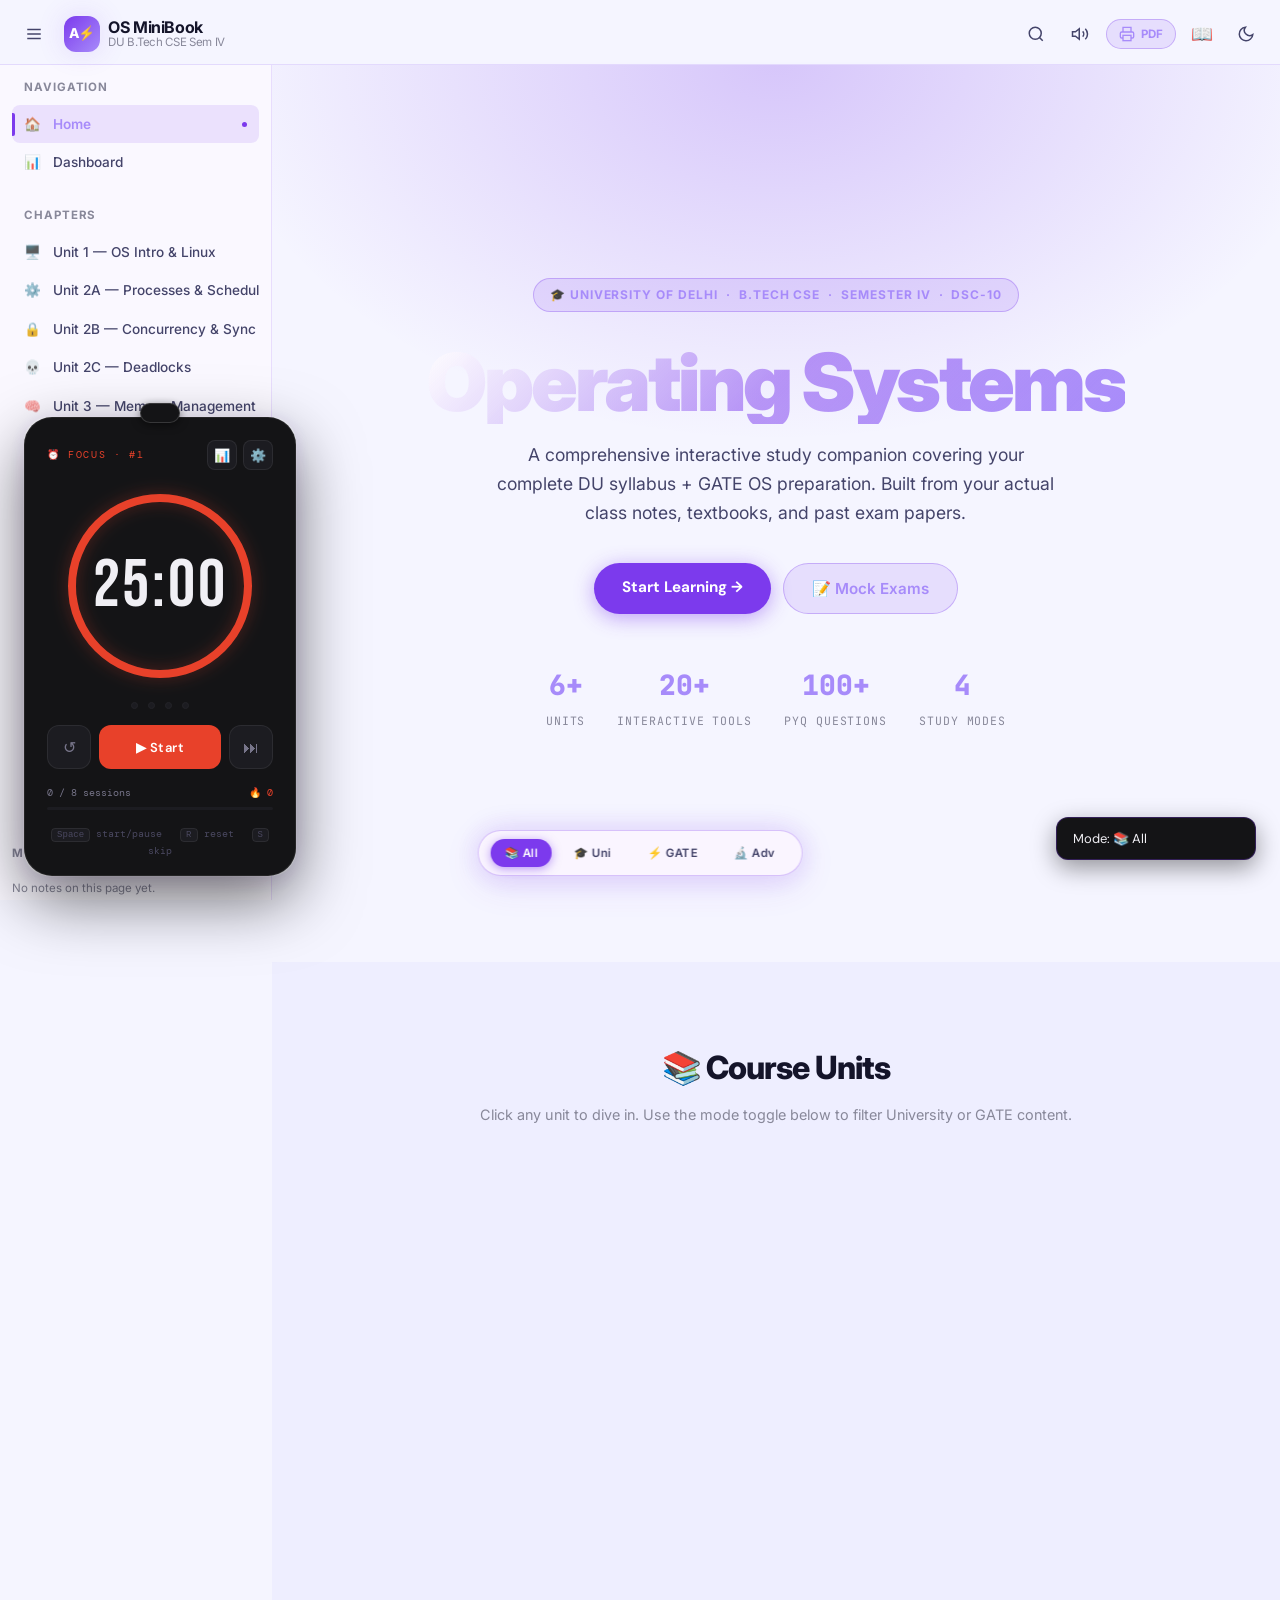
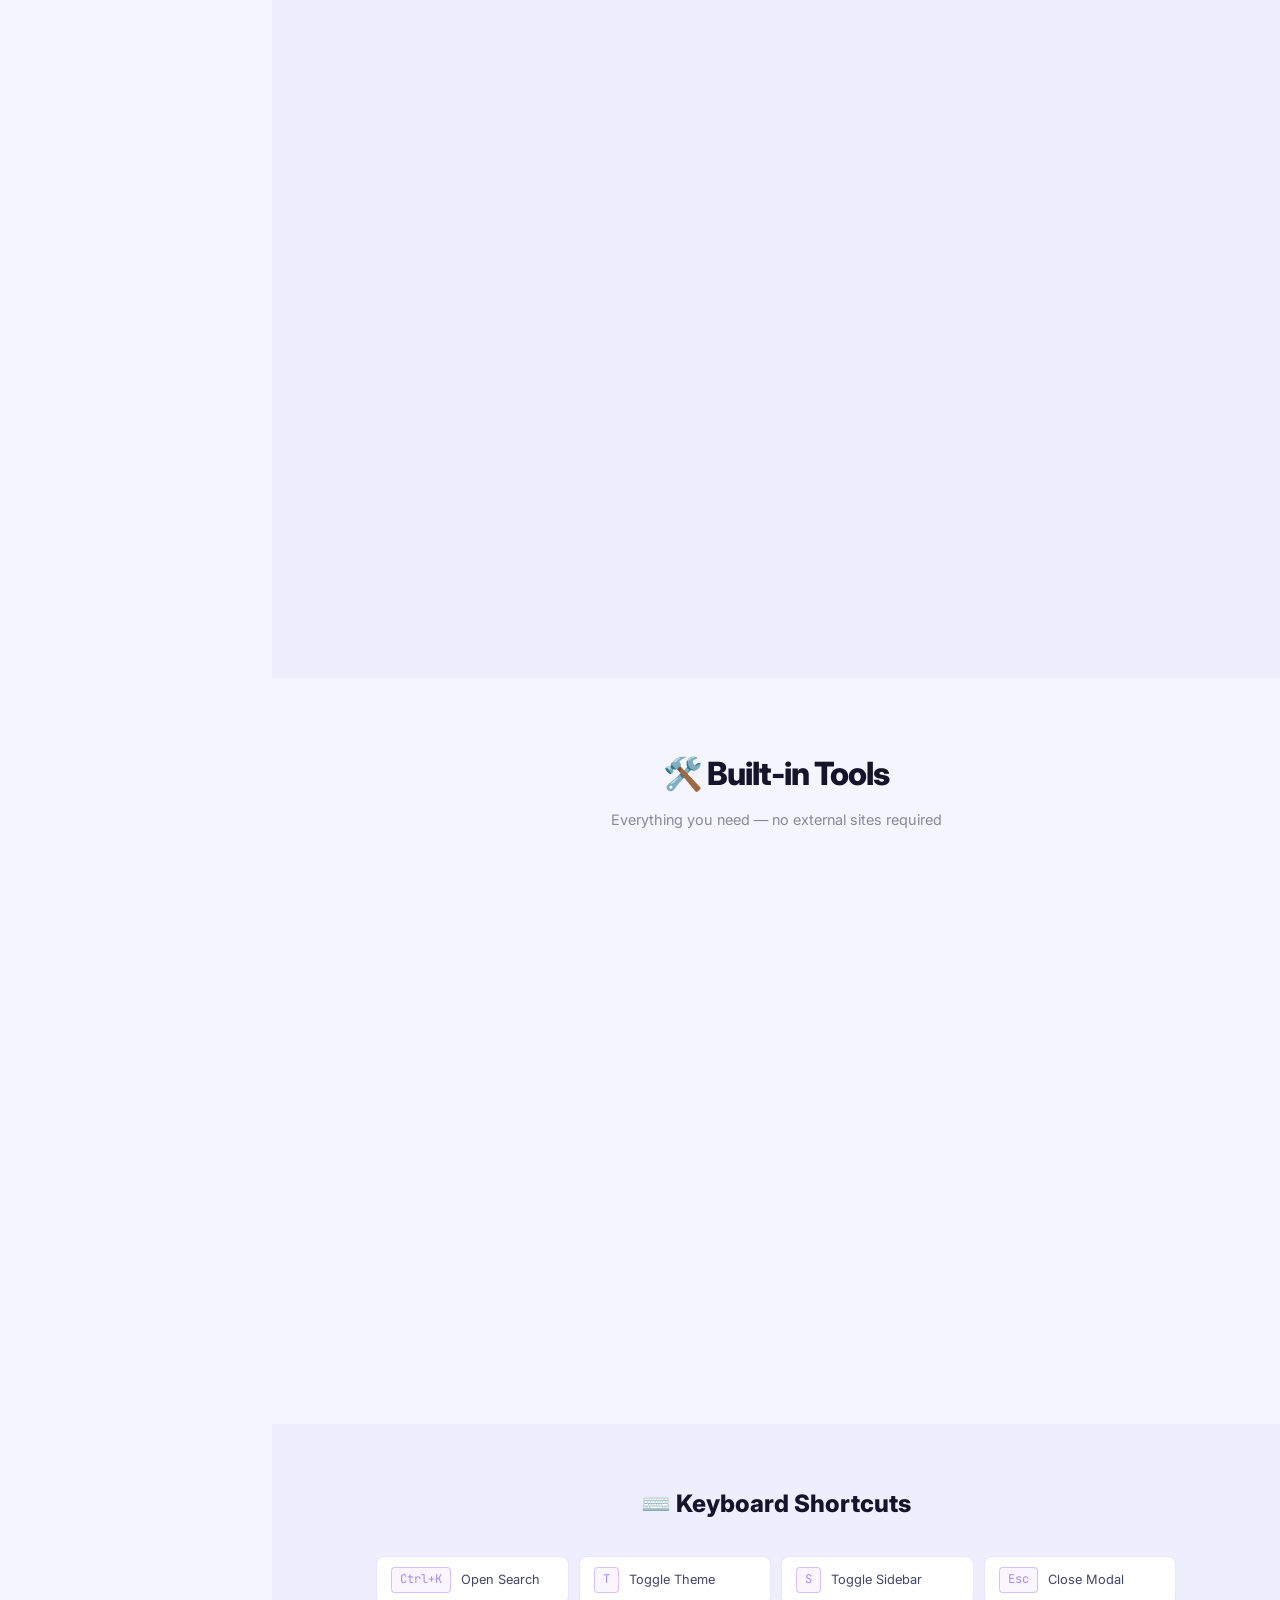
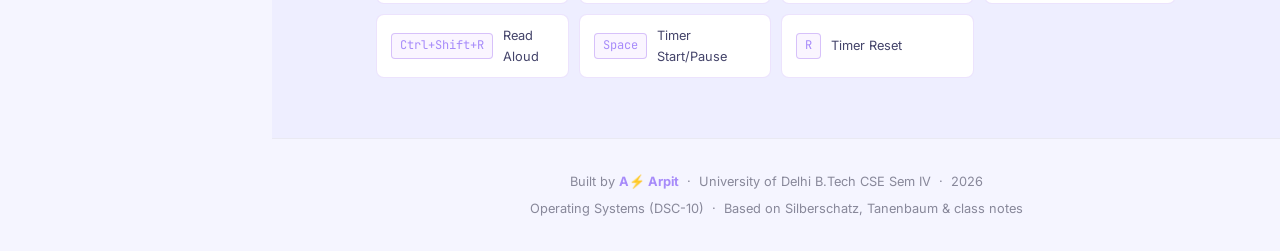
<file: index.html>
<!DOCTYPE html>
<html lang="en" data-theme="dark">
<head>
<!-- ⚡ Arpit | OS MiniBook 2026 | University of Delhi -->
<meta charset="UTF-8"><meta name="viewport" content="width=device-width,initial-scale=1">
<meta name="author" content="Arpit"><meta name="description" content="Operating Systems MiniBook - B.Tech CSE Sem IV, University of Delhi. Covers GATE + University syllabus with interactive tools.">
<meta name="application-name" content="OS MiniBook">
<meta name="theme-color" content="#7c3aed">
<meta name="apple-mobile-web-app-capable" content="yes">
<meta name="apple-mobile-web-app-status-bar-style" content="black-translucent">
<meta name="apple-mobile-web-app-title" content="OS MiniBook">
<meta name="mobile-web-app-capable" content="yes">
<title>OS MiniBook ⚡ | Arpit | DU B.Tech CSE Sem IV</title>
<link rel="preconnect" href="https://fonts.googleapis.com">
<link rel="preconnect" href="https://fonts.gstatic.com" crossorigin>
<link rel="manifest" href="./manifest.json">
<link rel="stylesheet" href="assets/css/main.css">
<link rel="stylesheet" href="assets/css/components.css">
<link rel="stylesheet" href="assets/css/animations.css">
<link rel="stylesheet" href="assets/css/timer.css">
<style>
/* Landing page specific */
.hero { position:relative; min-height:100vh; display:flex; align-items:center; justify-content:center; text-align:center; overflow:hidden; background:var(--bg-base); }
.hero-bg { position:absolute;inset:0; background:radial-gradient(ellipse 80% 60% at 50% 0%, rgba(124,58,237,0.25) 0%, transparent 70%); pointer-events:none; }
.hero-content { position:relative; z-index:1; max-width:780px; padding:0 24px; }
.hero-badge { display:inline-flex;align-items:center;gap:8px; background:var(--accent-soft);border:1px solid var(--accent-border);border-radius:99px; padding:6px 16px; font-size:.75rem;font-weight:700;letter-spacing:.08em;text-transform:uppercase;color:var(--accent-light);margin-bottom:28px; }
.hero-title { font-size:clamp(2.5rem,7vw,5rem);font-weight:900;letter-spacing:-.04em;line-height:1.05; background:linear-gradient(135deg,#fff 0%,var(--accent-glow) 50%,var(--accent-light) 100%);-webkit-background-clip:text;-webkit-text-fill-color:transparent;background-clip:text;margin-bottom:16px; }
.hero-sub { font-size:1.1rem;color:var(--tx-secondary);line-height:1.65;margin-bottom:36px;max-width:560px;margin-left:auto;margin-right:auto; }
.hero-btns { display:flex;gap:12px;justify-content:center;flex-wrap:wrap;margin-bottom:48px; }
.btn-primary { background:var(--accent);color:#fff;padding:12px 28px;border-radius:99px;font-weight:700;font-size:.95rem;transition:all .25s;box-shadow:0 4px 20px rgba(124,58,237,.45); }
.btn-primary:hover { background:var(--accent-light);transform:translateY(-2px);box-shadow:0 8px 28px rgba(124,58,237,.6);color:#fff; }
.btn-secondary { background:var(--accent-soft);color:var(--accent-light);padding:12px 28px;border-radius:99px;font-weight:600;font-size:.95rem;border:1px solid var(--accent-border);transition:all .25s; }
.btn-secondary:hover { background:var(--accent-border);transform:translateY(-2px); }
.stats-row { display:flex;gap:32px;justify-content:center;flex-wrap:wrap;margin-bottom:16px; }
.stat { text-align:center; }
.stat-num { font-size:1.75rem;font-weight:800;color:var(--accent-light);font-family:var(--font-mono); }
.stat-label { font-size:.72rem;text-transform:uppercase;letter-spacing:.08em;color:var(--tx-muted);margin-top:2px; }
/* Unit grid */
.units-section { padding:80px 24px; background:var(--bg-surface); }
.units-section h2 { text-align:center;font-size:2rem;font-weight:800;letter-spacing:-.03em;margin-bottom:8px;color:var(--tx-primary); }
.units-section .section-sub { text-align:center;color:var(--tx-muted);font-size:.9rem;margin-bottom:48px; }
.units-grid { display:grid;grid-template-columns:repeat(auto-fill,minmax(300px,1fr));gap:20px;max-width:1100px;margin:0 auto; }
/* Feature strip */
.features-section { padding:70px 24px; background:var(--bg-base); }
.features-grid { display:grid;grid-template-columns:repeat(auto-fill,minmax(220px,1fr));gap:16px;max-width:1000px;margin:40px auto 0; }
.feature-item { background:var(--bg-card);border:1px solid var(--bd-default);border-radius:var(--r-xl);padding:24px;text-align:center;transition:all .25s; }
.feature-item:hover { border-color:var(--accent-border);box-shadow:var(--sh-glow);transform:translateY(-3px); }
.feature-icon { font-size:2rem;margin-bottom:10px; }
.feature-title { font-weight:700;font-size:.95rem;margin-bottom:6px;color:var(--tx-primary); }
.feature-desc  { font-size:.8rem;color:var(--tx-muted);line-height:1.55; }
/* Keyboard shortcuts panel */
.shortcuts-section { padding:60px 24px;background:var(--bg-surface); }
.shortcuts-grid { display:grid;grid-template-columns:repeat(auto-fill,minmax(180px,1fr));gap:10px;max-width:800px;margin:32px auto 0; }
.shortcut-item { display:flex;align-items:center;gap:10px;background:var(--bg-card);border:1px solid var(--bd-default);border-radius:var(--r-md);padding:10px 14px; }
.shortcut-item kbd { background:var(--bg-elevated);border:1px solid var(--bd-strong);border-radius:4px;padding:2px 8px;font-family:var(--font-mono);font-size:.75rem;color:var(--accent-light);white-space:nowrap; }
.shortcut-item span { font-size:.8rem;color:var(--tx-secondary); }
footer { padding:32px 24px;text-align:center;border-top:1px solid var(--bd-subtle);color:var(--tx-muted);font-size:.8rem; }
.footer-brand { color:var(--accent-light);font-weight:700; }

/* ─── Undo timer.css globals that would break the site layout ──────────── */
/* timer.css sets body to flex-center (full-page app mode) — revert it */
body {
  display:block !important;
  padding:0 !important;
  min-height:unset !important;
  background-color:var(--bg-base) !important;
  font-family:var(--font-sans, inherit) !important;
}
/* timer.css sets --accent:#e8412a on :root — restore the site's purple */
:root {
  --accent:#7c3aed;
  --accent-light:#a78bfa;
  --accent-soft:rgba(124,58,237,.12);
  --accent-border:rgba(124,58,237,.3);
  --accent-glow:rgba(124,58,237,.5);
}
/* Neutralise the body[data-phase] background-image changes */
body[data-phase="work"],
body[data-phase="short_break"],
body[data-phase="long_break"] { background-image:none !important; }

/* ─── Scope all timer design tokens to the widget + its modals ─────────── */
#pomodoro,
#pomo-distraction-modal,
#pomo-settings-modal,
#pomo-analytics-modal,
#pomo-toasts {
  --accent:       #e8412a;
  --accent-dim:   rgba(232,65,42,.18);
  --accent-glow:  rgba(232,65,42,.35);
  --bg:           #0c0c0e;
  --surface:      #141416;
  --surface-2:    #1c1c21;
  --surface-3:    #242429;
  --border:       rgba(255,255,255,.07);
  --border-hover: rgba(255,255,255,.14);
  --text:         #f0eff4;
  --text-muted:   #77758a;
  --text-dim:     #4a4860;
  --green:        #10b981;
  --green-dim:    rgba(16,185,129,.18);
  --teal:         #38bdf8;
  --teal-dim:     rgba(56,189,248,.18);
  --font-display: 'Bebas Neue', sans-serif;
  --font-body:    'DM Sans', sans-serif;
  --font-mono:    'DM Mono', monospace;
  --radius-sm:    8px;
  --radius-md:    12px;
  --radius-lg:    20px;
  --radius-xl:    28px;
  --ease:         cubic-bezier(0.4,0,0.2,1);
  --dur:          0.2s;
}

/* ─── Timer widget sizing ────────────────────────────────────────────────── */
/* Override components.css which sized #pomodoro for the old tiny widget */
#pomodoro {
  width: 272px !important;
  min-width: 272px !important;
  padding: 0 !important;
  background: transparent !important;
  border: none !important;
  overflow: visible !important;
}
#pomo-card { width: 100%; }
#pomo-app  { display: contents; }
</style>
</head>
<body>
<!-- ⚡ Arpit -->
<div id="progress-bar"></div>

<!-- HEADER -->
<header id="main-header">
  <div class="header-left">
    <button id="sidebar-toggle" class="icon-btn" title="Toggle Sidebar (S)">
      <svg viewBox="0 0 24 24" fill="none" stroke="currentColor" stroke-width="2"><line x1="3" y1="6" x2="21" y2="6"/><line x1="3" y1="12" x2="21" y2="12"/><line x1="3" y1="18" x2="21" y2="18"/></svg>
    </button>
    <div class="brand-logo">
      <div class="brand-icon">A⚡</div>
      <div class="brand-text"><span class="main">OS MiniBook</span><span class="sub">DU B.Tech CSE Sem IV</span></div>
    </div>
  </div>
  <span class="header-chapter-title"></span>
  <div class="header-right">
    <button id="search-btn" class="icon-btn" title="Search (Ctrl+K)">
      <svg viewBox="0 0 24 24" fill="none" stroke="currentColor" stroke-width="2"><circle cx="11" cy="11" r="8"/><path d="M21 21l-4.35-4.35"/></svg>
    </button>
    <button id="tts-toggle" class="icon-btn" title="Read Aloud">
      <svg viewBox="0 0 24 24" fill="none" stroke="currentColor" stroke-width="2"><polygon points="11 5 6 9 2 9 2 15 6 15 11 19 11 5"/><path d="M15.54 8.46a5 5 0 010 7.07M19.07 4.93a10 10 0 010 14.14"/></svg>
    </button>
    
    <button id="print-btn" title="Print / Save as PDF (Ctrl+P)" aria-label="Print"><svg viewBox="0 0 24 24" fill="none" stroke="currentColor" stroke-width="2" width="16" height="16" style="flex-shrink:0"><polyline points="6 9 6 2 18 2 18 9"/><path d="M6 18H4a2 2 0 01-2-2v-5a2 2 0 012-2h16a2 2 0 012 2v5a2 2 0 01-2 2h-2"/><rect x="6" y="14" width="12" height="8"/></svg><span class="print-label">PDF</span></button>
    <button id="reading-mode-btn" class="icon-btn" title="Reading Mode (F)" aria-pressed="false" aria-label="Toggle reading mode">📖</button>
    <button id="theme-toggle" class="icon-btn" title="Toggle Theme (T)"></button>
  </div>
</header>

<!-- SIDEBAR -->
<div id="sidebar-overlay"></div>
<aside id="sidebar">
  <nav class="sidebar-nav">
    <!-- ⚡ Arpit -->
    <div class="sidebar-section">
      <div class="sidebar-section-label">Navigation</div>
      <a href="index.html" class="sidebar-link active"><span class="link-icon">🏠</span>Home</a>
      <a href="./progress.html" class="sidebar-link"><span class="link-icon">📊</span>Dashboard</a>
    </div>
    <div class="sidebar-section">
      <div class="sidebar-section-label">Chapters</div>
      <a href="chapters/unit1.html" class="sidebar-link"><span class="link-icon">🖥️</span>Unit 1 — OS Intro & Linux</a>
      <a href="chapters/unit2.html" class="sidebar-link"><span class="link-icon">⚙️</span>Unit 2A — Processes & Scheduling</a>
      <a href="chapters/unit3.html" class="sidebar-link"><span class="link-icon">🔒</span>Unit 2B — Concurrency & Sync</a>
      <a href="chapters/unit4.html" class="sidebar-link"><span class="link-icon">💀</span>Unit 2C — Deadlocks</a>
      <a href="chapters/unit5.html" class="sidebar-link"><span class="link-icon">🧠</span>Unit 3 — Memory Management</a>
      <a href="chapters/unit6.html" class="sidebar-link"><span class="link-icon">📁</span>Unit 4 — File Systems & Security</a>
      <a href="chapters/gate-extra.html" class="sidebar-link" style="color:var(--gate-c)"><span class="link-icon">⚡</span>GATE Extra Topics</a>
    </div>
    <div class="sidebar-section">
      <div class="sidebar-section-label">Mock Exams</div>
      <a href="exams/unit-papers.html" class="sidebar-link"><span class="link-icon">📝</span>Unit-wise Papers</a>
      <a href="exams/full-papers.html" class="sidebar-link"><span class="link-icon">📋</span>Full Mock Papers</a>
    </div>
    <div class="sidebar-section">
      <div class="sidebar-section-label">Progress</div>
      <div id="bookmarks-list"></div>
    </div>
    <div class="sidebar-section">
      <div class="sidebar-section-label">Mode</div>
      <div id="mode-indicator" style="padding:8px 12px;font-size:.8rem;font-weight:700;color:var(--accent-light)">📚 All</div>
    </div>
  </nav>
  <!-- ⚡ Arpit Brand Footer -->
  
    <div class="sidebar-section">
      <div class="sidebar-section-label">My Notes</div>
      <div id="notes-sidebar-list"></div>
    </div>
  <div class="sidebar-footer">
    <div class="sidebar-brand-mark"><div class="mark">A⚡</div><span>Arpit · OS MiniBook 2026</span></div>
  </div>
</aside>

<!-- MAIN CONTENT -->
<main id="main-content">
  <!-- HERO -->
  <section class="hero">
    <div class="hero-bg"></div>
    <!-- ⚡ Arpit -->
    <div class="hero-content anim-slide-up">
      <div class="hero-badge">🎓 University of Delhi &nbsp;·&nbsp; B.Tech CSE &nbsp;·&nbsp; Semester IV &nbsp;·&nbsp; DSC-10</div>
      <h1 class="hero-title">Operating Systems</h1>
      <p class="hero-sub">A comprehensive interactive study companion covering your complete DU syllabus + GATE OS preparation. Built from your actual class notes, textbooks, and past exam papers.</p>
      <div class="hero-btns">
        <a href="chapters/unit1.html" class="btn-primary">Start Learning →</a>
        <a href="exams/full-papers.html" class="btn-secondary">📝 Mock Exams</a>
      </div>
      <div class="stats-row">
        <div class="stat"><div class="stat-num">6+</div><div class="stat-label">Units</div></div>
        <div class="stat"><div class="stat-num">20+</div><div class="stat-label">Interactive Tools</div></div>
        <div class="stat"><div class="stat-num">100+</div><div class="stat-label">PYQ Questions</div></div>
        <div class="stat"><div class="stat-num">4</div><div class="stat-label">Study Modes</div></div>
      </div>
    </div>
  </section>

  <!-- UNITS GRID -->
  <section class="units-section">
    <h2>📚 Course Units</h2>
    <p class="section-sub">Click any unit to dive in. Use the mode toggle below to filter University or GATE content.</p>
    <div class="units-grid stagger-children">
      <a href="chapters/unit1.html" class="unit-card" style="--unit-color:rgba(124,58,237,.12)">
        <div class="unit-num">Unit 1</div>
        <div class="unit-icon">🖥️</div>
        <div class="unit-title">OS Intro & Linux Kernel</div>
        <div class="unit-desc">OS evolution, kernel types (Monolithic/Micro/Layered/Modular), system calls, boot process, LKMs, copy_from_user, virtualization, shell scripting.</div>
        <div class="unit-tags"><span class="unit-tag">System Calls</span><span class="unit-tag">Linux</span><span class="unit-tag">LKMs</span></div>
      </a>
      <a href="chapters/unit2.html" class="unit-card" style="--unit-color:rgba(249,115,22,.1)">
        <div class="unit-num">Unit 2A</div>
        <div class="unit-icon">⚙️</div>
        <div class="unit-title">Process Management & Scheduling</div>
        <div class="unit-desc">Process states, PCB, threads, IPC. CPU scheduling: FCFS, SJF, SRTF, Round Robin, Priority with animated Gantt charts and interactive simulator.</div>
        <div class="unit-tags"><span class="unit-tag">FCFS</span><span class="unit-tag">SRTF</span><span class="unit-tag">Round Robin</span><span class="unit-tag">Gantt</span></div>
      </a>
      <a href="chapters/unit3.html" class="unit-card" style="--unit-color:rgba(6,182,212,.1)">
        <div class="unit-num">Unit 2B</div>
        <div class="unit-icon">🔒</div>
        <div class="unit-title">Concurrency & Synchronization</div>
        <div class="unit-desc">Critical section, Peterson's algorithm, hardware primitives, semaphores, monitors, Readers-Writers, Dining Philosophers, Producer-Consumer.</div>
        <div class="unit-tags"><span class="unit-tag">Semaphores</span><span class="unit-tag">Monitors</span><span class="unit-tag">Peterson's</span></div>
      </a>
      <a href="chapters/unit4.html" class="unit-card" style="--unit-color:rgba(239,68,68,.1)">
        <div class="unit-num">Unit 2C</div>
        <div class="unit-icon">💀</div>
        <div class="unit-title">Deadlocks</div>
        <div class="unit-desc">Coffman conditions, RAG, deadlock prevention and avoidance. Interactive Banker's Algorithm simulator with step-by-step matrix walkthrough.</div>
        <div class="unit-tags"><span class="unit-tag">Banker's Algo</span><span class="unit-tag">RAG</span><span class="unit-tag">Safe State</span></div>
      </a>
      <a href="chapters/unit5.html" class="unit-card" style="--unit-color:rgba(16,185,129,.1)">
        <div class="unit-num">Unit 3</div>
        <div class="unit-icon">🧠</div>
        <div class="unit-title">Memory Management</div>
        <div class="unit-desc">Paging, TLB, EAT calculation, virtual memory, demand paging, page replacement (FIFO/LRU/Optimal) with interactive visualizer, thrashing.</div>
        <div class="unit-tags"><span class="unit-tag">Paging</span><span class="unit-tag">TLB</span><span class="unit-tag">Page Replacement</span></div>
      </a>
      <a href="chapters/unit6.html" class="unit-card" style="--unit-color:rgba(245,158,11,.1)">
        <div class="unit-num">Unit 4</div>
        <div class="unit-icon">📁</div>
        <div class="unit-title">File Systems & Security</div>
        <div class="unit-desc">File concepts, directories, inode structure, allocation methods, disk scheduling algorithms (SCAN, LOOK, SSTF), Unix permissions, security.</div>
        <div class="unit-tags"><span class="unit-tag">inode</span><span class="unit-tag">Disk Scheduling</span><span class="unit-tag">chmod</span></div>
      </a>
      <a href="chapters/gate-extra.html" class="unit-card" style="--unit-color:rgba(6,182,212,.12);border-color:var(--gate-b)">
        <div class="unit-num" style="color:var(--gate-c)">GATE Extra</div>
        <div class="unit-icon">⚡</div>
        <div class="unit-title">GATE-Only Topics</div>
        <div class="unit-desc">Topics tested in GATE but outside DU syllabus: spooling, buffering, multi-processor scheduling, distributed OS concepts, formula sheet, PYQ 2010–2024.</div>
        <div class="unit-tags" style="--unit-tag-c:var(--gate-c)"><span class="unit-tag" style="color:var(--gate-c);border-color:var(--gate-b);background:var(--gate-bg)">PYQ 2010–2024</span><span class="unit-tag" style="color:var(--gate-c);border-color:var(--gate-b);background:var(--gate-bg)">Formula Sheet</span></div>
      </a>
    </div>
  </section>

  <!-- FEATURES -->
  <section class="features-section">
    <h2 style="text-align:center;font-size:2rem;font-weight:800;letter-spacing:-.03em;color:var(--tx-primary)">🛠️ Built-in Tools</h2>
    <p style="text-align:center;color:var(--tx-muted);font-size:.9rem;margin-top:8px">Everything you need — no external sites required</p>
    <div class="features-grid stagger-children">
      <div class="feature-item"><div class="feature-icon">📊</div><div class="feature-title">CPU Scheduler</div><div class="feature-desc">Input processes, pick algorithm, see animated Gantt charts with TAT/WT calculations.</div></div>
      <div class="feature-item"><div class="feature-icon">🏦</div><div class="feature-title">Banker's Algorithm</div><div class="feature-desc">Enter allocation & max matrices, step through safety algorithm, find safe sequence.</div></div>
      <div class="feature-item"><div class="feature-icon">📄</div><div class="feature-title">Page Replacement</div><div class="feature-desc">FIFO, LRU, Optimal visualizer with frame-by-frame animation and fault counter.</div></div>
      <div class="feature-item"><div class="feature-icon">🔊</div><div class="feature-title">Text-to-Speech</div><div class="feature-desc">Listen to any section with voice selection, speed control, and paragraph highlighting.</div></div>
      <div class="feature-item"><div class="feature-icon">🔍</div><div class="feature-title">Instant Search</div><div class="feature-desc">Ctrl+K to search across all chapters with highlighted results and instant navigation.</div></div>
      <div class="feature-item"><div class="feature-icon">🃏</div><div class="feature-title">Flashcards + Quiz</div><div class="feature-desc">Swipeable flashcards and MCQ quiz mode with instant feedback and score tracking.</div></div>
      <div class="feature-item"><div class="feature-icon">🔖</div><div class="feature-title">Bookmarks & Highlights</div><div class="feature-desc">Bookmark sections and highlight text — all saved locally in your browser.</div></div>
      <div class="feature-item"><div class="feature-icon">⏰</div><div class="feature-title">Pomodoro Timer</div><div class="feature-desc">Full-featured 25/5/15 timer with SVG ring, session streaks, daily goals, analytics dashboard, 3 alert sounds, and browser notifications.</div></div>
    </div>
  </section>

  <!-- KEYBOARD SHORTCUTS -->
  <section class="shortcuts-section">
    <h2 style="text-align:center;font-size:1.5rem;font-weight:800;color:var(--tx-primary)">⌨️ Keyboard Shortcuts</h2>
    <div class="shortcuts-grid">
      <div class="shortcut-item"><kbd>Ctrl+K</kbd><span>Open Search</span></div>
      <div class="shortcut-item"><kbd>T</kbd><span>Toggle Theme</span></div>
      <div class="shortcut-item"><kbd>S</kbd><span>Toggle Sidebar</span></div>
      <div class="shortcut-item"><kbd>Esc</kbd><span>Close Modal</span></div>
      <div class="shortcut-item"><kbd>Ctrl+Shift+R</kbd><span>Read Aloud</span></div>
      <div class="shortcut-item"><kbd>Space</kbd><span>Timer Start/Pause</span></div>
      <div class="shortcut-item"><kbd>R</kbd><span>Timer Reset</span></div>
    </div>
  </section>

  <footer>
    <!-- ⚡ Arpit -->
    <p>Built by <span class="footer-brand">A⚡ Arpit</span> &nbsp;·&nbsp; University of Delhi B.Tech CSE Sem IV &nbsp;·&nbsp; 2026</p>
    <p style="margin-top:6px">Operating Systems (DSC-10) &nbsp;·&nbsp; Based on Silberschatz, Tanenbaum &amp; class notes</p>
  </footer>
</main>

<!-- FLOATING MODE PANEL -->
<div id="mode-panel">
  <button class="mode-btn active" data-mode="all">📚 All</button>
  <button class="mode-btn uni-btn" data-mode="uni">🎓 Uni</button>
  <button class="mode-btn gate-btn" data-mode="gate">⚡ GATE</button>
  <button class="mode-btn adv-btn" data-mode="advanced">🔬 Adv</button>
</div>

<!-- TTS FLOATING PANEL -->
<div id="tts-panel">
  <div class="tts-controls">
    <button class="tts-btn" id="tts-play" title="Play/Pause">▶</button>
    <button class="tts-btn" id="tts-stop" title="Stop">⏹</button>
    <div class="tts-speed">
      <span>Speed</span>
      <input type="range" id="tts-rate" min="0.5" max="2" step="0.1" value="1">
      <span id="tts-rate-label">1.0x</span>
    </div>
  </div>
  <div class="tts-voice">
    <select id="tts-voice-select"><option>Loading voices…</option></select>
  </div>
</div>

<!-- ═══════════════════════════════════════════════════════════
     POMODORO TIMER  (Industry Edition — Arpit 2026)
     Full widget: SVG ring · analytics · settings · toasts
══════════════════════════════════════════════════════════ -->
<div id="pomodoro">
  <div id="pomo-card">

    <!-- Header: phase label + action buttons -->
    <div id="pomo-header">
      <div id="pomo-label" role="status" aria-live="polite">⏰ FOCUS · #1</div>
      <div id="pomo-header-actions">
        <button class="hdr-btn" id="pomo-btn-stats"    title="Analytics"  aria-label="Open analytics">📊</button>
        <button class="hdr-btn" id="pomo-btn-settings" title="Settings"   aria-label="Open settings">⚙️</button>
      </div>
    </div>

    <!-- SVG countdown ring + time display -->
    <div id="pomo-ring-wrap" role="img" aria-label="Timer countdown ring">
      <svg id="pomo-ring" viewBox="0 0 200 200" aria-hidden="true">
        <circle class="ring-track" cx="100" cy="100" r="88"/>
        <circle id="ring-progress" cx="100" cy="100" r="88"/>
      </svg>
      <div id="pomo-time-wrap">
        <div id="pomo-time" role="timer" aria-atomic="true">25:00</div>
        <span id="pomo-time-live" aria-live="polite" aria-atomic="true"></span>
      </div>
    </div>

    <!-- Session progress dots (toward long break) -->
    <div id="pomo-sessions" aria-label="Session progress toward long break">
      <div class="session-dot" id="dot-0" role="presentation"></div>
      <div class="session-dot" id="dot-1" role="presentation"></div>
      <div class="session-dot" id="dot-2" role="presentation"></div>
      <div class="session-dot" id="dot-3" role="presentation"></div>
    </div>

    <!-- Controls -->
    <div id="pomo-controls">
      <button class="btn-icon" id="pomo-reset" title="Reset (R)"      aria-label="Reset timer">↺</button>
      <button id="pomo-start"                  aria-label="Start timer">▶ Start</button>
      <button class="btn-icon" id="pomo-skip"  title="Skip phase (S)" aria-label="Skip phase">⏭</button>
    </div>

    <!-- Daily goal progress bar + streak counter -->
    <div id="pomo-goal-wrap">
      <div id="pomo-goal-label">
        <span id="pomo-goal-text">0 / 8 sessions</span>
        <span id="pomo-streak">🔥 0</span>
      </div>
      <div id="pomo-goal-bar" role="progressbar" aria-valuemin="0" aria-valuemax="100" aria-valuenow="0">
        <div id="pomo-goal-fill"></div>
      </div>
    </div>

    <!-- Keyboard hints -->
    <div id="pomo-hints" aria-hidden="true">
      <kbd>Space</kbd> start/pause &nbsp; <kbd>R</kbd> reset &nbsp; <kbd>S</kbd> skip
    </div>

  </div><!-- /#pomo-card -->
</div><!-- /#pomodoro -->

<!-- ── Timer toast container (separate from site's #toast-container) ── -->
<div id="pomo-toasts" aria-live="assertive" aria-atomic="true" role="status"></div>

<!-- ── Distraction / focus prompt modal ──────────────────────────────── -->
<div id="pomo-distraction-modal" class="modal" hidden role="dialog" aria-modal="true" aria-labelledby="distraction-title">
  <div class="modal-box">
    <div class="distraction-icon">🎯</div>
    <h2 class="distraction-title" id="distraction-title">Ready to focus?</h2>
    <p class="distraction-body">Set your intention before starting. A few seconds of prep leads to a better session.</p>
    <div class="distraction-checklist">
      <label><input type="checkbox"> Close distracting tabs</label>
      <label><input type="checkbox"> Silence your phone</label>
      <label><input type="checkbox"> Get water / snacks ready</label>
      <label><input type="checkbox"> Know what you're working on</label>
    </div>
    <div class="modal-row">
      <button class="btn-ghost" id="distraction-skip">Skip</button>
      <button class="btn-primary" id="distraction-ok">I'm Ready →</button>
    </div>
  </div>
</div>

<!-- ── Settings modal ────────────────────────────────────────────────── -->
<div id="pomo-settings-modal" class="modal" hidden role="dialog" aria-modal="true" aria-labelledby="settings-title">
  <div class="modal-box modal-wide">
    <div class="modal-header">
      <h2 id="settings-title">Timer Settings</h2>
      <button class="modal-close" id="settings-close" aria-label="Close settings">✕</button>
    </div>
    <div class="settings-scroll">

      <div class="settings-section">
        <h3>Timer Durations</h3>
        <div class="setting-row">
          <label for="set-work">Work — <span id="val-work">25</span>m</label>
          <input type="range" id="set-work" min="5" max="60" step="5" value="25">
        </div>
        <div class="setting-row">
          <label for="set-short">Short Break — <span id="val-short">5</span>m</label>
          <input type="range" id="set-short" min="1" max="30" step="1" value="5">
        </div>
        <div class="setting-row">
          <label for="set-long">Long Break — <span id="val-long">15</span>m</label>
          <input type="range" id="set-long" min="5" max="60" step="5" value="15">
        </div>
        <div class="setting-row">
          <label for="set-sessions-long">Sessions before long break — <span id="val-sessions-long">4</span></label>
          <input type="range" id="set-sessions-long" min="2" max="8" step="1" value="4">
        </div>
      </div>

      <div class="settings-section">
        <h3>Behaviour</h3>
        <div class="setting-row">
          <label for="set-autostart">Auto-start next phase</label>
          <label class="toggle"><input type="checkbox" id="set-autostart"><span class="toggle-knob"></span></label>
        </div>
        <div class="setting-row">
          <label for="set-distraction">Show focus prompt on start</label>
          <label class="toggle"><input type="checkbox" id="set-distraction" checked><span class="toggle-knob"></span></label>
        </div>
        <div class="setting-row">
          <label for="set-goal">Daily session goal — <span id="val-goal">8</span></label>
          <input type="range" id="set-goal" min="1" max="20" step="1" value="8">
        </div>
      </div>

      <div class="settings-section">
        <h3>Sound</h3>
        <div class="setting-row">
          <label for="set-volume">Volume — <span id="val-volume">60</span>%</label>
          <input type="range" id="set-volume" min="0" max="1" step="0.05" value="0.6">
        </div>
        <div class="sound-options" role="group" aria-label="Alert sound">
          <button class="sound-opt active" data-sound="bell"    aria-pressed="true">🔔 Bell</button>
          <button class="sound-opt"        data-sound="chime"   aria-pressed="false">🎵 Chime</button>
          <button class="sound-opt"        data-sound="digital" aria-pressed="false">📟 Digital</button>
        </div>
      </div>

      <div class="settings-section">
        <h3>Notifications</h3>
        <button id="set-notif" class="btn-ghost btn-block">🔔 Enable Browser Notifications</button>
      </div>

      <div class="settings-section">
        <h3>Danger Zone</h3>
        <button id="set-reset-defaults" class="btn-ghost btn-block btn-danger">↩ Reset All Settings to Defaults</button>
      </div>

    </div><!-- /.settings-scroll -->
  </div>
</div>

<!-- ── Analytics modal ────────────────────────────────────────────────── -->
<div id="pomo-analytics-modal" class="modal" hidden role="dialog" aria-modal="true" aria-labelledby="analytics-title">
  <div class="modal-box modal-wide">
    <div class="modal-header">
      <h2 id="analytics-title">Your Focus Stats</h2>
      <button class="modal-close" id="analytics-close" aria-label="Close analytics">✕</button>
    </div>
    <div class="analytics-scroll">

      <div class="stats-grid">
        <div class="stat-card">
          <div class="stat-value" id="stat-today">0</div>
          <div class="stat-label">Sessions Today</div>
        </div>
        <div class="stat-card">
          <div class="stat-value" id="stat-focus">0m</div>
          <div class="stat-label">Focus Time Today</div>
        </div>
        <div class="stat-card">
          <div class="stat-value" id="stat-total">0</div>
          <div class="stat-label">All-time Sessions</div>
        </div>
        <!-- Goal ring — spans all 3 columns -->
        <div class="stat-card stat-card-goal" style="grid-column:span 3">
          <div class="stat-goal-ring-wrap">
            <svg viewBox="0 0 64 64" width="64" height="64">
              <circle class="stat-goal-ring-bg" cx="32" cy="32" r="28"/>
              <circle id="stat-goal-ring"        cx="32" cy="32" r="28"/>
            </svg>
            <div id="stat-goal-pct">0%</div>
          </div>
          <div class="stat-goal-info">
            <div class="stat-value" id="stat-streak">0</div>
            <div class="stat-label">Day streak 🔥<br><span style="color:var(--text-muted)">Best: <span id="stat-best">0</span></span></div>
          </div>
        </div>
      </div>

      <div class="week-section">
        <h3>This Week</h3>
        <div id="week-chart" class="week-chart" aria-label="Sessions per day this week"></div>
      </div>

      <div class="analytics-actions">
        <button id="export-csv"    class="btn-ghost">⬇ Export CSV</button>
        <button id="export-json"   class="btn-ghost">⬇ Export JSON</button>
        <button id="clear-history" class="btn-ghost btn-danger">🗑 Clear History</button>
      </div>

    </div><!-- /.analytics-scroll -->
  </div>
</div>

<!-- SEARCH MODAL -->
<div id="search-modal">
  <div class="search-box">
    <div class="search-input-wrap">
      <span class="s-icon">🔍</span>
      <input id="search-input" type="text" placeholder="Search chapters, topics, algorithms…" autocomplete="off">
    </div>
    <div id="search-results"></div>
    <div class="search-hint">
      <span><kbd>↵</kbd> to navigate</span>
      <span><kbd>Esc</kbd> to close</span>
      <span><kbd>Ctrl+K</kbd> to open</span>
    </div>
  </div>
</div>

<!-- MOBILE NAV -->
<nav id="mobile-nav">
  <button class="mobile-nav-btn" onclick="SidebarManager?.toggle()"><span class="icon">☰</span>Menu</button>
  <a href="index.html" class="mobile-nav-btn active"><span class="icon">🏠</span>Home</a>
  <a href="chapters/unit1.html" class="mobile-nav-btn"><span class="icon">📖</span>Units</a>
  <a href="exams/unit-papers.html" class="mobile-nav-btn"><span class="icon">📝</span>Exams</a>
  <button class="mobile-nav-btn" onclick="SearchManager?.open()"><span class="icon">🔍</span>Search</button>
</nav>

<!-- ⚡ Arpit | arpit.os.minibook.2026 -->
<div id="toast-container"></div>
<script src="assets/js/state.js"></script>
<script src="assets/js/core.js"></script>
<script src="assets/js/modes.js"></script>
<script src="assets/js/tts.js"></script>
<!-- ⚡ Pomodoro Timer — Industry Edition (load order matters) -->
<script src="assets/js/timer-settings.js"></script>      <!-- 1. Settings (no deps, auto-loads) -->
<script src="assets/js/timer.js"></script>                <!-- 2. PomoBus + PomoTimer (needs PomoSettings) -->
<script src="assets/js/timer-analytics.js"></script>      <!-- 3. Analytics (needs PomoBus + PomoSettings) -->
<script src="assets/js/timer-notifications.js"></script>  <!-- 4. Notifications (needs PomoBus + PomoSettings) -->
<script src="assets/js/timer-ui.js"></script>             <!-- 5. UI last — bootstraps everything on DOMContentLoaded -->
<script src="./assets/js/print.js"></script>
<script src="./assets/js/notes.js"></script>
<script src="./assets/js/glossary.js"></script>
</body>
</html>
</file>
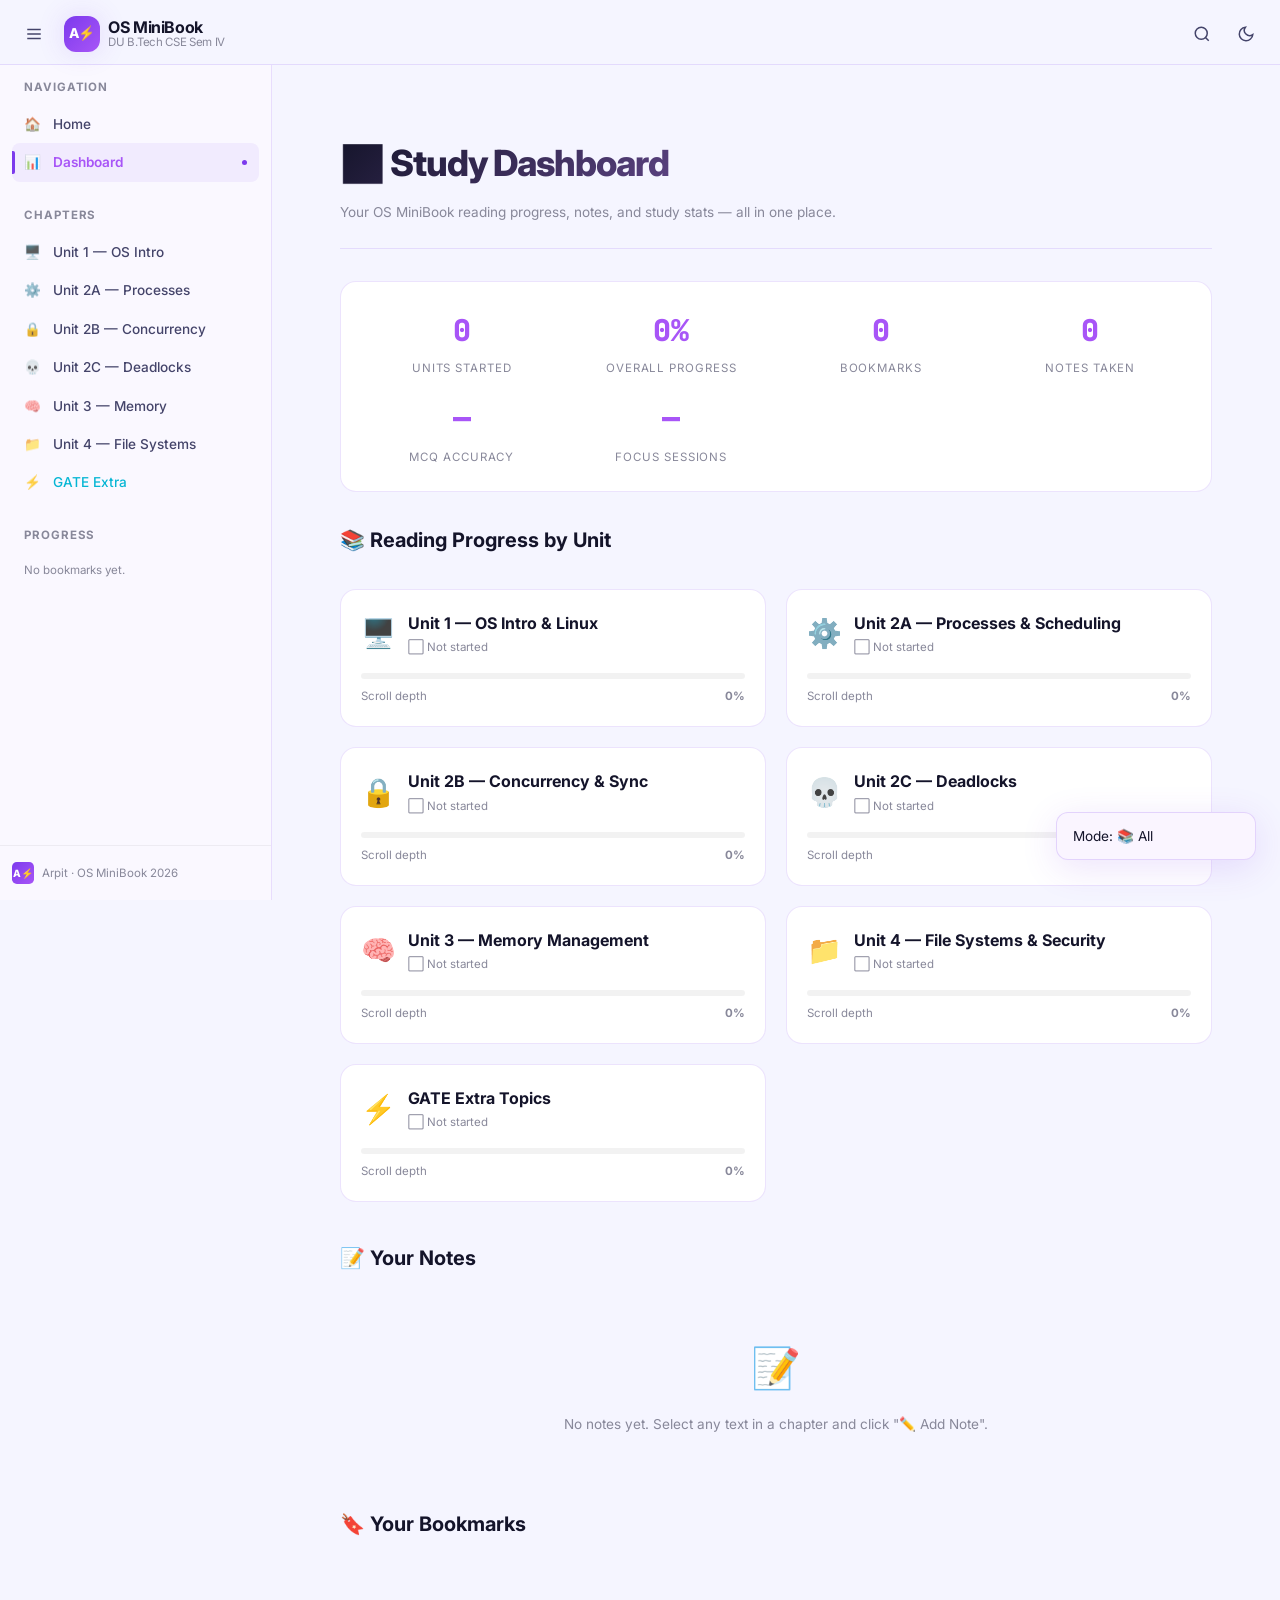
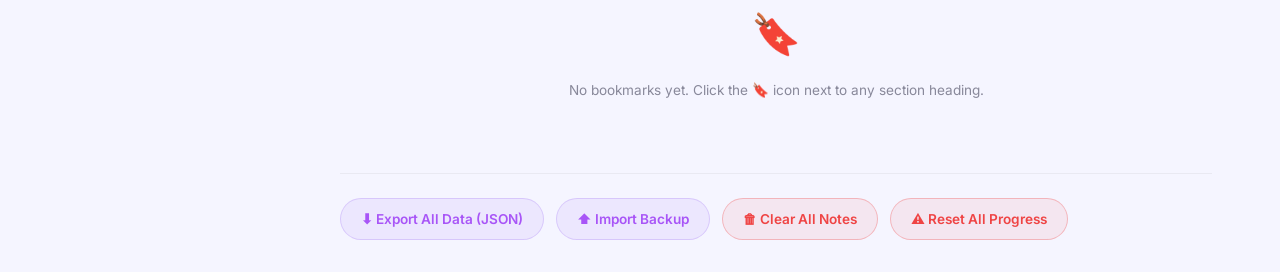
<file: progress.html>
<!DOCTYPE html>
<html lang="en" data-theme="dark">
<head>
<!-- ⚡ Arpit | OS MiniBook 2026 — Progress Dashboard -->
<meta charset="UTF-8"><meta name="viewport" content="width=device-width,initial-scale=1">
<meta name="author" content="Arpit">
<meta name="description" content="Study Progress Dashboard — OS MiniBook DU B.Tech CSE Sem IV">
<meta name="application-name" content="OS MiniBook">
<meta name="theme-color" content="#7c3aed">
<meta name="apple-mobile-web-app-capable" content="yes">
<meta name="apple-mobile-web-app-status-bar-style" content="black-translucent">
<meta name="apple-mobile-web-app-title" content="OS MiniBook">
<meta name="mobile-web-app-capable" content="yes">
<title>Progress Dashboard | OS MiniBook ⚡ Arpit</title>
<link rel="preconnect" href="https://fonts.googleapis.com">
<link rel="preconnect" href="https://fonts.gstatic.com" crossorigin>
<link rel="manifest" href="manifest.json">
<link rel="stylesheet" href="assets/css/main.css">
<link rel="stylesheet" href="assets/css/components.css">
<link rel="stylesheet" href="assets/css/animations.css">
<style>
.dash-hero { padding: var(--sp-10) 0 var(--sp-6); border-bottom: 1px solid var(--bd-default); margin-bottom: var(--sp-8); }
.dash-hero h1 { font-size: var(--text-4xl); font-weight: 800; letter-spacing: -.03em;
  background: linear-gradient(135deg, var(--tx-primary) 0%, var(--accent-glow) 100%);
  -webkit-background-clip: text; -webkit-text-fill-color: transparent; background-clip: text; }
.dash-hero p { color: var(--tx-muted); margin-top: var(--sp-2); font-size: var(--text-sm); }
.section-title { font-size: var(--text-xl); font-weight: 700; margin-bottom: var(--sp-5); color: var(--tx-primary); display: flex; align-items: center; gap: var(--sp-3); }
.actions-row { display: flex; gap: var(--sp-3); flex-wrap: wrap; margin-top: var(--sp-8); padding-top: var(--sp-6); border-top: 1px solid var(--bd-subtle); }
.action-btn { padding: var(--sp-3) var(--sp-5); border-radius: var(--r-full); font-weight: 600; font-size: var(--text-sm); cursor: pointer; border: 1px solid var(--accent-border); color: var(--accent-light); background: var(--accent-soft); transition: all var(--t-fast); }
.action-btn:hover { background: var(--accent); color: #fff; box-shadow: var(--sh-glow); }
.action-btn.danger { border-color: rgba(239,68,68,.3); color: var(--danger); background: rgba(239,68,68,.08); }
.action-btn.danger:hover { background: rgba(239,68,68,.2); box-shadow: none; }
.notes-table { width:100%; border-collapse:collapse; font-size: var(--text-sm); margin-top: var(--sp-4); }
.notes-table th { background: var(--accent-soft); color: var(--accent-light); padding: var(--sp-2) var(--sp-4); text-align:left; font-weight:700; border-bottom:2px solid var(--accent-border); }
.notes-table td { padding: var(--sp-3) var(--sp-4); border-bottom: 1px solid var(--bd-subtle); color: var(--tx-secondary); vertical-align:top; }
.notes-table tr:hover td { background: var(--accent-soft); }
.note-dot { display:inline-block; width:10px;height:10px;border-radius:50%;margin-right:6px;vertical-align:middle; }
.empty-state { text-align:center; padding: var(--sp-10); color:var(--tx-muted); font-size:var(--text-sm); }
.empty-icon  { font-size:2.5rem; margin-bottom:var(--sp-3); }
</style>
</head>
<body>
<!-- ⚡ Arpit -->
<div id="progress-bar"></div>

<header id="main-header">
  <div class="header-left">
    <button id="sidebar-toggle" class="icon-btn" title="Toggle Sidebar (S)">
      <svg viewBox="0 0 24 24" fill="none" stroke="currentColor" stroke-width="2"><line x1="3" y1="6" x2="21" y2="6"/><line x1="3" y1="12" x2="21" y2="12"/><line x1="3" y1="18" x2="21" y2="18"/></svg>
    </button>
    <div class="brand-logo">
      <div class="brand-icon">A⚡</div>
      <div class="brand-text"><span class="main">OS MiniBook</span><span class="sub">DU B.Tech CSE Sem IV</span></div>
    </div>
  </div>
  <span class="header-chapter-title"></span>
  <div class="header-right">
    <button id="search-btn" class="icon-btn" title="Search (Ctrl+K)">
      <svg viewBox="0 0 24 24" fill="none" stroke="currentColor" stroke-width="2"><circle cx="11" cy="11" r="8"/><path d="M21 21l-4.35-4.35"/></svg>
    </button>
    <button id="theme-toggle" class="icon-btn" title="Toggle Theme (T)"></button>
  </div>
</header>

<div id="sidebar-overlay"></div>
<aside id="sidebar">
  <nav class="sidebar-nav">
    <div class="sidebar-section">
      <div class="sidebar-section-label">Navigation</div>
      <a href="index.html" class="sidebar-link"><span class="link-icon">🏠</span>Home</a>
      <a href="progress.html" class="sidebar-link active"><span class="link-icon">📊</span>Dashboard</a>
    </div>
    <div class="sidebar-section">
      <div class="sidebar-section-label">Chapters</div>
      <a href="chapters/unit1.html" class="sidebar-link"><span class="link-icon">🖥️</span>Unit 1 — OS Intro</a>
      <a href="chapters/unit2.html" class="sidebar-link"><span class="link-icon">⚙️</span>Unit 2A — Processes</a>
      <a href="chapters/unit3.html" class="sidebar-link"><span class="link-icon">🔒</span>Unit 2B — Concurrency</a>
      <a href="chapters/unit4.html" class="sidebar-link"><span class="link-icon">💀</span>Unit 2C — Deadlocks</a>
      <a href="chapters/unit5.html" class="sidebar-link"><span class="link-icon">🧠</span>Unit 3 — Memory</a>
      <a href="chapters/unit6.html" class="sidebar-link"><span class="link-icon">📁</span>Unit 4 — File Systems</a>
      <a href="chapters/gate-extra.html" class="sidebar-link" style="color:var(--gate-c)"><span class="link-icon">⚡</span>GATE Extra</a>
    </div>
    <div class="sidebar-section">
      <div class="sidebar-section-label">Progress</div>
      <div id="bookmarks-list"></div>
    </div>
  </nav>
  <div class="sidebar-footer">
    <div class="sidebar-brand-mark"><div class="mark">A⚡</div><span>Arpit · OS MiniBook 2026</span></div>
  </div>
</aside>

<main id="main-content">
<div class="content-inner">

  <div class="dash-hero">
    <h1>📊 Study Dashboard</h1>
    <p>Your OS MiniBook reading progress, notes, and study stats — all in one place.</p>
  </div>

  <!-- SUMMARY BAR -->
  <div class="dash-summary-bar" id="dash-summary">
    <div class="dash-sum-item"><div class="dash-sum-val" id="sum-units-read">—</div><div class="dash-sum-lbl">Units Started</div></div>
    <div class="dash-sum-item"><div class="dash-sum-val" id="sum-overall">—</div><div class="dash-sum-lbl">Overall Progress</div></div>
    <div class="dash-sum-item"><div class="dash-sum-val" id="sum-bookmarks">—</div><div class="dash-sum-lbl">Bookmarks</div></div>
    <div class="dash-sum-item"><div class="dash-sum-val" id="sum-notes">—</div><div class="dash-sum-lbl">Notes Taken</div></div>
    <div class="dash-sum-item"><div class="dash-sum-val" id="sum-mcq">—</div><div class="dash-sum-lbl">MCQ Accuracy</div></div>
    <div class="dash-sum-item"><div class="dash-sum-val" id="sum-focus">—</div><div class="dash-sum-lbl">Focus Sessions</div></div>
  </div>

  <!-- UNIT PROGRESS CARDS -->
  <div class="section-title">📚 Reading Progress by Unit</div>
  <div class="dash-grid" id="dash-unit-grid">
    <!-- Populated by JS -->
  </div>

  <!-- NOTES TABLE -->
  <div class="section-title" style="margin-top:var(--sp-10)">📝 Your Notes</div>
  <div id="dash-notes-section">
    <div class="empty-state"><div class="empty-icon">📝</div>No notes yet. Select any text in a chapter and click "✏️ Add Note".</div>
  </div>

  <!-- BOOKMARKS TABLE -->
  <div class="section-title" style="margin-top:var(--sp-8)">🔖 Your Bookmarks</div>
  <div id="dash-bookmarks-section">
    <div class="empty-state"><div class="empty-icon">🔖</div>No bookmarks yet. Click the 🔖 icon next to any section heading.</div>
  </div>

  <!-- ACTIONS -->
  <div class="actions-row">
    <button class="action-btn" id="dash-export">⬇ Export All Data (JSON)</button>
    <button class="action-btn" id="dash-import">⬆ Import Backup</button>
    <button class="action-btn danger" id="dash-clear-notes">🗑 Clear All Notes</button>
    <button class="action-btn danger" id="dash-clear-all">⚠️ Reset All Progress</button>
  </div>

</div>
</main>

<!-- SEARCH MODAL -->
<div id="search-modal">
  <div class="search-box">
    <div class="search-input-wrap">
      <span class="s-icon">🔍</span>
      <input id="search-input" type="text" placeholder="Search chapters, topics, algorithms…" autocomplete="off">
    </div>
    <div id="search-results"></div>
    <div class="search-hint">
      <span><kbd>↵</kbd> to navigate</span>
      <span><kbd>Esc</kbd> to close</span>
      <span><kbd>Ctrl+K</kbd> to open</span>
    </div>
  </div>
</div>

<div id="toast-container"></div>
<script src="assets/js/state.js"></script>
<script src="assets/js/core.js"></script>
<script src="assets/js/modes.js"></script>
<script>
// ─── Progress Dashboard Logic ────────────────────────────────────
const escapeHTML = (value) => String(value)
  .replace(/&/g, '&amp;')
  .replace(/</g, '&lt;')
  .replace(/>/g, '&gt;')
  .replace(/"/g, '&quot;')
  .replace(/'/g, '&#39;');

const UNITS = [
  { file: 'unit1.html', icon: '🖥️', name: 'Unit 1 — OS Intro & Linux',          href: 'chapters/unit1.html' },
  { file: 'unit2.html', icon: '⚙️', name: 'Unit 2A — Processes & Scheduling',    href: 'chapters/unit2.html' },
  { file: 'unit3.html', icon: '🔒', name: 'Unit 2B — Concurrency & Sync',        href: 'chapters/unit3.html' },
  { file: 'unit4.html', icon: '💀', name: 'Unit 2C — Deadlocks',                 href: 'chapters/unit4.html' },
  { file: 'unit5.html', icon: '🧠', name: 'Unit 3 — Memory Management',         href: 'chapters/unit5.html' },
  { file: 'unit6.html', icon: '📁', name: 'Unit 4 — File Systems & Security',   href: 'chapters/unit6.html' },
  { file: 'gate-extra.html', icon: '⚡', name: 'GATE Extra Topics',             href: 'chapters/gate-extra.html' },
];

document.addEventListener('DOMContentLoaded', () => {
  const progress  = StateManager.getAllReadProgress?.() || {};
  const bookmarks = StateManager.get('bookmarks') || [];
  const mcqStats  = StateManager.getMCQStats?.() || { total:0, correct:0, pct:0 };
  const notes     = JSON.parse(localStorage.getItem('os-notes-v1') || '{}');
  const pomoData  = JSON.parse(localStorage.getItem('pomo-analytics') || '{}');
  const sessions  = pomoData.allTimeSessions || 0;

  // ── Summary Bar ───────────────────────────────────────────────
  const started  = UNITS.filter(u => (progress[u.file] || 0) > 0).length;
  const allPcts  = UNITS.map(u => progress[u.file] || 0);
  const overall  = Math.round(allPcts.reduce((a,b) => a+b, 0) / UNITS.length);
  const noteCount= Object.keys(notes).length;

  document.getElementById('sum-units-read').textContent  = started;
  document.getElementById('sum-overall').textContent     = overall + '%';
  document.getElementById('sum-bookmarks').textContent   = bookmarks.length;
  document.getElementById('sum-notes').textContent       = noteCount;
  document.getElementById('sum-mcq').textContent        = mcqStats.total ? mcqStats.pct + '%' : '—';
  document.getElementById('sum-focus').textContent       = sessions || '—';

  // ── Unit Cards ────────────────────────────────────────────────
  const grid = document.getElementById('dash-unit-grid');
  grid.innerHTML = UNITS.map(u => {
    const pct = progress[u.file] || 0;
    const badge = pct >= 90 ? '✅' : pct >= 50 ? '📖' : pct > 0 ? '🔄' : '⬜';
    return `
      <a href="${u.href}" class="dash-unit-card" style="text-decoration:none;color:inherit">
        <div class="dash-unit-top">
          <div class="dash-unit-icon">${escapeHTML(u.icon)}</div>
          <div>
            <div class="dash-unit-name">${escapeHTML(u.name)}</div>
            <div style="font-size:var(--text-xs);color:var(--tx-muted);margin-top:2px">${escapeHTML(badge)} ${pct >= 90 ? 'Completed' : pct >= 50 ? 'In Progress' : pct > 0 ? 'Started' : 'Not started'}</div>
          </div>
        </div>
        <div class="dash-progress-bar">
          <div class="dash-progress-fill" style="width:${pct}%"></div>
        </div>
        <div class="dash-progress-label">
          <span>Scroll depth</span><span><strong>${pct}%</strong></span>
        </div>
      </a>
    `;
  }).join('');

  // Animate fills after DOM is ready
  requestAnimationFrame(() => {
    document.querySelectorAll('.dash-progress-fill').forEach(el => {
      const w = el.style.width; el.style.width = '0'; 
      setTimeout(() => el.style.width = w, 100);
    });
  });

  // ── Notes Table ───────────────────────────────────────────────
  const notesSection = document.getElementById('dash-notes-section');
  const noteEntries  = Object.entries(notes);
  if (noteEntries.length) {
    notesSection.innerHTML = `
      <table class="notes-table">
        <thead><tr><th>Color</th><th>Highlighted Text</th><th>Your Note</th><th>Page</th><th>Date</th></tr></thead>
        <tbody>
          ${noteEntries.sort((a,b) => b[1].ts - a[1].ts).map(([id, n]) => `
            <tr>
              <td><span class="note-dot" style="background:${escapeHTML(n.color)}"></span></td>
              <td style="color:var(--tx-primary);max-width:180px;overflow:hidden;text-overflow:ellipsis;white-space:nowrap" title="${escapeHTML(n.selectedText)}">${escapeHTML(n.selectedText).slice(0,60)}${n.selectedText.length>60?'…':''}</td>
              <td style="max-width:220px">${escapeHTML(n.noteText).slice(0,80)}${n.noteText.length>80?'…':''}</td>
              <td><a href="chapters/${escapeHTML(n.page)}" style="color:var(--accent-light)">${escapeHTML(n.page)}</a></td>
              <td style="white-space:nowrap;color:var(--tx-muted)">${escapeHTML(new Date(n.ts).toLocaleDateString('en-IN'))}</td>
            </tr>
          `).join('')}
        </tbody>
      </table>
    `;
  }

  // ── Bookmarks Table ───────────────────────────────────────────
  const bmSection = document.getElementById('dash-bookmarks-section');
  if (bookmarks.length) {
    bmSection.innerHTML = `
      <table class="notes-table">
        <thead><tr><th>Section</th><th>Link</th><th>Date Added</th></tr></thead>
        <tbody>
          ${bookmarks.map(b => `
            <tr>
              <td style="color:var(--tx-primary)">🔖 ${escapeHTML(b.label || b.id)}</td>
              <td><a href="${escapeHTML(b.url)}" style="color:var(--accent-light)">${escapeHTML(b.url.split('/').pop())}</a></td>
              <td style="color:var(--tx-muted)">${b.ts ? escapeHTML(new Date(b.ts).toLocaleDateString('en-IN')) : '—'}</td>
            </tr>
          `).join('')}
        </tbody>
      </table>
    `;
  }

  // ── Actions ───────────────────────────────────────────────────
  document.getElementById('dash-export')?.addEventListener('click', () => StateManager.exportData());
  document.getElementById('dash-import')?.addEventListener('click', () => StateManager.importData());
  document.getElementById('dash-clear-notes')?.addEventListener('click', () => {
    if (confirm('Delete ALL your notes? This cannot be undone.')) {
      localStorage.removeItem('os-notes-v1');
      Toast.show('🗑 All notes cleared.', 'info');
      setTimeout(() => location.reload(), 800);
    }
  });
  document.getElementById('dash-clear-all')?.addEventListener('click', () => {
    if (confirm('Reset ALL progress (bookmarks, notes, read progress)? This cannot be undone.')) {
      localStorage.clear();
      Toast.show('⚠️ All data cleared. Reloading…', 'error');
      setTimeout(() => location.reload(), 1200);
    }
  });
});
</script>
</body>
</html>
</file>
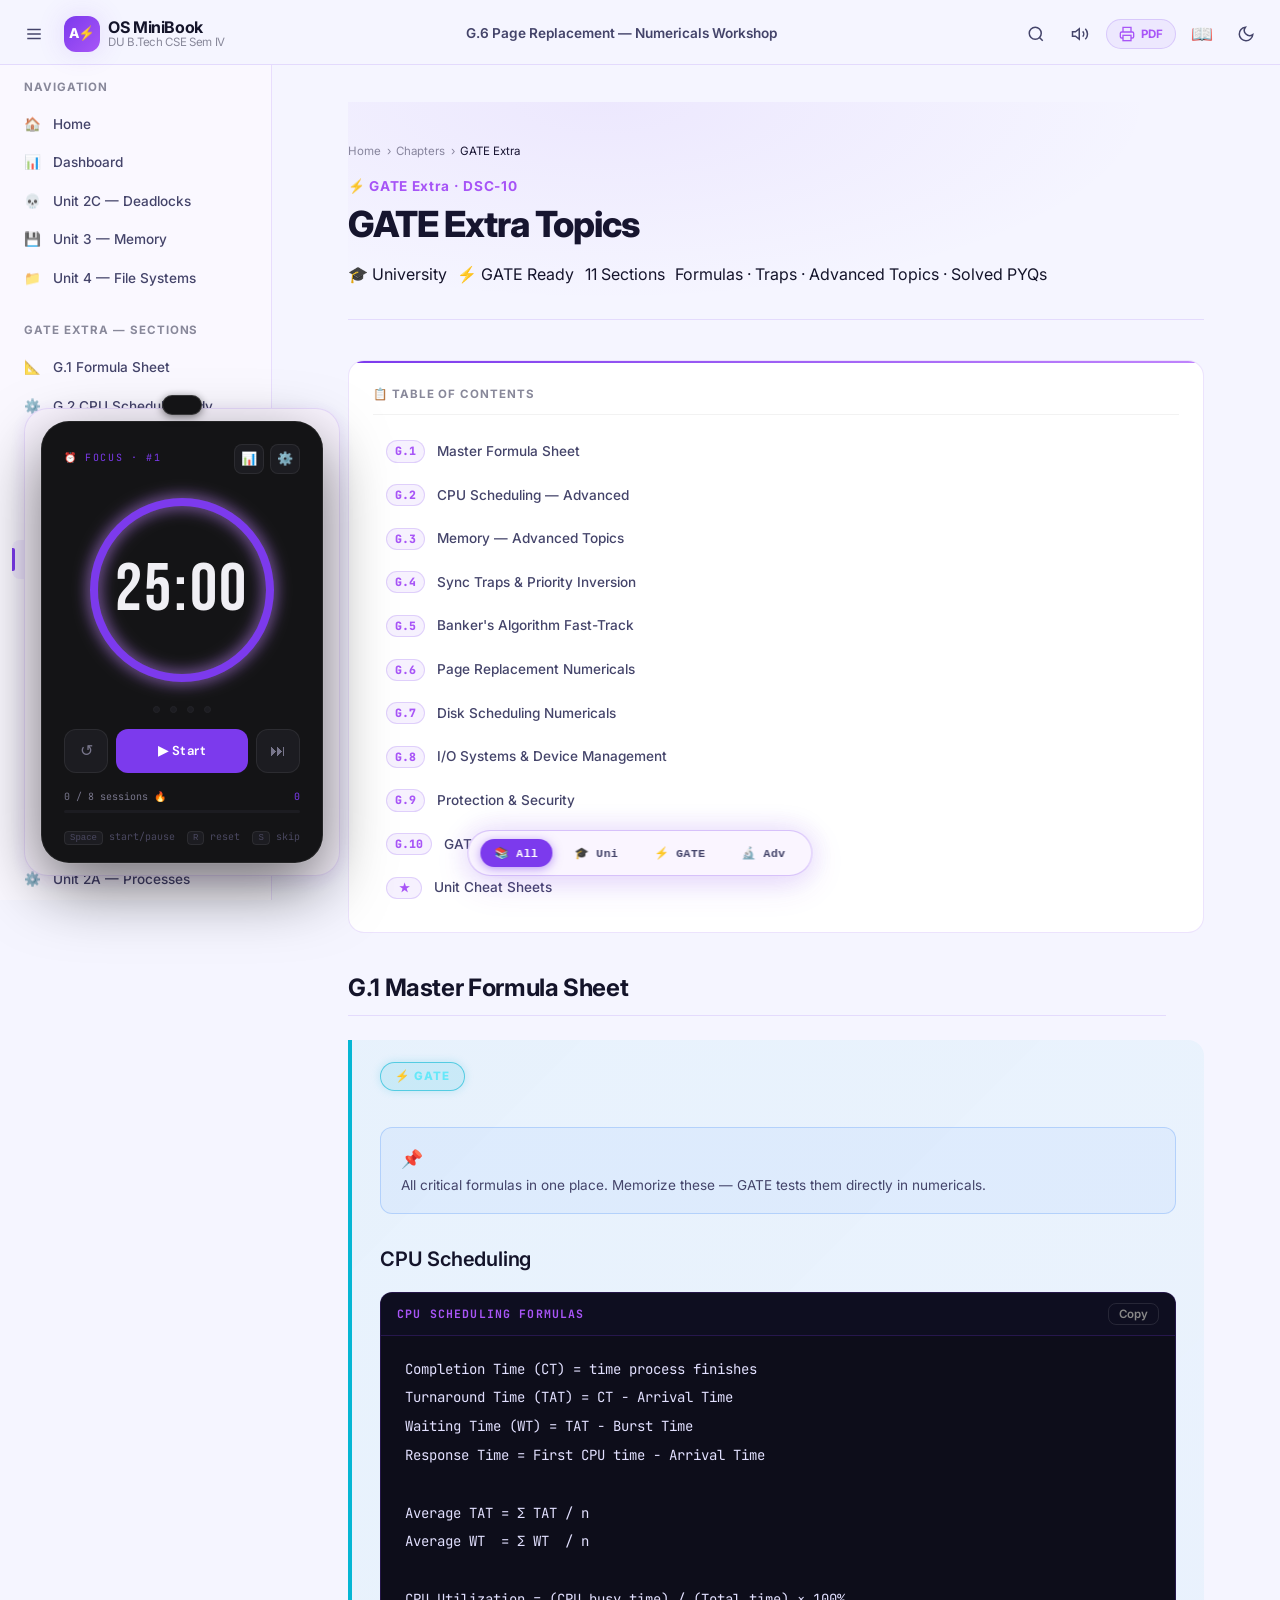
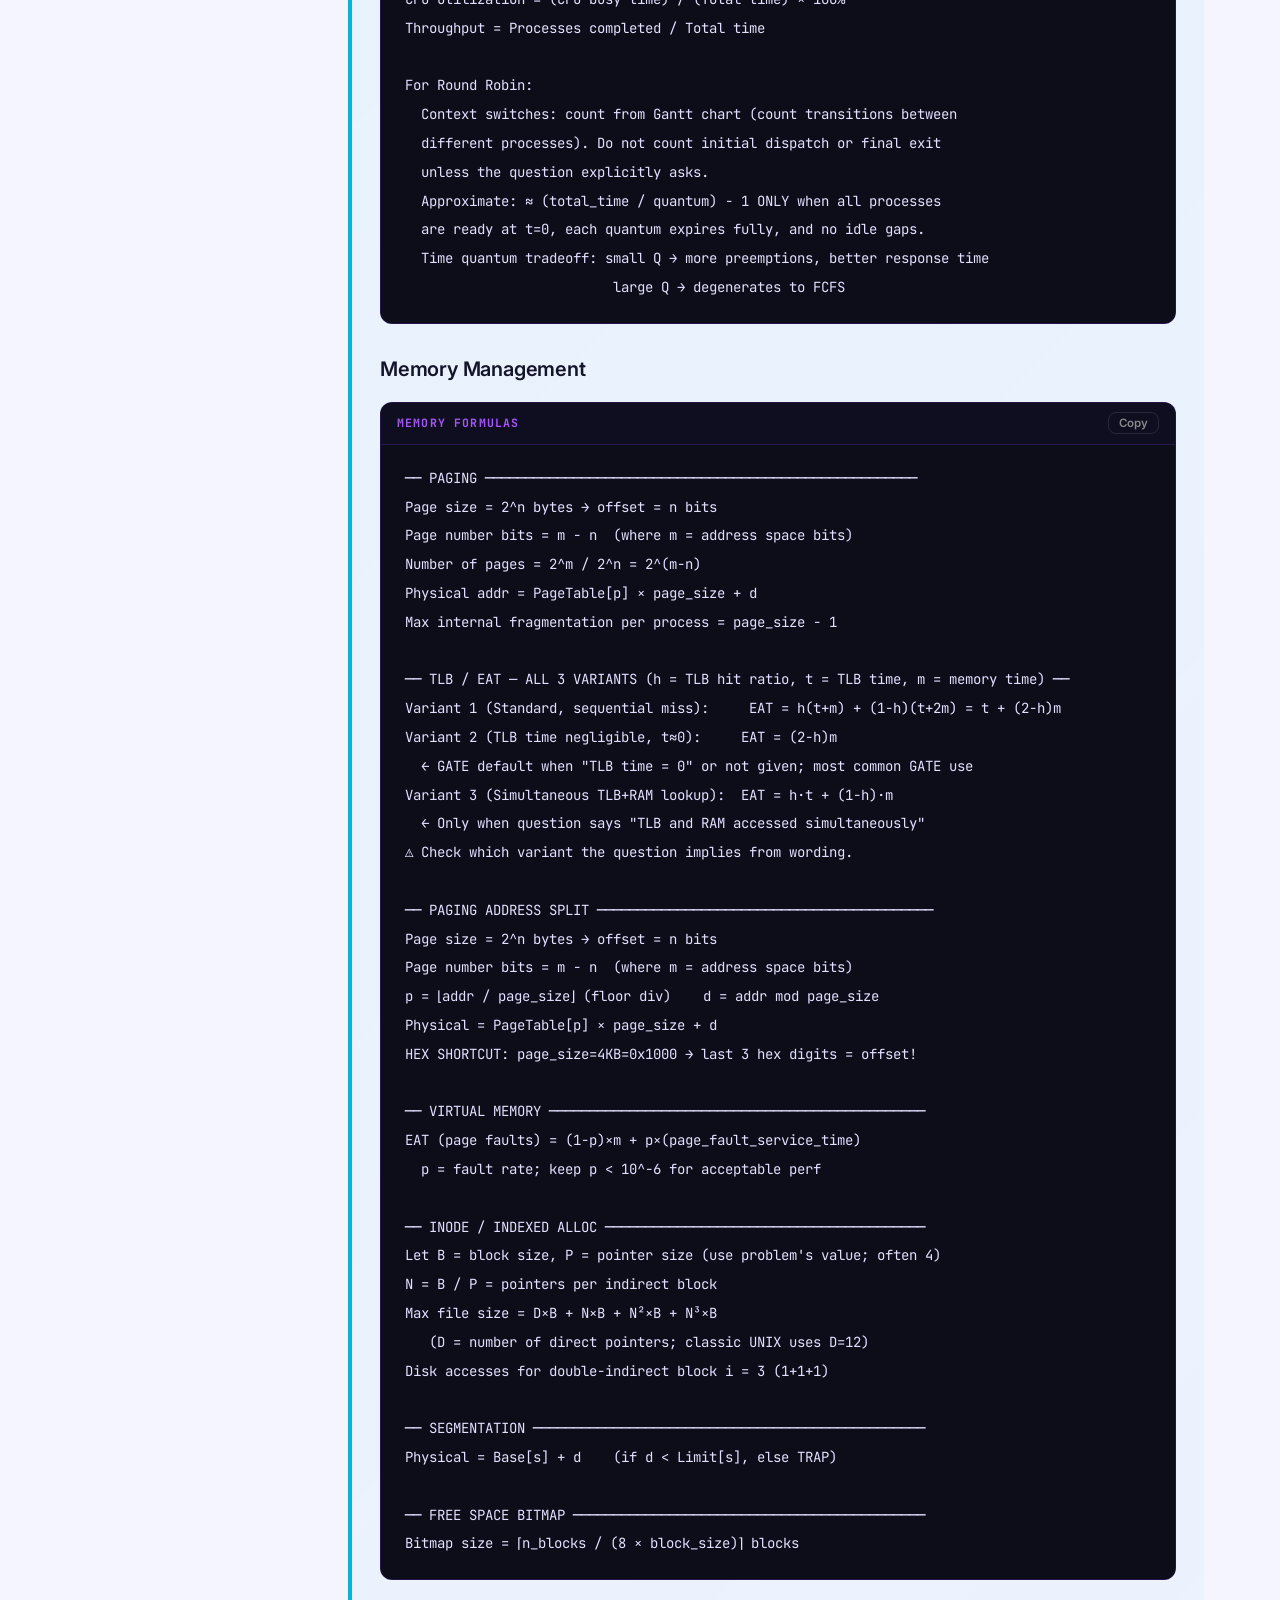
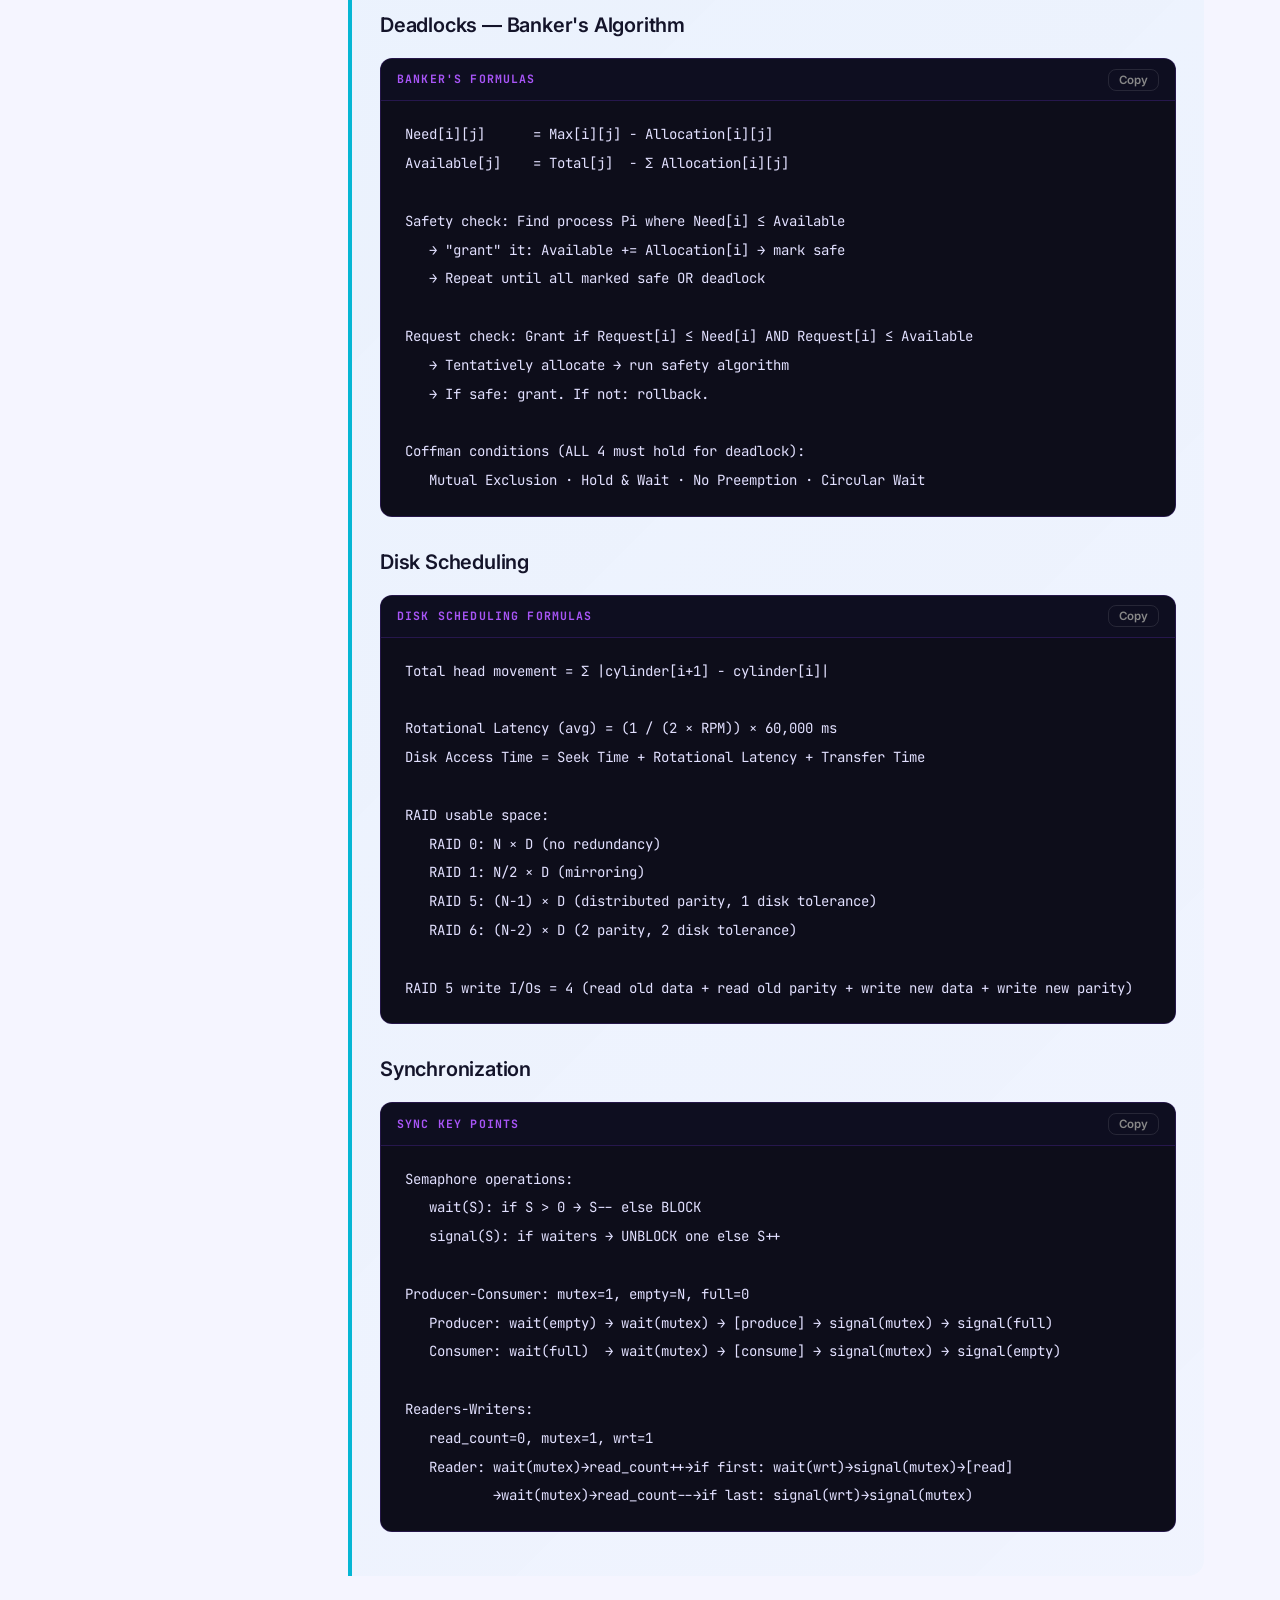
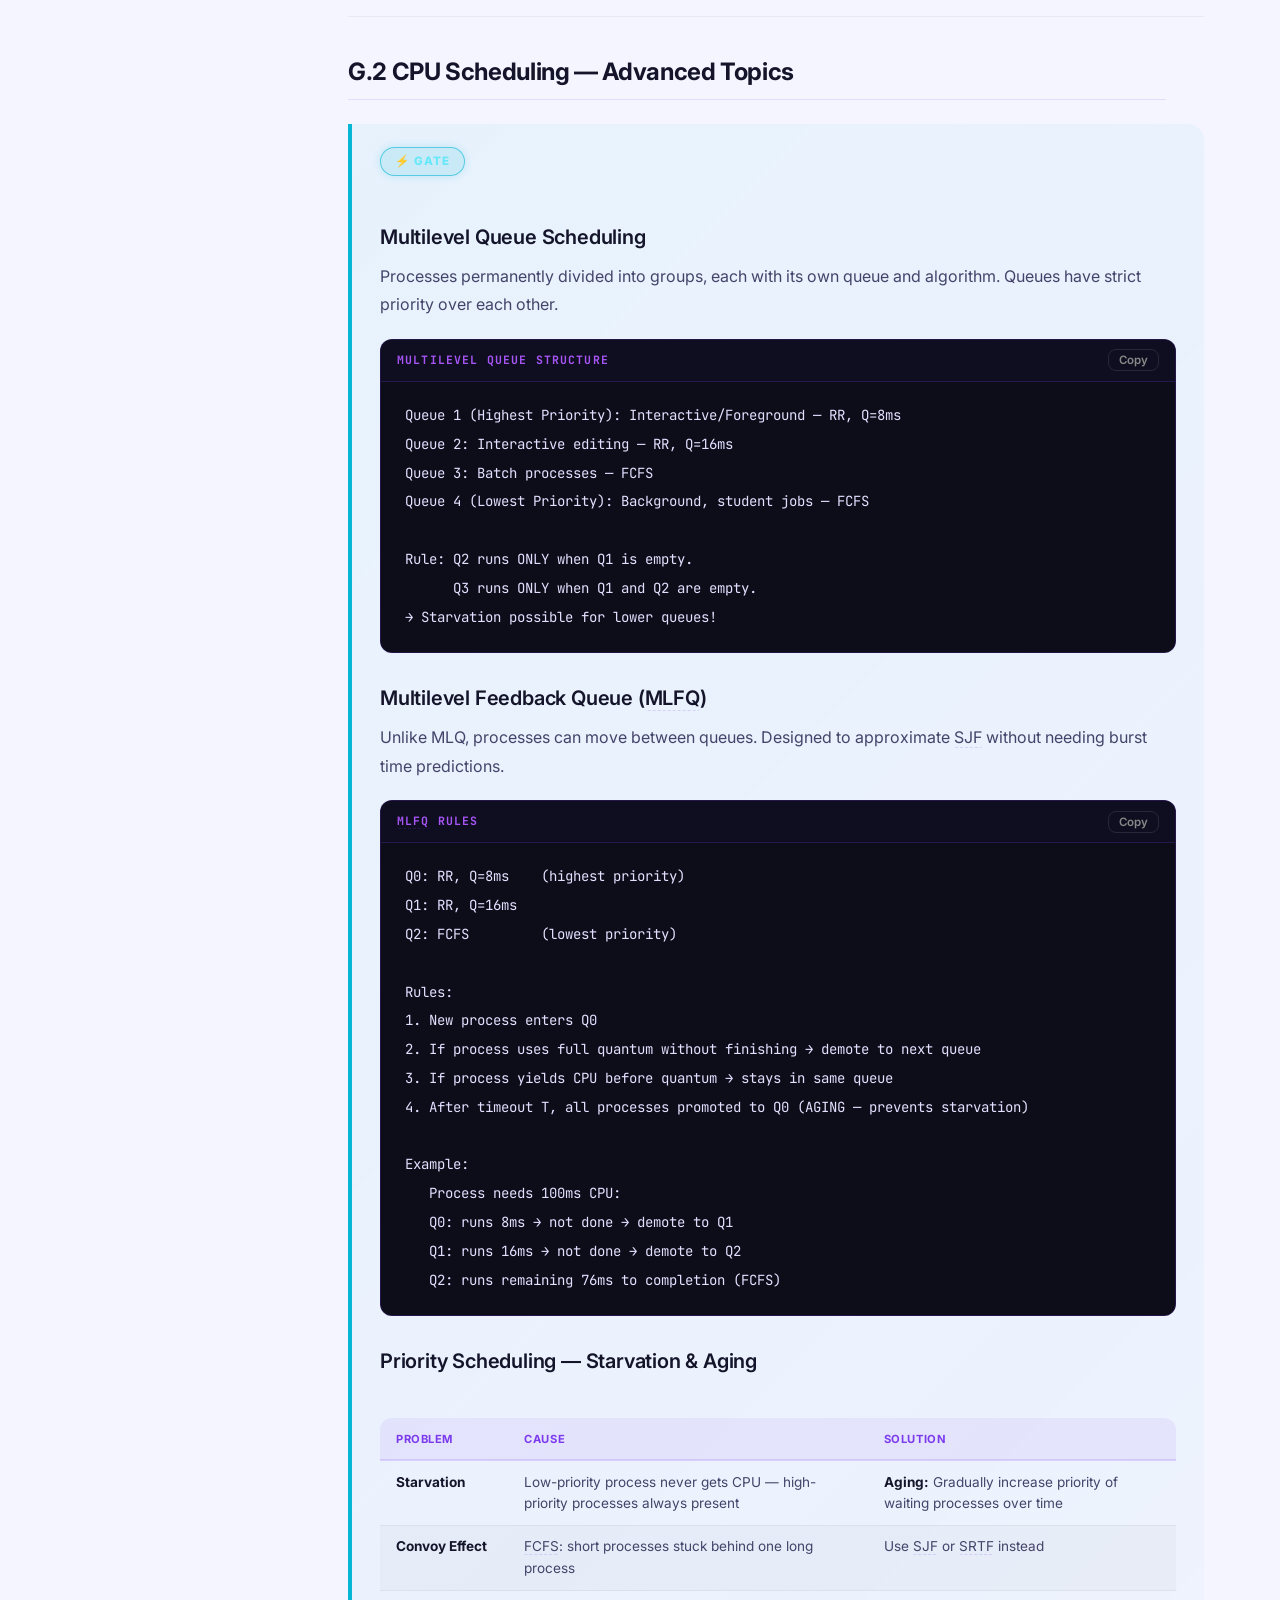
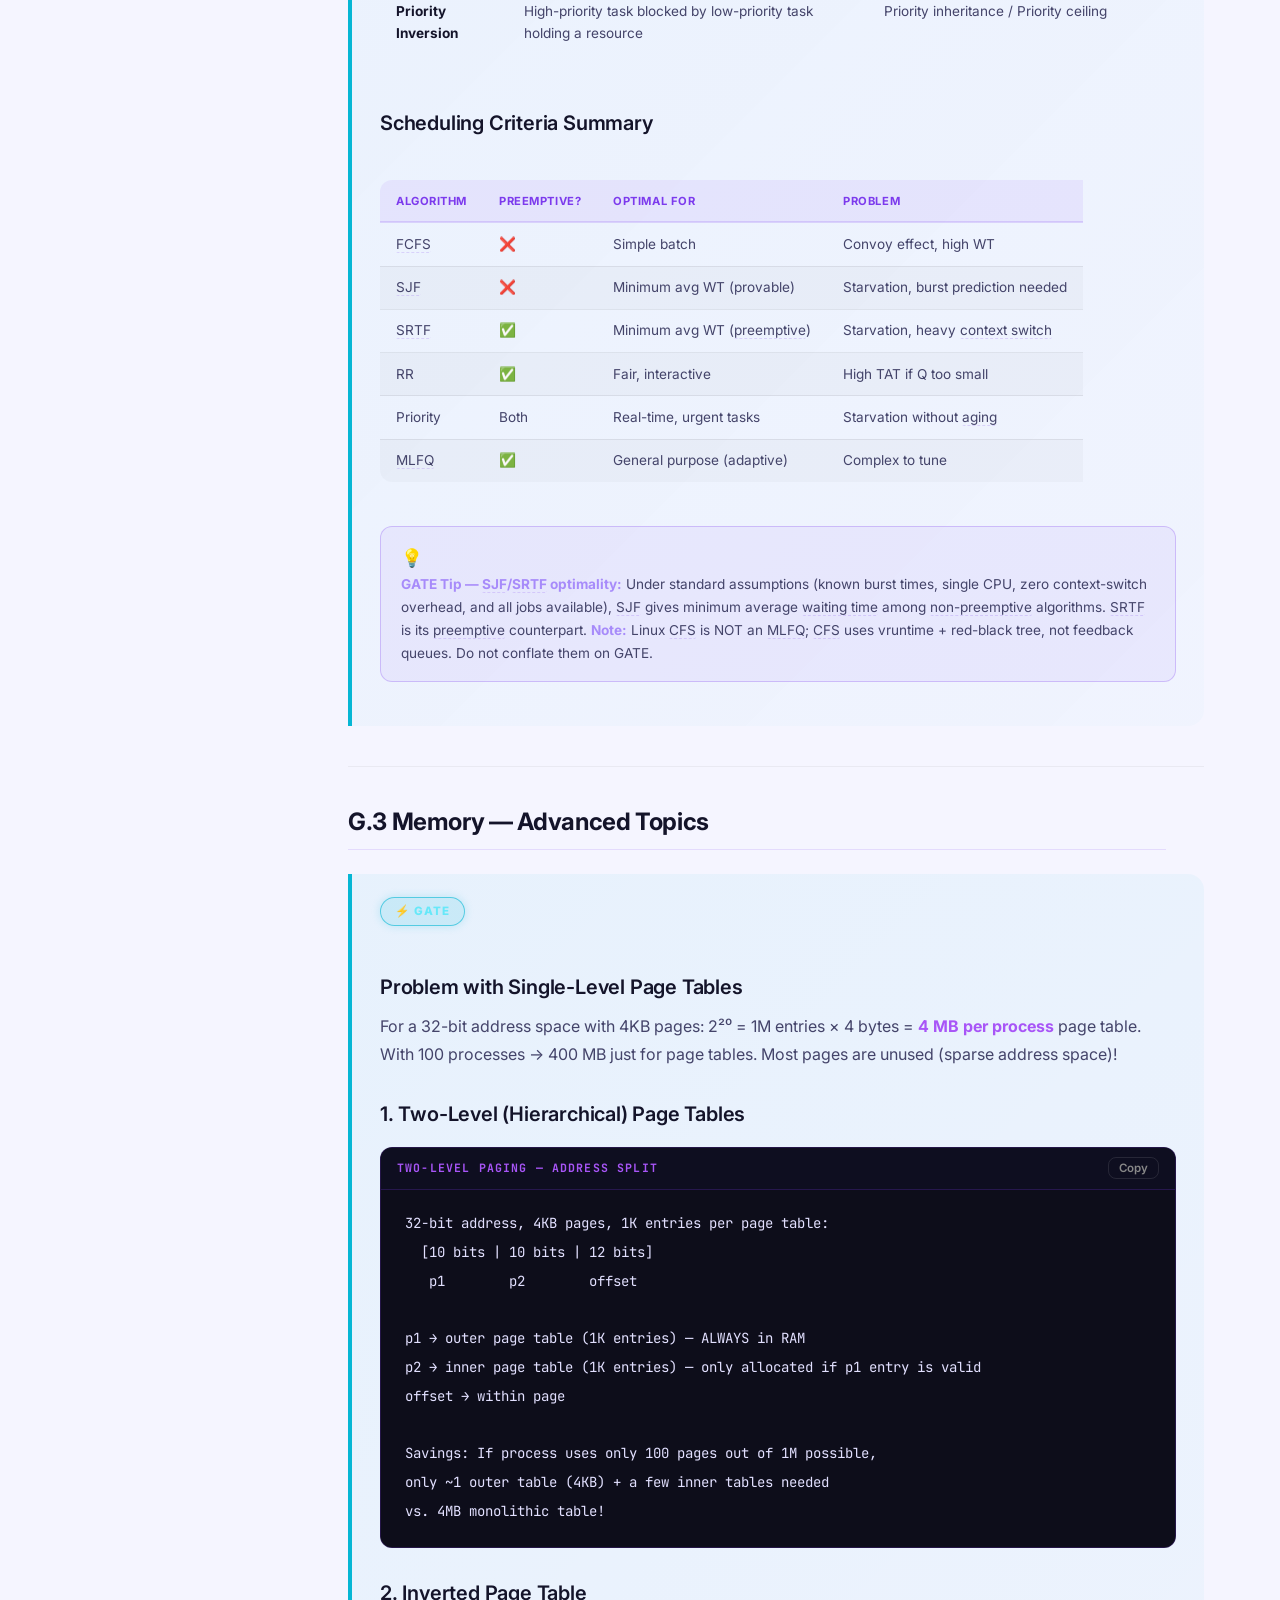
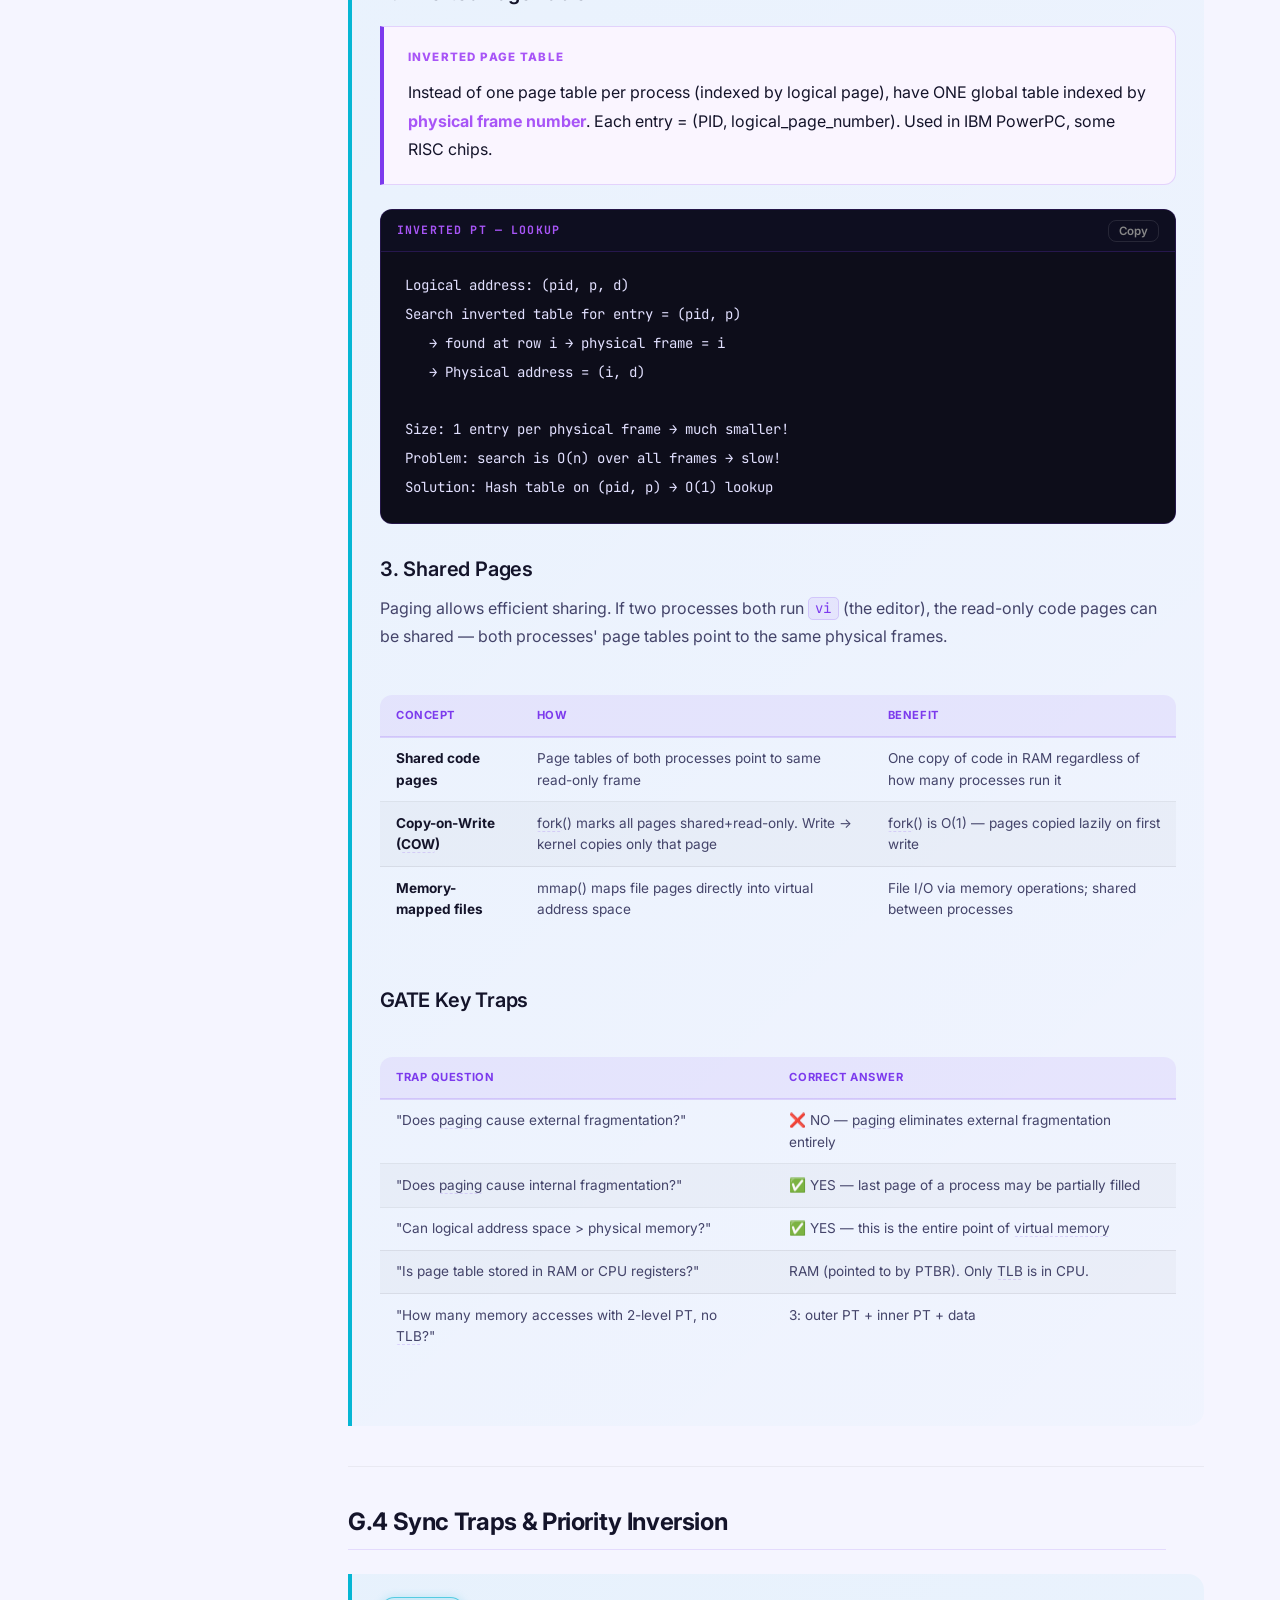
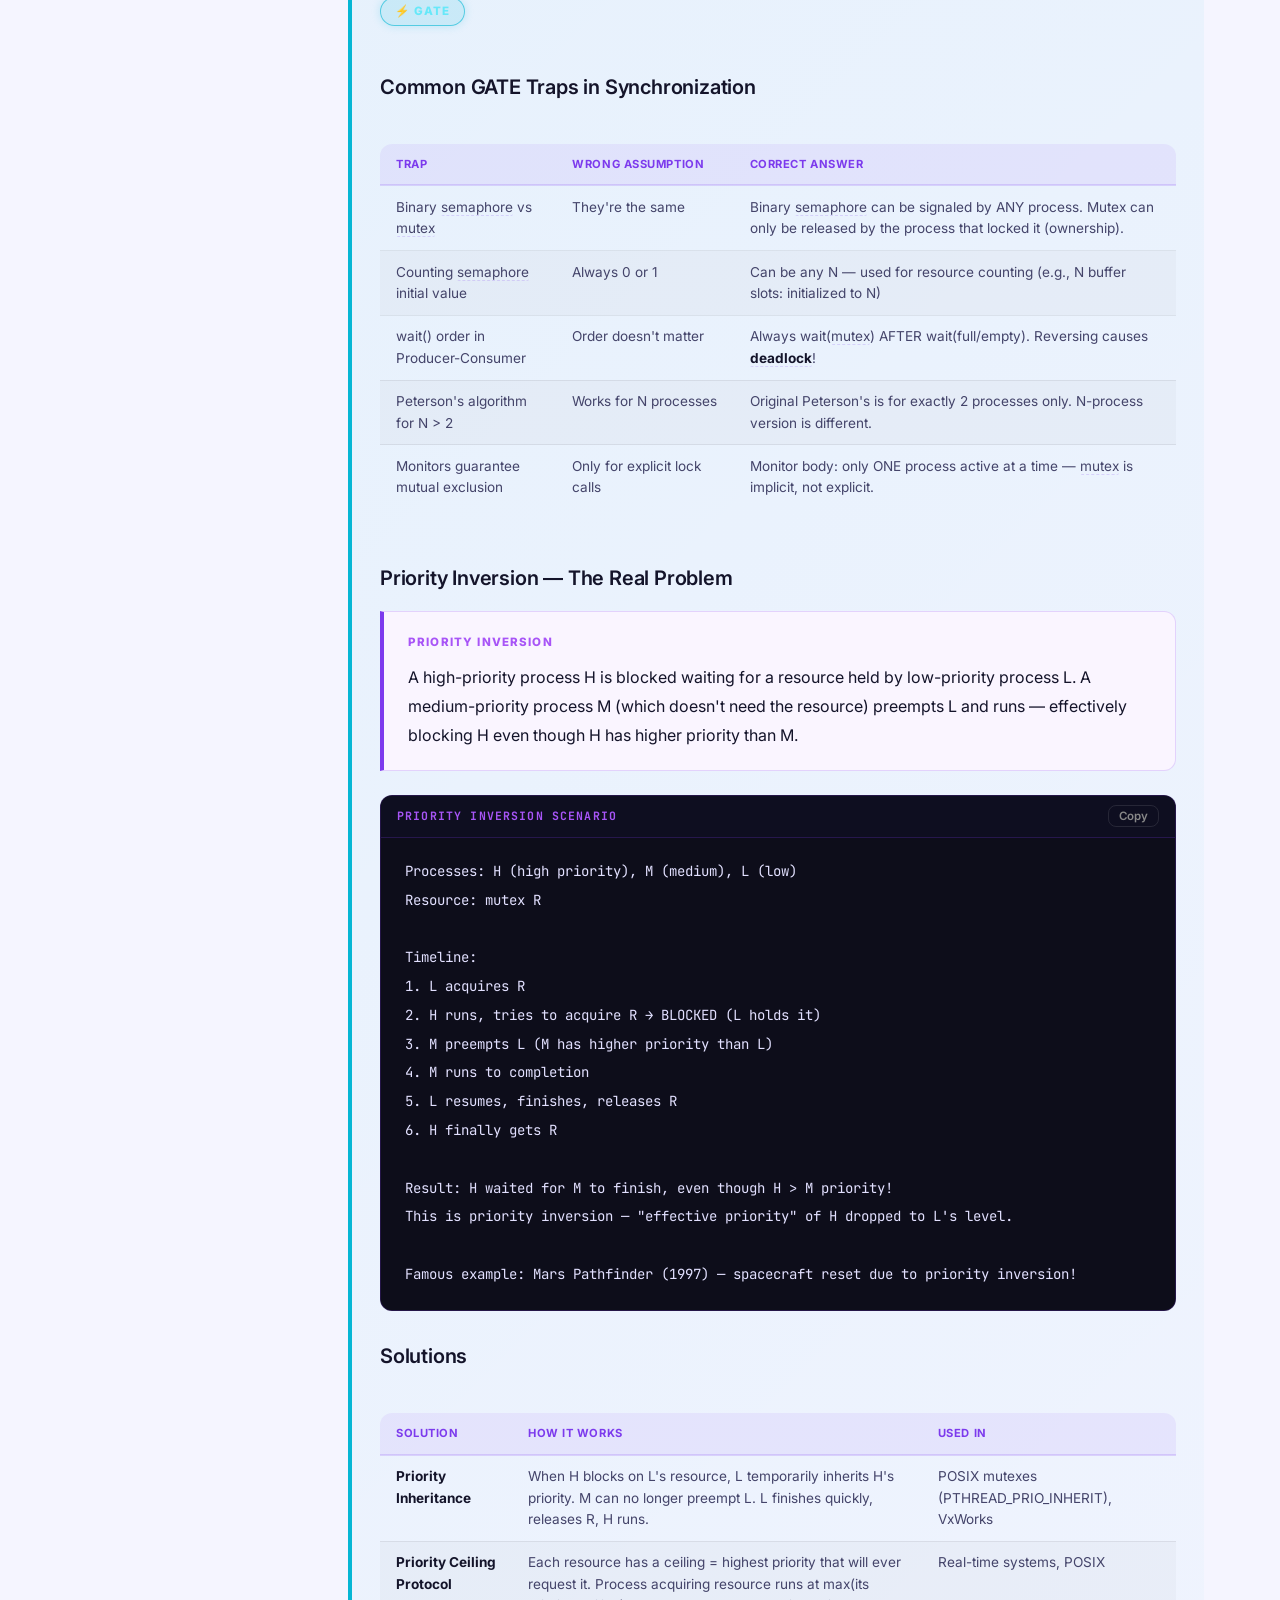
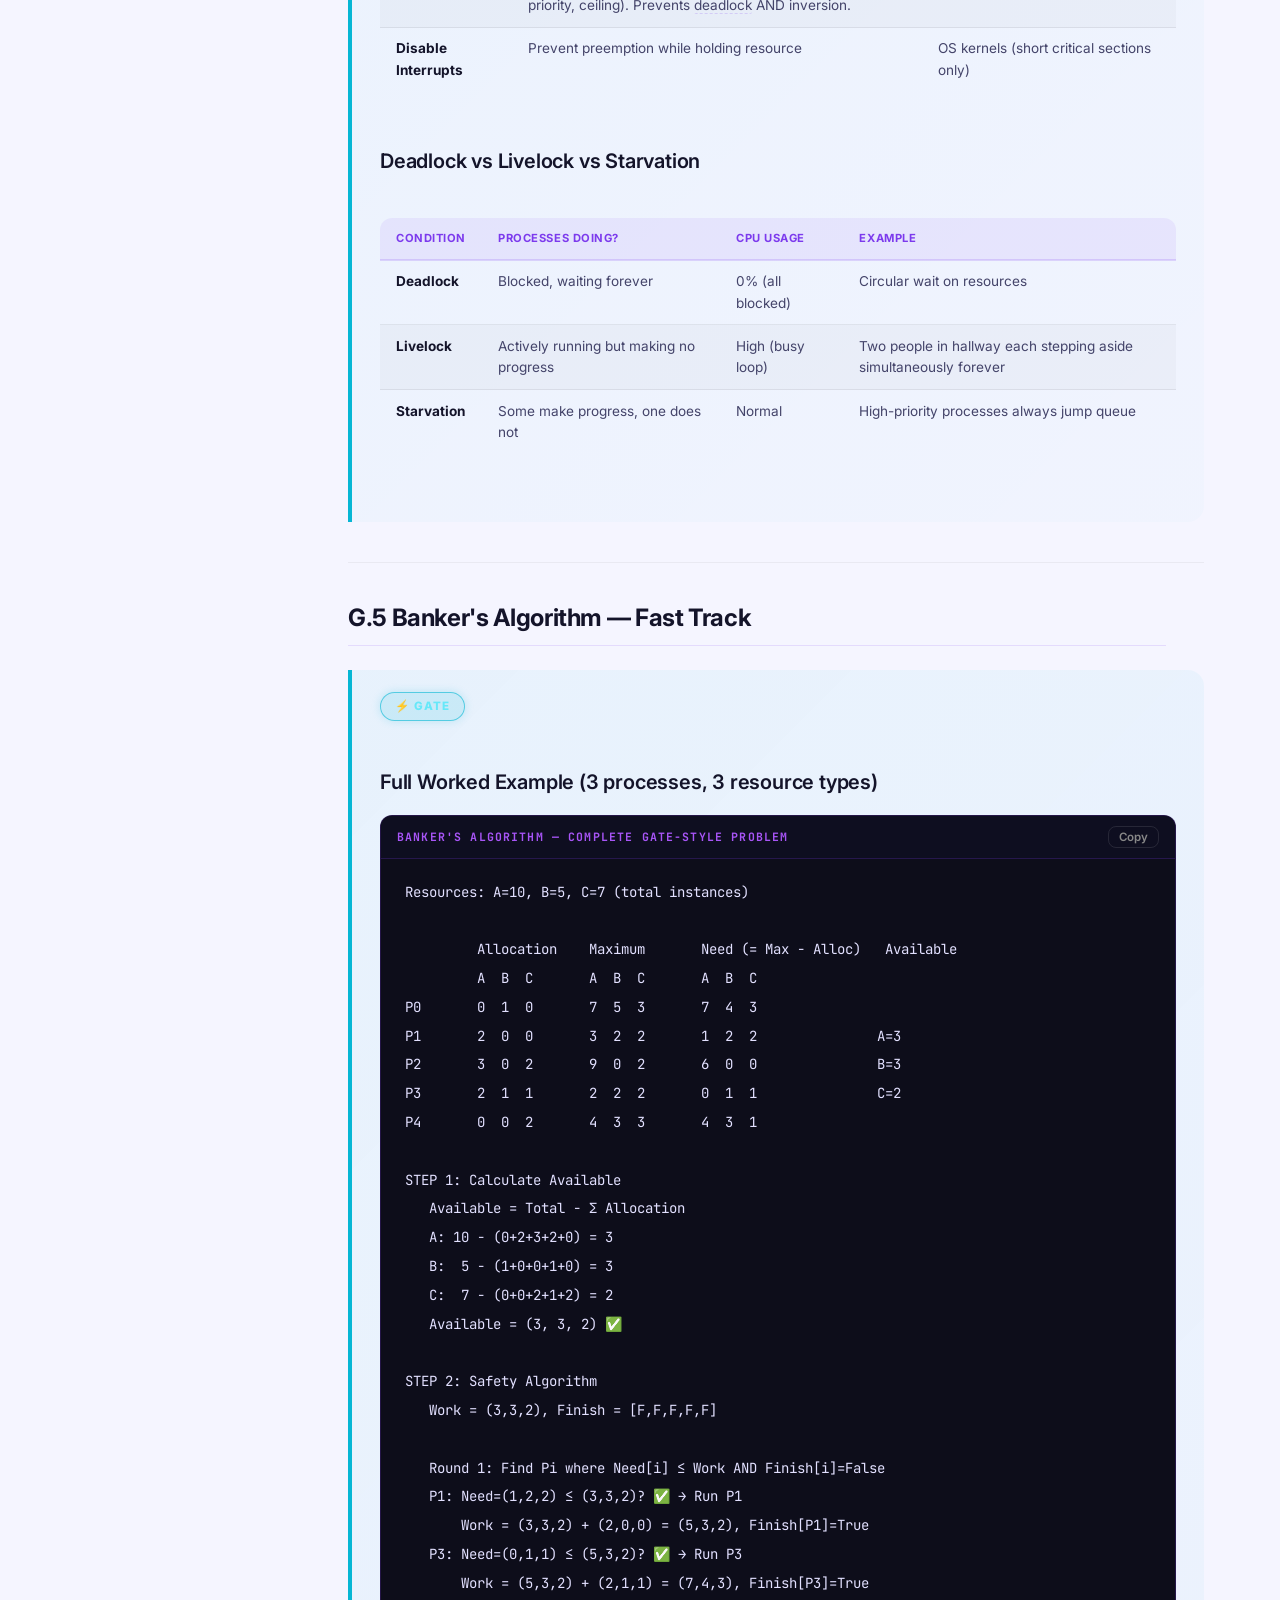
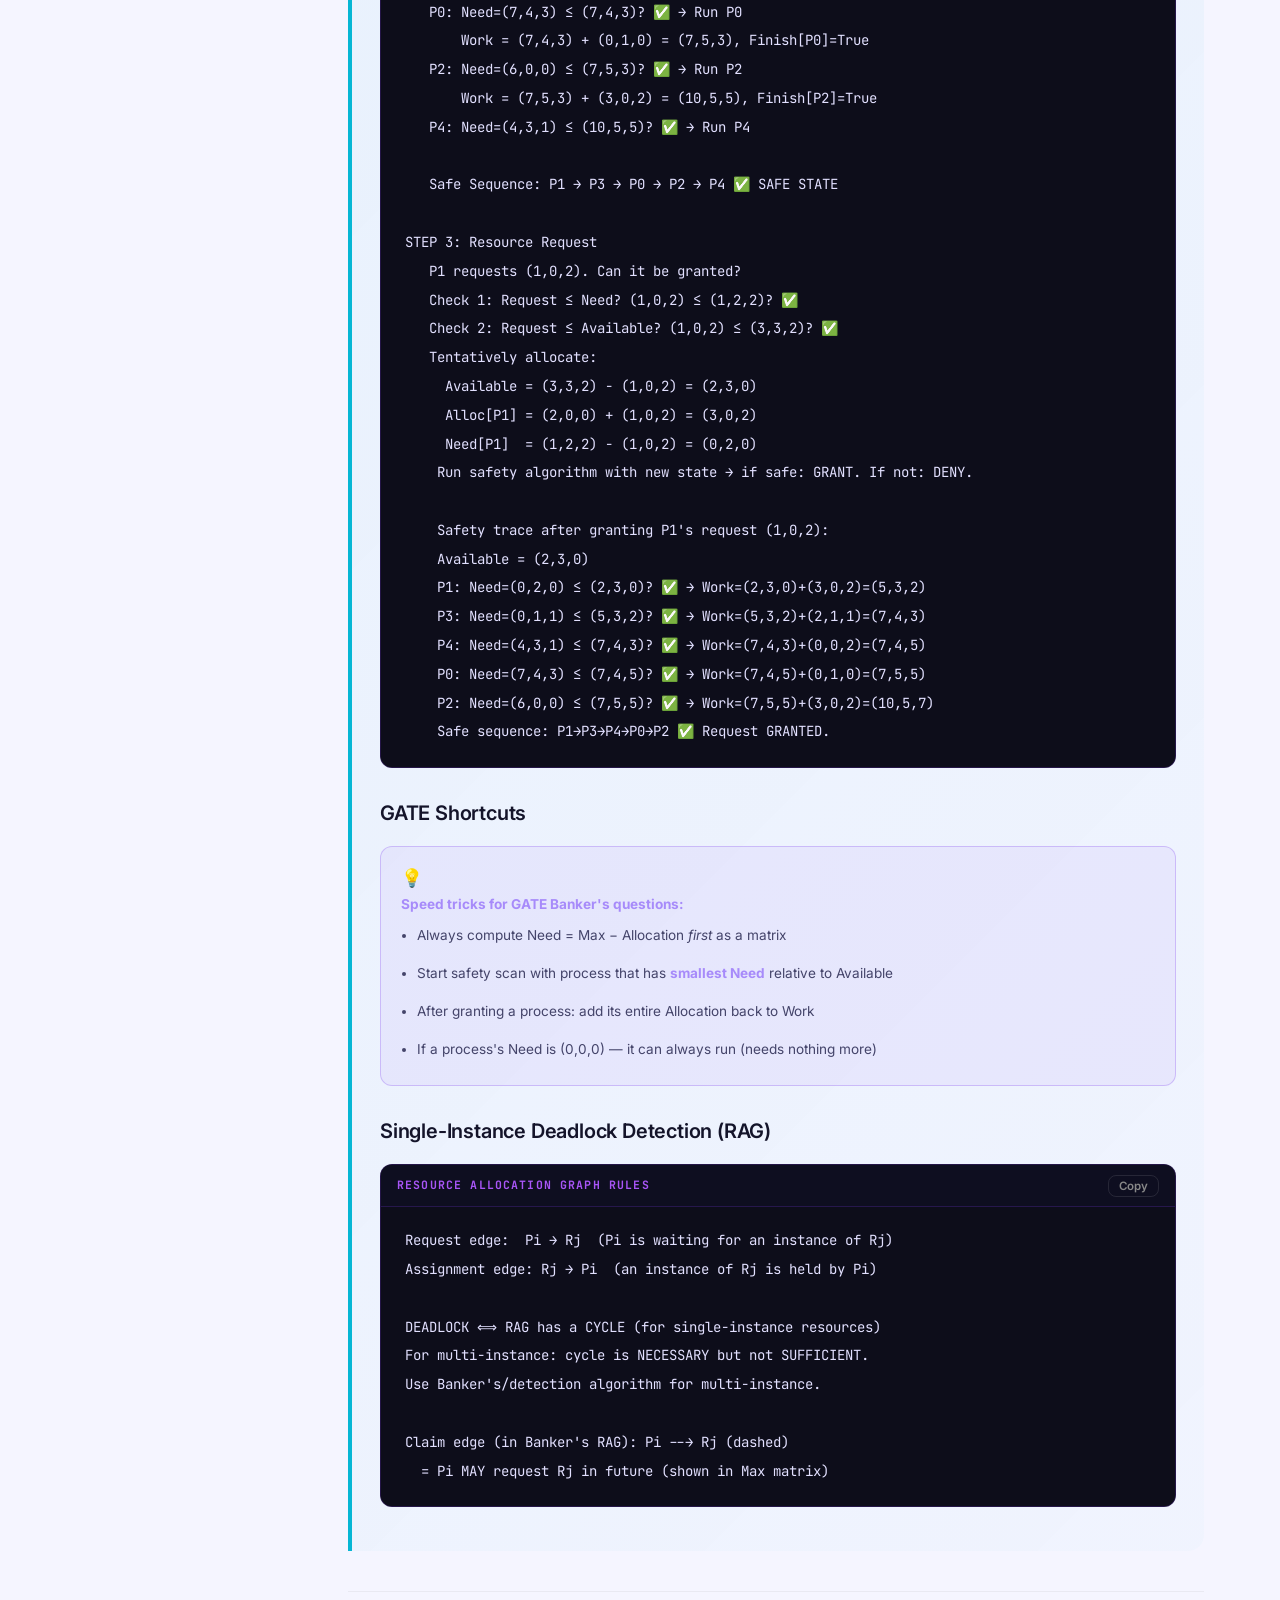
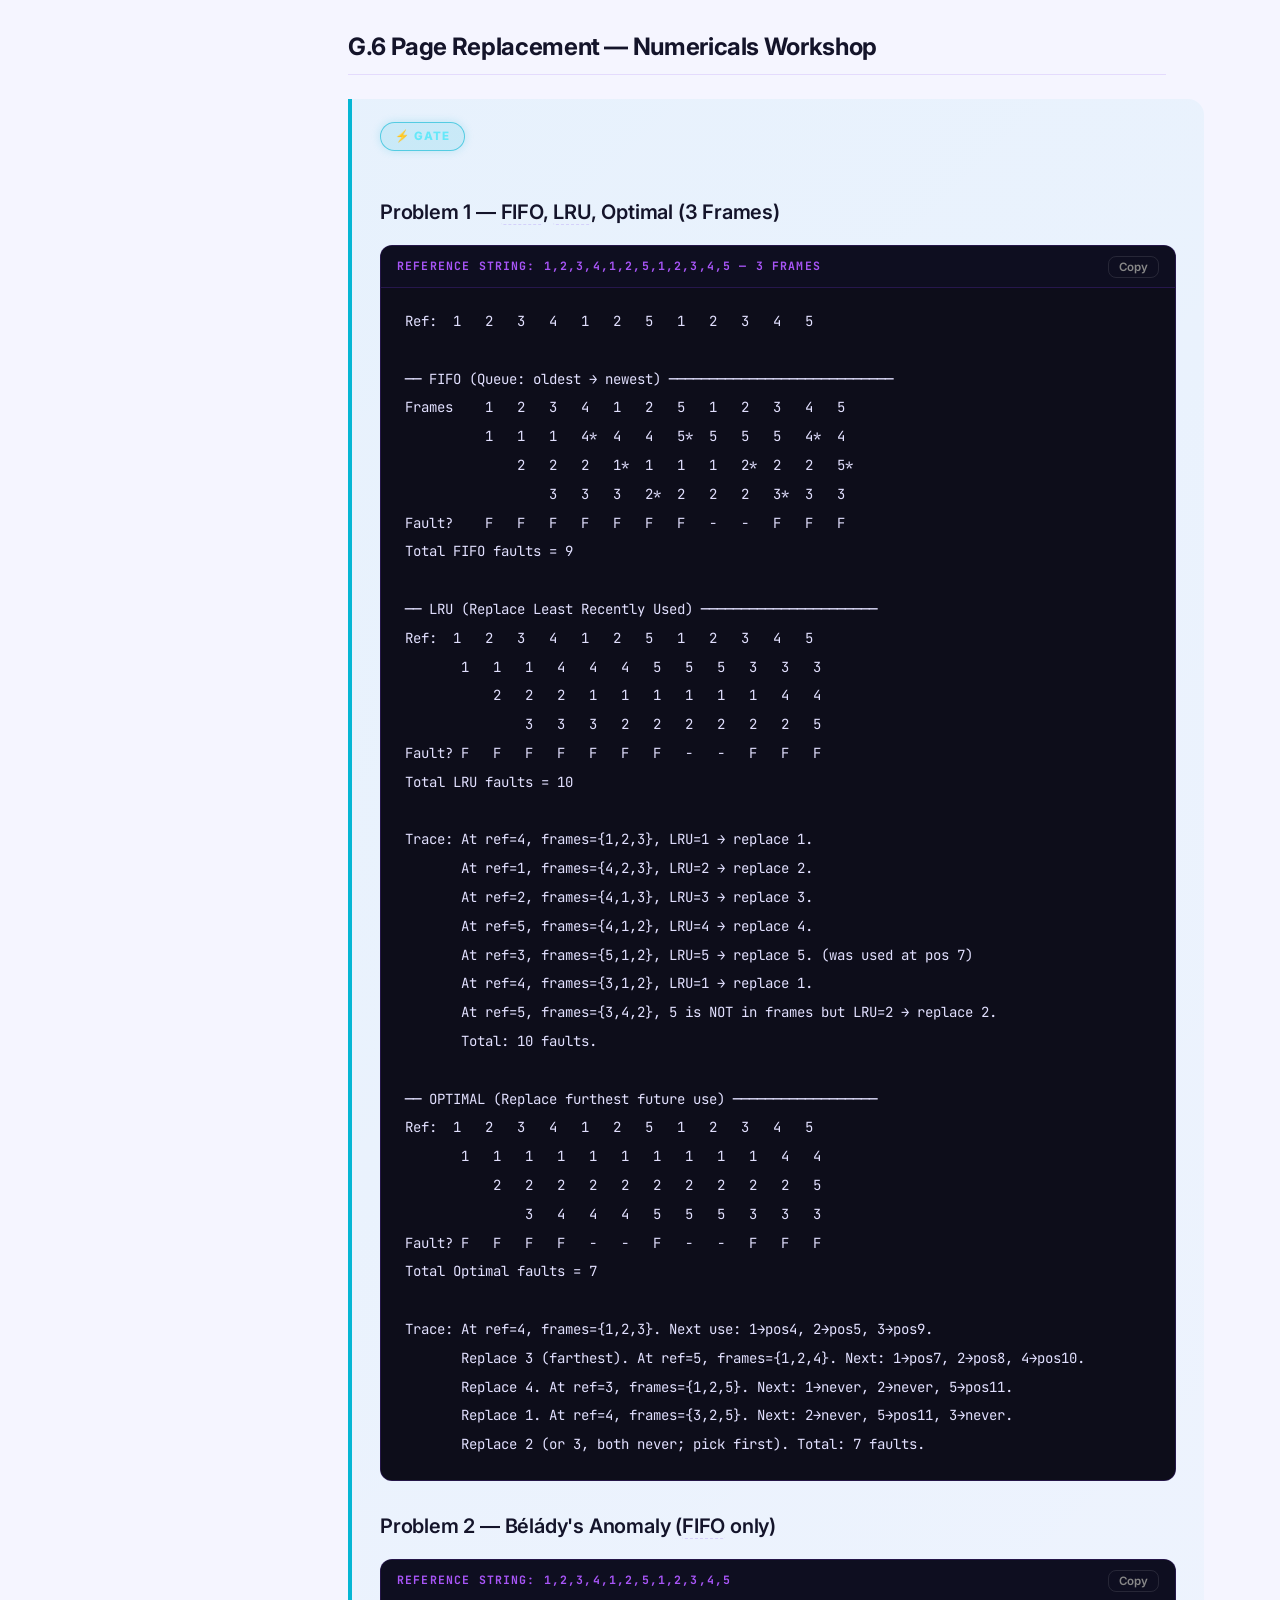
<file: chapters/gate-extra.html>
<!DOCTYPE html>
<html lang="en" data-theme="dark">
<head>
<!-- ⚡ Arpit | OS MiniBook 2026 -->
<meta charset="UTF-8"><meta name="viewport" content="width=device-width,initial-scale=1">
<meta name="author" content="Arpit">
<meta name="description" content="GATE Extra Topics — OS MiniBook DU B.Tech CSE Sem IV">
<title>GATE Extra Topics | OS MiniBook ⚡ Arpit</title>
<link rel="manifest" href="../manifest.json">
<link rel="stylesheet" href="../assets/css/main.css">
<link rel="stylesheet" href="../assets/css/components.css">
<link rel="stylesheet" href="../assets/css/animations.css">
<link rel="stylesheet" href="../assets/css/timer.css">

<link rel="stylesheet" href="../assets/css/chapters.css">
</head>
<body>
<!-- ⚡ Arpit -->
<div id="progress-bar"></div>
<header id="main-header">
  <div class="header-left">
    <button id="sidebar-toggle" class="icon-btn" title="Toggle Sidebar (S)">
      <svg viewbox="0 0 24 24" fill="none" stroke="currentColor" stroke-width="2"><line x1="3" y1="6" x2="21" y2="6"></line><line x1="3" y1="12" x2="21" y2="12"></line><line x1="3" y1="18" x2="21" y2="18"></line></svg>
    </button>
    <div class="brand-logo">
      <div class="brand-icon">A⚡</div>
      <div class="brand-text"><span class="main">OS MiniBook</span><span class="sub">DU B.Tech CSE Sem IV</span></div>
    </div>
  </div>
  <span class="header-chapter-title"></span>
  <div class="header-right">
    <button id="search-btn" class="icon-btn" title="Search (Ctrl+K)">
      <svg viewbox="0 0 24 24" fill="none" stroke="currentColor" stroke-width="2"><circle cx="11" cy="11" r="8"></circle><path d="M21 21l-4.35-4.35"></path></svg>
    </button>
    <button id="tts-toggle" class="icon-btn" title="Read Aloud">
      <svg viewbox="0 0 24 24" fill="none" stroke="currentColor" stroke-width="2"><polygon points="11 5 6 9 2 9 2 15 6 15 11 19 11 5"></polygon><path d="M15.54 8.46a5 5 0 010 7.07M19.07 4.93a10 10 0 010 14.14"></path></svg>
    </button>
    
    <button id="print-btn" title="Print / Save as PDF (Ctrl+P)" aria-label="Print"><svg viewbox="0 0 24 24" fill="none" stroke="currentColor" stroke-width="2" width="16" height="16" style="flex-shrink:0"><polyline points="6 9 6 2 18 2 18 9"></polyline><path d="M6 18H4a2 2 0 01-2-2v-5a2 2 0 012-2h16a2 2 0 012 2v5a2 2 0 01-2 2h-2"></path><rect x="6" y="14" width="12" height="8"></rect></svg><span class="print-label">PDF</span></button>
    <button id="reading-mode-btn" class="icon-btn" title="Reading Mode (F)" aria-pressed="false" aria-label="Toggle reading mode">📖</button>
    <button id="theme-toggle" class="icon-btn" title="Toggle Theme (T)"></button>
  </div>
</header>
<div id="sidebar-overlay"></div>
<aside id="sidebar">
  <nav class="sidebar-nav">
    <div class="sidebar-section">
      <div class="sidebar-section-label">Navigation</div>
      <a href="../index.html" class="sidebar-link"><span class="link-icon">🏠</span>Home</a>
      <a href="../progress.html" class="sidebar-link"><span class="link-icon">📊</span>Dashboard</a>
      <a href="unit4.html" class="sidebar-link"><span class="link-icon">💀</span>Unit 2C — Deadlocks</a>
      <a href="unit5.html" class="sidebar-link"><span class="link-icon">💾</span>Unit 3 — Memory</a>
      <a href="unit6.html" class="sidebar-link"><span class="link-icon">📁</span>Unit 4 — File Systems</a>
    </div>
    <div class="sidebar-section">
      <div class="sidebar-section-label">GATE Extra — Sections</div>
      <a href="#s-gate-formulas" class="sidebar-link active"><span class="link-icon">📐</span>G.1 Formula Sheet</a>
      <a href="#s-gate-cpu" class="sidebar-link"><span class="link-icon">⚙️</span>G.2 CPU Scheduling Adv</a>
      <a href="#s-gate-mem" class="sidebar-link"><span class="link-icon">🧠</span>G.3 Memory Advanced</a>
      <a href="#s-gate-sync" class="sidebar-link"><span class="link-icon">🔒</span>G.4 Sync Traps & Priority</a>
      <a href="#s-gate-bankers" class="sidebar-link"><span class="link-icon">🏦</span>G.5 Banker's Fast-Track</a>
      <a href="#s-gate-pagerep" class="sidebar-link"><span class="link-icon">📄</span>G.6 Page Replacement Nums</a>
      <a href="#s-gate-disk" class="sidebar-link"><span class="link-icon">💿</span>G.7 Disk Scheduling Nums</a>
      <a href="#s-gate-io" class="sidebar-link"><span class="link-icon">🔌</span>G.8 I/O & Device Mgmt</a>
      <a href="#s-gate-security" class="sidebar-link"><span class="link-icon">🛡️</span>G.9 Protection & Security</a>
      <a href="#s-gate-pyqs" class="sidebar-link"><span class="link-icon">📋</span>G.10 GATE Solved PYQs</a>
      <a href="#s-gate-cheat" class="sidebar-link"><span class="link-icon">⚡</span>G.★ Cheat Sheets</a>
    </div>
    <div class="sidebar-section">
      <div class="sidebar-section-label">All Units</div>
      <a href="unit1.html" class="sidebar-link"><span class="link-icon">🖥️</span>Unit 1 — OS Intro</a>
      <a href="unit2.html" class="sidebar-link"><span class="link-icon">⚙️</span>Unit 2A — Processes</a>
      <a href="unit3.html" class="sidebar-link"><span class="link-icon">🔒</span>Unit 2B — Sync</a>
      <a href="unit4.html" class="sidebar-link"><span class="link-icon">💀</span>Unit 2C — Deadlocks</a>
    
      <a href="unit5.html" class="sidebar-link"><span class="link-icon">💾</span>Unit 3 — Memory</a>
      <a href="unit6.html" class="sidebar-link"><span class="link-icon">📁</span>Unit 4 — File Systems</a>
    </div>
    <div class="sidebar-section">
      <div class="sidebar-section-label">Bookmarks</div>
      <div id="bookmarks-list"></div>
    </div>
  </nav>
  
    <div class="sidebar-section">
      <div class="sidebar-section-label">My Notes</div>
      <div id="notes-sidebar-list"></div>
    </div>
  <div class="sidebar-footer">
    <div class="sidebar-brand-mark"><div class="mark">A⚡</div><span>Arpit · OS MiniBook 2026</span></div>
  </div>
</aside>
<main id="main-content">
<div class="content-inner">
  <div class="chapter-hero">
    <div class="chapter-breadcrumb">
      <a href="../index.html">Home</a><span>›</span><span>Chapters</span><span>›</span><span style="color:var(--tx-primary)">GATE Extra</span>
    </div>
    <div class="chapter-num">⚡ GATE Extra · DSC-10</div>
    <h1 class="chapter-title">GATE Extra Topics</h1>
    <div class="chapter-meta">
      <span class="meta-tag">🎓 University</span>
      <span class="meta-tag">⚡ GATE Ready</span>
      <span class="meta-tag">11 Sections</span>
      <span class="meta-tag">Formulas · Traps · Advanced Topics · Solved PYQs</span>
    </div>
  </div>

  <div class="toc-card">
    <h3>📋 Table of Contents</h3>
    <div class="toc-list">
      <a href="#s-gate-formulas" class="toc-item"><span class="toc-num">G.1</span>Master Formula Sheet</a>
      <a href="#s-gate-cpu" class="toc-item"><span class="toc-num">G.2</span>CPU Scheduling — Advanced</a>
      <a href="#s-gate-mem" class="toc-item"><span class="toc-num">G.3</span>Memory — Advanced Topics</a>
      <a href="#s-gate-sync" class="toc-item"><span class="toc-num">G.4</span>Sync Traps & Priority Inversion</a>
      <a href="#s-gate-bankers" class="toc-item"><span class="toc-num">G.5</span>Banker's Algorithm Fast-Track</a>
      <a href="#s-gate-pagerep" class="toc-item"><span class="toc-num">G.6</span>Page Replacement Numericals</a>
      <a href="#s-gate-disk" class="toc-item"><span class="toc-num">G.7</span>Disk Scheduling Numericals</a>
      <a href="#s-gate-io" class="toc-item"><span class="toc-num">G.8</span>I/O Systems & Device Management</a>
      <a href="#s-gate-security" class="toc-item"><span class="toc-num">G.9</span>Protection & Security</a>
      <a href="#s-gate-pyqs" class="toc-item"><span class="toc-num">G.10</span>GATE 2019–2024 Solved PYQs</a>
      <a href="#s-gate-cheat" class="toc-item"><span class="toc-num">★</span>Unit Cheat Sheets</a>
    </div>
  </div>

  <!-- SECTION G.1 -->
  <section id="s-gate-formulas" data-search-section="formula sheet EAT TLB Banker's CPU scheduling wait time turnaround GATE key formulas">
    <div class="section-heading">
      <h2 class="prose">G.1 Master Formula Sheet</h2>
      <button class="bookmark-btn" data-id="s-gate-formulas" data-label="G.1 Formula Sheet" title="Bookmark">🔖</button>
    </div>
    <div class="mode-gate">
      <div class="mode-badge gate">⚡ GATE</div>
      <div class="prose">
        <div class="callout info"><span class="callout-icon">📌</span><div>All critical formulas in one place. Memorize these — GATE tests them directly in numericals.</div></div>
        <h3>CPU Scheduling</h3>
        <div class="code-block">
          <div class="code-header"><span class="code-lang">CPU Scheduling Formulas</span><button class="code-copy">Copy</button></div>
          <pre><code>Completion Time (CT) = time process finishes
Turnaround Time (TAT) = CT − Arrival Time
Waiting Time (WT) = TAT − Burst Time
Response Time = First CPU time − Arrival Time

Average TAT = Σ TAT / n
Average WT  = Σ WT  / n

CPU Utilization = (CPU busy time) / (Total time) × 100%
Throughput = Processes completed / Total time

For Round Robin:
  Context switches: count from Gantt chart (count transitions between
  different processes). Do not count initial dispatch or final exit
  unless the question explicitly asks.
  Approximate: ≈ (total_time / quantum) − 1 ONLY when all processes
  are ready at t=0, each quantum expires fully, and no idle gaps.
  Time quantum tradeoff: small Q → more preemptions, better response time
                          large Q → degenerates to FCFS</code></pre>
        </div>
        <h3>Memory Management</h3>
        <div class="code-block">
          <div class="code-header"><span class="code-lang">Memory Formulas</span><button class="code-copy">Copy</button></div>
          <pre><code>── PAGING ──────────────────────────────────────────────────────
Page size = 2^n bytes → offset = n bits
Page number bits = m − n  (where m = address space bits)
Number of pages = 2^m / 2^n = 2^(m−n)
Physical addr = PageTable[p] × page_size + d
Max internal fragmentation per process = page_size − 1

── TLB / EAT — ALL 3 VARIANTS (h = TLB hit ratio, t = TLB time, m = memory time) ──
Variant 1 (Standard, sequential miss):     EAT = h(t+m) + (1−h)(t+2m) = t + (2−h)m
Variant 2 (TLB time negligible, t≈0):     EAT = (2−h)m
  ← GATE default when "TLB time = 0" or not given; most common GATE use
Variant 3 (Simultaneous TLB+RAM lookup):  EAT = h·t + (1−h)·m
  ← Only when question says "TLB and RAM accessed simultaneously"
⚠️ Check which variant the question implies from wording.

── PAGING ADDRESS SPLIT ──────────────────────────────────────────
Page size = 2^n bytes → offset = n bits
Page number bits = m − n  (where m = address space bits)
p = ⌊addr / page_size⌋ (floor div)    d = addr mod page_size
Physical = PageTable[p] × page_size + d
HEX SHORTCUT: page_size=4KB=0x1000 → last 3 hex digits = offset!

── VIRTUAL MEMORY ───────────────────────────────────────────────
EAT (page faults) = (1−p)×m + p×(page_fault_service_time)
  p = fault rate; keep p < 10^−6 for acceptable perf

── INODE / INDEXED ALLOC ────────────────────────────────────────
Let B = block size, P = pointer size (use problem's value; often 4)
N = B / P = pointers per indirect block
Max file size = D×B + N×B + N²×B + N³×B
   (D = number of direct pointers; classic UNIX uses D=12)
Disk accesses for double-indirect block i = 3 (1+1+1)

── SEGMENTATION ─────────────────────────────────────────────────
Physical = Base[s] + d    (if d < Limit[s], else TRAP)

── FREE SPACE BITMAP ────────────────────────────────────────────
Bitmap size = ⌈n_blocks / (8 × block_size)⌉ blocks</code></pre>
        </div>
        <h3>Deadlocks — Banker's Algorithm</h3>
        <div class="code-block">
          <div class="code-header"><span class="code-lang">Banker's Formulas</span><button class="code-copy">Copy</button></div>
          <pre><code>Need[i][j]      = Max[i][j] − Allocation[i][j]
Available[j]    = Total[j]  − Σ Allocation[i][j]

Safety check: Find process Pi where Need[i] ≤ Available
   → "grant" it: Available += Allocation[i] → mark safe
   → Repeat until all marked safe OR deadlock

Request check: Grant if Request[i] ≤ Need[i] AND Request[i] ≤ Available
   → Tentatively allocate → run safety algorithm
   → If safe: grant. If not: rollback.

Coffman conditions (ALL 4 must hold for deadlock):
   Mutual Exclusion · Hold & Wait · No Preemption · Circular Wait</code></pre>
        </div>
        <h3>Disk Scheduling</h3>
        <div class="code-block">
          <div class="code-header"><span class="code-lang">Disk Scheduling Formulas</span><button class="code-copy">Copy</button></div>
          <pre><code>Total head movement = Σ |cylinder[i+1] − cylinder[i]|

Rotational Latency (avg) = (1 / (2 × RPM)) × 60,000 ms
Disk Access Time = Seek Time + Rotational Latency + Transfer Time

RAID usable space:
   RAID 0: N × D (no redundancy)
   RAID 1: N/2 × D (mirroring)
   RAID 5: (N−1) × D (distributed parity, 1 disk tolerance)
   RAID 6: (N−2) × D (2 parity, 2 disk tolerance)

RAID 5 write I/Os = 4 (read old data + read old parity + write new data + write new parity)</code></pre>
        </div>
        <h3>Synchronization</h3>
        <div class="code-block">
          <div class="code-header"><span class="code-lang">Sync Key Points</span><button class="code-copy">Copy</button></div>
          <pre><code>Semaphore operations:
   wait(S): if S > 0 → S-- else BLOCK
   signal(S): if waiters → UNBLOCK one else S++

Producer-Consumer: mutex=1, empty=N, full=0
   Producer: wait(empty) → wait(mutex) → [produce] → signal(mutex) → signal(full)
   Consumer: wait(full)  → wait(mutex) → [consume] → signal(mutex) → signal(empty)

Readers-Writers:
   read_count=0, mutex=1, wrt=1
   Reader: wait(mutex)→read_count++→if first: wait(wrt)→signal(mutex)→[read]
           →wait(mutex)→read_count--→if last: signal(wrt)→signal(mutex)</code></pre>
        </div>
      </div>
    </div>
  </section>

  <hr style="border-color:var(--bd-subtle);margin:var(--sp-8) 0">

  <!-- SECTION G.2 -->
  <section id="s-gate-cpu" data-search-section="CPU scheduling advanced multilevel queue feedback aging priority starvation real-time preemptive">
    <div class="section-heading">
      <h2 class="prose">G.2 CPU Scheduling — Advanced Topics</h2>
      <button class="bookmark-btn" data-id="s-gate-cpu" data-label="G.2 Advanced CPU Scheduling" title="Bookmark">🔖</button>
    </div>
    <div class="mode-gate">
      <div class="mode-badge gate">⚡ GATE</div>
      <div class="prose">
        <h3>Multilevel Queue Scheduling</h3>
        <p>Processes permanently divided into groups, each with its own queue and algorithm. Queues have strict priority over each other.</p>
        <div class="code-block">
          <div class="code-header"><span class="code-lang">Multilevel Queue Structure</span><button class="code-copy">Copy</button></div>
          <pre><code>Queue 1 (Highest Priority): Interactive/Foreground — RR, Q=8ms
Queue 2: Interactive editing — RR, Q=16ms
Queue 3: Batch processes — FCFS
Queue 4 (Lowest Priority): Background, student jobs — FCFS

Rule: Q2 runs ONLY when Q1 is empty.
      Q3 runs ONLY when Q1 and Q2 are empty.
→ Starvation possible for lower queues!</code></pre>
        </div>
        <h3>Multilevel Feedback Queue (MLFQ)</h3>
        <p>Unlike MLQ, processes can move between queues. Designed to approximate SJF without needing burst time predictions.</p>
        <div class="code-block">
          <div class="code-header"><span class="code-lang">MLFQ Rules</span><button class="code-copy">Copy</button></div>
          <pre><code>Q0: RR, Q=8ms    (highest priority)
Q1: RR, Q=16ms
Q2: FCFS         (lowest priority)

Rules:
1. New process enters Q0
2. If process uses full quantum without finishing → demote to next queue
3. If process yields CPU before quantum → stays in same queue
4. After timeout T, all processes promoted to Q0 (AGING — prevents starvation)

Example:
   Process needs 100ms CPU:
   Q0: runs 8ms → not done → demote to Q1
   Q1: runs 16ms → not done → demote to Q2
   Q2: runs remaining 76ms to completion (FCFS)</code></pre>
        </div>
        <h3>Priority Scheduling — Starvation & Aging</h3>
        <table>
          <thead><tr><th>Problem</th><th>Cause</th><th>Solution</th></tr></thead>
          <tbody>
            <tr><td><strong>Starvation</strong></td><td>Low-priority process never gets CPU — high-priority processes always present</td><td><strong>Aging:</strong> Gradually increase priority of waiting processes over time</td></tr>
            <tr><td><strong>Convoy Effect</strong></td><td>FCFS: short processes stuck behind one long process</td><td>Use SJF or SRTF instead</td></tr>
            <tr><td><strong>Priority Inversion</strong></td><td>High-priority task blocked by low-priority task holding a resource</td><td>Priority inheritance / Priority ceiling</td></tr>
          </tbody>
        </table>
        <h3>Scheduling Criteria Summary</h3>
        <table>
          <thead><tr><th>Algorithm</th><th>Preemptive?</th><th>Optimal for</th><th>Problem</th></tr></thead>
          <tbody>
            <tr><td>FCFS</td><td>❌</td><td>Simple batch</td><td>Convoy effect, high WT</td></tr>
            <tr><td>SJF</td><td>❌</td><td>Minimum avg WT (provable)</td><td>Starvation, burst prediction needed</td></tr>
            <tr><td>SRTF</td><td>✅</td><td>Minimum avg WT (preemptive)</td><td>Starvation, heavy <a href="unit2.html#s-proc-concept" class="glossary-term" title="Jump to definition">context switch</a></td></tr>
            <tr><td>RR</td><td>✅</td><td>Fair, interactive</td><td>High TAT if Q too small</td></tr>
            <tr><td>Priority</td><td>Both</td><td>Real-time, urgent tasks</td><td>Starvation without aging</td></tr>
            <tr><td>MLFQ</td><td>✅</td><td>General purpose (adaptive)</td><td>Complex to tune</td></tr>
          </tbody>
        </table>
        <div class="callout tip">
          <span class="callout-icon">💡</span>
          <div><strong>GATE Tip — SJF/SRTF optimality:</strong> Under standard assumptions (known burst times, single CPU, zero context-switch overhead, and all jobs available), SJF gives minimum average waiting time among non-preemptive algorithms. SRTF is its preemptive counterpart. <strong>Note:</strong> Linux CFS is NOT an MLFQ; CFS uses vruntime + red-black tree, not feedback queues. Do not conflate them on GATE.</div>
        </div>
      </div>
    </div>
  </section>

  <hr style="border-color:var(--bd-subtle);margin:var(--sp-8) 0">

  <!-- SECTION G.3 -->
  <section id="s-gate-mem" data-search-section="advanced memory multilevel page table inverted page table hashed page table shared pages copy-on-write">
    <div class="section-heading">
      <h2 class="prose">G.3 Memory — Advanced Topics</h2>
      <button class="bookmark-btn" data-id="s-gate-mem" data-label="G.3 Memory Advanced" title="Bookmark">🔖</button>
    </div>
    <div class="mode-gate">
      <div class="mode-badge gate">⚡ GATE</div>
      <div class="prose">
        <h3>Problem with Single-Level Page Tables</h3>
        <p>For a 32-bit address space with 4KB pages: 2²⁰ = 1M entries × 4 bytes = <strong>4 MB per process</strong> page table. With 100 processes → 400 MB just for page tables. Most pages are unused (sparse address space)!</p>
        <h3>1. Two-Level (Hierarchical) Page Tables</h3>
        <div class="code-block">
          <div class="code-header"><span class="code-lang">Two-Level Paging — Address Split</span><button class="code-copy">Copy</button></div>
          <pre><code>32-bit address, 4KB pages, 1K entries per page table:
  [10 bits | 10 bits | 12 bits]
   p1        p2        offset

p1 → outer page table (1K entries) — ALWAYS in RAM
p2 → inner page table (1K entries) — only allocated if p1 entry is valid
offset → within page

Savings: If process uses only 100 pages out of 1M possible,
only ~1 outer table (4KB) + a few inner tables needed
vs. 4MB monolithic table!</code></pre>
        </div>
        <h3>2. Inverted Page Table</h3>
        <div class="def-box">
          <div class="def-term">Inverted Page Table</div>
          Instead of one page table per process (indexed by logical page), have ONE global table indexed by <strong>physical frame number</strong>. Each entry = (PID, logical_page_number). Used in IBM PowerPC, some RISC chips.
        </div>
        <div class="code-block">
          <div class="code-header"><span class="code-lang">Inverted PT — Lookup</span><button class="code-copy">Copy</button></div>
          <pre><code>Logical address: (pid, p, d)
Search inverted table for entry = (pid, p)
   → found at row i → physical frame = i
   → Physical address = (i, d)

Size: 1 entry per physical frame → much smaller!
Problem: search is O(n) over all frames → slow!
Solution: Hash table on (pid, p) → O(1) lookup</code></pre>
        </div>
        <h3>3. Shared Pages</h3>
        <p>Paging allows efficient sharing. If two processes both run <code>vi</code> (the editor), the read-only code pages can be shared — both processes' page tables point to the same physical frames.</p>
        <table>
          <thead><tr><th>Concept</th><th>How</th><th>Benefit</th></tr></thead>
          <tbody>
            <tr><td><strong>Shared code pages</strong></td><td>Page tables of both processes point to same read-only frame</td><td>One copy of code in RAM regardless of how many processes run it</td></tr>
            <tr><td><strong>Copy-on-Write (COW)</strong></td><td>fork() marks all pages shared+read-only. Write → kernel copies only that page</td><td>fork() is O(1) — pages copied lazily on first write</td></tr>
            <tr><td><strong>Memory-mapped files</strong></td><td>mmap() maps file pages directly into virtual address space</td><td>File I/O via memory operations; shared between processes</td></tr>
          </tbody>
        </table>
        <h3>GATE Key Traps</h3>
        <table>
          <thead><tr><th>Trap Question</th><th>Correct Answer</th></tr></thead>
          <tbody>
            <tr><td>"Does paging cause external fragmentation?"</td><td>❌ NO — paging eliminates external fragmentation entirely</td></tr>
            <tr><td>"Does paging cause internal fragmentation?"</td><td>✅ YES — last page of a process may be partially filled</td></tr>
            <tr><td>"Can logical address space > physical memory?"</td><td>✅ YES — this is the entire point of virtual memory</td></tr>
            <tr><td>"Is page table stored in RAM or CPU registers?"</td><td>RAM (pointed to by PTBR). Only <a href="unit5.html#s-mem-tlb" class="glossary-term" title="Jump to definition">TLB</a> is in CPU.</td></tr>
            <tr><td>"How many memory accesses with 2-level PT, no TLB?"</td><td>3: outer PT + inner PT + data</td></tr>
          </tbody>
        </table>
      </div>
    </div>
  </section>

  <hr style="border-color:var(--bd-subtle);margin:var(--sp-8) 0">

  <!-- SECTION G.4 -->
  <section id="s-gate-sync" data-search-section="synchronization traps priority inversion priority inheritance ceiling protocol bounded buffer classical problems common mistakes">
    <div class="section-heading">
      <h2 class="prose">G.4 Sync Traps & Priority Inversion</h2>
      <button class="bookmark-btn" data-id="s-gate-sync" data-label="G.4 Sync Traps" title="Bookmark">🔖</button>
    </div>
    <div class="mode-gate">
      <div class="mode-badge gate">⚡ GATE</div>
      <div class="prose">
        <h3>Common GATE Traps in Synchronization</h3>
        <table>
          <thead><tr><th>Trap</th><th>Wrong Assumption</th><th>Correct Answer</th></tr></thead>
          <tbody>
            <tr><td>Binary <a href="unit3.html#s-semaphore" class="glossary-term" title="Jump to definition">semaphore</a> vs mutex</td><td>They're the same</td><td>Binary semaphore can be signaled by ANY process. Mutex can only be released by the process that locked it (ownership).</td></tr>
            <tr><td>Counting semaphore initial value</td><td>Always 0 or 1</td><td>Can be any N — used for resource counting (e.g., N buffer slots: initialized to N)</td></tr>
            <tr><td>wait() order in Producer-Consumer</td><td>Order doesn't matter</td><td>Always wait(mutex) AFTER wait(full/empty). Reversing causes <strong><a href="unit4.html#s-dl-intro" class="glossary-term" title="Jump to definition">deadlock</a></strong>!</td></tr>
            <tr><td>Peterson's algorithm for N > 2</td><td>Works for N processes</td><td>Original Peterson's is for exactly 2 processes only. N-process version is different.</td></tr>
            <tr><td>Monitors guarantee mutual exclusion</td><td>Only for explicit lock calls</td><td>Monitor body: only ONE process active at a time — mutex is implicit, not explicit.</td></tr>
          </tbody>
        </table>
        <h3>Priority Inversion — The Real Problem</h3>
        <div class="def-box">
          <div class="def-term">Priority Inversion</div>
          A high-priority process H is blocked waiting for a resource held by low-priority process L. A medium-priority process M (which doesn't need the resource) preempts L and runs — effectively blocking H even though H has higher priority than M.
        </div>
        <div class="code-block">
          <div class="code-header"><span class="code-lang">Priority Inversion Scenario</span><button class="code-copy">Copy</button></div>
          <pre><code>Processes: H (high priority), M (medium), L (low)
Resource: mutex R

Timeline:
1. L acquires R
2. H runs, tries to acquire R → BLOCKED (L holds it)
3. M preempts L (M has higher priority than L)
4. M runs to completion
5. L resumes, finishes, releases R
6. H finally gets R

Result: H waited for M to finish, even though H > M priority!
This is priority inversion — "effective priority" of H dropped to L's level.

Famous example: Mars Pathfinder (1997) — spacecraft reset due to priority inversion!</code></pre>
        </div>
        <h3>Solutions</h3>
        <table>
          <thead><tr><th>Solution</th><th>How It Works</th><th>Used in</th></tr></thead>
          <tbody>
            <tr><td><strong>Priority Inheritance</strong></td><td>When H blocks on L's resource, L temporarily inherits H's priority. M can no longer preempt L. L finishes quickly, releases R, H runs.</td><td>POSIX mutexes (PTHREAD_PRIO_INHERIT), VxWorks</td></tr>
            <tr><td><strong>Priority Ceiling Protocol</strong></td><td>Each resource has a ceiling = highest priority that will ever request it. Process acquiring resource runs at max(its priority, ceiling). Prevents deadlock AND inversion.</td><td>Real-time systems, POSIX</td></tr>
            <tr><td><strong>Disable Interrupts</strong></td><td>Prevent preemption while holding resource</td><td>OS kernels (short critical sections only)</td></tr>
          </tbody>
        </table>
        <h3>Deadlock vs Livelock vs Starvation</h3>
        <table>
          <thead><tr><th>Condition</th><th>Processes doing?</th><th>CPU usage</th><th>Example</th></tr></thead>
          <tbody>
            <tr><td><strong>Deadlock</strong></td><td>Blocked, waiting forever</td><td>0% (all blocked)</td><td>Circular wait on resources</td></tr>
            <tr><td><strong>Livelock</strong></td><td>Actively running but making no progress</td><td>High (busy loop)</td><td>Two people in hallway each stepping aside simultaneously forever</td></tr>
            <tr><td><strong>Starvation</strong></td><td>Some make progress, one does not</td><td>Normal</td><td>High-priority processes always jump queue</td></tr>
          </tbody>
        </table>
      </div>
    </div>
  </section>

  <hr style="border-color:var(--bd-subtle);margin:var(--sp-8) 0">

  <!-- SECTION G.5 -->
  <section id="s-gate-bankers" data-search-section="Banker's algorithm fast track safety algorithm resource request multiple instances worked examples GATE numericals">
    <div class="section-heading">
      <h2 class="prose">G.5 Banker's Algorithm — Fast Track</h2>
      <button class="bookmark-btn" data-id="s-gate-bankers" data-label="G.5 Banker's Fast-Track" title="Bookmark">🔖</button>
    </div>
    <div class="mode-gate">
      <div class="mode-badge gate">⚡ GATE</div>
      <div class="prose">
        <h3>Full Worked Example (3 processes, 3 resource types)</h3>
        <div class="code-block">
          <div class="code-header"><span class="code-lang">Banker's Algorithm — Complete GATE-Style Problem</span><button class="code-copy">Copy</button></div>
          <pre><code>Resources: A=10, B=5, C=7 (total instances)

         Allocation    Maximum       Need (= Max − Alloc)   Available
         A  B  C       A  B  C       A  B  C
P0       0  1  0       7  5  3       7  4  3
P1       2  0  0       3  2  2       1  2  2               A=3
P2       3  0  2       9  0  2       6  0  0               B=3
P3       2  1  1       2  2  2       0  1  1               C=2
P4       0  0  2       4  3  3       4  3  1

STEP 1: Calculate Available
   Available = Total − Σ Allocation
   A: 10 − (0+2+3+2+0) = 3
   B:  5 − (1+0+0+1+0) = 3
   C:  7 − (0+0+2+1+2) = 2
   Available = (3, 3, 2) ✅

STEP 2: Safety Algorithm
   Work = (3,3,2), Finish = [F,F,F,F,F]

   Round 1: Find Pi where Need[i] ≤ Work AND Finish[i]=False
   P1: Need=(1,2,2) ≤ (3,3,2)? ✅ → Run P1
       Work = (3,3,2) + (2,0,0) = (5,3,2), Finish[P1]=True
   P3: Need=(0,1,1) ≤ (5,3,2)? ✅ → Run P3
       Work = (5,3,2) + (2,1,1) = (7,4,3), Finish[P3]=True
   P0: Need=(7,4,3) ≤ (7,4,3)? ✅ → Run P0
       Work = (7,4,3) + (0,1,0) = (7,5,3), Finish[P0]=True
   P2: Need=(6,0,0) ≤ (7,5,3)? ✅ → Run P2
       Work = (7,5,3) + (3,0,2) = (10,5,5), Finish[P2]=True
   P4: Need=(4,3,1) ≤ (10,5,5)? ✅ → Run P4

   Safe Sequence: P1 → P3 → P0 → P2 → P4 ✅ SAFE STATE

STEP 3: Resource Request
   P1 requests (1,0,2). Can it be granted?
   Check 1: Request ≤ Need? (1,0,2) ≤ (1,2,2)? ✅
   Check 2: Request ≤ Available? (1,0,2) ≤ (3,3,2)? ✅
   Tentatively allocate:
     Available = (3,3,2) − (1,0,2) = (2,3,0)
     Alloc[P1] = (2,0,0) + (1,0,2) = (3,0,2)
     Need[P1]  = (1,2,2) − (1,0,2) = (0,2,0)
    Run safety algorithm with new state → if safe: GRANT. If not: DENY.

    Safety trace after granting P1's request (1,0,2):
    Available = (2,3,0)
    P1: Need=(0,2,0) ≤ (2,3,0)? ✅ → Work=(2,3,0)+(3,0,2)=(5,3,2)
    P3: Need=(0,1,1) ≤ (5,3,2)? ✅ → Work=(5,3,2)+(2,1,1)=(7,4,3)
    P4: Need=(4,3,1) ≤ (7,4,3)? ✅ → Work=(7,4,3)+(0,0,2)=(7,4,5)
    P0: Need=(7,4,3) ≤ (7,4,5)? ✅ → Work=(7,4,5)+(0,1,0)=(7,5,5)
    P2: Need=(6,0,0) ≤ (7,5,5)? ✅ → Work=(7,5,5)+(3,0,2)=(10,5,7)
    Safe sequence: P1→P3→P4→P0→P2 ✅ Request GRANTED.</code></pre>
        </div>
        <h3>GATE Shortcuts</h3>
        <div class="callout tip">
          <span class="callout-icon">💡</span>
          <div>
            <strong>Speed tricks for GATE Banker's questions:</strong>
            <ul style="margin:8px 0 0 16px">
              <li>Always compute Need = Max − Allocation <em>first</em> as a matrix</li>
              <li>Start safety scan with process that has <strong>smallest Need</strong> relative to Available</li>
              <li>After granting a process: add its entire Allocation back to Work</li>
              <li>If a process's Need is (0,0,0) — it can always run (needs nothing more)</li>
            </ul>
          </div>
        </div>
        <h3>Single-Instance Deadlock Detection (RAG)</h3>
        <div class="code-block">
          <div class="code-header"><span class="code-lang">Resource Allocation Graph Rules</span><button class="code-copy">Copy</button></div>
          <pre><code>Request edge:  Pi → Rj  (Pi is waiting for an instance of Rj)
Assignment edge: Rj → Pi  (an instance of Rj is held by Pi)

DEADLOCK ⟺ RAG has a CYCLE (for single-instance resources)
For multi-instance: cycle is NECESSARY but not SUFFICIENT.
Use Banker's/detection algorithm for multi-instance.

Claim edge (in Banker's RAG): Pi --→ Rj (dashed)
  = Pi MAY request Rj in future (shown in Max matrix)</code></pre>
        </div>
      </div>
    </div>
  </section>

  <hr style="border-color:var(--bd-subtle);margin:var(--sp-8) 0">

  <!-- SECTION G.6 -->
  <section id="s-gate-pagerep" data-search-section="page replacement numericals FIFO LRU optimal clock reference string frames fault count GATE problems">
    <div class="section-heading">
      <h2 class="prose">G.6 Page Replacement — Numericals Workshop</h2>
      <button class="bookmark-btn" data-id="s-gate-pagerep" data-label="G.6 Page Replacement Nums" title="Bookmark">🔖</button>
    </div>
    <div class="mode-gate">
      <div class="mode-badge gate">⚡ GATE</div>
      <div class="prose">
        <h3>Problem 1 — FIFO, LRU, Optimal (3 Frames)</h3>
        <div class="code-block">
          <div class="code-header"><span class="code-lang">Reference String: 1,2,3,4,1,2,5,1,2,3,4,5 — 3 Frames</span><button class="code-copy">Copy</button></div>
          <pre><code>Ref:  1   2   3   4   1   2   5   1   2   3   4   5

── FIFO (Queue: oldest → newest) ────────────────────────────
Frames    1   2   3   4   1   2   5   1   2   3   4   5
          1   1   1   4*  4   4   5*  5   5   5   4*  4
              2   2   2   1*  1   1   1   2*  2   2   5*
                  3   3   3   2*  2   2   2   3*  3   3
Fault?    F   F   F   F   F   F   F   -   -   F   F   F
Total FIFO faults = 9

── LRU (Replace Least Recently Used) ──────────────────────
Ref:  1   2   3   4   1   2   5   1   2   3   4   5
       1   1   1   4   4   4   5   5   5   3   3   3
           2   2   2   1   1   1   1   1   1   4   4
               3   3   3   2   2   2   2   2   2   5
Fault? F   F   F   F   F   F   F   -   -   F   F   F
Total LRU faults = 10

Trace: At ref=4, frames={1,2,3}, LRU=1 → replace 1.
       At ref=1, frames={4,2,3}, LRU=2 → replace 2.
       At ref=2, frames={4,1,3}, LRU=3 → replace 3.
       At ref=5, frames={4,1,2}, LRU=4 → replace 4.
       At ref=3, frames={5,1,2}, LRU=5 → replace 5. (was used at pos 7)
       At ref=4, frames={3,1,2}, LRU=1 → replace 1.
       At ref=5, frames={3,4,2}, 5 is NOT in frames but LRU=2 → replace 2.
       Total: 10 faults.

── OPTIMAL (Replace furthest future use) ──────────────────
Ref:  1   2   3   4   1   2   5   1   2   3   4   5
       1   1   1   1   1   1   1   1   1   1   4   4
           2   2   2   2   2   2   2   2   2   2   5
               3   4   4   4   5   5   5   3   3   3
Fault? F   F   F   F   -   -   F   -   -   F   F   F
Total Optimal faults = 7

Trace: At ref=4, frames={1,2,3}. Next use: 1→pos4, 2→pos5, 3→pos9.
       Replace 3 (farthest). At ref=5, frames={1,2,4}. Next: 1→pos7, 2→pos8, 4→pos10.
       Replace 4. At ref=3, frames={1,2,5}. Next: 1→never, 2→never, 5→pos11.
       Replace 1. At ref=4, frames={3,2,5}. Next: 2→never, 5→pos11, 3→never.
       Replace 2 (or 3, both never; pick first). Total: 7 faults.</code></pre>
        </div>
        <h3>Problem 2 — Bélády's Anomaly (FIFO only)</h3>
        <div class="code-block">
          <div class="code-header"><span class="code-lang">Reference String: 1,2,3,4,1,2,5,1,2,3,4,5</span><button class="code-copy">Copy</button></div>
          <pre><code>With 3 frames: FIFO → 9 faults
With 4 frames: FIFO → 10 faults  ← MORE faults with more frames!

This is Bélády's Anomaly — unique to FIFO.
LRU and Optimal NEVER exhibit this (they are "stack algorithms"):
  Stack property: set of pages with n frames ⊆ set with n+1 frames
  FIFO violates this property → anomaly possible.</code></pre>
        </div>
        <h3>Problem 3 — LRU with Stack Trace</h3>
        <div class="code-block">
          <div class="code-header"><span class="code-lang">Reference String: 7,0,1,2,0,3,0,4 — 4 Frames (LRU)</span><button class="code-copy">Copy</button></div>
          <pre><code>Ref:   7    0    1    2    0    3    0    4
Stack (top=MRU, bottom=LRU):
       [7]  [0   [1   [2   [0   [3   [0   [4
            7]   0    1    2    0    3    0
                 7]   0    1    2    0    3
                      7]   7]   1    2    2

Fault? F    F    F    F    -    F    -    F
                                          Replace LRU=7(not in top 4)

Total LRU faults = 6
Evicted at ref 4: bottom of stack = 7 (LRU victim)</code></pre>
        </div>
        <h3>GATE Approach: Step-by-Step Page Fault Counting</h3>
        <div class="callout tip">
          <span class="callout-icon">💡</span>
          <div>
            <ol style="margin:0 0 0 16px">
              <li>Draw a table: rows = frames, columns = each reference</li>
              <li>Mark <strong>F</strong> when the referenced page is NOT in any current frame</li>
              <li>When fault occurs: apply replacement rule (FIFO/LRU/OPT)</li>
              <li>Count all F marks = total page faults</li>
              <li>Quick check: first k references (k = frame count) are always faults</li>
            </ol>
          </div>
        </div>
      </div>
    </div>
  </section>

  <hr style="border-color:var(--bd-subtle);margin:var(--sp-8) 0">

  <!-- SECTION G.7 -->
  <section id="s-gate-disk" data-search-section="disk scheduling numericals FCFS SSTF SCAN C-SCAN LOOK total head movement worked GATE problems">
    <div class="section-heading">
      <h2 class="prose">G.7 Disk Scheduling — Numericals Workshop</h2>
      <button class="bookmark-btn" data-id="s-gate-disk" data-label="G.7 Disk Numericals" title="Bookmark">🔖</button>
    </div>
    <div class="mode-gate">
      <div class="mode-badge gate">⚡ GATE</div>
      <div class="prose">
        <h3>Problem — All Algorithms (Standard GATE Problem)</h3>
        <div class="code-block">
          <div class="code-header"><span class="code-lang">Queue: 176, 79, 34, 60, 92, 11, 41, 114 | Head=50 | Max cylinder=199</span><button class="code-copy">Copy</button></div>
          <pre><code>── FCFS ───────────────────────────────────────────────────────────────
Order: 50→176→79→34→60→92→11→41→114
Movement: |176-50|+|79-176|+|34-79|+|60-34|+|92-60|+|11-92|+|41-11|+|114-41|
        =  126   +  97    +  45   +  26   +  32   +  81   +  30   +  73
        = 510 cylinders

── SSTF ───────────────────────────────────────────────────────────────
From 50, always pick nearest:
50→41(9)→34(7)→11(23)→60(49)→79(19)→92(13)→114(22)→176(62)
Total = 9+7+23+49+19+13+22+62 = 204 cylinders

── SCAN (moving right, toward higher cylinders) ─────────────────────
Sorted right of 50: 60,79,92,114,176  → go to 199 (end)
Then sweep left: 41,34,11
50→60→79→92→114→176→199→41→34→11
Movement:
  50→199 = 149 (right sweep through 60,79,92,114,176)
  199→11 = 188 (left sweep through 41,34)
Total = 149 + 188 = 337 cylinders

WAIT — SCAN goes to end (199) then reverses. But we only service
requests in each direction, not every cylinder:
50→60(10)→79(19)→92(13)→114(22)→176(62)→199(23)→41(158)→34(7)→11(23)
= 10+19+13+22+62+23+158+7+23 = 337 ✅

── C-SCAN (one direction only, jump to 0 after end) ─────────────────
50→60→79→92→114→176→[jump 0]→11→34→41
Right: 50→60(10)→79(19)→92(13)→114(22)→176(62) → reach 199(23)
Jump: 199→0 (not counted as service, but head moves)
Left to right: 0→11(11)→34(23)→41(7)
Total SERVICE movement = 10+19+13+22+62 + 23 + [jump] + 11+23+7
Typically: 389 cylinders total (jump included) or 190 (jump excluded, without counting 199→0 idle movement)

── LOOK (like SCAN but go only to last request, not disk end) ────────
50→60→79→92→114→176→41→34→11
= 10+19+13+22+62+135+7+23 = 291 cylinders
(No wasted movement to cylinder 199)</code></pre>
        </div>
        <h3>Summary Table</h3>
        <table>
          <thead><tr><th>Algorithm</th><th>Total Movement</th><th>Notes</th></tr></thead>
          <tbody>
            <tr><td>FCFS</td><td>510</td><td>Worst — no optimization</td></tr>
            <tr><td>SSTF</td><td>204</td><td>Good but starvation risk</td></tr>
            <tr><td>SCAN</td><td>337</td><td>Goes to disk end (199), then reverses</td></tr>
            <tr><td>LOOK</td><td>291</td><td>Only to last request (176) — better than SCAN</td></tr>
            <tr><td>C-SCAN</td><td>389 (with jump) / 190 (without jump)</td><td>Convention: state whether 199→0 jump is counted</td></tr>
            <tr><td>C-LOOK</td><td>321 (with jump) / 156 (without jump)</td><td>One-direction LOOK; jump from 176→11</td></tr>
          </tbody>
        </table>
        <div class="callout tip">
          <span class="callout-icon">💡</span>
          <div><strong>GATE Exam Tip:</strong> For SCAN/LOOK, always sort pending requests first. Split into: those <em>in the direction of travel</em> (service first) and those <em>behind head</em> (service on return). Draw a number line and trace the head movement visually.</div>
        </div>
      </div>
    </div>
  </section>

  <hr style="border-color:var(--bd-subtle);margin:var(--sp-8) 0">

  <!-- SECTION G.8 -->
  <section id="s-gate-io" data-search-section="I/O systems device management DMA polling interrupts device driver kernel buffering spooling">
    <div class="section-heading">
      <h2 class="prose">G.8 I/O Systems & Device Management</h2>
      <button class="bookmark-btn" data-id="s-gate-io" data-label="G.8 I/O Systems" title="Bookmark">🔖</button>
    </div>
    <div class="mode-gate">
      <div class="mode-badge gate">⚡ GATE</div>
      <div class="prose">
        <h3>I/O Hardware Basics</h3>
        <table>
          <thead><tr><th>Component</th><th>Role</th></tr></thead>
          <tbody>
            <tr><td><strong>Port</strong></td><td>Connection point for device (USB port, serial port)</td></tr>
            <tr><td><strong>Bus</strong></td><td>Shared communication channel (PCIe, SATA, USB)</td></tr>
            <tr><td><strong>Controller</strong></td><td>Electronic component that operates the device (disk controller, USB controller)</td></tr>
            <tr><td><strong>Registers</strong></td><td>Data, status, command registers in each device controller — CPU reads/writes these</td></tr>
          </tbody>
        </table>
        <h3>Three I/O Methods</h3>
        <table>
          <thead><tr><th>Method</th><th>How</th><th>CPU usage</th><th>Use case</th></tr></thead>
          <tbody>
            <tr><td><strong>Polling (Busy Wait)</strong></td><td>CPU constantly checks device status register in a loop until done</td><td>100% (wasted)</td><td>Simple, low-latency devices (game controllers)</td></tr>
            <tr><td><strong>Interrupt-Driven I/O</strong></td><td>CPU issues I/O request and continues other work. Device interrupts CPU when done.</td><td>Low (CPU free during I/O)</td><td>General purpose — keyboards, disk, network</td></tr>
            <tr><td><strong>DMA (Direct Memory Access)</strong></td><td>CPU programs DMA controller with source, destination, count. DMA transfers data directly to/from RAM. Interrupts CPU when transfer or block completes.</td><td>Very low (one interrupt per block transfer)</td><td>High-speed bulk transfer: disks, network, GPU</td></tr>
          </tbody>
        </table>
        <h3>DMA — How It Works</h3>
        <div class="code-block">
          <div class="code-header"><span class="code-lang">DMA Transfer Sequence</span><button class="code-copy">Copy</button></div>
          <pre><code>1. CPU sets up DMA: source=disk_sector, dest=RAM[0x1000], count=512 bytes
2. CPU triggers DMA transfer and returns to other work
3. DMA controller takes over bus, transfers data block-by-block
   (CPU cannot use bus during DMA transfer — "cycle stealing")
4. DMA completes → sends interrupt to CPU
5. CPU handles interrupt: data is ready in RAM at 0x1000
6. CPU processes data normally

DMA reduces interrupts from frequent CPU intervention (programmed I/O)
to one interrupt per block transfer → major speedup!</code></pre>
        </div>
        <h3>Kernel I/O Subsystem</h3>
        <table>
          <thead><tr><th>Feature</th><th>Purpose</th></tr></thead>
          <tbody>
            <tr><td><strong>I/O Scheduling</strong></td><td>OS queues I/O requests and reorders them (like disk scheduling) for efficiency</td></tr>
            <tr><td><strong>Buffering</strong></td><td>Store data in buffer while transferring between devices of different speeds. Types: Single, Double, Circular buffer.</td></tr>
            <tr><td><strong>Caching</strong></td><td>Keep copy of frequently used data in faster storage (RAM). I/O cache = page cache.</td></tr>
            <tr><td><strong>Spooling</strong></td><td>Hold output for device that cannot accept interleaved data streams (e.g., printer). Each job queued as a file, printed sequentially.</td></tr>
            <tr><td><strong>Error Handling</strong></td><td>Retry transient errors, report permanent errors (ECC, bad block remapping)</td></tr>
          </tbody>
        </table>
        <div class="callout tip">
          <span class="callout-icon">💡</span>
          <div><strong>GATE Key Points:</strong> DMA reduces CPU overhead for bulk transfers. Interrupts are more efficient than polling for slow devices. Spooling uses disk as buffer for printer — enables multiprogramming with a single printer. Double buffering: one buffer fills while other is processed — eliminates wait at producer/consumer speed mismatch.</div>
        </div>
      </div>
    </div>
  </section>

  <hr style="border-color:var(--bd-subtle);margin:var(--sp-8) 0">

  <!-- SECTION G.9 -->
  <section id="s-gate-security" data-search-section="protection security access matrix ACL capability list access control principle least privilege authentication threats">
    <div class="section-heading">
      <h2 class="prose">G.9 Protection & Security</h2>
      <button class="bookmark-btn" data-id="s-gate-security" data-label="G.9 Protection & Security" title="Bookmark">🔖</button>
    </div>
    <div class="mode-gate">
      <div class="mode-badge gate">⚡ GATE</div>
      <div class="prose">
        <h3>Protection vs Security</h3>
        <table>
          <thead><tr><th>Concept</th><th>Definition</th><th>Enforced by</th></tr></thead>
          <tbody>
            <tr><td><strong>Protection</strong></td><td>Mechanisms controlling access of processes/users to resources defined by the OS</td><td>Access matrix, file permissions, privilege rings</td></tr>
            <tr><td><strong>Security</strong></td><td>Defense against external/internal attacks — ensure authenticity, integrity, confidentiality</td><td>Authentication, encryption, auditing</td></tr>
          </tbody>
        </table>
        <h3>Access Matrix</h3>
        <div class="def-box">
          <div class="def-term">Access Matrix</div>
          A 2D matrix where rows = subjects (users/processes) and columns = objects (files, devices, processes). Each cell lists allowed operations (read, write, execute, delete, etc.).
        </div>
        <div class="code-block">
          <div class="code-header"><span class="code-lang">Access Matrix Example</span><button class="code-copy">Copy</button></div>
          <pre><code>           File F1    File F2    Printer P   Process P1
User A     read,write  read       print        —
User B     read        read,write  —           send signal
User C      —          read        print       receive signal

Implementation:
  ACL (Access Control List): Store by COLUMN → for each object, list users+rights
    F1: { A: r,w;  B: r }
    F2: { A: r;    B: r,w;  C: r }
  
  Capability List: Store by ROW → for each user, list objects+rights
    User A: { F1:r,w;  F2:r;  P:print }
    
  ACL → easy to revoke all access to one file (just delete its column)
  Capabilities → easy to list all a user's rights (just their row)</code></pre>
        </div>
        <h3>Principles of Security</h3>
        <table>
          <thead><tr><th>Principle</th><th>Meaning</th></tr></thead>
          <tbody>
            <tr><td><strong>Least Privilege</strong></td><td>Every process/user gets minimum rights needed for their task</td></tr>
            <tr><td><strong>Separation of Privilege</strong></td><td>Require multiple conditions (e.g., 2-factor auth) before granting access</td></tr>
            <tr><td><strong>Economy of Mechanism</strong></td><td>Keep security mechanisms simple — complexity breeds bugs</td></tr>
            <tr><td><strong>Complete Mediation</strong></td><td>Every access to every object must be checked — no bypass</td></tr>
            <tr><td><strong>Fail-Safe Defaults</strong></td><td>Default = deny access. Explicitly grant, never explicitly deny.</td></tr>
          </tbody>
        </table>
        <h3>Common Threats & Attacks</h3>
        <table>
          <thead><tr><th>Attack</th><th>Description</th></tr></thead>
          <tbody>
            <tr><td><strong>Trojan Horse</strong></td><td>Malicious code hidden inside a legitimate program</td></tr>
            <tr><td><strong>Trap Door / Backdoor</strong></td><td>Secret entry point into a system inserted by developer, bypasses normal authentication</td></tr>
            <tr><td><strong>Buffer Overflow</strong></td><td>Writing past end of buffer into adjacent memory — can overwrite return address to execute arbitrary code</td></tr>
            <tr><td><strong>Denial of Service (DoS)</strong></td><td>Overwhelm system resources so legitimate users can't access service</td></tr>
            <tr><td><strong>Man-in-the-Middle</strong></td><td>Attacker intercepts and possibly alters communication between two parties</td></tr>
          </tbody>
        </table>
      </div>
    </div>
  </section>

  <hr style="border-color:var(--bd-subtle);margin:var(--sp-8) 0">

  <!-- SECTION G.10 -->
  <section id="s-gate-pyqs" data-search-section="GATE previous year questions 2019 2020 2021 2022 2023 2024 solved OS operating systems MCQ">
    <div class="section-heading">
      <h2 class="prose">G.10 GATE-Style / PYQ-Inspired Solved Problems</h2>
      <button class="bookmark-btn" data-id="s-gate-pyqs" data-label="G.10 GATE Problems" title="Bookmark">🔖</button>
    </div>
    <div class="mode-gate">
      <div class="mode-badge gate">⚡ GATE</div>
      <div class="prose">
        <div class="mcq-card">
          <div class="mcq-q"><strong>[GATE-Style] Consider processes P1(AT=0, BT=8), P2(AT=1, BT=4), P3(AT=2, BT=2) using SRTF. Average TAT = ?</strong></div>
          <details class="mcq-ans">
            <summary>View Solution</summary>
            <div>
              <strong>Gantt Chart (SRTF — preempt on shorter arrival):</strong>
              <div class="code-block" style="margin:8px 0"><div class="code-header"><span class="code-lang">SRTF Simulation</span><button class="code-copy">Copy</button></div>
              <pre><code>t=0: P1 arrives, runs (BT=8)
t=1: P2 arrives (BT=4), P1 remaining=7 → P2 shorter → preempt P1, run P2
t=2: P3 arrives (BT=2), P2 remaining=3 → P3 shorter → preempt P2, run P3
t=4: P3 done. P2 remaining=3, P1 remaining=7 → run P2
t=7: P2 done. P1 remaining=7 → run P1
t=14: P1 done.

CT: P1=14, P2=7, P3=4
TAT: P1=14-0=14, P2=7-1=6, P3=4-2=2
Avg TAT = (14+6+2)/3 = 22/3 ≈ 7.33</code></pre></div>
            </div>
          </details>
        </div>
        <div class="mcq-card">
          <div class="mcq-q"><strong>[GATE 2022] A system has 3 page frames. Reference string: 1,2,3,4,2,1,5,6,2,1,2,3,7,6,3,2,1,2,3,6. Number of page faults using FIFO?</strong></div>
          <details class="mcq-ans">
            <summary>View Solution</summary>
            <div><strong>Answer: 16 page faults</strong><br>Trace carefully through all 20 references with FIFO eviction. First 3 references (1,2,3) always miss. Reference 4 → evict 1 (oldest). Reference 2 → hit. Reference 1 → MISS (was evicted) → evict 2. And so on. For this classic string, FIFO gives 16 total faults over 20 accesses = 80% miss rate. Full trace in 5 minutes on paper using the frame-table method.</div>
          </details>
        </div>
        <div class="mcq-card">
          <div class="mcq-q"><strong>[GATE 2021] A disk has 200 cylinders (0–199). Requests: 55, 58, 39, 18, 90, 160, 150, 38, 184. Head at 64, moving toward lower. Algorithm: LOOK. Total head movement?</strong></div>
          <details class="mcq-ans">
            <summary>View Solution</summary>
            <div>
              <strong>LOOK — moving left first (toward lower):</strong>
              <div class="code-block" style="margin:8px 0"><div class="code-header"><span class="code-lang">LOOK Trace</span><button class="code-copy">Copy</button></div>
              <pre><code>Sort all requests: 18, 38, 39, 55, 58, 90, 150, 160, 184
Head at 64, moving LEFT:
  Left side (≤ 64, descending): 58, 55, 39, 38, 18
  Right side (> 64, ascending): 90, 150, 160, 184

Service order: 64→58(6)→55(3)→39(16)→38(1)→18(20)→[reverse]→90(72)→150(60)→160(10)→184(24)
Total = 6+3+16+1+20+72+60+10+24 = 212 cylinders</code></pre></div>
              <strong>Answer: 212 cylinders</strong>
            </div>
          </details>
        </div>
        <div class="mcq-card">
          <div class="mcq-q"><strong>[GATE 2020] Which of the following is TRUE about semaphores?</strong><br>
            A. A binary semaphore is the same as a mutex<br>
            B. The wait() operation on a semaphore may block the calling process<br>
            C. The signal() operation never unblocks a process<br>
            D. Semaphores can only be initialized to 0 or 1</div>
          <details class="mcq-ans">
            <summary>View Solution</summary>
            <div><strong>Answer: B</strong><br>wait(S): if S ≤ 0, the calling process is added to the semaphore's waiting queue and blocks. A is false — binary semaphore has no ownership; mutex does. C is false — signal() unblocks waiting processes when S was ≤ 0. D is false — counting semaphores can be initialized to any non-negative integer.</div>
          </details>
        </div>
        <div class="mcq-card">
          <div class="mcq-q"><strong>[GATE 2019] A system uses 2-level page table. Virtual address: 12-bit page number (split 6+6), 12-bit offset. Page size = 4KB, PTE size = 4 bytes. Memory required for page table of process using 1 MB virtual space = ?</strong></div>
          <details class="mcq-ans">
            <summary>View Solution</summary>
            <div>
              <strong>Answer: 1280 bytes = 1.25 KB (counting only used entries)</strong>
              <div class="code-block" style="margin:8px 0"><div class="code-header"><span class="code-lang">2-Level PT Memory Calculation</span><button class="code-copy">Copy</button></div>
              <pre><code>Virtual space used: 1 MB = 2^20 bytes
Page size: 4 KB = 2^12 bytes
Pages needed: 2^20 / 2^12 = 2^8 = 256 pages

Outer page table: 2^6 = 64 entries × 4 bytes = 256 bytes (always allocated)
Inner page tables needed: 256 pages / 2^6 entries per inner table = 4 inner tables
Each inner table: 2^6 = 64 entries × 4 bytes = 256 bytes
Total inner: 4 × 256 = 1024 bytes = 1 KB

Total = 256 + 1024 = 1280 bytes = 1.25 KB

Convention note:
  If page tables must occupy full 4 KB frames:
    1 outer frame + 4 inner frames = 5 × 4 KB = 20 KB
  If only entry bytes are counted: 1280 bytes
  State your assumption. GATE usually expects entry-only count.
(vs 16 MB for flat page table of full 24-bit virtual space!)</code></pre></div>
            </div>
          </details>
        </div>
      </div>
    </div>
  </section>

  <hr style="border-color:var(--bd-subtle);margin:var(--sp-8) 0">

  <!-- SECTION G.★ -->
  <section id="s-gate-cheat" data-search-section="cheat sheet quick revision one page summary all units OS exam last minute">
    <div class="section-heading">
      <h2 class="prose">G.★ Unit Cheat Sheets — Last-Minute Revision</h2>
      <button class="bookmark-btn" data-id="s-gate-cheat" data-label="G.★ Cheat Sheets" title="Bookmark">🔖</button>
    </div>
    <div class="mode-gate">
      <div class="mode-badge gate">⚡ GATE</div>
      <div class="prose">
        <div class="code-block">
          <div class="code-header"><span class="code-lang">Unit 1 — OS Intro Cheat Sheet</span><button class="code-copy">Copy</button></div>
          <pre><code>OS Types: Batch→Multiprogramming→Time-sharing→Real-time→Distributed
Kernel Types: Monolithic(Linux) | Microkernel(Mach) | Hybrid(Windows) | Exokernel
System calls: trap → kernel mode → execute → return user mode
Interrupt: hardware async. Trap: software sync (int 0x80 / syscall)
Process states: New→Ready→Running→Waiting→Terminated
PCB stores: PID, state, PC, registers, memory maps, open files, priority</code></pre>
        </div>
        <div class="code-block">
          <div class="code-header"><span class="code-lang">Unit 2A — Scheduling Cheat Sheet</span><button class="code-copy">Copy</button></div>
          <pre><code>TAT = CT − AT | WT = TAT − BT | Response = first_cpu − AT
SJF: optimal avg WT (non-preemptive). SRTF: optimal avg WT (preemptive).
RR with quantum Q: good response time; avg TAT > SJF
Priority: aging prevents starvation. MLFQ: demote on full quantum.
Convoy effect: FCFS problem — long job blocks short jobs
Thread vs Process: threads share heap/code/data/files; own stack/registers/PC</code></pre>
        </div>
        <div class="code-block">
          <div class="code-header"><span class="code-lang">Unit 2B — Synchronization Cheat Sheet</span><button class="code-copy">Copy</button></div>
          <pre><code>Critical section: Mutual Exclusion + Progress + Bounded Waiting
Peterson's: turn + flag[] → software, for 2 processes only
Semaphore: wait()=P=down | signal()=V=up
Binary semaphore ≠ mutex (ownership difference)
P-C: mutex=1, empty=N, full=0. Order: wait(empty/full) THEN wait(mutex)!
Monitors: implicit mutex; condition variables: wait(), notify(), notifyAll()
Deadlock in sync: wrong wait() order in bounded buffer</code></pre>
        </div>
        <div class="code-block">
          <div class="code-header"><span class="code-lang">Unit 2C — Deadlocks Cheat Sheet</span><button class="code-copy">Copy</button></div>
          <pre><code>Coffman: ME + H&W + No-Preemption + Circular Wait (ALL 4 needed)
RAG: cycle = deadlock (1-instance). Cycle ≠ deadlock (multi-instance).
Prevention: break one Coffman condition (e.g., force resource ordering)
Avoidance: Banker's — only grant if resulting state is safe
Need = Max − Allocation | Available = Total − ΣAllocation
Safety: find process with Need ≤ Work; add Allocation to Work; repeat
Recovery: terminate process OR preempt resource (rollback)</code></pre>
        </div>
        <div class="code-block">
          <div class="code-header"><span class="code-lang">Unit 3 — Memory Management Cheat Sheet</span><button class="code-copy">Copy</button></div>
          <pre><code>Address binding: Compile < Load < Execution time (modern OS = execution)
Physical = Base + Logical | Check: Logical < Limit
Paging: no external frag. Segmentation: no internal frag.
Page bits: p = addr/pgsize, d = addr%pgsize; Physical = PT[p]*pgsize + d
TLB EAT = α(t+m) + (1-α)(t+2m)   [α=hit rate]
Page fault EAT = (1-p)m + p*s    [p=fault rate, s=service time]
Replacement: OPT<lru<fifo(faults). only fifo has bélády's anomaly. thrashing: process spends more time paging than executing. fix: working set pff. (no fixed % threshold; it means useful work is overwhelmed by paging i o.)< code></pre>
        </div>
        <div class="code-block">
          <div class="code-header"><span class="code-lang">Unit 4 — File Systems Cheat Sheet</span><button class="code-copy">Copy</button></div>
          <pre><code>FCB/inode: stores all metadata EXCEPT file name (name in directory)
Allocation: Contiguous(ext+direct O(1)) | Linked(FAT32, no direct) | Indexed(inode, best)
Inode: 12 direct + 1 single + 1 double + 1 triple indirect
Max size = D×B + N×B + N²×B + N³×B   (N=B/P, P=ptr size; use problem's value)
Free space: bitmap (fast+contiguous) > linked list (space-efficient)
Disk scheduling (no universal ranking; depends on workload):
  FCFS: simplest | SSTF: good seek, starvation risk | SCAN/C-SCAN: fairer
  LOOK/C-LOOK: avoids travel to disk ends. State jump-count convention!
RAID: 0=speed, 1=mirror, 5=(N-1)/N+parity, 6=(N-2)/N+2parity
VFS: unified interface; inode/dentry/file/superblock objects</code></pre>
        </div>
        <div class="callout info">
          <span class="callout-icon">📌</span>
          <div><strong>Exam Day Strategy:</strong> (1) Read all questions first — 2 minutes. (2) Solve MCQs you're confident about first. (3) For numericals: write given, formula, substitute — show work. (4) For scheduling: always draw Gantt chart. (5) For Banker's: always compute Need matrix first. (6) Flag uncertain answers and revisit. (7) Never leave any MCQ blank — eliminate and guess if needed.</div>
        </div>
      </div>
    </div>
  </section>

  <hr style="border-color:var(--bd-subtle);margin:var(--sp-8) 0">

  <!-- SECTION G.★★ — LAST NIGHT REVISION CARD -->
  <section id="s-gate-revision" data-search-section="last night revision cheat sheet formula quick reference all formulas GATE summary one page">
    <div class="section-heading">
      <h2 class="prose">G.★★ Last-Night Revision Card — All Formulas</h2>
      <button class="bookmark-btn" data-id="s-gate-revision" data-label="G.★★ Revision Card" title="Bookmark">🔖</button>
    </div>
    <div class="mode-gate">
      <div class="mode-badge gate">⚡ GATE — Print This Page!</div>
      <div class="prose">
        <h3>🔢 CPU Scheduling Formulas</h3>
        <div class="code-block">
          <div class="code-header"><span class="code-lang">CPU Scheduling — Quick Reference</span><button class="code-copy">Copy</button></div>
          <pre><code>TAT = CT - AT        (Turnaround = Completion - Arrival)
WT  = TAT - BT       (Waiting = Turnaround - Burst)
RT  = First_CPU - AT  (Response = First execution - Arrival)

Throughput = Total_Processes / Total_Time
CPU Utilization = 1 - (Idle_Time / Total_Time)

RR: Max wait = (n-1) × q   [n=processes, q=quantum]
    CPU efficiency = q/(q+s)  [s=context switch time]

fork(): n sequential forks → 2ⁿ processes
SRTF: Optimal avg WT (preemptive), may starve long processes
SJF/SRTF: Starvation possible. Solution: Aging.
FCFS: Convoy effect (short jobs stuck behind long one)</code></pre>
        </div>

        <h3>🧠 Memory Management Formulas</h3>
        <div class="code-block">
          <div class="code-header"><span class="code-lang">Memory — Quick Reference</span><button class="code-copy">Copy</button></div>
          <pre><code>Physical Addr = Base + Logical (contiguous)
Paging: p = addr/page_size, d = addr%page_size
Physical = PageTable[p] × page_size + d

Page table entries = 2^(addr_bits) / 2^(offset_bits)
Page table size = entries × entry_size

EAT (single-level + TLB):
  = α(t+m) + (1-α)(t+2m)     [α=hit rate, t=TLB, m=memory]

EAT (n-level + TLB):
  = α(t+m) + (1-α)(t+(n+1)m)  [n=paging levels]

EAT with page faults:
  = (1-p)×m + p×fault_time    [p=page fault rate]

Internal frag (paging): avg = page_size/2, max = page_size-1
Frames saved by sharing = (N-1) × code_pages

Inverted PT size = physical_frames × entry_size
Multi-level: entries_per_page = page_size / PTE_size
Levels needed = ⌈page_number_bits / bits_per_level⌉</code></pre>
        </div>

        <h3>🔒 Synchronization & Deadlock Formulas</h3>
        <div class="code-block">
          <div class="code-header"><span class="code-lang">Sync & Deadlock — Quick Reference</span><button class="code-copy">Copy</button></div>
          <pre><code>Semaphore: wait(S) → S--; if S<0 block.  signal(S) → S++; wake one.
Binary semaphore: 0 or 1. Counting: 0 to N.
Mutex ≈ binary semaphore + ownership (only locker can unlock).
Semaphore conventions:
  Abstract (Dijkstra): S can go negative (counts waiters).
  API-level (POSIX): S is non-negative; waiters stored in queue.
  For GATE: follow the convention used in the question.
Bounded buffer: empty + full = N (always)

Deadlock: 4 conditions (ALL must hold):
  1. Mutual Exclusion  2. Hold & Wait
  3. No Preemption     4. Circular Wait

Min resources to prevent deadlock (single type):
  R ≥ P × (N-1) + 1    [P=processes, N=max need each]

Banker's: Need = Max - Allocation
  Safety: Work=Available, find Need[i]≤Work, Work+=Alloc[i]

RAG: Single instance → cycle = deadlock
     Multi-instance → cycle ≠ guaranteed deadlock</code></pre>
        </div>

        <h3>💾 File System & Disk Formulas</h3>
        <div class="code-block">
          <div class="code-header"><span class="code-lang">File & Disk — Quick Reference</span><button class="code-copy">Copy</button></div>
          <pre><code>Disk Access = Seek Time + Rotational Latency + Transfer Time
Avg Rotational Latency = 60/(2×RPM) seconds
Total Head Movement = Σ |pos[i+1] - pos[i]|

Inode direct blocks: 12 × block_size
Single indirect: (block_size/ptr_size) × block_size
Double indirect: (block_size/ptr_size)² × block_size
Triple indirect: (block_size/ptr_size)³ × block_size
Max file size = sum of all above

RAID 5: Usable = (N-1)/N, tolerates 1 disk failure
RAID 6: Usable = (N-2)/N, tolerates 2 disk failures</code></pre>
        </div>

        <h3>📋 Top 20 GATE OS Facts</h3>
        <div class="code-block">
          <div class="code-header"><span class="code-lang">Must-Know Facts for GATE</span><button class="code-copy">Copy</button></div>
          <pre><code> 1. Paging eliminates EXTERNAL frag; introduces INTERNAL frag
 2. Segmentation eliminates INTERNAL frag; introduces EXTERNAL frag
 3. LRU & Optimal: NO Bélády's Anomaly. FIFO: YES.
 4. Optimal page replacement needs FUTURE knowledge → benchmark only
 5. Timer interrupt → CPU protection (prevents infinite loops)
 6. All I/O instructions are PRIVILEGED (kernel mode only)
 7. fork() returns 0 to child, child PID to parent
 8. Trap is SYNCHRONOUS; Hardware interrupt is ASYNCHRONOUS
 9. Context switch time is PURE OVERHEAD (no useful work done)
10. Mutex ≈ binary semaphore + ownership (locker must unlock)
11. Monitor signal() with no waiters → NOTHING happens (lost)
12. Semaphore signal() with no waiters → value INCREMENTED (saved)
13. Mesa monitors: use WHILE, not IF (re-check condition)
14. Banker's complexity: O(n² × m)
15. Working set prevents thrashing; PFF controls frame allocation
16. TLB must be flushed on context switch (or use ASID tagging)
17. DMA: one interrupt per block; programmed I/O: frequent CPU involvement
18. Spooling: disk as buffer for dedicated devices (printer)
19. Copy-on-Write: fork() is O(1) until first write
20. Linux uses: CFS scheduler, demand paging, ext4 FS, multi-level PT (4 or 5 levels on x86-64)</code></pre>
        </div>
      </div>
    </div>
  </section>

  <!-- PREV/NEXT NAV -->
  <div class="prev-next">
    <a href="unit6.html" class="nav-btn">← Unit 4 — Files</a>
    <a href="../index.html" class="nav-btn primary">🏠 Back to Home</a>
  </div>
</div>
</main>
<div id="mode-panel">
  <button class="mode-btn active" data-mode="all">📚 All</button>
  <button class="mode-btn uni-btn" data-mode="uni">🎓 Uni</button>
  <button class="mode-btn gate-btn" data-mode="gate">⚡ GATE</button>
  <button class="mode-btn adv-btn" data-mode="advanced">🔬 Adv</button>
</div>
<div id="tts-panel">
  <div class="tts-controls">
    <button class="tts-btn" id="tts-play">▶</button>
    <button class="tts-btn" id="tts-stop">⏹</button>
    <div class="tts-speed"><span>Speed</span><input type="range" id="tts-rate" min="0.5" max="2" step="0.1" value="1"><span id="tts-rate-label">1.0x</span></div>
  </div>
  <div class="tts-voice"><select id="tts-voice-select"><option>Loading…</option></select></div>
</div>
<!-- POMODORO WIDGET (Industry Edition) -->
<div id="pomodoro">
  <div id="pomo-app"><div id="pomo-card">
    <div id="pomo-header">
      <span id="pomo-label" data-phase="work">⏰ FOCUS · #1</span>
      <div id="pomo-header-actions">
        <button class="hdr-btn" id="pomo-btn-stats" title="Analytics">📊</button>
        <button class="hdr-btn" id="pomo-btn-settings" title="Settings">⚙️</button>
      </div>
    </div>
    <div id="pomo-ring-wrap">
      <svg id="pomo-ring" viewbox="0 0 200 200">
        <circle class="ring-track" cx="100" cy="100" r="88"></circle>
        <circle id="ring-progress" cx="100" cy="100" r="88"></circle>
      </svg>
      <div id="pomo-time-wrap">
        <div id="pomo-time">25:00</div>
        <div aria-live="polite" id="pomo-time-live"></div>
      </div>
    </div>
    <div id="pomo-sessions">
      <div class="session-dot" id="dot-0"></div><div class="session-dot" id="dot-1"></div>
      <div class="session-dot" id="dot-2"></div><div class="session-dot" id="dot-3"></div>
    </div>
    <div id="pomo-controls">
      <button class="btn-icon" id="pomo-reset" title="Reset (R)">↺</button>
      <button id="pomo-start" data-running="0">▶ Start</button>
      <button class="btn-icon" id="pomo-skip" title="Skip (S)">⏭</button>
    </div>
    <div id="pomo-goal-wrap">
      <div id="pomo-goal-label">
        <span id="pomo-goal-text">0 / 8 sessions 🔥</span>
        <span id="pomo-streak">0</span>
      </div>
      <div id="pomo-goal-bar"><div id="pomo-goal-fill"></div></div>
    </div>
    <div id="pomo-hints"><kbd>Space</kbd> start/pause  <kbd>R</kbd> reset  <kbd>S</kbd> skip</div>
  </div></div>
</div>
<div class="modal" id="pomo-distraction-modal" hidden></div>
<div class="modal" id="pomo-settings-modal" hidden></div>
<div class="modal" id="pomo-analytics-modal" hidden></div>
<div id="pomo-toasts"></div>
<div id="search-modal">
  <div class="search-box">
    <div class="search-input-wrap"><span class="s-icon">🔍</span><input id="search-input" type="text" placeholder="Search topics…" autocomplete="off"></div>
    <div id="search-results"></div>
    <div class="search-hint"><span><kbd>↵</kbd> navigate</span><span><kbd>Esc</kbd> close</span><span><kbd>Ctrl+K</kbd> open</span></div>
  </div>
</div>
<nav id="mobile-nav">
  <button class="mobile-nav-btn" onclick="SidebarManager?.toggle()"><span class="icon">☰</span>Menu</button>
  <a href="../index.html" class="mobile-nav-btn"><span class="icon">🏠</span>Home</a>
  <a href="#s-gate-formulas" class="mobile-nav-btn active"><span class="icon">⚡</span>GATE Extra</a>
  <button class="mobile-nav-btn" onclick="SearchManager?.open()"><span class="icon">🔍</span>Search</button>
</nav>
<div id="toast-container"></div>
<script src="../assets/js/state.js"></script>
<script src="../assets/js/core.js"></script>
<script src="../assets/js/modes.js"></script>
<script src="../assets/js/tts.js"></script>
<script src="../assets/js/timer-settings.js"></script>      <!-- 1. Settings -->
<script src="../assets/js/timer.js"></script>                <!-- 2. PomoBus + PomoTimer -->
<script src="../assets/js/timer-analytics.js"></script>      <!-- 3. Analytics -->
<script src="../assets/js/timer-notifications.js"></script>  <!-- 4. Notifications -->
<script src="../assets/js/timer-ui.js"></script>             <!-- 5. UI (bootstraps on DOMContentLoaded) -->
<script src="../assets/js/print.js"></script>
<script src="../assets/js/notes.js"></script>
<script src="../assets/js/glossary.js"></script>
</body>
</html>
</file>
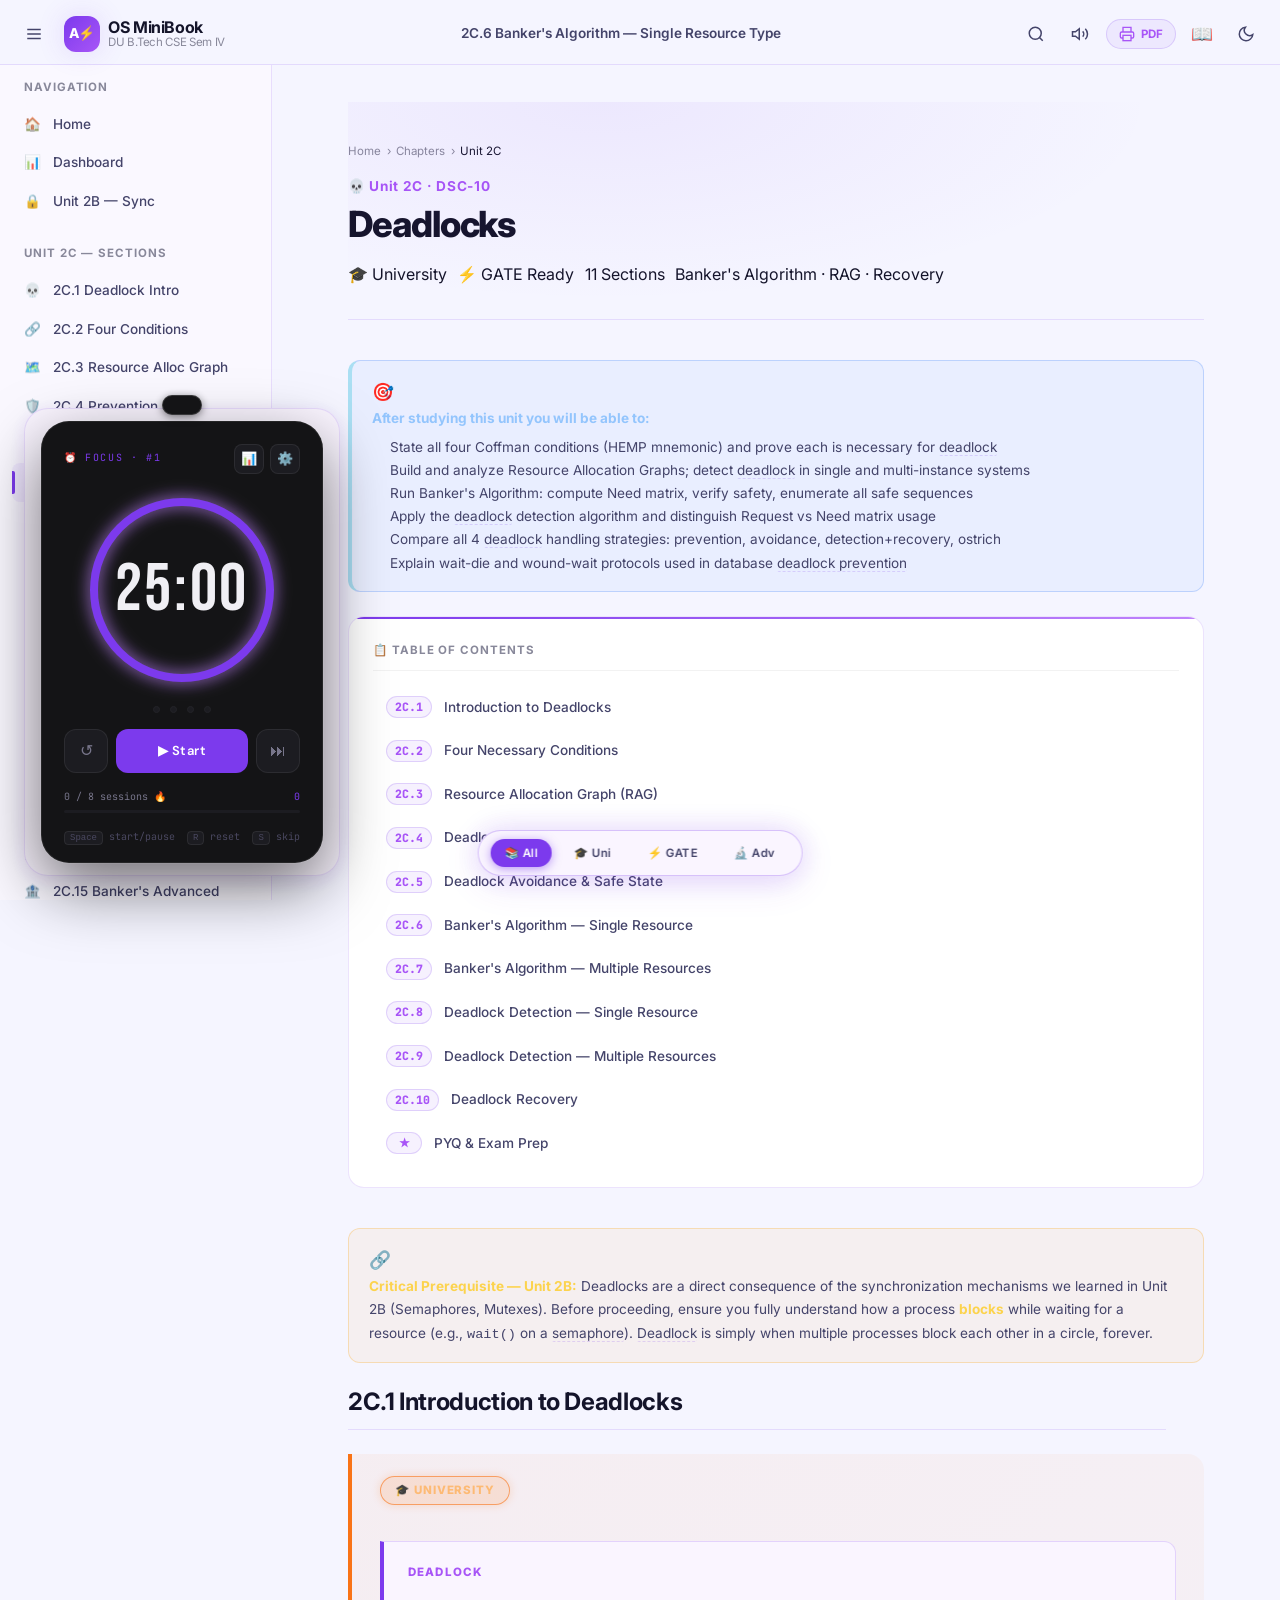
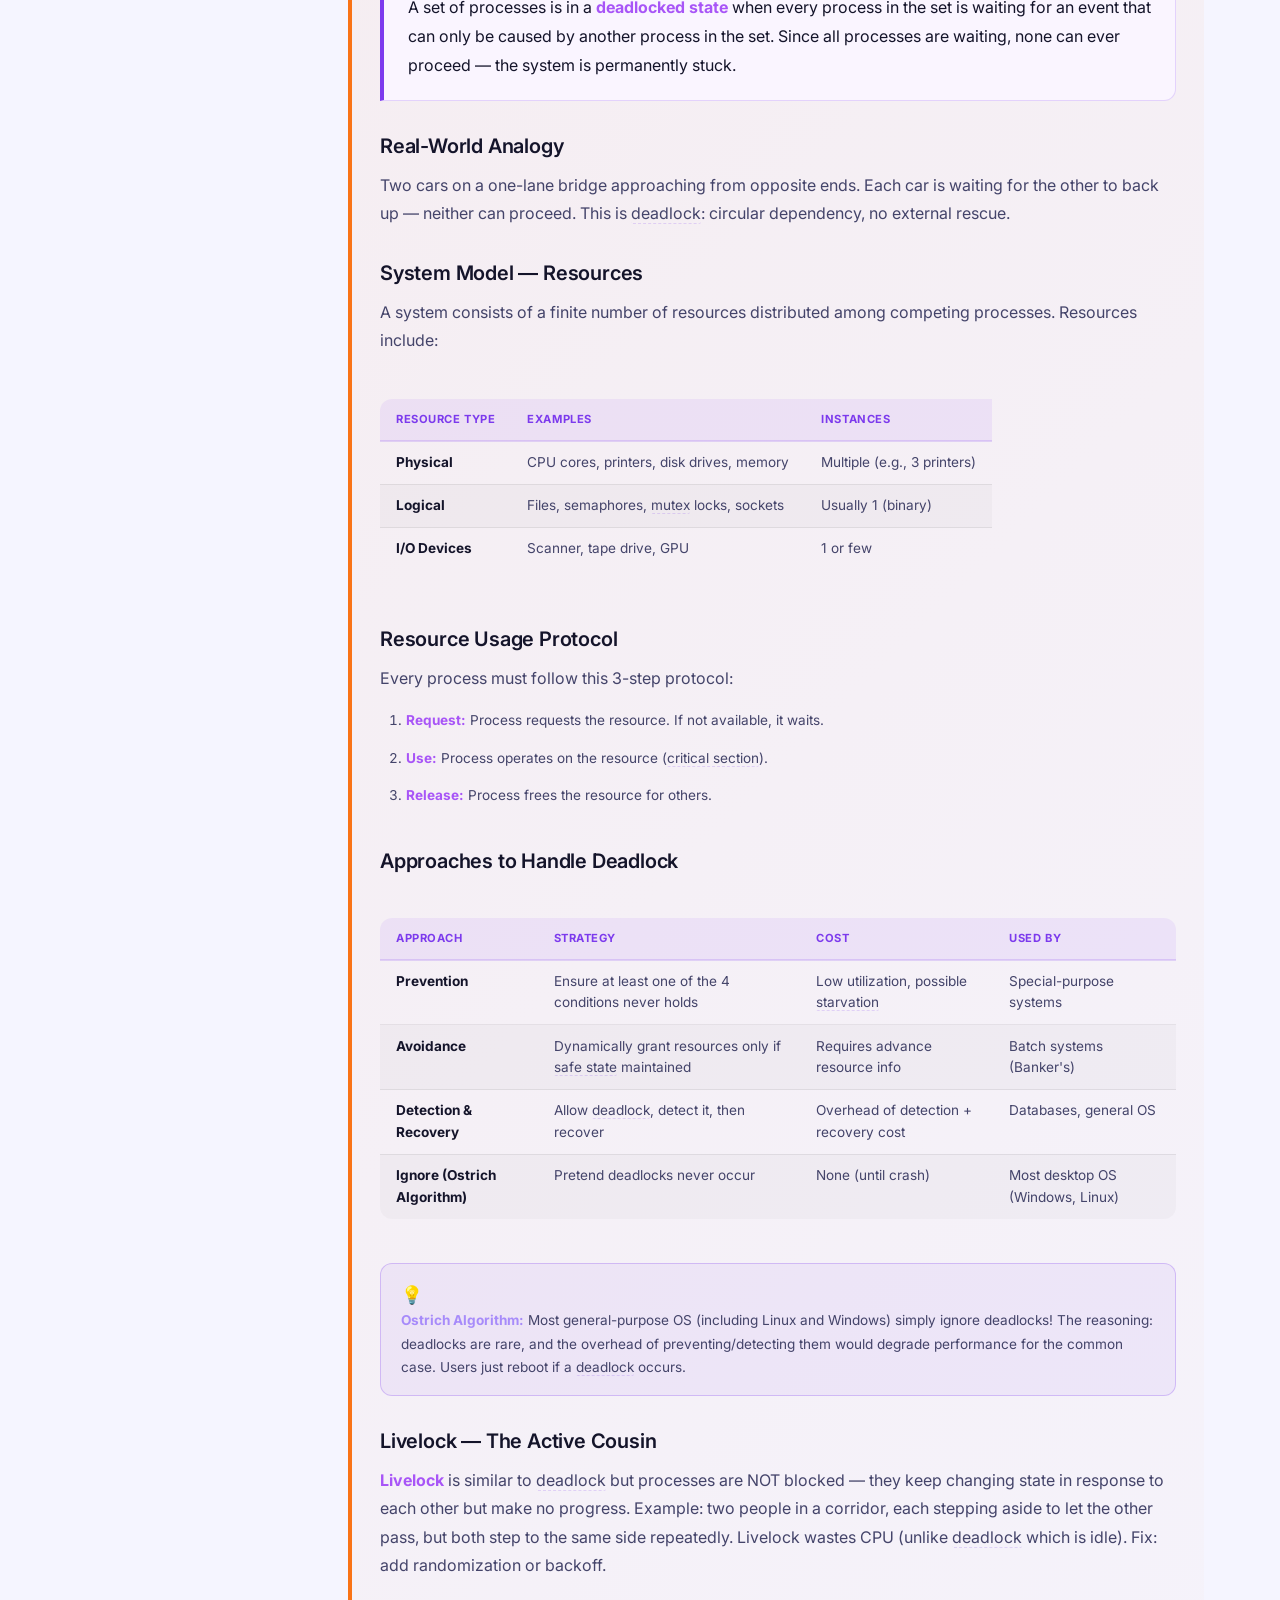
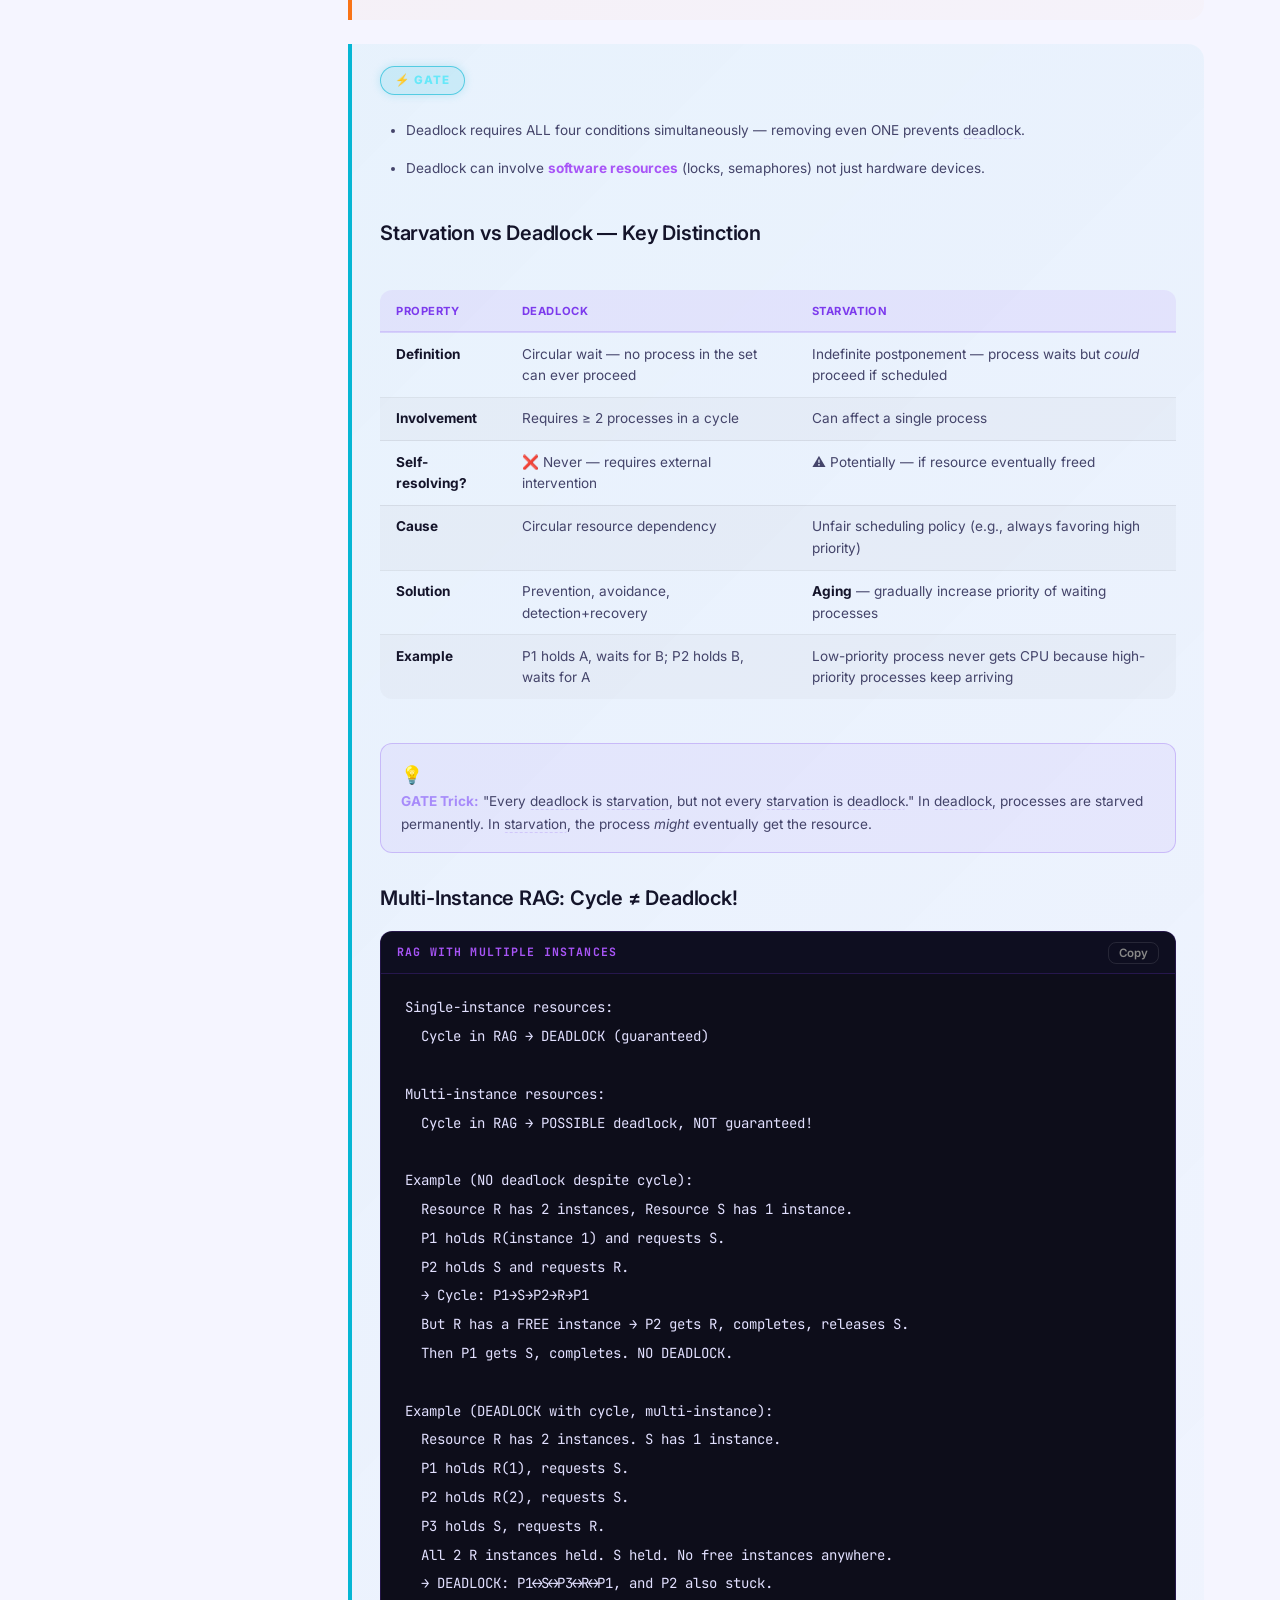
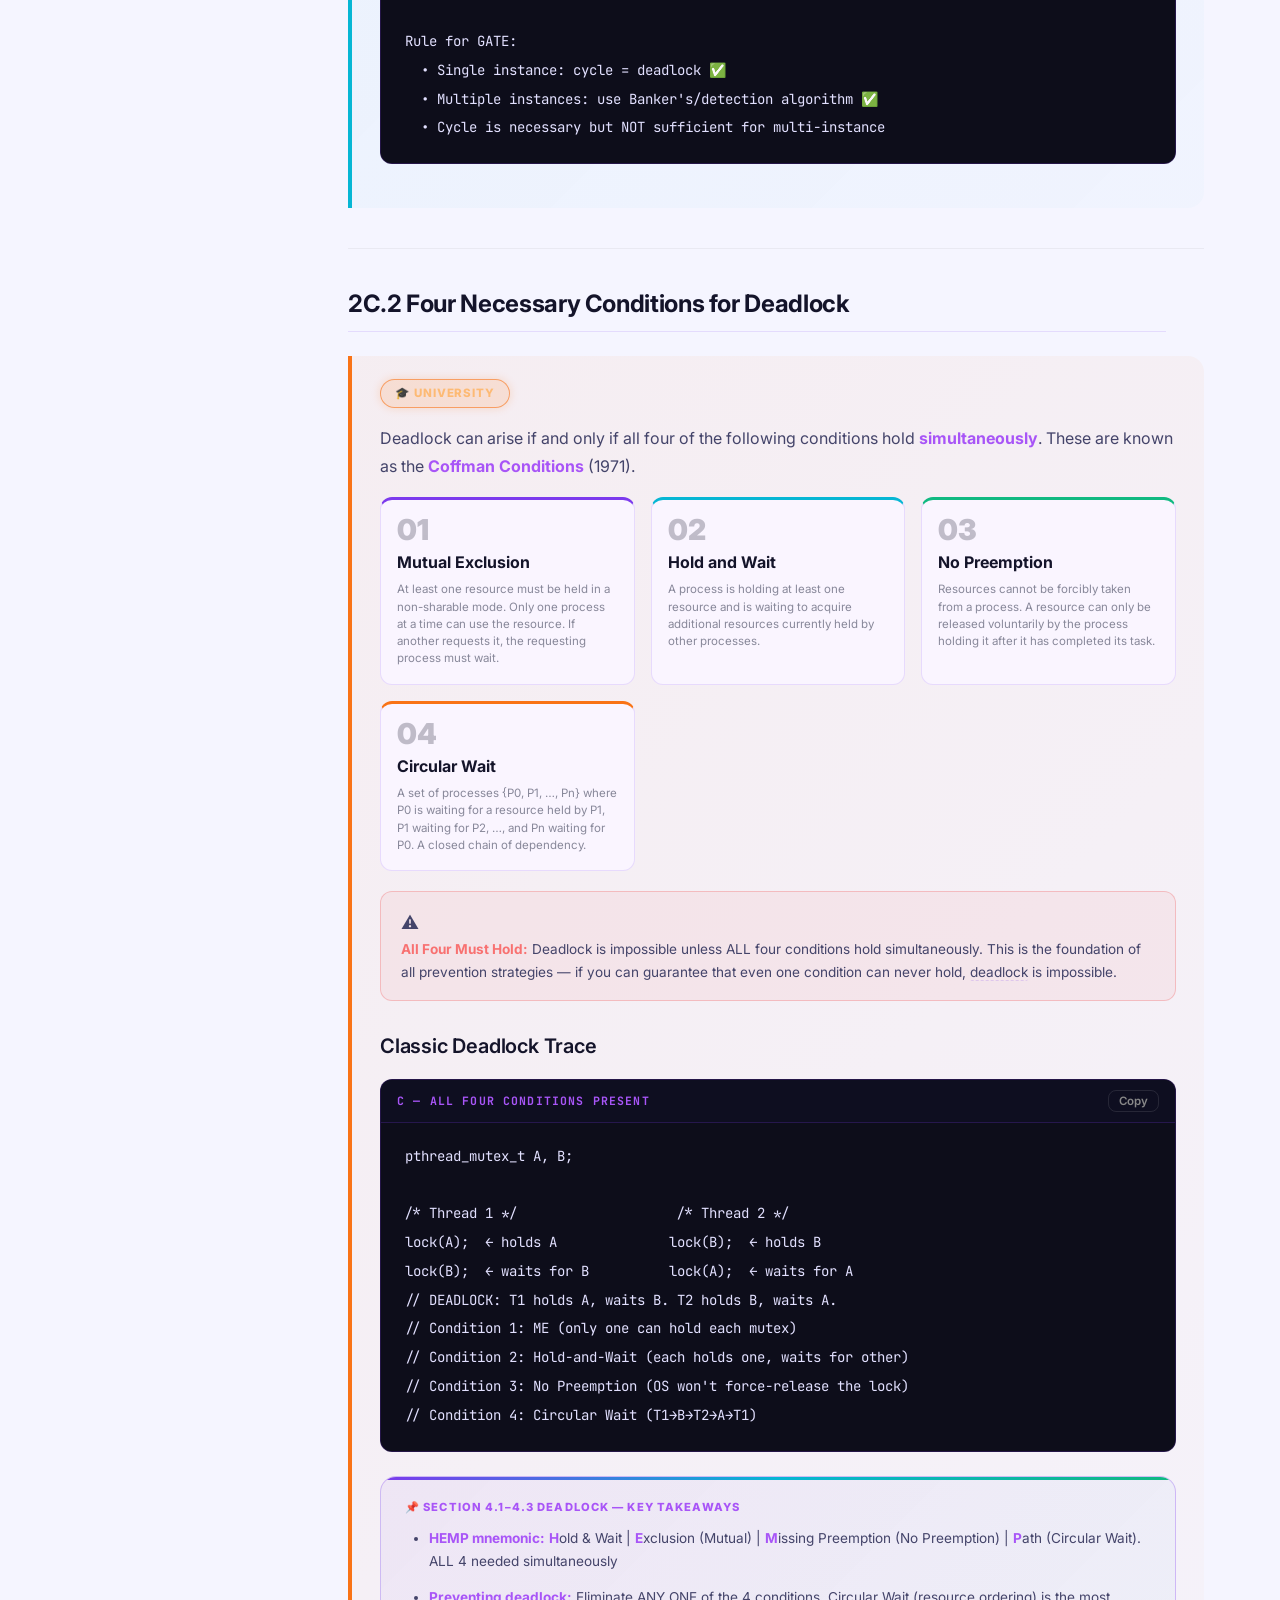
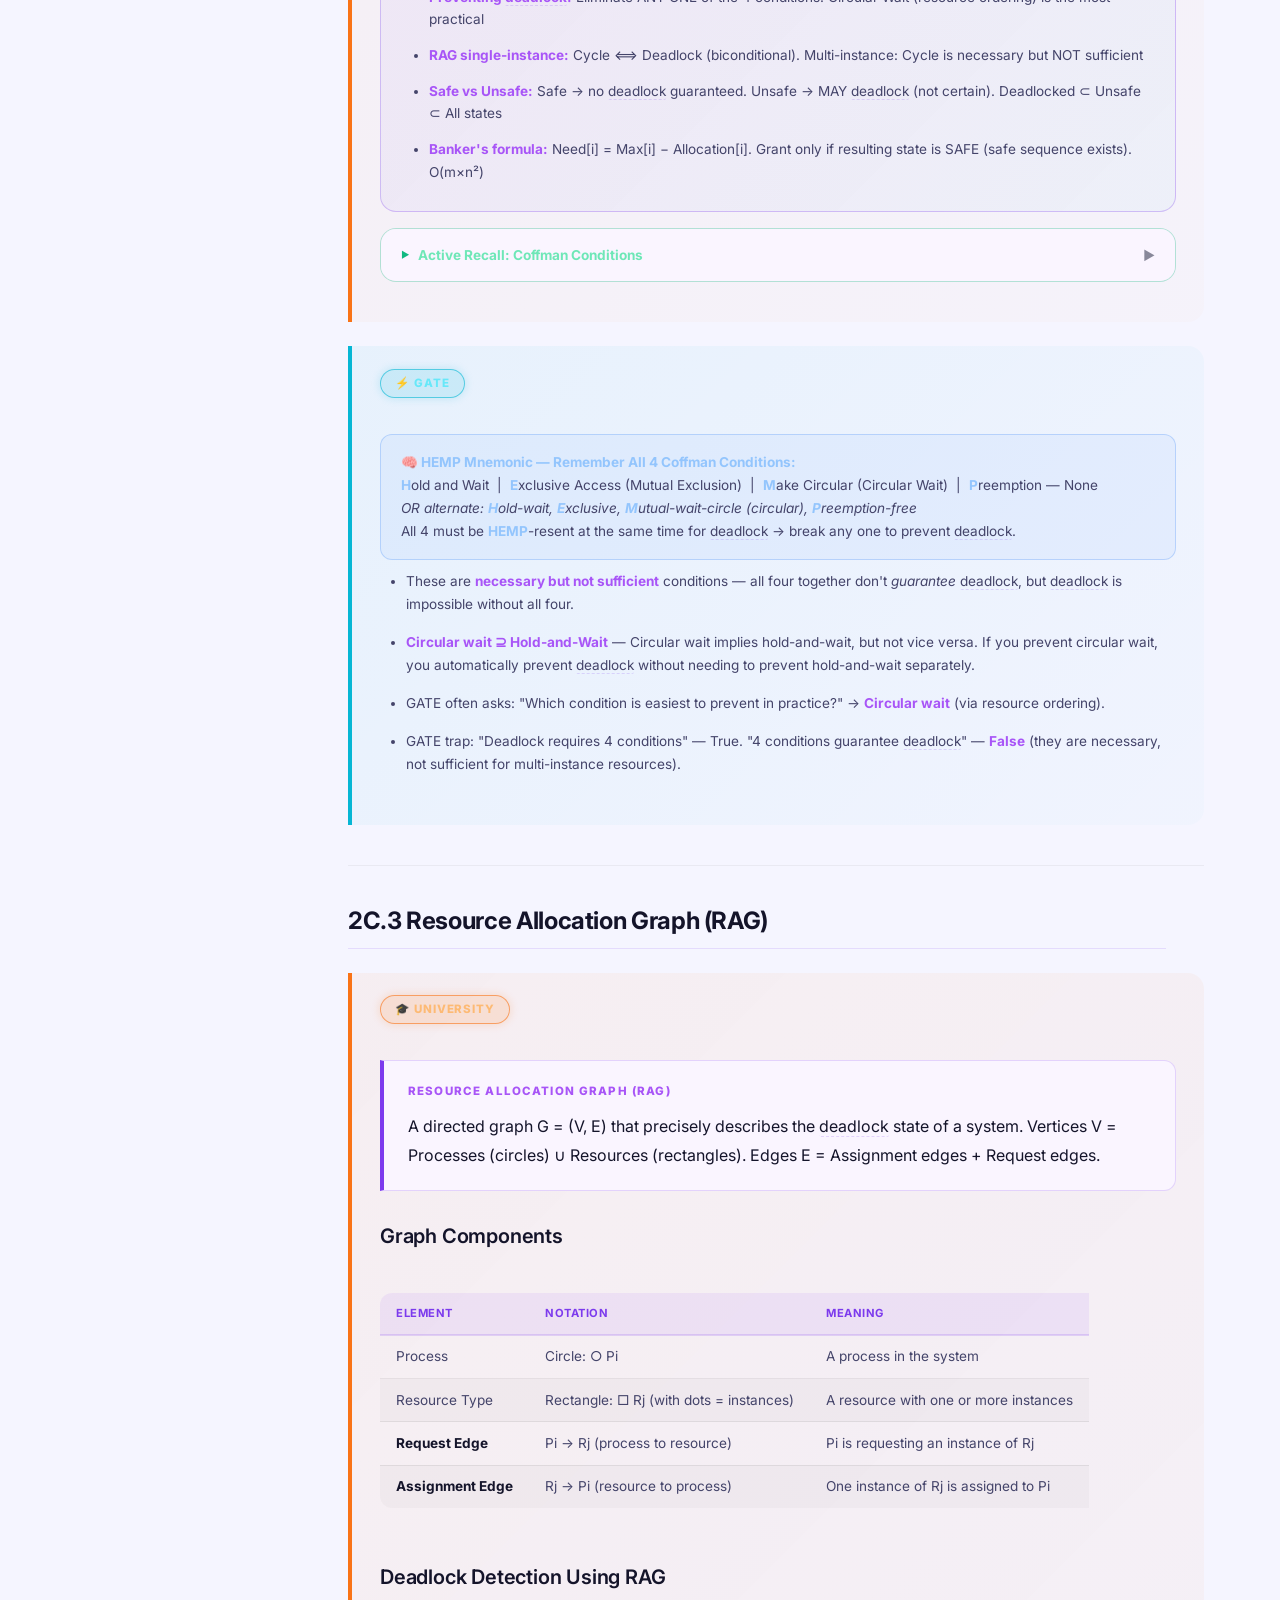
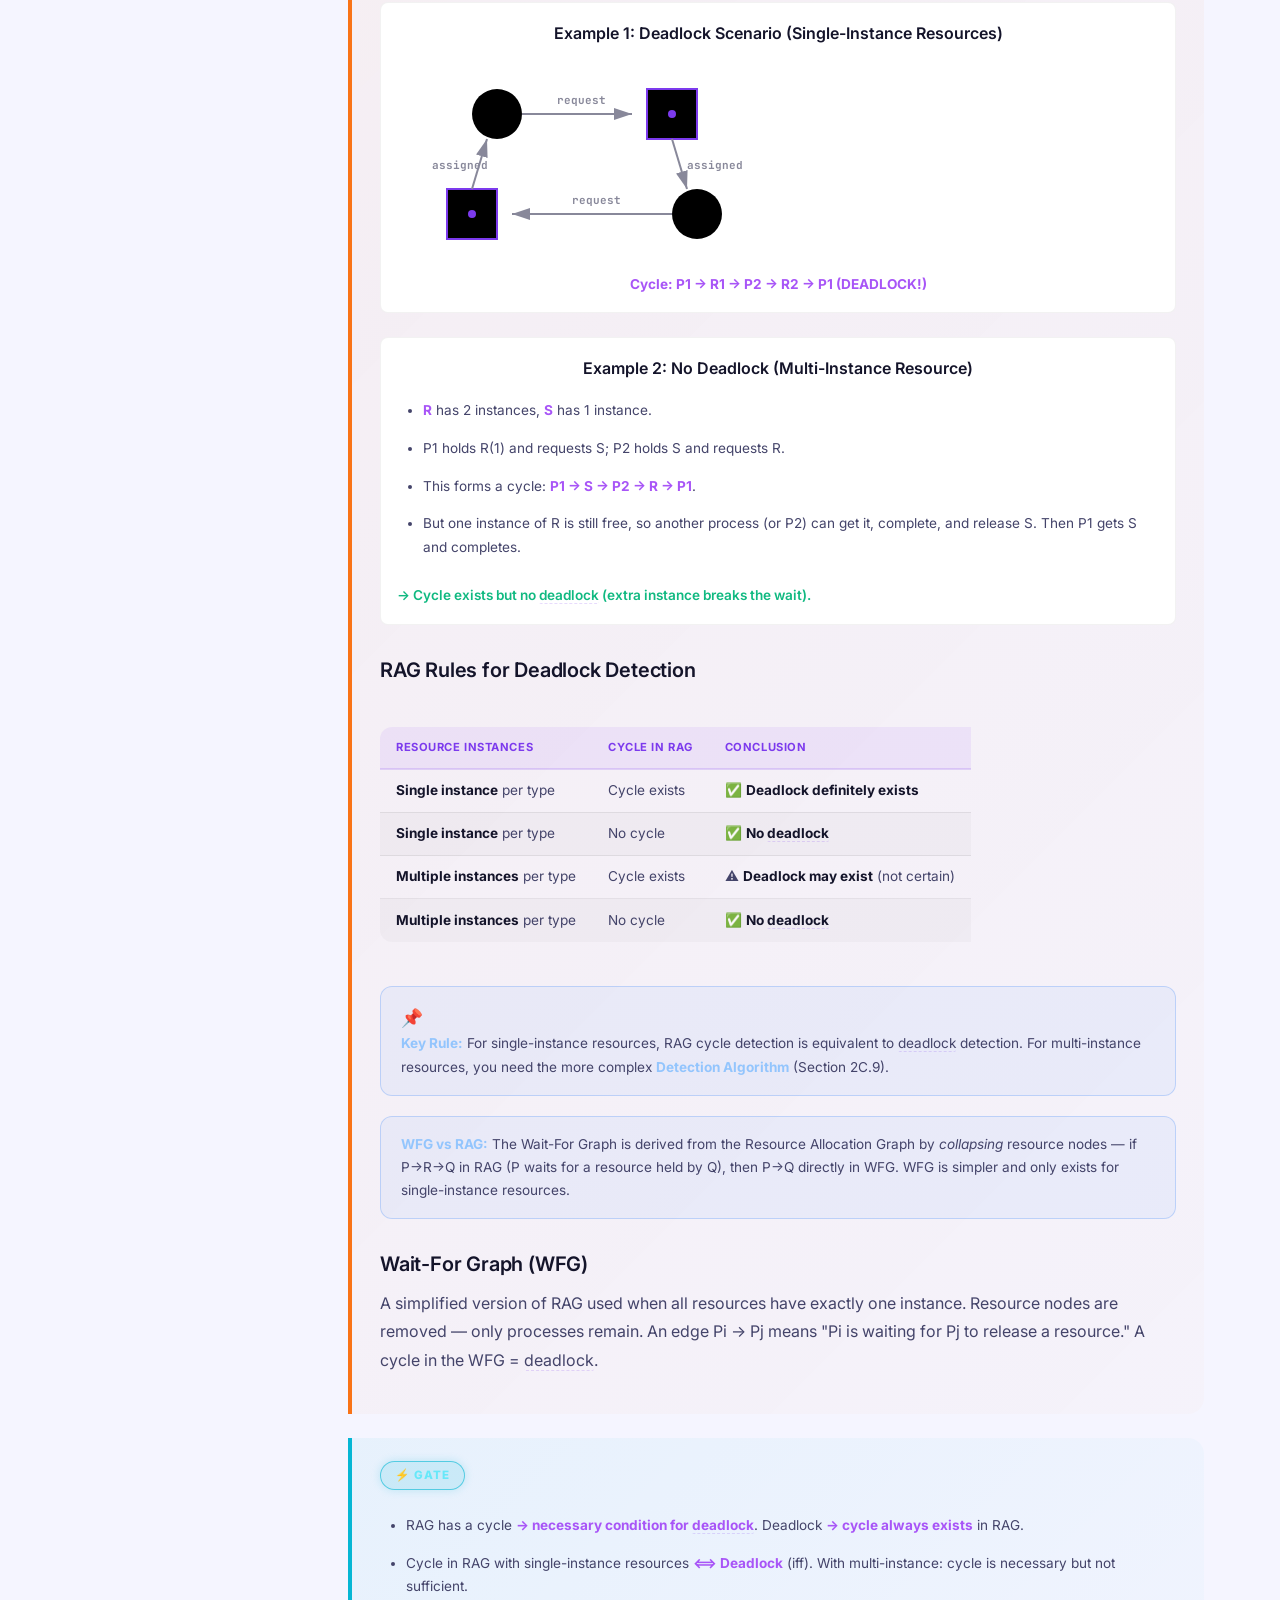
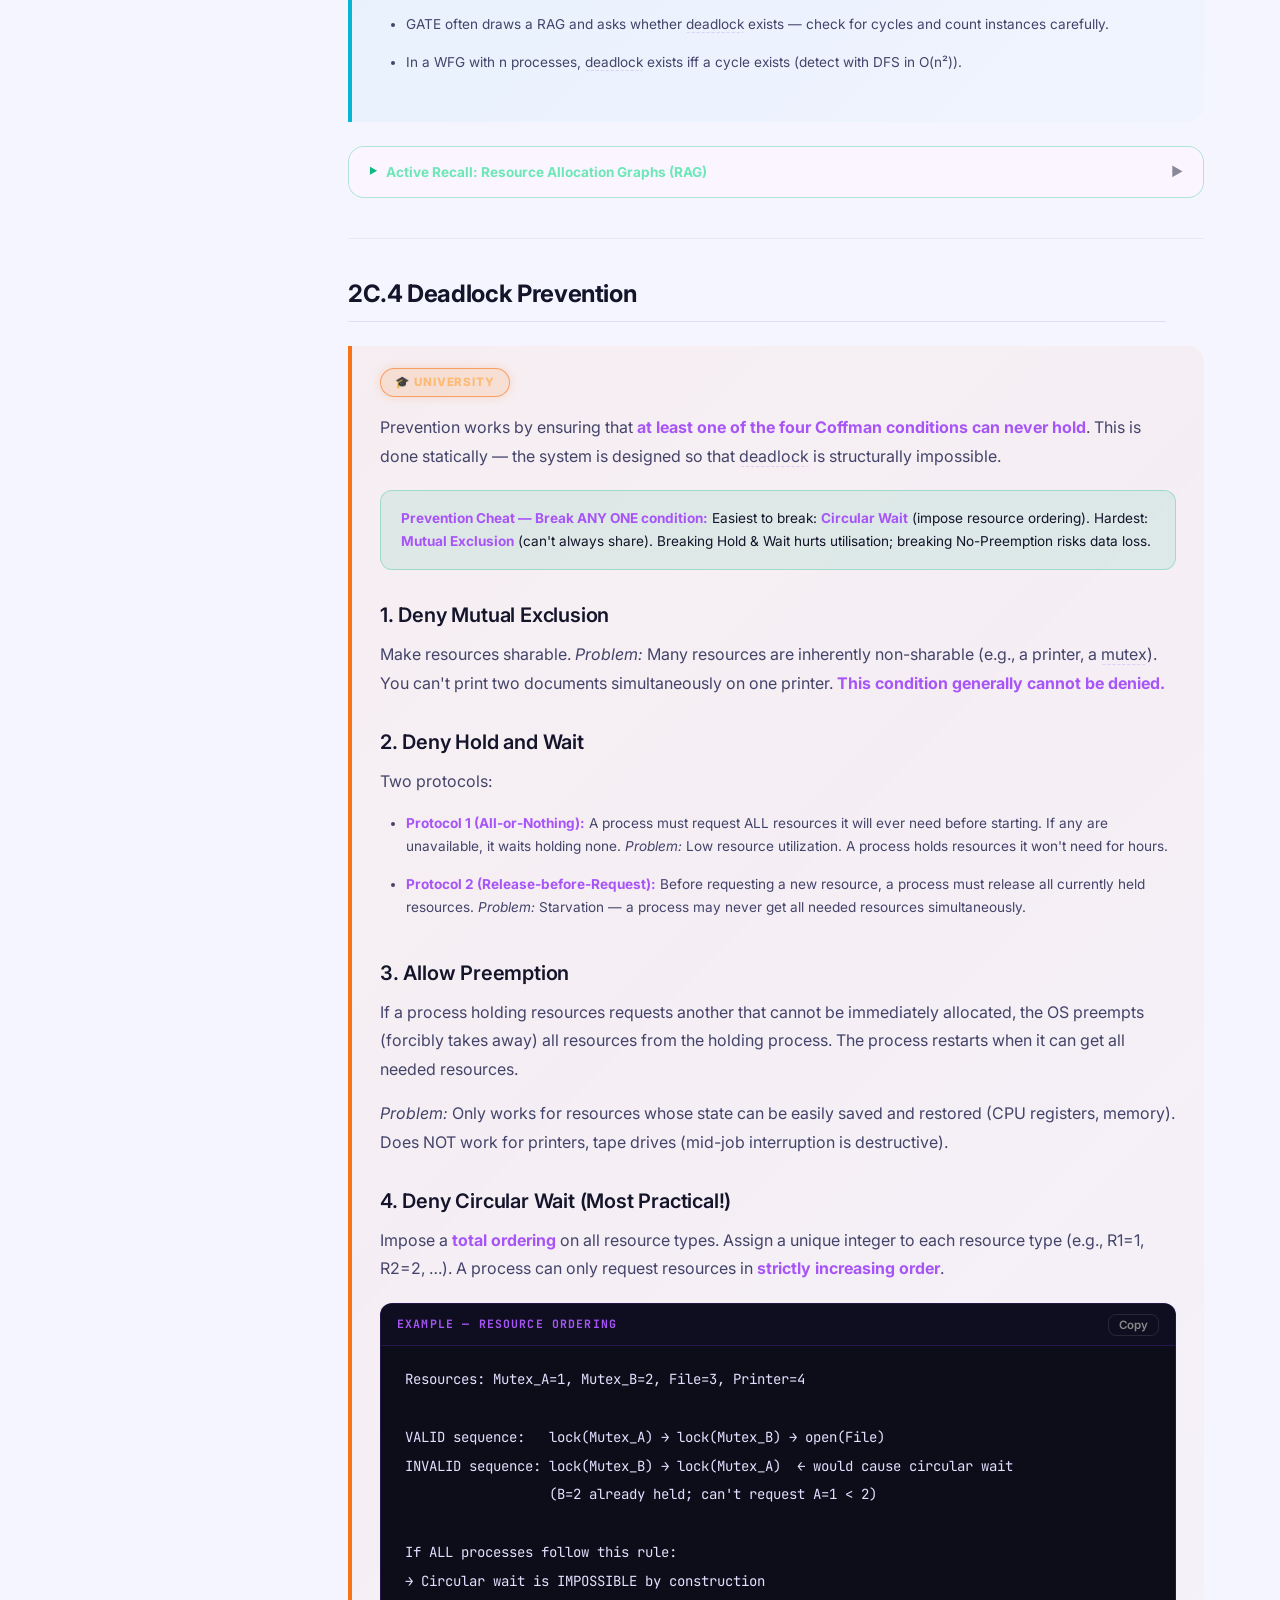
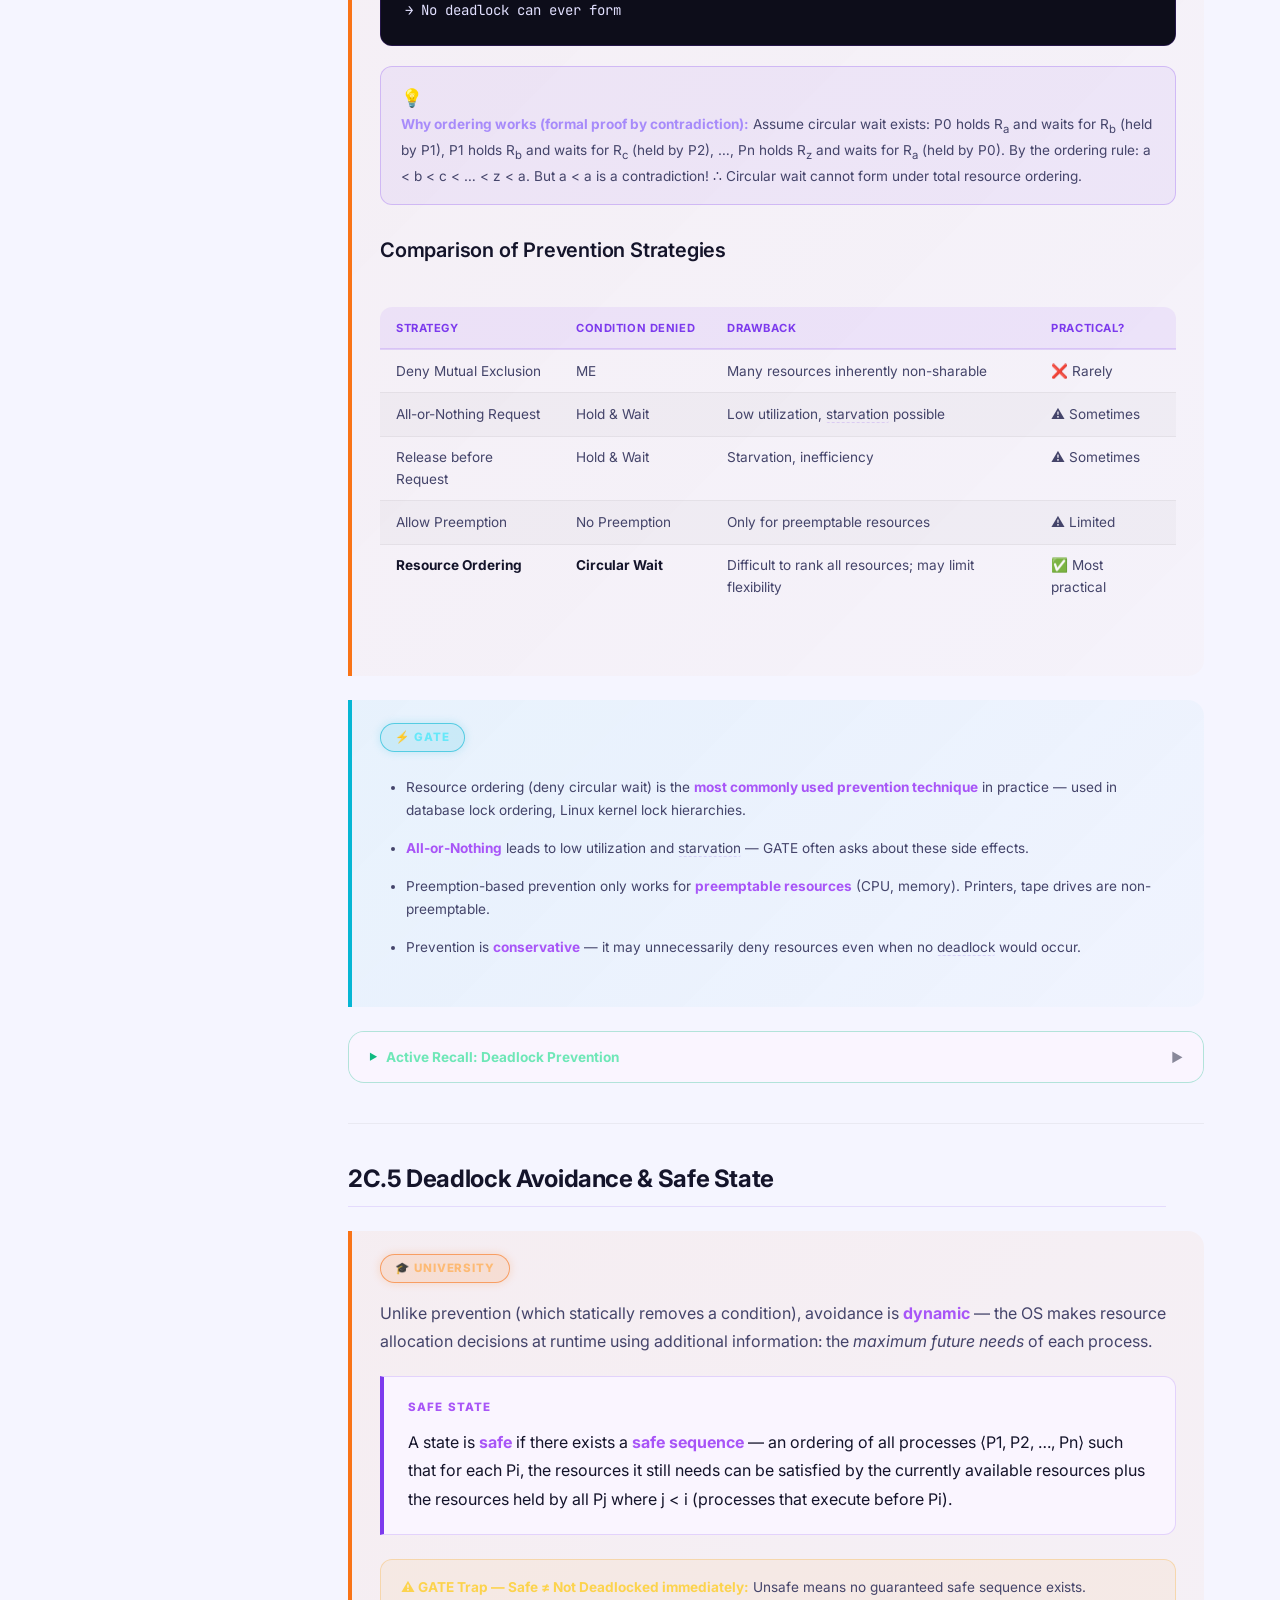
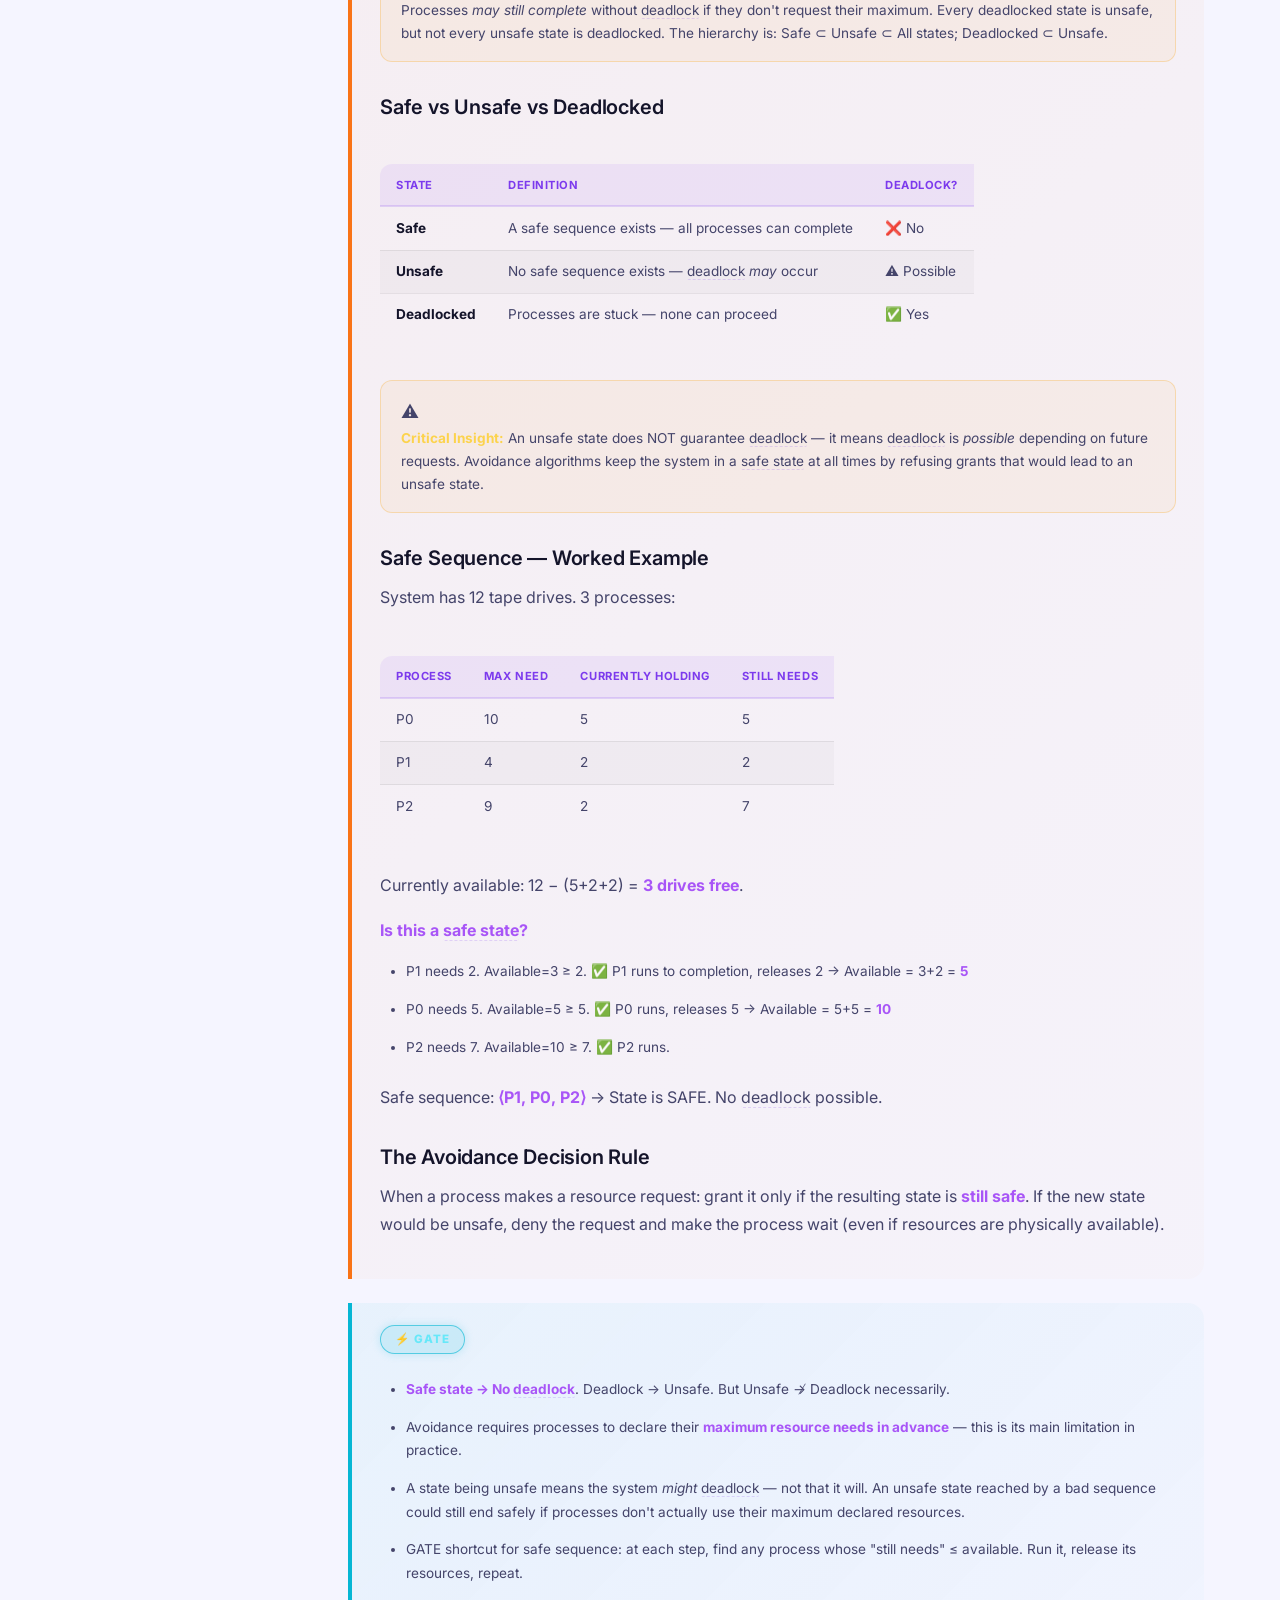
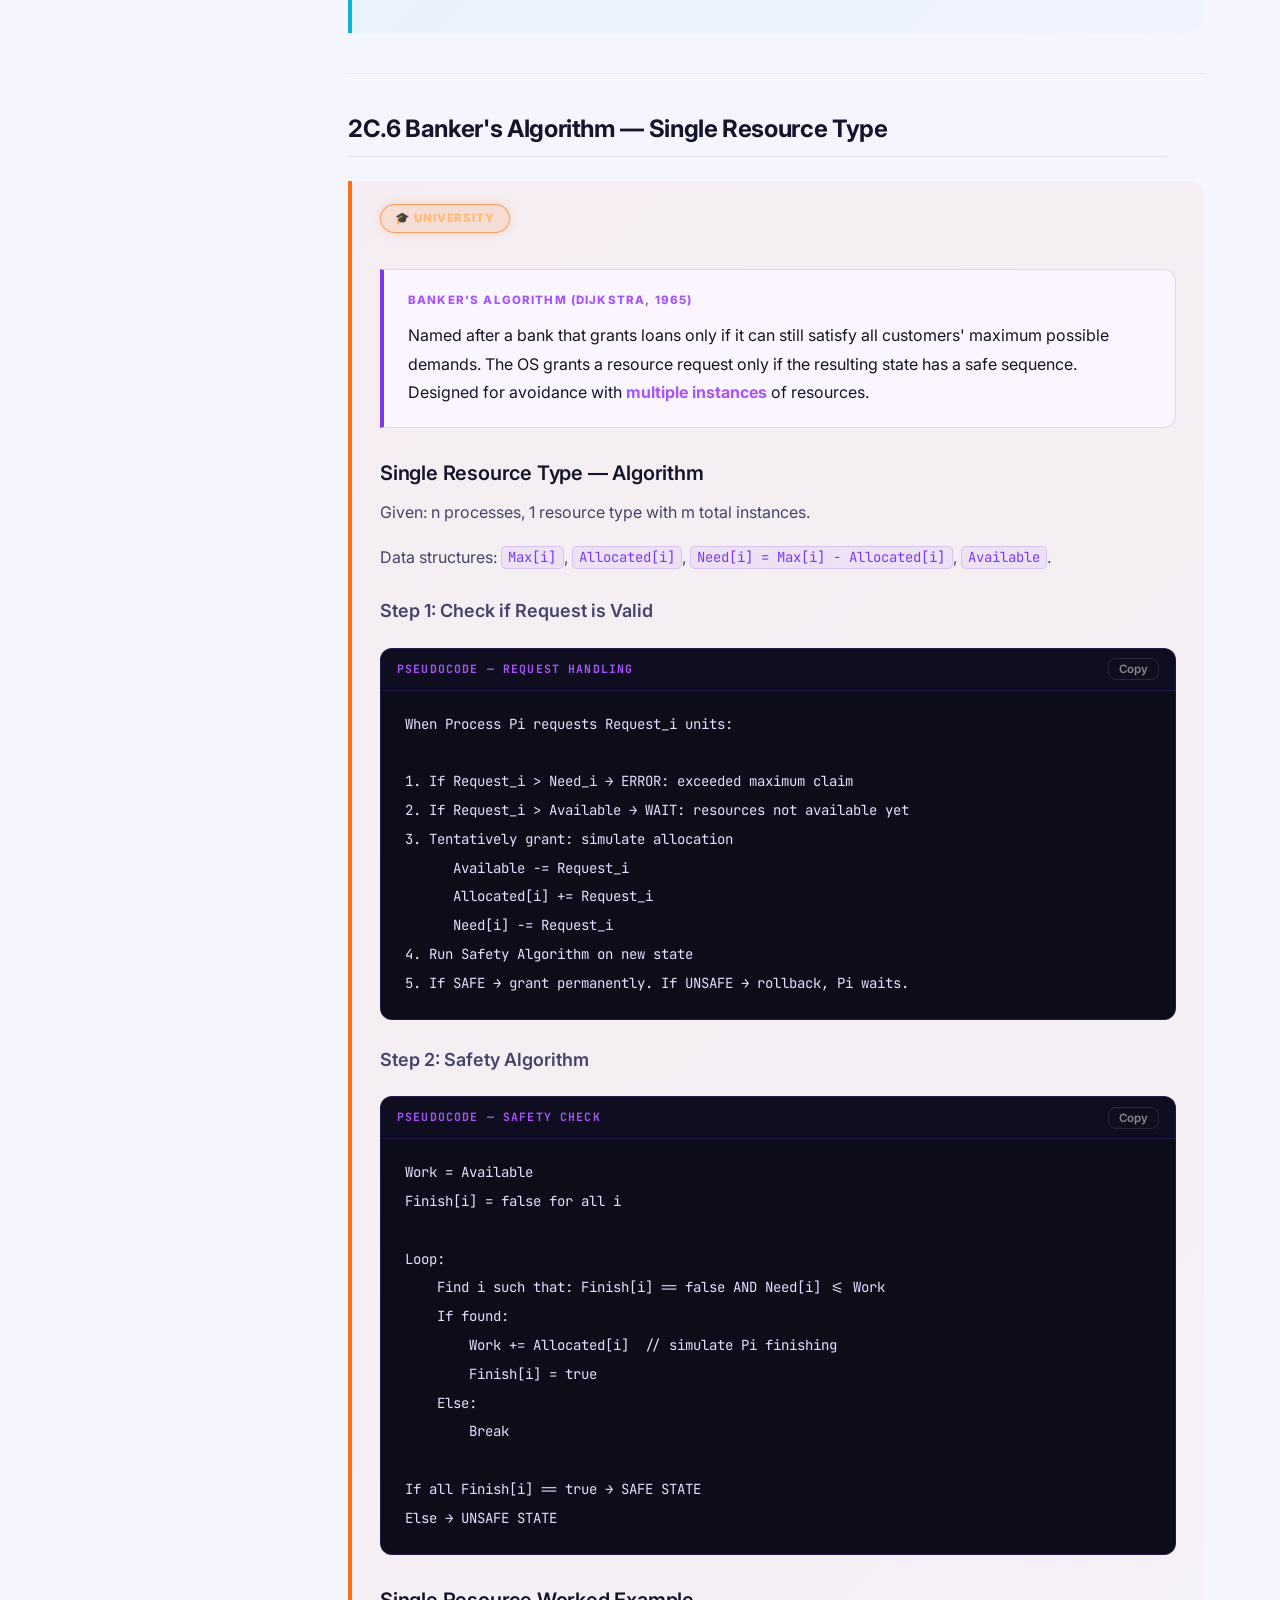
<file: chapters/unit4.html>
<!DOCTYPE html>
<html lang="en" data-theme="dark">
<head>
<!-- ⚡ Arpit | OS MiniBook 2026 -->
<meta charset="UTF-8"><meta name="viewport" content="width=device-width,initial-scale=1">
<meta name="author" content="Arpit">
<meta name="description" content="Unit 2C: Deadlocks — OS MiniBook DU B.Tech CSE Sem IV">
<title>Unit 2C — Deadlocks | OS MiniBook ⚡ Arpit</title>
<link rel="manifest" href="../manifest.json">
<link rel="stylesheet" href="../assets/css/main.css">
<link rel="stylesheet" href="../assets/css/components.css">
<link rel="stylesheet" href="../assets/css/animations.css">
<link rel="stylesheet" href="../assets/css/timer.css">

<link rel="stylesheet" href="../assets/css/chapters.css">
</head>
<body>
<!-- ⚡ Arpit -->
<div id="progress-bar"></div>
<header id="main-header">
  <div class="header-left">
    <button id="sidebar-toggle" class="icon-btn" title="Toggle Sidebar (S)">
      <svg viewbox="0 0 24 24" fill="none" stroke="currentColor" stroke-width="2"><line x1="3" y1="6" x2="21" y2="6"></line><line x1="3" y1="12" x2="21" y2="12"></line><line x1="3" y1="18" x2="21" y2="18"></line></svg>
    </button>
    <div class="brand-logo">
      <div class="brand-icon">A⚡</div>
      <div class="brand-text"><span class="main">OS MiniBook</span><span class="sub">DU B.Tech CSE Sem IV</span></div>
    </div>
  </div>
  <span class="header-chapter-title"></span>
  <div class="header-right">
    <button id="search-btn" class="icon-btn" title="Search (Ctrl+K)">
      <svg viewbox="0 0 24 24" fill="none" stroke="currentColor" stroke-width="2"><circle cx="11" cy="11" r="8"></circle><path d="M21 21l-4.35-4.35"></path></svg>
    </button>
    <button id="tts-toggle" class="icon-btn" title="Read Aloud">
      <svg viewbox="0 0 24 24" fill="none" stroke="currentColor" stroke-width="2"><polygon points="11 5 6 9 2 9 2 15 6 15 11 19 11 5"></polygon><path d="M15.54 8.46a5 5 0 010 7.07M19.07 4.93a10 10 0 010 14.14"></path></svg>
    </button>
    
    <button id="print-btn" title="Print / Save as PDF (Ctrl+P)" aria-label="Print"><svg viewbox="0 0 24 24" fill="none" stroke="currentColor" stroke-width="2" width="16" height="16" style="flex-shrink:0"><polyline points="6 9 6 2 18 2 18 9"></polyline><path d="M6 18H4a2 2 0 01-2-2v-5a2 2 0 012-2h16a2 2 0 012 2v5a2 2 0 01-2 2h-2"></path><rect x="6" y="14" width="12" height="8"></rect></svg><span class="print-label">PDF</span></button>
    <button id="reading-mode-btn" class="icon-btn" title="Reading Mode (F)" aria-pressed="false" aria-label="Toggle reading mode">📖</button>
    <button id="theme-toggle" class="icon-btn" title="Toggle Theme (T)"></button>
  </div>
</header>
<div id="sidebar-overlay"></div>
<aside id="sidebar">
  <nav class="sidebar-nav">
    <div class="sidebar-section">
      <div class="sidebar-section-label">Navigation</div>
      <a href="../index.html" class="sidebar-link"><span class="link-icon">🏠</span>Home</a>
      <a href="../progress.html" class="sidebar-link"><span class="link-icon">📊</span>Dashboard</a>
      <a href="unit3.html" class="sidebar-link"><span class="link-icon">🔒</span>Unit 2B — Sync</a>
    </div>
    <div class="sidebar-section">
      <div class="sidebar-section-label">Unit 2C — Sections</div>
      <a href="#s-dl-intro" class="sidebar-link active"><span class="link-icon">💀</span>2C.1 Deadlock Intro</a>
      <a href="#s-dl-conditions" class="sidebar-link"><span class="link-icon">🔗</span>2C.2 Four Conditions</a>
      <a href="#s-dl-rag" class="sidebar-link"><span class="link-icon">🗺️</span>2C.3 Resource Alloc Graph</a>
      <a href="#s-dl-prevention" class="sidebar-link"><span class="link-icon">🛡️</span>2C.4 Prevention</a>
      <a href="#s-dl-avoidance" class="sidebar-link"><span class="link-icon">🔮</span>2C.5 Avoidance & Safe State</a>
      <a href="#s-dl-bankers1" class="sidebar-link"><span class="link-icon">🏦</span>2C.6 Banker's (Single)</a>
      <a href="#s-dl-bankers2" class="sidebar-link"><span class="link-icon">🏦</span>2C.7 Banker's (Multiple)</a>
      <a href="#s-dl-detect1" class="sidebar-link"><span class="link-icon">🔍</span>2C.8 Detection (Single)</a>
      <a href="#s-dl-detect2" class="sidebar-link"><span class="link-icon">🔍</span>2C.9 Detection (Multiple)</a>
      <a href="#s-dl-recovery" class="sidebar-link"><span class="link-icon">🔧</span>2C.10 Recovery</a>
      <a href="#s-dl-pyq" class="sidebar-link"><span class="link-icon">📝</span>PYQ & Q&A</a>
    </div>
    <div class="sidebar-section">
            <a href="#s-dl-compare" class="sidebar-link"><span class="link-icon">⚖️</span>2C.11 DL vs Starvation</a>
      <a href="#s-dl-realworld" class="sidebar-link"><span class="link-icon">💻</span>2C.12 Real-World Deadlocks</a>
      <a href="#s-dl-formula" class="sidebar-link"><span class="link-icon">📐</span>2C.13 Formula Card</a>
      <a href="#s-dl-examples" class="sidebar-link"><span class="link-icon">🔢</span>2C.14 Worked Examples</a>
      <a href="#s-dl-bankers-adv" class="sidebar-link"><span class="link-icon">🏦</span>2C.15 Banker's Advanced</a>
      <a href="#s-dl-rag-adv" class="sidebar-link"><span class="link-icon">🕸️</span>2C.16 RAG Advanced</a>
      <a href="#s-dl-mcq-extra" class="sidebar-link"><span class="link-icon">📝</span>2C.17 Extra MCQs</a>
      <a href="#s-dl-summary" class="sidebar-link"><span class="link-icon">📊</span>2C.18 Summary</a>
    </div>
    <div class="sidebar-section">
      <div class="sidebar-section-label">All Units</div>
      <a href="unit1.html" class="sidebar-link"><span class="link-icon">🖥️</span>Unit 1 — OS Intro</a>
      <a href="unit2.html" class="sidebar-link"><span class="link-icon">⚙️</span>Unit 2A — Processes</a>
      <a href="unit3.html" class="sidebar-link"><span class="link-icon">🔒</span>Unit 2B — Sync</a>
      <a href="unit5.html" class="sidebar-link"><span class="link-icon">🧠</span>Unit 3 — Memory</a>
      <a href="unit6.html" class="sidebar-link"><span class="link-icon">📁</span>Unit 4 — Files</a>
      <a href="gate-extra.html" class="sidebar-link" style="color:var(--gate-c)"><span class="link-icon">⚡</span>GATE Extra</a>
    </div>
    <div class="sidebar-section">
      <div class="sidebar-section-label">Related Units</div>
      <a href="unit3.html#s-semaphore" class="sidebar-link"><span class="link-icon">🔗</span>Semaphores (Unit 2B)</a>
      <a href="unit3.html#s-cs" class="sidebar-link"><span class="link-icon">🔗</span>Critical Section (Unit 2B)</a>
      <a href="unit5.html#s-mem-paging" class="sidebar-link"><span class="link-icon">🔗</span>Paging &amp; Memory (Unit 3)</a>
    </div>
    <div class="sidebar-section">
      <div class="sidebar-section-label">Bookmarks</div>
      <div id="bookmarks-list"></div>
    </div>
  </nav>
  
    <div class="sidebar-section">
      <div class="sidebar-section-label">My Notes</div>
      <div id="notes-sidebar-list"></div>
    </div>
  <div class="sidebar-footer">
    <div class="sidebar-brand-mark"><div class="mark">A⚡</div><span>Arpit · OS MiniBook 2026</span></div>
  </div>
</aside>
<main id="main-content">
<div class="content-inner">
  <div class="chapter-hero">
    <div class="chapter-breadcrumb">
      <a href="../index.html">Home</a><span>›</span><span>Chapters</span><span>›</span><span style="color:var(--tx-primary)">Unit 2C</span>
    </div>
    <div class="chapter-num">💀 Unit 2C · DSC-10</div>
    <h1 class="chapter-title">Deadlocks</h1>
    <div class="chapter-meta">
      <span class="meta-tag">🎓 University</span>
      <span class="meta-tag">⚡ GATE Ready</span>
      <span class="meta-tag">11 Sections</span>
      <span class="meta-tag">Banker's Algorithm · RAG · Recovery</span>
    </div>
  </div>

  
  <div class="callout info" style="margin-bottom:var(--sp-6);border-left:4px solid var(--gate-b)">
    <span class="callout-icon">🎯</span>
    <div><strong>After studying this unit you will be able to:</strong>
      <ul style="margin:6px 0 0;padding-left:18px">
        <li>State all four Coffman conditions (HEMP mnemonic) and prove each is necessary for deadlock</li>
        <li>Build and analyze Resource Allocation Graphs; detect deadlock in single and multi-instance systems</li>
        <li>Run Banker's Algorithm: compute Need matrix, verify safety, enumerate all safe sequences</li>
        <li>Apply the deadlock detection algorithm and distinguish Request vs Need matrix usage</li>
        <li>Compare all 4 deadlock handling strategies: prevention, avoidance, detection+recovery, ostrich</li>
        <li>Explain wait-die and wound-wait protocols used in database deadlock prevention</li>
      </ul>
    </div>
  </div>

  <div class="toc-card">
    <h3>📋 Table of Contents</h3>
    <div class="toc-list">
      <a href="#s-dl-intro" class="toc-item"><span class="toc-num">2C.1</span>Introduction to Deadlocks</a>
      <a href="#s-dl-conditions" class="toc-item"><span class="toc-num">2C.2</span>Four Necessary Conditions</a>
      <a href="#s-dl-rag" class="toc-item"><span class="toc-num">2C.3</span>Resource Allocation Graph (RAG)</a>
      <a href="#s-dl-prevention" class="toc-item"><span class="toc-num">2C.4</span>Deadlock Prevention</a>
      <a href="#s-dl-avoidance" class="toc-item"><span class="toc-num">2C.5</span>Deadlock Avoidance & Safe State</a>
      <a href="#s-dl-bankers1" class="toc-item"><span class="toc-num">2C.6</span>Banker's Algorithm — Single Resource</a>
      <a href="#s-dl-bankers2" class="toc-item"><span class="toc-num">2C.7</span>Banker's Algorithm — Multiple Resources</a>
      <a href="#s-dl-detect1" class="toc-item"><span class="toc-num">2C.8</span>Deadlock Detection — Single Resource</a>
      <a href="#s-dl-detect2" class="toc-item"><span class="toc-num">2C.9</span>Deadlock Detection — Multiple Resources</a>
      <a href="#s-dl-recovery" class="toc-item"><span class="toc-num">2C.10</span>Deadlock Recovery</a>
      <a href="#s-dl-pyq" class="toc-item"><span class="toc-num">★</span>PYQ & Exam Prep</a>
    </div>
  </div>

  <div class="callout warn reveal" style="margin:var(--sp-6) 0">
    <span class="callout-icon">🔗</span>
    <div><strong>Critical Prerequisite — Unit 2B:</strong> Deadlocks are a direct consequence of the synchronization mechanisms we learned in Unit 2B (Semaphores, Mutexes). Before proceeding, ensure you fully understand how a process <strong>blocks</strong> while waiting for a resource (e.g., <code>wait()</code> on a <a href="unit3.html#s-semaphore" class="glossary-term" title="Jump to definition">semaphore</a>). <a href="unit4.html#s-dl-intro" class="glossary-term" title="Jump to definition">Deadlock</a> is simply when multiple processes block each other in a circle, forever.</div>
  </div>

  <!-- SECTION 2C.1 -->
  <section id="s-dl-intro" data-search-section="deadlock definition system model resource hold wait necessary conditions">
    <div class="section-heading">
      <h2 class="prose">2C.1 Introduction to Deadlocks</h2>
      <button class="bookmark-btn" data-id="s-dl-intro" data-label="2C.1 Deadlock Intro" title="Bookmark">🔖</button>
    </div>
    <div class="mode-uni">
      <div class="mode-badge uni">🎓 University</div>
      <div class="prose">
        <div class="def-box">
          <div class="def-term">Deadlock</div>
          A set of processes is in a <strong>deadlocked state</strong> when every process in the set is waiting for an event that can only be caused by another process in the set. Since all processes are waiting, none can ever proceed — the system is permanently stuck.
        </div>
        <h3>Real-World Analogy</h3>
        <p>Two cars on a one-lane bridge approaching from opposite ends. Each car is waiting for the other to back up — neither can proceed. This is deadlock: circular dependency, no external rescue.</p>
        <h3>System Model — Resources</h3>
        <p>A system consists of a finite number of resources distributed among competing processes. Resources include:</p>
        <table>
          <thead><tr><th>Resource Type</th><th>Examples</th><th>Instances</th></tr></thead>
          <tbody>
            <tr><td><strong>Physical</strong></td><td>CPU cores, printers, disk drives, memory</td><td>Multiple (e.g., 3 printers)</td></tr>
            <tr><td><strong>Logical</strong></td><td>Files, semaphores, mutex locks, sockets</td><td>Usually 1 (binary)</td></tr>
            <tr><td><strong>I/O Devices</strong></td><td>Scanner, tape drive, GPU</td><td>1 or few</td></tr>
          </tbody>
        </table>
        <h3>Resource Usage Protocol</h3>
        <p>Every process must follow this 3-step protocol:</p>
        <ol>
          <li><strong>Request:</strong> Process requests the resource. If not available, it waits.</li>
          <li><strong>Use:</strong> Process operates on the resource (critical section).</li>
          <li><strong>Release:</strong> Process frees the resource for others.</li>
        </ol>
        <h3>Approaches to Handle Deadlock</h3>
        <table>
          <thead><tr><th>Approach</th><th>Strategy</th><th>Cost</th><th>Used by</th></tr></thead>
          <tbody>
            <tr><td><strong>Prevention</strong></td><td>Ensure at least one of the 4 conditions never holds</td><td>Low utilization, possible starvation</td><td>Special-purpose systems</td></tr>
            <tr><td><strong>Avoidance</strong></td><td>Dynamically grant resources only if safe state maintained</td><td>Requires advance resource info</td><td>Batch systems (Banker's)</td></tr>
            <tr><td><strong>Detection & Recovery</strong></td><td>Allow deadlock, detect it, then recover</td><td>Overhead of detection + recovery cost</td><td>Databases, general OS</td></tr>
            <tr><td><strong>Ignore (Ostrich Algorithm)</strong></td><td>Pretend deadlocks never occur</td><td>None (until crash)</td><td>Most desktop OS (Windows, Linux)</td></tr>
          </tbody>
        </table>
        <div class="callout tip">
          <span class="callout-icon">💡</span>
          <div><strong>Ostrich Algorithm:</strong> Most general-purpose OS (including Linux and Windows) simply ignore deadlocks! The reasoning: deadlocks are rare, and the overhead of preventing/detecting them would degrade performance for the common case. Users just reboot if a deadlock occurs.</div>
        </div>
        <h3>Livelock — The Active Cousin</h3>
        <p><strong>Livelock</strong> is similar to deadlock but processes are NOT blocked — they keep changing state in response to each other but make no progress. Example: two people in a corridor, each stepping aside to let the other pass, but both step to the same side repeatedly. Livelock wastes CPU (unlike deadlock which is idle). Fix: add randomization or backoff.</p>
      </div>
    </div>
    <div class="mode-gate">
      <div class="mode-badge gate">⚡ GATE</div>
      <div class="prose">
        <ul>
          <li>Deadlock requires ALL four conditions simultaneously — removing even ONE prevents deadlock.</li>
          <li>Deadlock can involve <strong>software resources</strong> (locks, semaphores) not just hardware devices.</li>
        </ul>

        <h3>Starvation vs Deadlock — Key Distinction</h3>
        <table>
          <thead><tr><th>Property</th><th>Deadlock</th><th>Starvation</th></tr></thead>
          <tbody>
            <tr><td><strong>Definition</strong></td><td>Circular wait — no process in the set can ever proceed</td><td>Indefinite postponement — process waits but <em>could</em> proceed if scheduled</td></tr>
            <tr><td><strong>Involvement</strong></td><td>Requires ≥ 2 processes in a cycle</td><td>Can affect a single process</td></tr>
            <tr><td><strong>Self-resolving?</strong></td><td>❌ Never — requires external intervention</td><td>⚠️ Potentially — if resource eventually freed</td></tr>
            <tr><td><strong>Cause</strong></td><td>Circular resource dependency</td><td>Unfair scheduling policy (e.g., always favoring high priority)</td></tr>
            <tr><td><strong>Solution</strong></td><td>Prevention, avoidance, detection+recovery</td><td><strong>Aging</strong> — gradually increase priority of waiting processes</td></tr>
            <tr><td><strong>Example</strong></td><td>P1 holds A, waits for B; P2 holds B, waits for A</td><td>Low-priority process never gets CPU because high-priority processes keep arriving</td></tr>
          </tbody>
        </table>
        <div class="callout tip">
          <span class="callout-icon">💡</span>
          <div><strong>GATE Trick:</strong> "Every deadlock is starvation, but not every starvation is deadlock." In deadlock, processes are starved permanently. In starvation, the process <em>might</em> eventually get the resource.</div>
        </div>

        <h3>Multi-Instance RAG: Cycle ≠ Deadlock!</h3>
        <div class="code-block">
          <div class="code-header"><span class="code-lang">RAG with Multiple Instances</span><button class="code-copy">Copy</button></div>
          <pre><code>Single-instance resources:
  Cycle in RAG → DEADLOCK (guaranteed)

Multi-instance resources:
  Cycle in RAG → POSSIBLE deadlock, NOT guaranteed!

Example (NO deadlock despite cycle):
  Resource R has 2 instances, Resource S has 1 instance.
  P1 holds R(instance 1) and requests S.
  P2 holds S and requests R.
  → Cycle: P1→S→P2→R→P1
  But R has a FREE instance → P2 gets R, completes, releases S.
  Then P1 gets S, completes. NO DEADLOCK.

Example (DEADLOCK with cycle, multi-instance):
  Resource R has 2 instances. S has 1 instance.
  P1 holds R(1), requests S.
  P2 holds R(2), requests S.
  P3 holds S, requests R.
  All 2 R instances held. S held. No free instances anywhere.
  → DEADLOCK: P1↔S↔P3↔R↔P1, and P2 also stuck.

Rule for GATE:
  • Single instance: cycle = deadlock ✅
  • Multiple instances: use Banker's/detection algorithm ✅
  • Cycle is necessary but NOT sufficient for multi-instance</code></pre>
        </div>
      </div>
    </div>
  </section>


  <hr style="border-color:var(--bd-subtle);margin:var(--sp-8) 0">

  <!-- SECTION 2C.2 -->
  <section id="s-dl-conditions" data-search-section="four necessary conditions deadlock mutual exclusion hold wait no preemption circular wait Coffman">
    <div class="section-heading">
      <h2 class="prose">2C.2 Four Necessary Conditions for Deadlock</h2>
      <button class="bookmark-btn" data-id="s-dl-conditions" data-label="2C.2 Four Conditions" title="Bookmark">🔖</button>
    </div>
    <div class="mode-uni">
      <div class="mode-badge uni">🎓 University</div>
      <div class="prose">
        <p>Deadlock can arise if and only if all four of the following conditions hold <strong>simultaneously</strong>. These are known as the <strong>Coffman Conditions</strong> (1971).</p>
        <div class="cond-grid">
          <div class="cond-card">
            <div class="cond-num">01</div>
            <div class="cond-title">Mutual Exclusion</div>
            <div class="cond-desc">At least one resource must be held in a non-sharable mode. Only one process at a time can use the resource. If another requests it, the requesting process must wait.</div>
          </div>
          <div class="cond-card">
            <div class="cond-num">02</div>
            <div class="cond-title">Hold and Wait</div>
            <div class="cond-desc">A process is holding at least one resource and is waiting to acquire additional resources currently held by other processes.</div>
          </div>
          <div class="cond-card">
            <div class="cond-num">03</div>
            <div class="cond-title">No Preemption</div>
            <div class="cond-desc">Resources cannot be forcibly taken from a process. A resource can only be released voluntarily by the process holding it after it has completed its task.</div>
          </div>
          <div class="cond-card">
            <div class="cond-num">04</div>
            <div class="cond-title">Circular Wait</div>
            <div class="cond-desc">A set of processes {P0, P1, …, Pn} where P0 is waiting for a resource held by P1, P1 waiting for P2, …, and Pn waiting for P0. A closed chain of dependency.</div>
          </div>
        </div>
        <div class="callout danger">
          <span class="callout-icon">⚠️</span>
          <div><strong>All Four Must Hold:</strong> Deadlock is impossible unless ALL four conditions hold simultaneously. This is the foundation of all prevention strategies — if you can guarantee that even one condition can never hold, deadlock is impossible.</div>
        </div>
        <h3>Classic Deadlock Trace</h3>
        <div class="code-block">
          <div class="code-header"><span class="code-lang">C — All Four Conditions Present</span><button class="code-copy">Copy</button></div>
          <pre><code>pthread_mutex_t A, B;

/* Thread 1 */                    /* Thread 2 */
lock(A);  ← holds A              lock(B);  ← holds B
lock(B);  ← waits for B          lock(A);  ← waits for A
// DEADLOCK: T1 holds A, waits B. T2 holds B, waits A.
// Condition 1: ME (only one can hold each mutex)
// Condition 2: Hold-and-Wait (each holds one, waits for other)
// Condition 3: No Preemption (OS won't force-release the lock)
// Condition 4: Circular Wait (T1→B→T2→A→T1)</code></pre>
        </div>
        

        <div class="section-summary">
          <div class="section-summary-label">📌 Section 4.1–4.3 Deadlock — Key Takeaways</div>
          <ul>
            <li><strong>HEMP mnemonic:</strong> <strong>H</strong>old &amp; Wait | <strong>E</strong>xclusion (Mutual) | <strong>M</strong>issing Preemption (No Preemption) | <strong>P</strong>ath (Circular Wait). ALL 4 needed simultaneously</li>
            <li><strong>Preventing deadlock:</strong> Eliminate ANY ONE of the 4 conditions. Circular Wait (resource ordering) is the most practical</li>
            <li><strong>RAG single-instance:</strong> Cycle ⟺ Deadlock (biconditional). Multi-instance: Cycle is necessary but NOT sufficient</li>
            <li><strong>Safe vs Unsafe:</strong> Safe → no deadlock guaranteed. Unsafe → MAY deadlock (not certain). Deadlocked ⊂ Unsafe ⊂ All states</li>
            <li><strong>Banker's formula:</strong> Need[i] = Max[i] − Allocation[i]. Grant only if resulting state is SAFE (safe sequence exists). O(m×n²)</li>
          </ul>
        </div>

        <details class="active-recall">
          <summary>Active Recall: Coffman Conditions</summary>
          <div class="recall-content">
            <strong>1. Without looking above, what are the four Coffman conditions?</strong><br>
            <ul>
              <li>Mutual Exclusion (non-sharable resources)</li>
              <li>Hold and Wait (holding a resource while requesting another)</li>
              <li>No Preemption (resources cannot be forcibly taken)</li>
              <li>Circular Wait (closed chain of dependency)</li>
            </ul>
            <strong>2. Are all 4 required for a deadlock?</strong><br>
            Yes, they are <em>necessary</em> conditions. If even one is broken, deadlock is impossible.<br><br>
            <strong>3. A system is in an unsafe state. Is it deadlocked?</strong><br>
            Not necessarily. Unsafe means there is no safe sequence — deadlock is possible, not guaranteed. A process may still finish without requesting max resources.
          </div>
        </details>
      </div>
      
    </div>
    <div class="mode-gate">
      <div class="mode-badge gate">⚡ GATE</div>
      <div class="prose">
        <div class="callout info reveal" style="margin-bottom:10px">
          <strong>🧠 HEMP Mnemonic — Remember All 4 Coffman Conditions:</strong><br>
          <strong>H</strong>old and Wait  |  <strong>E</strong>xclusive Access (Mutual Exclusion)  |  <strong>M</strong>ake Circular (Circular Wait)  |  <strong>P</strong>reemption — None<br>
          <em>OR alternate: <strong>H</strong>old-wait, <strong>E</strong>xclusive, <strong>M</strong>utual-wait-circle (circular), <strong>P</strong>reemption-free</em><br>
          All 4 must be <strong>HEMP</strong>-resent at the same time for deadlock → break any one to prevent deadlock.
        </div>
        <ul>
          <li>These are <strong>necessary but not sufficient</strong> conditions — all four together don't <em>guarantee</em> deadlock, but deadlock is impossible without all four.</li>
          <li><strong>Circular wait ⊇ Hold-and-Wait</strong> — Circular wait implies hold-and-wait, but not vice versa. If you prevent circular wait, you automatically prevent deadlock without needing to prevent hold-and-wait separately.</li>
          <li>GATE often asks: "Which condition is easiest to prevent in practice?" → <strong>Circular wait</strong> (via resource ordering).</li>
          <li>GATE trap: "Deadlock requires 4 conditions" — True. "4 conditions guarantee deadlock" — <strong>False</strong> (they are necessary, not sufficient for multi-instance resources).</li>
        </ul>
      </div>
    </div>
  </section>

  <hr style="border-color:var(--bd-subtle);margin:var(--sp-8) 0">

  <!-- SECTION 2C.3 -->
  <section id="s-dl-rag" data-search-section="resource allocation graph RAG vertices edges cycle deadlock detection single instance">
    <div class="section-heading">
      <h2 class="prose">2C.3 Resource Allocation Graph (RAG)</h2>
      <button class="bookmark-btn" data-id="s-dl-rag" data-label="2C.3 RAG" title="Bookmark">🔖</button>
    </div>
    <div class="mode-uni">
      <div class="mode-badge uni">🎓 University</div>
      <div class="prose">
        <div class="def-box">
          <div class="def-term">Resource Allocation Graph (RAG)</div>
          A directed graph G = (V, E) that precisely describes the deadlock state of a system. Vertices V = Processes (circles) ∪ Resources (rectangles). Edges E = Assignment edges + Request edges.
        </div>
        <h3>Graph Components</h3>
        <table>
          <thead><tr><th>Element</th><th>Notation</th><th>Meaning</th></tr></thead>
          <tbody>
            <tr><td>Process</td><td>Circle: ○ Pi</td><td>A process in the system</td></tr>
            <tr><td>Resource Type</td><td>Rectangle: □ Rj (with dots = instances)</td><td>A resource with one or more instances</td></tr>
            <tr><td><strong>Request Edge</strong></td><td>Pi → Rj (process to resource)</td><td>Pi is requesting an instance of Rj</td></tr>
            <tr><td><strong>Assignment Edge</strong></td><td>Rj → Pi (resource to process)</td><td>One instance of Rj is assigned to Pi</td></tr>
          </tbody>
        </table>
        <h3>Deadlock Detection Using RAG</h3>
        
        <style>
        .rag-diagram { text-align:center; padding:var(--sp-4); background:var(--bg-card); border:1px solid var(--bd-subtle); border-radius:8px; margin-bottom:var(--sp-6); }
        .rag-diagram svg { max-width:100%; height:auto; overflow:visible; }
        .rag-node-p { fill:var(--bg-main); stroke:var(--tx-main); stroke-width:2; }
        .rag-node-r { fill:var(--bg-main); stroke:var(--accent); stroke-width:2; }
        .rag-text { fill:var(--tx-main); font-size:14px; font-family:var(--font-mono); font-weight:bold; }
        .rag-edge { stroke:var(--tx-muted); stroke-width:2; fill:none; }
        .rag-arrow { fill:var(--tx-muted); }
        .rag-dot { fill:var(--accent); }
        </style>
        
        <div class="rag-diagram">
          <div style="margin-bottom:var(--sp-4);font-weight:600">Example 1: Deadlock Scenario (Single-Instance Resources)</div>
          <svg width="400" height="200" viewbox="0 0 400 200">
            <defs>
              <marker id="arrow" markerwidth="10" markerheight="10" refx="9" refy="3" orient="auto" markerunits="strokeWidth">
                <path d="M0,0 L0,6 L9,3 z" class="rag-arrow"></path>
              </marker>
            </defs>
            <!-- P1 (top left) -->
            <circle cx="100" cy="50" r="25" class="rag-node-p"></circle>
            <text x="90" y="55" class="rag-text">P1</text>
            <!-- R1 (top right) -->
            <rect x="250" y="25" width="50" height="50" class="rag-node-r"></rect>
            <text x="265" y="55" class="rag-text">R1</text>
            <circle cx="275" cy="50" r="4" class="rag-dot"></circle>
            
            <!-- P2 (bottom right) -->
            <circle cx="300" cy="150" r="25" class="rag-node-p"></circle>
            <text x="290" y="155" class="rag-text">P2</text>
            <!-- R2 (bottom left) -->
            <rect x="50" y="125" width="50" height="50" class="rag-node-r"></rect>
            <text x="65" y="155" class="rag-text">R2</text>
            <circle cx="75" cy="150" r="4" class="rag-dot"></circle>

            <!-- Edges -->
            <path d="M 125 50 L 235 50" class="rag-edge" marker-end="url(#arrow)"></path> <!-- P1 -> R1 -->
            <text x="160" y="40" class="rag-text" style="font-size:11px;fill:var(--tx-muted)">request</text>
            
            <path d="M 275 75 L 290 125" class="rag-edge" marker-end="url(#arrow)"></path> <!-- R1 -> P2 -->
            <text x="290" y="105" class="rag-text" style="font-size:11px;fill:var(--tx-muted)">assigned</text>
            
            <path d="M 275 150 L 115 150" class="rag-edge" marker-end="url(#arrow)"></path> <!-- P2 -> R2 -->
            <text x="175" y="140" class="rag-text" style="font-size:11px;fill:var(--tx-muted)">request</text>
            
            <path d="M 75 125 L 90 75" class="rag-edge" marker-end="url(#arrow)"></path> <!-- R2 -> P1 -->
            <text x="35" y="105" class="rag-text" style="font-size:11px;fill:var(--tx-muted)">assigned</text>
          </svg>
          <div style="font-size:var(--text-sm);margin-top:var(--sp-2);color:#ef4444"><strong>Cycle: P1 → R1 → P2 → R2 → P1  (DEADLOCK!)</strong></div>
        </div>

        <div class="rag-diagram">
          <div style="margin-bottom:var(--sp-4);font-weight:600">Example 2: No Deadlock (Multi-Instance Resource)</div>
          <div class="prose" style="text-align:left;font-size:var(--text-sm)">
            <ul>
              <li><strong>R</strong> has 2 instances, <strong>S</strong> has 1 instance.</li>
              <li>P1 holds R(1) and requests S; P2 holds S and requests R.</li>
              <li>This forms a cycle: <strong>P1 → S → P2 → R → P1</strong>.</li>
              <li>But one instance of R is still free, so another process (or P2) can get it, complete, and release S. Then P1 gets S and completes.</li>
            </ul>
            <div style="color:#10b981;font-weight:600;margin-top:var(--sp-2)">→ Cycle exists but no deadlock (extra instance breaks the wait).</div>
          </div>
        </div>
        <h3>RAG Rules for Deadlock Detection</h3>
        <table>
          <thead><tr><th>Resource Instances</th><th>Cycle in RAG</th><th>Conclusion</th></tr></thead>
          <tbody>
            <tr><td><strong>Single instance</strong> per type</td><td>Cycle exists</td><td>✅ <strong>Deadlock definitely exists</strong></td></tr>
            <tr><td><strong>Single instance</strong> per type</td><td>No cycle</td><td>✅ <strong>No deadlock</strong></td></tr>
            <tr><td><strong>Multiple instances</strong> per type</td><td>Cycle exists</td><td>⚠️ <strong>Deadlock may exist</strong> (not certain)</td></tr>
            <tr><td><strong>Multiple instances</strong> per type</td><td>No cycle</td><td>✅ <strong>No deadlock</strong></td></tr>
          </tbody>
        </table>
        <div class="callout info">
          <span class="callout-icon">📌</span>
          <div><strong>Key Rule:</strong> For single-instance resources, RAG cycle detection is equivalent to deadlock detection. For multi-instance resources, you need the more complex <strong>Detection Algorithm</strong> (Section 2C.9).</div>
        </div>
        <div class="callout info reveal"><strong>WFG vs RAG:</strong> The Wait-For Graph is derived from the Resource Allocation Graph by <em>collapsing</em> resource nodes — if P→R→Q in RAG (P waits for a resource held by Q), then P→Q directly in WFG. WFG is simpler and only exists for single-instance resources.</div>
        <h3>Wait-For Graph (WFG)</h3>
        <p>A simplified version of RAG used when all resources have exactly one instance. Resource nodes are removed — only processes remain. An edge Pi → Pj means "Pi is waiting for Pj to release a resource." A cycle in the WFG = deadlock.</p>
      </div>
    </div>
    <div class="mode-gate">
      <div class="mode-badge gate">⚡ GATE</div>
      <div class="prose">
        <ul>
          <li>RAG has a cycle <strong>→ necessary condition for deadlock</strong>. Deadlock <strong>→ cycle always exists</strong> in RAG.</li>
          <li>Cycle in RAG with single-instance resources <strong>⟺ Deadlock</strong> (iff). With multi-instance: cycle is necessary but not sufficient.</li>
          <li>GATE often draws a RAG and asks whether deadlock exists — check for cycles and count instances carefully.</li>
          <li>In a WFG with n processes, deadlock exists iff a cycle exists (detect with DFS in O(n²)).</li>
        </ul>
      </div>
    </div>
    
    <details class="active-recall">
      <summary>Active Recall: Resource Allocation Graphs (RAG)</summary>
      <div class="recall-content">
        <strong>1. If a Resource Allocation Graph has a cycle, is there definitely a deadlock?</strong><br>
        If all resources have only a single instance, YES. If resources have multiple instances, NO — a cycle is necessary but not sufficient, because an outside process could release an instance to break the cycle.<br><br>
        <strong>2. What is a Wait-For Graph (WFG)?</strong><br>
        A simplified RAG where resource nodes are removed, leaving only processes. An edge P1 → P2 means P1 is waiting for a resource held by P2. It is only valid for single-instance resources.
      </div>
    </details>
  </section>

  <hr style="border-color:var(--bd-subtle);margin:var(--sp-8) 0">

  <!-- SECTION 2C.4 -->
  <section id="s-dl-prevention" data-search-section="deadlock prevention mutual exclusion hold wait no preemption circular wait resource ordering">
    <div class="section-heading">
      <h2 class="prose">2C.4 Deadlock Prevention</h2>
      <button class="bookmark-btn" data-id="s-dl-prevention" data-label="2C.4 Prevention" title="Bookmark">🔖</button>
    </div>
    <div class="mode-uni">
      <div class="mode-badge uni">🎓 University</div>
      <div class="prose">
        <p>Prevention works by ensuring that <strong>at least one of the four Coffman conditions can never hold</strong>. This is done statically — the system is designed so that deadlock is structurally impossible.</p>
        <div class="callout formula reveal"><strong>Prevention Cheat — Break ANY ONE condition:</strong> Easiest to break: <strong>Circular Wait</strong> (impose resource ordering). Hardest: <strong>Mutual Exclusion</strong> (can't always share). Breaking Hold & Wait hurts utilisation; breaking No-Preemption risks data loss.</div>
        <h3>1. Deny Mutual Exclusion</h3>
        <p>Make resources sharable. <em>Problem:</em> Many resources are inherently non-sharable (e.g., a printer, a mutex). You can't print two documents simultaneously on one printer. <strong>This condition generally cannot be denied.</strong></p>
        <h3>2. Deny Hold and Wait</h3>
        <p>Two protocols:</p>
        <ul>
          <li><strong>Protocol 1 (All-or-Nothing):</strong> A process must request ALL resources it will ever need before starting. If any are unavailable, it waits holding none. <em>Problem:</em> Low resource utilization. A process holds resources it won't need for hours.</li>
          <li><strong>Protocol 2 (Release-before-Request):</strong> Before requesting a new resource, a process must release all currently held resources. <em>Problem:</em> Starvation — a process may never get all needed resources simultaneously.</li>
        </ul>
        <h3>3. Allow Preemption</h3>
        <p>If a process holding resources requests another that cannot be immediately allocated, the OS preempts (forcibly takes away) all resources from the holding process. The process restarts when it can get all needed resources.</p>
        <p><em>Problem:</em> Only works for resources whose state can be easily saved and restored (CPU registers, memory). Does NOT work for printers, tape drives (mid-job interruption is destructive).</p>
        <h3>4. Deny Circular Wait (Most Practical!)</h3>
        <p>Impose a <strong>total ordering</strong> on all resource types. Assign a unique integer to each resource type (e.g., R1=1, R2=2, …). A process can only request resources in <strong>strictly increasing order</strong>.</p>
        <div class="code-block">
          <div class="code-header"><span class="code-lang">Example — Resource Ordering</span><button class="code-copy">Copy</button></div>
          <pre><code>Resources: Mutex_A=1, Mutex_B=2, File=3, Printer=4

VALID sequence:   lock(Mutex_A) → lock(Mutex_B) → open(File)
INVALID sequence: lock(Mutex_B) → lock(Mutex_A)  ← would cause circular wait
                  (B=2 already held; can't request A=1 < 2)

If ALL processes follow this rule:
→ Circular wait is IMPOSSIBLE by construction
→ No deadlock can ever form</code></pre>
        </div>
        <div class="callout tip">
          <span class="callout-icon">💡</span>
          <div><strong>Why ordering works (formal proof by contradiction):</strong> Assume circular wait exists: P0 holds R<sub>a</sub> and waits for R<sub>b</sub> (held by P1), P1 holds R<sub>b</sub> and waits for R<sub>c</sub> (held by P2), …, Pn holds R<sub>z</sub> and waits for R<sub>a</sub> (held by P0). By the ordering rule: a < b < c < … < z < a. But a < a is a contradiction! ∴ Circular wait cannot form under total resource ordering.</div>
        </div>
        <h3>Comparison of Prevention Strategies</h3>
        <table>
          <thead><tr><th>Strategy</th><th>Condition Denied</th><th>Drawback</th><th>Practical?</th></tr></thead>
          <tbody>
            <tr><td>Deny Mutual Exclusion</td><td>ME</td><td>Many resources inherently non-sharable</td><td>❌ Rarely</td></tr>
            <tr><td>All-or-Nothing Request</td><td>Hold & Wait</td><td>Low utilization, starvation possible</td><td>⚠️ Sometimes</td></tr>
            <tr><td>Release before Request</td><td>Hold & Wait</td><td>Starvation, inefficiency</td><td>⚠️ Sometimes</td></tr>
            <tr><td>Allow Preemption</td><td>No Preemption</td><td>Only for preemptable resources</td><td>⚠️ Limited</td></tr>
            <tr><td><strong>Resource Ordering</strong></td><td><strong>Circular Wait</strong></td><td>Difficult to rank all resources; may limit flexibility</td><td>✅ Most practical</td></tr>
          </tbody>
        </table>
      </div>
    </div>
    <div class="mode-gate">
      <div class="mode-badge gate">⚡ GATE</div>
      <div class="prose">
        <ul>
          <li>Resource ordering (deny circular wait) is the <strong>most commonly used prevention technique</strong> in practice — used in database lock ordering, Linux kernel lock hierarchies.</li>
          <li><strong>All-or-Nothing</strong> leads to low utilization and starvation — GATE often asks about these side effects.</li>
          <li>Preemption-based prevention only works for <strong>preemptable resources</strong> (CPU, memory). Printers, tape drives are non-preemptable.</li>
          <li>Prevention is <strong>conservative</strong> — it may unnecessarily deny resources even when no deadlock would occur.</li>
        </ul>
      </div>
    </div>

    <details class="active-recall">
      <summary>Active Recall: Deadlock Prevention</summary>
      <div class="recall-content">
        <strong>1. Which Coffman condition does resource ordering (linear ordering) break?</strong><br>
        Circular Wait. If all processes must acquire resources in a fixed global order (R1 before R2 before R3...), a circular chain is impossible — proved by contradiction (a &lt; b &lt; ... &lt; a is impossible).<br><br>
        <strong>2. What is the side effect of "All-or-Nothing" (request all resources upfront)?</strong><br>
        Low resource utilization and possible starvation — a process waits for all resources even when it only needs some currently. Resources held but not yet used are wasted.<br><br>
        <strong>3. Why can't you prevent deadlock by denying Mutual Exclusion for all resources?</strong><br>
        Some resources are inherently non-sharable by nature (e.g., printers, write access to a file). Mutual exclusion cannot be denied for these — it's a physical constraint, not a design choice.
      </div>
    </details>
  </section>

  <hr style="border-color:var(--bd-subtle);margin:var(--sp-8) 0">

  <!-- SECTION 2C.5 -->
  <section id="s-dl-avoidance" data-search-section="deadlock avoidance safe state unsafe state safe sequence avoidance algorithm">
    <div class="section-heading">
      <h2 class="prose">2C.5 Deadlock Avoidance & Safe State</h2>
      <button class="bookmark-btn" data-id="s-dl-avoidance" data-label="2C.5 Avoidance" title="Bookmark">🔖</button>
    </div>
    <div class="mode-uni">
      <div class="mode-badge uni">🎓 University</div>
      <div class="prose">
        <p>Unlike prevention (which statically removes a condition), avoidance is <strong>dynamic</strong> — the OS makes resource allocation decisions at runtime using additional information: the <em>maximum future needs</em> of each process.</p>
        <div class="def-box">
          <div class="def-term">Safe State</div>
          A state is <strong>safe</strong> if there exists a <strong>safe sequence</strong> — an ordering of all processes ⟨P1, P2, …, Pn⟩ such that for each Pi, the resources it still needs can be satisfied by the currently available resources plus the resources held by all Pj where j < i (processes that execute before Pi).
        </div>
        <div class="callout warn reveal"><strong>⚠️ GATE Trap — Safe ≠ Not Deadlocked immediately:</strong> Unsafe means no guaranteed safe sequence exists. Processes <em>may still complete</em> without deadlock if they don't request their maximum. Every deadlocked state is unsafe, but not every unsafe state is deadlocked. The hierarchy is: Safe ⊂ Unsafe ⊂ All states; Deadlocked ⊂ Unsafe.</div>
        <h3>Safe vs Unsafe vs Deadlocked</h3>
        <table>
          <thead><tr><th>State</th><th>Definition</th><th>Deadlock?</th></tr></thead>
          <tbody>
            <tr><td><strong>Safe</strong></td><td>A safe sequence exists — all processes can complete</td><td>❌ No</td></tr>
            <tr><td><strong>Unsafe</strong></td><td>No safe sequence exists — deadlock <em>may</em> occur</td><td>⚠️ Possible</td></tr>
            <tr><td><strong>Deadlocked</strong></td><td>Processes are stuck — none can proceed</td><td>✅ Yes</td></tr>
          </tbody>
        </table>
        <div class="callout warn">
          <span class="callout-icon">⚠️</span>
          <div><strong>Critical Insight:</strong> An unsafe state does NOT guarantee deadlock — it means deadlock is <em>possible</em> depending on future requests. Avoidance algorithms keep the system in a safe state at all times by refusing grants that would lead to an unsafe state.</div>
        </div>
        <h3>Safe Sequence — Worked Example</h3>
        <p>System has 12 tape drives. 3 processes:</p>
        <table>
          <thead><tr><th>Process</th><th>Max Need</th><th>Currently Holding</th><th>Still Needs</th></tr></thead>
          <tbody>
            <tr><td>P0</td><td>10</td><td>5</td><td>5</td></tr>
            <tr><td>P1</td><td>4</td><td>2</td><td>2</td></tr>
            <tr><td>P2</td><td>9</td><td>2</td><td>7</td></tr>
          </tbody>
        </table>
        <p>Currently available: 12 − (5+2+2) = <strong>3 drives free</strong>.</p>
        <p><strong>Is this a safe state?</strong></p>
        <ul>
          <li>P1 needs 2. Available=3 ≥ 2. ✅ P1 runs to completion, releases 2 → Available = 3+2 = <strong>5</strong></li>
          <li>P0 needs 5. Available=5 ≥ 5. ✅ P0 runs, releases 5 → Available = 5+5 = <strong>10</strong></li>
          <li>P2 needs 7. Available=10 ≥ 7. ✅ P2 runs.</li>
        </ul>
        <p>Safe sequence: <strong>⟨P1, P0, P2⟩</strong> → State is SAFE. No deadlock possible.</p>
        <h3>The Avoidance Decision Rule</h3>
        <p>When a process makes a resource request: grant it only if the resulting state is <strong>still safe</strong>. If the new state would be unsafe, deny the request and make the process wait (even if resources are physically available).</p>
      </div>
    </div>
    <div class="mode-gate">
      <div class="mode-badge gate">⚡ GATE</div>
      <div class="prose">
        <ul>
          <li><strong>Safe state → No deadlock</strong>. Deadlock → Unsafe. But Unsafe ↛ Deadlock necessarily.</li>
          <li>Avoidance requires processes to declare their <strong>maximum resource needs in advance</strong> — this is its main limitation in practice.</li>
          <li>A state being unsafe means the system <em>might</em> deadlock — not that it will. An unsafe state reached by a bad sequence could still end safely if processes don't actually use their maximum declared resources.</li>
          <li>GATE shortcut for safe sequence: at each step, find any process whose "still needs" ≤ available. Run it, release its resources, repeat.</li>
        </ul>
      </div>
    </div>
  </section>

  <hr style="border-color:var(--bd-subtle);margin:var(--sp-8) 0">

  <!-- SECTION 2C.6 -->
  <section id="s-dl-bankers1" data-search-section="banker's algorithm single resource type safe sequence avoidance Dijkstra">
    <div class="section-heading">
      <h2 class="prose">2C.6 Banker's Algorithm — Single Resource Type</h2>
      <button class="bookmark-btn" data-id="s-dl-bankers1" data-label="2C.6 Banker's (Single)" title="Bookmark">🔖</button>
    </div>
    <div class="mode-uni">
      <div class="mode-badge uni">🎓 University</div>
      <div class="prose">
        <div class="def-box">
          <div class="def-term">Banker's Algorithm (Dijkstra, 1965)</div>
          Named after a bank that grants loans only if it can still satisfy all customers' maximum possible demands. The OS grants a resource request only if the resulting state has a safe sequence. Designed for avoidance with <strong>multiple instances</strong> of resources.
        </div>
        <h3>Single Resource Type — Algorithm</h3>
        <p>Given: n processes, 1 resource type with m total instances.</p>
        <p>Data structures: <code>Max[i]</code>, <code>Allocated[i]</code>, <code>Need[i] = Max[i] − Allocated[i]</code>, <code>Available</code>.</p>
        <h4>Step 1: Check if Request is Valid</h4>
        <div class="code-block">
          <div class="code-header"><span class="code-lang">Pseudocode — Request Handling</span><button class="code-copy">Copy</button></div>
          <pre><code>When Process Pi requests Request_i units:

1. If Request_i > Need_i → ERROR: exceeded maximum claim
2. If Request_i > Available → WAIT: resources not available yet
3. Tentatively grant: simulate allocation
      Available -= Request_i
      Allocated[i] += Request_i
      Need[i] -= Request_i
4. Run Safety Algorithm on new state
5. If SAFE → grant permanently. If UNSAFE → rollback, Pi waits.</code></pre>
        </div>
        <h4>Step 2: Safety Algorithm</h4>
        <div class="code-block">
          <div class="code-header"><span class="code-lang">Pseudocode — Safety Check</span><button class="code-copy">Copy</button></div>
          <pre><code>Work = Available
Finish[i] = false for all i

Loop:
    Find i such that: Finish[i] == false AND Need[i] <= Work
    If found:
        Work += Allocated[i]  // simulate Pi finishing
        Finish[i] = true
    Else:
        Break

If all Finish[i] == true → SAFE STATE
Else → UNSAFE STATE</code></pre>
        </div>
        <h3>Single Resource Worked Example</h3>
        <p>Total = 10 instances. State:</p>
        <table>
          <thead><tr><th>Process</th><th>Max</th><th>Allocated</th><th>Need</th></tr></thead>
          <tbody>
            <tr><td>P0</td><td>7</td><td>2</td><td>5</td></tr>
            <tr><td>P1</td><td>3</td><td>3</td><td>0</td></tr>
            <tr><td>P2</td><td>9</td><td>2</td><td>7</td></tr>
            <tr><td>P3</td><td>2</td><td>2</td><td>0</td></tr>
            <tr><td>P4</td><td>4</td><td>0</td><td>4</td></tr>
          </tbody>
        </table>
        <p>Available = 10 − (2+3+2+2+0) = <strong>1</strong></p>
        <p><strong>Safety check (Work=1):</strong></p>
        <ol>
          <li>P1: Need=0 ≤ Work=1. ✅ Work = 1+3 = <strong>4</strong></li>
          <li>P3: Need=0 ≤ Work=4. ✅ Work = 4+2 = <strong>6</strong></li>
          <li>P4: Need=4 ≤ Work=6. ✅ Work = 6+0 = <strong>6</strong></li>
          <li>P0: Need=5 ≤ Work=6. ✅ Work = 6+2 = <strong>8</strong></li>
          <li>P2: Need=7 ≤ Work=8. ✅ Done!</li>
        </ol>
        <p>Safe sequence: <strong>⟨P1, P3, P4, P0, P2⟩</strong> ← SAFE!</p>
        <p><strong>Can P4 request 3 more?</strong> Need[P4]=4, Request=3 ≤ Need ✅. Available=1, Request=3 > Available=1 → <strong>WAIT</strong> (not enough resources right now).</p>
      </div>
    </div>
    <div class="mode-gate">
      <div class="mode-badge gate">⚡ GATE</div>
      <div class="prose">
        <ul>
          <li>Banker's algorithm time complexity: <strong>O(n² × m)</strong> where n = processes, m = resource types.</li>
          <li>A process with Need=0 can always run immediately (it needs nothing more). Always pick these first in the safety sequence.</li>
          <li>Multiple safe sequences may exist — GATE may ask if a specific sequence is valid, not for the unique one.</li>
          <li>Banker's is <strong>not used in practice</strong> (requires advance maximum declarations, processes must declare needs upfront — impractical for general systems). Used in specialized batch systems.</li>
        </ul>

        <div class="callout info reveal">
          <strong>🏦 Banker's Algorithm — Mental Model (Dijkstra's Original Analogy):</strong><br>
          Think of the OS as a <strong>bank</strong> with a fixed amount of <strong>cash</strong> (resources). Processes are <strong>customers</strong> who have declared their maximum loan (Max). The bank will only grant a loan if, after granting it, it can still satisfy every customer's maximum possible future demand by recycling repaid loans. If granting would leave the bank unable to guarantee this → <strong>bank refuses</strong> (unsafe state). This is exactly Banker's Algorithm.
          <br><br>
          <strong>Variable mapping to the analogy:</strong><br>
          Available = Cash in vault  |  Max = Maximum loan each customer declared<br>
          Allocation = Loans currently outstanding  |  Need = Max − Allocation (more they might borrow)
        </div>

        <h3>Finding ALL Safe Sequences (GATE asks this!)</h3>
        <div class="formula-box">
        <div class="formula-label">G-004 Fix: Safe Sequence Enumeration Method</div>
        At each step of the safety algorithm, there may be <strong>multiple eligible processes</strong> (multiple Pi where Need[i] ≤ Work). Each choice leads to a different valid safe sequence. To find ALL safe sequences:
        <br><br>
        <strong>Algorithm (recursive/backtracking):</strong><br>
        1. Find all processes where Need[i] ≤ Work and Finish[i]=false<br>
        2. For each such process Pi: tentatively "run" Pi, update Work, mark Finish[Pi]=true, recurse<br>
        3. If all Finish[i]=true → record this sequence<br>
        4. Backtrack and try the next candidate<br><br>
        <strong>Example with the §2C.6 state (Available=1, 5 processes):</strong><br>
        Step 1: Eligible processes (Need ≤ Work=1): P1 (Need=0), P3 (Need=0)<br>
        → Branch 1: Pick P1 first → Work=4 → P3 runs → Work=6 → P4 → Work=6 → P0 → Work=8 → P2 ✅<br>
          Sequence: ⟨P1, P3, P4, P0, P2⟩<br>
        → Branch 2: Pick P3 first → Work=3 → P1 runs → Work=6 → same as above<br>
          Sequence: ⟨P3, P1, P4, P0, P2⟩<br>
        Both are valid safe sequences!
        </div>

        <div class="callout warn reveal">
          <strong>⚠️ GATE Trap: "Which Coffman condition does Banker's Algorithm break?"</strong><br>
          <strong>Answer: NONE!</strong> Banker's is an <em>avoidance</em> algorithm, not a <em>prevention</em> algorithm. It does not break any Coffman condition — all 4 conditions can still hold. Instead, it prevents the system from entering an <em>unsafe state</em> where deadlock might occur.<br><br>
          <table>
          <thead><tr><th>Technique</th><th>Coffman Condition Broken</th><th>Type</th></tr></thead>
          <tbody>
          <tr><td>Hold-and-wait prevention (all-or-nothing)</td><td>Hold and Wait</td><td>Prevention</td></tr>
          <tr><td>Resource preemption</td><td>No Preemption</td><td>Prevention</td></tr>
          <tr><td>Resource ordering (lock ordering)</td><td>Circular Wait</td><td>Prevention</td></tr>
          <tr><td>Deny mutual exclusion (make sharable)</td><td>Mutual Exclusion</td><td>Prevention</td></tr>
          <tr><td><strong>Banker's Algorithm</strong></td><td><strong>NONE</strong> — avoids unsafe states</td><td><strong>Avoidance</strong></td></tr>
          </tbody></table>
        </div>
      </div>
    </div>
  </section>

  <hr style="border-color:var(--bd-subtle);margin:var(--sp-8) 0">

  <!-- SECTION 2C.7 -->
  <section id="s-dl-bankers2" data-search-section="banker's algorithm multiple resource types allocation need max available matrix safety">
    <div class="section-heading">
      <h2 class="prose">2C.7 Banker's Algorithm — Multiple Resource Types</h2>
      <button class="bookmark-btn" data-id="s-dl-bankers2" data-label="2C.7 Banker's (Multiple)" title="Bookmark">🔖</button>
    </div>
    <div class="mode-uni">
      <div class="mode-badge uni">🎓 University</div>
      <div class="prose">
        <h3>Data Structures (n processes, m resource types)</h3>
        <table>
          <thead><tr><th>Variable</th><th>Type</th><th>Meaning</th></tr></thead>
          <tbody>
            <tr><td><code>Available[m]</code></td><td>Vector</td><td>Available[j] = free instances of resource type Rj</td></tr>
            <tr><td><code>Max[n][m]</code></td><td>Matrix</td><td>Max[i][j] = max instances of Rj that Pi may request</td></tr>
            <tr><td><code>Allocation[n][m]</code></td><td>Matrix</td><td>Allocation[i][j] = instances of Rj currently given to Pi</td></tr>
            <tr><td><code>Need[n][m]</code></td><td>Matrix</td><td>Need[i][j] = Max[i][j] − Allocation[i][j] (remaining need)</td></tr>
          </tbody>
        </table>
        <h3>Full Worked Example</h3>
        <p>5 processes (P0–P4), 3 resource types A(10), B(5), C(7):</p>
        <table>
          <thead><tr><th>Process</th><th>Alloc A B C</th><th>Max A B C</th><th>Need A B C</th></tr></thead>
          <tbody>
            <tr><td>P0</td><td>0 1 0</td><td>7 5 3</td><td>7 4 3</td></tr>
            <tr><td>P1</td><td>2 0 0</td><td>3 2 2</td><td>1 2 2</td></tr>
            <tr><td>P2</td><td>3 0 2</td><td>9 0 2</td><td>6 0 0</td></tr>
            <tr><td>P3</td><td>2 1 1</td><td>2 2 2</td><td>0 1 1</td></tr>
            <tr><td>P4</td><td>0 0 2</td><td>4 3 3</td><td>4 3 1</td></tr>
          </tbody>
        </table>
        <p>Available = Total − ΣAllocated = (10,5,7) − (7,2,5) = <strong>(3, 3, 2)</strong></p>
        <h4>Safety Algorithm Trace:</h4>
        <p>Work = (3,3,2). Find processes where Need[i] ≤ Work (component-wise):</p>
        <ol>
          <li>P1: Need(1,2,2) ≤ Work(3,3,2) ✅ → Work = (3,3,2)+(2,0,0) = <strong>(5,3,2)</strong></li>
          <li>P3: Need(0,1,1) ≤ Work(5,3,2) ✅ → Work = (5,3,2)+(2,1,1) = <strong>(7,4,3)</strong></li>
          <li>P4: Need(4,3,1) ≤ Work(7,4,3) ✅ → Work = (7,4,3)+(0,0,2) = <strong>(7,4,5)</strong></li>
          <li>P0: Need(7,4,3) ≤ Work(7,4,5) ✅ → Work = (7,4,5)+(0,1,0) = <strong>(7,5,5)</strong></li>
          <li>P2: Need(6,0,0) ≤ Work(7,5,5) ✅ → DONE!</li>
        </ol>
        <p>Safe sequence: <strong>⟨P1, P3, P4, P0, P2⟩</strong> — System is SAFE.</p>
        <h4>Request Handling Example:</h4>
        <p><strong>P1 requests (1,0,2):</strong></p>
        <ol>
          <li>Request(1,0,2) ≤ Need[P1](1,2,2)? ✅</li>
          <li>Request(1,0,2) ≤ Available(3,3,2)? ✅</li>
          <li>Simulate: Available=(2,3,0), Alloc[P1]=(3,0,2), Need[P1]=(0,2,0)</li>
          <li>Run safety on new state (Work=(2,3,0)):
            <ul>
              <li>P1: Need(0,2,0) ≤ (2,3,0) ✅ → Work=(2+3,3+0,0+2)=(5,3,2)</li>
              <li>P3: Need(0,1,1) ≤ (5,3,2) ✅ → Work=(7,4,3)</li>
              <li>P4: Need(4,3,1) ≤ (7,4,3) ✅ → Work=(7,4,5)</li>
              <li>P0: Need(7,4,3) ≤ (7,4,5) ✅ → Work=(7,5,5)</li>
              <li>P2: Need(6,0,0) ≤ (7,5,5) ✅ → DONE!</li>
            </ul>
            Safe sequence: ⟨P1, P3, P4, P0, P2⟩ → <strong>GRANT the request</strong>.
          </li>
        </ol>
      </div>
    </div>
    <div class="mode-gate">
      <div class="mode-badge gate">⚡ GATE</div>
      <div class="prose">
        <ul>
          <li>Vector comparison: Need[i] ≤ Work means <strong>every component</strong> of Need[i] ≤ corresponding component of Work.</li>
          <li>GATE trick: if a row in Need matrix is all zeros, that process can always run — it has everything it needs.</li>
          <li>After granting tentatively: always re-run the full safety check. If new state fails safety → rollback the allocation, make process wait.</li>
          <li>Common exam pattern: given a state + a new request, determine if the request can be granted safely.</li>
        </ul>
      </div>
    </div>
    
    <details class="active-recall">
      <summary>Active Recall: Banker's Algorithm</summary>
      <div class="recall-content">
        <strong>1. What is the fundamental difference between Deadlock Prevention and Deadlock Avoidance?</strong><br>
        Prevention statically breaks one of the four Coffman conditions (e.g., ordering resources). Avoidance (like Banker's) dynamically assesses resource requests at runtime and only grants them if the resulting state is safe.<br><br>
        <strong>2. How is the Need matrix calculated?</strong><br>
        Need[i, j] = Max[i, j] - Allocation[i, j].
      </div>
    </details>
  </section>

  <hr style="border-color:var(--bd-subtle);margin:var(--sp-8) 0">

  <!-- SECTION 2C.8 -->
  <section id="s-dl-detect1" data-search-section="deadlock detection single instance wait-for graph cycle DFS">
    <div class="section-heading">
      <h2 class="prose">2C.8 Deadlock Detection — Single-Instance Resources</h2>
      <button class="bookmark-btn" data-id="s-dl-detect1" data-label="2C.8 Detection (Single)" title="Bookmark">🔖</button>
    </div>
    <div class="mode-uni">
      <div class="mode-badge uni">🎓 University</div>
      <div class="prose">
        <p>When prevention and avoidance are not used, the OS must be able to <strong>detect</strong> when deadlock has occurred and take recovery action.</p>
        <div class="def-box">
          <div class="def-term">Wait-For Graph (WFG)</div>
          A directed graph derived from the RAG by removing resource nodes. An edge Pi → Pj exists in WFG if Pi is waiting for a resource currently held by Pj. <strong>A cycle in the WFG = deadlock</strong> (for single-instance resources).
        </div>
        <h3>Algorithm</h3>
        <ol>
          <li>Maintain the Wait-For Graph continuously (add edges on request, remove on release).</li>
          <li>Periodically invoke a cycle-detection algorithm on the WFG.</li>
          <li>If a cycle is found → deadlock exists. The processes in the cycle are deadlocked.</li>
        </ol>
        <div class="code-block">
          <div class="code-header"><span class="code-lang">WFG Example — Deadlock Detected</span><button class="code-copy">Copy</button></div>
          <pre><code>Processes: P1, P2, P3, P4

Wait-For edges:
  P1 → P2  (P1 waits for resource held by P2)
  P2 → P3  (P2 waits for resource held by P3)
  P3 → P1  (P3 waits for resource held by P1)
  P4 → P1  (P4 waits for P1, but not in cycle)

Cycle detected: P1 → P2 → P3 → P1
→ DEADLOCK: {P1, P2, P3} are deadlocked
→ P4 is NOT deadlocked (it can proceed if P1 is freed)</code></pre>
        </div>
        <h3>Cycle Detection Complexity</h3>
        <table>
          <thead><tr><th>Method</th><th>Time Complexity</th><th>Space</th></tr></thead>
          <tbody>
            <tr><td>DFS (Depth-First Search)</td><td>O(V + E) = O(n²) worst case</td><td>O(n)</td></tr>
            <tr><td>Tarjan's SCC Algorithm</td><td>O(V + E)</td><td>O(n)</td></tr>
          </tbody>
        </table>
        <h3>Detection Frequency Tradeoff</h3>
        <table>
          <thead><tr><th>Frequency</th><th>Overhead</th><th>Detection Lag</th></tr></thead>
          <tbody>
            <tr><td>After every request</td><td>Very high — runs algorithm constantly</td><td>Instant — immediate detection</td></tr>
            <tr><td>Periodically (e.g., every hour)</td><td>Low</td><td>Up to 1 hour of deadlock undetected</td></tr>
            <tr><td>When CPU utilization drops below threshold</td><td>Adaptive — only when suspicious</td><td>Practical balance</td></tr>
          </tbody>
        </table>
      </div>
    </div>
    <div class="mode-gate">
      <div class="mode-badge gate">⚡ GATE</div>
      <div class="prose">
        <ul>
          <li>WFG cycle = deadlock (single-instance). RAG cycle with single-instance = deadlock. RAG cycle with multi-instance = <em>possible</em> deadlock only.</li>
          <li>DFS on WFG: O(n + e) where n = processes, e = waiting edges. Worst case O(n²).</li>
          <li>GATE question pattern: draw WFG from given scenario, find if cycle exists, identify deadlocked processes.</li>
        </ul>
      </div>
    </div>
  </section>

  <hr style="border-color:var(--bd-subtle);margin:var(--sp-8) 0">

  <!-- SECTION 2C.9 -->
  <section id="s-dl-detect2" data-search-section="deadlock detection multiple instances algorithm allocation request available finish work">
    <div class="section-heading">
      <h2 class="prose">2C.9 Deadlock Detection — Multiple-Instance Resources</h2>
      <button class="bookmark-btn" data-id="s-dl-detect2" data-label="2C.9 Detection (Multiple)" title="Bookmark">🔖</button>
    </div>
    <div class="mode-uni">
      <div class="mode-badge uni">🎓 University</div>
      <div class="prose">
        <p>For multi-instance resources, the WFG is not sufficient. We use a detection algorithm similar in structure to Banker's safety algorithm, but without the Max/Need matrices — only current state matters.</p>
        <h3>Data Structures</h3>
        <table>
          <thead><tr><th>Variable</th><th>Meaning</th></tr></thead>
          <tbody>
            <tr><td><code>Available[m]</code></td><td>Number of free instances of each resource type</td></tr>
            <tr><td><code>Allocation[n][m]</code></td><td>Current allocation matrix</td></tr>
            <tr><td><code>Request[n][m]</code></td><td>Current pending requests from each process</td></tr>
          </tbody>
        </table>
        <div class="callout warn reveal"><strong>⚠️ Detection vs Avoidance Difference:</strong> Detection algorithm uses <code>Request[i]</code> (current pending requests) and starts <code>Finish[i]=true if Alloc[i]==0</code>. Avoidance (Banker's Safety) uses <code>Need[i]</code> (maximum future need) and starts <code>Finish[i]=false</code> for all. These are different algorithms!</div>
        <h3>Detection Algorithm</h3>
        <div class="code-block">
          <div class="code-header"><span class="code-lang">Pseudocode — Multi-Instance Detection</span><button class="code-copy">Copy</button></div>
          <pre><code>Work = Available.copy()
Finish[i] = (Allocation[i] == 0) ? true : false  // processes with no resources can finish

Loop:
    Find i such that: Finish[i] == false AND Request[i] <= Work
    If found:
        Work += Allocation[i]  // assume Pi will finish and release
        Finish[i] = true
    Else:
        Break

If any Finish[i] == false → DEADLOCK
Processes with Finish[i] == false are DEADLOCKED</code></pre>
        </div>
        <h3>Worked Example</h3>
        <p>5 processes, 3 resource types A(7), B(2), C(6). Available = (0,0,0).</p>
        <table>
          <thead><tr><th>Process</th><th>Alloc A B C</th><th>Request A B C</th></tr></thead>
          <tbody>
            <tr><td>P0</td><td>0 1 0</td><td>0 0 0</td></tr>
            <tr><td>P1</td><td>2 0 0</td><td>2 0 2</td></tr>
            <tr><td>P2</td><td>3 0 3</td><td>0 0 0</td></tr>
            <tr><td>P3</td><td>2 1 1</td><td>1 0 0</td></tr>
            <tr><td>P4</td><td>0 0 2</td><td>0 0 2</td></tr>
          </tbody>
        </table>
        <p><strong>Trace (Work = (0,0,0)):</strong></p>
        <ol>
          <li>P0: Alloc≠0 but Request(0,0,0) ≤ Work(0,0,0) ✅ → Finish[P0]=true, Work=(0,1,0)</li>
          <li>P2: Request(0,0,0) ≤ Work(0,1,0) ✅ → Finish[P2]=true, Work=(3,1,3)</li>
          <li>P3: Request(1,0,0) ≤ Work(3,1,3) ✅ → Finish[P3]=true, Work=(5,2,4)</li>
          <li>P1: Request(2,0,2) ≤ Work(5,2,4) ✅ → Finish[P1]=true, Work=(7,2,4)</li>
          <li>P4: Request(0,0,2) ≤ Work(7,2,4) ✅ → Finish[P4]=true</li>
        </ol>
        <p>All Finish = true → <strong>NO DEADLOCK</strong>!</p>
        <div class="callout tip">
          <span class="callout-icon">💡</span>
          <div><strong>Detection vs Avoidance:</strong> The detection algorithm is similar to Banker's safety algorithm but uses <code>Request</code> (current requests) instead of <code>Need</code> (maximum future needs). Detection is <em>optimistic</em> — it assumes any unblocked process will complete and release resources.</div>
        </div>
      </div>
    </div>
    <div class="mode-gate">
      <div class="mode-badge gate">⚡ GATE</div>
      <div class="prose">
        <ul>
          <li>Key difference from Banker's: uses <code>Request</code> (actual current requests) not <code>Need</code> (maximum future claims).</li>
          <li>Finish[i] starts as <code>true</code> if Allocation[i] is all zeros (process holds nothing — can't be in a deadlock contributing cycle).</li>
          <li>Processes with Finish[i]=false at the end are the deadlocked set.</li>
          <li>Time complexity: O(m × n²) — same as Banker's.</li>
        </ul>
      </div>
    </div>
  </section>

  <hr style="border-color:var(--bd-subtle);margin:var(--sp-8) 0">

  <!-- SECTION 2C.10 -->
  <section id="s-dl-recovery" data-search-section="deadlock recovery process termination resource preemption rollback victim selection">
    <div class="section-heading">
      <h2 class="prose">2C.10 Deadlock Recovery</h2>
      <button class="bookmark-btn" data-id="s-dl-recovery" data-label="2C.10 Recovery" title="Bookmark">🔖</button>
    </div>
    <div class="mode-uni">
      <div class="mode-badge uni">🎓 University</div>
      <div class="prose">
        <p>Once a deadlock is detected, the OS must break it. Two main recovery strategies:</p>
        <h3>Strategy 1: Process Termination</h3>
        <p>Kill one or more deadlocked processes to break the cycle and free resources.</p>
        <table>
          <thead><tr><th>Method</th><th>How</th><th>Pros</th><th>Cons</th></tr></thead>
          <tbody>
            <tr><td><strong>Abort All</strong></td><td>Kill all deadlocked processes at once</td><td>Guaranteed to break deadlock immediately</td><td>Very costly — all work is lost</td></tr>
            <tr><td><strong>Abort One-at-a-Time</strong></td><td>Kill processes one by one; re-run detection after each</td><td>Minimizes killed processes</td><td>High detection overhead per step</td></tr>
          </tbody>
        </table>
        <h3>Victim Selection Criteria</h3>
        <p>When choosing which process to terminate (the "victim"), minimize cost. Factors considered:</p>
        <ul>
          <li><strong>Process priority:</strong> Kill lower-priority processes first</li>
          <li><strong>CPU time used:</strong> Kill processes that have used the least CPU (lose less work)</li>
          <li><strong>Resources held:</strong> Kill processes holding the most resources (break more locks)</li>
          <li><strong>Resources needed:</strong> Kill processes needing most to complete (least likely to finish soon anyway)</li>
          <li><strong>Number of processes to kill:</strong> Minimize the number of victims</li>
          <li><strong>Interactive vs batch:</strong> Prefer killing batch processes over interactive ones</li>
        </ul>
        <div class="callout formula reveal"><strong>Victim Selection Priority Order (GATE):</strong><br>
1. Lowest priority process first<br>
2. Process with least CPU time used (least work lost)<br>
3. Process holding most resources (breaks more locks)<br>
4. Process furthest from completion<br>
⚠️ Track rollback count to prevent <strong>starvation of victims</strong> — same process shouldn't always be chosen.</div>
        <h3>Strategy 2: Resource Preemption</h3>
        <p>Forcibly take resources away from some processes and give them to others, until the deadlock cycle is broken.</p>
        <h4>Three issues to handle:</h4>
        <ol>
          <li><strong>Victim Selection:</strong> Which process/resource to preempt? (same cost-minimization criteria)</li>
          <li><strong>Rollback:</strong> The preempted process loses its resources and must be rolled back to a safe state (checkpoint). It will need to re-acquire resources later.</li>
          <li><strong>Starvation:</strong> The same process might always be chosen as victim. Fix: include number of times a process has been rolled back in the cost function.</li>
        </ol>
        <h3>Recovery Comparison</h3>
        <table>
          <thead><tr><th>Approach</th><th>Speed</th><th>Work Lost</th><th>Starvation Risk</th></tr></thead>
          <tbody>
            <tr><td>Abort All</td><td>Fast</td><td>All deadlocked processes</td><td>None</td></tr>
            <tr><td>Abort One-by-One</td><td>Slow (repeated detection)</td><td>Minimal</td><td>Low</td></tr>
            <tr><td>Resource Preemption + Rollback</td><td>Medium</td><td>Partial (to checkpoint)</td><td>Possible (mitigated by rollback count)</td></tr>
          </tbody>
        </table>
        <div class="callout info">
          <span class="callout-icon">📌</span>
          <div><strong>Real-World:</strong> Databases use <strong>transaction rollback</strong> for deadlock recovery — the DBMS detects a deadlock via WFG on transactions, picks a victim transaction (usually the youngest/cheapest), rolls it back completely, and restarts it. MySQL, PostgreSQL, Oracle all use this approach.</div>
        </div>
      </div>
    </div>
    <div class="mode-gate">
      <div class="mode-badge gate">⚡ GATE</div>
      <div class="prose">
        <ul>
          <li>Recovery methods: (1) <strong>Process termination</strong> removes the terminated process entirely from the wait-for graph, breaking cycles; (2) <strong>Resource preemption</strong> temporarily takes resources from a process, freeing them for others — can break circular-wait cycles. Both require careful victim selection to avoid starvation.</li>
          <li>Starvation in recovery: if same process is always victim → it never completes. Solution: include "number of times rolled back" in victim cost function.</li>
          <li>Preemption only works for resources whose state can be saved/restored (CPU, memory pages). Non-preemptable: printers, tape drives.</li>
        </ul>
      </div>
    </div>
    <div class="mode-adv">
      <div class="mode-badge adv">🔬 Advanced</div>
      <div class="prose">
        <h3>RAG Claim Edges (Deadlock Avoidance)</h3>
        <div class="code-block">
          <div class="code-header"><span class="code-lang">Claim Edges in Resource Allocation Graph</span><button class="code-copy">Copy</button></div>
          <pre><code>For single-instance resource avoidance using RAGs:
  Request edge:  Pi → Rj  (Pi is requesting Rj)
  Assignment edge: Rj → Pi  (Rj is assigned to Pi)
  Claim edge:    Pi ⟶ Rj  (dashed — Pi MAY request Rj in future)

Algorithm:
  When Pi requests Rj:
    Convert claim edge Pi⟶Rj to request edge Pi→Rj
    Check if resulting graph has a CYCLE
    If cycle exists → UNSAFE → deny request
    If no cycle → SAFE → grant and convert to assignment edge

  This is the single-instance version of Banker's Algorithm.
  Cycle detection: O(n²) via DFS.
  Limitation: processes must declare all future resource needs upfront.</code></pre>
        </div>
        <h3>Detection Example — Partial Deadlock Subset</h3>
        <div class="code-block">
          <div class="code-header"><span class="code-lang">Multi-Instance Detection: Not All Processes Deadlocked</span><button class="code-copy">Copy</button></div>
          <pre><code>5 processes, 3 resource types: A(7), B(2), C(6)

         Allocation    Request     Available
P0:      0 1 0         0 0 0       0 0 0
P1:      2 0 0         2 0 2
P2:      3 0 3         0 0 0
P3:      2 1 1         1 0 0
P4:      0 0 2         0 0 2

Step 1: Work = (0,0,0). Check Finish[i]:
  P0: Alloc=(0,1,0)≠0 → Finish[P0]=false. Request(0,0,0) ≤ (0,0,0) ✅
      Work = (0,0,0)+(0,1,0) = (0,1,0). Finish[P0]=true.
  P2: Request(0,0,0) ≤ (0,1,0) ✅
      Work = (0,1,0)+(3,0,3) = (3,1,3). Finish[P2]=true.
  P3: Request(1,0,0) ≤ (3,1,3) ✅
      Work = (3,1,3)+(2,1,1) = (5,2,4). Finish[P3]=true.
  P1: Request(2,0,2) ≤ (5,2,4) ✅
      Work = (5,2,4)+(2,0,0) = (7,2,4). Finish[P1]=true.
  P4: Request(0,0,2) ≤ (7,2,4) ✅
      Work = (7,2,6). Finish[P4]=true.
  All finish → NO DEADLOCK.

Now change P2's Request to (0,0,1):
  P0 can still run → Work=(0,1,0)
  P2: Request(0,0,1) > (0,1,0) ✗
  P1: Request(2,0,2) > (0,1,0) ✗
  P3: Request(1,0,0) ≤ (0,1,0)? No (1>0 for A) ✗
  P4: Request(0,0,2) > (0,1,0) ✗
  → {P1, P2, P3, P4} are DEADLOCKED. P0 is fine.</code></pre>
        </div>
        <h3>Wait-Die / Wound-Wait (Database Deadlock Prevention)</h3>
        <div class="code-block">
          <div class="code-header"><span class="code-lang">Timestamp-Based Deadlock Prevention</span><button class="code-copy">Copy</button></div>
          <pre><code>Each transaction gets a timestamp (older = smaller timestamp).
When Ti requests a lock held by Tj:

Wait-Die (non-preemptive):
  If Ti is older (Ti < Tj): Ti WAITS for Tj to release.
  If Ti is younger (Ti > Tj): Ti DIES (rolled back, restarted
    with SAME timestamp to ensure eventual progress).
  → Only older transactions wait for younger ones.
  → No circular wait possible.

Wound-Wait (preemptive):
  If Ti is older (Ti < Tj): Ti WOUNDS Tj (Tj is rolled back).
  If Ti is younger (Ti > Tj): Ti WAITS for Tj.
  → Older transactions preempt younger ones.
  → No circular wait possible.

Comparison:
  Wait-Die:   older waits, younger dies → fewer rollbacks for old txns
  Wound-Wait: older wounds, younger waits → faster for old txns
  Both prevent deadlock without detection overhead.
  Both avoid starvation: restarted txn keeps original timestamp.
  Used by: Oracle, MySQL InnoDB (configurable).</code></pre>
        </div>
      </div>
    </div>
  </section>

  <hr style="border-color:var(--bd-subtle);margin:var(--sp-8) 0">

  <!-- SECTION ★ PYQ -->
  <section id="s-dl-pyq" data-search-section="PYQ previous year questions GATE MCQ university deadlock banker safe state recovery">
    <div class="section-heading">
      <h2 class="prose">★ Unit 2C PYQ & Exam Prep</h2>
      <button class="bookmark-btn" data-id="s-dl-pyq" data-label="Unit 2C PYQ" title="Bookmark">🔖</button>
    </div>
    <div class="mode-uni">
      <div class="mode-badge uni">🎓 University Exams</div>
      <div class="prose">
        <h3>Short Answer Questions (2–5 Marks)</h3>
        <details class="qa-item">
          <summary><strong>Q1:</strong> State the four necessary conditions for deadlock.</summary>
          <div class="qa-content">The four Coffman conditions: (1) <strong>Mutual Exclusion</strong> — at least one resource is non-sharable. (2) <strong>Hold and Wait</strong> — a process holds one resource while waiting for more. (3) <strong>No Preemption</strong> — resources cannot be forcibly taken. (4) <strong>Circular Wait</strong> — a closed chain of processes each waiting for the next's resource. All four must hold simultaneously for deadlock to occur.</div>
        </details>
        <details class="qa-item">
          <summary><strong>Q2:</strong> Differentiate between Deadlock Prevention and Deadlock Avoidance.</summary>
          <div class="qa-content"><strong>Prevention</strong> is static — it structurally ensures at least one Coffman condition can never hold (e.g., resource ordering to prevent circular wait). No runtime overhead but may cause low utilization. <strong>Avoidance</strong> is dynamic — at runtime, each resource request is evaluated and granted only if the resulting state is safe (has a safe sequence). Requires processes to declare maximum needs in advance. Banker's Algorithm is the key avoidance algorithm.</div>
        </details>
        <details class="qa-item">
          <summary><strong>Q3:</strong> What is a safe state? Give an example.</summary>
          <div class="qa-content">A state is safe if there exists a safe sequence ⟨P1, P2, …, Pn⟩ such that each Pi's remaining resource needs can be satisfied by currently available resources plus resources released by all Pj (j < i). Example: 12 tape drives, P0 needs 5 more (holds 5), P1 needs 2 (holds 2), P2 needs 7 (holds 2). Available=3. Safe sequence: ⟨P1, P0, P2⟩ → safe state, no deadlock possible.</div>
        </details>
        <details class="qa-item">
          <summary><strong>Q4:</strong> What is a Wait-For Graph? How is it used for deadlock detection?</summary>
          <div class="qa-content">A Wait-For Graph (WFG) is a simplified form of RAG used when all resources have single instances. Resource nodes are removed — only process nodes remain. An edge Pi → Pj means Pi is waiting for a resource currently held by Pj. A <strong>cycle in the WFG = deadlock</strong>. The OS periodically runs DFS (O(n²)) on the WFG to detect cycles. Processes forming the cycle are the deadlocked set. Example: P1→P2→P3→P1 = deadlock among {P1, P2, P3}.</div>
        </details>
        <details class="qa-item">
          <summary><strong>Q5:</strong> Explain the deadlock detection algorithm for multiple-instance resources.</summary>
          <div class="qa-content">Similar to Banker's safety algorithm but uses <strong>Request</strong> (current pending requests) instead of Need (maximum future claims). Data: Available[m], Allocation[n][m], Request[n][m]. Algorithm: Work = Available. Finish[i] = true if Allocation[i] is all zeros. Loop: find i where Finish[i]=false AND Request[i] ≤ Work → Work += Allocation[i], Finish[i] = true. Repeat. If any Finish[i]=false at end → those processes are <strong>deadlocked</strong>. Time complexity: O(m × n²).</div>
        </details>
        <details class="qa-item">
          <summary><strong>Q6:</strong> Compare process termination and resource preemption as deadlock recovery methods.</summary>
          <div class="qa-content"><strong>Process Termination:</strong> Kill one or all deadlocked processes. Abort-all is fast but loses all work. Abort-one-by-one re-runs detection after each kill. Victim selection uses priority, CPU time, resources held. <strong>Resource Preemption:</strong> Forcibly take resources from a process, roll it back to a checkpoint. Risk: starvation if same process always chosen — mitigated by including rollback count in cost function. Preemption only works for preemptable resources (CPU, memory), not printers.</div>
        </details>
        <h3>Long Answer Questions (10 Marks)</h3>
        <details class="qa-item">
          <summary><strong>Q7:</strong> Explain Banker's Algorithm for multiple resource types with a numerical example.</summary>
          <div class="qa-content">Banker's uses four data structures: Available[m], Max[n][m], Allocation[n][m], Need[n][m]. Need = Max − Allocation. On a request from Pi: (1) check Request ≤ Need, (2) check Request ≤ Available, (3) tentatively grant, (4) run safety algorithm. Safety: simulate processes completing using Work vector, find any process whose Need ≤ Work, run it, add its allocation to Work, mark finished. If all processes can finish → SAFE. [Students should demonstrate with the 5-process, 3-resource worked example from section 2C.7].</div>
        </details>
        <details class="qa-item">
          <summary><strong>Q8:</strong> Compare all four deadlock handling strategies with their trade-offs.</summary>
          <div class="qa-content"><strong>Prevention:</strong> Static — deny at least one Coffman condition. Resource ordering is most practical. Drawback: low utilization. <strong>Avoidance:</strong> Dynamic — Banker's checks safe state before granting. Requires max declarations — impractical for general OS. <strong>Detection & Recovery:</strong> Allow deadlocks, detect via WFG or detection algorithm, recover via termination or preemption. Used in databases. <strong>Ignore (Ostrich):</strong> Assume deadlocks are rare. Used by Linux, Windows. No overhead but freezes require reboot.</div>
        </details>
      </div>
    </div>
    <div class="mode-gate">
      <div class="mode-badge gate">⚡ GATE & Competitive</div>
      <div class="prose">
        <h3>GATE Master MCQs</h3>
        <div class="mcq-card">
          <div class="mcq-q"><strong>1. Which of the following is NOT one of the four necessary conditions for deadlock?</strong></div>
          <ol type="A" class="mcq-options">
            <li>Mutual Exclusion</li>
            <li>Circular Wait</li>
            <li>Starvation</li>
            <li>Hold and Wait</li>
          </ol>
          <details class="mcq-ans">
            <summary>View Answer & Explanation</summary>
            <div><strong>Answer: C (Starvation)</strong><br>The four Coffman conditions are: Mutual Exclusion, Hold and Wait, No Preemption, and Circular Wait. Starvation is a different problem (indefinite postponement) — not a deadlock condition. A starved process is delayed indefinitely but not necessarily stuck in a circular dependency.</div>
          </details>
        </div>
        <div class="mcq-card">
          <div class="mcq-q"><strong>2. Consider a system with 3 processes and a single resource type with 10 instances. If P0 holds 3 (needs 7 more), P1 holds 2 (needs 2 more), P2 holds 3 (needs 5 more). Is the system in a safe state?</strong></div>
          <ol type="A" class="mcq-options">
            <li>Yes, because one process (P1) can finish initially</li>
            <li>Yes, because Available is non-zero</li>
            <li>No, the system is in an unsafe state</li>
            <li>Yes, because total resources are greater than any single process need</li>
          </ol>
          <details class="mcq-ans">
            <summary>View Answer & Explanation</summary>
            <div><strong>Answer: C (Unsafe state)</strong><br>Available = 10−(3+2+3) = 2. P1 needs 2 ≤ 2 ✅ → Work = 2+2 = 4. Now: P0 needs 7 > 4 ✗. P2 needs 5 > 4 ✗. No more processes can run. <strong>UNSAFE</strong> — no safe sequence exists. (A process finishing first does not guarantee safety for all.)</div>
          </details>
        </div>
        <div class="mcq-card">
          <div class="mcq-q"><strong>3. In a Resource Allocation Graph with multiple instances per resource type, a cycle in the graph:</strong></div>
          <ol type="A" class="mcq-options">
            <li>Guarantees deadlock</li>
            <li>Guarantees no deadlock</li>
            <li>Is a necessary but not sufficient condition for deadlock</li>
            <li>Is a sufficient but not necessary condition for deadlock</li>
          </ol>
          <details class="mcq-ans">
            <summary>View Answer & Explanation</summary>
            <div><strong>Answer: C</strong><br>For multi-instance resources: a cycle in RAG is <em>necessary</em> (deadlock always implies a cycle) but NOT <em>sufficient</em> (a cycle can exist without deadlock, if spare instances can be allocated to break the cycle). For single-instance resources: cycle ⟺ deadlock (both necessary and sufficient).</div>
          </details>
        </div>
        <div class="mcq-card">
          <div class="mcq-q"><strong>4. Which deadlock handling strategy is used by most general-purpose operating systems like Linux and Windows?</strong></div>
          <ol type="A" class="mcq-options">
            <li>Deadlock Prevention (resource ordering)</li>
            <li>Deadlock Avoidance (Banker's Algorithm)</li>
            <li>Deadlock Detection and Recovery</li>
            <li>Ignore deadlocks (Ostrich Algorithm)</li>
          </ol>
          <details class="mcq-ans">
            <summary>View Answer & Explanation</summary>
            <div><strong>Answer: D (Ostrich Algorithm)</strong><br>Linux and Windows largely ignore deadlocks. The reasoning: deadlocks are rare in practice, and the overhead of prevention/avoidance would degrade performance for the common case. Users reboot when a system freezes. Only specialized systems (real-time OS, databases) use active deadlock handling.</div>
          </details>
        </div>
        <div class="mcq-card">
          <div class="mcq-q"><strong>5. The deadlock detection algorithm for multiple-instance resources uses which matrix instead of the Need matrix?</strong></div>
          <ol type="A" class="mcq-options">
            <li>Max matrix</li>
            <li>Request matrix</li>
            <li>Allocation matrix</li>
            <li>Available matrix</li>
          </ol>
          <details class="mcq-ans">
            <summary>View Answer & Explanation</summary>
            <div><strong>Answer: B (Request matrix)</strong><br>The detection algorithm uses the <strong>Request</strong> matrix (current pending requests) instead of Need (maximum future claims used in Banker's). Detection is optimistic — it assumes any process whose current request can be satisfied will complete and release all resources.</div>
          </details>
        </div>
        <div class="mcq-card">
          <div class="mcq-q"><strong>6. To prevent starvation during deadlock recovery via resource preemption, the OS should:</strong></div>
          <ol type="A" class="mcq-options">
            <li>Always terminate the process with highest priority</li>
            <li>Include the number of rollbacks in the victim selection cost function</li>
            <li>Use FIFO ordering for victim selection</li>
            <li>Preempt only non-preemptable resources</li>
          </ol>
          <details class="mcq-ans">
            <summary>View Answer & Explanation</summary>
            <div><strong>Answer: B</strong><br>Including the "number of times rolled back" in the cost function ensures that a process victimized many times gets higher priority, eventually being allowed to finish. This prevents indefinite postponement (starvation).</div>
          </details>
        </div>
      </div>
    </div>

    <!-- GATE POST-2020: MSQ + NAT FORMAT -->
    <div class="mode-gate">
      <div class="mode-badge gate">⚡ GATE 2020+ — MSQ &amp; NAT</div>
      <div class="prose">
        <!-- MSQ 1 -->
        <div class="msq-card">
          <div class="msq-label">📋 MSQ — Multiple Select</div>
          <div class="msq-q"><strong>MSQ-1.</strong> Which of the following statements about Resource Allocation Graphs (RAG) are correct? (Select ALL that apply)</div>
          <ul class="msq-options">
            <li>A) A cycle in the RAG always implies deadlock, regardless of resource instance count</li>
            <li>B) For single-instance resources, a cycle in the RAG is both necessary and sufficient for deadlock</li>
            <li>C) For multi-instance resources, a cycle in the RAG is necessary but not sufficient for deadlock</li>
            <li>D) A claim edge in the RAG (dashed) represents a potential future request</li>
            <li>E) If no cycle exists in the RAG, the system is guaranteed to be deadlock-free</li>
          </ul>
          <details class="msq-ans">
            <summary>▶ View Answer &amp; Explanation</summary>
            <div><strong>Correct answers: B, C, D, E</strong><br><br>
              <strong>A ✗:</strong> FALSE — for multi-instance resources, a cycle does NOT always imply deadlock. There may be spare instances that can satisfy some process's requests.<br>
              <strong>B ✓:</strong> Correct — single-instance: cycle ⟺ deadlock (biconditional).<br>
              <strong>C ✓:</strong> Correct — multi-instance: cycle is necessary (deadlock → cycle exists) but not sufficient.<br>
              <strong>D ✓:</strong> Correct — dashed claim edges (RAG avoidance algorithm) represent possible future requests from processes that declared their maximum needs.<br>
              <strong>E ✓:</strong> Correct — no cycle in RAG ⟹ no deadlock (the contrapositive of "deadlock ⟹ cycle").
            </div>
          </details>
        </div>

        <!-- MSQ 2 -->
        <div class="msq-card">
          <div class="msq-label">📋 MSQ — Multiple Select</div>
          <div class="msq-q"><strong>MSQ-2.</strong> In Banker's Algorithm, which of the following changes to the state could make a currently SAFE state become UNSAFE? (Select ALL that apply)</div>
          <ul class="msq-options">
            <li>A) A process requests additional resources (tentatively granted)</li>
            <li>B) A process finishes and releases all its resources</li>
            <li>C) A new process is added to the system claiming it needs max resources = total system resources</li>
            <li>D) Total system resources increase (new resource added)</li>
            <li>E) Available resources decrease (e.g., OS allocates some for itself)</li>
          </ul>
          <details class="msq-ans">
            <summary>▶ View Answer &amp; Explanation</summary>
            <div><strong>Correct answers: A, C, E</strong><br><br>
              <strong>A ✓:</strong> Granting a request decreases Available — may make the safety test fail.<br>
              <strong>B ✗:</strong> Process finishing releases resources → Available increases → state becomes MORE safe, never less.<br>
              <strong>C ✓:</strong> Adding a process with large max claims reduces the system's ability to satisfy all needs — could push into unsafe state.<br>
              <strong>D ✗:</strong> Adding resources increases Available → state becomes more safe or stays the same.<br>
              <strong>E ✓:</strong> If OS takes some available resources, Available decreases — a previously safe state may become unsafe.
            </div>
          </details>
        </div>

        <!-- NAT 1 -->
        <div class="nat-card">
          <div class="nat-label">🔢 NAT — Numerical Answer Type</div>
          <div class="nat-q"><strong>NAT-1.</strong> A system has <strong>6 processes</strong>, each needing at most <strong>4 instances</strong> of a single resource type. What is the <em>minimum</em> number of resource instances required to guarantee that the system will never deadlock? (Enter just the integer)</div>
          <details class="nat-ans">
            <summary>▶ View Answer &amp; Solution</summary>
            <div><strong>Answer: 19</strong><br><br>
              Formula: R ≥ n × (k − 1) + 1<br>
              n = 6 processes, k = 4 (max need per process)<br>
              R ≥ 6 × (4 − 1) + 1 = 6 × 3 + 1 = 18 + 1 = <strong>19</strong><br><br>
              <strong>Intuition:</strong> Give each of the 6 processes (k−1) = 3 instances → all 6 hold 3, total 18 allocated. All are 1 short of completing. Adding just 1 more instance guarantees at least 1 process can complete, release its 3, chain completes.
            </div>
          </details>
        </div>

        <!-- NAT 2 (Banker's Available) -->
        <div class="nat-card">
          <div class="nat-label">🔢 NAT — Numerical Answer Type</div>
          <div class="nat-q"><strong>NAT-2 (Banker's).</strong> System has 3 processes and 2 resource types A and B. Total = A(5), B(4). Allocation: P0=(1,1), P1=(2,0), P2=(0,2). Max: P0=(3,2), P1=(3,1), P2=(1,3). Process P1 now requests (1,0). After tentatively granting this request, what is the Available vector? Enter as "a,b" (e.g., "2,1").</div>
          <details class="nat-ans">
            <summary>▶ View Answer &amp; Solution</summary>
            <div><strong>Answer: 1,1</strong><br><br>
              Step 1 — Compute current Available:<br>
              Available = Total − ΣAllocation<br>
              = (5,4) − (1+2+0, 1+0+2) = (5,4) − (3,3) = <strong>(2,1)</strong><br><br>
              Step 2 — Check P1's request (1,0):<br>
              Need[P1] = Max[P1] − Alloc[P1] = (3,1) − (2,0) = (1,1)<br>
              Request (1,0) ≤ Need[P1] (1,1)? ✓<br>
              Request (1,0) ≤ Available (2,1)? ✓<br><br>
              Step 3 — Tentatively grant:<br>
              Available_new = (2,1) − (1,0) = <strong>(1,1)</strong><br>
              Alloc[P1]_new = (2,0) + (1,0) = (3,0)<br>
              Need[P1]_new = (1,1) − (1,0) = (0,1)<br><br>
              Type <strong>1,1</strong> in the answer box.
            </div>
          </details>
        </div>

        <!-- 10-mark guide -->
        <div class="callout info" style="margin-top:1.5rem">
          <span class="callout-icon">📝</span>
          <div><strong>10-Mark Answer Guide — Unit 2C (DU Exams)</strong><br>
          Structure: <strong>① State the 4 Coffman conditions</strong> (2 marks) → <strong>② Define safe/unsafe/deadlocked states</strong> (2 marks) → <strong>③ Explain Banker's Algorithm with table</strong> (4 marks) → <strong>④ Compare all 4 strategies</strong> (2 marks).<br><br>
          <strong>Common 10-mark topics:</strong><br>
          • Explain Banker's Algorithm with 5-process 3-resource worked example (safe sequence)<br>
          • Compare deadlock prevention vs avoidance vs detection+recovery vs ignore (table)<br>
          • Deadlock vs Starvation vs Livelock (comparison table + real examples)<br>
          • RAG: explain edges, deadlock detection in single vs multi-instance with example<br>
          • Resource preemption vs process termination for deadlock recovery (criteria + trade-offs)
          </div>
        </div>
      </div>
    </div>
  </section>

  <hr style="border-color:var(--bd-subtle);margin:var(--sp-8) 0">

  <!-- GATE TRAP SHEET -->
  <section id="s-dl-traps" data-search-section="GATE trap sheet deadlock common mistakes exam facts summary">
    <div class="section-heading">
      <h2 class="prose">⚡ Unit 2C GATE Trap Sheet</h2>
      <button class="bookmark-btn" data-id="s-dl-traps" data-label="Unit 2C Traps" title="Bookmark">🔖</button>
    </div>
    <div class="mode-gate">
      <div class="mode-badge gate">⚡ GATE</div>
      <div class="prose">
        <div class="code-block">
          <div class="code-header"><span class="code-lang">12 High-Frequency GATE Traps — Deadlocks</span><button class="code-copy">Copy</button></div>
          <pre><code> 1. All 4 Coffman conditions are NECESSARY jointly, not individually sufficient.
 2. Circular Wait ⊃ Hold-and-Wait. Preventing CW automatically prevents HW.
 3. Single-instance RAG: cycle ⟺ deadlock.
    Multi-instance RAG: cycle is necessary but NOT sufficient.
 4. Safe → no deadlock. Unsafe ≠ deadlocked (may deadlock, not guaranteed).
 5. Deadlocked ⊂ Unsafe ⊂ All states. Every deadlock is unsafe, not vice versa.
 6. Banker’s complexity: O(m × n²). Requires advance Max declarations.
 7. Detection uses Request matrix; Avoidance uses Need = Max − Allocation.
 8. Min resources to prevent deadlock (single type, k need each):
    R ≥ n×(k−1) + 1    [n=processes, k=max need each]
 9. Resource ordering proof: contradiction — a < b < ... < a impossible.
10. Finish[i] = true if Allocation[i]=0 in detection (holds nothing → not in cycle).
11. Ostrich Algorithm: Linux/Windows ignore deadlocks (reboot if stuck).
12. Victim starvation fix: include rollback count in cost function.</code></pre>
        </div>

        <h3>Deadlock Strategy Summary Card</h3>
        <table>
          <thead><tr><th>Strategy</th><th>When</th><th>How</th><th>Cost</th></tr></thead>
          <tbody>
            <tr><td><strong>Prevention</strong></td><td>Design time</td><td>Deny one Coffman condition</td><td>Low utilization</td></tr>
            <tr><td><strong>Avoidance</strong></td><td>Runtime (each request)</td><td>Never leave safe state (Banker’s)</td><td>Max declarations needed</td></tr>
            <tr><td><strong>Detection</strong></td><td>Runtime (periodic)</td><td>Allow deadlock, then find cycle/stuck set</td><td>Detection overhead</td></tr>
            <tr><td><strong>Recovery</strong></td><td>After detection</td><td>Kill/preempt/rollback</td><td>Work lost</td></tr>
            <tr><td><strong>Ignore</strong></td><td>Always</td><td>Do nothing (Ostrich)</td><td>None (until freeze)</td></tr>
          </tbody>
        </table>

        <h3>📚 Advanced Reading</h3>
        <div class="callout info">
          <span class="callout-icon">📌</span>
          <div>
            <ul style="margin:0;padding-left:16px">
              <li>Coffman, Elphick, Shoshani, “System Deadlocks” (1971) — Coffman conditions</li>
              <li>Dijkstra — Banker’s Algorithm (1965)</li>
              <li>Holt, “Some Deadlock Properties of Computer Systems” (1972) — RAG formalization</li>
              <li>Database deadlocks: wait-die / wound-wait protocols (Rosenkrantz, Stearns, Lewis, 1978)</li>
              <li>Linux lockdep: runtime lock ordering validator in Linux kernel</li>
              <li>Chandy-Misra-Haas: distributed deadlock detection (1983)</li>
            </ul>
          </div>
        </div>
      </div>
    </div>
  </section>

<!-- ══════════════ 2C.11 DEADLOCK vs STARVATION vs LIVELOCK ══════════ -->
<section id="s-dl-compare" data-search-section="Deadlock Starvation Livelock Comparison">
<div class="section-heading">
  <h2 class="prose">2C.11 Deadlock vs Starvation vs Livelock
  <button class="bookmark-btn" data-id="s-dl-compare" data-label="2C.11 DL vs Starvation" title="Bookmark">🔖</button></h2>
</div>

<table class="data-table reveal">
<caption>Deadlock vs Starvation vs Livelock — Master Comparison</caption>
<thead><tr><th>Criterion</th><th>Deadlock</th><th>Starvation</th><th>Livelock</th></tr></thead>
<tbody>
<tr><td><strong>Definition</strong></td><td>Processes permanently blocked — each waiting for a resource held by another in the cycle</td><td>A process is perpetually denied a resource it needs to proceed</td><td>Processes actively change state in response to each other but make no progress</td></tr>
<tr><td><strong>Progress</strong></td><td>None — system is completely stuck</td><td>Others progress; starved process does not</td><td>None — processes are "busy" but accomplishing nothing</td></tr>
<tr><td><strong>CPU usage</strong></td><td>Waiting processes use no CPU</td><td>Starved process uses no CPU; others do</td><td>CPU is consumed (busy-wait loops)</td></tr>
<tr><td><strong>Cause</strong></td><td>Circular resource dependency + all 4 Coffman conditions hold</td><td>Biased scheduling (always picks others) or priority starvation</td><td>Each process politely yields to the other, creating infinite courtesy loops</td></tr>
<tr><td><strong>Detection</strong></td><td>RAG cycle (single-instance) or matrix reduction (multi-instance)</td><td>Monitor wait times — process waiting > threshold</td><td>State changes with no progress — harder to detect programmatically</td></tr>
<tr><td><strong>Fix</strong></td><td>Kill a process, preempt a resource, or rollback</td><td>Aging — increase priority over time</td><td>Introduce randomness (random backoff, random retry delay)</td></tr>
<tr><td><strong>Real example</strong></td><td>Two transactions each holding a lock the other needs</td><td>Low-priority job never runs because high-priority jobs always arrive</td><td>Two people in a hallway each stepping left/right in sync forever</td></tr>
<tr><td><strong>Frequency</strong></td><td>Rare in well-designed systems</td><td>Common with naive priority scheduling</td><td>Rare — usually in poorly designed mutual exclusion protocols</td></tr>
</tbody></table>

<div class="code-block"><button class="code-copy">Copy</button><pre><code>// LIVELOCK example — two threads politely yield, making no progress
#include <pthread.h>
#include <stdbool.h>

bool courtesy_flag = false;  // Who should go first?

void* thread_A(void* arg) {
    while(true) {
        if(!courtesy_flag) {
            // "I'll go first..."
            courtesy_flag = true;   // "Actually, you go first"
            // A keeps setting flag for B, B keeps setting for A
            // Result: neither enters critical section — LIVELOCK!
        }
        // do_work(); // Never reached
    }
}

// FIX: Introduce randomness
void* thread_A_fixed(void* arg) {
    while(true) {
        if(!courtesy_flag) {
            // Random backoff: sleep 0-50ms before retrying
            usleep(rand() % 50000);
            if(!courtesy_flag) {
                // Now proceed — randomness breaks the symmetry
                do_work();
                break;
            }
        }
    }
}</code></pre></div>

<div class="mode-uni">
<div class="mcq reveal"><strong>Q (DU 2023):</strong> Which of the following correctly distinguishes livelock from deadlock?<br>
(a) Livelock uses no CPU; deadlock wastes CPU cycles   (b) Deadlock processes are blocked; livelock processes keep changing state but make no progress   (c) Both are caused by circular wait   (d) Livelock requires all 4 Coffman conditions<br>
<details><summary>Answer</summary><strong>(b)</strong> — In deadlock, processes are permanently blocked (no state change, no CPU). In livelock, processes actively respond to each other (state changes, CPU consumed) but make zero forward progress. Livelock is caused by over-polite synchronisation, not necessarily circular wait.</details></div>
</div>

<div class="mode-gate">
<div class="callout warn"><strong>⚡ GATE Key:</strong> Livelock is NOT the same as busy-waiting (spinlock). In a spinlock, one thread is actively waiting and another IS making progress. In livelock, ALL involved threads are changing state but NONE make progress. Livelock is always mutual; spinlock is one-sided.</div>
</div>

<div class="mode-adv">
<div class="callout" style="border-color:var(--teal)"><strong>🔬 Real-World Livelock — Ethernet CSMA/CD:</strong> Original Ethernet used CSMA/CD — if two stations transmitted simultaneously (collision), both would back off and retry. Without randomised backoff (exponential backoff), both stations would retry at exactly the same time, causing infinite collisions — a livelock. IEEE 802.3 mandates <strong>truncated binary exponential backoff</strong>: after kth collision, retry delay is random in [0, 2^min(k,10) - 1] slot times. This probabilistically eliminates livelock.</div>
</div>
</section>

<!-- ══════════════ 2C.12 REAL-WORLD DEADLOCK CODE ══════════════════════ -->
<section id="s-dl-realworld" data-search-section="Real World Deadlock Code Lock Ordering Prevention">
<div class="section-heading">
  <h2 class="prose">2C.12 Real-World Deadlock Patterns & Code
  <button class="bookmark-btn" data-id="s-dl-realworld" data-label="2C.12 Real-World Deadlocks" title="Bookmark">🔖</button></h2>
</div>

<p class="prose">Deadlocks appear in production systems daily — databases, OS kernels, and networking code are all vulnerable. Recognising and preventing these patterns is what separates competent systems programmers from experienced ones.</p>

<h3 class="prose">Pattern 1: Lock Ordering (Most Common Fix)</h3>
<div class="code-block"><button class="code-copy">Copy</button><pre><code>// DEADLOCK: Thread A acquires lock1 then lock2; Thread B does the reverse
pthread_mutex_t lock1 = PTHREAD_MUTEX_INITIALIZER;
pthread_mutex_t lock2 = PTHREAD_MUTEX_INITIALIZER;

void* thread_A(void* arg) {
    pthread_mutex_lock(&lock1);    // A holds lock1
    sleep(1);                       // Gives B time to grab lock2
    pthread_mutex_lock(&lock2);    // A waits for lock2 → DEADLOCK
    // critical section
    pthread_mutex_unlock(&lock2);
    pthread_mutex_unlock(&lock1);
    return NULL;
}

void* thread_B(void* arg) {
    pthread_mutex_lock(&lock2);    // B holds lock2
    sleep(1);
    pthread_mutex_lock(&lock1);    // B waits for lock1 → DEADLOCK
    pthread_mutex_unlock(&lock1);
    pthread_mutex_unlock(&lock2);
    return NULL;
}

// FIX: Always acquire locks in the SAME GLOBAL ORDER
// Both threads acquire lock1 THEN lock2 — circular wait impossible
void* thread_A_fixed(void* arg) {
    pthread_mutex_lock(&lock1);    // Always lock1 first
    pthread_mutex_lock(&lock2);    // Then lock2
    // critical section
    pthread_mutex_unlock(&lock2);  // Release in reverse order
    pthread_mutex_unlock(&lock1);
    return NULL;
}</code></pre></div>

<h3 class="prose">Pattern 2: trylock with Backoff</h3>
<div class="code-block"><button class="code-copy">Copy</button><pre><code>// Use trylock to avoid blocking indefinitely
int acquire_both(pthread_mutex_t* a, pthread_mutex_t* b) {
    while(1) {
        pthread_mutex_lock(a);             // Acquire first lock
        if(pthread_mutex_trylock(b) == 0)  // TRY second — non-blocking
            return 0;                       // Success: hold both
        pthread_mutex_unlock(a);           // Failed: release first
        usleep(rand() % 1000);            // Random backoff (prevent livelock)
    }
}

// This breaks "Hold and Wait" — we either hold both or none
// Never in the state of holding one while waiting for another</code></pre></div>

<h3 class="prose">Pattern 3: Database Deadlock (Transactions)</h3>
<div class="code-block"><button class="code-copy">Copy</button><pre><code>-- SQL Deadlock: Classic two-transaction scenario
-- Transaction T1:                 -- Transaction T2:
BEGIN;                              BEGIN;
UPDATE accounts                     UPDATE accounts
  SET balance = balance - 100       SET balance = balance + 100
  WHERE id = 1;    -- locks row 1   WHERE id = 2;    -- locks row 2

UPDATE accounts                     UPDATE accounts  
  SET balance = balance + 100       SET balance = balance - 100
  WHERE id = 2;    -- waits!        WHERE id = 1;    -- waits!
-- T1 waits for T2's lock on row 2
-- T2 waits for T1's lock on row 1
-- DEADLOCK! Database detects and rolls back one transaction

-- FIX: Always access rows in same order (by primary key)
-- T1 and T2 both: lock row 1 first, then row 2</code></pre></div>

<table class="data-table reveal">
<caption>Deadlock Prevention Techniques — When to Use Which</caption>
<thead><tr><th>Technique</th><th>Breaks Condition</th><th>Implementation</th><th>Cost</th><th>Use When</th></tr></thead>
<tbody>
<tr><td><strong>Lock Ordering</strong></td><td>Circular Wait</td><td>Assign global IDs to locks; always acquire in ID order</td><td>None (design-time)</td><td>Small number of known locks</td></tr>
<tr><td><strong>Lock All Upfront</strong></td><td>Hold & Wait</td><td>Acquire all needed locks at once or not at all</td><td>Reduces concurrency</td><td>Resources known in advance</td></tr>
<tr><td><strong>trylock + Backoff</strong></td><td>Hold & Wait</td><td>Non-blocking trylock; release and retry on failure</td><td>CPU overhead from retries</td><td>Dynamic lock sets, DB transactions</td></tr>
<tr><td><strong>Timeout</strong></td><td>No Preemption</td><td>pthread_mutex_timedlock — release if timeout</td><td>May cause livelock if timeout too short</td><td>Distributed systems</td></tr>
<tr><td><strong>Banker's Algorithm</strong></td><td>Unsafe state</td><td>Runtime check before each allocation</td><td>O(m×n²) per request</td><td>Real-time systems with known max demand</td></tr>
</tbody></table>

<div class="mode-adv">
<div class="callout" style="border-color:var(--teal)"><strong>🔬 Linux Kernel Deadlock Prevention:</strong> The Linux kernel uses <strong>lock dependency tracking</strong> (lockdep) in debug builds. Every time a lock is acquired, lockdep records the acquisition order. If it detects that acquiring lock B while holding lock A would create a cycle with any other lock ordering seen before — it immediately reports a potential deadlock, even before it actually occurs. This proactive approach catches deadlock bugs in testing. Enabled with <code>CONFIG_LOCKDEP=y</code>.</div>
</div>
</section>

<!-- ══════════════ 2C.13 FORMULA & CONCEPT CARD ════════════════════════ -->
<section id="s-dl-formula" data-search-section="Deadlock Formula Quick Reference">
<div class="section-heading">
  <h2 class="prose">2C.13 Formula & Concept Quick-Card
  <button class="bookmark-btn" data-id="s-dl-formula" data-label="2C.13 Formula Card" title="Bookmark">🔖</button></h2>
</div>

<table class="data-table reveal">
<caption>All Deadlock Formulas at a Glance</caption>
<thead><tr><th>Formula</th><th>Meaning</th><th>Notes</th></tr></thead>
<tbody>
<tr><td><strong>Need[i] = Max[i] − Allocation[i]</strong></td><td>Remaining resource need of process i</td><td>Core of Banker's Algorithm; must be ≥ 0</td></tr>
<tr><td><strong>ΣAllocation[i] + Available = Total</strong></td><td>Resource conservation equation</td><td>Available = Total − ΣAlloc across all processes</td></tr>
<tr><td><strong>R ≥ n(k−1) + 1</strong></td><td>Min resources to guarantee no deadlock</td><td>n=processes, k=max each needs (single resource type)</td></tr>
<tr><td><strong>Banker's complexity = O(m × n²)</strong></td><td>Safety algorithm time complexity</td><td>m=resource types, n=processes; loops n times, each n×m ops</td></tr>
<tr><td><strong>Finish[i]=true if Alloc[i]=0 (detection)</strong></td><td>Detection: processes holding nothing can trivially finish</td><td>Different from Banker's where Finish[i] starts all false</td></tr>
</tbody></table>

<div class="callout formula reveal"><strong>Minimum Resources to Avoid Deadlock:</strong><br>
For n processes each needing at most k instances of a single resource type:<br>
<code>Total resources R ≥ n × (k − 1) + 1</code><br>
Example: 4 processes, each needs max 3 → R ≥ 4×2 + 1 = <strong>9 instances</strong></div>

<div class="callout formula reveal"><strong>Available after tentative Banker's grant:</strong><br>
<code>Available_new = Available_old − Request[i]</code><br>
<code>Allocation_new[i] = Allocation_old[i] + Request[i]</code><br>
<code>Need_new[i] = Need_old[i] − Request[i]</code><br>
If safety algorithm finds safe sequence → grant. Else → rollback all three.</div>

<div class="callout warn reveal"><strong>⚠️ Key Distinctions to Memorise:</strong>
<table class="data-table" style="margin-top:8px">
<thead><tr><th>Fact</th><th>Correct Statement</th></tr></thead>
<tbody>
<tr><td>Safe vs No-Deadlock</td><td>Safe → no deadlock. Unsafe → MAY deadlock (not guaranteed).</td></tr>
<tr><td>Cycle in RAG</td><td>Single-instance: cycle ⟺ deadlock. Multi-instance: cycle ≠ necessarily deadlock.</td></tr>
<tr><td>Detection vs Avoidance matrices</td><td>Detection uses Request[]; Avoidance uses Need[] = Max[] − Alloc[]</td></tr>
<tr><td>Coffman conditions</td><td>ALL 4 must hold simultaneously for deadlock. Eliminating ANY ONE prevents it.</td></tr>
<tr><td>Circular Wait ⊃ Hold & Wait</td><td>If Circular Wait holds, Hold & Wait automatically holds too.</td></tr>
</tbody></table></div>
</section>

<!-- ══════════════ 2C.14 WORKED EXAMPLES BANK ═════════════════════════ -->
<section id="s-dl-examples" data-search-section="Deadlock Worked Examples Banker Numerical GATE">
<div class="section-heading">
  <h2 class="prose">2C.14 Worked Examples Bank
  <button class="bookmark-btn" data-id="s-dl-examples" data-label="2C.14 Worked Examples" title="Bookmark">🔖</button></h2>
</div>

<div class="callout info reveal"><strong>📌 Banker's Algorithm — Complete 5-Process 3-Resource Trace</strong><br>
P1 requests (1,0,2). Is it safe to grant?</div>

<table class="data-table reveal">
<caption>Initial State: 5 Processes, 3 Resources A(10), B(5), C(7)</caption>
<thead><tr><th>Process</th><th>Alloc A B C</th><th>Max A B C</th><th>Need A B C</th></tr></thead>
<tbody>
<tr><td>P0</td><td>0 1 0</td><td>7 5 3</td><td>7 4 3</td></tr>
<tr><td>P1</td><td>2 0 0</td><td>3 2 2</td><td>1 2 2</td></tr>
<tr><td>P2</td><td>3 0 2</td><td>9 0 2</td><td>6 0 0</td></tr>
<tr><td>P3</td><td>2 1 1</td><td>2 2 2</td><td>0 1 1</td></tr>
<tr><td>P4</td><td>0 0 2</td><td>4 3 3</td><td>4 3 1</td></tr>
<tr><td><strong>Available</strong></td><td colspan="3"><strong>(3, 3, 2)</strong> = (10,5,7) − (7,2,5)</td></tr>
</tbody></table>

<div class="callout info reveal"><strong>Step 1 — Is P1's request (1,0,2) valid?</strong><br>
① Request(1,0,2) ≤ Need[P1](1,2,2)? → Yes ✅<br>
② Request(1,0,2) ≤ Available(3,3,2)? → Yes ✅<br>
③ Tentatively grant: Available=(2,3,0), Alloc[P1]=(3,0,2), Need[P1]=(0,2,0)</div>

<table class="data-table reveal">
<caption>State After Granting P1's Request (3,0,2) tentatively</caption>
<thead><tr><th>Process</th><th>Alloc A B C</th><th>Need A B C</th><th>Finish</th></tr></thead>
<tbody>
<tr><td>P0</td><td>0 1 0</td><td>7 4 3</td><td>false</td></tr>
<tr><td><strong>P1</strong></td><td><strong>3 0 2</strong></td><td><strong>0 2 0</strong></td><td>false</td></tr>
<tr><td>P2</td><td>3 0 2</td><td>6 0 0</td><td>false</td></tr>
<tr><td>P3</td><td>2 1 1</td><td>0 1 1</td><td>false</td></tr>
<tr><td>P4</td><td>0 0 2</td><td>4 3 1</td><td>false</td></tr>
<tr><td><strong>Work</strong></td><td colspan="3"><strong>(2, 3, 0)</strong></td><td>—</td></tr>
</tbody></table>

<div class="callout info reveal"><strong>Step 2 — Safety Algorithm Trace on new state:</strong><br>
Work = (2,3,0)<br>
① P1: Need(0,2,0) ≤ Work(2,3,0)? ✅ → Work = (2,3,0)+(3,0,2) = <strong>(5,3,2)</strong>, Finish[P1]=true<br>
② P3: Need(0,1,1) ≤ Work(5,3,2)? ✅ → Work = (5,3,2)+(2,1,1) = <strong>(7,4,3)</strong>, Finish[P3]=true<br>
③ P4: Need(4,3,1) ≤ Work(7,4,3)? ✅ → Work = (7,4,3)+(0,0,2) = <strong>(7,4,5)</strong>, Finish[P4]=true<br>
④ P0: Need(7,4,3) ≤ Work(7,4,5)? ✅ → Work = (7,4,5)+(0,1,0) = <strong>(7,5,5)</strong>, Finish[P0]=true<br>
⑤ P2: Need(6,0,0) ≤ Work(7,5,5)? ✅ → Finish[P2]=true<br>
<strong>Safe sequence: ⟨P1, P3, P4, P0, P2⟩ → GRANT the request! ✅</strong></div>

<div class="callout warn reveal"><strong>Worked Example 2 — Minimum Resources Formula:</strong><br>
Q: 5 processes share a printer. Each needs at most 4 printers simultaneously. How many printers are needed to guarantee no deadlock?<br>
<strong>Solution:</strong> R ≥ n(k−1) + 1 = 5×(4−1) + 1 = 5×3 + 1 = <strong>16 printers</strong><br>
Intuition: Give each process k−1=3 printers → all are 1 short. Adding 1 more guarantees at least one can complete and release.</div>

<div class="mode-uni">
<div class="mcq reveal"><strong>Q (DU 2024):</strong> In Banker's Algorithm with 3 processes and 2 resource types, Alloc=[[1,0],[0,1],[0,0]], Max=[[2,2],[1,2],[1,1]], Total=(3,2). Is the system in a safe state? Find the safe sequence.<br>
<details><summary>Answer</summary>
Available = (3,2) − (1+0+0, 0+1+0) = (3,2) − (1,1) = (2,1)<br>
Need = Max − Alloc: P0=(1,2), P1=(1,1), P2=(1,1)<br>
Work=(2,1):<br>
① P1: Need(1,1) ≤ Work(2,1)? ✅ → Work=(2,1)+(0,1)=(2,2)<br>
② P2: Need(1,1) ≤ Work(2,2)? ✅ → Work=(2,2)+(0,0)=(2,2)<br>
③ P0: Need(1,2) ≤ Work(2,2)? ✅ → Work=(2,2)+(1,0)=(3,2)<br>
<strong>Safe sequence: ⟨P1, P2, P0⟩ — SAFE STATE ✅</strong></details></div>
<div class="mcq reveal"><strong>Q:</strong> 4 processes each need maximum 3 units of a single resource type. What is the minimum number of resource units to guarantee no deadlock?<br>
<details><summary>Answer</summary>Formula: R ≥ n(k−1) + 1 = 4(3−1) + 1 = 4×2 + 1 = <strong>9 units</strong>.<br>
With 8 units: each process could hold 2, all are stuck waiting for 1 more → deadlock possible.<br>
With 9 units: at least one process gets its 3rd unit, finishes, releases resources for others.</details></div>
</div>

<div class="mode-gate">
<div class="mcq reveal"><strong>GATE 2014:</strong> A system has 4 processes and 5 identical resources. Each process can request at most 2 resources. The minimum number of resources that ensures no deadlock is:<br>
(a) 4   (b) 5   (c) 6   (d) 7<br>
<details><summary>Answer</summary><strong>(b) 5</strong> — Using formula: R ≥ n(k−1)+1 = 4(2−1)+1 = 4+1 = 5. With 5 resources: worst case — each process holds 1 (total 4 held), 1 free. That 1 free resource lets at least one process complete (needs at most 2, has 1, 1 more available). It finishes, releases 2, chain continues.</details></div>
<div class="mcq reveal"><strong>GATE 2019:</strong> Consider a system with 3 resource types and 4 processes. Which is TRUE about a system in unsafe state?<br>
(a) It is already deadlocked   (b) Deadlock will definitely occur   (c) Deadlock may or may not occur   (d) The system has a cycle in the RAG<br>
<details><summary>Answer</summary><strong>(c) Deadlock may or may not occur</strong> — Unsafe means there is NO guaranteed safe sequence, but processes may still complete without deadlock if they don't all request their maximum simultaneously. Safe state guarantees no deadlock; unsafe state only means the safety guarantee is lost.</details></div>
</div>

<div class="mode-adv">
<div class="callout" style="border-color:var(--teal)"><strong>🔬 Distributed Deadlock Detection:</strong> In distributed systems, each node maintains a local Wait-For Graph. A coordinator periodically collects all local WFGs and constructs a global WFG. A cycle in the global WFG indicates deadlock. Challenge: the global WFG snapshot may be inconsistent (different nodes queried at different times). Chandy-Misra-Haas algorithm handles this by propagating probe messages along wait-for edges — if a probe returns to its origin, a deadlock cycle is confirmed. Time complexity: O(e) where e = edges in WFG.</div>
</div>
</section>



  <!-- PREV/NEXT NAV -->
  <div class="prev-next">
    <a href="unit3.html" class="nav-btn">← Unit 2B — Sync</a>
    <a href="unit5.html" class="nav-btn primary">Unit 3 — Memory →</a>
  </div>
</div>
</main>
<div id="mode-panel">
  <button class="mode-btn active" data-mode="all">📚 All</button>
  <button class="mode-btn uni-btn" data-mode="uni">🎓 Uni</button>
  <button class="mode-btn gate-btn" data-mode="gate">⚡ GATE</button>
  <button class="mode-btn adv-btn" data-mode="advanced">🔬 Adv</button>
</div>
<div id="tts-panel">
  <div class="tts-controls">
    <button class="tts-btn" id="tts-play">▶</button>
    <button class="tts-btn" id="tts-stop">⏹</button>
    <div class="tts-speed"><span>Speed</span><input type="range" id="tts-rate" min="0.5" max="2" step="0.1" value="1"><span id="tts-rate-label">1.0x</span></div>
  </div>
  <div class="tts-voice"><select id="tts-voice-select"><option>Loading…</option></select></div>
</div>
<!-- POMODORO WIDGET (Industry Edition) -->
<div id="pomodoro">
  <div id="pomo-app"><div id="pomo-card">
    <div id="pomo-header">
      <span id="pomo-label" data-phase="work">⏰ FOCUS · #1</span>
      <div id="pomo-header-actions">
        <button class="hdr-btn" id="pomo-btn-stats" title="Analytics">📊</button>
        <button class="hdr-btn" id="pomo-btn-settings" title="Settings">⚙️</button>
      </div>
    </div>
    <div id="pomo-ring-wrap">
      <svg id="pomo-ring" viewbox="0 0 200 200">
        <circle class="ring-track" cx="100" cy="100" r="88"></circle>
        <circle id="ring-progress" cx="100" cy="100" r="88"></circle>
      </svg>
      <div id="pomo-time-wrap">
        <div id="pomo-time">25:00</div>
        <div aria-live="polite" id="pomo-time-live"></div>
      </div>
    </div>
    <div id="pomo-sessions">
      <div class="session-dot" id="dot-0"></div><div class="session-dot" id="dot-1"></div>
      <div class="session-dot" id="dot-2"></div><div class="session-dot" id="dot-3"></div>
    </div>
    <div id="pomo-controls">
      <button class="btn-icon" id="pomo-reset" title="Reset (R)">↺</button>
      <button id="pomo-start" data-running="0">▶ Start</button>
      <button class="btn-icon" id="pomo-skip" title="Skip (S)">⏭</button>
    </div>
    <div id="pomo-goal-wrap">
      <div id="pomo-goal-label">
        <span id="pomo-goal-text">0 / 8 sessions 🔥</span>
        <span id="pomo-streak">0</span>
      </div>
      <div id="pomo-goal-bar"><div id="pomo-goal-fill"></div></div>
    </div>
    <div id="pomo-hints"><kbd>Space</kbd> start/pause  <kbd>R</kbd> reset  <kbd>S</kbd> skip</div>
  </div></div>
</div>
<div class="modal" id="pomo-distraction-modal" hidden></div>
<div class="modal" id="pomo-settings-modal" hidden></div>
<div class="modal" id="pomo-analytics-modal" hidden></div>
<div id="pomo-toasts"></div>
<div id="search-modal">
  <div class="search-box">
    <div class="search-input-wrap"><span class="s-icon">🔍</span><input id="search-input" type="text" placeholder="Search topics…" autocomplete="off"></div>
    <div id="search-results"></div>
    <div class="search-hint"><span><kbd>↵</kbd> navigate</span><span><kbd>Esc</kbd> close</span><span><kbd>Ctrl+K</kbd> open</span></div>
  </div>
</div>
<nav id="mobile-nav">
  <button class="mobile-nav-btn" onclick="SidebarManager?.toggle()"><span class="icon">☰</span>Menu</button>
  <a href="../index.html" class="mobile-nav-btn"><span class="icon">🏠</span>Home</a>
  <a href="#s-dl-intro" class="mobile-nav-btn active"><span class="icon">📖</span>Unit 2C</a>
  <button class="mobile-nav-btn" onclick="SearchManager?.open()"><span class="icon">🔍</span>Search</button>
</nav>
<div id="toast-container"></div>
<script src="../assets/js/state.js"></script>
<script src="../assets/js/core.js"></script>
<script src="../assets/js/modes.js"></script>
<script src="../assets/js/tts.js"></script>
<script src="../assets/js/timer-settings.js"></script>      <!-- 1. Settings -->
<script src="../assets/js/timer.js"></script>                <!-- 2. PomoBus + PomoTimer -->
<script src="../assets/js/timer-analytics.js"></script>      <!-- 3. Analytics -->
<script src="../assets/js/timer-notifications.js"></script>  <!-- 4. Notifications -->
<script src="../assets/js/timer-ui.js"></script>             <!-- 5. UI (bootstraps on DOMContentLoaded) -->
<script src="../assets/js/print.js"></script>
<script src="../assets/js/notes.js"></script>
<script src="../assets/js/glossary.js"></script>
</body>
</html>
</file>
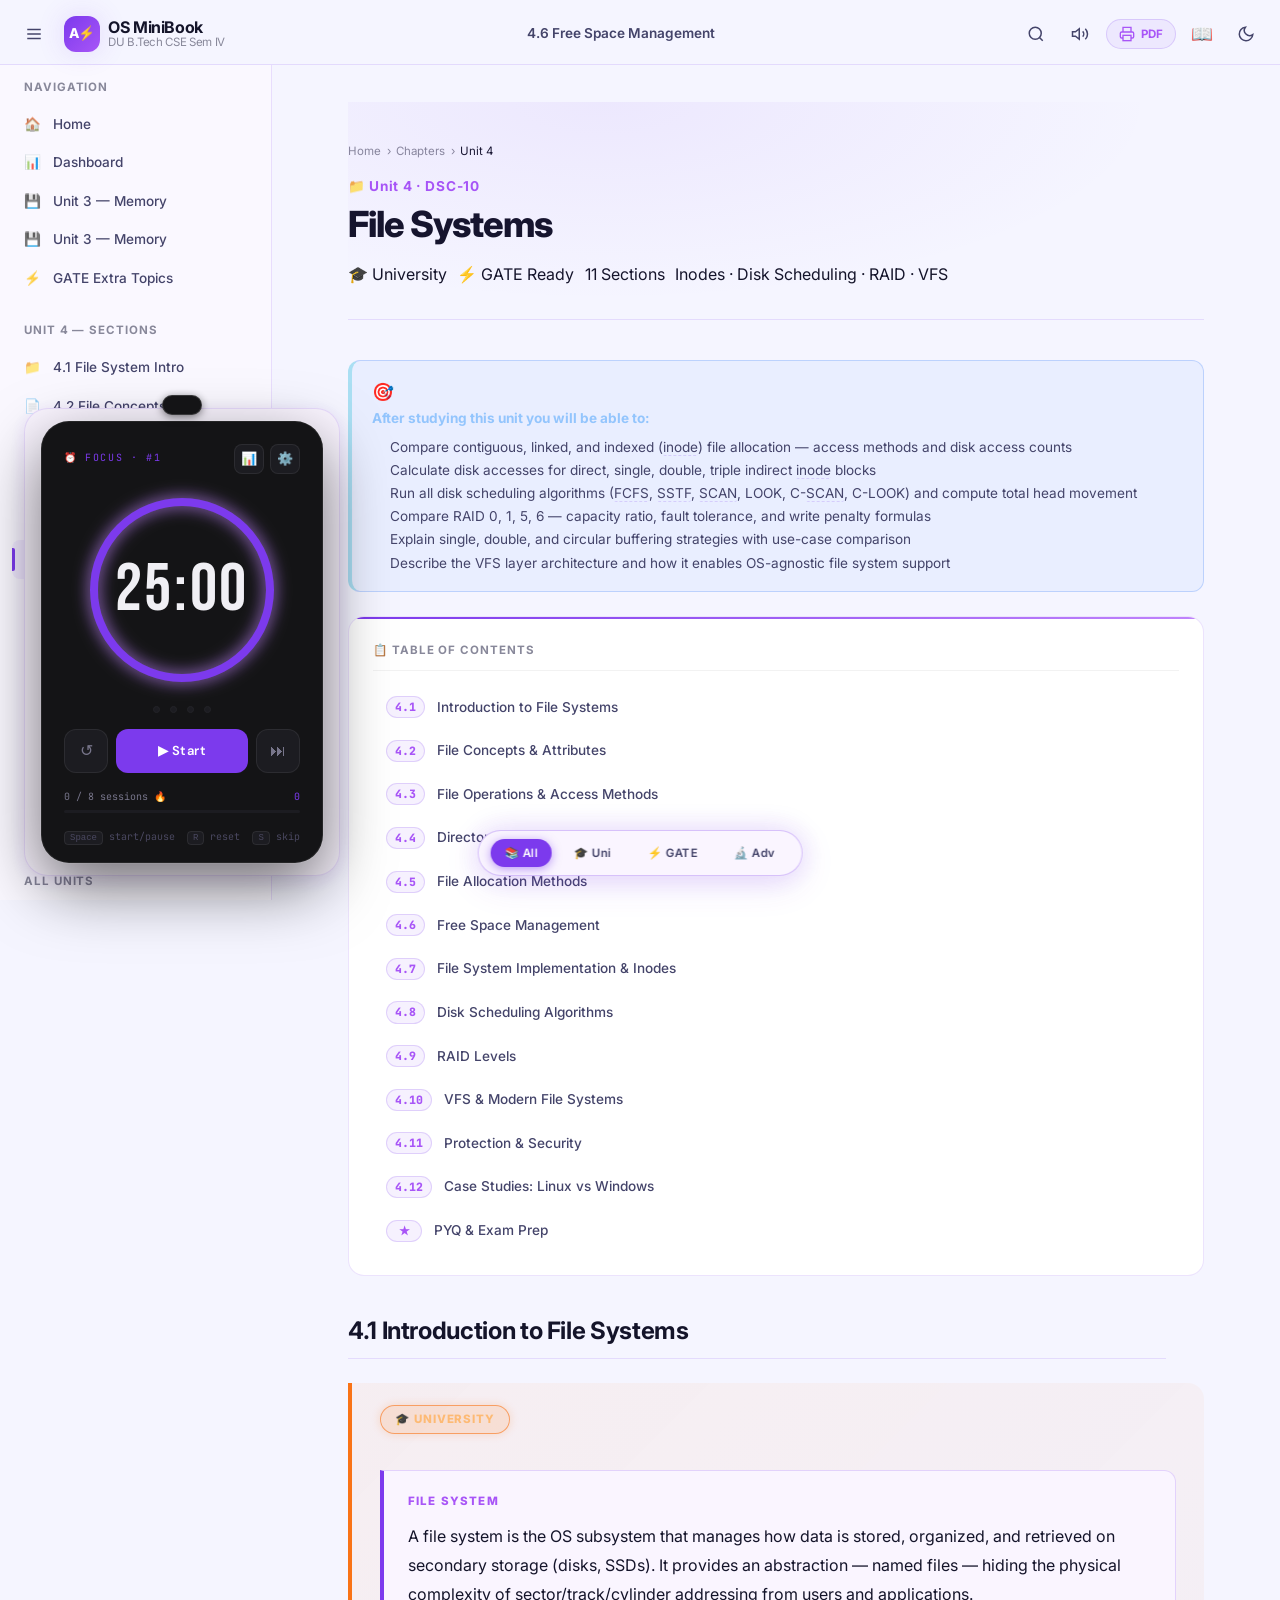
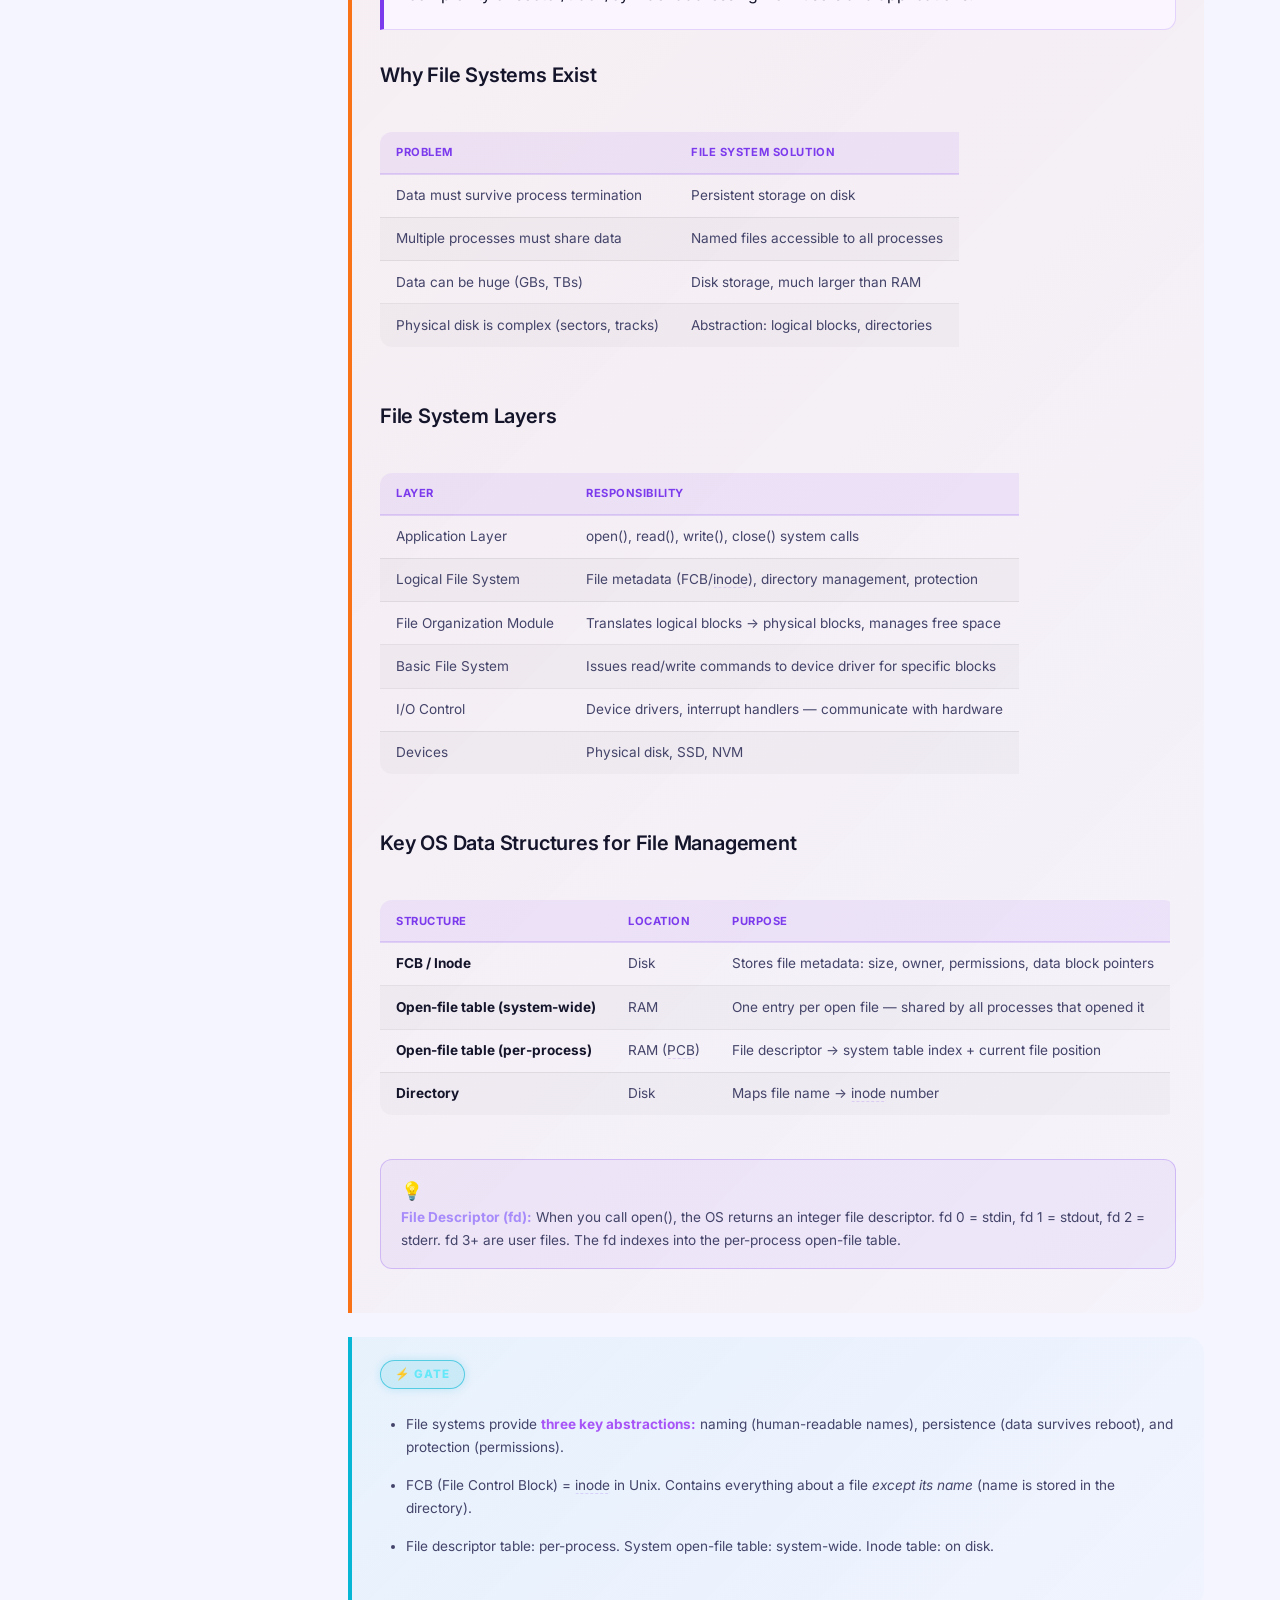
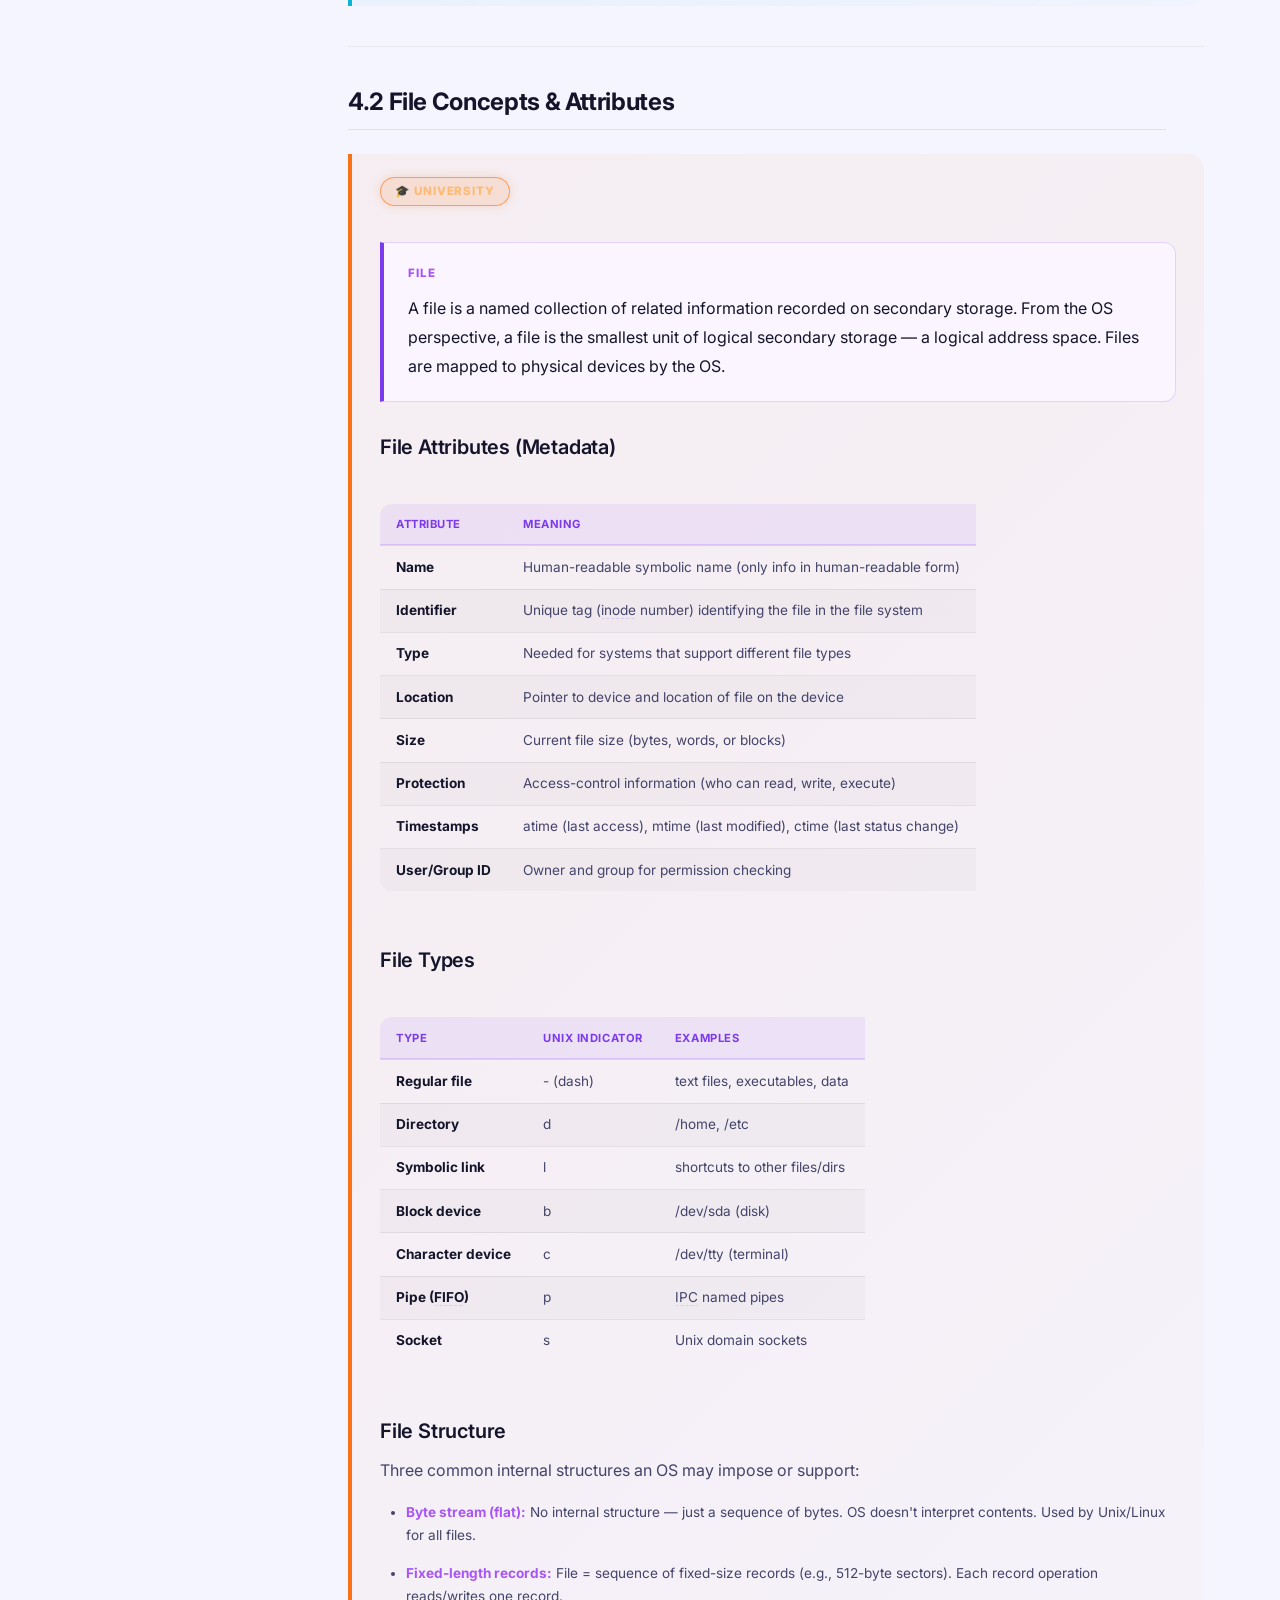
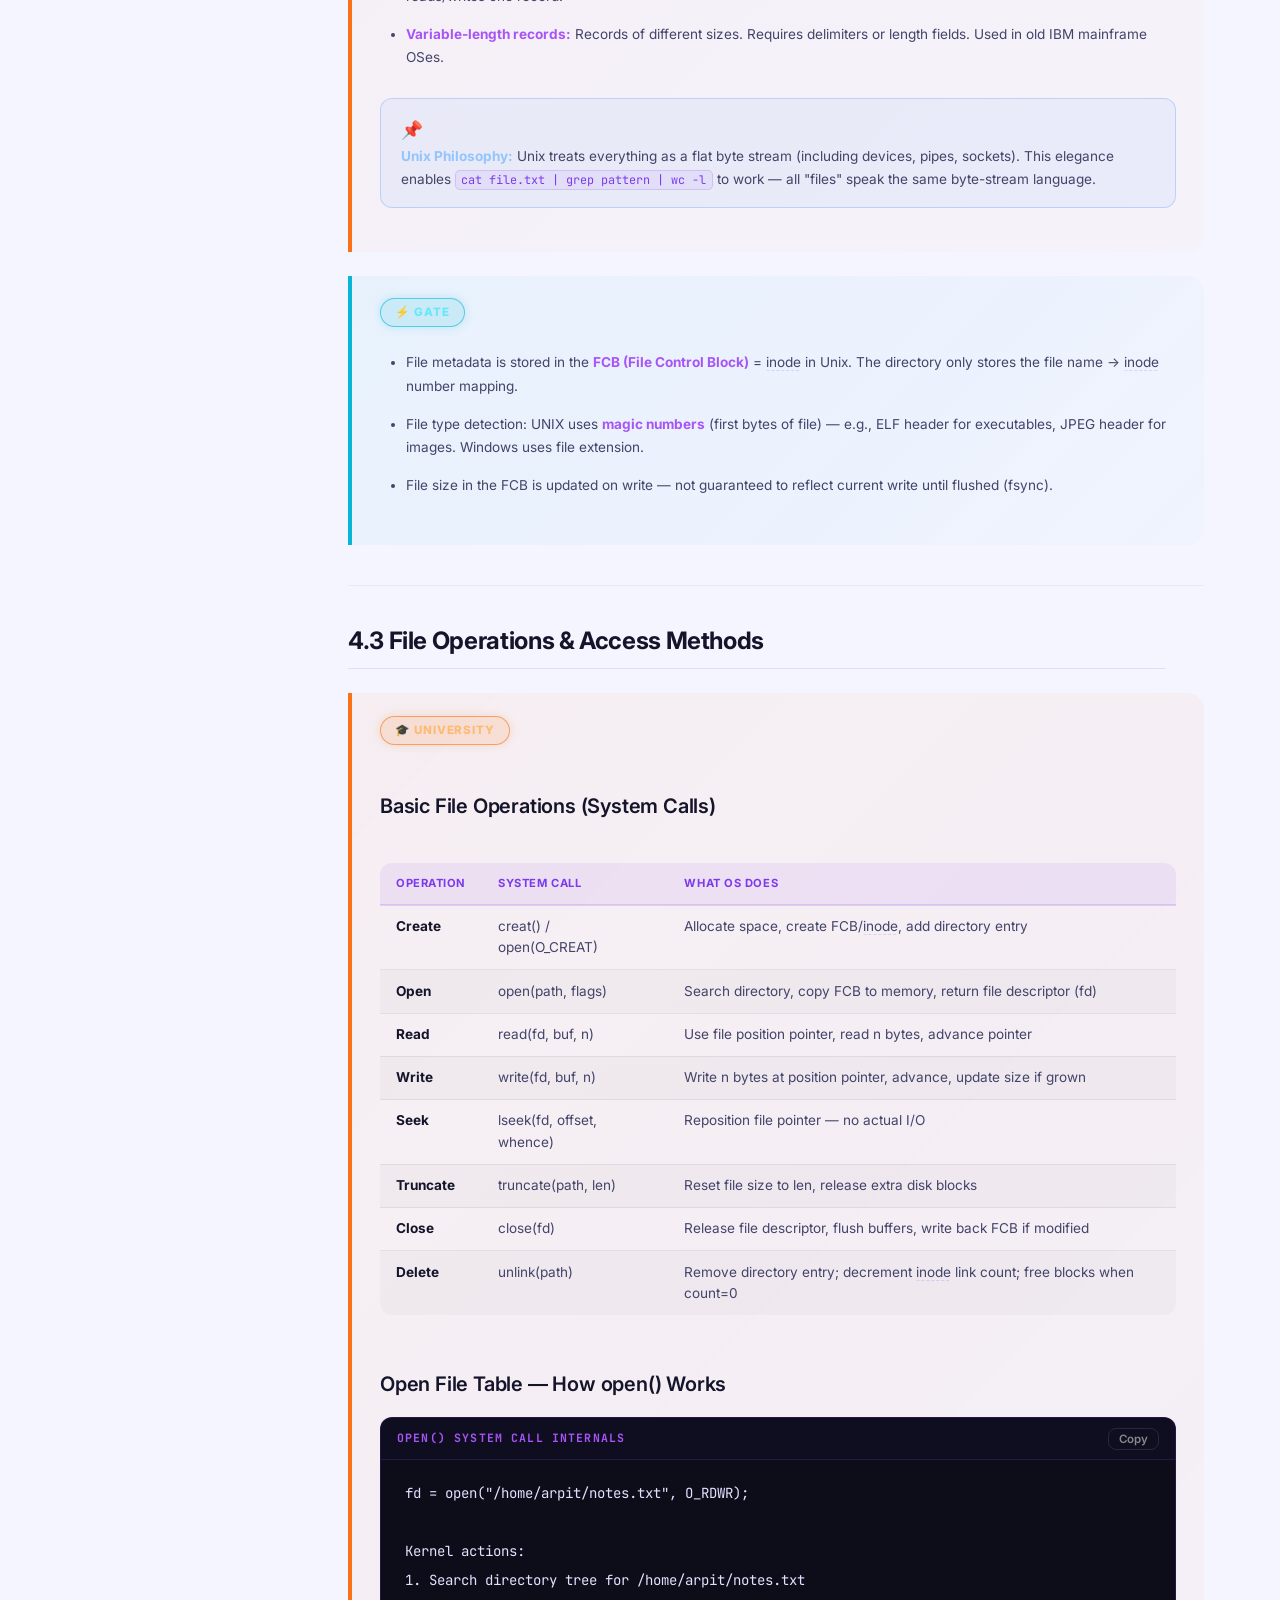
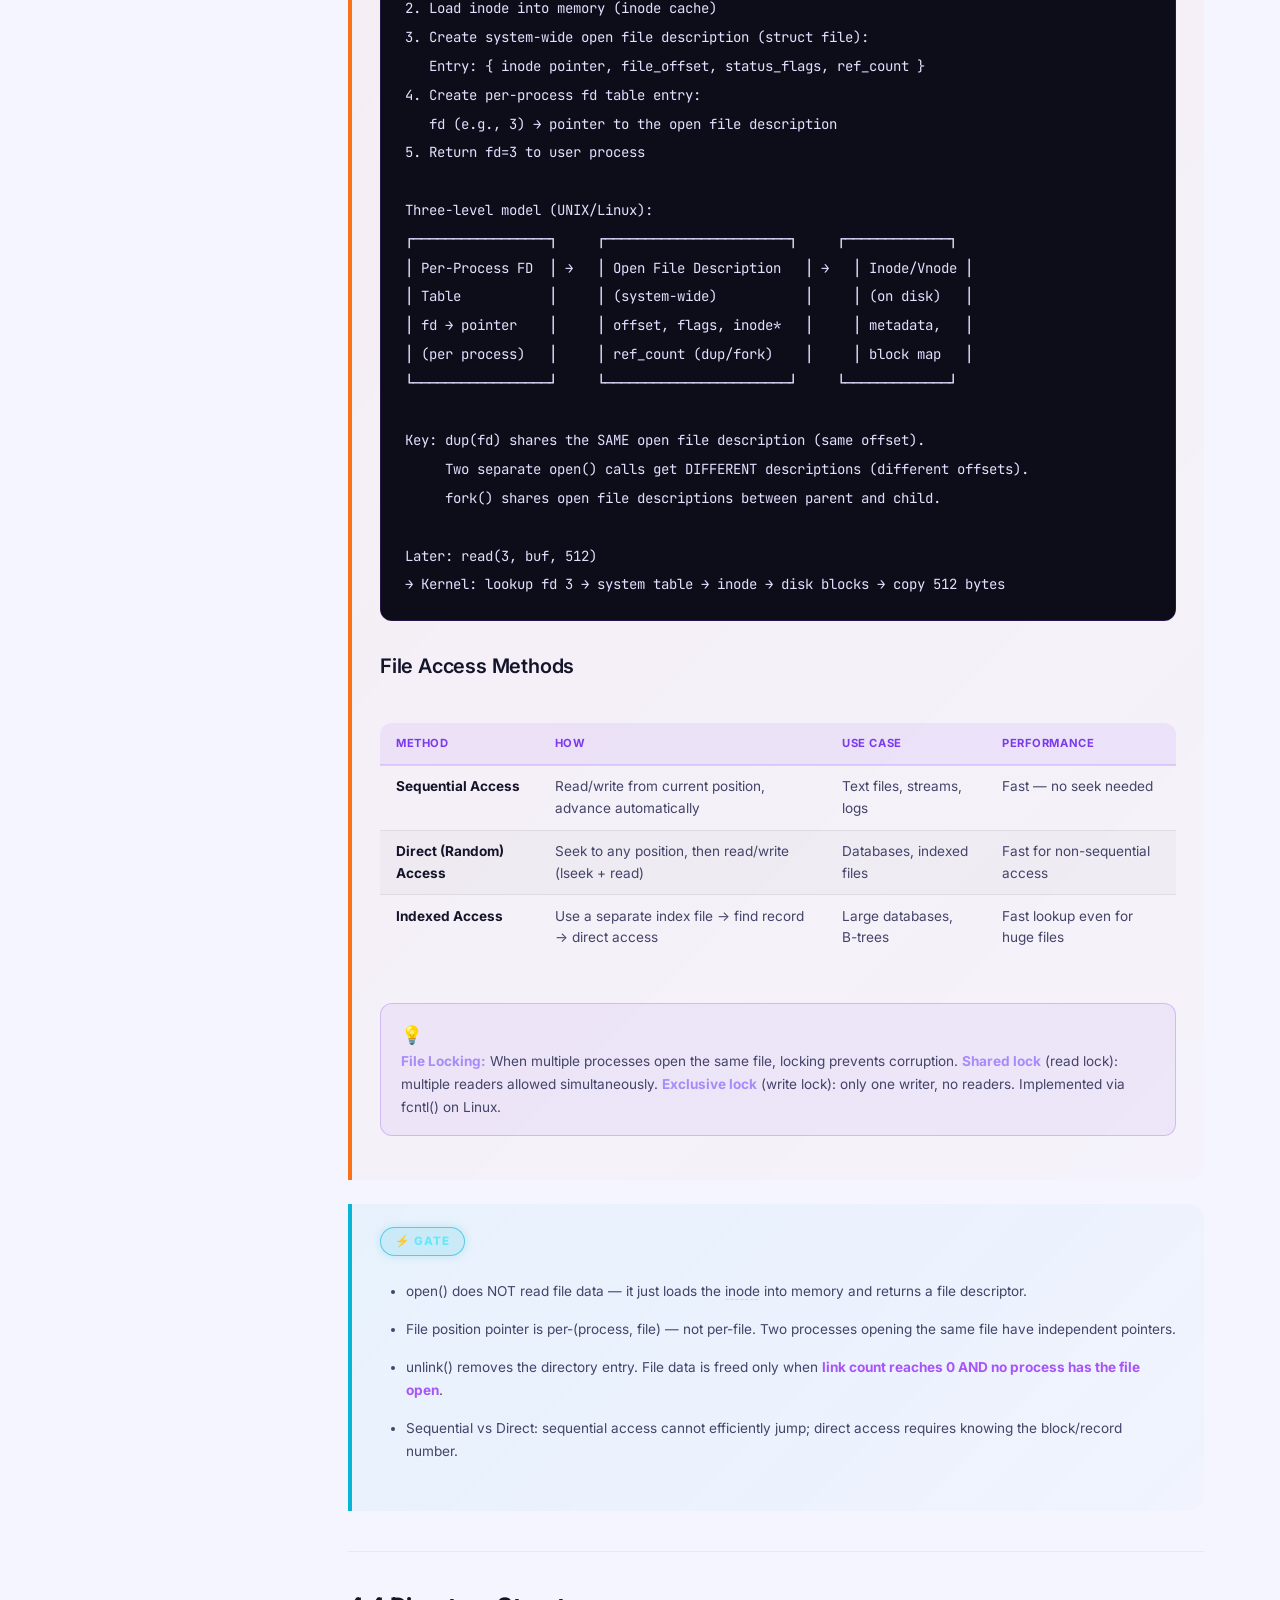
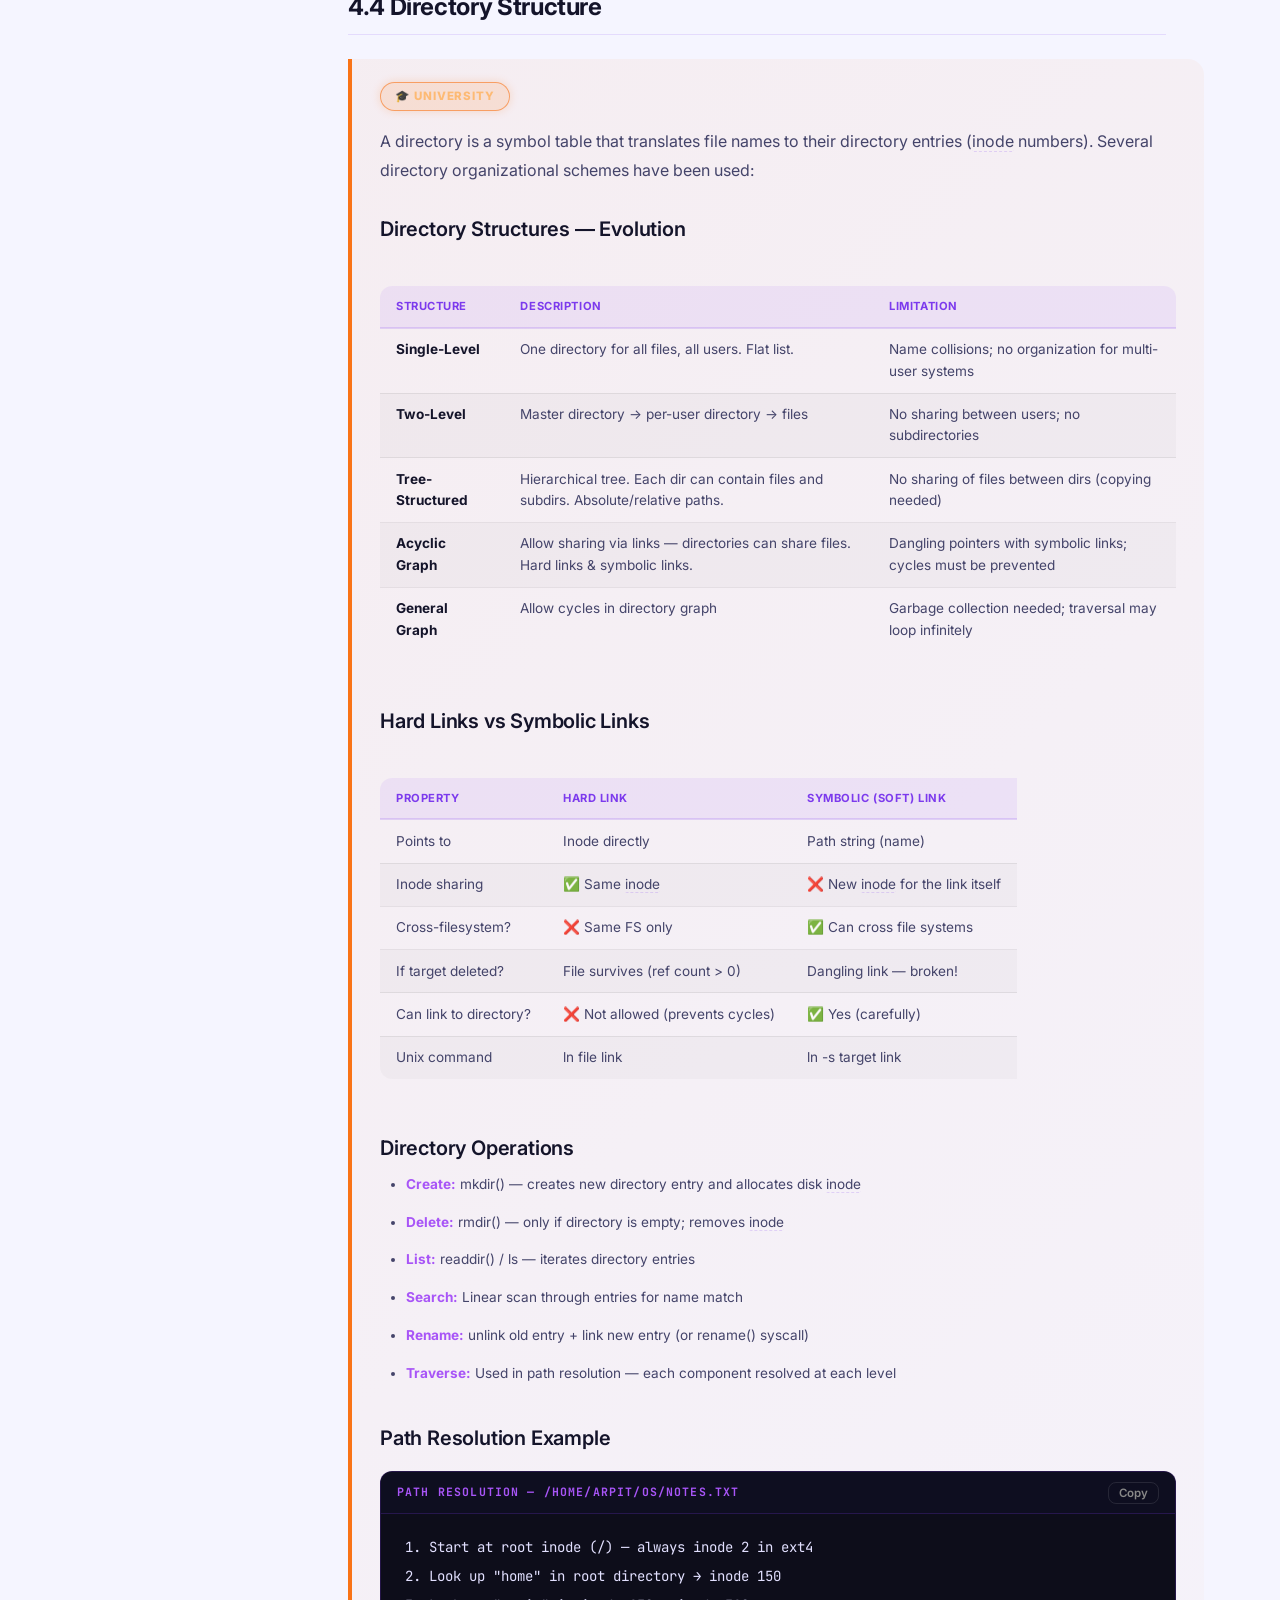
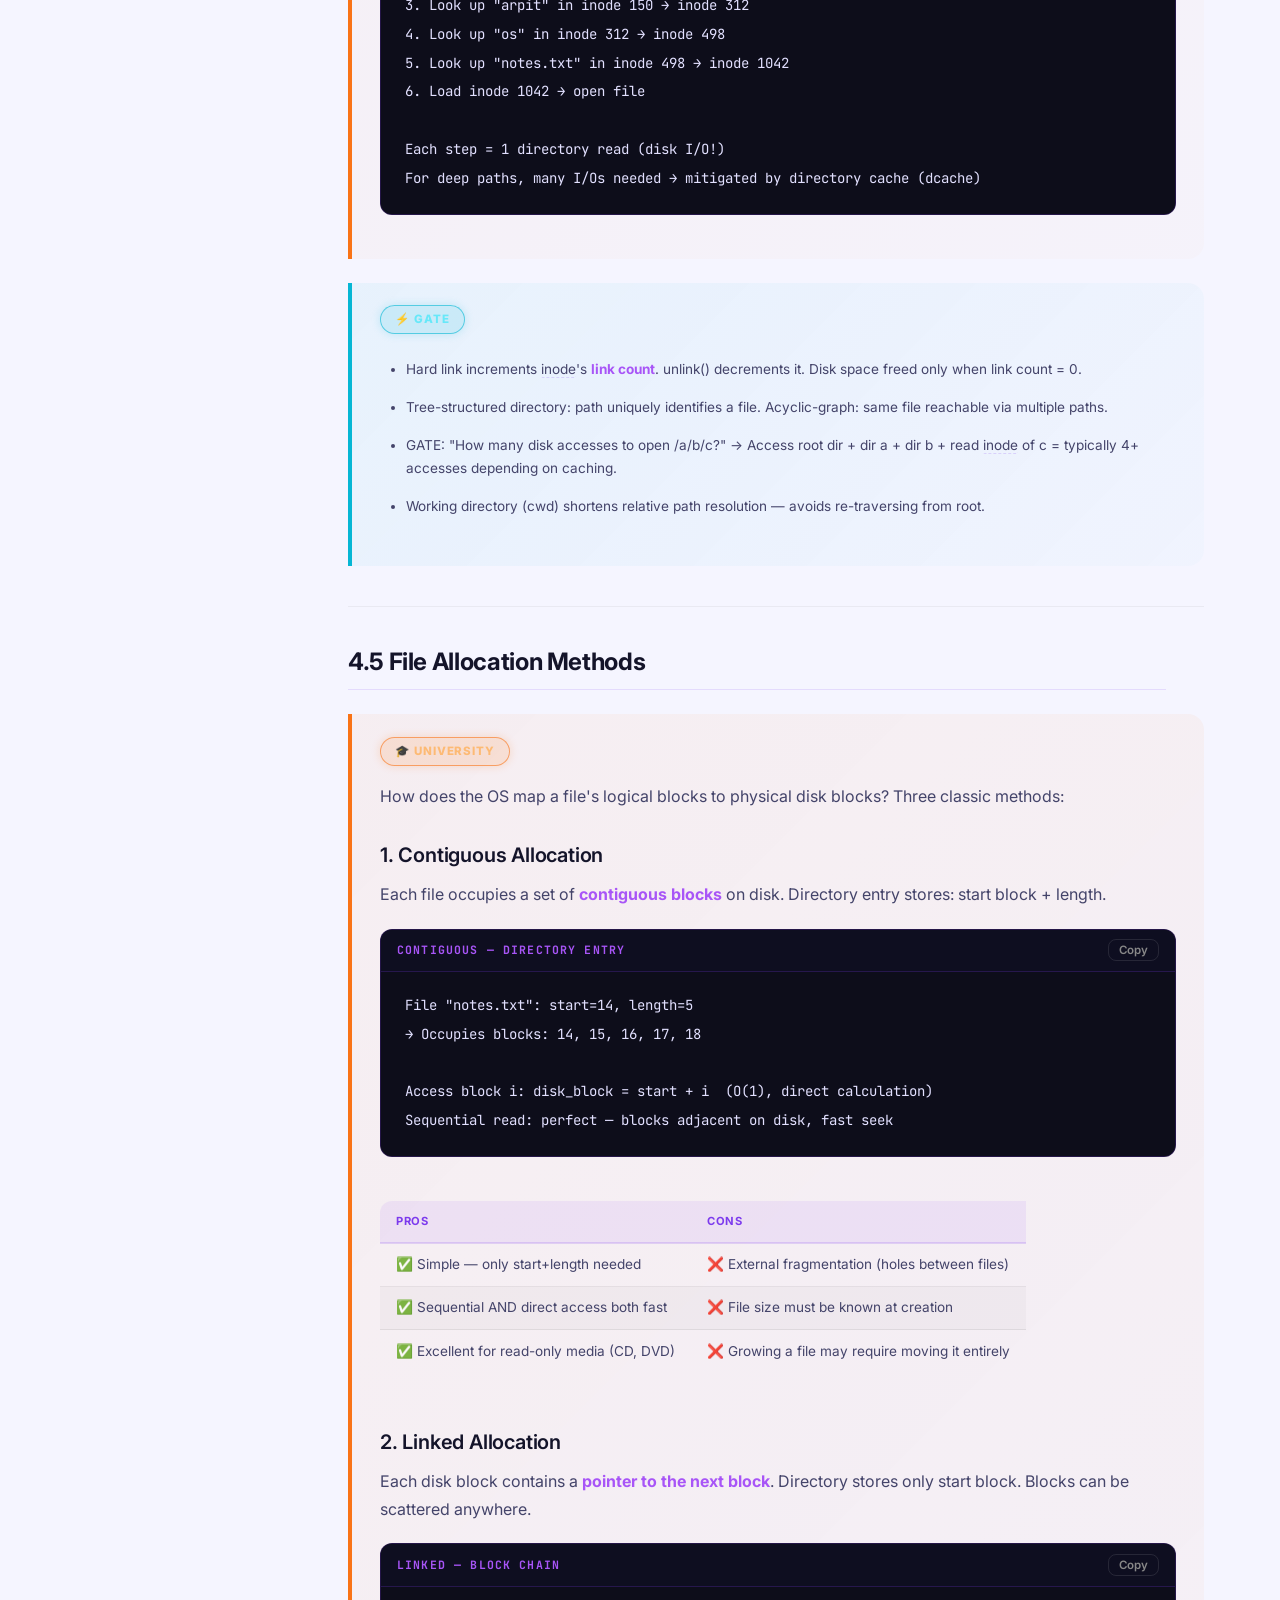
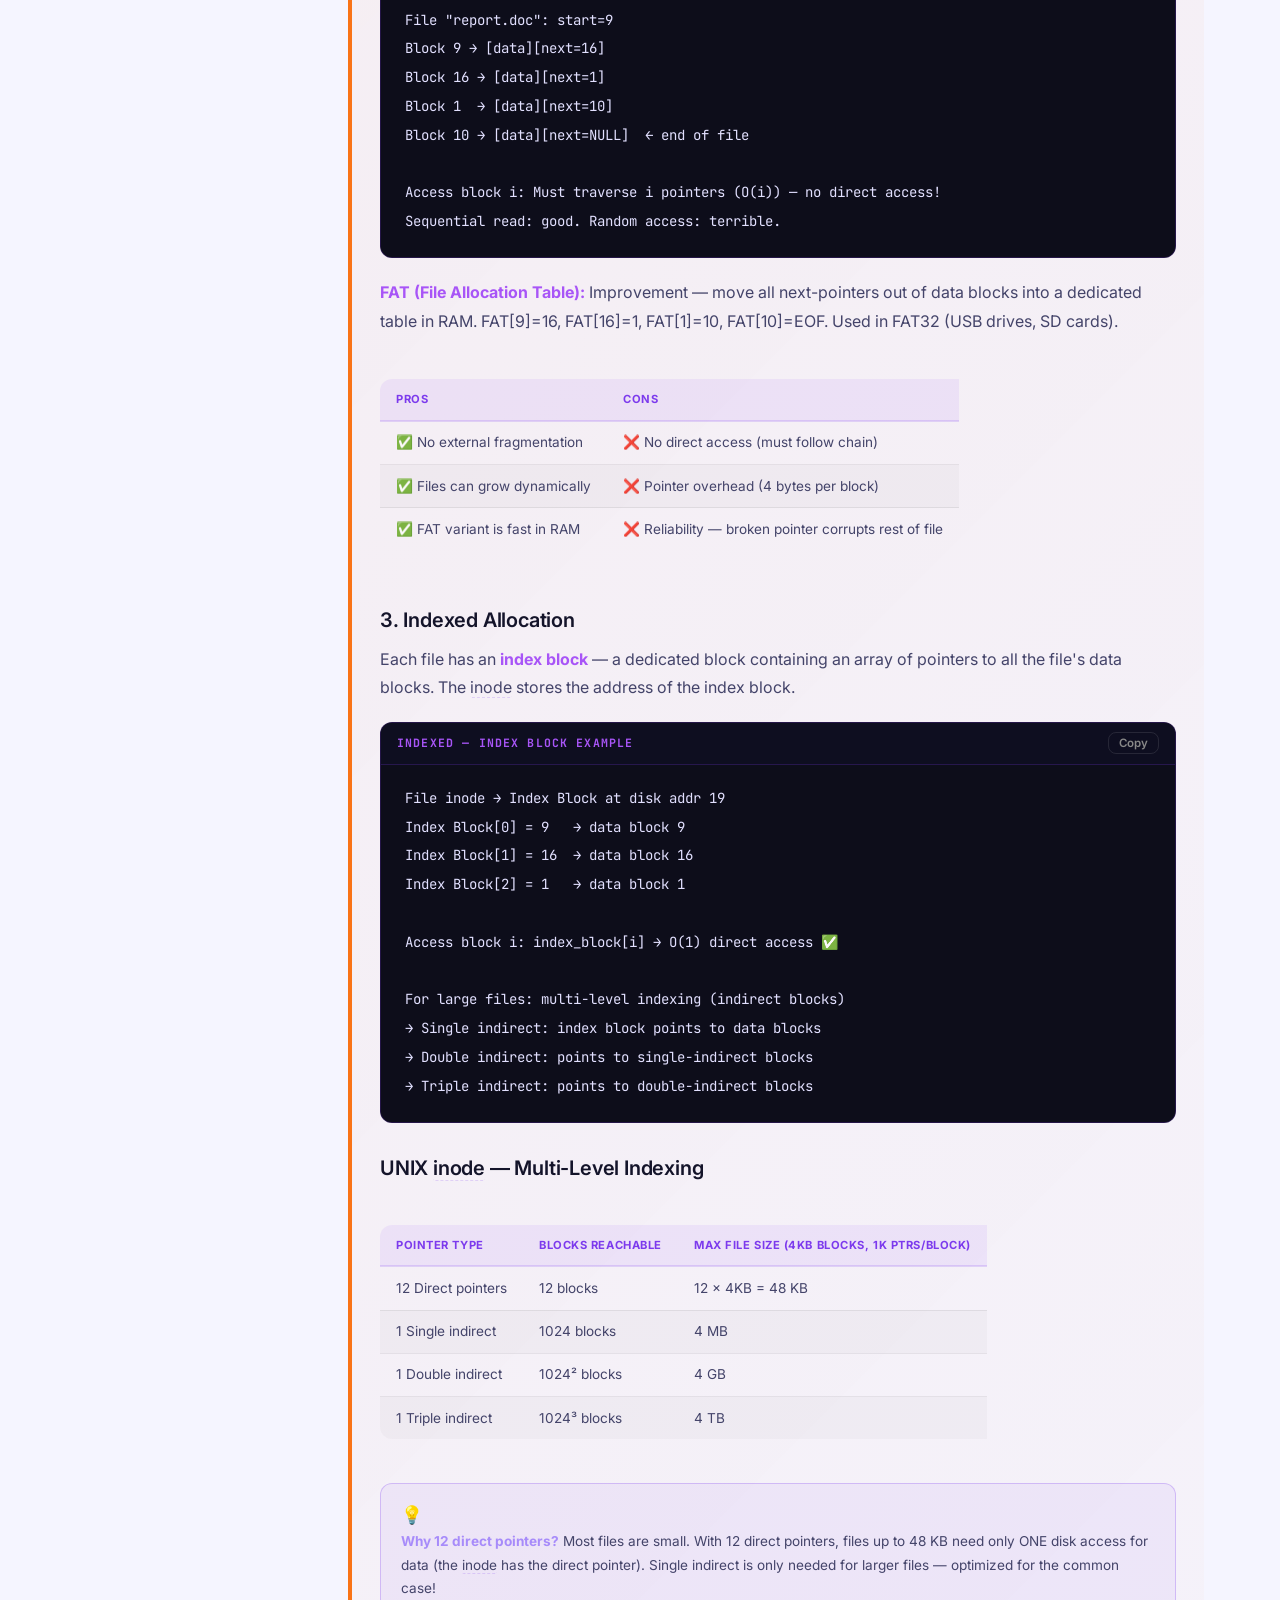
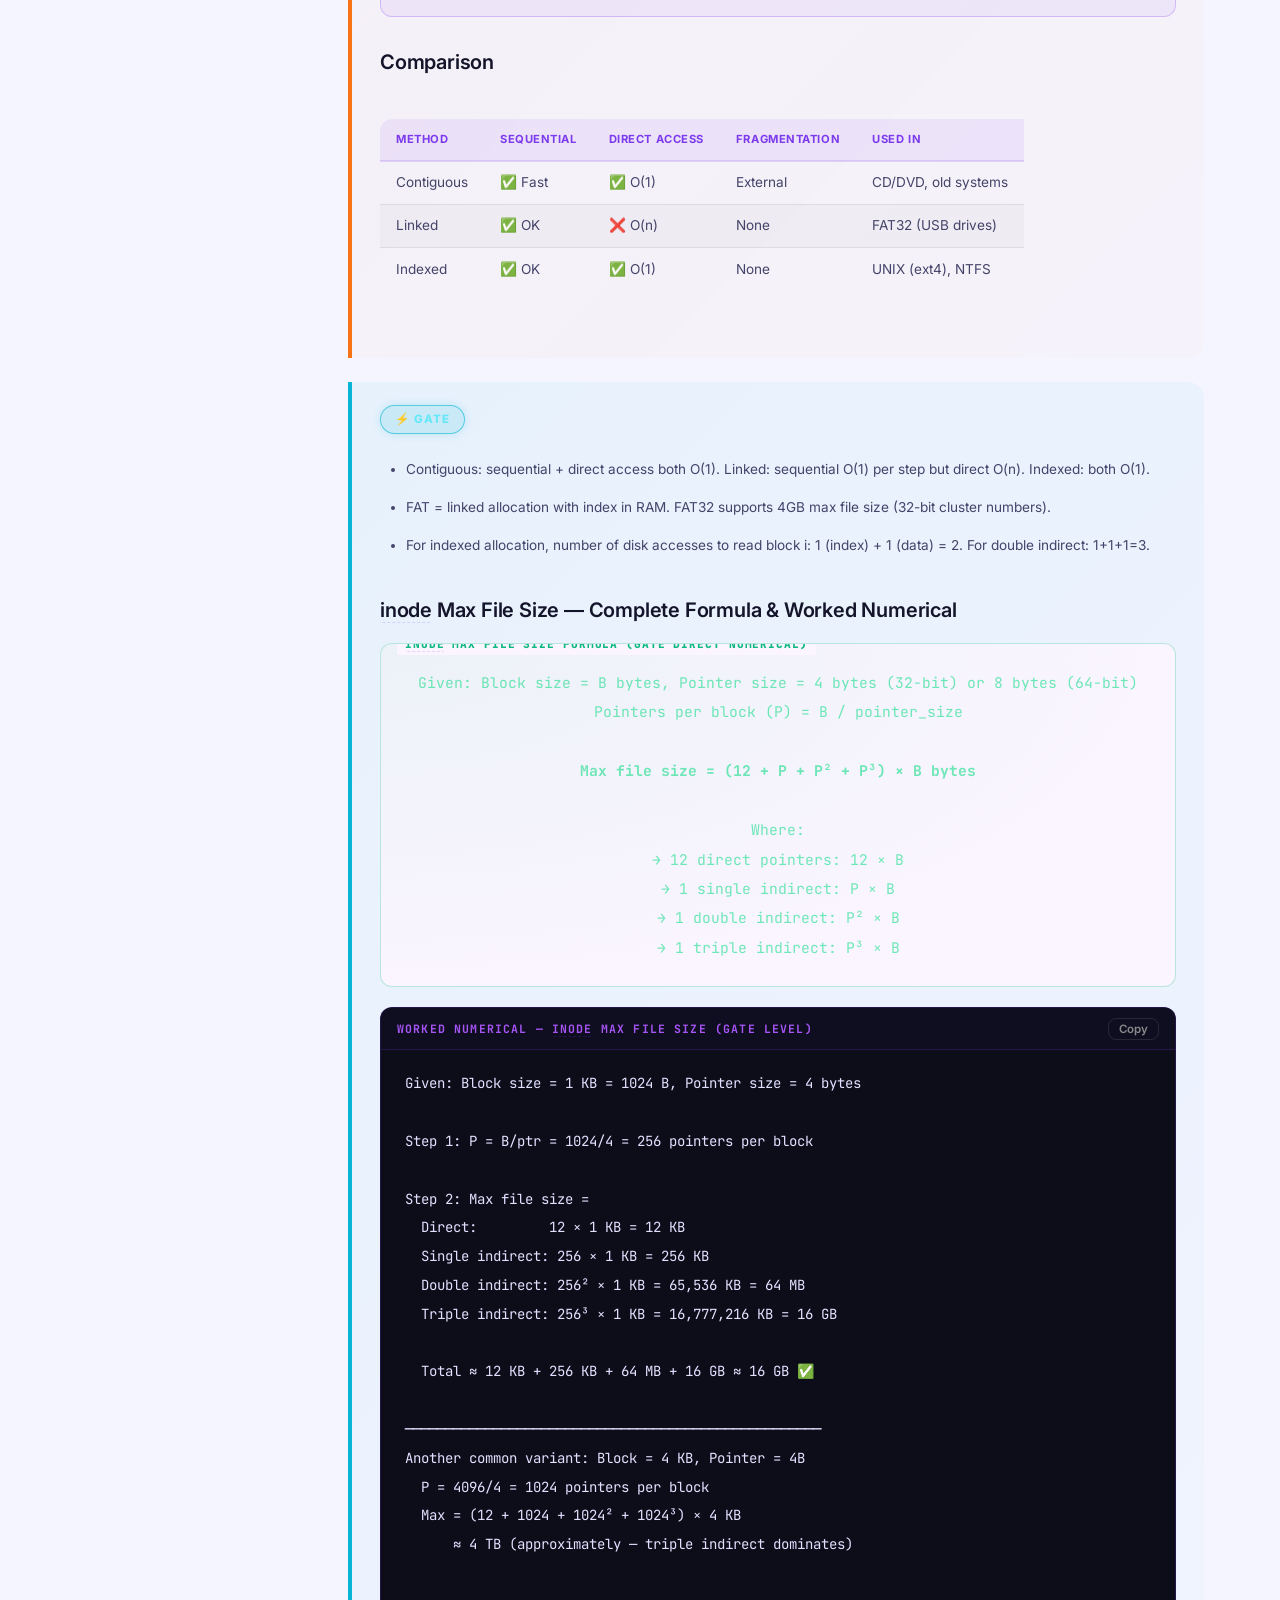
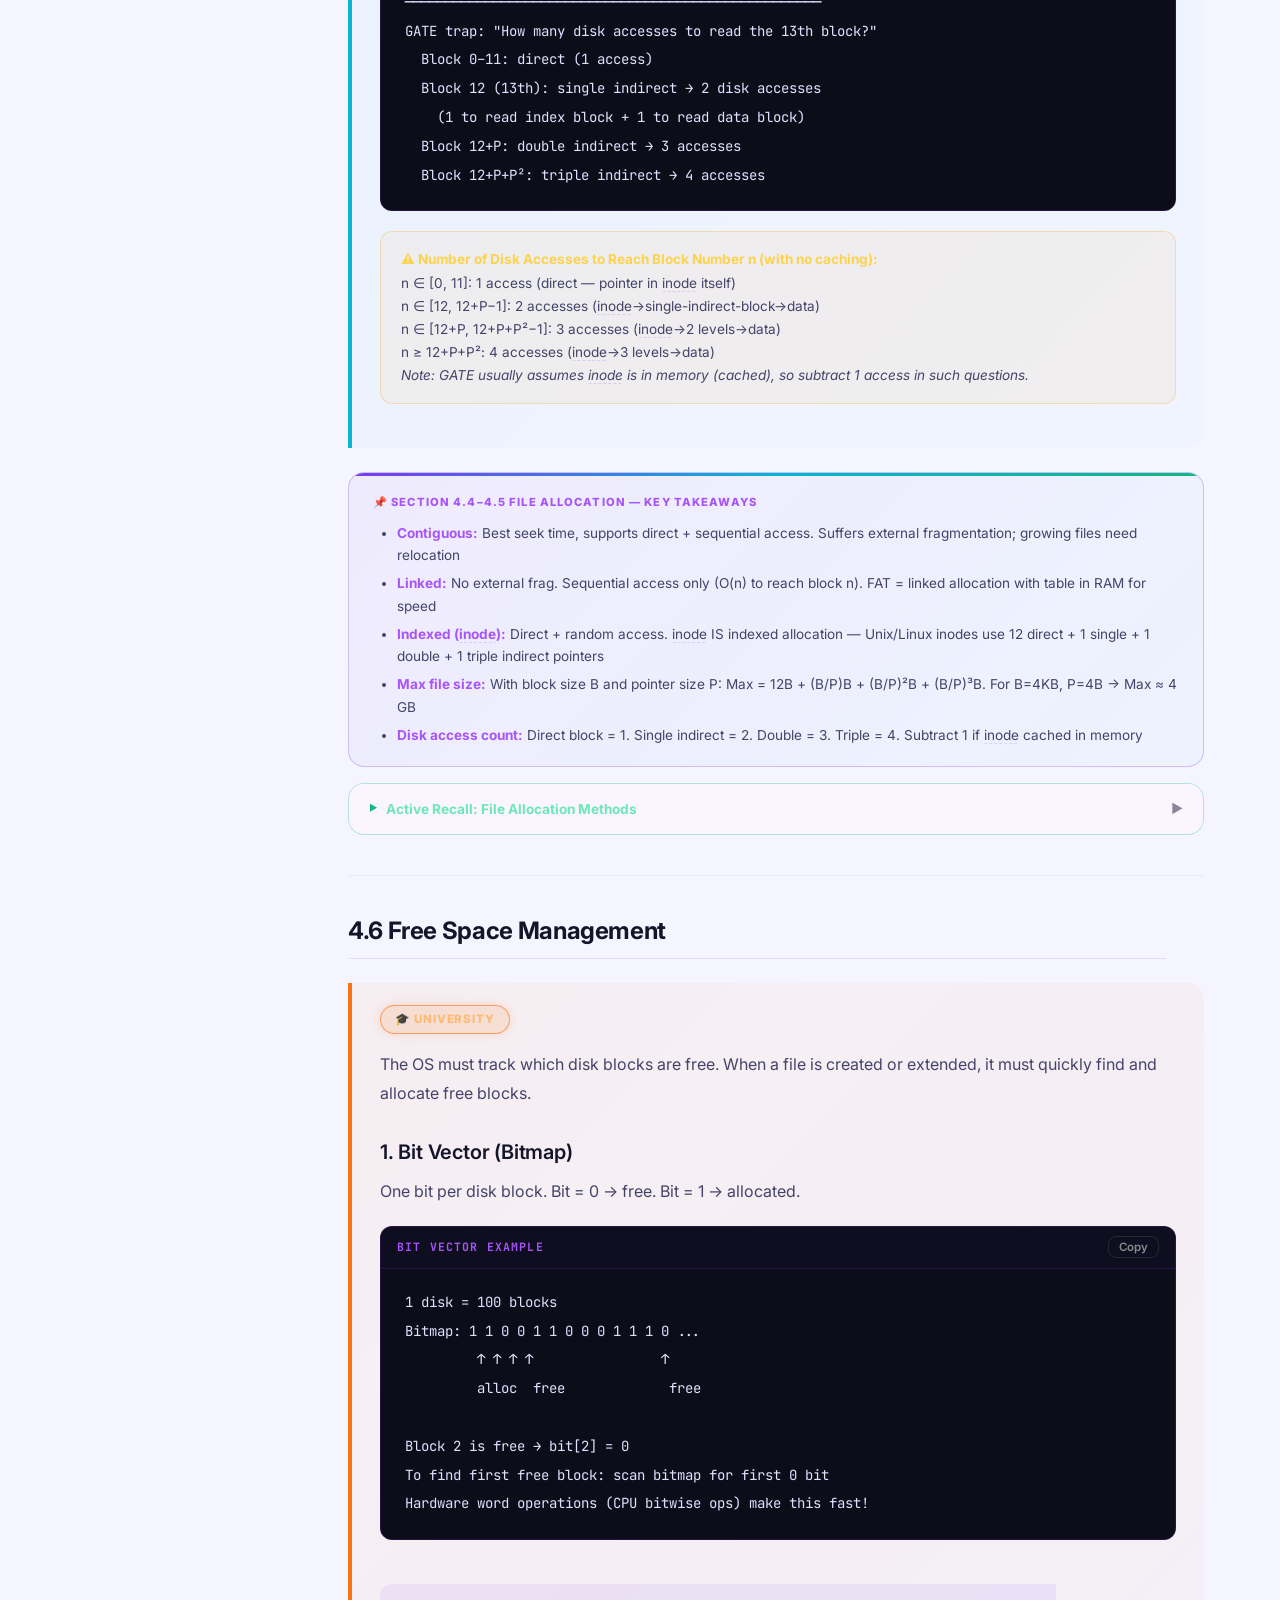
<file: chapters/unit6.html>
<!DOCTYPE html>
<html lang="en" data-theme="dark">
<head>
<!-- ⚡ Arpit | OS MiniBook 2026 -->
<meta charset="UTF-8"><meta name="viewport" content="width=device-width,initial-scale=1">
<meta name="author" content="Arpit">
<meta name="description" content="Unit 4: File Systems — OS MiniBook DU B.Tech CSE Sem IV">
<title>Unit 4 — File Systems | OS MiniBook ⚡ Arpit</title>
<link rel="manifest" href="../manifest.json">
<link rel="stylesheet" href="../assets/css/main.css">
<link rel="stylesheet" href="../assets/css/components.css">
<link rel="stylesheet" href="../assets/css/animations.css">
<link rel="stylesheet" href="../assets/css/timer.css">

<link rel="stylesheet" href="../assets/css/chapters.css">
</head>
<body>
<!-- ⚡ Arpit -->
<div id="progress-bar"></div>
<header id="main-header">
  <div class="header-left">
    <button id="sidebar-toggle" class="icon-btn" title="Toggle Sidebar (S)">
      <svg viewbox="0 0 24 24" fill="none" stroke="currentColor" stroke-width="2"><line x1="3" y1="6" x2="21" y2="6"></line><line x1="3" y1="12" x2="21" y2="12"></line><line x1="3" y1="18" x2="21" y2="18"></line></svg>
    </button>
    <div class="brand-logo">
      <div class="brand-icon">A⚡</div>
      <div class="brand-text"><span class="main">OS MiniBook</span><span class="sub">DU B.Tech CSE Sem IV</span></div>
    </div>
  </div>
  <span class="header-chapter-title"></span>
  <div class="header-right">
    <button id="search-btn" class="icon-btn" title="Search (Ctrl+K)">
      <svg viewbox="0 0 24 24" fill="none" stroke="currentColor" stroke-width="2"><circle cx="11" cy="11" r="8"></circle><path d="M21 21l-4.35-4.35"></path></svg>
    </button>
    <button id="tts-toggle" class="icon-btn" title="Read Aloud">
      <svg viewbox="0 0 24 24" fill="none" stroke="currentColor" stroke-width="2"><polygon points="11 5 6 9 2 9 2 15 6 15 11 19 11 5"></polygon><path d="M15.54 8.46a5 5 0 010 7.07M19.07 4.93a10 10 0 010 14.14"></path></svg>
    </button>
    
    <button id="print-btn" title="Print / Save as PDF (Ctrl+P)" aria-label="Print"><svg viewbox="0 0 24 24" fill="none" stroke="currentColor" stroke-width="2" width="16" height="16" style="flex-shrink:0"><polyline points="6 9 6 2 18 2 18 9"></polyline><path d="M6 18H4a2 2 0 01-2-2v-5a2 2 0 012-2h16a2 2 0 012 2v5a2 2 0 01-2 2h-2"></path><rect x="6" y="14" width="12" height="8"></rect></svg><span class="print-label">PDF</span></button>
    <button id="reading-mode-btn" class="icon-btn" title="Reading Mode (F)" aria-pressed="false" aria-label="Toggle reading mode">📖</button>
    <button id="theme-toggle" class="icon-btn" title="Toggle Theme (T)"></button>
  </div>
</header>
<div id="sidebar-overlay"></div>
<aside id="sidebar">
  <nav class="sidebar-nav">
    <div class="sidebar-section">
      <div class="sidebar-section-label">Navigation</div>
      <a href="../index.html" class="sidebar-link"><span class="link-icon">🏠</span>Home</a>
      <a href="../progress.html" class="sidebar-link"><span class="link-icon">📊</span>Dashboard</a>
      <a href="unit5.html" class="sidebar-link"><span class="link-icon">💾</span>Unit 3 — Memory</a>
      <a href="unit5.html" class="sidebar-link"><span class="link-icon">💾</span>Unit 3 — Memory</a>
      <a href="gate-extra.html" class="sidebar-link"><span class="link-icon">⚡</span>GATE Extra Topics</a>
    </div>
    <div class="sidebar-section">
      <div class="sidebar-section-label">Unit 4 — Sections</div>
      <a href="#s-fs-intro" class="sidebar-link active"><span class="link-icon">📁</span>4.1 File System Intro</a>
      <a href="#s-fs-concepts" class="sidebar-link"><span class="link-icon">📄</span>4.2 File Concepts</a>
      <a href="#s-fs-ops" class="sidebar-link"><span class="link-icon">⚙️</span>4.3 File Operations</a>
      <a href="#s-fs-dir" class="sidebar-link"><span class="link-icon">📂</span>4.4 Directory Structure</a>
      <a href="#s-fs-alloc" class="sidebar-link"><span class="link-icon">🗂️</span>4.5 Allocation Methods</a>
      <a href="#s-fs-free" class="sidebar-link"><span class="link-icon">🆓</span>4.6 Free Space Mgmt</a>
      <a href="#s-fs-impl" class="sidebar-link"><span class="link-icon">🔩</span>4.7 FS Implementation</a>
      <a href="#s-fs-disk" class="sidebar-link"><span class="link-icon">💿</span>4.8 Disk Scheduling</a>
      <a href="#s-fs-raid" class="sidebar-link"><span class="link-icon">🛡️</span>4.9 RAID Levels</a>
      <a href="#s-fs-vfs" class="sidebar-link"><span class="link-icon">🌐</span>4.10 VFS & Modern FS</a>
      <a href="#s-fs-sec" class="sidebar-link"><span class="link-icon">🔒</span>4.11 Security</a>
      <a href="#s-fs-case" class="sidebar-link"><span class="link-icon">🖥️</span>4.12 Case Studies</a>
      <a href="#s-fs-pyq" class="sidebar-link"><span class="link-icon">📝</span>PYQ & Q&A</a>
    </div>
    <div class="sidebar-section">
      <div class="sidebar-section-label">All Units</div>
      <a href="unit1.html" class="sidebar-link"><span class="link-icon">🖥️</span>Unit 1 — OS Intro</a>
      <a href="unit2.html" class="sidebar-link"><span class="link-icon">⚙️</span>Unit 2A — Processes</a>
      <a href="unit3.html" class="sidebar-link"><span class="link-icon">🔒</span>Unit 2B — Sync</a>
      <a href="unit4.html" class="sidebar-link"><span class="link-icon">💀</span>Unit 2C — Deadlocks</a>
    
      <a href="unit5.html" class="sidebar-link"><span class="link-icon">💾</span>Unit 3 — Memory</a>
      <a href="gate-extra.html" class="sidebar-link"><span class="link-icon">⚡</span>GATE Extra Topics</a>
    </div>
    <div class="sidebar-section">
      <div class="sidebar-section-label">Related Units</div>
      <a href="unit5.html#s-mem-paging" class="sidebar-link"><span class="link-icon">🔗</span>Paging / Virtual Memory (Unit 3)</a>
      <a href="unit1.html#s-interrupts" class="sidebar-link"><span class="link-icon">🔗</span>DMA &amp; I/O Hardware (Unit 1)</a>
      <a href="unit4.html#s-dl-detect" class="sidebar-link"><span class="link-icon">🔗</span>Deadlock Detection (Unit 2C)</a>
    </div>
    <div class="sidebar-section">
      <div class="sidebar-section-label">Bookmarks</div>
      <div id="bookmarks-list"></div>
    </div>
  </nav>
  
    <div class="sidebar-section">
      <div class="sidebar-section-label">My Notes</div>
      <div id="notes-sidebar-list"></div>
    </div>
  <div class="sidebar-footer">
    <div class="sidebar-brand-mark"><div class="mark">A⚡</div><span>Arpit · OS MiniBook 2026</span></div>
  </div>
</aside>
<main id="main-content">
<div class="content-inner">
  <div class="chapter-hero">
    <div class="chapter-breadcrumb">
      <a href="../index.html">Home</a><span>›</span><span>Chapters</span><span>›</span><span style="color:var(--tx-primary)">Unit 4</span>
    </div>
    <div class="chapter-num">📁 Unit 4 · DSC-10</div>
    <h1 class="chapter-title">File Systems</h1>
    <div class="chapter-meta">
      <span class="meta-tag">🎓 University</span>
      <span class="meta-tag">⚡ GATE Ready</span>
      <span class="meta-tag">11 Sections</span>
      <span class="meta-tag">Inodes · Disk Scheduling · RAID · VFS</span>
    </div>
  </div>
  
  <div class="callout info" style="margin-bottom:var(--sp-6);border-left:4px solid var(--gate-b)">
    <span class="callout-icon">🎯</span>
    <div><strong>After studying this unit you will be able to:</strong>
      <ul style="margin:6px 0 0;padding-left:18px">
        <li>Compare contiguous, linked, and indexed (inode) file allocation — access methods and disk access counts</li>
        <li>Calculate disk accesses for direct, single, double, triple indirect inode blocks</li>
        <li>Run all disk scheduling algorithms (FCFS, SSTF, SCAN, LOOK, C-SCAN, C-LOOK) and compute total head movement</li>
        <li>Compare RAID 0, 1, 5, 6 — capacity ratio, fault tolerance, and write penalty formulas</li>
        <li>Explain single, double, and circular buffering strategies with use-case comparison</li>
        <li>Describe the VFS layer architecture and how it enables OS-agnostic file system support</li>
      </ul>
    </div>
  </div>

  <div class="toc-card">
    <h3>📋 Table of Contents</h3>
    <div class="toc-list">
      <a href="#s-fs-intro" class="toc-item"><span class="toc-num">4.1</span>Introduction to File Systems</a>
      <a href="#s-fs-concepts" class="toc-item"><span class="toc-num">4.2</span>File Concepts & Attributes</a>
      <a href="#s-fs-ops" class="toc-item"><span class="toc-num">4.3</span>File Operations & Access Methods</a>
      <a href="#s-fs-dir" class="toc-item"><span class="toc-num">4.4</span>Directory Structure</a>
      <a href="#s-fs-alloc" class="toc-item"><span class="toc-num">4.5</span>File Allocation Methods</a>
      <a href="#s-fs-free" class="toc-item"><span class="toc-num">4.6</span>Free Space Management</a>
      <a href="#s-fs-impl" class="toc-item"><span class="toc-num">4.7</span>File System Implementation & Inodes</a>
      <a href="#s-fs-disk" class="toc-item"><span class="toc-num">4.8</span>Disk Scheduling Algorithms</a>
      <a href="#s-fs-raid" class="toc-item"><span class="toc-num">4.9</span>RAID Levels</a>
      <a href="#s-fs-vfs" class="toc-item"><span class="toc-num">4.10</span>VFS & Modern File Systems</a>
      <a href="#s-fs-sec" class="toc-item"><span class="toc-num">4.11</span>Protection & Security</a>
      <a href="#s-fs-case" class="toc-item"><span class="toc-num">4.12</span>Case Studies: Linux vs Windows</a>
      <a href="#s-fs-pyq" class="toc-item"><span class="toc-num">★</span>PYQ & Exam Prep</a>
    </div>
  </div>

  <!-- SECTION 4.1 -->
  <section id="s-fs-intro" data-search-section="file system introduction purpose structure storage disk block sector">
    <div class="section-heading">
      <h2 class="prose">4.1 Introduction to File Systems</h2>
      <button class="bookmark-btn" data-id="s-fs-intro" data-label="4.1 File System Intro" title="Bookmark">🔖</button>
    </div>
    <div class="mode-uni">
      <div class="mode-badge uni">🎓 University</div>
      <div class="prose">
        <div class="def-box">
          <div class="def-term">File System</div>
          A file system is the OS subsystem that manages how data is stored, organized, and retrieved on secondary storage (disks, SSDs). It provides an abstraction — named files — hiding the physical complexity of sector/track/cylinder addressing from users and applications.
        </div>
        <h3>Why File Systems Exist</h3>
        <table>
          <thead><tr><th>Problem</th><th>File System Solution</th></tr></thead>
          <tbody>
            <tr><td>Data must survive process termination</td><td>Persistent storage on disk</td></tr>
            <tr><td>Multiple processes must share data</td><td>Named files accessible to all processes</td></tr>
            <tr><td>Data can be huge (GBs, TBs)</td><td>Disk storage, much larger than RAM</td></tr>
            <tr><td>Physical disk is complex (sectors, tracks)</td><td>Abstraction: logical blocks, directories</td></tr>
          </tbody>
        </table>
        <h3>File System Layers</h3>
        <table>
          <thead><tr><th>Layer</th><th>Responsibility</th></tr></thead>
          <tbody>
            <tr><td>Application Layer</td><td>open(), read(), write(), close() system calls</td></tr>
            <tr><td>Logical File System</td><td>File metadata (FCB/<a href="unit6.html#s-fs-alloc" class="glossary-term" title="Jump to definition">inode</a>), directory management, protection</td></tr>
            <tr><td>File Organization Module</td><td>Translates logical blocks → physical blocks, manages free space</td></tr>
            <tr><td>Basic File System</td><td>Issues read/write commands to device driver for specific blocks</td></tr>
            <tr><td>I/O Control</td><td>Device drivers, interrupt handlers — communicate with hardware</td></tr>
            <tr><td>Devices</td><td>Physical disk, SSD, NVM</td></tr>
          </tbody>
        </table>
        <h3>Key OS Data Structures for File Management</h3>
        <table>
          <thead><tr><th>Structure</th><th>Location</th><th>Purpose</th></tr></thead>
          <tbody>
            <tr><td><strong>FCB / Inode</strong></td><td>Disk</td><td>Stores file metadata: size, owner, permissions, data block pointers</td></tr>
            <tr><td><strong>Open-file table (system-wide)</strong></td><td>RAM</td><td>One entry per open file — shared by all processes that opened it</td></tr>
            <tr><td><strong>Open-file table (per-process)</strong></td><td>RAM (PCB)</td><td>File descriptor → system table index + current file position</td></tr>
            <tr><td><strong>Directory</strong></td><td>Disk</td><td>Maps file name → inode number</td></tr>
          </tbody>
        </table>
        <div class="callout tip">
          <span class="callout-icon">💡</span>
          <div><strong>File Descriptor (fd):</strong> When you call open(), the OS returns an integer file descriptor. fd 0 = stdin, fd 1 = stdout, fd 2 = stderr. fd 3+ are user files. The fd indexes into the per-process open-file table.</div>
        </div>
      </div>
    </div>
    <div class="mode-gate">
      <div class="mode-badge gate">⚡ GATE</div>
      <div class="prose">
        <ul>
          <li>File systems provide <strong>three key abstractions:</strong> naming (human-readable names), persistence (data survives reboot), and protection (permissions).</li>
          <li>FCB (File Control Block) = inode in Unix. Contains everything about a file <em>except its name</em> (name is stored in the directory).</li>
          <li>File descriptor table: per-process. System open-file table: system-wide. Inode table: on disk.</li>
        </ul>
      </div>
    </div>
  </section>

  <hr style="border-color:var(--bd-subtle);margin:var(--sp-8) 0">

  <!-- SECTION 4.2 -->
  <section id="s-fs-concepts" data-search-section="file concept attributes name type size owner permissions timestamps FCB inode file types">
    <div class="section-heading">
      <h2 class="prose">4.2 File Concepts & Attributes</h2>
      <button class="bookmark-btn" data-id="s-fs-concepts" data-label="4.2 File Concepts" title="Bookmark">🔖</button>
    </div>
    <div class="mode-uni">
      <div class="mode-badge uni">🎓 University</div>
      <div class="prose">
        <div class="def-box">
          <div class="def-term">File</div>
          A file is a named collection of related information recorded on secondary storage. From the OS perspective, a file is the smallest unit of logical secondary storage — a logical address space. Files are mapped to physical devices by the OS.
        </div>
        <h3>File Attributes (Metadata)</h3>
        <table>
          <thead><tr><th>Attribute</th><th>Meaning</th></tr></thead>
          <tbody>
            <tr><td><strong>Name</strong></td><td>Human-readable symbolic name (only info in human-readable form)</td></tr>
            <tr><td><strong>Identifier</strong></td><td>Unique tag (inode number) identifying the file in the file system</td></tr>
            <tr><td><strong>Type</strong></td><td>Needed for systems that support different file types</td></tr>
            <tr><td><strong>Location</strong></td><td>Pointer to device and location of file on the device</td></tr>
            <tr><td><strong>Size</strong></td><td>Current file size (bytes, words, or blocks)</td></tr>
            <tr><td><strong>Protection</strong></td><td>Access-control information (who can read, write, execute)</td></tr>
            <tr><td><strong>Timestamps</strong></td><td>atime (last access), mtime (last modified), ctime (last status change)</td></tr>
            <tr><td><strong>User/Group ID</strong></td><td>Owner and group for permission checking</td></tr>
          </tbody>
        </table>
        <h3>File Types</h3>
        <table>
          <thead><tr><th>Type</th><th>UNIX indicator</th><th>Examples</th></tr></thead>
          <tbody>
            <tr><td><strong>Regular file</strong></td><td>- (dash)</td><td>text files, executables, data</td></tr>
            <tr><td><strong>Directory</strong></td><td>d</td><td>/home, /etc</td></tr>
            <tr><td><strong>Symbolic link</strong></td><td>l</td><td>shortcuts to other files/dirs</td></tr>
            <tr><td><strong>Block device</strong></td><td>b</td><td>/dev/sda (disk)</td></tr>
            <tr><td><strong>Character device</strong></td><td>c</td><td>/dev/tty (terminal)</td></tr>
            <tr><td><strong>Pipe (FIFO)</strong></td><td>p</td><td>IPC named pipes</td></tr>
            <tr><td><strong>Socket</strong></td><td>s</td><td>Unix domain sockets</td></tr>
          </tbody>
        </table>
        <h3>File Structure</h3>
        <p>Three common internal structures an OS may impose or support:</p>
        <ul>
          <li><strong>Byte stream (flat):</strong> No internal structure — just a sequence of bytes. OS doesn't interpret contents. Used by Unix/Linux for all files.</li>
          <li><strong>Fixed-length records:</strong> File = sequence of fixed-size records (e.g., 512-byte sectors). Each record operation reads/writes one record.</li>
          <li><strong>Variable-length records:</strong> Records of different sizes. Requires delimiters or length fields. Used in old IBM mainframe OSes.</li>
        </ul>
        <div class="callout info">
          <span class="callout-icon">📌</span>
          <div><strong>Unix Philosophy:</strong> Unix treats everything as a flat byte stream (including devices, pipes, sockets). This elegance enables <code>cat file.txt | grep pattern | wc -l</code> to work — all "files" speak the same byte-stream language.</div>
        </div>
      </div>
    </div>
    <div class="mode-gate">
      <div class="mode-badge gate">⚡ GATE</div>
      <div class="prose">
        <ul>
          <li>File metadata is stored in the <strong>FCB (File Control Block)</strong> = inode in Unix. The directory only stores the file name → inode number mapping.</li>
          <li>File type detection: UNIX uses <strong>magic numbers</strong> (first bytes of file) — e.g., ELF header for executables, JPEG header for images. Windows uses file extension.</li>
          <li>File size in the FCB is updated on write — not guaranteed to reflect current write until flushed (fsync).</li>
        </ul>
      </div>
    </div>
  </section>

  <hr style="border-color:var(--bd-subtle);margin:var(--sp-8) 0">

  <!-- SECTION 4.3 -->
  <section id="s-fs-ops" data-search-section="file operations open close read write seek truncate sequential random access methods direct indexed">
    <div class="section-heading">
      <h2 class="prose">4.3 File Operations & Access Methods</h2>
      <button class="bookmark-btn" data-id="s-fs-ops" data-label="4.3 File Operations" title="Bookmark">🔖</button>
    </div>
    <div class="mode-uni">
      <div class="mode-badge uni">🎓 University</div>
      <div class="prose">
        <h3>Basic File Operations (System Calls)</h3>
        <table>
          <thead><tr><th>Operation</th><th>System Call</th><th>What OS Does</th></tr></thead>
          <tbody>
            <tr><td><strong>Create</strong></td><td>creat() / open(O_CREAT)</td><td>Allocate space, create FCB/inode, add directory entry</td></tr>
            <tr><td><strong>Open</strong></td><td>open(path, flags)</td><td>Search directory, copy FCB to memory, return file descriptor (fd)</td></tr>
            <tr><td><strong>Read</strong></td><td>read(fd, buf, n)</td><td>Use file position pointer, read n bytes, advance pointer</td></tr>
            <tr><td><strong>Write</strong></td><td>write(fd, buf, n)</td><td>Write n bytes at position pointer, advance, update size if grown</td></tr>
            <tr><td><strong>Seek</strong></td><td>lseek(fd, offset, whence)</td><td>Reposition file pointer — no actual I/O</td></tr>
            <tr><td><strong>Truncate</strong></td><td>truncate(path, len)</td><td>Reset file size to len, release extra disk blocks</td></tr>
            <tr><td><strong>Close</strong></td><td>close(fd)</td><td>Release file descriptor, flush buffers, write back FCB if modified</td></tr>
            <tr><td><strong>Delete</strong></td><td>unlink(path)</td><td>Remove directory entry; decrement inode link count; free blocks when count=0</td></tr>
          </tbody>
        </table>
        <h3>Open File Table — How open() Works</h3>
        <div class="code-block">
          <div class="code-header"><span class="code-lang">open() System Call Internals</span><button class="code-copy">Copy</button></div>
          <pre><code>fd = open("/home/arpit/notes.txt", O_RDWR);

Kernel actions:
1. Search directory tree for /home/arpit/notes.txt
2. Load inode into memory (inode cache)
3. Create system-wide open file description (struct file):
   Entry: { inode pointer, file_offset, status_flags, ref_count }
4. Create per-process fd table entry:
   fd (e.g., 3) → pointer to the open file description
5. Return fd=3 to user process

Three-level model (UNIX/Linux):
┌─────────────────┐     ┌───────────────────────┐     ┌─────────────┐
│ Per-Process FD  │ →   │ Open File Description   │ →   │ Inode/Vnode │
│ Table           │     │ (system-wide)           │     │ (on disk)   │
│ fd → pointer    │     │ offset, flags, inode*   │     │ metadata,   │
│ (per process)   │     │ ref_count (dup/fork)    │     │ block map   │
└─────────────────┘     └───────────────────────┘     └─────────────┘

Key: dup(fd) shares the SAME open file description (same offset).
     Two separate open() calls get DIFFERENT descriptions (different offsets).
     fork() shares open file descriptions between parent and child.

Later: read(3, buf, 512)
→ Kernel: lookup fd 3 → system table → inode → disk blocks → copy 512 bytes</code></pre>
        </div>
        <h3>File Access Methods</h3>
        <table>
          <thead><tr><th>Method</th><th>How</th><th>Use Case</th><th>Performance</th></tr></thead>
          <tbody>
            <tr><td><strong>Sequential Access</strong></td><td>Read/write from current position, advance automatically</td><td>Text files, streams, logs</td><td>Fast — no seek needed</td></tr>
            <tr><td><strong>Direct (Random) Access</strong></td><td>Seek to any position, then read/write (lseek + read)</td><td>Databases, indexed files</td><td>Fast for non-sequential access</td></tr>
            <tr><td><strong>Indexed Access</strong></td><td>Use a separate index file → find record → direct access</td><td>Large databases, B-trees</td><td>Fast lookup even for huge files</td></tr>
          </tbody>
        </table>
        <div class="callout tip">
          <span class="callout-icon">💡</span>
          <div><strong>File Locking:</strong> When multiple processes open the same file, locking prevents corruption. <strong>Shared lock</strong> (read lock): multiple readers allowed simultaneously. <strong>Exclusive lock</strong> (write lock): only one writer, no readers. Implemented via fcntl() on Linux.</div>
        </div>
      </div>
    </div>
    <div class="mode-gate">
      <div class="mode-badge gate">⚡ GATE</div>
      <div class="prose">
        <ul>
          <li>open() does NOT read file data — it just loads the inode into memory and returns a file descriptor.</li>
          <li>File position pointer is per-(process, file) — not per-file. Two processes opening the same file have independent pointers.</li>
          <li>unlink() removes the directory entry. File data is freed only when <strong>link count reaches 0 AND no process has the file open</strong>.</li>
          <li>Sequential vs Direct: sequential access cannot efficiently jump; direct access requires knowing the block/record number.</li>
        </ul>
      </div>
    </div>
  </section>

  <hr style="border-color:var(--bd-subtle);margin:var(--sp-8) 0">

  <!-- SECTION 4.4 -->
  <section id="s-fs-dir" data-search-section="directory structure single level two level tree structured acyclic graph general graph hard link symbolic link path">
    <div class="section-heading">
      <h2 class="prose">4.4 Directory Structure</h2>
      <button class="bookmark-btn" data-id="s-fs-dir" data-label="4.4 Directory Structure" title="Bookmark">🔖</button>
    </div>
    <div class="mode-uni">
      <div class="mode-badge uni">🎓 University</div>
      <div class="prose">
        <p>A directory is a symbol table that translates file names to their directory entries (inode numbers). Several directory organizational schemes have been used:</p>
        <h3>Directory Structures — Evolution</h3>
        <table>
          <thead><tr><th>Structure</th><th>Description</th><th>Limitation</th></tr></thead>
          <tbody>
            <tr><td><strong>Single-Level</strong></td><td>One directory for all files, all users. Flat list.</td><td>Name collisions; no organization for multi-user systems</td></tr>
            <tr><td><strong>Two-Level</strong></td><td>Master directory → per-user directory → files</td><td>No sharing between users; no subdirectories</td></tr>
            <tr><td><strong>Tree-Structured</strong></td><td>Hierarchical tree. Each dir can contain files and subdirs. Absolute/relative paths.</td><td>No sharing of files between dirs (copying needed)</td></tr>
            <tr><td><strong>Acyclic Graph</strong></td><td>Allow sharing via links — directories can share files. Hard links & symbolic links.</td><td>Dangling pointers with symbolic links; cycles must be prevented</td></tr>
            <tr><td><strong>General Graph</strong></td><td>Allow cycles in directory graph</td><td>Garbage collection needed; traversal may loop infinitely</td></tr>
          </tbody>
        </table>
        <h3>Hard Links vs Symbolic Links</h3>
        <table>
          <thead><tr><th>Property</th><th>Hard Link</th><th>Symbolic (Soft) Link</th></tr></thead>
          <tbody>
            <tr><td>Points to</td><td>Inode directly</td><td>Path string (name)</td></tr>
            <tr><td>Inode sharing</td><td>✅ Same inode</td><td>❌ New inode for the link itself</td></tr>
            <tr><td>Cross-filesystem?</td><td>❌ Same FS only</td><td>✅ Can cross file systems</td></tr>
            <tr><td>If target deleted?</td><td>File survives (ref count > 0)</td><td>Dangling link — broken!</td></tr>
            <tr><td>Can link to directory?</td><td>❌ Not allowed (prevents cycles)</td><td>✅ Yes (carefully)</td></tr>
            <tr><td>Unix command</td><td>ln file link</td><td>ln -s target link</td></tr>
          </tbody>
        </table>
        <h3>Directory Operations</h3>
        <ul>
          <li><strong>Create:</strong> mkdir() — creates new directory entry and allocates disk inode</li>
          <li><strong>Delete:</strong> rmdir() — only if directory is empty; removes inode</li>
          <li><strong>List:</strong> readdir() / ls — iterates directory entries</li>
          <li><strong>Search:</strong> Linear scan through entries for name match</li>
          <li><strong>Rename:</strong> unlink old entry + link new entry (or rename() syscall)</li>
          <li><strong>Traverse:</strong> Used in path resolution — each component resolved at each level</li>
        </ul>
        <h3>Path Resolution Example</h3>
        <div class="code-block">
          <div class="code-header"><span class="code-lang">Path Resolution — /home/arpit/os/notes.txt</span><button class="code-copy">Copy</button></div>
          <pre><code>1. Start at root inode (/) — always inode 2 in ext4
2. Look up "home" in root directory → inode 150
3. Look up "arpit" in inode 150 → inode 312
4. Look up "os" in inode 312 → inode 498
5. Look up "notes.txt" in inode 498 → inode 1042
6. Load inode 1042 → open file

Each step = 1 directory read (disk I/O!)
For deep paths, many I/Os needed → mitigated by directory cache (dcache)</code></pre>
        </div>
      </div>
    </div>
    <div class="mode-gate">
      <div class="mode-badge gate">⚡ GATE</div>
      <div class="prose">
        <ul>
          <li>Hard link increments inode's <strong>link count</strong>. unlink() decrements it. Disk space freed only when link count = 0.</li>
          <li>Tree-structured directory: path uniquely identifies a file. Acyclic-graph: same file reachable via multiple paths.</li>
          <li>GATE: "How many disk accesses to open /a/b/c?" → Access root dir + dir a + dir b + read inode of c = typically 4+ accesses depending on caching.</li>
          <li>Working directory (cwd) shortens relative path resolution — avoids re-traversing from root.</li>
        </ul>
      </div>
    </div>
  </section>

  <hr style="border-color:var(--bd-subtle);margin:var(--sp-8) 0">

  <!-- SECTION 4.5 -->
  <section id="s-fs-alloc" data-search-section="file allocation methods contiguous linked indexed FAT inode direct indirect blocks">
    <div class="section-heading">
      <h2 class="prose">4.5 File Allocation Methods</h2>
      <button class="bookmark-btn" data-id="s-fs-alloc" data-label="4.5 Allocation Methods" title="Bookmark">🔖</button>
    </div>
    <div class="mode-uni">
      <div class="mode-badge uni">🎓 University</div>
      <div class="prose">
        <p>How does the OS map a file's logical blocks to physical disk blocks? Three classic methods:</p>
        <h3>1. Contiguous Allocation</h3>
        <p>Each file occupies a set of <strong>contiguous blocks</strong> on disk. Directory entry stores: start block + length.</p>
        <div class="code-block">
          <div class="code-header"><span class="code-lang">Contiguous — Directory Entry</span><button class="code-copy">Copy</button></div>
          <pre><code>File "notes.txt": start=14, length=5
→ Occupies blocks: 14, 15, 16, 17, 18

Access block i: disk_block = start + i  (O(1), direct calculation)
Sequential read: perfect — blocks adjacent on disk, fast seek</code></pre>
        </div>
        <table>
          <thead><tr><th>Pros</th><th>Cons</th></tr></thead>
          <tbody>
            <tr><td>✅ Simple — only start+length needed</td><td>❌ External fragmentation (holes between files)</td></tr>
            <tr><td>✅ Sequential AND direct access both fast</td><td>❌ File size must be known at creation</td></tr>
            <tr><td>✅ Excellent for read-only media (CD, DVD)</td><td>❌ Growing a file may require moving it entirely</td></tr>
          </tbody>
        </table>
        <h3>2. Linked Allocation</h3>
        <p>Each disk block contains a <strong>pointer to the next block</strong>. Directory stores only start block. Blocks can be scattered anywhere.</p>
        <div class="code-block">
          <div class="code-header"><span class="code-lang">Linked — Block Chain</span><button class="code-copy">Copy</button></div>
          <pre><code>File "report.doc": start=9
Block 9 → [data][next=16]
Block 16 → [data][next=1]
Block 1  → [data][next=10]
Block 10 → [data][next=NULL]  ← end of file

Access block i: Must traverse i pointers (O(i)) — no direct access!
Sequential read: good. Random access: terrible.</code></pre>
        </div>
        <p><strong>FAT (File Allocation Table):</strong> Improvement — move all next-pointers out of data blocks into a dedicated table in RAM. FAT[9]=16, FAT[16]=1, FAT[1]=10, FAT[10]=EOF. Used in FAT32 (USB drives, SD cards).</p>
        <table>
          <thead><tr><th>Pros</th><th>Cons</th></tr></thead>
          <tbody>
            <tr><td>✅ No external fragmentation</td><td>❌ No direct access (must follow chain)</td></tr>
            <tr><td>✅ Files can grow dynamically</td><td>❌ Pointer overhead (4 bytes per block)</td></tr>
            <tr><td>✅ FAT variant is fast in RAM</td><td>❌ Reliability — broken pointer corrupts rest of file</td></tr>
          </tbody>
        </table>
        <h3>3. Indexed Allocation</h3>
        <p>Each file has an <strong>index block</strong> — a dedicated block containing an array of pointers to all the file's data blocks. The inode stores the address of the index block.</p>
        <div class="code-block">
          <div class="code-header"><span class="code-lang">Indexed — Index Block Example</span><button class="code-copy">Copy</button></div>
          <pre><code>File inode → Index Block at disk addr 19
Index Block[0] = 9   → data block 9
Index Block[1] = 16  → data block 16
Index Block[2] = 1   → data block 1

Access block i: index_block[i] → O(1) direct access ✅

For large files: multi-level indexing (indirect blocks)
→ Single indirect: index block points to data blocks
→ Double indirect: points to single-indirect blocks
→ Triple indirect: points to double-indirect blocks</code></pre>
        </div>
        <h3>UNIX inode — Multi-Level Indexing</h3>
        <table>
          <thead><tr><th>Pointer Type</th><th>Blocks reachable</th><th>Max file size (4KB blocks, 1K ptrs/block)</th></tr></thead>
          <tbody>
            <tr><td>12 Direct pointers</td><td>12 blocks</td><td>12 × 4KB = 48 KB</td></tr>
            <tr><td>1 Single indirect</td><td>1024 blocks</td><td>4 MB</td></tr>
            <tr><td>1 Double indirect</td><td>1024² blocks</td><td>4 GB</td></tr>
            <tr><td>1 Triple indirect</td><td>1024³ blocks</td><td>4 TB</td></tr>
          </tbody>
        </table>
        <div class="callout tip">
          <span class="callout-icon">💡</span>
          <div><strong>Why 12 direct pointers?</strong> Most files are small. With 12 direct pointers, files up to 48 KB need only ONE disk access for data (the inode has the direct pointer). Single indirect is only needed for larger files — optimized for the common case!</div>
        </div>
        <h3>Comparison</h3>
        <table>
          <thead><tr><th>Method</th><th>Sequential</th><th>Direct Access</th><th>Fragmentation</th><th>Used in</th></tr></thead>
          <tbody>
            <tr><td>Contiguous</td><td>✅ Fast</td><td>✅ O(1)</td><td>External</td><td>CD/DVD, old systems</td></tr>
            <tr><td>Linked</td><td>✅ OK</td><td>❌ O(n)</td><td>None</td><td>FAT32 (USB drives)</td></tr>
            <tr><td>Indexed</td><td>✅ OK</td><td>✅ O(1)</td><td>None</td><td>UNIX (ext4), NTFS</td></tr>
          </tbody>
        </table>
      </div>
    </div>
    <div class="mode-gate">
      <div class="mode-badge gate">⚡ GATE</div>
      <div class="prose">
        <ul>
          <li>Contiguous: sequential + direct access both O(1). Linked: sequential O(1) per step but direct O(n). Indexed: both O(1).</li>
          <li>FAT = linked allocation with index in RAM. FAT32 supports 4GB max file size (32-bit cluster numbers).</li>
          <li>For indexed allocation, number of disk accesses to read block i: 1 (index) + 1 (data) = 2. For double indirect: 1+1+1=3.</li>
        </ul>

        <h3>inode Max File Size — Complete Formula & Worked Numerical</h3>
        <div class="formula-box">
        <div class="formula-label">inode Max File Size Formula (GATE Direct Numerical)</div>
        Given: Block size = B bytes, Pointer size = 4 bytes (32-bit) or 8 bytes (64-bit)<br>
        Pointers per block (P) = B / pointer_size<br><br>
        <strong>Max file size = (12 + P + P² + P³) × B bytes</strong><br><br>
        Where:<br>
        → 12 direct pointers: 12 × B<br>
        → 1 single indirect: P × B<br>
        → 1 double indirect: P² × B<br>
        → 1 triple indirect: P³ × B
        </div>

        <div class="code-block"><div class="code-header"><span class="code-lang">Worked Numerical — inode Max File Size (GATE Level)</span><button class="code-copy">Copy</button></div>
        <pre><code>Given: Block size = 1 KB = 1024 B, Pointer size = 4 bytes

Step 1: P = B/ptr = 1024/4 = 256 pointers per block

Step 2: Max file size =
  Direct:         12 × 1 KB = 12 KB
  Single indirect: 256 × 1 KB = 256 KB
  Double indirect: 256² × 1 KB = 65,536 KB = 64 MB
  Triple indirect: 256³ × 1 KB = 16,777,216 KB = 16 GB

  Total ≈ 12 KB + 256 KB + 64 MB + 16 GB ≈ 16 GB ✅

────────────────────────────────────────────────────
Another common variant: Block = 4 KB, Pointer = 4B
  P = 4096/4 = 1024 pointers per block
  Max = (12 + 1024 + 1024² + 1024³) × 4 KB
      ≈ 4 TB (approximately — triple indirect dominates)

────────────────────────────────────────────────────
GATE trap: "How many disk accesses to read the 13th block?"
  Block 0–11: direct (1 access)
  Block 12 (13th): single indirect → 2 disk accesses
    (1 to read index block + 1 to read data block)
  Block 12+P: double indirect → 3 accesses
  Block 12+P+P²: triple indirect → 4 accesses</code></pre></div>

        <div class="callout warn reveal">
          <strong>⚠️ Number of Disk Accesses to Reach Block Number n (with no caching):</strong><br>
          n ∈ [0, 11]: 1 access (direct — pointer in inode itself)<br>
          n ∈ [12, 12+P−1]: 2 accesses (inode→single-indirect-block→data)<br>
          n ∈ [12+P, 12+P+P²−1]: 3 accesses (inode→2 levels→data)<br>
          n ≥ 12+P+P²: 4 accesses (inode→3 levels→data)<br>
          <em>Note: GATE usually assumes inode is in memory (cached), so subtract 1 access in such questions.</em>
        </div>
      </div>
    </div>
    

    <div class="section-summary">
      <div class="section-summary-label">📌 Section 4.4–4.5 File Allocation — Key Takeaways</div>
      <ul>
        <li><strong>Contiguous:</strong> Best seek time, supports direct + sequential access. Suffers external fragmentation; growing files need relocation</li>
        <li><strong>Linked:</strong> No external frag. Sequential access only (O(n) to reach block n). FAT = linked allocation with table in RAM for speed</li>
        <li><strong>Indexed (inode):</strong> Direct + random access. inode IS indexed allocation — Unix/Linux inodes use 12 direct + 1 single + 1 double + 1 triple indirect pointers</li>
        <li><strong>Max file size:</strong> With block size B and pointer size P: Max = 12B + (B/P)B + (B/P)²B + (B/P)³B. For B=4KB, P=4B → Max ≈ 4 GB</li>
        <li><strong>Disk access count:</strong> Direct block = 1. Single indirect = 2. Double = 3. Triple = 4. Subtract 1 if inode cached in memory</li>
      </ul>
    </div>

    <details class="active-recall">
      <summary>Active Recall: File Allocation Methods</summary>
      <div class="recall-content">
        <strong>1. Why is Contiguous Allocation bad for dynamic files?</strong><br>
        It suffers from external fragmentation, and if a file needs to grow beyond its allocated contiguous space, the entire file must be relocated.<br><br>
        <strong>2. How many disk accesses are required to read a block using a single indirect pointer?</strong><br>
        Two accesses: one to read the index block containing the pointers, and one to read the actual data block.<br><br>
        <strong>3. What is the relationship between indexed allocation and inodes?</strong><br>
        An inode IS the implementation of indexed allocation in Unix/Linux. The inode stores 12 direct block pointers plus single, double, and triple indirect pointers — exactly the indexed allocation structure.
      </div>
    </details>
  </section>

  <hr style="border-color:var(--bd-subtle);margin:var(--sp-8) 0">

  <!-- SECTION 4.6 -->
  <section id="s-fs-free" data-search-section="free space management bit vector bitmap linked list grouping counting free blocks disk">
    <div class="section-heading">
      <h2 class="prose">4.6 Free Space Management</h2>
      <button class="bookmark-btn" data-id="s-fs-free" data-label="4.6 Free Space" title="Bookmark">🔖</button>
    </div>
    <div class="mode-uni">
      <div class="mode-badge uni">🎓 University</div>
      <div class="prose">
        <p>The OS must track which disk blocks are free. When a file is created or extended, it must quickly find and allocate free blocks.</p>
        <h3>1. Bit Vector (Bitmap)</h3>
        <p>One bit per disk block. Bit = 0 → free. Bit = 1 → allocated.</p>
        <div class="code-block">
          <div class="code-header"><span class="code-lang">Bit Vector Example</span><button class="code-copy">Copy</button></div>
          <pre><code>1 disk = 100 blocks
Bitmap: 1 1 0 0 1 1 0 0 0 1 1 1 0 ...
         ↑ ↑ ↑ ↑                ↑
         alloc  free             free

Block 2 is free → bit[2] = 0
To find first free block: scan bitmap for first 0 bit
Hardware word operations (CPU bitwise ops) make this fast!</code></pre>
        </div>
        <table>
          <thead><tr><th>Property</th><th>Detail</th></tr></thead>
          <tbody>
            <tr><td>Space</td><td>n bits for n disk blocks (e.g., 1TB disk, 4KB blocks = 256MB bitmap)</td></tr>
            <tr><td>Find free block</td><td>Fast with CPU bitwise instructions (check one word = 32/64 bits at once)</td></tr>
            <tr><td>Contiguous free blocks</td><td>✅ Easy to find — look for runs of consecutive 0s</td></tr>
            <tr><td>Must be in RAM?</td><td>Ideally yes — for performance. Large disks need partial loading.</td></tr>
          </tbody>
        </table>
        <h3>2. Linked Free List</h3>
        <p>Free blocks are chained together — each free block contains a pointer to the next free block. Only the first free block's address is stored (in superblock).</p>
        <ul>
          <li><strong>Pros:</strong> No wasted space (uses blocks that are free anyway)</li>
          <li><strong>Cons:</strong> To find n free blocks, must traverse n links — slow for large allocations. Poor performance for contiguous allocation.</li>
        </ul>
        <h3>3. Grouping</h3>
        <p>Modification of linked list: store addresses of n free blocks in the first free block. The last of these n addresses points to another block with n more addresses. Allows finding many free blocks quickly.</p>
        <h3>4. Counting</h3>
        <p>Since free blocks often appear in contiguous runs (after a file is deleted), store (first_free_block, count) pairs. More compact than bitmap for large free regions.</p>
        <h3>Comparison</h3>
        <table>
          <thead><tr><th>Method</th><th>Space</th><th>Find free block</th><th>Contiguous alloc</th></tr></thead>
          <tbody>
            <tr><td><strong>Bit Vector</strong></td><td>n/8 bytes</td><td>Fast (word ops)</td><td>✅ Easy</td></tr>
            <tr><td><strong>Linked List</strong></td><td>1 pointer/free block</td><td>Slow (O(n) links)</td><td>❌ Hard</td></tr>
            <tr><td><strong>Grouping</strong></td><td>Moderate</td><td>Medium</td><td>⚠️ OK</td></tr>
            <tr><td><strong>Counting</strong></td><td>Small (run-length)</td><td>Fast for runs</td><td>✅ Good</td></tr>
          </tbody>
        </table>
      </div>
    </div>
    <div class="mode-gate">
      <div class="mode-badge gate">⚡ GATE</div>
      <div class="prose">
        <ul>
          <li><strong>Bit vector</strong> is the most commonly used method — used in ext4, NTFS. Fast with modern CPU bitwise instructions.</li>
          <li>Bitmap size = total_blocks / 8 bytes. For 1 TB disk with 4 KB blocks: 2³²/8 / 1024 = 512 MB bitmap.</li>
          <li>Linked free list is space-efficient but sequential — suitable only for sequential allocation, not random.</li>
          <li>GATE: "Bitmap of disk with n blocks, block size B bytes — how many blocks does bitmap itself occupy?" → ⌈n / (8B)⌉ blocks.</li>
        </ul>
      </div>
    </div>
  </section>

  <hr style="border-color:var(--bd-subtle);margin:var(--sp-8) 0">

  <!-- SECTION 4.7 -->
  <section id="s-fs-impl" data-search-section="file system implementation inode structure superblock boot block disk layout ext4 NTFS buffer cache">
    <div class="section-heading">
      <h2 class="prose">4.7 File System Implementation & Inodes</h2>
      <button class="bookmark-btn" data-id="s-fs-impl" data-label="4.7 FS Implementation" title="Bookmark">🔖</button>
    </div>
    <div class="mode-uni">
      <div class="mode-badge uni">🎓 University</div>
      <div class="prose">
        <h3>On-Disk Structure of a Unix File System (ext4 layout)</h3>
        <div class="code-block">
          <div class="code-header"><span class="code-lang">Disk Partition Layout</span><button class="code-copy">Copy</button></div>
          <pre><code>[ Boot Block | Superblock | Inode Bitmap | Data Bitmap | Inode Table | Data Blocks ]
     ↑              ↑             ↑               ↑              ↑              ↑
  MBR/bootloader  FS metadata  which inodes   which blocks  array of inodes  actual file data
                               are free       are free</code></pre>
        </div>
        <table>
          <thead><tr><th>Region</th><th>Contents</th><th>Size</th></tr></thead>
          <tbody>
            <tr><td><strong>Boot Block</strong></td><td>Bootloader code (only on boot partition). Empty on non-boot partitions.</td><td>1 block</td></tr>
            <tr><td><strong>Superblock</strong></td><td>FS metadata: total inodes, total blocks, free inode count, free block count, block size, mount count</td><td>1 block</td></tr>
            <tr><td><strong>Inode Bitmap</strong></td><td>Bit per inode — 0=free, 1=used</td><td>⌈n_inodes / (8 × block_size)⌉ blocks</td></tr>
            <tr><td><strong>Data Bitmap</strong></td><td>Bit per data block — 0=free, 1=used</td><td>⌈n_blocks / (8 × block_size)⌉ blocks</td></tr>
            <tr><td><strong>Inode Table</strong></td><td>Fixed-size array of inodes (128 bytes historically; 256 bytes common in modern ext4)</td><td>n_inodes × inode_size bytes</td></tr>
            <tr><td><strong>Data Blocks</strong></td><td>Actual file/directory data</td><td>Rest of partition</td></tr>
          </tbody>
        </table>
        <h3>Inode Structure (ext4)</h3>
        <div class="code-block">
          <div class="code-header"><span class="code-lang">Inode Fields — ext4 (inode size is filesystem-configurable; 256B common)</span><button class="code-copy">Copy</button></div>
          <pre><code>struct ext4_inode {
    mode        // file type + permissions (rwxrwxrwx)
    uid, gid    // owner user ID and group ID
    size        // file size in bytes
    atime       // last access time
    mtime       // last modification time
    ctime       // last inode change time
    links_count // hard link count
    blocks      // number of 512-byte blocks used on disk
    flags       // special flags (immutable, append-only, etc.)
    block[15]   // Classic UNIX/ext2/ext3 model (for GATE numericals):
                //   12 direct + 1 single + 1 double + 1 triple indirect
                // Modern ext4 normally uses EXTENTS (start_block + length)
                // instead of 15 pointers, for efficient large-file mapping.
}</code></pre>
        </div>
        <h3>In-Memory Structures (OS Caches)</h3>
        <table>
          <thead><tr><th>Structure</th><th>Purpose</th></tr></thead>
          <tbody>
            <tr><td><strong>Buffer Cache (Page Cache)</strong></td><td>Caches recently read disk blocks in RAM — reduces disk I/O</td></tr>
            <tr><td><strong>Inode Cache</strong></td><td>Recently accessed inodes kept in RAM — avoids re-reading from disk</td></tr>
            <tr><td><strong>Dentry Cache (dcache)</strong></td><td>Directory entry cache — maps path components to inodes without re-reading dirs</td></tr>
            <tr><td><strong>Open File Table</strong></td><td>System-wide table of currently open files (one entry per open file)</td></tr>
          </tbody>
        </table>
        <div class="callout info">
          <span class="callout-icon">📌</span>
          <div><strong>sync() / fsync():</strong> Buffer cache means writes may stay in RAM for seconds before hitting disk. sync() flushes ALL dirty buffers to disk. fsync(fd) flushes only one file's buffers. Without fsync, a crash after write() may lose data!</div>
        </div>
        <h3>Consistency & Journaling</h3>
        <p>If the system crashes mid-write, the file system may become inconsistent (e.g., inode updated but bitmap not). Solutions:</p>
        <ul>
          <li><strong>fsck (File System Check):</strong> Scan entire disk at boot to repair inconsistencies. Slow — takes minutes for large disks.</li>
          <li><strong>Journaling (ext3/ext4, NTFS):</strong> Log operations to a journal before applying. On crash, replay journal. Fast recovery — seconds not minutes.</li>
          <li><strong>Copy-on-Write FS (ZFS, Btrfs):</strong> Never overwrite data in place. Write to new location, then update pointer atomically. Always consistent by design.</li>
        </ul>

        <h3 style="margin-top:20px">Journaling Modes (ext4) & Recovery Trace</h3>
        <p>A file write involves three disk updates: (1) Data block, (2) Inode (metadata), (3) Free bitmap (metadata). Journaling decides the order these are written.</p>
        <table class="data-table reveal">
          <thead><tr><th>Mode</th><th>Writing Sequence</th><th>Crash Recovery Result</th></tr></thead>
          <tbody>
            <tr>
              <td><strong>data=writeback</strong></td>
              <td>1. Log metadata to journal<br>2. Write metadata to FS<br>3. Write data blocks to FS (anytime)</td>
              <td><strong>Unsafe.</strong> Metadata is consistent, but data blocks might contain old garbage (if data write didn't finish before crash).</td>
            </tr>
            <tr>
              <td><strong>data=ordered</strong><br>(Linux Default)</td>
              <td>1. Write data blocks to FS<br>2. Log metadata to journal<br>3. Write metadata to FS</td>
              <td><strong>Safe & Fast.</strong> Ensures data is written <em>before</em> metadata points to it. On crash, metadata is rolled back; no garbage data is exposed.</td>
            </tr>
            <tr>
              <td><strong>data=journal</strong></td>
              <td>1. Log BOTH data + metadata to journal<br>2. Write BOTH to FS</td>
              <td><strong>Safest but Slow.</strong> Data is written twice (once to journal, once to disk). Total protection against tearing.</td>
            </tr>
          </tbody>
        </table>
      </div>
    </div>
    <div class="mode-gate">
      <div class="mode-badge gate">⚡ GATE</div>
      <div class="prose">
        <ul>
          <li>Inode number 2 = root directory in ext4 (inode 1 is reserved, inode 0 = null).</li>
          <li>Superblock is <strong>critical</strong> — if corrupted, entire FS is unreadable. ext4 keeps multiple backup superblock copies in alternate block groups.</li>
          <li>Buffer cache: write() returns immediately (data in RAM). fsync() waits for disk write. Trade-off: performance vs durability.</li>
          <li>Journaling modes: data=writeback (metadata only), data=ordered (metadata after data), data=journal (full journal — safest but slowest).</li>
        </ul>
      </div>
    </div>
  </section>

  <hr style="border-color:var(--bd-subtle);margin:var(--sp-8) 0">

  <!-- SECTION 4.8 -->
  <section id="s-fs-disk" data-search-section="disk scheduling FCFS SSTF SCAN C-SCAN LOOK C-LOOK seek time rotational latency seek head movement">
    <div class="section-heading">
      <h2 class="prose">4.8 Disk Scheduling Algorithms</h2>
      <button class="bookmark-btn" data-id="s-fs-disk" data-label="4.8 Disk Scheduling" title="Bookmark">🔖</button>
    </div>
    <div class="mode-uni">
      <div class="mode-badge uni">🎓 University</div>
      <div class="prose">
        <div class="def-box">
          <div class="def-term">Disk Scheduling</div>
          When multiple I/O requests are pending, the OS must decide the order in which to service them. The goal is to minimize total seek time (disk head movement), improving disk throughput and reducing average wait time.
        </div>
        <h3>Disk Access Time Components</h3>
        <table>
          <thead><tr><th>Component</th><th>Definition</th><th>Typical Time</th></tr></thead>
          <tbody>
            <tr><td><strong>Seek Time</strong></td><td>Time to move disk head to correct track (cylinder)</td><td>3–15 ms</td></tr>
            <tr><td><strong>Rotational Latency</strong></td><td>Time for correct sector to rotate under head</td><td>0–8 ms (avg 4 ms @ 7200 RPM)</td></tr>
            <tr><td><strong>Transfer Time</strong></td><td>Time to actually read/write data</td><td>~0.1 ms</td></tr>
          </tbody>
        </table>
        <p>Seek time dominates → scheduling minimizes head movement = cylinder movements.</p>
        <p><strong>Example queue</strong> (used for all algorithms): Requests at cylinders <strong>98, 183, 37, 122, 14, 124, 65, 67</strong>. Head starts at cylinder <strong>53</strong>.</p>
        <h3>1. FCFS (First-Come First-Served)</h3>
        
        <style>
        .disk-diagram { margin:var(--sp-4) 0; padding:var(--sp-4); background:var(--bg-card); border:1px solid var(--bd-subtle); border-radius:8px; overflow-x:auto; }
        .disk-diagram svg { min-width:600px; max-width:100%; height:auto; display:block; }
        .disk-line { stroke:var(--tx-muted); stroke-width:2; }
        .disk-tick { stroke:var(--tx-muted); stroke-width:2; }
        .disk-text { fill:var(--tx-muted); font-size:12px; font-family:var(--font-mono); text-anchor:middle; }
        .disk-path { fill:none; stroke:var(--accent); stroke-width:2; }
        .disk-dot { fill:var(--bg-main); stroke:var(--accent); stroke-width:3; }
        .disk-dot.start { fill:var(--accent); }
        .disk-path-arr { fill:var(--accent); }
        </style>
        
        <div class="disk-diagram">
          <svg width="600" height="180" viewbox="0 0 600 180">
            <!-- Axis -->
            <line x1="20" y1="20" x2="580" y2="20" class="disk-line"></line>
            <!-- Ticks & Labels -->
            <!-- 0, 14, 37, 53(start), 65, 67, 98, 122, 124, 183, 199 -->
            <!-- We map x = 20 + (val/199)*560 -->
            <g class="disk-tick-group">
              <line x1="20" y1="15" x2="20" y2="25" class="disk-tick"></line><text x="20" y="10" class="disk-text">0</text>
              <line x1="59" y1="15" x2="59" y2="25" class="disk-tick"></line><text x="59" y="10" class="disk-text">14</text>
              <line x1="124" y1="15" x2="124" y2="25" class="disk-tick"></line><text x="124" y="10" class="disk-text">37</text>
              <line x1="169" y1="15" x2="169" y2="25" class="disk-tick"></line><text x="169" y="10" class="disk-text" style="fill:var(--accent);font-weight:bold">53</text>
              <line x1="203" y1="15" x2="203" y2="25" class="disk-tick"></line><text x="203" y="10" class="disk-text">65</text>
              <line x1="209" y1="15" x2="209" y2="25" class="disk-tick"></line><text x="209" y="35" class="disk-text">67</text>
              <line x1="296" y1="15" x2="296" y2="25" class="disk-tick"></line><text x="296" y="10" class="disk-text">98</text>
              <line x1="363" y1="15" x2="363" y2="25" class="disk-tick"></line><text x="363" y="10" class="disk-text">122</text>
              <line x1="369" y1="15" x2="369" y2="25" class="disk-tick"></line><text x="369" y="35" class="disk-text">124</text>
              <line x1="535" y1="15" x2="535" y2="25" class="disk-tick"></line><text x="535" y="10" class="disk-text">183</text>
              <line x1="580" y1="15" x2="580" y2="25" class="disk-tick"></line><text x="580" y="10" class="disk-text">199</text>
            </g>
            <!-- FCFS Path: 53 -> 98 -> 183 -> 37 -> 122 -> 14 -> 124 -> 65 -> 67 -->
            <polyline points="169,20 296,40 535,60 124,80 363,100 59,120 369,140 203,160 209,170" class="disk-path"></polyline>
            
            <circle cx="169" cy="20" r="4" class="disk-dot start"></circle>
            <circle cx="296" cy="40" r="4" class="disk-dot"></circle>
            <circle cx="535" cy="60" r="4" class="disk-dot"></circle>
            <circle cx="124" cy="80" r="4" class="disk-dot"></circle>
            <circle cx="363" cy="100" r="4" class="disk-dot"></circle>
            <circle cx="59" cy="120" r="4" class="disk-dot"></circle>
            <circle cx="369" cy="140" r="4" class="disk-dot"></circle>
            <circle cx="203" cy="160" r="4" class="disk-dot"></circle>
            <circle cx="209" cy="170" r="4" class="disk-dot"></circle>
          </svg>
        </div>

        <div class="code-block">
          <div class="code-header"><span class="code-lang">FCFS Trace Calculation</span><button class="code-copy">Copy</button></div>
          <pre><code>Order: 53→98→183→37→122→14→124→65→67
Movements: 45+85+146+85+108+110+59+2 = 640 cylinders
Simple but poor performance — no optimization.</code></pre>
        </div>
        <h3>2. SSTF (Shortest Seek Time First)</h3>
        <div class="code-block">
          <div class="code-header"><span class="code-lang">SSTF Trace</span><button class="code-copy">Copy</button></div>
          <pre><code>From 53: nearest is 65 → 67 → 37 → 14 → 98 → 122 → 124 → 183
Movements: 12+2+30+23+84+24+2+59 = 236 cylinders ✅ Much better!
Problem: STARVATION — far cylinders may wait indefinitely.</code></pre>
        </div>
        <h3>3. SCAN (Elevator Algorithm)</h3>
        <div class="code-block">
          <div class="code-header"><span class="code-lang">SCAN Trace (moving toward higher cylinders)</span><button class="code-copy">Copy</button></div>
          <pre><code>Head moves in one direction servicing all requests until end,
then reverses and services requests in other direction.

From 53 (moving right): 65→67→98→122→124→183→[end 199]→reverse→37→14
SCAN goes to disk END (199), not just last request (183).
Movement: (199 − 53) + (199 − 14) = 146 + 185 = 331 cylinders

SCAN is fair — no request waits more than 2 full disk sweeps.</code></pre>
        </div>
        <h3>4. C-SCAN (Circular SCAN)</h3>
        <p>Like SCAN but head moves in ONE direction only. After reaching end, jumps back to start (cylinder 0) without servicing, then sweeps again. Provides more uniform wait times than SCAN.</p>
        <div class="code-block">
          <div class="code-header"><span class="code-lang">C-SCAN Trace</span><button class="code-copy">Copy</button></div>
          <pre><code>From 53 (moving right): 65→67→98→122→124→183→[end 199]→[jump to 0]→14→37
The return movement (199→0) does NOT service requests.
Some problems count the return in total, some exclude it — follow question convention.
Total (counting jump): (199−53) + 199 + 37 = 146+199+37 = 382 cylinders.</code></pre>
        </div>
        <h3>5. LOOK / C-LOOK</h3>
        <p>Like SCAN/C-SCAN but head only goes as far as the last request in each direction (doesn't go all the way to disk end). More efficient for real workloads.</p>
        <h3>Algorithm Comparison</h3>
        <table>
          <thead><tr><th>Algorithm</th><th>Head Movement</th><th>Starvation?</th><th>Fairness</th><th>Used in</th></tr></thead>
          <tbody>
            <tr><td>FCFS</td><td>640</td><td>❌ No</td><td>✅ Perfect</td><td>Low-load systems</td></tr>
            <tr><td>SSTF</td><td>236</td><td>✅ Yes</td><td>❌ Poor</td><td>Not recommended</td></tr>
            <tr><td>SCAN</td><td>331</td><td>❌ No</td><td>⚠️ Good</td><td>Elevators, HDDs</td></tr>
            <tr><td>C-SCAN</td><td>382</td><td>❌ No</td><td>✅ Uniform</td><td>HDD scheduling</td></tr>
            <tr><td>C-LOOK</td><td><C-SCAN</td><td>❌ No</td><td>✅ Good</td><td>Historically used; modern Linux uses mq-deadline, BFQ, etc.</td></tr>
          </tbody>
        </table>
        <h3>SSD & NVMe Architecture</h3>
        <p>Solid State Drives (SSDs) store data using NAND flash memory. Unlike HDDs, they have <strong>no moving parts</strong> — there is no read/write head, no spinning platter, and therefore <strong>no seek time or rotational latency</strong>.</p>
        <ul>
          <li><strong>Architecture:</strong> Flash memory is divided into blocks (usually 256KB-4MB) which contain pages (usually 4KB). You can read/write at the page level, but you can only <strong>erase</strong> at the block level.</li>
          <li><strong>Flash Translation Layer (FTL):</strong> Firmware inside the SSD that maps logical block addresses (LBAs) from the OS to physical flash pages. It handles wear-leveling and garbage collection.</li>
          <li><strong>NVMe (Non-Volatile Memory Express):</strong> A modern protocol designed specifically for fast flash storage, communicating directly over the PCIe bus rather than legacy SATA interfaces. It supports up to 64K queues with 64K commands each (compared to SATA's single queue of 32 commands).</li>
        </ul>
        <div class="callout info">
          <span class="callout-icon">📌</span>
          <div><strong>SSD Disk Scheduling:</strong> Because seek time is uniform (~0.1ms) across the entire SSD, traditional algorithms like SCAN or SSTF provide no benefit. Modern OSes use the <strong>NOOP</strong> (no-operation) or <strong>deadline</strong> schedulers for SSDs, which simply process requests in FIFO order with some basic merging.</div>
        </div>
      </div>
    </div>
    <div class="mode-gate">
      <div class="mode-badge gate">⚡ GATE</div>
      <div class="prose">
        <ul>
          <li>SSTF minimizes seek time locally but can cause starvation — not optimal globally. SCAN/C-SCAN are better for throughput.</li>
          <li><strong>SCAN</strong>: head goes to <strong>disk end</strong> in current direction before reversing. <strong>LOOK</strong>: head goes only to <strong>last pending request</strong> before reversing. C-SCAN/C-LOOK: only service in one direction, then return.</li>
          <li>GATE numericals: draw timeline of head movement, sum absolute differences between consecutive positions.</li>
          <li><strong>Total head movement formula:</strong> Sum |cylinder[i+1] − cylinder[i]| for all transitions in the schedule.</li>
        </ul>
      </div>
    </div>

    <div class="section-summary">
      <div class="section-summary-label">📌 Section 4.8 Disk Scheduling — Key Takeaways</div>
      <ul>
        <li><strong>Total head movement:</strong> Sum of |next − current| for all transitions. GATE numericals require this calculation</li>
        <li><strong>FCFS:</strong> No starvation. Worst throughput — head zigzags. SSTF: Best average seek time but causes starvation for far requests</li>
        <li><strong>SCAN vs LOOK:</strong> SCAN goes to disk edge then reverses. LOOK only goes to last request in that direction. LOOK is more efficient</li>
        <li><strong>C-SCAN vs C-LOOK:</strong> Circular versions — return to start without servicing on the way back. More uniform wait time distribution</li>
        <li><strong>Optimal order:</strong> C-LOOK ≈ LOOK &gt; C-SCAN ≈ SCAN &gt; SSTF (throughput). For SSDs: use NOOP scheduler — no seek time, scheduling irrelevant</li>
      </ul>
    </div>

    <details class="active-recall">
      <summary>Active Recall: Disk Scheduling</summary>
      <div class="recall-content">
        <strong>1. What is the difference between SCAN and LOOK algorithms?</strong><br>
        SCAN forces the disk head to travel all the way to the very edge of the disk (cylinder 0 or max) before reversing. LOOK is smarter; it only travels as far as the last pending request before reversing — more efficient.<br><br>
        <strong>2. Why are C-SCAN and C-LOOK considered fairer than SCAN/LOOK?</strong><br>
        They provide more uniform wait times. The head returns to start without servicing on the return trip, so cylinders near the edges aren't starved compared to those in the middle.<br><br>
        <strong>3. Why does SSTF cause starvation and how can it be mitigated?</strong><br>
        SSTF always picks the nearest pending request. If new near requests keep arriving, far requests never get serviced — starvation. Mitigation: aging (increase priority of waiting requests over time).
      </div>
    </details>
  </section>

  <hr style="border-color:var(--bd-subtle);margin:var(--sp-8) 0">

  <!-- SECTION 4.8b — DISK SCHEDULING GATE NUMERICALS -->
  <section id="s-fs-disk-nums" data-search-section="disk scheduling numerical GATE worked example FCFS SSTF SCAN C-SCAN LOOK C-LOOK head movement calculation">
    <div class="section-heading">
      <h2 class="prose">4.8b Disk Scheduling — GATE Worked Numericals</h2>
      <button class="bookmark-btn" data-id="s-fs-disk-nums" data-label="4.8b Disk Numericals" title="Bookmark">🔖</button>
    </div>
    <div class="mode-gate">
      <div class="mode-badge gate">⚡ GATE</div>
      <div class="prose">
        <div class="code-block">
          <div class="code-header"><span class="code-lang">Disk Scheduling — Complete Worked Example</span><button class="code-copy">Copy</button></div>
          <pre><code>Given: Disk has 200 cylinders (0–199).
Head starts at cylinder 53. Direction: toward higher cylinders.
Request queue: 98, 183, 37, 122, 14, 124, 65, 67

═══════════════════════════════════════════════════════
1. FCFS (First-Come First-Served):
   Order: 53→98→183→37→122→14→124→65→67
   Movement: |53-98|+|98-183|+|183-37|+|37-122|+|122-14|
             +|14-124|+|124-65|+|65-67|
           = 45+85+146+85+108+110+59+2 = 640 cylinders

═══════════════════════════════════════════════════════
2. SSTF (Shortest Seek Time First):
   From 53: nearest = 65 (dist 12)
   From 65: nearest = 67 (dist 2)
   From 67: nearest = 37 (dist 30)
   From 37: nearest = 14 (dist 23)
   From 14: nearest = 98 (dist 84)
   From 98: nearest = 122 (dist 24)
   From 122: nearest = 124 (dist 2)
   From 124: nearest = 183 (dist 59)
   Total = 12+2+30+23+84+24+2+59 = 236 cylinders

═══════════════════════════════════════════════════════
3. SCAN (Elevator) — moving toward 199:
   Go right: 53→65→67→98→122→124→183→(199)→reverse
   Go left:  37→14
   Order: 53,65,67,98,122,124,183,199,37,14
   Movement: (199-53) + (199-14) = 146+185 = 331 cylinders

═══════════════════════════════════════════════════════
4. LOOK (SCAN without going to end):
   Go right: 53→65→67→98→122→124→183→reverse (stop at 183)
   Go left:  37→14
   Order: 53,65,67,98,122,124,183,37,14
   Movement: (183-53) + (183-14) = 130+169 = 299 cylinders

═══════════════════════════════════════════════════════
5. C-SCAN (Circular SCAN):
   Go right: 53→65→67→98→122→124→183→(199)→jump to 0
   Continue right: 14→37
   Movement: (199-53) + (199-0) + (37-0) = 146+199+37 = 382 cyl

═══════════════════════════════════════════════════════
6. C-LOOK:
   Go right: 53→65→67→98→122→124→183→jump to 14
   Continue right: 14→37
   Movement: (183-53) + (183-14) + (37-14) = 130+169+23 = 322 cyl

Summary:
  FCFS:   640 (worst — random zigzag)
  SSTF:   236 (best locally, risk starvation)
  SCAN:   331 (fair, predictable)
  LOOK:   299 (SCAN without going to ends)
  C-SCAN: 382 (uniform wait time)
  C-LOOK: 322 (practical C-SCAN)</code></pre>
        </div>

        <div class="formula-box">
          <div class="formula-label">Disk Access Time Formula</div>
          Disk Access Time = Seek Time + Rotational Latency + Transfer Time<br>
          Average Rotational Latency = 1/(2 × RPM/60) seconds<br>
          Transfer Time = Data Size / (Transfer Rate)
        </div>
      </div>
    </div>
  </section>

  <hr style="border-color:var(--bd-subtle);margin:var(--sp-8) 0">

  <!-- SECTION 4.8c — I/O SUBSYSTEM -->
  <section id="s-fs-io" data-search-section="I/O subsystem buffering single double circular spooling caching DMA interrupt driven programmed I/O device driver">
    <div class="section-heading">
      <h2 class="prose">4.8c I/O Subsystem</h2>
      <button class="bookmark-btn" data-id="s-fs-io" data-label="4.8c I/O Subsystem" title="Bookmark">🔖</button>
    </div>
    <div class="mode-uni">
      <div class="mode-badge uni">🎓 University</div>
      <div class="prose">
        <h3>I/O Modes (How CPU Communicates with Devices)</h3>
        <table>
          <thead><tr><th>Mode</th><th>Mechanism</th><th>CPU Usage</th><th>Best For</th></tr></thead>
          <tbody>
            <tr><td><strong>Programmed I/O</strong></td><td>CPU polls device status register in a busy-wait loop</td><td>100% — CPU wasted entirely</td><td>Simple embedded, slow devices</td></tr>
            <tr><td><strong>Interrupt-Driven I/O</strong></td><td>CPU issues I/O command, does other work; device interrupts when done</td><td>Low — CPU freed between operations</td><td>Keyboard, mouse, low-speed</td></tr>
            <tr><td><strong>DMA (Direct Memory Access)</strong></td><td>DMA controller transfers data between device and RAM; CPU interrupted once per block</td><td>Minimal — one interrupt per block</td><td>Disk, network, GPU, bulk transfers</td></tr>
          </tbody>
        </table>

        <h3>Buffering Strategies</h3>
        <div class="def-box">
          <div class="def-term">I/O Buffering</div>
          A buffer is a memory area that stores data temporarily while it is being transferred between two devices or between a device and an application. Buffering decouples the producer (device) from the consumer (process) to handle speed mismatches.
        </div>
        <table>
          <thead><tr><th>Strategy</th><th>How</th><th>Advantage</th></tr></thead>
          <tbody>
            <tr><td><strong>No Buffer</strong></td><td>Data transferred directly between device and process</td><td>Simple but slow — process must wait</td></tr>
            <tr><td><strong>Single Buffer</strong></td><td>OS assigns one buffer. Device fills buffer while process uses previous data.</td><td>Overlap I/O and compute</td></tr>
            <tr><td><strong>Double Buffer</strong></td><td>Two buffers alternate — device fills one while process reads other</td><td>Even more overlap; no idle time</td></tr>
            <tr><td><strong>Circular Buffer</strong></td><td>Multiple buffers in a ring. Producer and consumer move around the ring.</td><td>Maximum throughput; handles bursts</td></tr>
          </tbody>
        </table>

        <h3>Spooling (SPOOL = Simultaneous Peripheral Operations On-Line)</h3>
        <p>Spooling uses <strong>disk as a large buffer</strong> for a device that cannot accept interleaved data (like a printer). Jobs are queued on disk, and the device processes them one at a time from the spool queue. Example: print spooler — multiple users send print jobs, all stored on disk, printed sequentially.</p>

        <h3>Caching vs Buffering</h3>
        <table>
          <thead><tr><th>Aspect</th><th>Caching</th><th>Buffering</th></tr></thead>
          <tbody>
            <tr><td><strong>Purpose</strong></td><td>Speed up repeated access to same data</td><td>Smooth out speed differences between producer/consumer</td></tr>
            <tr><td><strong>Copy?</strong></td><td>Creates a <strong>copy</strong> of data in faster storage</td><td>May be the <strong>only copy</strong> in transit</td></tr>
            <tr><td><strong>Example</strong></td><td>Page cache, <a href="unit5.html#s-mem-tlb" class="glossary-term" title="Jump to definition">TLB</a>, disk cache</td><td>Kernel I/O buffer, double buffering</td></tr>
          </tbody>
        </table>
      </div>
    </div>
    <div class="mode-gate">
      <div class="mode-badge gate">⚡ GATE</div>
      <div class="prose">
        <ul>
          <li><strong>Spooling</strong> is used for dedicated devices (printers). It allows multiple processes to "use" the printer simultaneously — they all write to the spool queue.</li>
          <li>DMA reduces number of interrupts: without DMA, the CPU handles each data transfer via interrupts, requiring many interrupts for large transfers. With DMA, a single interrupt signals completion of the entire block transfer (not per byte).</li>
          <li><strong>Double buffering</strong> time: max(C, T) per unit, where C = computation time, T = transfer time. Single buffering: C + T per unit.</li>
          <li>Caching keeps a <strong>copy</strong>; buffer may hold the <strong>only copy</strong>. This distinction is important for consistency.</li>
        </ul>
      </div>
    </div>
  </section>

  <hr style="border-color:var(--bd-subtle);margin:var(--sp-8) 0">

  <!-- SECTION 4.9 -->
  <section id="s-fs-raid" data-search-section="RAID levels redundant array independent disks RAID 0 1 5 6 mirroring striping parity fault tolerance">
    <div class="section-heading">
      <h2 class="prose">4.9 RAID Levels</h2>
      <button class="bookmark-btn" data-id="s-fs-raid" data-label="4.9 RAID" title="Bookmark">🔖</button>
    </div>
    <div class="mode-uni">
      <div class="mode-badge uni">🎓 University</div>
      <div class="prose">
        <div class="def-box">
          <div class="def-term">RAID (Redundant Array of Independent Disks)</div>
          RAID uses multiple physical disks to improve performance, reliability, or both. Data is distributed across disks using techniques like <strong>striping</strong> (split data across disks for speed), <strong>mirroring</strong> (duplicate data for reliability), and <strong>parity</strong> (store error-correction data to recover from failures).
        </div>
        <h3>Key Concepts</h3>
        <table>
          <thead><tr><th>Technique</th><th>How</th><th>Benefit</th></tr></thead>
          <tbody>
            <tr><td><strong>Striping</strong></td><td>Split data across N disks (block-level or bit-level)</td><td>Parallelism → higher throughput</td></tr>
            <tr><td><strong>Mirroring</strong></td><td>Keep identical copy on 2 disks</td><td>Survives one disk failure; fast reads</td></tr>
            <tr><td><strong>Parity</strong></td><td>XOR of data blocks stored on separate disk</td><td>Can reconstruct lost data from parity</td></tr>
          </tbody>
        </table>
        <h3>RAID Levels</h3>
        <table>
          <thead><tr><th>Level</th><th>Name</th><th>Technique</th><th>Min Disks</th><th>Fault Tolerance</th><th>Read</th><th>Write</th><th>Usable Space</th></tr></thead>
          <tbody>
            <tr><td><strong>RAID 0</strong></td><td>Striping</td><td>Striping only, no redundancy</td><td>2</td><td>❌ None (1 fail = all lost)</td><td>⚡ Fast</td><td>⚡ Fast</td><td>100% (N disks)</td></tr>
            <tr><td><strong>RAID 1</strong></td><td>Mirroring</td><td>Exact duplicate on 2nd disk</td><td>2</td><td>✅ 1 disk</td><td>⚡ Fast</td><td>⚠️ Slower (2 writes)</td><td>50% (N/2)</td></tr>
            <tr><td><strong>RAID 5</strong></td><td>Striping+Parity</td><td>Striped data + distributed parity</td><td>3</td><td>✅ 1 disk</td><td>✅ Good</td><td>⚠️ Penalty (parity update)</td><td>(N−1)/N</td></tr>
            <tr><td><strong>RAID 6</strong></td><td>Double Parity</td><td>Striped + 2 parity blocks</td><td>4</td><td>✅ 2 disks</td><td>✅ Good</td><td>⚠️ Slower</td><td>(N−2)/N</td></tr>
            <tr><td><strong>RAID 10</strong></td><td>Mirror+Stripe</td><td>RAID 1 arrays striped (RAID 0)</td><td>4</td><td>✅ 1 per mirror</td><td>⚡ Fast</td><td>✅ Good</td><td>50%</td></tr>
          </tbody>
        </table>
        <h3>RAID 5 — Distributed Parity</h3>
        <div class="code-block">
          <div class="code-header"><span class="code-lang">RAID 5 — 3 Disk Example</span><button class="code-copy">Copy</button></div>
          <pre><code>Disk 1    Disk 2    Disk 3
  A1        A2        Ap (parity = A1 XOR A2)
  B1        Bp        B2
  Cp        C1        C2

Parity rotates across disks to distribute write load.
If Disk 1 fails: recover A1 = Ap XOR A2, B2 already on Disk 3.
Reads: parallel across 3 disks → fast
Write: must update data block + recalculate parity (2 reads + 2 writes per logical write)</code></pre>
        </div>
        <h3>Choosing RAID Level</h3>
        <table>
          <thead><tr><th>Use Case</th><th>Best RAID</th><th>Why</th></tr></thead>
          <tbody>
            <tr><td>Pure speed, no care for data loss</td><td>RAID 0</td><td>Maximum throughput, no overhead</td></tr>
            <tr><td>Critical data, small dataset</td><td>RAID 1</td><td>Fastest recovery, simplest</td></tr>
            <tr><td>Large storage + fault tolerance</td><td>RAID 5</td><td>Best space efficiency with 1-disk tolerance</td></tr>
            <tr><td>Enterprise, tolerate 2 failures</td><td>RAID 6</td><td>Two-disk tolerance</td></tr>
            <tr><td>High performance + reliability</td><td>RAID 10</td><td>Best of both worlds</td></tr>
          </tbody>
        </table>
      </div>
    </div>
    <div class="mode-gate">
      <div class="mode-badge gate">⚡ GATE</div>
      <div class="prose">
        <ul>
          <li>RAID 0: no fault tolerance. RAID 1: 50% space, survives 1 failure. RAID 5: (N−1)/N space, survives 1 failure. RAID 6: (N−2)/N, survives 2.</li>
          <li>Parity: P = A XOR B XOR C. If A is lost: A = P XOR B XOR C. XOR is self-inverse.</li>
          <li>RAID 5 write penalty: each logical write = 2 reads (old data + old parity) + 2 writes (new data + new parity) = 4 I/Os.</li>
          <li>GATE: "N disks in RAID 5, each disk D GB. Usable space = (N−1) × D GB."</li>
        </ul>
      </div>
    </div>
    
    <details class="active-recall">
      <summary>Active Recall: RAID</summary>
      <div class="recall-content">
        <strong>1. Does RAID 0 provide any fault tolerance?</strong><br>
        No. RAID 0 is pure striping for performance. If one disk fails, all data is lost.<br><br>
        <strong>2. What is the "Write Penalty" in RAID 5?</strong><br>
        To write a single logical block, RAID 5 must perform 4 disk I/O operations: Read old data, read old parity, write new data, write new parity.<br><br>
        <strong>3. With N=6 disks and D=100 GB each, what is the usable capacity for RAID 5 and RAID 6?</strong><br>
        RAID 5: (N−1)×D = 5×100 = 500 GB (1 disk for parity). RAID 6: (N−2)×D = 4×100 = 400 GB (2 disks for double parity, tolerates 2 simultaneous disk failures).
      </div>
    </details>
  </section>

  <hr style="border-color:var(--bd-subtle);margin:var(--sp-8) 0">

  <!-- SECTION 4.10 -->
  <section id="s-fs-vfs" data-search-section="VFS virtual file system modern file systems ext4 NTFS APFS ZFS Btrfs NFS network file system mount namespace">
    <div class="section-heading">
      <h2 class="prose">4.10 VFS & Modern File Systems</h2>
      <button class="bookmark-btn" data-id="s-fs-vfs" data-label="4.10 VFS" title="Bookmark">🔖</button>
    </div>
    <div class="mode-uni">
      <div class="mode-badge uni">🎓 University</div>
      <div class="prose">
        <div class="def-box">
          <div class="def-term">Virtual File System (VFS)</div>
          VFS is a software abstraction layer in the OS kernel that provides a <strong>unified interface</strong> to different file system implementations. Applications call standard system calls (open, read, write) — VFS translates them to the specific operations of the underlying FS (ext4, FAT32, NFS, procfs, etc.).
        </div>
        <h3>VFS Architecture</h3>
        <div class="code-block">
          <div class="code-header"><span class="code-lang">VFS Layer Diagram</span><button class="code-copy">Copy</button></div>
          <pre><code>User Application: open("/etc/passwd", O_RDONLY)
        ↓ system call
    VFS Layer (kernel)
    ├── resolves path → VFS inode
    ├── dispatches to correct FS driver
    └── returns unified fd
         ↓                    ↓                  ↓
      ext4 driver         FAT32 driver        NFS driver
      (local HDD)         (USB drive)         (network)
         ↓                    ↓                  ↓
      /dev/sda1           /dev/sdb1          remote server</code></pre>
        </div>
        <h3>VFS Key Objects (Linux)</h3>
        <table>
          <thead><tr><th>Object</th><th>Description</th></tr></thead>
          <tbody>
            <tr><td><strong>superblock</strong></td><td>Represents a mounted file system — contains FS-wide info</td></tr>
            <tr><td><strong>inode</strong></td><td>Represents a file — generic across all FS types</td></tr>
            <tr><td><strong>dentry</strong></td><td>Directory entry — maps name to inode (cached in dcache)</td></tr>
            <tr><td><strong>file</strong></td><td>Represents an open file — contains current position, flags</td></tr>
          </tbody>
        </table>
        <h3>Modern File Systems Comparison</h3>
        <table>
          <thead><tr><th>File System</th><th>OS</th><th>Max File Size</th><th>Key Features</th></tr></thead>
          <tbody>
            <tr><td><strong>ext4</strong></td><td>Linux</td><td>16 TB</td><td>Journaling, extents, delayed allocation, 64-bit volume</td></tr>
            <tr><td><strong>NTFS</strong></td><td>Windows</td><td>16 EB</td><td>Journaling (MFT), compression, encryption (EFS), ACLs</td></tr>
            <tr><td><strong>APFS</strong></td><td>macOS/iOS</td><td>8 EB</td><td>Copy-on-Write, snapshots, encryption, SSD-optimized</td></tr>
            <tr><td><strong>ZFS</strong></td><td>Solaris/BSD</td><td>16 EB</td><td>CoW, 128-bit, checksums, built-in RAID (RAIDZ), snapshots</td></tr>
            <tr><td><strong>Btrfs</strong></td><td>Linux</td><td>16 EB</td><td>CoW, snapshots, subvolumes, built-in RAID, checksums</td></tr>
            <tr><td><strong>FAT32</strong></td><td>Universal</td><td>4 GB</td><td>Universal compatibility, no journaling, simple</td></tr>
          </tbody>
        </table>
        <h3>File System Mounting</h3>
        <p>Before a file system can be used, it must be <strong>mounted</strong> — attached to a directory in the existing namespace (mount point).</p>
        <div class="code-block">
          <div class="code-header"><span class="code-lang">Mounting Example</span><button class="code-copy">Copy</button></div>
          <pre><code>mount /dev/sdb1 /mnt/usb    # Mount USB drive at /mnt/usb
mount -t nfs server:/share /mnt/nfs   # Mount NFS network share

After mounting:
/mnt/usb/ → maps to root of FAT32 on /dev/sdb1
/mnt/nfs/ → maps to remote NFS server directory

umount /mnt/usb             # Unmount — fails if any file open</code></pre>
        </div>
        <h3>Network File Systems</h3>
        <ul>
          <li><strong>NFS (Network File System):</strong> Unix standard for sharing files over network. Stateless protocol (NFSv3), stateful (NFSv4). Transparent to applications.</li>
          <li><strong>SMB/CIFS (Samba):</strong> Windows network file sharing. Also supported on Linux (Samba).</li>
          <li><strong>AFS (Andrew File System):</strong> Client-side caching of whole files; designed for large distributed environments.</li>
        </ul>
      </div>
    </div>
    <div class="mode-gate">
      <div class="mode-badge gate">⚡ GATE</div>
      <div class="prose">
        <ul>
          <li>VFS allows one OS to support multiple FS types simultaneously (ext4 on HDD, FAT32 on USB, NFS on network) — all accessed with same system calls.</li>
          <li>dentry cache (dcache) prevents re-reading directories on every path lookup — critical for performance.</li>
          <li>Mounting: the existing directory at the mount point becomes the root of the new FS. Files in that directory before mounting are hidden (but still exist).</li>
          <li>NTFS uses Master File Table (MFT) instead of inode table. MFT is itself a file on disk.</li>
        </ul>
      </div>
    </div>
  </section>

  <hr style="border-color:var(--bd-subtle);margin:var(--sp-8) 0">

  <!-- SECTION 4.11 -->
  <section id="s-fs-sec" data-search-section="protection security access matrix ACL capabilities authentication encryption firewall malware">
    <div class="section-heading">
      <h2 class="prose">4.11 Protection & Security</h2>
      <button class="bookmark-btn" data-id="s-fs-sec" data-label="4.11 Security" title="Bookmark">🔖</button>
    </div>
    <div class="mode-uni">
      <div class="mode-badge uni">🎓 University</div>
      <div class="prose">
        <div class="def-box">
          <div class="def-term">Protection vs Security</div>
          <strong>Protection</strong> refers to mechanisms that control the access of programs, processes, or users to the resources defined by the computer system (internal). <strong>Security</strong> ensures the integrity of the system and its data against external and internal threats.
        </div>

        <h3>Protection: The Access Matrix</h3>
        <p>The system is modeled as a matrix where <strong>Rows = Domains (Users/Processes)</strong> and <strong>Columns = Objects (Files/Printers)</strong>. Each cell <code>[i, j]</code> contains the rights domain <code>i</code> has over object <code>j</code>.</p>
        <p>Since the matrix is sparse (mostly empty), it is implemented in two main ways:</p>
        <ol>
          <li><strong>Access Control Lists (ACL):</strong> By column. Each object has a list of <code>(Domain, Rights)</code> pairs. "Who can access this file?" (e.g., Windows NTFS ACLs).</li>
          <li><strong>Capability Lists:</strong> By row. Each domain has a list of <code>(Object, Rights)</code> pairs. "What files can this process access?" (e.g., Android app permissions).</li>
        </ol>

        <h3>Security: Authentication & Encryption</h3>
        <ul>
          <li><strong>Authentication:</strong> Verifying user identity. Methods include Passwords (something you know), Smart Cards (something you have), and Biometrics (something you are). Passwords should be stored as salted hashes (e.g., bcrypt), never plaintext.</li>
          <li><strong>Encryption:</strong>
            <ul>
              <li><em>Symmetric (AES):</em> Same key to encrypt and decrypt. Fast, used for bulk data.</li>
              <li><em>Asymmetric (RSA):</em> Public key encrypts, private key decrypts. Slower, used for secure key exchange and digital signatures.</li>
            </ul>
          </li>
        </ul>

        <h3>Security Threats & Malware</h3>
        <table>
          <thead><tr><th>Type</th><th>Description</th></tr></thead>
          <tbody>
            <tr><td><strong>Virus</strong></td><td>Malicious code embedded in a legitimate program. Requires user action to execute and spread.</td></tr>
            <tr><td><strong>Worm</strong></td><td>Self-replicating standalone program that spreads automatically over networks.</td></tr>
            <tr><td><strong>Trojan Horse</strong></td><td>Malware disguised as useful software. Creates backdoors for attackers.</td></tr>
            <tr><td><strong>Ransomware</strong></td><td>Encrypts user files and demands payment for the decryption key.</td></tr>
          </tbody>
        </table>

        <h3>Firewalls</h3>
        <p>A network security system that monitors and controls incoming/outgoing traffic based on rules. Types include:</p>
        <ul>
          <li><strong>Packet-Filtering:</strong> Inspects IP addresses and ports (Layer 3/4).</li>
          <li><strong>Stateful Inspection:</strong> Tracks active connection states, allowing return traffic for established connections.</li>
          <li><strong>Application-Layer (WAF):</strong> Inspects actual HTTP payload for malicious requests like SQL injection (Layer 7).</li>
        </ul>
      </div>
    </div>
  </section>

  <hr style="border-color:var(--bd-subtle);margin:var(--sp-8) 0">

  <!-- SECTION 4.12 -->
  <section id="s-fs-case" data-search-section="case studies linux windows ntfs ext4 scheduling comparison">
    <div class="section-heading">
      <h2 class="prose">4.12 Case Studies: Linux vs Windows</h2>
      <button class="bookmark-btn" data-id="s-fs-case" data-label="4.12 Case Studies" title="Bookmark">🔖</button>
    </div>
    <div class="mode-uni">
      <div class="mode-badge uni">🎓 University</div>
      <div class="prose">
        <table>
          <thead><tr><th>Feature</th><th>Linux (Ubuntu / RHEL)</th><th>Windows (10 / 11)</th></tr></thead>
          <tbody>
            <tr>
              <td><strong>Process Model</strong></td>
              <td><code>fork()</code> and <code>exec()</code> model. PIDs map to <code>task_struct</code> in kernel.</td>
              <td><code>CreateProcess()</code> API creates process and initial thread simultaneously. Uses <code>EPROCESS</code> block.</td>
            </tr>
            <tr>
              <td><strong>Scheduling</strong></td>
              <td>Completely Fair Scheduler (CFS). Uses red-black tree, tracks virtual runtime (vruntime).</td>
              <td>Multilevel feedback queue with 32 priority levels. Round-robin within highest priority.</td>
            </tr>
            <tr>
              <td><strong>File System</strong></td>
              <td>ext4 (default) / Btrfs. Everything is a file (including devices in <code>/dev</code> and process info in <code>/proc</code>). Root directory is <code>/</code>.</td>
              <td>NTFS. Uses Master File Table (MFT). Volume-based naming (<code>C:\</code>, <code>D:\</code>).</td>
            </tr>
            <tr>
              <td><strong>Memory Mgmt</strong></td>
              <td>Demand paging with Buddy System (kernel alloc) and Slab Allocator (kernel objects).</td>
              <td>Demand paging with Virtual Address Descriptors (VADs) tracking memory regions per process.</td>
            </tr>
            <tr>
              <td><strong>Security</strong></td>
              <td>Discretionary Access Control (DAC) via rwx permissions. Mandatory Access Control (MAC) via SELinux/AppArmor.</td>
              <td>Fine-grained Access Control Lists (ACLs) per file. Security Identifiers (SIDs) for users and groups. UAC for elevation.</td>
            </tr>
          </tbody>
        </table>
      </div>
    </div>
  </section>

  <hr style="border-color:var(--bd-subtle);margin:var(--sp-8) 0">

  <!-- SECTION ★ PYQ -->
  <section id="s-fs-pyq" data-search-section="PYQ previous year GATE MCQ university file systems disk scheduling RAID inode allocation">
    <div class="section-heading">
      <h2 class="prose">★ Unit 4 PYQ & Exam Prep</h2>
      <button class="bookmark-btn" data-id="s-fs-pyq" data-label="Unit 6 PYQ" title="Bookmark">🔖</button>
    </div>
    <div class="mode-uni">
      <div class="mode-badge uni">🎓 University Exams</div>
      <div class="prose">
        <h3>Short Answer Questions (2–5 Marks)</h3>
        <details class="qa-item">
          <summary><strong>Q1:</strong> Compare contiguous, linked, and indexed file allocation methods.</summary>
          <div class="qa-content"><strong>Contiguous:</strong> File occupies consecutive disk blocks. Sequential and direct access O(1). Suffers external fragmentation; file size must be known at creation. Used in CD/DVD. <strong>Linked:</strong> Blocks chained via pointers. No fragmentation; dynamic growth. Sequential access only — direct access O(n). FAT32 uses a RAM table variant. <strong>Indexed:</strong> Index block holds pointers to all data blocks. Both sequential and direct access O(1). No external fragmentation. Used in Unix (inode) and NTFS. Best for general-purpose FS.</div>
        </details>
        <details class="qa-item">
          <summary><strong>Q2:</strong> What is disk scheduling? Compare FCFS and SCAN algorithms.</summary>
          <div class="qa-content">Disk scheduling determines the order in which disk I/O requests are serviced to minimize head movement (seek time). <strong>FCFS:</strong> Simple FIFO ordering. No starvation but poor throughput — head may zigzag across disk. <strong>SCAN (Elevator):</strong> Head moves in one direction servicing all requests, then reverses. Fair (max 2 sweeps wait) and efficient. Historically used in many systems; modern Linux prefers CFQ, mq-deadline, or BFQ schedulers for HDDs and NVMe.</div>
        </details>
        <details class="qa-item">
          <summary><strong>Q3:</strong> Explain the structure of a Unix inode and how it supports large files.</summary>
          <div class="qa-content">An inode (index node) stores all file metadata: mode, uid, gid, size, timestamps, link count, and 15 block pointers. The 15 pointers are: 12 direct (point directly to data blocks — fast for small files), 1 single indirect (points to a block of 1024 pointers → 4MB reach), 1 double indirect (1024² pointers → 4GB reach), and 1 triple indirect (1024³ → 4TB reach). Small files (≤48 KB) access data in one disk I/O. Large files use multi-level indirection — the penalty grows with file size.</div>
        </details>
        <h3>Long Answer Questions (10 Marks)</h3>
        <details class="qa-item">
          <summary><strong>Q4:</strong> Explain RAID levels 0, 1, and 5 with diagrams and use cases.</summary>
          <div class="qa-content"><strong>RAID 0 (Striping):</strong> Data split across N disks. Read/write speed multiplied by N. No fault tolerance — any disk failure loses all data. Use: video editing, temp storage. <strong>RAID 1 (Mirroring):</strong> Data duplicated on 2 disks. Survives 1 failure. Read speed doubled (can read from either). Write speed similar to single disk (both must be written). Use: OS drives, small databases. <strong>RAID 5 (Striped with Distributed Parity):</strong> Data + parity striped across N≥3 disks. Survives 1 disk failure — parity block allows reconstruction. Write penalty (4 I/Os per logical write). Usable space = (N-1)/N. Use: NAS, enterprise storage, file servers.</div>
        </details>
        <details class="qa-item">
          <summary><strong>Q5:</strong> Compare bit vector and linked list methods for free space management.</summary>
          <div class="qa-content"><strong>Bit Vector (Bitmap):</strong> One bit per disk block (0=free, 1=allocated). Space = n/8 bytes for n blocks. Fast with CPU bitwise operations — can check 32/64 blocks at once. Easy to find contiguous free blocks. Must be kept in RAM for performance. Used in ext4, NTFS. <strong>Linked Free List:</strong> Free blocks chained via pointers. No extra space (uses free blocks themselves). Finding a free block is O(1) (head of list). But finding n free blocks requires traversing n links. Poor for contiguous allocation. Bitmap is superior for modern systems.</div>
        </details>
        <details class="qa-item">
          <summary><strong>Q6:</strong> What is VFS? How does it allow one OS to support multiple file systems?</summary>
          <div class="qa-content">VFS (Virtual File System) is an abstraction layer in the kernel that provides a <strong>unified interface</strong> (open, read, write, close) regardless of the underlying file system type. Applications make standard system calls; VFS resolves the path, determines which FS driver owns that mount point, and dispatches the call to the correct driver (ext4, FAT32, NFS, etc.). Key VFS objects: superblock (mounted FS), inode (file), dentry (directory entry, cached for performance), and file (open file state). This lets you access a USB drive (FAT32) and network share (NFS) with the same code.</div>
        </details>
        <details class="qa-item">
          <summary><strong>Q7:</strong> Differentiate between hard links and symbolic links with examples.</summary>
          <div class="qa-content"><strong>Hard link:</strong> Another directory entry pointing to the <em>same inode</em>. Created via <code>ln file link</code>. Same inode number, shared data. File survives until link count = 0. Cannot cross filesystem boundaries. Cannot link to directories (prevents cycles). <strong>Symbolic (soft) link:</strong> A separate file containing the <em>path string</em> of the target. Created via <code>ln -s target link</code>. Has its own inode. Can cross filesystems. Can link to directories. If target is deleted, symlink becomes a "dangling link" — broken reference. Example: <code>ln -s /usr/bin/python3 /usr/bin/python</code>.</div>
        </details>
        <details class="qa-item">
          <summary><strong>Q8:</strong> Explain journaling in file systems. Why is it important?</summary>
          <div class="qa-content">Journaling prevents file system corruption after crashes. Before modifying metadata (inodes, bitmaps), the FS writes the intended changes to a <strong>journal (log)</strong> on disk. If the system crashes mid-operation: on reboot, the FS replays the journal to complete pending operations or discards incomplete ones. This gives fast recovery (seconds vs minutes for fsck). <strong>ext3/ext4</strong> supports three modes: data=writeback (journal metadata only), data=ordered (metadata journaled after data written), data=journal (full journaling — safest but slowest). NTFS also uses journaling via its log file. <strong>Copy-on-Write FS</strong> (ZFS, Btrfs) avoid the problem entirely — they never overwrite data in place.</div>
        </details>
      </div>
    </div>
    <div class="mode-gate">
      <div class="mode-badge gate">⚡ GATE & Competitive</div>
      <div class="prose">
        <h3>GATE Master MCQs</h3>
        <div class="mcq-card">
          <div class="mcq-q"><strong>1. Requests at cylinders: 82, 170, 43, 140, 24, 16, 190. Head at 50, moving toward higher. Total head movement using SCAN?</strong></div>
          <ol type="A" class="mcq-options">
            <li>332</li>
            <li>208</li>
            <li>322</li>
            <li>399</li>
          </ol>
          <details class="mcq-ans">
            <summary>View Answer & Explanation</summary>
            <div><strong>Answer: A (332)</strong><br>SCAN (disk end = 199, moving right from 50): service 82→140→170→190→[end 199]→reverse→43→24→16. Movement = (199 − 50) + (199 − 16) = 149 + 183 = <strong>332</strong>. Step-by-step check: 50→82(32) →140(58) →170(30) →190(20) →199(9) →43(156) →24(19) →16(8) = <strong>332</strong>.</div>
          </details>
        </div>
        <div class="mcq-card">
          <div class="mcq-q"><strong>2. A disk has 10 blocks. An inode has 2 direct, 1 single-indirect pointer. Block size = 512 bytes, pointer size = 4 bytes. Max file size = ?</strong></div>
          <ol type="A" class="mcq-options">
            <li>1024 bytes</li>
            <li>65536 bytes</li>
            <li>66560 bytes</li>
            <li>66048 bytes</li>
          </ol>
          <details class="mcq-ans">
            <summary>View Answer & Explanation</summary>
            <div><strong>Answer: C (66560 bytes)</strong><br>Pointers per block = 512/4 = 128. Direct blocks = 2 × 512 = 1024 bytes. Single indirect = 128 × 512 = 65536 bytes. Total = 1024 + 65536 = <strong>66560 bytes</strong>.</div>
          </details>
        </div>
        <div class="mcq-card">
          <div class="mcq-q"><strong>3. Which of the following file allocation methods supports both sequential and direct access efficiently?</strong></div>
          <ol type="A" class="mcq-options">
            <li>Linked allocation</li>
            <li>Contiguous allocation</li>
            <li>Indexed allocation</li>
            <li>Both B and C</li>
          </ol>
          <details class="mcq-ans">
            <summary>View Answer & Explanation</summary>
            <div><strong>Answer: D (Both B and C)</strong><br>Contiguous: sequential O(1) (blocks adjacent), direct O(1) (start + offset). Indexed: sequential O(1) (read index sequentially), direct O(1) (index[i] directly). Linked allocation only supports sequential efficiently — direct access requires O(n) pointer traversal.</div>
          </details>
        </div>
        <div class="mcq-card">
          <div class="mcq-q"><strong>4. In RAID 5 with 5 disks each of 100 GB capacity, what is the total usable storage?</strong></div>
          <ol type="A" class="mcq-options">
            <li>500 GB</li>
            <li>250 GB</li>
            <li>400 GB</li>
            <li>300 GB</li>
          </ol>
          <details class="mcq-ans">
            <summary>View Answer & Explanation</summary>
            <div><strong>Answer: C (400 GB)</strong><br>RAID 5 usable capacity = (N−1) × disk_size = (5−1) × 100 = 400 GB. One disk's worth of space is used for distributed parity. The parity is not on one dedicated disk but spread across all 5 disks, so reads are still parallelized.</div>
          </details>
        </div>
        <div class="mcq-card">
          <div class="mcq-q"><strong>5. A disk has 2^20 blocks of 4KB each. How many blocks does the free-space bitmap itself occupy?</strong></div>
          <ol type="A" class="mcq-options">
            <li>32 blocks</li>
            <li>128 blocks</li>
            <li>256 blocks</li>
            <li>64 blocks</li>
          </ol>
          <details class="mcq-ans">
            <summary>View Answer & Explanation</summary>
            <div><strong>Answer: A (32 blocks)</strong><br>Bitmap size = 2^20 bits = 2^20 / 8 = 131072 bytes = 128 KB. Each block = 4 KB. Blocks needed = 128 KB / 4 KB = <strong>32 blocks</strong>. Formula: ⌈n / (8 × block_size)⌉.</div>
          </details>
        </div>
        <div class="mcq-card">
          <div class="mcq-q"><strong>6. Which file system consistency mechanism writes intended changes to a log before applying them?</strong></div>
          <ol type="A" class="mcq-options">
            <li>fsck</li>
            <li>Copy-on-Write</li>
            <li>Journaling</li>
            <li>RAID parity</li>
          </ol>
          <details class="mcq-ans">
            <summary>View Answer & Explanation</summary>
            <div><strong>Answer: C (Journaling)</strong><br>Journaling (used in ext3/ext4, NTFS) writes metadata changes to a journal/log before applying them to the actual FS structures. On crash, the journal is replayed for fast recovery. fsck scans the entire disk (slow). Copy-on-Write never overwrites in place (used by ZFS, Btrfs). RAID parity handles disk failures, not crash consistency.</div>
          </details>
        </div>
      </div>
    </div>
  </section>

  <hr style="border-color:var(--bd-subtle);margin:var(--sp-8) 0">

  <!-- ADVANCED ENRICHMENTS — Unit 6 -->
  <section id="s-fs-advanced" data-search-section="advanced file systems log structured LFS ZFS Btrfs COW directory hash B-tree RAID MTTDL rebuild C-LOOK LOOK">
    <div class="section-heading">
      <h2 class="prose">🔬 Advanced: File Systems Deep Dive</h2>
      <button class="bookmark-btn" data-id="s-fs-advanced" data-label="Advanced FS Topics" title="Bookmark">🔖</button>
    </div>
    <div class="mode-adv">
      <div class="mode-badge adv">🔬 Advanced</div>
      <div class="prose">

        <h3>LOOK vs C-LOOK — Full Step-by-Step Trace</h3>
        <div class="code-block">
          <div class="code-header"><span class="code-lang">Same Queue as SCAN Examples: 14,37,65,67,98,122,124,183 | Head=53 moving right | Max=199</span><button class="code-copy">Copy</button></div>
          <pre><code>═══ LOOK (stops at last request — 183, not disk end 199) ═══
  Moving right from 53: 65→67→98→122→124→183
  Reverse at 183 (last right-side request):   37→14
  Step-by-step:
    53→65:  +12
    65→67:  +2
    67→98:  +31
    98→122: +24
    122→124:+2
    124→183:+59   ← reverse here (NO trip to 199)
    183→37: +146
    37→14:  +23
  Total LOOK = 12+2+31+24+2+59+146+23 = 299 cylinders

  Formula shortcut: (183−53) + (183−14) = 130 + 169 = 299 ✅

═══ C-LOOK (circular — jumps back to lowest request, not 0) ═══
  Moving right from 53: 65→67→98→122→124→183
  Jump to lowest request (14), no service during jump:   14→37
  Step-by-step:
    53→65:  +12
    65→67:  +2
    67→98:  +31
    98→122: +24
    122→124:+2
    124→183:+59   ← jump to 14 (no service)
    183→14: jump (counted if question says so; often excluded)
    14→37:  +23
  Total C-LOOK (excluding jump) = 12+2+31+24+2+59+23 = 153 cylinders
  Total C-LOOK (including jump) = 153 + (183−14) = 153+169 = 322 cyl

  GATE convention: "total head movement" usually includes jump.
  Check question wording carefully — some say "excluding return."

═══ All-Algorithm Summary (same queue) ═══
  FCFS:   640  (arrival order — worst)
  SSTF:   236  (greedy nearest — starvation risk)
  SCAN:   331  (elevator to disk end 199)
  LOOK:   299  (elevator to last request 183)
  C-SCAN: 382  (one-way to 199, jump to 0, service 14→37)
  C-LOOK: 322  (one-way to 183, jump to 14, service to 37)</code></pre>
        </div>

        <h3>Log-Structured File System (LFS)</h3>
        <div class="code-block">
          <div class="code-header"><span class="code-lang">LFS — All Writes Are Sequential</span><button class="code-copy">Copy</button></div>
          <pre><code>Motivation: HDDs are fast for sequential I/O, slow for random.
  Traditional FS: writes scatter across disk (data, inode, bitmap).
  LFS: treats entire disk as a circular log. ALL writes are appended.

LFS Structure:
  Disk = one large circular log of fixed-size segments (~1MB each)
  Every write: new data + new inode + new bitmap → appended to log
  Old versions of blocks become "stale" in old segments

Inode Map (imap):
  LFS inodes move on every write (unlike fixed inode table).
  imap: maps inode number → current location on disk.
  imap chunks also written to log; checkpoint region stores imap addresses.

Segment Cleaner (Garbage Collection):
  Segments fill up with live + stale blocks.
  Cleaner reads live blocks from old segments, writes them to new segment.
  Cleaning cost: read N segments, identify live blocks, write live to new.
  Utilization tradeoff: higher utilization → more cleaning work.

Crash Recovery:
  Log is append-only → on crash, just replay from last checkpoint.
  Fast recovery vs ext3/4 journal (no need to scan full FS).

Performance:
  Write bandwidth: near-sequential disk speed for all writes.
  Read bandwidth: similar to traditional FS (reads random blocks).
  Used by: BSD LFS, NILFS2 (Linux), F2FS (Flash-Friendly FS for SSDs).

F2FS (modern LFS for NAND flash):
  Log-structured + flash-aware: segment size = erase block size.
  Reduces write amplification. Default FS on Android phones.</code></pre>
        </div>

        <h3>Copy-on-Write File Systems (ZFS / Btrfs)</h3>
        <div class="code-block">
          <div class="code-header"><span class="code-lang">COW FS — Never Overwrites In Place</span><button class="code-copy">Copy</button></div>
          <pre><code>Core Principle: every write goes to a NEW location.
  Old blocks become stale and are freed asynchronously.
  The FS tree root pointer is updated atomically.

Benefits:
  ✅ Crash consistency: partial writes never corrupt FS tree
     (root only points to fully written new tree).
  ✅ Snapshots: O(1) — just save the old root pointer!
     Snapshots share unchanged blocks with live FS.
  ✅ Block-level checksums: every block has a checksum stored
     in the parent node. Silent corruption detected on read.
  ✅ Built-in RAID (ZFS): checksums + COW = detect + correct
     silent disk errors that RAID-5/6 hardware cannot.

ZFS Architecture:
  Pool (zpool): raw storage from one or more disks.
  Virtual Devices (vdevs): RAID configurations within pool.
  Datasets: filesystems/volumes within pool.
  ARC (Adaptive Replacement Cache): in-memory page cache.
  L2ARC: SSD read cache. ZIL (ZFS Intent Log): SSD write log.

Btrfs (Linux):
  Linux's native COW FS. Features: subvolumes, snapshots,
  RAID 0/1/5/6/10, send/receive, quota, deduplication.
  Stable for RAID 0/1/10; RAID 5/6 historically had issues.

COW vs Journaling:
  Journaling: writes data in place, logs metadata for recovery.
  COW: NEVER writes in place → inherently consistent.
  COW avoids "journal replay on every crash" overhead.</code></pre>
        </div>

        <h3>Directory Implementation: Hash Tables vs B-Trees</h3>
        <div class="code-block">
          <div class="code-header"><span class="code-lang">How "ls" Finds Files Quickly</span><button class="code-copy">Copy</button></div>
          <pre><code>Simple Linear List (ext2 small dirs):
  Directory block = list of (inode#, name_len, name) entries.
  Lookup: O(n) scan — fine for small directories.
  Problem: 1000-file directory → 1000 comparisons per lookup.

Hash Tree / HTree (ext3/ext4):
  ext4 uses a B-tree-like structure called HTree (Hash Tree).
  On directory creation, a "dx_root" block holds a hash index.
  Lookup:
    1. Hash the filename: e.g., half-MD4 hash.
    2. Index block gives offset of leaf block containing that hash.
    3. Linear search within leaf block (~16 entries).
  O(log n) → single I/O for index + single I/O for leaf.
  Enabled by default in ext4 (dir_index feature).

B-Tree Directories (HFS+, NTFS, XFS, Btrfs):
  Full B-tree: entries sorted by (hash, name).
  Lookup: O(log n) guaranteed, even for millions of entries.
  Insertion: rebalancing maintains sorted order.
  XFS: uses B+ trees for directory entries AND extent maps.
  NTFS: MFT B-tree for all metadata. $I30 for directory index.

Comparison:
  Method          Lookup      Insert    Space
  Linear list     O(n)        O(1)*     Compact
  Hash table      O(1) avg    O(1) avg  Hash collision risk
  HTree (ext4)    O(log n)    O(log n)  Moderate
  B-tree (XFS)    O(log n)    O(log n)  Best for huge dirs

*Insert to linear list is O(1) but requires finding free space → O(n) scan.
Rule: for directories with >1000 files, linear list is unacceptable.</code></pre>
        </div>

        <h3>RAID Rebuild Risk and MTTDL</h3>
        <div class="code-block">
          <div class="code-header"><span class="code-lang">Why RAID 5 Is Risky for Large Drives</span><button class="code-copy">Copy</button></div>
          <pre><code>MTTDL = Mean Time To Data Loss (reliability metric)

For RAID 1 (mirroring, 2 disks):
  MTTDL = MTTF² / (N × MTTR)
  Where MTTF = Mean Time To Failure, MTTR = Mean Time To Repair
  High MTTDL because second disk must fail during rebuild window.

For RAID 5 (N disks, single parity):
  On one disk failure → DEGRADED MODE.
  System keeps running, but read every other disk for parity rebuild.
  During rebuild: if ANY of the remaining (N-1) disks fails → DATA LOSS.
  Rebuild time: proportional to disk capacity.

The Rebuild Problem (Modern Reality):
  2010: 1TB disk, rebuild time ≈ 4 hours.
  2024: 20TB disk, rebuild time ≈ 80 hours (3+ days!).
  URE (Unrecoverable Read Error): 1 bit error per 10^14-10^15 bits read.
  A 20TB rebuild reads ~160 trillion bits → high URE probability.
  RAID 5 + large drives + URE = catastrophic data loss scenario.

MTTDL Formula (RAID 5, simplified):
  MTTDL ≈ MTTF² / (N × (N−1) × MTTR)
  Example: N=5, MTTF=100,000h, MTTR=24h
  MTTDL ≈ (100,000)² / (5 × 4 × 24) ≈ 20.8 × 10⁶ hours ≈ 2,374 years
  (Optimistic — ignores URE during rebuild)

RAID 6 vs RAID 5 (rebuild):
  RAID 6: dual parity → can tolerate 2 simultaneous disk failures.
  Much safer for large-capacity disks.
  Recommended for >4 disks or disk sizes >4TB.

Modern Alternatives:
  ZFS RAIDZ: RAID-Z1 (like RAID 5), RAID-Z2 (like RAID 6).
  Block-level checksums catch URE → safer rebuilds.
  Erasure Coding: used in object stores (Ceph, HDFS).
  k-of-n recovery from k data + m parity shards.</code></pre>
        </div>

      </div>
    </div>
  </section>

  <hr style="border-color:var(--bd-subtle);margin:var(--sp-8) 0">

  <!-- GATE TRAP SHEET -->
  <section id="s-fs-traps" data-search-section="GATE trap sheet file system disk scheduling inode common mistakes">
    <div class="section-heading">
      <h2 class="prose">⚡ Unit 4 GATE Trap Sheet</h2>
      <button class="bookmark-btn" data-id="s-fs-traps" data-label="Unit 6 Traps" title="Bookmark">🔖</button>
    </div>
    <div class="mode-gate">
      <div class="mode-badge gate">⚡ GATE</div>
      <div class="prose">
        <div class="code-block">
          <div class="code-header"><span class="code-lang">14 High-Frequency GATE Traps — File Systems & I/O</span><button class="code-copy">Copy</button></div>
          <pre><code> 1. SCAN goes to DISK END. LOOK goes to LAST REQUEST only.
 2. C-SCAN return jump: some questions count it, some don’t → follow convention.
 3. Max file size (classic inode): 12B + (B/P)B + (B/P)²B + (B/P)³B.
    B = block size, P = pointer size.
 4. Inode does NOT store file name. Directory entry maps name → inode number.
 5. Hard link: new dir entry → same inode (link_count++). Deleting one name
    decrements count; data freed only when count=0.
 6. Symbolic link: a separate file containing a path string. Can dangle.
 7. SSTF can starve far-away requests. SCAN/C-SCAN prevent starvation.
 8. Bitmap blocks = ⌈total_items / (8 × block_size_bytes)⌉.
 9. ext4 modern: uses extents, not 15-pointer model. GATE numericals use classic model.
10. Three file table levels: per-process fd → open file description → inode.
    dup()/fork() share open file description (same offset).
11. Journaling modes: metadata-only (ext4 default), ordered, full data.
12. RAID 5: distributed parity. N disks → capacity = (N−1) × disk_size.
    Can survive 1 disk failure. RAID 6: dual parity, survives 2.
13. DMA: device transfers data directly to memory; CPU interrupted only at end.
14. SSD: no seek time → disk scheduling irrelevant. Use noop/deadline scheduler.</code></pre>
        </div>

        <h3>📚 Advanced Reading</h3>
        <div class="callout info">
          <span class="callout-icon">📌</span>
          <div>
            <ul style="margin:0;padding-left:16px">
              <li>Rosenblum & Ousterhout, “The Design and Implementation of a Log-Structured File System” (1992)</li>
              <li>McKusick et al., “A Fast File System for UNIX” (1984)</li>
              <li>ZFS/Btrfs: copy-on-write, checksums, snapshots</li>
              <li>Linux VFS architecture (Love, “Linux Kernel Development” Ch. 13)</li>
              <li>SSD Flash Translation Layer (FTL) and write amplification</li>
              <li>Patterson, Gibson, Katz, “A Case for Redundant Arrays of Inexpensive Disks (RAID)” (1988)</li>
            </ul>
          </div>
        </div>
      </div>
    </div>
  </section>

  <!-- MSQ/NAT/10-MARK GATE PRACTICE -->
  <section id="s-fs-gate-practice" data-search-section="GATE practice MSQ NAT file system disk inode RAID">
    <div class="section-heading">
      <h2 class="prose">★ GATE Format Practice — File Systems</h2>
      <button class="bookmark-btn" data-id="s-fs-gate-practice" data-label="GATE Practice" title="Bookmark">🔖</button>
    </div>

    <div class="mode-gate">
    <div class="mode-badge gate">⚡ GATE Format Practice</div>
    <div class="prose" style="margin-top:var(--sp-4)">

    <div class="msq-card">
      <div class="msq-header">MSQ — File Systems & Disk (Select ALL correct statements)</div>
      <div class="msq-options">
        <div class="msq-option">(A) Contiguous file allocation supports both sequential and direct (random) access efficiently</div>
        <div class="msq-option">(B) Linked allocation supports efficient direct access to the n-th block of a file</div>
        <div class="msq-option">(C) SSTF disk scheduling minimizes total head movement globally</div>
        <div class="msq-option">(D) An inode in Unix uses indexed file allocation with direct and indirect pointer blocks</div>
      </div>
      <details class="msq-answer"><summary>Show Answer</summary>
        <div><strong>✅ A, D</strong><br>
        <strong>A:</strong> Contiguous allocation = both sequential and direct access (like an array).<br>
        <strong>B WRONG:</strong> Linked allocation requires O(n) traversal to reach block n — no direct access.<br>
        <strong>C WRONG:</strong> SSTF is locally greedy — minimizes current seek, NOT global total. Can starve far requests.<br>
        <strong>D:</strong> Unix inodes = indexed allocation: 12 direct + single/double/triple indirect pointer blocks.</div>
      </details>
    </div>

    <div class="nat-card">
      <div class="nat-header">NAT — Disk Access Count</div>
      <div class="nat-problem">A file system uses inodes with 12 direct pointers, 1 single indirect, and 1 double indirect pointer. Block size = 4KB, pointer size = 4 bytes. How many disk accesses are needed to read the <strong>300th data block</strong> of a file? Assume the inode is already in memory.</div>
      <details class="nat-answer"><summary>Show Solution</summary>
        <div><strong>Answer: 3 disk accesses</strong><br>
        Pointers per block = 4KB / 4B = 1024<br>
        Direct blocks: 0–11 (12 blocks)<br>
        Single indirect: blocks 12 to 12+1024-1 = 12–1035<br>
        Double indirect: starts at block 1036. Block 300 is in range 12–1035 (single indirect).<br>
        Wait — block 300: 300 ≥ 12, so it's beyond direct. In single indirect range (12 to 1035).<br>
        Accesses (inode in memory): 1 read single-indirect block + 1 read data block = <strong>2 accesses</strong>.<br>
        <em>If inode NOT in memory: add 1 more = 3 total.</em></div>
      </details>
    </div>

    <h3>📝 10-Mark Answer Guide — File Allocation Methods</h3>
    <div class="callout tip"><strong>University 10-mark template:</strong> "Explain file allocation methods in OS with advantages and disadvantages."<br>
    <strong>[2]</strong> Contiguous Allocation: best seek time, supports sequential + direct access. Problem: external fragmentation, file growth requires relocation.<br>
    <strong>[2]</strong> Linked Allocation: no external frag, files can grow dynamically. Problem: sequential access only O(n), one bad pointer = lose rest of file. FAT = improvement (table in RAM).<br>
    <strong>[3]</strong> Indexed Allocation (inode): direct + random access, no external frag. Structure: 12 direct + single + double + triple indirect. Max file size = 12B + N·B + N²·B + N³·B.<br>
    <strong>[2]</strong> Disk access count table: direct=1, single indirect=2, double=3, triple=4 (minus 1 if inode cached).<br>
    <strong>[1]</strong> Comparison table + conclusion: Unix/Linux use inode (indexed) as best trade-off.</div>

    </div>
    </div>
  </section>

  <!-- PREV/NEXT NAV -->
  <div class="prev-next">
    <a href="unit5.html" class="nav-btn">← Unit 3 — Memory</a>
    <a href="../chapters/gate-extra.html" class="nav-btn primary">⚡ GATE Extra Topics →</a>
  </div>
</div>
</main>
<div id="mode-panel">
  <button class="mode-btn active" data-mode="all">📚 All</button>
  <button class="mode-btn uni-btn" data-mode="uni">🎓 Uni</button>
  <button class="mode-btn gate-btn" data-mode="gate">⚡ GATE</button>
  <button class="mode-btn adv-btn" data-mode="advanced">🔬 Adv</button>
</div>
<div id="tts-panel">
  <div class="tts-controls">
    <button class="tts-btn" id="tts-play">▶</button>
    <button class="tts-btn" id="tts-stop">⏹</button>
    <div class="tts-speed"><span>Speed</span><input type="range" id="tts-rate" min="0.5" max="2" step="0.1" value="1"><span id="tts-rate-label">1.0x</span></div>
  </div>
  <div class="tts-voice"><select id="tts-voice-select"><option>Loading…</option></select></div>
</div>
<!-- POMODORO WIDGET (Industry Edition) -->
<div id="pomodoro">
  <div id="pomo-app"><div id="pomo-card">
    <div id="pomo-header">
      <span id="pomo-label" data-phase="work">⏰ FOCUS · #1</span>
      <div id="pomo-header-actions">
        <button class="hdr-btn" id="pomo-btn-stats" title="Analytics">📊</button>
        <button class="hdr-btn" id="pomo-btn-settings" title="Settings">⚙️</button>
      </div>
    </div>
    <div id="pomo-ring-wrap">
      <svg id="pomo-ring" viewbox="0 0 200 200">
        <circle class="ring-track" cx="100" cy="100" r="88"></circle>
        <circle id="ring-progress" cx="100" cy="100" r="88"></circle>
      </svg>
      <div id="pomo-time-wrap">
        <div id="pomo-time">25:00</div>
        <div aria-live="polite" id="pomo-time-live"></div>
      </div>
    </div>
    <div id="pomo-sessions">
      <div class="session-dot" id="dot-0"></div><div class="session-dot" id="dot-1"></div>
      <div class="session-dot" id="dot-2"></div><div class="session-dot" id="dot-3"></div>
    </div>
    <div id="pomo-controls">
      <button class="btn-icon" id="pomo-reset" title="Reset (R)">↺</button>
      <button id="pomo-start" data-running="0">▶ Start</button>
      <button class="btn-icon" id="pomo-skip" title="Skip (S)">⏭</button>
    </div>
    <div id="pomo-goal-wrap">
      <div id="pomo-goal-label">
        <span id="pomo-goal-text">0 / 8 sessions 🔥</span>
        <span id="pomo-streak">0</span>
      </div>
      <div id="pomo-goal-bar"><div id="pomo-goal-fill"></div></div>
    </div>
    <div id="pomo-hints"><kbd>Space</kbd> start/pause  <kbd>R</kbd> reset  <kbd>S</kbd> skip</div>
  </div></div>
</div>
<div class="modal" id="pomo-distraction-modal" hidden></div>
<div class="modal" id="pomo-settings-modal" hidden></div>
<div class="modal" id="pomo-analytics-modal" hidden></div>
<div id="pomo-toasts"></div>
<div id="search-modal">
  <div class="search-box">
    <div class="search-input-wrap"><span class="s-icon">🔍</span><input id="search-input" type="text" placeholder="Search topics…" autocomplete="off"></div>
    <div id="search-results"></div>
    <div class="search-hint"><span><kbd>↵</kbd> navigate</span><span><kbd>Esc</kbd> close</span><span><kbd>Ctrl+K</kbd> open</span></div>
  </div>
</div>
<nav id="mobile-nav">
  <button class="mobile-nav-btn" onclick="SidebarManager?.toggle()"><span class="icon">☰</span>Menu</button>
  <a href="../index.html" class="mobile-nav-btn"><span class="icon">🏠</span>Home</a>
  <a href="#s-fs-intro" class="mobile-nav-btn active"><span class="icon">📖</span>Unit 4</a>
  <button class="mobile-nav-btn" onclick="SearchManager?.open()"><span class="icon">🔍</span>Search</button>
</nav>
<div id="toast-container"></div>
<script src="../assets/js/state.js"></script>
<script src="../assets/js/core.js"></script>
<script src="../assets/js/modes.js"></script>
<script src="../assets/js/tts.js"></script>
<script src="../assets/js/timer-settings.js"></script>      <!-- 1. Settings -->
<script src="../assets/js/timer.js"></script>                <!-- 2. PomoBus + PomoTimer -->
<script src="../assets/js/timer-analytics.js"></script>      <!-- 3. Analytics -->
<script src="../assets/js/timer-notifications.js"></script>  <!-- 4. Notifications -->
<script src="../assets/js/timer-ui.js"></script>             <!-- 5. UI (bootstraps on DOMContentLoaded) -->
<script src="../assets/js/print.js"></script>
<script src="../assets/js/notes.js"></script>
<script src="../assets/js/glossary.js"></script>
</body>
</html>
</file>
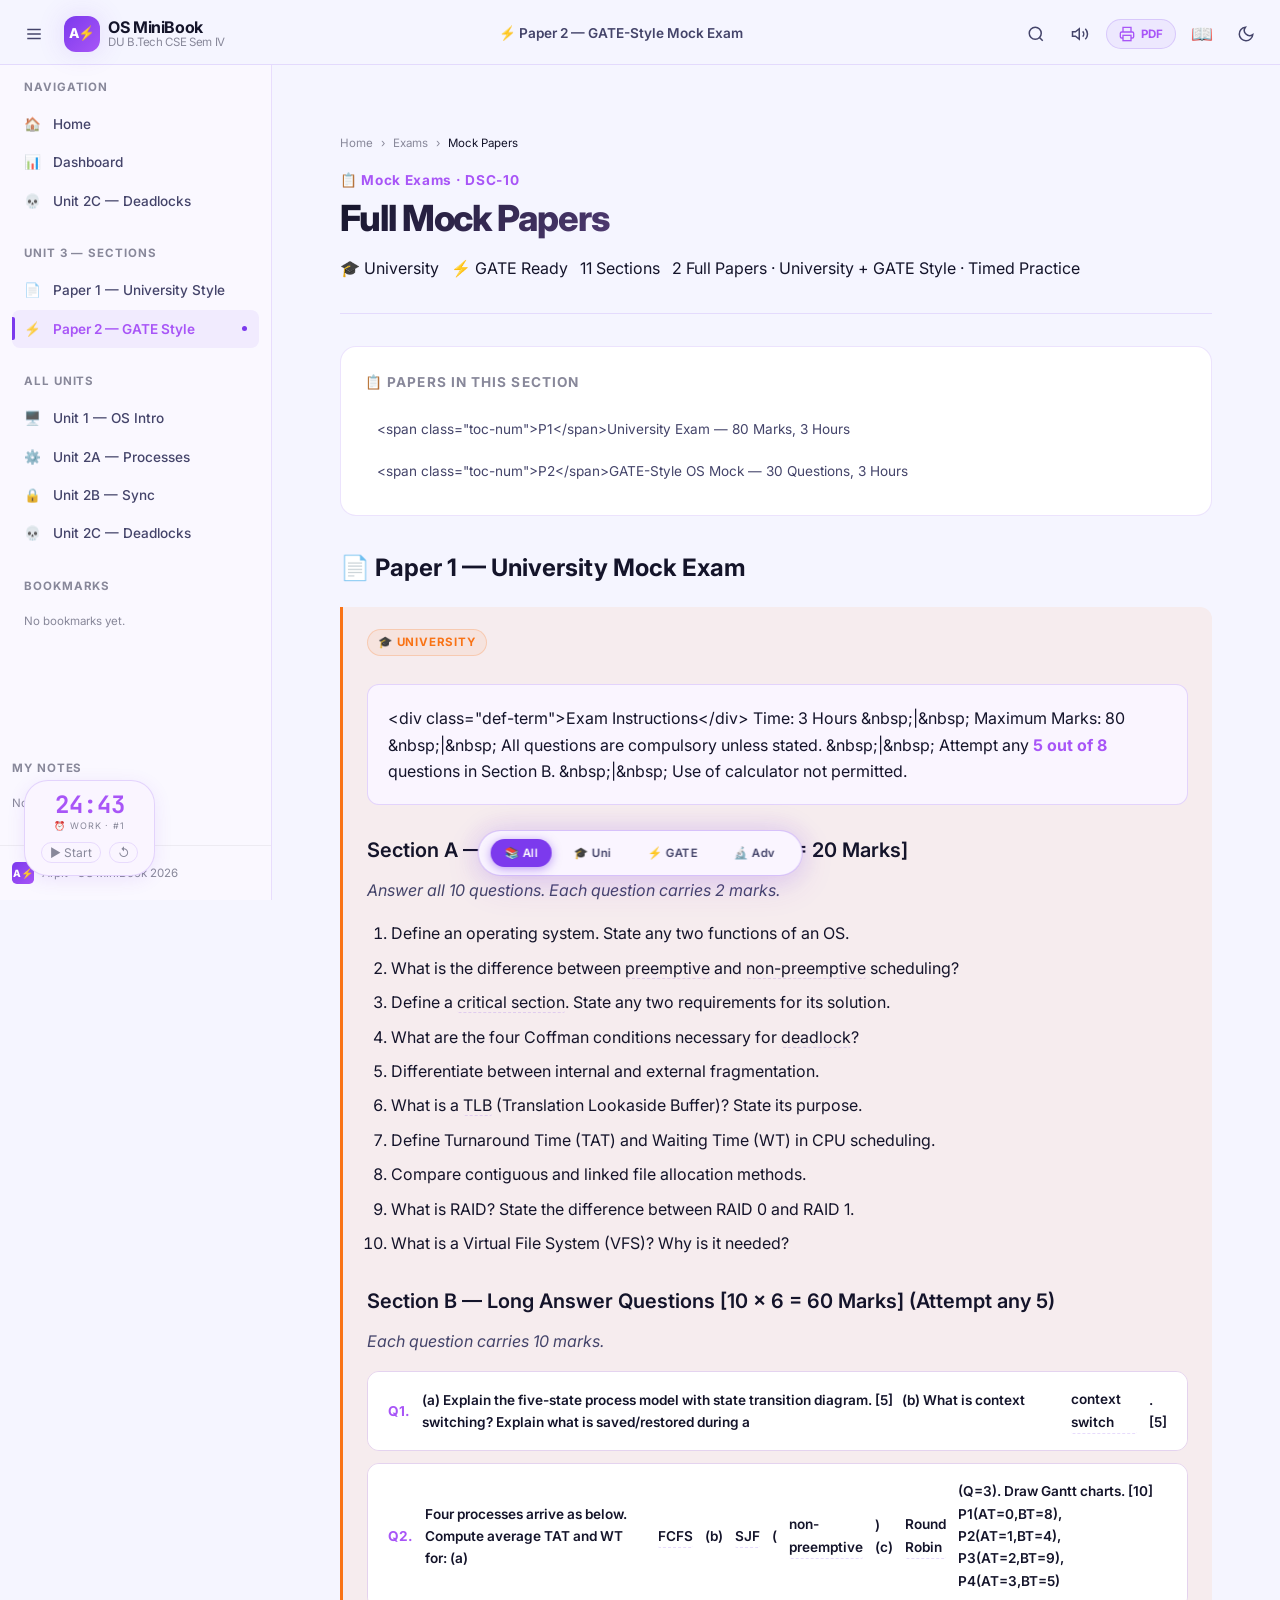
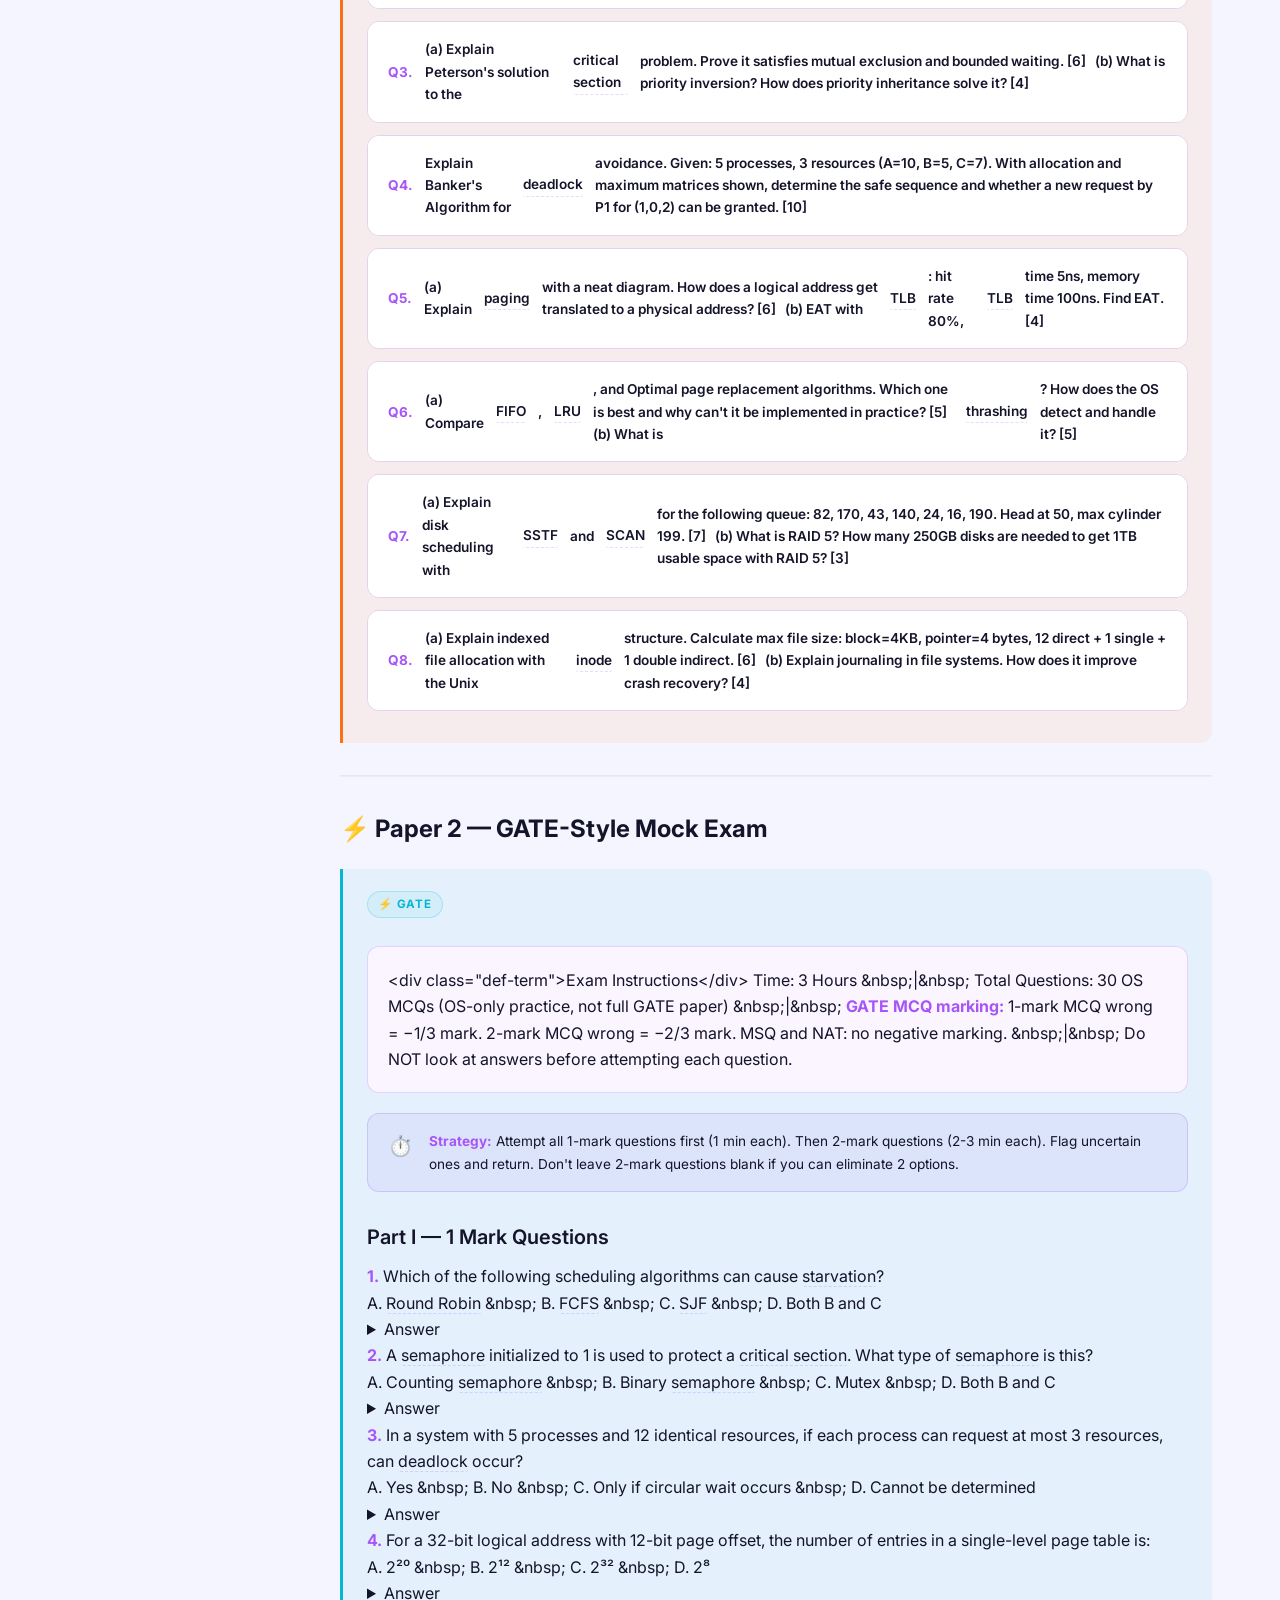
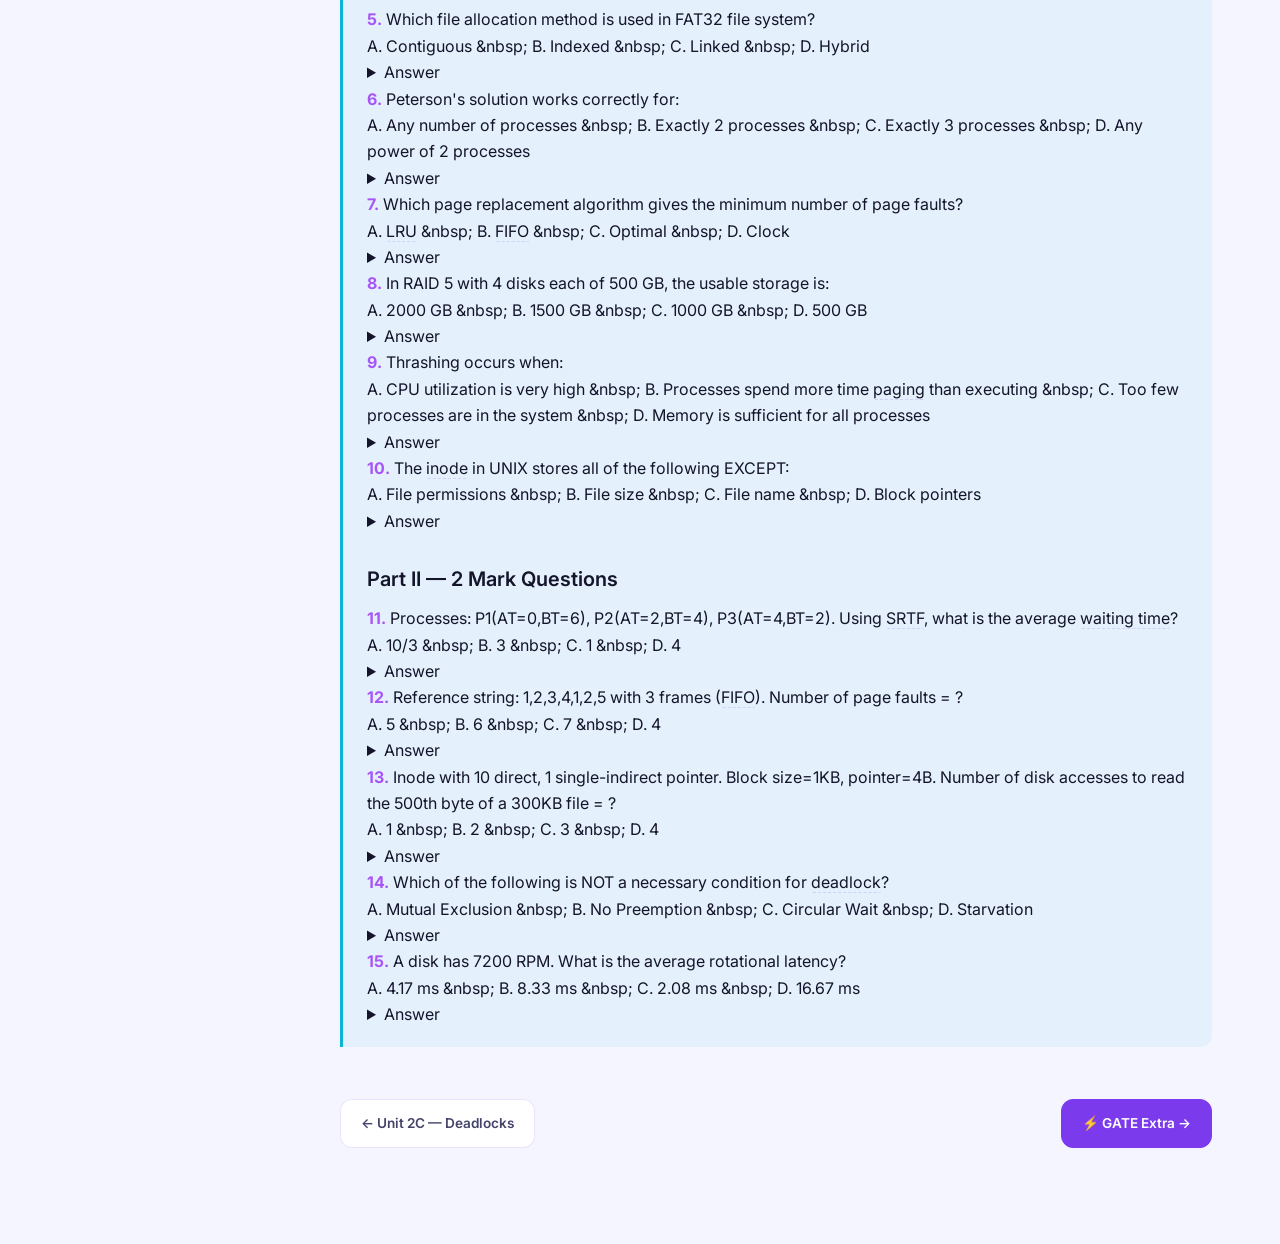
<file: exams/full-papers.html>
<!DOCTYPE html>
<html lang="en" data-theme="dark">
<head>
<!-- ⚡ Arpit | OS MiniBook 2026 -->
<meta charset="UTF-8"><meta name="viewport" content="width=device-width,initial-scale=1">
<meta name="author" content="Arpit">
<meta name="description" content="Full Mock Papers — OS MiniBook DU B.Tech CSE Sem IV">
<meta name="application-name" content="OS MiniBook">
<meta name="theme-color" content="#7c3aed">
<meta name="apple-mobile-web-app-capable" content="yes">
<meta name="apple-mobile-web-app-status-bar-style" content="black-translucent">
<meta name="apple-mobile-web-app-title" content="OS MiniBook">
<meta name="mobile-web-app-capable" content="yes">
<title>Full Mock Papers | OS MiniBook ⚡ Arpit</title>
<link rel="preconnect" href="https://fonts.googleapis.com">
<link rel="preconnect" href="https://fonts.gstatic.com" crossorigin>
<link rel="manifest" href="../manifest.json">
<link rel="stylesheet" href="../assets/css/main.css">
<link rel="stylesheet" href="../assets/css/components.css">
<link rel="stylesheet" href="../assets/css/animations.css">
<style>
.toc-card{background:var(--bg-card);border:1px solid var(--bd-default);border-radius:var(--r-xl);padding:var(--sp-6);margin-bottom:var(--sp-8)}
.toc-card h3{font-size:var(--text-sm);font-weight:700;text-transform:uppercase;letter-spacing:.08em;color:var(--tx-muted);margin-bottom:var(--sp-4)}
.toc-list{display:flex;flex-direction:column;gap:var(--sp-1)}
.toc-item{display:flex;align-items:center;gap:var(--sp-3);padding:var(--sp-2) var(--sp-3);border-radius:var(--r-md);font-size:var(--text-sm);color:var(--tx-secondary);transition:all var(--t-fast)}
.toc-item:hover{background:var(--accent-soft);color:var(--accent-light)}
.toc-num{font-family:var(--font-mono);font-size:var(--text-xs);color:var(--tx-muted);min-width:22px}
.prev-next{display:flex;justify-content:space-between;padding:var(--sp-8) 0 var(--sp-16);gap:var(--sp-4)}
.nav-btn{display:flex;align-items:center;gap:var(--sp-2);padding:var(--sp-3) var(--sp-5);border-radius:var(--r-lg);border:1px solid var(--bd-default);color:var(--tx-secondary);font-size:var(--text-sm);font-weight:600;transition:all var(--t-base);background:var(--bg-card)}
.nav-btn:hover{border-color:var(--accent-border);color:var(--accent-light);box-shadow:var(--sh-glow)}
.nav-btn.primary{background:var(--accent);color:#fff;border-color:var(--accent)}
.def-box{background:var(--bg-elevated);border:1px solid var(--accent-border);border-radius:var(--r-lg);padding:var(--sp-5);margin:var(--sp-4) 0}
.def-box .def-term{font-weight:700;color:var(--accent-light);margin-bottom:var(--sp-2);font-size:var(--text-sm);text-transform:uppercase;letter-spacing:.05em}
.mem-diagram{display:flex;flex-direction:column;gap:2px;margin:var(--sp-4) 0;font-family:var(--font-mono);font-size:var(--text-xs)}
.mem-block{padding:var(--sp-2) var(--sp-4);border-radius:4px;display:flex;justify-content:space-between;align-items:center}
.mem-os{background:#4f46e5;color:#fff}
.mem-p1{background:#059669;color:#fff}
.mem-p2{background:#d97706;color:#fff}
.mem-p3{background:#dc2626;color:#fff}
.mem-free{background:var(--bg-card);border:1px dashed var(--bd-default);color:var(--tx-muted)}
.addr-flow{display:flex;align-items:center;gap:var(--sp-3);flex-wrap:wrap;margin:var(--sp-4) 0;padding:var(--sp-4);background:var(--bg-elevated);border-radius:var(--r-lg)}
.addr-box{background:var(--accent-soft);border:1px solid var(--accent-border);border-radius:var(--r-md);padding:var(--sp-2) var(--sp-4);font-size:var(--text-sm);font-weight:700;color:var(--accent-light);text-align:center}
.addr-arrow{color:var(--tx-muted);font-size:1.2rem}
</style>
</head>
<body>
<!-- ⚡ Arpit -->
<div id="progress-bar"></div>
<header id="main-header">
  <div class="header-left">
    <button id="sidebar-toggle" class="icon-btn" title="Toggle Sidebar (S)">
      <svg viewBox="0 0 24 24" fill="none" stroke="currentColor" stroke-width="2"><line x1="3" y1="6" x2="21" y2="6"/><line x1="3" y1="12" x2="21" y2="12"/><line x1="3" y1="18" x2="21" y2="18"/></svg>
    </button>
    <div class="brand-logo">
      <div class="brand-icon">A⚡</div>
      <div class="brand-text"><span class="main">OS MiniBook</span><span class="sub">DU B.Tech CSE Sem IV</span></div>
    </div>
  </div>
  <span class="header-chapter-title"></span>
  <div class="header-right">
    <button id="search-btn" class="icon-btn" title="Search (Ctrl+K)">
      <svg viewBox="0 0 24 24" fill="none" stroke="currentColor" stroke-width="2"><circle cx="11" cy="11" r="8"/><path d="M21 21l-4.35-4.35"/></svg>
    </button>
    <button id="tts-toggle" class="icon-btn" title="Read Aloud">
      <svg viewBox="0 0 24 24" fill="none" stroke="currentColor" stroke-width="2"><polygon points="11 5 6 9 2 9 2 15 6 15 11 19 11 5"/><path d="M15.54 8.46a5 5 0 010 7.07M19.07 4.93a10 10 0 010 14.14"/></svg>
    </button>
    
    <button id="print-btn" title="Print / Save as PDF (Ctrl+P)" aria-label="Print"><svg viewBox="0 0 24 24" fill="none" stroke="currentColor" stroke-width="2" width="16" height="16" style="flex-shrink:0"><polyline points="6 9 6 2 18 2 18 9"/><path d="M6 18H4a2 2 0 01-2-2v-5a2 2 0 012-2h16a2 2 0 012 2v5a2 2 0 01-2 2h-2"/><rect x="6" y="14" width="12" height="8"/></svg><span class="print-label">PDF</span></button>
    <button id="reading-mode-btn" class="icon-btn" title="Reading Mode (F)" aria-pressed="false" aria-label="Toggle reading mode">📖</button>
    <button id="theme-toggle" class="icon-btn" title="Toggle Theme (T)"></button>
  </div>
</header>
<div id="sidebar-overlay"></div>
<aside id="sidebar">
  <nav class="sidebar-nav">
    <div class="sidebar-section">
      <div class="sidebar-section-label">Navigation</div>
      <a href="../index.html" class="sidebar-link"><span class="link-icon">🏠</span>Home</a>
      <a href="../progress.html" class="sidebar-link"><span class="link-icon">📊</span>Dashboard</a>
      <a href="../chapters/unit4.html" class="sidebar-link"><span class="link-icon">💀</span>Unit 2C — Deadlocks</a>
    </div>
    <div class="sidebar-section">
      <div class="sidebar-section-label">Unit 3 — Sections</div>
      <a href="#s-fp-p1" class="sidebar-link active"><span class="link-icon">📄</span>Paper 1 — University Style</a>
      <a href="#s-fp-p2" class="sidebar-link"><span class="link-icon">⚡</span>Paper 2 — GATE Style</a>
    </div>
    <div class="sidebar-section">
      <div class="sidebar-section-label">All Units</div>
      <a href="../chapters/unit1.html" class="sidebar-link"><span class="link-icon">🖥️</span>Unit 1 — OS Intro</a>
      <a href="../chapters/unit2.html" class="sidebar-link"><span class="link-icon">⚙️</span>Unit 2A — Processes</a>
      <a href="../chapters/unit3.html" class="sidebar-link"><span class="link-icon">🔒</span>Unit 2B — Sync</a>
      <a href="../chapters/unit4.html" class="sidebar-link"><span class="link-icon">💀</span>Unit 2C — Deadlocks</a>
    </div>
    <div class="sidebar-section">
      <div class="sidebar-section-label">Bookmarks</div>
      <div id="bookmarks-list"></div>
    </div>
  </nav>
  
    <div class="sidebar-section">
      <div class="sidebar-section-label">My Notes</div>
      <div id="notes-sidebar-list"></div>
    </div>
  <div class="sidebar-footer">
    <div class="sidebar-brand-mark"><div class="mark">A⚡</div><span>Arpit · OS MiniBook 2026</span></div>
  </div>
</aside>
<main id="main-content">
<div class="content-inner">
  <div class="chapter-hero">
    <div class="chapter-breadcrumb">
      <a href="../index.html">Home</a><span>›</span><span>Exams</span><span>›</span><span style="color:var(--tx-primary)">Mock Papers</span>
    </div>
    <div class="chapter-num">📋 Mock Exams · DSC-10</div>
    <h1 class="chapter-title">Full Mock Papers</h1>
    <div class="chapter-meta">
      <span class="meta-tag">🎓 University</span>
      <span class="meta-tag">⚡ GATE Ready</span>
      <span class="meta-tag">11 Sections</span>
      <span class="meta-tag">2 Full Papers · University + GATE Style · Timed Practice</span>
    </div>
  </div>

  <div class="toc-card">
    <h3>📋 Papers in This Section</h3>
    <div class="toc-list">
      <a href="#s-fp-p1" class="toc-item"><span class="toc-num">P1</span>University Exam — 80 Marks, 3 Hours</a>
      <a href="#s-fp-p2" class="toc-item"><span class="toc-num">P2</span>GATE-Style OS Mock — 30 Questions, 3 Hours</a>
    </div>
  </div>

  <!-- PAPER 1 -->
  <section id="s-fp-p1" data-search-section="full mock paper 1 university exam 80 marks 3 hours all units OS operating systems">
    <div class="section-heading">
      <h2 class="prose">📄 Paper 1 — University Mock Exam</h2>
      <button class="bookmark-btn" data-id="s-fp-p1" data-label="Paper 1 University" title="Bookmark">🔖</button>
    </div>
    <div class="mode-uni">
      <div class="mode-badge uni">🎓 University</div>
      <div class="prose">
        <div class="def-box">
          <div class="def-term">Exam Instructions</div>
          Time: 3 Hours &nbsp;|&nbsp; Maximum Marks: 80 &nbsp;|&nbsp; All questions are compulsory unless stated. &nbsp;|&nbsp; Attempt any <strong>5 out of 8</strong> questions in Section B. &nbsp;|&nbsp; Use of calculator not permitted.
        </div>

        <h3>Section A — Short Answer Questions [2 × 10 = 20 Marks]</h3>
        <p><em>Answer all 10 questions. Each question carries 2 marks.</em></p>
        <ol>
          <li>Define an operating system. State any two functions of an OS.</li>
          <li>What is the difference between preemptive and non-preemptive scheduling?</li>
          <li>Define a critical section. State any two requirements for its solution.</li>
          <li>What are the four Coffman conditions necessary for deadlock?</li>
          <li>Differentiate between internal and external fragmentation.</li>
          <li>What is a TLB (Translation Lookaside Buffer)? State its purpose.</li>
          <li>Define Turnaround Time (TAT) and Waiting Time (WT) in CPU scheduling.</li>
          <li>Compare contiguous and linked file allocation methods.</li>
          <li>What is RAID? State the difference between RAID 0 and RAID 1.</li>
          <li>What is a Virtual File System (VFS)? Why is it needed?</li>
        </ol>

        <h3>Section B — Long Answer Questions [10 × 6 = 60 Marks] (Attempt any 5)</h3>
        <p><em>Each question carries 10 marks.</em></p>
        <details class="qa-item">
          <summary><strong>Q1.</strong> (a) Explain the five-state process model with state transition diagram. [5] &nbsp; (b) What is context switching? Explain what is saved/restored during a context switch. [5]</summary>
          <div class="qa-content">
            <p><strong>(a) Five-State Model:</strong> New → Ready → Running → Waiting → Terminated. Transitions: New→Ready (process admitted/created), Ready→Running (CPU scheduler dispatches), Running→Ready (preemption or time quantum expiry), Running→Waiting (I/O request or event wait), Waiting→Ready (I/O completion or event), Running→Terminated (process exits). Key: no direct Waiting→Running — must pass through Ready queue.</p>
            <p><strong>(b) Context Switch:</strong> The OS saves the state of the currently running process into its PCB (Program Counter, all CPU registers, stack pointer, memory management info, open file table pointers) and loads the saved state of the next process from its PCB. Time taken = context switch overhead = pure overhead (no useful work done). Modern CPUs minimize this with hardware support (e.g., x86 TSS, ARM register banking). Context switch required during preemption, system calls, and I/O blocking.</p>
          </div>
        </details>

        <details class="qa-item">
          <summary><strong>Q2.</strong> Four processes arrive as below. Compute average TAT and WT for: (a) FCFS (b) SJF (non-preemptive) (c) Round Robin (Q=3). Draw Gantt charts. [10]<br>P1(AT=0,BT=8), P2(AT=1,BT=4), P3(AT=2,BT=9), P4(AT=3,BT=5)</summary>
          <div class="qa-content"><div class="code-block"><div class="code-header"><span class="code-lang">Complete Solution</span><button class="code-copy">Copy</button></div>
<pre><code>(a) FCFS: P1[0-8] P2[8-12] P3[12-21] P4[21-26]
CT:  P1=8,  P2=12, P3=21, P4=26
TAT: P1=8,  P2=11, P3=19, P4=23  → Avg TAT = 61/4 = 15.25
WT:  P1=0,  P2=7,  P3=10, P4=18  → Avg WT  = 35/4 = 8.75

(b) SJF (non-preemptive):
t=0: only P1, run P1[0-8].
t=8: P2(4),P3(9),P4(5) available → shortest=P2
     P2[8-12] → P4[12-17] → P1 done, P3[17-26]
CT:  P1=8,  P2=12, P3=26, P4=17
TAT: P1=8,  P2=11, P3=24, P4=14  → Avg TAT = 57/4 = 14.25
WT:  P1=0,  P2=7,  P3=15, P4=9   → Avg WT  = 31/4 = 7.75

(c) Round Robin Q=3:
Queue order & Gantt:
P1[0-3] P2[3-6] P3[6-9] P4[9-12] P1[12-15] P2[15-16] P3[16-19] P4[19-21] P1[21-24]
Wait—P1 needs 8: 3+3+2=8, P2 needs 4: 3+1=4, P3 needs 9: 3+3+3=9, P4 needs 5: 3+2=5
Gantt: P1[0-3]P2[3-6]P3[6-9]P4[9-12]P1[12-15]P2[15-16]P3[16-19]P4[19-21]P1[21-23]P3[23-26]
CT:  P1=23, P2=16, P3=26, P4=21
TAT: P1=23, P2=15, P3=24, P4=18  → Avg TAT = 80/4 = 20
WT:  P1=15, P2=11, P3=15, P4=13  → Avg WT  = 54/4 = 13.5</code></pre></div></div>
        </details>

        <details class="qa-item">
          <summary><strong>Q3.</strong> (a) Explain Peterson's solution to the critical section problem. Prove it satisfies mutual exclusion and bounded waiting. [6] &nbsp; (b) What is priority inversion? How does priority inheritance solve it? [4]</summary>
          <div class="qa-content">
            <p><strong>(a)</strong> See Unit 2B → Peterson's solution. For mutual exclusion proof: Assume both P0 and P1 are in CS. Then flag[0]=flag[1]=true. P0 in CS means: either flag[1]=false (contradiction) or turn=0 (so P1 was waiting). But P1 also in CS means turn=1. Contradiction — only one can be in CS. Bounded waiting: if Pi wants CS, it sets turn=j. Then Pj enters CS at most once before Pi gets CS (turn changes). ✅</p>
            <p><strong>(b)</strong> Priority inversion: High-priority H blocks waiting for resource held by Low-priority L. Medium-priority M preempts L, running before H effectively. Fix — Priority Inheritance: When H blocks on L's mutex, L temporarily gets H's priority. M cannot preempt L. L finishes, releases resource, H runs. Famous example: Mars Pathfinder (1997) reset loops until priority inheritance was enabled remotely.</p>
          </div>
        </details>

        <details class="qa-item">
          <summary><strong>Q4.</strong> Explain Banker's Algorithm for deadlock avoidance. Given: 5 processes, 3 resources (A=10, B=5, C=7). With allocation and maximum matrices shown, determine the safe sequence and whether a new request by P1 for (1,0,2) can be granted. [10]</summary>
          <div class="qa-content"><div class="code-block"><div class="code-header"><span class="code-lang">Banker's Algorithm Solution</span><button class="code-copy">Copy</button></div>
<pre><code>         Alloc      Max        Need         
         A  B  C    A  B  C    A  B  C    Available = (3,3,2)
P0       0  1  0    7  5  3    7  4  3
P1       2  0  0    3  2  2    1  2  2
P2       3  0  2    9  0  2    6  0  0
P3       2  1  1    2  2  2    0  1  1
P4       0  0  2    4  3  3    4  3  1

Safety: Work=(3,3,2)
P1 Need=(1,2,2)≤(3,3,2)✅ → Work=(5,3,2)
P3 Need=(0,1,1)≤(5,3,2)✅ → Work=(7,4,3)
P0 Need=(7,4,3)≤(7,4,3)✅ → Work=(7,5,3)
P2 Need=(6,0,0)≤(7,5,3)✅ → Work=(10,5,5)
P4 Need=(4,3,1)≤(10,5,5)✅
Safe Sequence: P1→P3→P0→P2→P4 ✅

P1 requests (1,0,2):
Check: (1,0,2)≤Need[P1]=(1,2,2)✅ (1,0,2)≤Available=(3,3,2)✅
Tentative: Available=(2,3,0), Alloc[P1]=(3,0,2), Need[P1]=(0,2,0)
Re-run safety → still finds safe sequence → GRANT request ✅</code></pre></div></div>
        </details>

        <details class="qa-item">
          <summary><strong>Q5.</strong> (a) Explain paging with a neat diagram. How does a logical address get translated to a physical address? [6] &nbsp; (b) EAT with TLB: hit rate 80%, TLB time 5ns, memory time 100ns. Find EAT. [4]</summary>
          <div class="qa-content">
            <p><strong>(a) Paging:</strong> Logical address space divided into equal-sized pages. Physical memory divided into frames of same size. Page Table maps page numbers to frame numbers. Logical address = (page number p, offset d). Physical address = (frame number f, offset d) where f = PageTable[p]. MMU (hardware) does translation. PTBR register points to page table base in RAM. TLB (cache) holds recent p→f mappings for fast lookup.</p>
            <p><strong>(b) EAT:</strong> α=0.80, t=5ns, m=100ns. EAT = α(t+m) + (1-α)(t+2m) = 0.8(105) + 0.2(205) = 84 + 41 = <strong>125 ns</strong>. Without TLB: 2×100 = 200ns. Speedup = 200/125 = 1.6×.</p>
          </div>
        </details>

        <details class="qa-item">
          <summary><strong>Q6.</strong> (a) Compare FIFO, LRU, and Optimal page replacement algorithms. Which one is best and why can't it be implemented in practice? [5] &nbsp; (b) What is thrashing? How does the OS detect and handle it? [5]</summary>
          <div class="qa-content">
            <p><strong>(a)</strong> Optimal: Replace page not used for longest future time → minimum page faults, theoretical lower bound. Cannot be implemented because future references are unknown at runtime. LRU: Replace least recently used page — good approximation of Optimal (locality of reference). Hardware-expensive to implement exactly; approximated with clock/aging bits. FIFO: Replace oldest loaded page — simple but poor performance, suffers Bélády's anomaly (more frames → more faults possible).</p>
            <p><strong>(b) Thrashing:</strong> CPU utilization drops sharply even though degree of multiprogramming is high. Each process's frames are insufficient for its working set → constant page faults. Detection: monitor page fault rate vs CPU utilization. If page fault rate rises and CPU utilization falls, thrashing. Handle: (1) Working Set Model — ensure each process gets enough frames for its working set. (2) Page Fault Frequency (PFF) — if fault rate too high, give more frames; if too low, reclaim frames. (3) Suspend some processes to reduce multiprogramming.</p>
          </div>
        </details>

        <details class="qa-item">
          <summary><strong>Q7.</strong> (a) Explain disk scheduling with SSTF and SCAN for the following queue: 82, 170, 43, 140, 24, 16, 190. Head at 50, max cylinder 199. [7] &nbsp; (b) What is RAID 5? How many 250GB disks are needed to get 1TB usable space with RAID 5? [3]</summary>
          <div class="qa-content"><div class="code-block"><div class="code-header"><span class="code-lang">Disk Scheduling + RAID Solution</span><button class="code-copy">Copy</button></div>
<pre><code>(a) Queue: 82,170,43,140,24,16,190 | Head=50 | Max=199

SSTF (always pick nearest to current head):
50→43(7)→24(19)→16(8)→82(66)→140(58)→170(30)→190(20)
Total = 7+19+8+66+58+30+20 = 208 cylinders

SCAN (moving right first toward 199):
Sort: 16,24,43,82,140,170,190 | Right of 50: 82,140,170,190 | Left: 43,24,16
50→82(32)→140(58)→170(30)→190(20)→199(9)→43(156)→24(19)→16(8)
Total = 32+58+30+20+9+156+19+8 = 332 cylinders

(b) RAID 5 usable = (N-1) × disk_size
1000 GB = (N-1) × 250 → N-1 = 4 → N = 5 disks (total 1250 GB, 1000 GB usable)
1 disk (250 GB) used for distributed parity. Survives 1 disk failure.
To survive 2 failures: RAID 6 → N-2=4 → N=6 disks needed.</code></pre></div></div>
        </details>

        <details class="qa-item">
          <summary><strong>Q8.</strong> (a) Explain indexed file allocation with the Unix inode structure. Calculate max file size: block=4KB, pointer=4 bytes, 12 direct + 1 single + 1 double indirect. [6] &nbsp; (b) Explain journaling in file systems. How does it improve crash recovery? [4]</summary>
          <div class="qa-content">
            <p><strong>(a) Unix Inode:</strong> Index node stores all metadata + 15 block pointers: 12 direct (point to data blocks), 1 single indirect (points to index block), 1 double indirect (index→index→data), 1 triple indirect. Pointers per block = 4096/4 = 1024. Direct: 12 × 4KB = 48 KB. Single indirect: 1024 × 4KB = 4 MB. Double indirect: 1024² × 4KB = 4 GB. Triple indirect: 1024³ × 4KB = 4 TB. Max file size ≈ 4 TB (triple dominates).</p>
            <p><strong>(b) Journaling:</strong> Before writing actual file system data, write a log entry (journal) describing what is about to be done. After crash, OS reads journal and either replays incomplete operations (redo) or cancels them (undo). This ensures the FS is always consistent — recovery takes seconds (just replay journal) vs minutes (fsck full scan). Modes: data=ordered (default ext4 — metadata journaled, data written before metadata), data=journal (full journaling, safest but slowest).</p>
          </div>
        </details>
      </div>
    </div>
  </section>

  <hr style="border-color:var(--bd-subtle);margin:var(--sp-8) 0">

  <!-- PAPER 2 -->
  <section id="s-fp-p2" data-search-section="GATE style mock paper 30 questions 3 hours MCQ OS full mock test competitive exam">
    <div class="section-heading">
      <h2 class="prose">⚡ Paper 2 — GATE-Style Mock Exam</h2>
      <button class="bookmark-btn" data-id="s-fp-p2" data-label="Paper 2 GATE Mock" title="Bookmark">🔖</button>
    </div>
    <div class="mode-gate">
      <div class="mode-badge gate">⚡ GATE</div>
      <div class="prose">
        <div class="def-box">
          <div class="def-term">Exam Instructions</div>
          Time: 3 Hours &nbsp;|&nbsp; Total Questions: 30 OS MCQs (OS-only practice, not full GATE paper) &nbsp;|&nbsp; <strong>GATE MCQ marking:</strong> 1-mark MCQ wrong = −1/3 mark. 2-mark MCQ wrong = −2/3 mark. MSQ and NAT: no negative marking. &nbsp;|&nbsp; Do NOT look at answers before attempting each question.
        </div>
        <div class="callout tip"><span class="callout-icon">⏱️</span><div><strong>Strategy:</strong> Attempt all 1-mark questions first (1 min each). Then 2-mark questions (2-3 min each). Flag uncertain ones and return. Don't leave 2-mark questions blank if you can eliminate 2 options.</div></div>

        <h3>Part I — 1 Mark Questions</h3>

        <div class="mcq-card"><div class="mcq-q"><strong>1.</strong> Which of the following scheduling algorithms can cause starvation?<br>A. Round Robin &nbsp; B. FCFS &nbsp; C. SJF &nbsp; D. Both B and C</div>
          <details class="mcq-ans"><summary>Answer</summary><div><strong>C. SJF</strong> (and by extension SRTF). Long processes can wait indefinitely if short processes keep arriving. Priority scheduling can also starve low-priority jobs if aging is absent. FCFS: no starvation for jobs already in queue (FIFO order). RR: prevents CPU starvation under a finite ready queue and fair implementation. SJF: long job starves if short jobs keep arriving — aging solves it.</div></details></div>

        <div class="mcq-card"><div class="mcq-q"><strong>2.</strong> A semaphore initialized to 1 is used to protect a critical section. What type of semaphore is this?<br>A. Counting semaphore &nbsp; B. Binary semaphore &nbsp; C. Mutex &nbsp; D. Both B and C</div>
          <details class="mcq-ans"><summary>Answer</summary><div><strong>B. Binary semaphore.</strong> Value is only 0 or 1. It behaves like a mutex for mutual exclusion but lacks ownership semantics (any process can call signal(), not just the one that called wait()). A mutex is <em>similar to</em> a binary semaphore but not identical — a true mutex has <strong>ownership</strong>: only the thread/process that locked it can unlock it.</div></details></div>

        <div class="mcq-card"><div class="mcq-q"><strong>3.</strong> In a system with 5 processes and 12 identical resources, if each process can request at most 3 resources, can deadlock occur?<br>A. Yes &nbsp; B. No &nbsp; C. Only if circular wait occurs &nbsp; D. Cannot be determined</div>
          <details class="mcq-ans"><summary>Answer</summary><div><strong>B. No.</strong> Standard deadlock-freedom formula for n processes each needing at most k identical resources: <strong>m ≥ n×(k−1) + 1</strong>. Here: n=5, k=3, required = 5×(3−1)+1 = 11. Given m=12 ≥ 11 → deadlock cannot occur. Intuition: worst case each holds k−1=2 resources (total=10), 12−10=2 free → at least one process can complete.</div></details></div>

        <div class="mcq-card"><div class="mcq-q"><strong>4.</strong> For a 32-bit logical address with 12-bit page offset, the number of entries in a single-level page table is:<br>A. 2²⁰ &nbsp; B. 2¹² &nbsp; C. 2³² &nbsp; D. 2⁸</div>
          <details class="mcq-ans"><summary>Answer</summary><div><strong>A. 2²⁰.</strong> Page number bits = 32−12 = 20. Number of pages (= page table entries) = 2²⁰ = 1M entries.</div></details></div>

        <div class="mcq-card"><div class="mcq-q"><strong>5.</strong> Which file allocation method is used in FAT32 file system?<br>A. Contiguous &nbsp; B. Indexed &nbsp; C. Linked &nbsp; D. Hybrid</div>
          <details class="mcq-ans"><summary>Answer</summary><div><strong>C. Linked (with FAT table in RAM).</strong> FAT32 is a linked allocation system where the linked list pointers are stored in a dedicated File Allocation Table (kept in RAM) rather than in each data block. Each FAT entry contains the next cluster number for that file.</div></details></div>

        <div class="mcq-card"><div class="mcq-q"><strong>6.</strong> Peterson's solution works correctly for:<br>A. Any number of processes &nbsp; B. Exactly 2 processes &nbsp; C. Exactly 3 processes &nbsp; D. Any power of 2 processes</div>
          <details class="mcq-ans"><summary>Answer</summary><div><strong>B. Exactly 2 processes.</strong> The original Peterson's algorithm with flag[2] and turn variable is designed for the 2-process critical section problem only. Generalizing to N processes requires a different algorithm (e.g., Lamport's Bakery Algorithm).</div></details></div>

        <div class="mcq-card"><div class="mcq-q"><strong>7.</strong> Which page replacement algorithm gives the minimum number of page faults?<br>A. LRU &nbsp; B. FIFO &nbsp; C. Optimal &nbsp; D. Clock</div>
          <details class="mcq-ans"><summary>Answer</summary><div><strong>C. Optimal (OPT / Bélády's Optimal).</strong> Replace the page that will not be used for the longest future time. This is provably optimal (minimum page faults) but cannot be implemented in practice since future references are unknown. Used as a benchmark.</div></details></div>

        <div class="mcq-card"><div class="mcq-q"><strong>8.</strong> In RAID 5 with 4 disks each of 500 GB, the usable storage is:<br>A. 2000 GB &nbsp; B. 1500 GB &nbsp; C. 1000 GB &nbsp; D. 500 GB</div>
          <details class="mcq-ans"><summary>Answer</summary><div><strong>B. 1500 GB.</strong> RAID 5 usable = (N−1) × disk_size = (4−1) × 500 = 1500 GB. One disk equivalent is used for distributed parity. The parity is striped across all 4 disks, not on one dedicated disk.</div></details></div>

        <div class="mcq-card"><div class="mcq-q"><strong>9.</strong> Thrashing occurs when:<br>A. CPU utilization is very high &nbsp; B. Processes spend more time paging than executing &nbsp; C. Too few processes are in the system &nbsp; D. Memory is sufficient for all processes</div>
          <details class="mcq-ans"><summary>Answer</summary><div><strong>B.</strong> Thrashing: process spends more time servicing page faults than doing useful computation. CPU utilization drops (processes always blocked on I/O). Paradoxically, increasing multiprogramming makes it worse — fewer frames per process → more faults.</div></details></div>

        <div class="mcq-card"><div class="mcq-q"><strong>10.</strong> The inode in UNIX stores all of the following EXCEPT:<br>A. File permissions &nbsp; B. File size &nbsp; C. File name &nbsp; D. Block pointers</div>
          <details class="mcq-ans"><summary>Answer</summary><div><strong>C. File name.</strong> The inode stores all metadata (permissions, size, timestamps, owner, block pointers) but NOT the file name. The file name is stored in the directory entry, which maps name→inode number. This allows multiple names (hard links) for one inode.</div></details></div>

        <h3>Part II — 2 Mark Questions</h3>

        <div class="mcq-card"><div class="mcq-q"><strong>11.</strong> Processes: P1(AT=0,BT=6), P2(AT=2,BT=4), P3(AT=4,BT=2). Using SRTF, what is the average waiting time?<br>A. 10/3 &nbsp; B. 3 &nbsp; C. 1 &nbsp; D. 4</div>
          <details class="mcq-ans"><summary>Answer</summary><div><strong>Corrected answer:</strong>
          Gantt chart with tie-breaking: if remaining times are equal, keep the currently running process.<br>
          t=0–2: P1 runs (rem=4). t=2: P2 arrives (BT=4), P1_rem=4, equal → continue P1.<br>
          t=4: P3 arrives (BT=2), P1_rem=2, equal → continue P1.<br>
          Gantt: P1[0–6], P2[6–10], P3[10–12].<br>
          CT: P1=6, P2=10, P3=12. TAT: 6, 8, 8. WT: 0, 4, 6.<br>
          Avg WT = (0+4+6)/3 = <strong>10/3 ≈ 3.33</strong>.<br>
          <em>If tie-breaking favors new arrivals:</em> at t=4, P3(2) preempts P1(2).<br>
          Gantt: P1[0–4], P3[4–6], P1[6–8], P2[8–12].<br>
          CT: P1=8, P2=12, P3=6. TAT: 8, 10, 2. WT: 2, 6, 0. Avg = 8/3 ≈ 2.67.<br>
          <strong>Key:</strong> SRTF answers depend on tie-breaking convention. State your assumption.</div></details></div>

        <div class="mcq-card"><div class="mcq-q"><strong>12.</strong> Reference string: 1,2,3,4,1,2,5 with 3 frames (FIFO). Number of page faults = ?<br>A. 5 &nbsp; B. 6 &nbsp; C. 7 &nbsp; D. 4</div>
          <details class="mcq-ans"><summary>Answer</summary><div><strong>C. 7.</strong> Trace: 1(F→[1]), 2(F→[1,2]), 3(F→[1,2,3]), 4(F→evict1→[2,3,4]), 1(F→evict2→[3,4,1]), 2(F→evict3→[4,1,2]), 5(F→evict4→[1,2,5]). All 7 references miss! Total = 7 page faults.</div></details></div>

        <div class="mcq-card"><div class="mcq-q"><strong>13.</strong> Inode with 10 direct, 1 single-indirect pointer. Block size=1KB, pointer=4B. Number of disk accesses to read the 500th byte of a 300KB file = ?<br>A. 1 &nbsp; B. 2 &nbsp; C. 3 &nbsp; D. 4</div>
          <details class="mcq-ans"><summary>Answer</summary><div><strong>A. 1.</strong> Block size=1KB. 500th byte is in block 0 (bytes 0–1023). Block 0 is a direct pointer (one of 10 direct). Inode has the direct pointer — just follow it → 1 disk access to read the data block. (Inode is assumed already in memory; if not, +1 for inode read.)</div></details></div>

        <div class="mcq-card"><div class="mcq-q"><strong>14.</strong> Which of the following is NOT a necessary condition for deadlock?<br>A. Mutual Exclusion &nbsp; B. No Preemption &nbsp; C. Circular Wait &nbsp; D. Starvation</div>
          <details class="mcq-ans"><summary>Answer</summary><div><strong>D. Starvation.</strong> The four Coffman conditions (necessary and sufficient together): Mutual Exclusion, Hold & Wait, No Preemption, Circular Wait. Starvation is a related but different concept — a process may starve without any deadlock occurring (e.g., priority scheduling without aging).</div></details></div>

        <div class="mcq-card"><div class="mcq-q"><strong>15.</strong> A disk has 7200 RPM. What is the average rotational latency?<br>A. 4.17 ms &nbsp; B. 8.33 ms &nbsp; C. 2.08 ms &nbsp; D. 16.67 ms</div>
          <details class="mcq-ans"><summary>Answer</summary><div><strong>A. 4.17 ms.</strong> Full rotation time = 60,000ms/7200 = 8.33ms. Average rotational latency = half rotation = 8.33/2 = <strong>4.17 ms</strong>. Full rotation is the worst case; average is half rotation.</div></details></div>
      </div>
    </div>
  </section>

  <!-- PREV/NEXT NAV -->
  <div class="prev-next">
    <a href="../chapters/unit4.html" class="nav-btn">← Unit 2C — Deadlocks</a>
    <a href="../chapters/gate-extra.html" class="nav-btn primary">⚡ GATE Extra →</a>
  </div>
</div>
</main>
<div id="mode-panel">
  <button class="mode-btn active" data-mode="all">📚 All</button>
  <button class="mode-btn uni-btn" data-mode="uni">🎓 Uni</button>
  <button class="mode-btn gate-btn" data-mode="gate">⚡ GATE</button>
  <button class="mode-btn adv-btn" data-mode="advanced">🔬 Adv</button>
</div>
<div id="tts-panel">
  <div class="tts-controls">
    <button class="tts-btn" id="tts-play">▶</button>
    <button class="tts-btn" id="tts-stop">⏹</button>
    <div class="tts-speed"><span>Speed</span><input type="range" id="tts-rate" min="0.5" max="2" step="0.1" value="1"><span id="tts-rate-label">1.0x</span></div>
  </div>
  <div class="tts-voice"><select id="tts-voice-select"><option>Loading…</option></select></div>
</div>
<div id="pomodoro">
  <div class="pomo-time" id="pomo-time">25:00</div>
  <div class="pomo-label" id="pomo-label">⏰ WORK · #1</div>
  <div class="pomo-controls">
    <button class="pomo-btn" id="pomo-start">▶ Start</button>
    <button class="pomo-btn" id="pomo-reset">↺</button>
  </div>
</div>
<div id="search-modal">
  <div class="search-box">
    <div class="search-input-wrap"><span class="s-icon">🔍</span><input id="search-input" type="text" placeholder="Search topics…" autocomplete="off"></div>
    <div id="search-results"></div>
    <div class="search-hint"><span><kbd>↵</kbd> navigate</span><span><kbd>Esc</kbd> close</span><span><kbd>Ctrl+K</kbd> open</span></div>
  </div>
</div>
<nav id="mobile-nav">
  <button class="mobile-nav-btn" onclick="SidebarManager?.toggle()"><span class="icon">☰</span>Menu</button>
  <a href="../index.html" class="mobile-nav-btn"><span class="icon">🏠</span>Home</a>
  <a href="#s-fp-p1" class="mobile-nav-btn active"><span class="icon">📋</span>Papers</a>
  <button class="mobile-nav-btn" onclick="SearchManager?.open()"><span class="icon">🔍</span>Search</button>
</nav>
<div id="toast-container"></div>
<script src="../assets/js/state.js"></script>
<script src="../assets/js/core.js"></script>
<script src="../assets/js/modes.js"></script>
<script src="../assets/js/tts.js"></script>
<script src="../assets/js/timer.js"></script>
<script src="../assets/js/print.js"></script>
<script src="../assets/js/notes.js"></script>
<script src="../assets/js/glossary.js"></script>
<script>
const escapeHTML = (value) => String(value)
  .replace(/&/g, '&amp;')
  .replace(/</g, '&lt;')
  .replace(/>/g, '&gt;')
  .replace(/\"/g, '&quot;')
  .replace(/'/g, '&#39;');

document.querySelectorAll('.section-heading .prose, .toc-item, .nav-btn, .def-box, .qa-content, .mcq-q').forEach(el => {
  if (el) el.innerHTML = escapeHTML(el.innerHTML).replace(/&lt;br&gt;/g, '<br>').replace(/&lt;strong&gt;/g, '<strong>').replace(/&lt;\/strong&gt;/g, '</strong>').replace(/&lt;em&gt;/g, '<em>').replace(/&lt;\/em&gt;/g, '</em>').replace(/&lt;code&gt;/g, '<code>').replace(/&lt;\/code&gt;/g, '</code>');
});
</script>
</body>
</html>
</file>
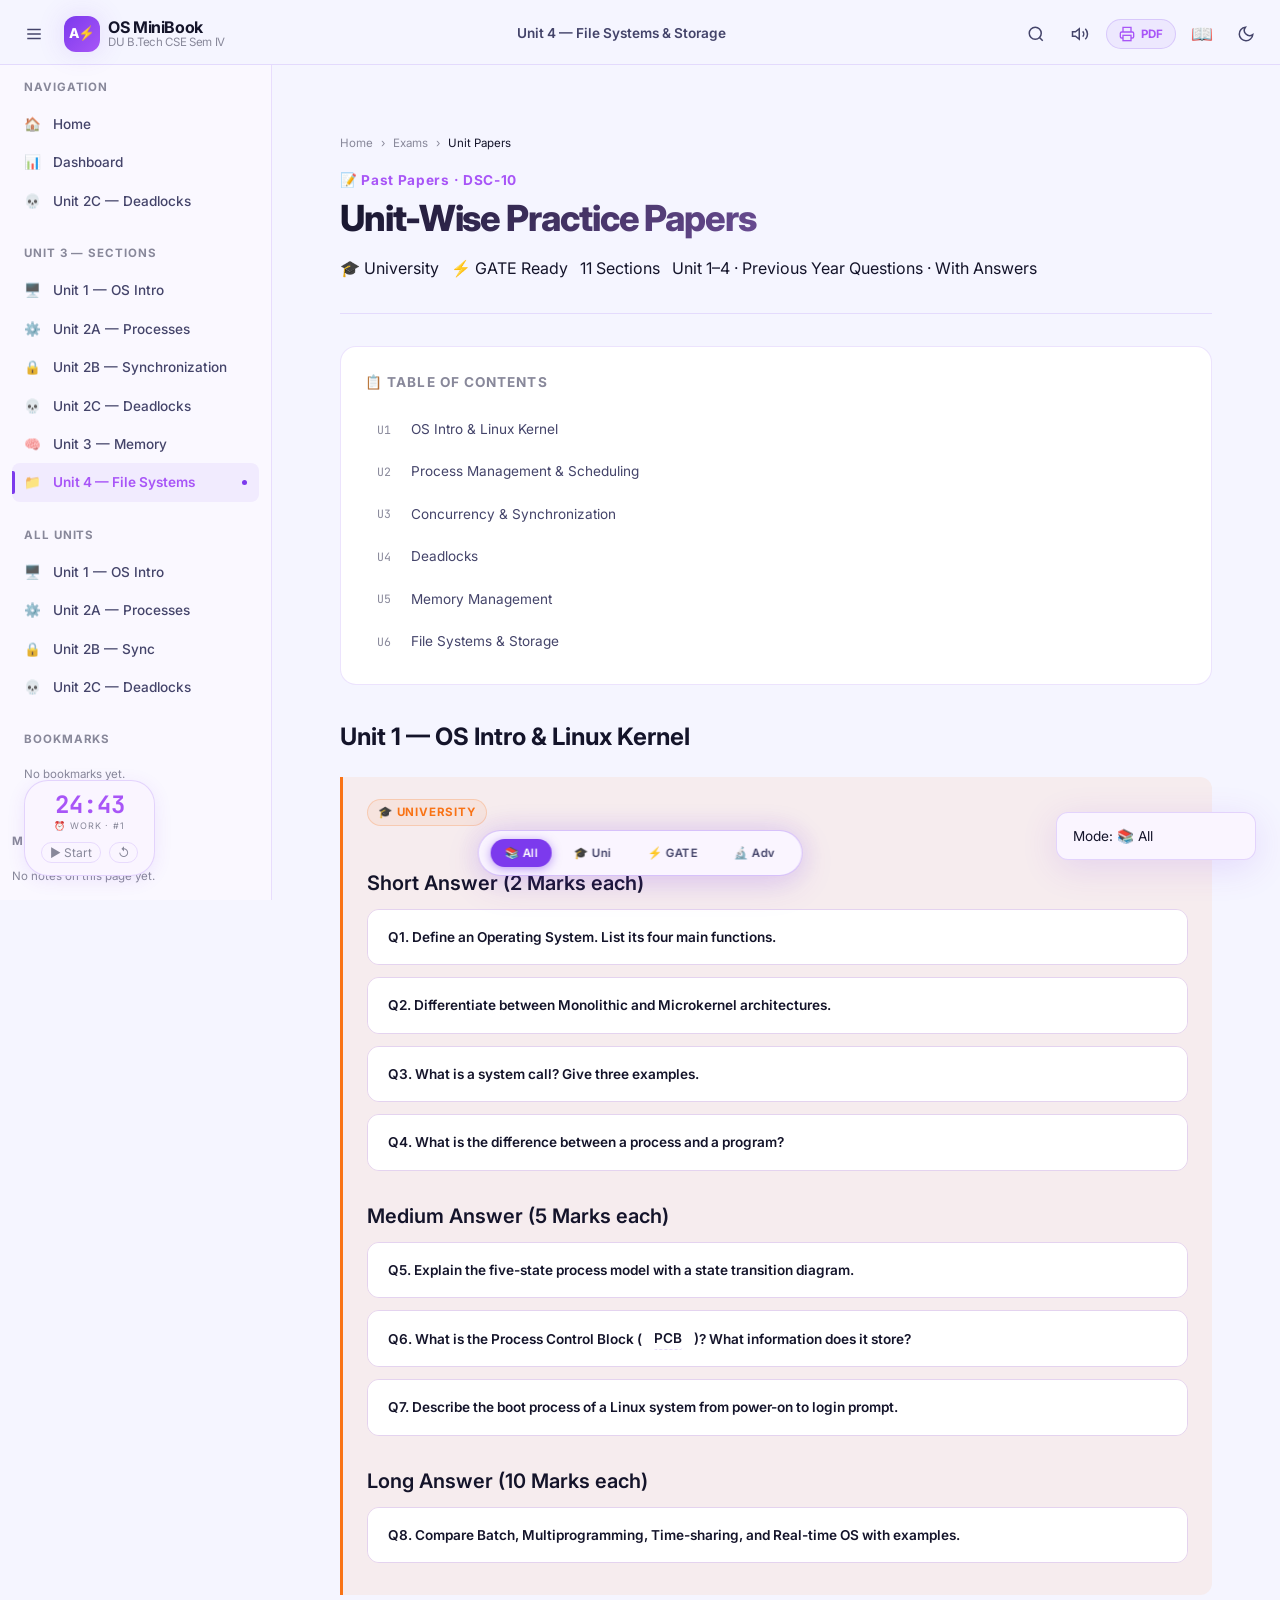
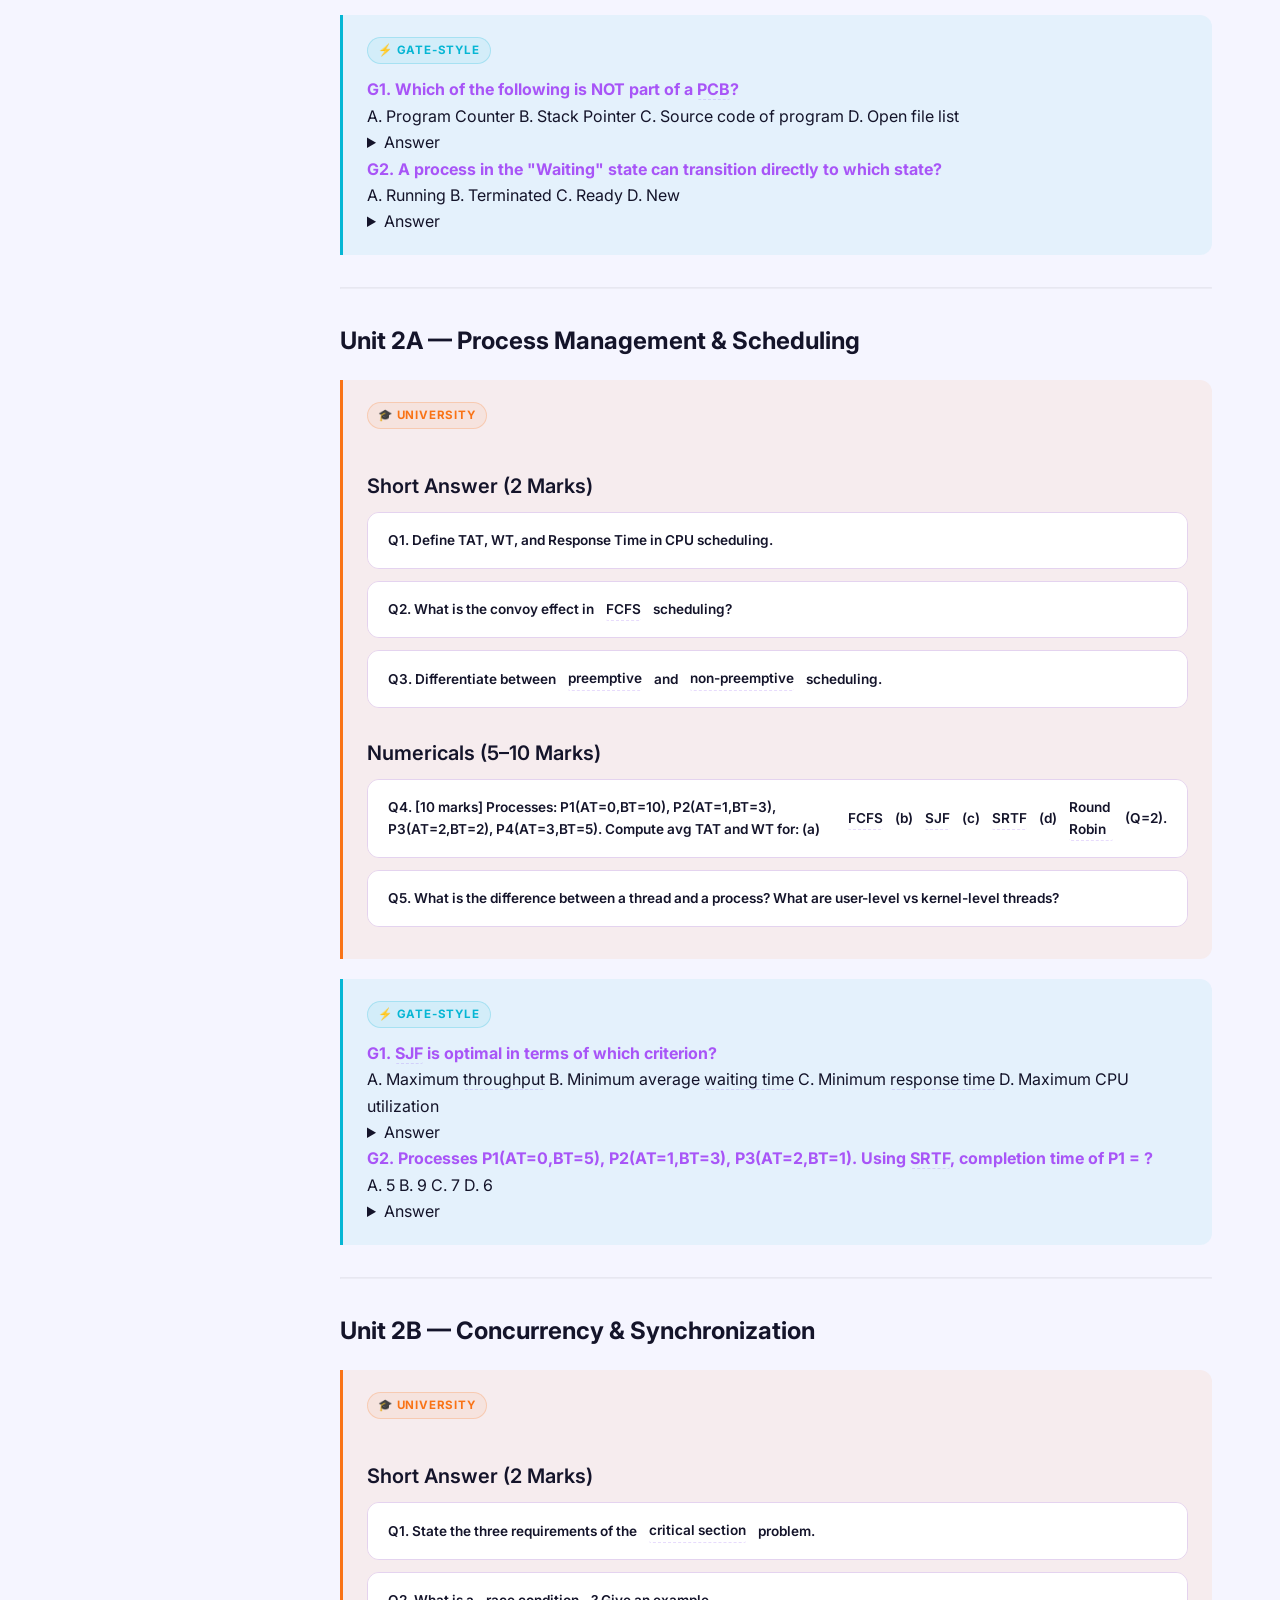
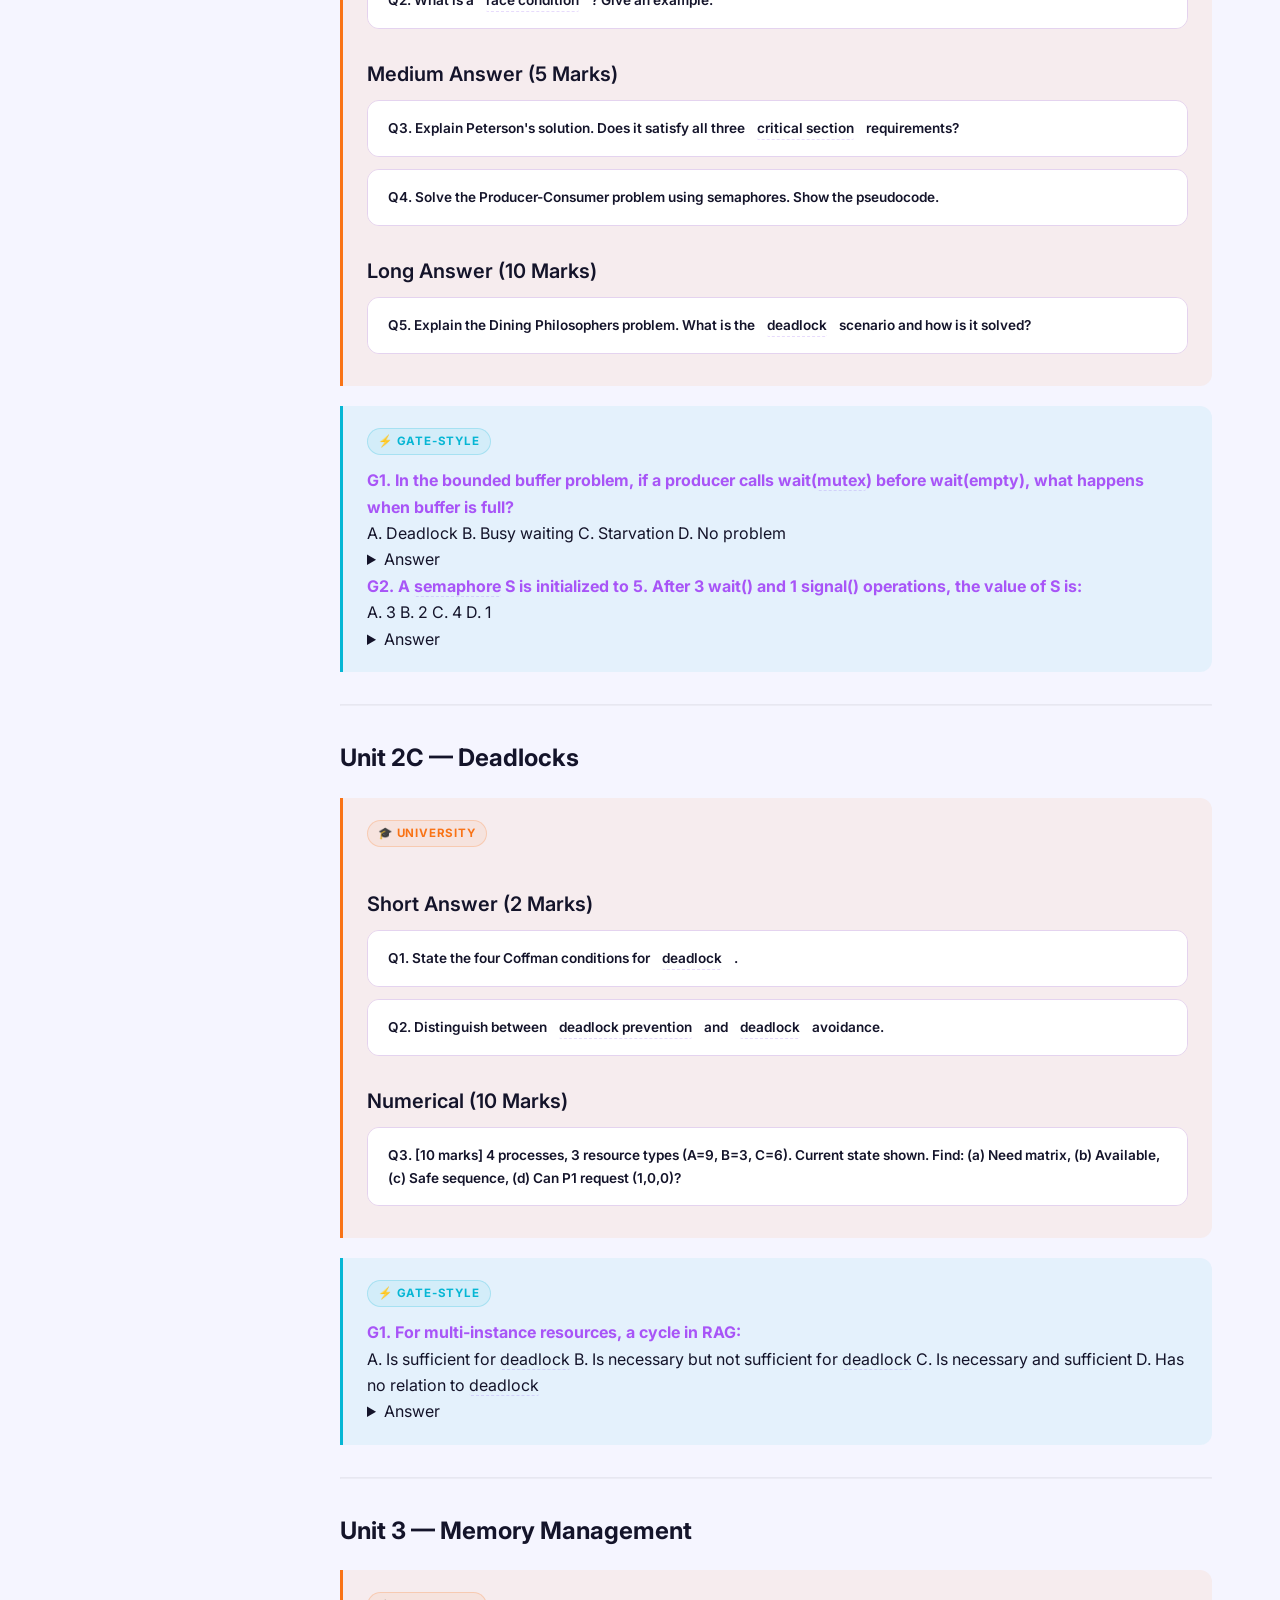
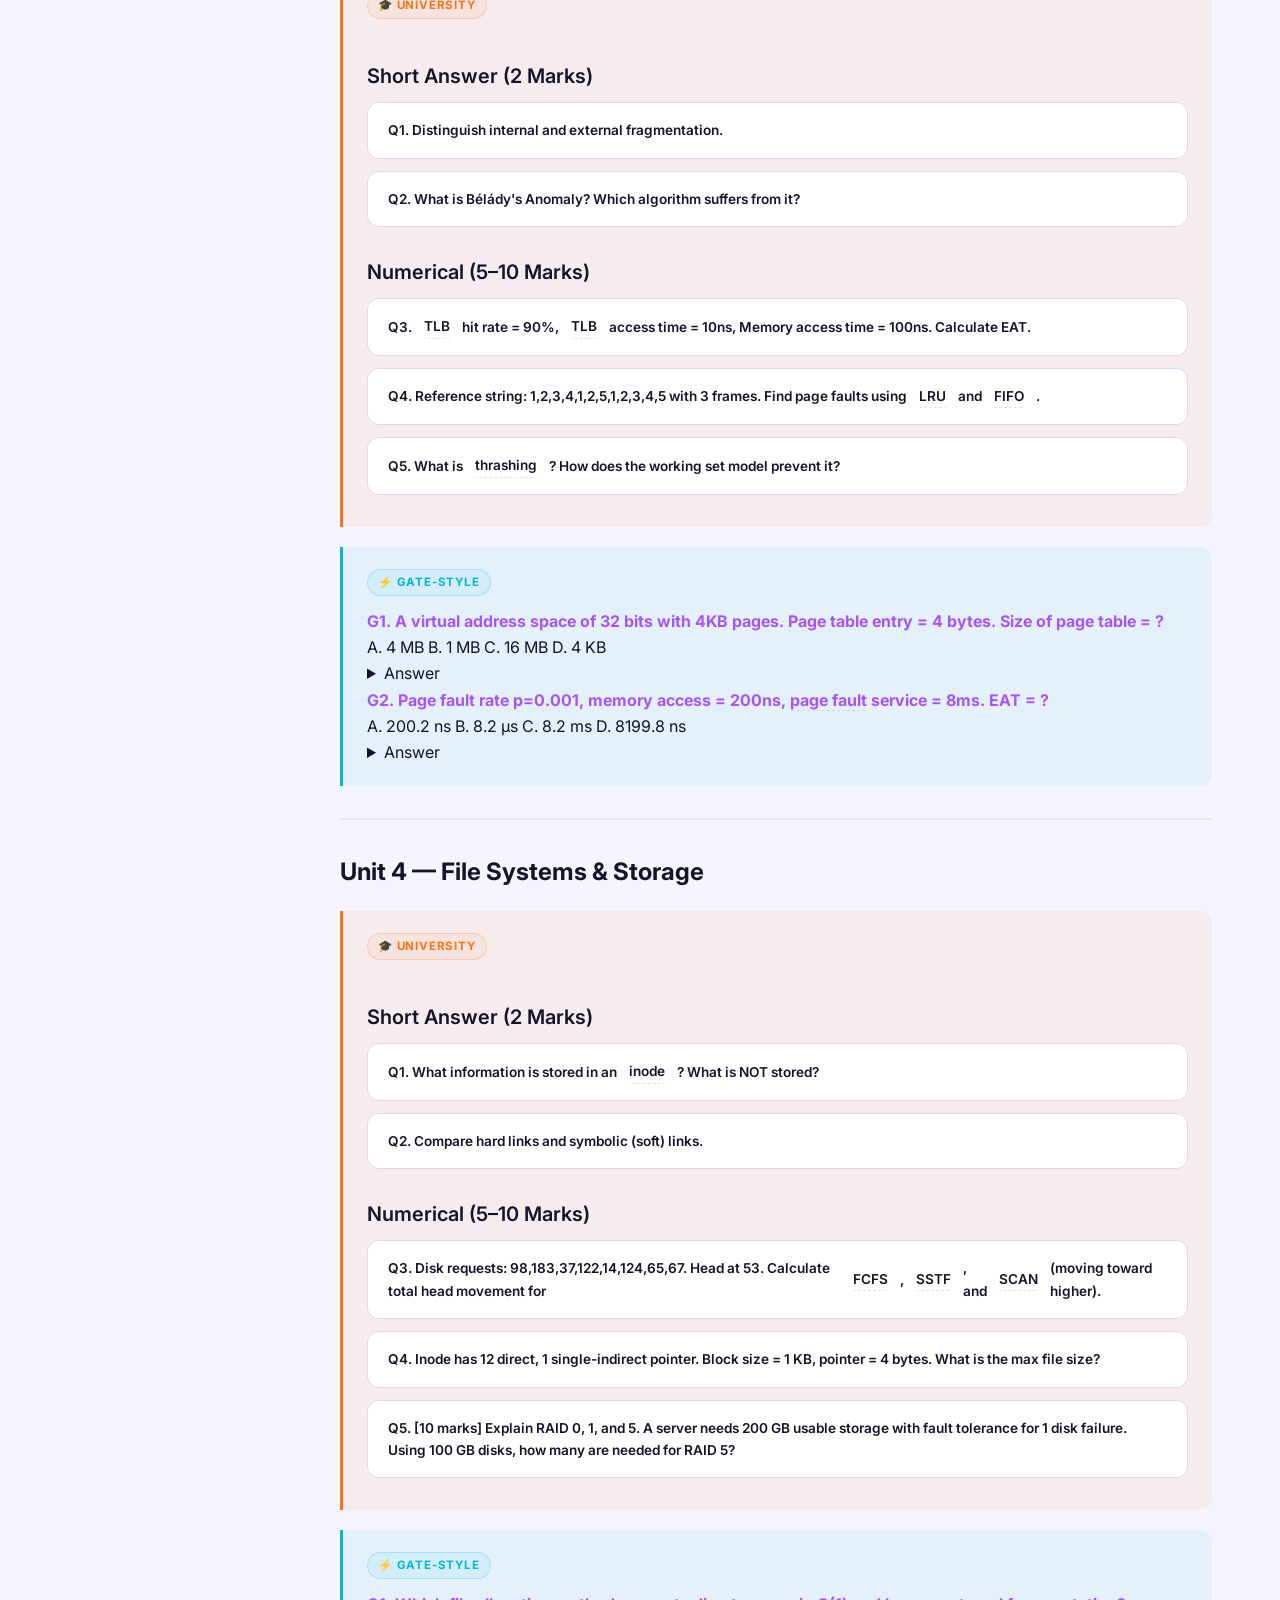
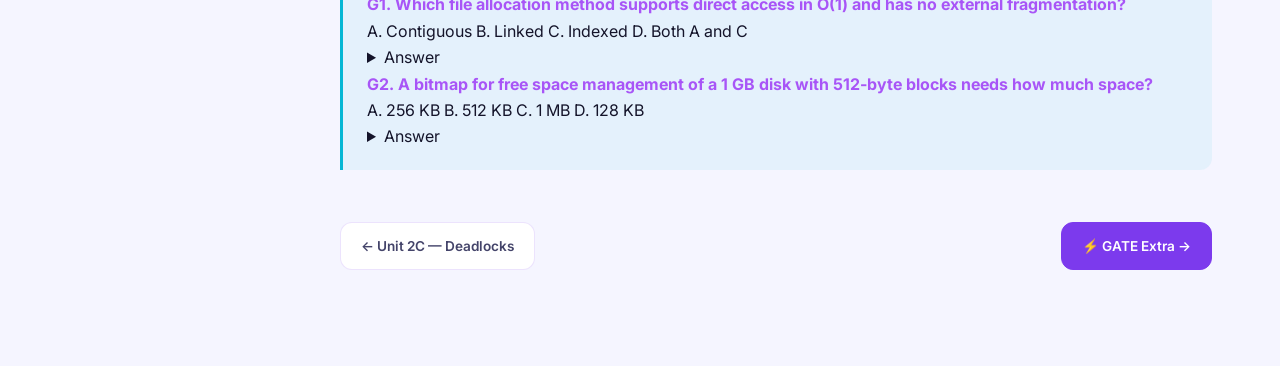
<file: exams/unit-papers.html>
<!DOCTYPE html>
<html lang="en" data-theme="dark">
<head>
<!-- ⚡ Arpit | OS MiniBook 2026 -->
<meta charset="UTF-8"><meta name="viewport" content="width=device-width,initial-scale=1">
<meta name="author" content="Arpit">
<meta name="description" content="Unit-wise Question Papers — OS MiniBook DU B.Tech CSE Sem IV">
<meta name="application-name" content="OS MiniBook">
<meta name="theme-color" content="#7c3aed">
<meta name="apple-mobile-web-app-capable" content="yes">
<meta name="apple-mobile-web-app-status-bar-style" content="black-translucent">
<meta name="apple-mobile-web-app-title" content="OS MiniBook">
<meta name="mobile-web-app-capable" content="yes">
<title>Unit-wise Question Papers | OS MiniBook ⚡ Arpit</title>
<link rel="preconnect" href="https://fonts.googleapis.com">
<link rel="preconnect" href="https://fonts.gstatic.com" crossorigin>
<link rel="manifest" href="../manifest.json">
<link rel="stylesheet" href="../assets/css/main.css">
<link rel="stylesheet" href="../assets/css/components.css">
<link rel="stylesheet" href="../assets/css/animations.css">
<style>
.toc-card{background:var(--bg-card);border:1px solid var(--bd-default);border-radius:var(--r-xl);padding:var(--sp-6);margin-bottom:var(--sp-8)}
.toc-card h3{font-size:var(--text-sm);font-weight:700;text-transform:uppercase;letter-spacing:.08em;color:var(--tx-muted);margin-bottom:var(--sp-4)}
.toc-list{display:flex;flex-direction:column;gap:var(--sp-1)}
.toc-item{display:flex;align-items:center;gap:var(--sp-3);padding:var(--sp-2) var(--sp-3);border-radius:var(--r-md);font-size:var(--text-sm);color:var(--tx-secondary);transition:all var(--t-fast)}
.toc-item:hover{background:var(--accent-soft);color:var(--accent-light)}
.toc-num{font-family:var(--font-mono);font-size:var(--text-xs);color:var(--tx-muted);min-width:22px}
.prev-next{display:flex;justify-content:space-between;padding:var(--sp-8) 0 var(--sp-16);gap:var(--sp-4)}
.nav-btn{display:flex;align-items:center;gap:var(--sp-2);padding:var(--sp-3) var(--sp-5);border-radius:var(--r-lg);border:1px solid var(--bd-default);color:var(--tx-secondary);font-size:var(--text-sm);font-weight:600;transition:all var(--t-base);background:var(--bg-card)}
.nav-btn:hover{border-color:var(--accent-border);color:var(--accent-light);box-shadow:var(--sh-glow)}
.nav-btn.primary{background:var(--accent);color:#fff;border-color:var(--accent)}
.def-box{background:var(--bg-elevated);border:1px solid var(--accent-border);border-radius:var(--r-lg);padding:var(--sp-5);margin:var(--sp-4) 0}
.def-box .def-term{font-weight:700;color:var(--accent-light);margin-bottom:var(--sp-2);font-size:var(--text-sm);text-transform:uppercase;letter-spacing:.05em}
.mem-diagram{display:flex;flex-direction:column;gap:2px;margin:var(--sp-4) 0;font-family:var(--font-mono);font-size:var(--text-xs)}
.mem-block{padding:var(--sp-2) var(--sp-4);border-radius:4px;display:flex;justify-content:space-between;align-items:center}
.mem-os{background:#4f46e5;color:#fff}
.mem-p1{background:#059669;color:#fff}
.mem-p2{background:#d97706;color:#fff}
.mem-p3{background:#dc2626;color:#fff}
.mem-free{background:var(--bg-card);border:1px dashed var(--bd-default);color:var(--tx-muted)}
.addr-flow{display:flex;align-items:center;gap:var(--sp-3);flex-wrap:wrap;margin:var(--sp-4) 0;padding:var(--sp-4);background:var(--bg-elevated);border-radius:var(--r-lg)}
.addr-box{background:var(--accent-soft);border:1px solid var(--accent-border);border-radius:var(--r-md);padding:var(--sp-2) var(--sp-4);font-size:var(--text-sm);font-weight:700;color:var(--accent-light);text-align:center}
.addr-arrow{color:var(--tx-muted);font-size:1.2rem}
</style>
</head>
<body>
<!-- ⚡ Arpit -->
<div id="progress-bar"></div>
<header id="main-header">
  <div class="header-left">
    <button id="sidebar-toggle" class="icon-btn" title="Toggle Sidebar (S)">
      <svg viewBox="0 0 24 24" fill="none" stroke="currentColor" stroke-width="2"><line x1="3" y1="6" x2="21" y2="6"/><line x1="3" y1="12" x2="21" y2="12"/><line x1="3" y1="18" x2="21" y2="18"/></svg>
    </button>
    <div class="brand-logo">
      <div class="brand-icon">A⚡</div>
      <div class="brand-text"><span class="main">OS MiniBook</span><span class="sub">DU B.Tech CSE Sem IV</span></div>
    </div>
  </div>
  <span class="header-chapter-title"></span>
  <div class="header-right">
    <button id="search-btn" class="icon-btn" title="Search (Ctrl+K)">
      <svg viewBox="0 0 24 24" fill="none" stroke="currentColor" stroke-width="2"><circle cx="11" cy="11" r="8"/><path d="M21 21l-4.35-4.35"/></svg>
    </button>
    <button id="tts-toggle" class="icon-btn" title="Read Aloud">
      <svg viewBox="0 0 24 24" fill="none" stroke="currentColor" stroke-width="2"><polygon points="11 5 6 9 2 9 2 15 6 15 11 19 11 5"/><path d="M15.54 8.46a5 5 0 010 7.07M19.07 4.93a10 10 0 010 14.14"/></svg>
    </button>
    
    <button id="print-btn" title="Print / Save as PDF (Ctrl+P)" aria-label="Print"><svg viewBox="0 0 24 24" fill="none" stroke="currentColor" stroke-width="2" width="16" height="16" style="flex-shrink:0"><polyline points="6 9 6 2 18 2 18 9"/><path d="M6 18H4a2 2 0 01-2-2v-5a2 2 0 012-2h16a2 2 0 012 2v5a2 2 0 01-2 2h-2"/><rect x="6" y="14" width="12" height="8"/></svg><span class="print-label">PDF</span></button>
    <button id="reading-mode-btn" class="icon-btn" title="Reading Mode (F)" aria-pressed="false" aria-label="Toggle reading mode">📖</button>
    <button id="theme-toggle" class="icon-btn" title="Toggle Theme (T)"></button>
  </div>
</header>
<div id="sidebar-overlay"></div>
<aside id="sidebar">
  <nav class="sidebar-nav">
    <div class="sidebar-section">
      <div class="sidebar-section-label">Navigation</div>
      <a href="../index.html" class="sidebar-link"><span class="link-icon">🏠</span>Home</a>
      <a href="../progress.html" class="sidebar-link"><span class="link-icon">📊</span>Dashboard</a>
      <a href="../chapters/unit4.html" class="sidebar-link"><span class="link-icon">💀</span>Unit 2C — Deadlocks</a>
    </div>
    <div class="sidebar-section">
      <div class="sidebar-section-label">Unit 3 — Sections</div>
      <a href="#s-up-u1" class="sidebar-link active"><span class="link-icon">🖥️</span>Unit 1 — OS Intro</a>
      <a href="#s-up-u2" class="sidebar-link"><span class="link-icon">⚙️</span>Unit 2A — Processes</a>
      <a href="#s-up-u3" class="sidebar-link"><span class="link-icon">🔒</span>Unit 2B — Synchronization</a>
      <a href="#s-up-u4" class="sidebar-link"><span class="link-icon">💀</span>Unit 2C — Deadlocks</a>
      <a href="#s-up-u5" class="sidebar-link"><span class="link-icon">🧠</span>Unit 3 — Memory</a>
      <a href="#s-up-u6" class="sidebar-link"><span class="link-icon">📁</span>Unit 4 — File Systems</a>
    </div>
    <div class="sidebar-section">
      <div class="sidebar-section-label">All Units</div>
      <a href="../chapters/unit1.html" class="sidebar-link"><span class="link-icon">🖥️</span>Unit 1 — OS Intro</a>
      <a href="../chapters/unit2.html" class="sidebar-link"><span class="link-icon">⚙️</span>Unit 2A — Processes</a>
      <a href="../chapters/unit3.html" class="sidebar-link"><span class="link-icon">🔒</span>Unit 2B — Sync</a>
      <a href="../chapters/unit4.html" class="sidebar-link"><span class="link-icon">💀</span>Unit 2C — Deadlocks</a>
    </div>
    <div class="sidebar-section">
      <div class="sidebar-section-label">Bookmarks</div>
      <div id="bookmarks-list"></div>
    </div>
  </nav>
  
    <div class="sidebar-section">
      <div class="sidebar-section-label">My Notes</div>
      <div id="notes-sidebar-list"></div>
    </div>
  <div class="sidebar-footer">
    <div class="sidebar-brand-mark"><div class="mark">A⚡</div><span>Arpit · OS MiniBook 2026</span></div>
  </div>
</aside>
<main id="main-content">
<div class="content-inner">
  <div class="chapter-hero">
    <div class="chapter-breadcrumb">
      <a href="../index.html">Home</a><span>›</span><span>Exams</span><span>›</span><span style="color:var(--tx-primary)">Unit Papers</span>
    </div>
    <div class="chapter-num">📝 Past Papers · DSC-10</div>
    <h1 class="chapter-title">Unit-Wise Practice Papers</h1>
    <div class="chapter-meta">
      <span class="meta-tag">🎓 University</span>
      <span class="meta-tag">⚡ GATE Ready</span>
      <span class="meta-tag">11 Sections</span>
      <span class="meta-tag">Unit 1–4 · Previous Year Questions · With Answers</span>
    </div>
  </div>

  <div class="toc-card">
    <h3>📋 Table of Contents</h3>
    <div class="toc-list">
      <a href="#s-up-u1" class="toc-item"><span class="toc-num">U1</span>OS Intro &amp; Linux Kernel</a>
      <a href="#s-up-u2" class="toc-item"><span class="toc-num">U2</span>Process Management &amp; Scheduling</a>
      <a href="#s-up-u3" class="toc-item"><span class="toc-num">U3</span>Concurrency &amp; Synchronization</a>
      <a href="#s-up-u4" class="toc-item"><span class="toc-num">U4</span>Deadlocks</a>
      <a href="#s-up-u5" class="toc-item"><span class="toc-num">U5</span>Memory Management</a>
      <a href="#s-up-u6" class="toc-item"><span class="toc-num">U6</span>File Systems &amp; Storage</a>
    </div>
  </div>

  <!-- SECTION U1 -->
  <section id="s-up-u1" data-search-section="unit 1 OS introduction kernel system calls process states questions university exam">
    <div class="section-heading">
      <h2 class="prose">Unit 1 — OS Intro &amp; Linux Kernel</h2>
      <button class="bookmark-btn" data-id="s-up-u1" data-label="Unit 1 Questions" title="Bookmark">🔖</button>
    </div>
    <div class="mode-uni">
      <div class="mode-badge uni">🎓 University</div>
      <div class="prose">
        <h3>Short Answer (2 Marks each)</h3>
        <details class="qa-item"><summary>Q1. Define an Operating System. List its four main functions.</summary>
          <div class="qa-content">An OS is system software that manages computer hardware/software resources and provides common services for programs. Main functions: (1) Process management — create/schedule/terminate processes. (2) Memory management — allocate/deallocate RAM. (3) File system management — organize, store, retrieve data. (4) I/O management — control hardware devices.</div></details>
        <details class="qa-item"><summary>Q2. Differentiate between Monolithic and Microkernel architectures.</summary>
          <div class="qa-content"><strong>Monolithic:</strong> Entire OS runs in kernel space as one large program. All services (FS, drivers, scheduling) in kernel. Fast (no IPC overhead) but large, less reliable (any bug crashes system). Example: Linux, Unix. <strong>Microkernel:</strong> Only core functions in kernel (IPC, basic scheduling). Everything else runs as user-space servers. Slow (IPC overhead) but more reliable/secure. Example: Mach, QNX, MINIX.</div></details>
        <details class="qa-item"><summary>Q3. What is a system call? Give three examples.</summary>
          <div class="qa-content">A system call is the programmatic interface between a user process and the OS kernel. When a program needs a privileged operation (disk I/O, creating a process), it invokes a system call, which causes a trap to kernel mode. Examples: (1) <code>fork()</code> — create a child process. (2) <code>read()</code> — read data from a file descriptor. (3) <code>exit()</code> — terminate the current process.</div></details>
        <details class="qa-item"><summary>Q4. What is the difference between a process and a program?</summary>
          <div class="qa-content">A <strong>program</strong> is a passive entity — a set of instructions stored in a file on disk. A <strong>process</strong> is an active entity — a program in execution with its own PCB, memory space (stack, heap, code, data), and OS resources. One program can spawn multiple processes (e.g., running two instances of Firefox).</div></details>
        <h3>Medium Answer (5 Marks each)</h3>
        <details class="qa-item"><summary>Q5. Explain the five-state process model with a state transition diagram.</summary>
          <div class="qa-content">States: <strong>New</strong> (process being created) → <strong>Ready</strong> (waiting in ready queue for CPU) → <strong>Running</strong> (executing on CPU) → <strong>Waiting/Blocked</strong> (waiting for I/O or event) → <strong>Terminated</strong> (finished). Transitions: New→Ready (admitted), Ready→Running (dispatcher), Running→Ready (preemption/time quantum), Running→Waiting (I/O request), Waiting→Ready (I/O complete), Running→Terminated (exit). Note: process can never go directly from Waiting to Running — must go through Ready first.</div></details>
        <details class="qa-item"><summary>Q6. What is the Process Control Block (PCB)? What information does it store?</summary>
          <div class="qa-content">PCB is a data structure in the OS kernel that represents a process. Contains: Process ID (PID), parent PID (PPID), process state (new/ready/running etc.), Program Counter (address of next instruction), CPU registers (saved on context switch), memory maps (page table, base/limit registers), open file table, scheduling info (priority, queue pointers), I/O status info (devices allocated, pending I/O list). The PCB is the OS's complete record of a process — context switch saves one PCB and restores another.</div></details>
        <details class="qa-item"><summary>Q7. Describe the boot process of a Linux system from power-on to login prompt.</summary>
          <div class="qa-content">1. <strong>BIOS/UEFI POST:</strong> Hardware self-test, detect devices. 2. <strong>Bootloader (GRUB):</strong> Loaded from MBR/EFI partition, presents OS menu, loads kernel image. 3. <strong>Kernel init:</strong> Kernel decompresses itself, initializes hardware drivers, mounts root filesystem. 4. <strong>systemd (PID 1):</strong> First user-space process, reads units, starts services in dependency order. 5. <strong>getty/login:</strong> systemd starts getty on terminals, presents login prompt. 6. <strong>Shell:</strong> After authentication, user's shell starts.</div></details>
        <h3>Long Answer (10 Marks each)</h3>
        <details class="qa-item"><summary>Q8. Compare Batch, Multiprogramming, Time-sharing, and Real-time OS with examples.</summary>
          <div class="qa-content"><strong>Batch OS:</strong> Jobs submitted as decks, executed without interaction. No user-OS interaction during execution. Efficient CPU use, no interactivity. Examples: IBM mainframes (1960s). <strong>Multiprogramming:</strong> Multiple jobs in RAM simultaneously. When one does I/O, CPU switches to another. Goal: maximize CPU utilization. No time limits per job. Example: IBM OS/360. <strong>Time-sharing (Multitasking):</strong> Each user gets small CPU time slices (quantum). Appears interactive — multiple users use simultaneously. Goal: minimize response time. Example: UNIX, Linux. <strong>Real-time OS:</strong> Strict time constraints. Hard RTOS: deadline miss = system failure (aircraft control). Soft RTOS: deadline miss = degraded quality (video streaming). Examples: VxWorks, FreeRTOS.</div></details>
      </div>
    </div>
    <div class="mode-gate">
      <div class="mode-badge gate">⚡ GATE-Style</div>
      <div class="prose">
        <div class="mcq-card"><div class="mcq-q"><strong>G1. Which of the following is NOT part of a PCB?</strong><br>A. Program Counter  B. Stack Pointer  C. Source code of program  D. Open file list</div>
          <details class="mcq-ans"><summary>Answer</summary><div><strong>C.</strong> Source code is part of the program (stored on disk), not the process's runtime state. PCB stores runtime information: PC, registers, memory maps, open files, scheduling info.</div></details></div>
        <div class="mcq-card"><div class="mcq-q"><strong>G2. A process in the "Waiting" state can transition directly to which state?</strong><br>A. Running  B. Terminated  C. Ready  D. New</div>
          <details class="mcq-ans"><summary>Answer</summary><div><strong>C. Ready.</strong> When the I/O or event a process was waiting for completes, it moves to the Ready queue. It cannot go directly to Running — the CPU scheduler must pick it from the ready queue.</div></details></div>
      </div>
    </div>
  </section>

  <hr style="border-color:var(--bd-subtle);margin:var(--sp-8) 0">

  <!-- SECTION U2 -->
  <section id="s-up-u2" data-search-section="unit 2 process scheduling CPU FCFS SJF round robin priority Gantt chart TAT WT questions">
    <div class="section-heading">
      <h2 class="prose">Unit 2A — Process Management &amp; Scheduling</h2>
      <button class="bookmark-btn" data-id="s-up-u2" data-label="Unit 2A Questions" title="Bookmark">🔖</button>
    </div>
    <div class="mode-uni">
      <div class="mode-badge uni">🎓 University</div>
      <div class="prose">
        <h3>Short Answer (2 Marks)</h3>
        <details class="qa-item"><summary>Q1. Define TAT, WT, and Response Time in CPU scheduling.</summary>
          <div class="qa-content"><strong>TAT (Turnaround Time):</strong> Time from process submission to completion. TAT = Completion Time − Arrival Time. <strong>WT (Waiting Time):</strong> Time a process spends in the ready queue. WT = TAT − Burst Time. <strong>Response Time:</strong> Time from submission until the process first gets CPU. Response Time = First CPU start − Arrival Time. Response time important for interactive systems.</div></details>
        <details class="qa-item"><summary>Q2. What is the convoy effect in FCFS scheduling?</summary>
          <div class="qa-content">Convoy effect occurs when one long CPU-bound process holds the CPU and many short I/O-bound processes queue behind it. The short processes wait a long time for the CPU even though they need very little CPU time. This leads to poor CPU and I/O device utilization. Solution: Use SJF or SRTF which prioritizes shorter bursts.</div></details>
        <details class="qa-item"><summary>Q3. Differentiate between preemptive and non-preemptive scheduling.</summary>
          <div class="qa-content"><strong>Non-preemptive:</strong> Once CPU is allocated, process runs until it terminates or voluntarily gives up CPU (I/O wait). Simple, no context switch overhead. Examples: FCFS, SJF. <strong>Preemptive:</strong> OS can forcibly remove CPU from running process (on timer, higher priority arrival). Better responsiveness. Examples: SRTF, Round Robin, Priority (preemptive). Context switch overhead but better for interactive systems.</div></details>
        <h3>Numericals (5–10 Marks)</h3>
        <details class="qa-item"><summary>Q4. [10 marks] Processes: P1(AT=0,BT=10), P2(AT=1,BT=3), P3(AT=2,BT=2), P4(AT=3,BT=5). Compute avg TAT and WT for: (a) FCFS (b) SJF (c) SRTF (d) Round Robin (Q=2).</summary>
          <div class="qa-content">
            <div class="code-block"><div class="code-header"><span class="code-lang">Solution</span><button class="code-copy">Copy</button></div>
<pre><code>(a) FCFS (non-preemptive, in arrival order):
Gantt: P1[0-10] P2[10-13] P3[13-15] P4[15-20]
CT: P1=10, P2=13, P3=15, P4=20
TAT: P1=10, P2=12, P3=13, P4=17  → Avg TAT = 52/4 = 13
WT:  P1=0,  P2=9,  P3=11, P4=12  → Avg WT  = 32/4 = 8

(b) SJF (non-preemptive):
At t=0: only P1 → run P1[0-10]
At t=10: P2(3),P3(2),P4(5) → shortest is P3
Gantt: P1[0-10] P3[10-12] P2[12-15] P4[15-20]
CT: P1=10, P2=15, P3=12, P4=20
TAT: P1=10, P2=14, P3=10, P4=17  → Avg TAT = 51/4 = 12.75
WT:  P1=0,  P2=11, P3=8,  P4=12  → Avg WT  = 31/4 = 7.75

(c) SRTF (preemptive SJF):
t=0: P1 runs (only one). t=1: P2(3) < P1_rem(9) → preempt P1, run P2
t=2: P3(2) < P2_rem(2)? Equal → continue P2. t=3: P2(1) < P3(2) → P2
t=4: P2 done. P1_rem(9),P3(2),P4(5) → P3 shortest
t=6: P3 done. P1_rem(9),P4(5) → P4. t=11: P4 done → P1
t=20: P1 done.
Gantt: P2[1-4] P3[4-6] P4[6-11] P1[0-1,11-20]
CT: P1=20,P2=4,P3=6,P4=11
TAT: P1=20,P2=3,P3=4,P4=8   → Avg TAT = 35/4 = 8.75
WT: P1=10,P2=0,P3=2,P4=3   → Avg WT  = 15/4 = 3.75 ← best!

(d) Round Robin Q=2:
Ready queue trace at each quantum...
Gantt: P1[0-2]P2[2-4]P3[4-6]P4[6-8]P1[8-10]P2[10-11]P4[11-13]P1[13-15]P4[15-17]P1[17-19]P1[19-20]
CT: P1=20,P2=11,P3=6,P4=17
TAT: P1=20,P2=10,P3=4,P4=14  → Avg TAT = 48/4 = 12
WT:  P1=10,P2=7, P3=2,P4=9   → Avg WT  = 28/4 = 7</code></pre></div>
          </div></details>
        <details class="qa-item"><summary>Q5. What is the difference between a thread and a process? What are user-level vs kernel-level threads?</summary>
          <div class="qa-content">A <strong>process</strong> has its own address space, file descriptors, and resources. <strong>Threads</strong> within a process share the same code, data, heap, and files but have separate stacks, registers, and program counters. Threads are lighter (cheaper to create/switch). <strong>User-level threads:</strong> Managed by user-space library (e.g., GNU Pth, old Java green threads). Kernel sees only one process. Fast context switch but if one thread blocks on I/O, all threads block. <strong>Kernel-level threads:</strong> OS knows about each thread. True parallelism on multi-core. Slightly more expensive to create/switch. Linux uses 1:1 model (each user thread = one kernel thread via NPTL). <strong>Note:</strong> POSIX pthreads is an API specification, not inherently user-level. On modern Linux, pthreads = 1:1 kernel-scheduled threads.</div></details>
      </div>
    </div>
    <div class="mode-gate">
      <div class="mode-badge gate">⚡ GATE-Style</div>
      <div class="prose">
        <div class="mcq-card"><div class="mcq-q"><strong>G1. SJF is optimal in terms of which criterion?</strong><br>A. Maximum throughput  B. Minimum average waiting time  C. Minimum response time  D. Maximum CPU utilization</div>
          <details class="mcq-ans"><summary>Answer</summary><div><strong>B. Minimum average waiting time</strong> (under standard assumptions: known deterministic bursts, single-CPU, no I/O). SJF (non-preemptive) minimizes average WT among all non-preemptive algorithms when burst times are known in advance. SRTF (preemptive SJF) minimizes average WT among ALL algorithms under the same assumptions. Note: In practice, burst times are unpredictable, limiting SJF applicability.</div></details></div>
        <div class="mcq-card"><div class="mcq-q"><strong>G2. Processes P1(AT=0,BT=5), P2(AT=1,BT=3), P3(AT=2,BT=1). Using SRTF, completion time of P1 = ?</strong><br>A. 5  B. 9  C. 7  D. 6</div>
          <details class="mcq-ans"><summary>Answer</summary><div><strong>B. 9.</strong> t=0:P1 runs. t=1:P2(3)&lt;P1_rem(4)→preempt P1. t=2:P3(1)&lt;P2_rem(2)→preempt P2. t=3:P3 done,P2_rem=2,P1_rem=4→P2. t=5:P2 done,P1_rem=4→P1. t=9:P1 done. CT(P1)=9.</div></details></div>
      </div>
    </div>
  </section>

  <hr style="border-color:var(--bd-subtle);margin:var(--sp-8) 0">

  <!-- SECTION U3 -->
  <section id="s-up-u3" data-search-section="unit 3 synchronization semaphore mutex monitor Peterson producer consumer readers writers dining philosophers questions">
    <div class="section-heading">
      <h2 class="prose">Unit 2B — Concurrency &amp; Synchronization</h2>
      <button class="bookmark-btn" data-id="s-up-u3" data-label="Unit 2B Questions" title="Bookmark">🔖</button>
    </div>
    <div class="mode-uni">
      <div class="mode-badge uni">🎓 University</div>
      <div class="prose">
        <h3>Short Answer (2 Marks)</h3>
        <details class="qa-item"><summary>Q1. State the three requirements of the critical section problem.</summary>
          <div class="qa-content"><strong>1. Mutual Exclusion:</strong> At most one process can be in its critical section at any time. <strong>2. Progress:</strong> If no process is in its CS and some want to enter, only those not in their remainder section can participate in the decision — decision cannot be postponed indefinitely. <strong>3. Bounded Waiting:</strong> After a process requests entry to its CS, there is a bound on how many times other processes can enter before this one is granted access (prevents starvation).</div></details>
        <details class="qa-item"><summary>Q2. What is a race condition? Give an example.</summary>
          <div class="qa-content">A race condition is a situation where the outcome of a computation depends on the relative timing/interleaving of multiple processes/threads accessing shared data. Example: Two threads both read counter=5, both execute counter++, both write back 6. Result is 6 instead of 7 — one increment is lost. This is a race condition on the counter variable — proper synchronization (mutex/semaphore) prevents it.</div></details>
        <h3>Medium Answer (5 Marks)</h3>
        <details class="qa-item"><summary>Q3. Explain Peterson's solution. Does it satisfy all three critical section requirements?</summary>
          <div class="qa-content">Peterson's solution uses two shared variables: <code>flag[2]</code> (intent to enter) and <code>turn</code> (whose turn to enter). Process Pi: set flag[i]=true, turn=j, then wait while(flag[j]==true AND turn==j). On exit: flag[i]=false. <strong>Mutual exclusion:</strong> Both cannot enter simultaneously — if both try, turn decides one winner. <strong>Progress:</strong> If only one wants CS, it enters immediately (other's flag is false). <strong>Bounded waiting:</strong> After Pi sets turn=j, Pj gets one chance, then Pi enters. All three satisfied! But: Peterson's requires atomic load/store, which modern CPUs may not guarantee without memory barriers.</div></details>
        <details class="qa-item"><summary>Q4. Solve the Producer-Consumer problem using semaphores. Show the pseudocode.</summary>
          <div class="qa-content"><div class="code-block"><div class="code-header"><span class="code-lang">Producer-Consumer Pseudocode</span><button class="code-copy">Copy</button></div>
<pre><code>// Shared semaphores:
semaphore mutex = 1;   // mutual exclusion for buffer access
semaphore empty = N;   // number of empty slots (initially N)
semaphore full  = 0;   // number of filled slots (initially 0)

// Producer:
do {
    produce_item(item);
    wait(empty);        // wait for an empty slot
    wait(mutex);        // lock buffer
    buffer[in] = item;  // insert item
    in = (in + 1) % N;
    signal(mutex);      // unlock buffer
    signal(full);       // signal one more full slot
} while(true);

// Consumer:
do {
    wait(full);         // wait for a filled slot
    wait(mutex);        // lock buffer
    item = buffer[out]; // remove item
    out = (out + 1) % N;
    signal(mutex);      // unlock buffer
    signal(empty);      // signal one more empty slot
    consume_item(item);
} while(true);

// CRITICAL: wait(mutex) MUST come AFTER wait(empty/full)
// Reversing them causes DEADLOCK!</code></pre></div></div></details>
        <h3>Long Answer (10 Marks)</h3>
        <details class="qa-item"><summary>Q5. Explain the Dining Philosophers problem. What is the deadlock scenario and how is it solved?</summary>
          <div class="qa-content">Five philosophers sit at a round table. Each needs 2 chopsticks to eat. There is one chopstick between each pair of philosophers. <strong>Problem:</strong> If all philosophers simultaneously pick up their left chopstick, all hold one chopstick and wait for the right one — circular wait = deadlock. <strong>Solutions:</strong> (1) Allow at most 4 philosophers to be seated (asymmetry breaks circular wait). (2) Allow a philosopher to pick up chopsticks only if both are available (atomic pickup). (3) Odd philosophers pick left then right; even pick right then left (breaks symmetry). (4) Use a semaphore/monitor to enforce that only N-1 philosophers can attempt to eat simultaneously. The dining philosophers illustrates deadlock and the need for deadlock avoidance in resource allocation.</div></details>
      </div>
    </div>
    <div class="mode-gate">
      <div class="mode-badge gate">⚡ GATE-Style</div>
      <div class="prose">
        <div class="mcq-card"><div class="mcq-q"><strong>G1. In the bounded buffer problem, if a producer calls wait(mutex) before wait(empty), what happens when buffer is full?</strong><br>A. Deadlock  B. Busy waiting  C. Starvation  D. No problem</div>
          <details class="mcq-ans"><summary>Answer</summary><div><strong>A. Deadlock.</strong> If the buffer is full and producer holds mutex then waits on empty (which is 0), it blocks. Consumer tries to wait(mutex) but mutex=0 (producer holds it), so consumer blocks too. Neither can proceed — deadlock. Correct order: wait(empty) THEN wait(mutex).</div></details></div>
        <div class="mcq-card"><div class="mcq-q"><strong>G2. A semaphore S is initialized to 5. After 3 wait() and 1 signal() operations, the value of S is:</strong><br>A. 3  B. 2  C. 4  D. 1</div>
          <details class="mcq-ans"><summary>Answer</summary><div><strong>A. 3.</strong> Starting at 5: wait()→4, wait()→3, wait()→2, signal()→3. Final value = 3.</div></details></div>
      </div>
    </div>
  </section>

  <hr style="border-color:var(--bd-subtle);margin:var(--sp-8) 0">

  <!-- SECTION U4 -->
  <section id="s-up-u4" data-search-section="unit 4 deadlocks Banker's algorithm RAG Coffman conditions prevention avoidance detection questions">
    <div class="section-heading">
      <h2 class="prose">Unit 2C — Deadlocks</h2>
      <button class="bookmark-btn" data-id="s-up-u4" data-label="Unit 2C Questions" title="Bookmark">🔖</button>
    </div>
    <div class="mode-uni">
      <div class="mode-badge uni">🎓 University</div>
      <div class="prose">
        <h3>Short Answer (2 Marks)</h3>
        <details class="qa-item"><summary>Q1. State the four Coffman conditions for deadlock.</summary>
          <div class="qa-content"><strong>1. Mutual Exclusion:</strong> At least one resource must be held in a non-sharable mode — only one process at a time can use it. <strong>2. Hold and Wait:</strong> A process holds at least one resource and is waiting to acquire additional resources held by other processes. <strong>3. No Preemption:</strong> Resources cannot be forcibly taken away — a process can only release resources voluntarily. <strong>4. Circular Wait:</strong> There must be a circular chain of processes {P0,P1,...,Pn} where each Pi is waiting for a resource held by P(i+1), and Pn is waiting for P0. ALL four conditions must hold simultaneously for deadlock.</div></details>
        <details class="qa-item"><summary>Q2. Distinguish between deadlock prevention and deadlock avoidance.</summary>
          <div class="qa-content"><strong>Prevention:</strong> Proactively break at least one Coffman condition so deadlock is structurally impossible. Methods: (1) Deny mutual exclusion — use sharable resources. (2) Deny hold-and-wait — request all resources at once. (3) Allow preemption — OS can preempt resources. (4) Deny circular wait — impose total resource ordering. Cons: low resource utilization. <strong>Avoidance:</strong> Use runtime information (Max matrix) to check if granting a request leaves system in a safe state. Banker's algorithm is the example. Pros: more flexible than prevention. Cons: requires advance declaration of maximum needs.</div></details>
        <h3>Numerical (10 Marks)</h3>
        <details class="qa-item"><summary>Q3. [10 marks] 4 processes, 3 resource types (A=9, B=3, C=6). Current state shown. Find: (a) Need matrix, (b) Available, (c) Safe sequence, (d) Can P1 request (1,0,0)?</summary>
          <div class="qa-content"><div class="code-block"><div class="code-header"><span class="code-lang">Banker's Solution</span><button class="code-copy">Copy</button></div>
<pre><code>Given:
         Alloc    Max        Need=Max-Alloc    Available?
         A B C    A B C      A B C
P0       0 1 0    7 5 3      7 4 3
P1       2 0 0    3 2 2      1 2 2
P2       3 0 2    9 0 2      6 0 0
P3       2 1 1    4 2 2      2 1 1

(a) Need matrix computed above ✅

(b) Available = Total − Σ Allocation
    A: 9−(0+2+3+2)=2, B:3−(1+0+0+1)=1, C:6−(0+0+2+1)=3
    Available = (2,1,3)

(c) Safety Algorithm, Work=(2,1,3):
    P1: Need=(1,2,2) ≤ (2,1,3)? B:2>1 ✗ — skip
    P3: Need=(2,1,1) ≤ (2,1,3)? ✅ → Work=(2+2,1+1,3+1)=(4,2,4)
    P1: Need=(1,2,2) ≤ (4,2,4)? ✅ → Work=(4+2,2+0,4+0)=(6,2,4)
    P0: Need=(7,4,3) ≤ (6,2,4)? A:7>6 ✗ — skip
    P2: Need=(6,0,0) ≤ (6,2,4)? ✅ → Work=(9,2,6)
    P0: Need=(7,4,3) ≤ (9,2,6)? B:4>2 ✗ — skip!
    
    All remaining allocated? P0 not finished — no safe sequence including P0?
    Re-check: P0 Need=(7,4,3). After P2: Work=(9,2,6). 4>2 still fails.
    No safe sequence exists — the system is in an UNSAFE state!
    (Note: unsafe ≠ deadlocked. Unsafe means deadlock MAY occur
     in some future sequence. The system is not necessarily deadlocked yet.)

(d) P1 requests (1,0,0):
    Check: (1,0,0) ≤ Need[P1]=(1,2,2) ✅
    Check: (1,0,0) ≤ Available=(2,1,3) ✅
    Tentatively grant: Available=(1,1,3), Alloc[P1]=(3,0,0), Need[P1]=(0,2,2)
    Run safety → if already unsafe, deny. Answer: DENY (state already unsafe)</code></pre></div></div></details>
      </div>
    </div>
    <div class="mode-gate">
      <div class="mode-badge gate">⚡ GATE-Style</div>
      <div class="prose">
        <div class="mcq-card"><div class="mcq-q"><strong>G1. For multi-instance resources, a cycle in RAG:</strong><br>A. Is sufficient for deadlock  B. Is necessary but not sufficient for deadlock  C. Is necessary and sufficient  D. Has no relation to deadlock</div>
          <details class="mcq-ans"><summary>Answer</summary><div><strong>B.</strong> For single-instance resources: cycle ↔ deadlock (necessary and sufficient). For multi-instance: cycle is necessary but NOT sufficient. Multiple instances mean a cycle can exist without deadlock if processes can complete without the cycled resources.</div></details></div>
      </div>
    </div>
  </section>

  <hr style="border-color:var(--bd-subtle);margin:var(--sp-8) 0">

  <!-- SECTION U5 -->
  <section id="s-up-u5" data-search-section="unit 5 memory management paging segmentation TLB EAT virtual memory page fault replacement FIFO LRU optimal thrashing questions">
    <div class="section-heading">
      <h2 class="prose">Unit 3 — Memory Management</h2>
      <button class="bookmark-btn" data-id="s-up-u5" data-label="Unit 3 Questions" title="Bookmark">🔖</button>
    </div>
    <div class="mode-uni">
      <div class="mode-badge uni">🎓 University</div>
      <div class="prose">
        <h3>Short Answer (2 Marks)</h3>
        <details class="qa-item"><summary>Q1. Distinguish internal and external fragmentation.</summary>
          <div class="qa-content"><strong>Internal fragmentation:</strong> Wasted space INSIDE an allocated block. Occurs when allocation is in fixed-size units larger than the request (e.g., paging — last page may be partially used). <strong>External fragmentation:</strong> Enough total free memory exists but it's scattered in non-contiguous holes. No single contiguous block is large enough. Occurs in variable-size allocation (contiguous memory schemes). Paging eliminates external fragmentation but causes internal. Segmentation eliminates internal but causes external.</div></details>
        <details class="qa-item"><summary>Q2. What is Bélády's Anomaly? Which algorithm suffers from it?</summary>
          <div class="qa-content">Bélády's Anomaly: increasing the number of page frames causes MORE page faults (counter-intuitive). Only <strong>FIFO</strong> page replacement algorithm exhibits this. LRU and Optimal algorithms are "stack algorithms" — they are immune to Bélády's anomaly because the set of pages in memory with n frames is always a subset of the set with n+1 frames (stack property). FIFO violates this property.</div></details>
        <h3>Numerical (5–10 Marks)</h3>
        <details class="qa-item"><summary>Q3. TLB hit rate = 90%, TLB access time = 10ns, Memory access time = 100ns. Calculate EAT.</summary>
          <div class="qa-content">EAT = α(t + m) + (1−α)(t + 2m) where α=0.9, t=10ns, m=100ns<br>
          EAT = 0.9(10+100) + 0.1(10+200) = 0.9(110) + 0.1(210) = 99 + 21 = <strong>120 ns</strong><br>
          Without TLB: 2m = 200ns. With TLB: 120ns → 40% speedup.</div></details>
        <details class="qa-item"><summary>Q4. Reference string: 1,2,3,4,1,2,5,1,2,3,4,5 with 3 frames. Find page faults using LRU and FIFO.</summary>
          <div class="qa-content"><div class="code-block"><div class="code-header"><span class="code-lang">Page Fault Trace</span><button class="code-copy">Copy</button></div>
<pre><code>Ref:  1  2  3  4  1  2  5  1  2  3  4  5

FIFO (evict oldest): Faults = 9
Frame state at each reference:
[1]→[1,2]→[1,2,3]→[4,2,3]→[4,1,3]→[4,1,2]→[5,1,2]→hit→hit→[5,3,2]→[5,3,4]→[5,3,4] wait re-trace:
Fault?F   F    F     F     F     F     F    -   -    F     F     F  = 9 faults

LRU (evict least recently used): Faults = 10
Ref:  1  2  3  4  1  2  5  1  2  3  4  5
Fault?F  F  F  F  F  F  F  -  -  F  F  F = 10 faults
(At ref=4: LRU=1, replace; at ref=1: LRU=2, replace; etc.)

Optimal = 7 faults (minimum possible)</code></pre></div></div></details>
        <details class="qa-item"><summary>Q5. What is thrashing? How does the working set model prevent it?</summary>
          <div class="qa-content">Thrashing occurs when a process spends more time servicing page faults than executing (CPU utilization drops sharply despite high multiprogramming). Cause: too many processes competing for too few frames — each process's working set exceeds its allocated frames. <strong>Working Set Model:</strong> Track the set of pages a process has used in the last Δ time units (working set). Sum of all working sets = total frames needed. If sum > available frames, suspend some processes (reduce multiprogramming) until enough frames are available. This prevents thrashing by ensuring each process has enough frames for its current locality.</div></details>
      </div>
    </div>
    <div class="mode-gate">
      <div class="mode-badge gate">⚡ GATE-Style</div>
      <div class="prose">
        <div class="mcq-card"><div class="mcq-q"><strong>G1. A virtual address space of 32 bits with 4KB pages. Page table entry = 4 bytes. Size of page table = ?</strong><br>A. 4 MB  B. 1 MB  C. 16 MB  D. 4 KB</div>
          <details class="mcq-ans"><summary>Answer</summary><div><strong>A. 4 MB.</strong> Number of pages = 2³²/2¹² = 2²⁰ = 1M entries. Size = 1M × 4 bytes = 4 MB. This is why hierarchical page tables exist — 4MB per process is too expensive.</div></details></div>
        <div class="mcq-card"><div class="mcq-q"><strong>G2. Page fault rate p=0.001, memory access = 200ns, page fault service = 8ms. EAT = ?</strong><br>A. 200.2 ns  B. 8.2 µs  C. 8.2 ms  D. 8199.8 ns</div>
          <details class="mcq-ans"><summary>Answer</summary><div><strong>D. 8199.8 ns.</strong> EAT = (1-p)×m + p×s = (0.999)(200ns) + (0.001)(8,000,000ns) = 199.8 + 8000 = 8199.8 ns ≈ 8.2 µs. Even 0.1% fault rate causes 41× slowdown vs no faults (200ns)!</div></details></div>
      </div>
    </div>
  </section>

  <hr style="border-color:var(--bd-subtle);margin:var(--sp-8) 0">

  <!-- SECTION U6 -->
  <section id="s-up-u6" data-search-section="unit 6 file systems disk scheduling RAID inode allocation free space VFS questions university GATE">
    <div class="section-heading">
      <h2 class="prose">Unit 4 — File Systems &amp; Storage</h2>
      <button class="bookmark-btn" data-id="s-up-u6" data-label="Unit 4 Questions" title="Bookmark">🔖</button>
    </div>
    <div class="mode-uni">
      <div class="mode-badge uni">🎓 University</div>
      <div class="prose">
        <h3>Short Answer (2 Marks)</h3>
        <details class="qa-item"><summary>Q1. What information is stored in an inode? What is NOT stored?</summary>
          <div class="qa-content"><strong>Stored in inode:</strong> File type, permissions (rwxrwxrwx), owner (uid/gid), file size, timestamps (atime/mtime/ctime), hard link count, block pointers (12 direct + 1 single + 1 double + 1 triple indirect). <strong>NOT stored in inode:</strong> File name! The file name is stored in the directory entry, which maps (name → inode number). This allows hard links — multiple directory entries pointing to the same inode.</div></details>
        <details class="qa-item"><summary>Q2. Compare hard links and symbolic (soft) links.</summary>
          <div class="qa-content"><strong>Hard link:</strong> Another directory entry pointing to the same inode. Both names point to same data. Deleting one doesn't delete the other (inode remains until link count = 0). Cannot cross filesystem boundaries. Cannot link directories. <strong>Symbolic link:</strong> A file whose content is the path to the target. Acts like a shortcut. Can cross filesystems. Can link directories. If target is deleted, symlink becomes dangling (broken).</div></details>
        <h3>Numerical (5–10 Marks)</h3>
        <details class="qa-item"><summary>Q3. Disk requests: 98,183,37,122,14,124,65,67. Head at 53. Calculate total head movement for FCFS, SSTF, and SCAN (moving toward higher).</summary>
          <div class="qa-content"><div class="code-block"><div class="code-header"><span class="code-lang">Disk Scheduling Solution</span><button class="code-copy">Copy</button></div>
<pre><code>FCFS: 53→98→183→37→122→14→124→65→67
Movement: 45+85+146+85+108+110+59+2 = 640 cylinders

SSTF (always nearest):
From 53: nearest=65(12)→67(2)→37(30)→14(23)→98(84)→122(24)→124(2)→183(59)
Total = 12+2+30+23+84+24+2+59 = 236 cylinders

SCAN (moving right, toward higher):
Service right of 53: 65,67,98,122,124,183 then reverse to 37,14
53→65(12)→67(2)→98(31)→122(24)→124(2)→183(59)→199(16)→37(162)→14(23)
Total = 12+2+31+24+2+59+16+162+23 = 331 cylinders
(Formula: (199-53) + (199-14) = 146+185 = 331)</code></pre></div></div></details>
        <details class="qa-item"><summary>Q4. Inode has 12 direct, 1 single-indirect pointer. Block size = 1 KB, pointer = 4 bytes. What is the max file size?</summary>
          <div class="qa-content">Pointers per block = 1024/4 = 256. Direct blocks = 12 × 1KB = 12 KB. Single indirect = 256 × 1KB = 256 KB. Max file size = 12 + 256 = <strong>268 KB</strong>. With double indirect: 268 + 256² × 1KB = 268 + 64MB ≈ 64 MB. With triple: ≈ 16 GB.</div></details>
        <details class="qa-item"><summary>Q5. [10 marks] Explain RAID 0, 1, and 5. A server needs 200 GB usable storage with fault tolerance for 1 disk failure. Using 100 GB disks, how many are needed for RAID 5?</summary>
          <div class="qa-content">RAID 5 usable = (N−1) × disk_size. Need 200 GB: (N−1) × 100 = 200 → N−1 = 2 → N = <strong>3 disks</strong>. Total = 300 GB physical, 200 GB usable, 100 GB for distributed parity. Survives 1 disk failure. For 2-disk failure tolerance, use RAID 6: need (N−2) × 100 = 200 → N = 4 disks (400 GB total, 200 GB usable).</div></details>
      </div>
    </div>
    <div class="mode-gate">
      <div class="mode-badge gate">⚡ GATE-Style</div>
      <div class="prose">
        <div class="mcq-card"><div class="mcq-q"><strong>G1. Which file allocation method supports direct access in O(1) and has no external fragmentation?</strong><br>A. Contiguous  B. Linked  C. Indexed  D. Both A and C</div>
          <details class="mcq-ans"><summary>Answer</summary><div><strong>C. Indexed allocation only.</strong> Contiguous allocation gives O(1) direct access (start+i) but suffers from external fragmentation. Linked allocation avoids external fragmentation but does NOT support O(1) direct access (must traverse chain). Indexed allocation (inode) supports direct access via index block AND has no external fragmentation. Only C satisfies both constraints.</div></details></div>
        <div class="mcq-card"><div class="mcq-q"><strong>G2. A bitmap for free space management of a 1 GB disk with 512-byte blocks needs how much space?</strong><br>A. 256 KB  B. 512 KB  C. 1 MB  D. 128 KB</div>
          <details class="mcq-ans"><summary>Answer</summary><div><strong>A. 256 KB.</strong> Number of blocks = 1 GB / 512 B = 2³⁰/2⁹ = 2²¹ = 2M blocks. Bitmap size = 2M bits = 2M/8 bytes = 256 KB.</div></details></div>
      </div>
    </div>
  </section>

  <!-- PREV/NEXT NAV -->
  <div class="prev-next">
    <a href="../chapters/unit4.html" class="nav-btn">← Unit 2C — Deadlocks</a>
    <a href="../chapters/gate-extra.html" class="nav-btn primary">⚡ GATE Extra →</a>
  </div>
</div>
</main>
<div id="mode-panel">
  <button class="mode-btn active" data-mode="all">📚 All</button>
  <button class="mode-btn uni-btn" data-mode="uni">🎓 Uni</button>
  <button class="mode-btn gate-btn" data-mode="gate">⚡ GATE</button>
  <button class="mode-btn adv-btn" data-mode="advanced">🔬 Adv</button>
</div>
<div id="tts-panel">
  <div class="tts-controls">
    <button class="tts-btn" id="tts-play">▶</button>
    <button class="tts-btn" id="tts-stop">⏹</button>
    <div class="tts-speed"><span>Speed</span><input type="range" id="tts-rate" min="0.5" max="2" step="0.1" value="1"><span id="tts-rate-label">1.0x</span></div>
  </div>
  <div class="tts-voice"><select id="tts-voice-select"><option>Loading…</option></select></div>
</div>
<div id="pomodoro">
  <div class="pomo-time" id="pomo-time">25:00</div>
  <div class="pomo-label" id="pomo-label">⏰ WORK · #1</div>
  <div class="pomo-controls">
    <button class="pomo-btn" id="pomo-start">▶ Start</button>
    <button class="pomo-btn" id="pomo-reset">↺</button>
  </div>
</div>
<div id="search-modal">
  <div class="search-box">
    <div class="search-input-wrap"><span class="s-icon">🔍</span><input id="search-input" type="text" placeholder="Search topics…" autocomplete="off"></div>
    <div id="search-results"></div>
    <div class="search-hint"><span><kbd>↵</kbd> navigate</span><span><kbd>Esc</kbd> close</span><span><kbd>Ctrl+K</kbd> open</span></div>
  </div>
</div>
<nav id="mobile-nav">
  <button class="mobile-nav-btn" onclick="SidebarManager?.toggle()"><span class="icon">☰</span>Menu</button>
  <a href="../index.html" class="mobile-nav-btn"><span class="icon">🏠</span>Home</a>
  <a href="#s-up-u1" class="mobile-nav-btn active"><span class="icon">📝</span>Papers</a>
  <button class="mobile-nav-btn" onclick="SearchManager?.open()"><span class="icon">🔍</span>Search</button>
</nav>
<div id="toast-container"></div>
<script src="../assets/js/state.js"></script>
<script src="../assets/js/core.js"></script>
<script src="../assets/js/modes.js"></script>
<script src="../assets/js/tts.js"></script>
<script src="../assets/js/timer.js"></script>
<script src="../assets/js/print.js"></script>
<script src="../assets/js/notes.js"></script>
<script src="../assets/js/glossary.js"></script>
</body>
</html>
</file>
<file: assets/css/main.css>
/* ⚡ Arpit | OS MiniBook 2026 | University of Delhi · B.Tech CSE Sem IV */
/* main.css — Design System & Layout */

/* ─── GOOGLE FONTS ─────────────────────────────────────────────────── */
@import url('https://fonts.googleapis.com/css2?family=Inter:wght@300;400;500;600;700;800;900&family=JetBrains+Mono:wght@400;500;600&display=swap');

/* ─── DESIGN TOKENS ─────────────────────────────────────────────────── */
:root {
  --font-sans: 'Inter', -apple-system, BlinkMacSystemFont, sans-serif;
  --font-mono: 'JetBrains Mono', 'Fira Code', monospace;

  /* Type Scale */
  --text-xs: 0.72rem; --text-sm: 0.85rem; --text-base: 1rem;
  --text-lg: 1.125rem; --text-xl: 1.25rem; --text-2xl: 1.5rem;
  --text-3xl: 1.875rem; --text-4xl: 2.25rem; --text-5xl: 3rem;

  /* Spacing */
  --sp-1: 0.25rem; --sp-2: 0.5rem; --sp-3: 0.75rem; --sp-4: 1rem;
  --sp-5: 1.25rem; --sp-6: 1.5rem; --sp-8: 2rem; --sp-10: 2.5rem;
  --sp-12: 3rem; --sp-16: 4rem;

  /* Radius */
  --r-sm: 0.3rem; --r-md: 0.5rem; --r-lg: 0.75rem;
  --r-xl: 1rem; --r-2xl: 1.5rem; --r-full: 9999px;

  /* Layout */
  --sidebar-w: 272px;
  --header-h: 62px;
  --content-max: 920px;

  /* Transitions */
  --t-fast: 150ms ease;
  --t-base: 250ms ease;
  --t-slow: 400ms cubic-bezier(0.4, 0, 0.2, 1);
  --t-bounce: 450ms cubic-bezier(0.34, 1.56, 0.64, 1);

  /* Z-Layers */
  --z-sidebar: 100; --z-header: 200; --z-float: 300; --z-modal: 400; --z-toast: 500;
}

/* ─── DARK THEME (Default) ──────────────────────────────────────────── */
:root, [data-theme="dark"] {
  --bg-base:    #070710;
  --bg-surface: #0d0d1c;
  --bg-card:    #111122;
  --bg-elevated:#17172c;
  --bg-code:    #060610;
  --bg-sidebar: #09091a;
  --bg-header:  rgba(7,7,16,0.96);
  --bg-modal:   rgba(7,7,16,0.98);
  --bg-overlay: rgba(0,0,0,0.7);

  /* Purple Accent */
  --a50:  #faf5ff; --a100: #f3e8ff; --a200: #e9d5ff; --a300: #d8b4fe;
  --a400: #c084fc; --a500: #a855f7; --a600: #9333ea; --a700: #7c3aed;
  --a800: #6d28d9; --a900: #4c1d95;
  --accent:       #7c3aed;
  --accent-light: #a855f7;
  --accent-glow:  #c084fc;
  --accent-soft:  rgba(124,58,237,0.12);
  --accent-border:rgba(124,58,237,0.24);

  /* Content Modes */
  --gate-c: #06b6d4; --gate-bg: rgba(6,182,212,0.09); --gate-b: rgba(6,182,212,0.28);
  --uni-c:  #f97316; --uni-bg:  rgba(249,115,22,0.09); --uni-b:  rgba(249,115,22,0.28);
  --adv-c:  #10b981; --adv-bg:  rgba(16,185,129,0.09); --adv-b:  rgba(16,185,129,0.28);

  /* Text */
  --tx-primary:  #ededff;
  --tx-secondary:#9898cc;
  --tx-muted:    #55557a;
  --tx-code:     #d8b4fe;
  --tx-inverse:  #070710;

  /* Borders */
  --bd-subtle: rgba(255,255,255,0.04);
  --bd-default:rgba(124,58,237,0.18);
  --bd-strong: rgba(124,58,237,0.38);

  /* Shadows */
  --sh-sm:   0 1px 4px rgba(0,0,0,0.5);
  --sh-md:   0 4px 18px rgba(0,0,0,0.55);
  --sh-lg:   0 8px 36px rgba(0,0,0,0.65);
  --sh-glow: 0 0 28px rgba(124,58,237,0.32);
  --sh-glow-i:0 0 52px rgba(124,58,237,0.55);

  /* Status */
  --success: #10b981; --warning: #f59e0b; --danger: #ef4444; --info: #3b82f6;

  /* Scrollbar */
  --sb-track: rgba(255,255,255,0.03);
  --sb-thumb: rgba(124,58,237,0.3);
  --sb-hover: rgba(124,58,237,0.52);
}

/* ─── LIGHT THEME ───────────────────────────────────────────────────── */
[data-theme="light"] {
  --bg-base:    #f5f5ff;
  --bg-surface: #eeeeff;
  --bg-card:    #ffffff;
  --bg-elevated:#faf5ff;
  --bg-code:    #1e1e30;
  --bg-sidebar: #faf8ff;
  --bg-header:  rgba(245,245,255,0.96);
  --bg-modal:   rgba(245,245,255,0.98);
  --bg-overlay: rgba(10,10,30,0.6);

  --tx-primary:  #14142a;
  --tx-secondary:#44446a;
  --tx-muted:    #88889a;
  --tx-code:     #7c3aed;
  --tx-inverse:  #f5f5ff;

  --bd-subtle: rgba(0,0,0,0.05);
  --bd-default:rgba(124,58,237,0.14);
  --bd-strong: rgba(124,58,237,0.28);

  --sh-sm:   0 1px 4px rgba(124,58,237,0.07);
  --sh-md:   0 4px 18px rgba(124,58,237,0.1);
  --sh-lg:   0 8px 36px rgba(124,58,237,0.14);
  --sh-glow: 0 0 28px rgba(124,58,237,0.15);
  --sh-glow-i:0 0 52px rgba(124,58,237,0.24);

  --accent-soft:  rgba(124,58,237,0.07);
  --accent-border:rgba(124,58,237,0.18);

  --gate-bg: rgba(6,182,212,0.07); --gate-b: rgba(6,182,212,0.22);
  --uni-bg:  rgba(249,115,22,0.07);  --uni-b:  rgba(249,115,22,0.22);
  --adv-bg:  rgba(16,185,129,0.07);  --adv-b:  rgba(16,185,129,0.22);

  --sb-track: rgba(0,0,0,0.04);
  --sb-thumb: rgba(124,58,237,0.2);
  --sb-hover: rgba(124,58,237,0.4);
}

/* ─── RESET ─────────────────────────────────────────────────────────── */
*, *::before, *::after { box-sizing: border-box; margin: 0; padding: 0; }
html { font-size: 16px; scroll-behavior: smooth; text-size-adjust: 100%; }
body {
  font-family: var(--font-sans);
  font-size: var(--text-base);
  line-height: 1.65;
  color: var(--tx-primary);
  background: var(--bg-base);
  overflow-x: hidden;
  transition: background var(--t-slow), color var(--t-slow);
}
img, svg { display: block; max-width: 100%; }
a { color: var(--accent-light); text-decoration: none; transition: color var(--t-fast); }
a:hover { color: var(--accent-glow); }
button { cursor: pointer; border: none; background: none; font-family: inherit; }
input, textarea, select { font-family: inherit; }
ul, ol { list-style: none; }

/* ─── SCROLLBAR ─────────────────────────────────────────────────────── */
::-webkit-scrollbar { width: 6px; height: 6px; }
::-webkit-scrollbar-track { background: var(--sb-track); }
::-webkit-scrollbar-thumb { background: var(--sb-thumb); border-radius: var(--r-full); }
::-webkit-scrollbar-thumb:hover { background: var(--sb-hover); }

/* ─── PROGRESS BAR ──────────────────────────────────────────────────── */
#progress-bar {
  position: fixed; top: 0; left: 0; height: 3px; width: 0%;
  background: linear-gradient(90deg, var(--accent) 0%, var(--accent-glow) 100%);
  z-index: var(--z-toast);
  transition: width 0.1s linear;
  box-shadow: 0 0 12px var(--accent);
}

/* ─── HEADER ─────────────────────────────────────────────────────────── */
#main-header {
  position: fixed; top: 3px; left: 0; right: 0; height: var(--header-h);
  display: flex; align-items: center; justify-content: space-between;
  padding: 0 var(--sp-4);
  background: var(--bg-header);
  border-bottom: 1px solid var(--bd-default);
  backdrop-filter: blur(20px) saturate(180%);
  -webkit-backdrop-filter: blur(20px) saturate(180%);
  z-index: var(--z-header);
  transition: background var(--t-slow), border-color var(--t-slow);
}
.header-left  { display: flex; align-items: center; gap: var(--sp-3); }
.header-right { display: flex; align-items: center; gap: var(--sp-2); }

.brand-logo {
  display: flex; align-items: center; gap: var(--sp-2);
  font-weight: var(--font-bold, 700); font-size: var(--text-lg);
  color: var(--tx-primary);
  letter-spacing: -0.02em;
}
.brand-icon {
  width: 36px; height: 36px;
  background: linear-gradient(135deg, var(--accent) 0%, var(--accent-light) 100%);
  border-radius: var(--r-lg);
  display: flex; align-items: center; justify-content: center;
  font-size: var(--text-sm); font-weight: 800; color: #fff;
  box-shadow: var(--sh-glow);
  flex-shrink: 0;
}
.brand-text { display: flex; flex-direction: column; line-height: 1.15; }
.brand-text .main  { font-size: var(--text-base); font-weight: 700; color: var(--tx-primary); }
.brand-text .sub   { font-size: var(--text-xs);   font-weight: 400; color: var(--tx-muted);   }

.header-chapter-title {
  font-size: var(--text-sm); font-weight: 600;
  color: var(--tx-secondary);
  opacity: 0; transition: opacity var(--t-base);
  max-width: 320px; overflow: hidden; text-overflow: ellipsis; white-space: nowrap;
}
.header-chapter-title.visible { opacity: 1; }

/* ─── ICON BUTTONS ───────────────────────────────────────────────────── */
.icon-btn {
  width: 36px; height: 36px; border-radius: var(--r-md);
  display: flex; align-items: center; justify-content: center;
  color: var(--tx-secondary); font-size: var(--text-lg);
  transition: all var(--t-fast);
  border: 1px solid transparent;
}
.icon-btn:hover {
  background: var(--accent-soft); border-color: var(--accent-border);
  color: var(--accent-light); box-shadow: var(--sh-glow);
}
.icon-btn svg { width: 18px; height: 18px; }

/* ─── SIDEBAR ────────────────────────────────────────────────────────── */
#sidebar {
  position: fixed; top: var(--header-h); left: 0; bottom: 0;
  width: var(--sidebar-w);
  background: var(--bg-sidebar);
  border-right: 1px solid var(--bd-default);
  overflow-y: auto; overflow-x: hidden;
  z-index: var(--z-sidebar);
  transition: transform var(--t-slow), width var(--t-slow);
  display: flex; flex-direction: column;
}
#sidebar.collapsed { transform: translateX(calc(-1 * var(--sidebar-w))); }

/* Sidebar Nav */
.sidebar-nav { flex: 1; padding: var(--sp-4) var(--sp-3); }
.sidebar-section { margin-bottom: var(--sp-6); }
.sidebar-section-label {
  font-size: var(--text-xs); font-weight: 700; letter-spacing: 0.08em;
  text-transform: uppercase; color: var(--tx-muted);
  padding: 0 var(--sp-3) var(--sp-2);
}
.sidebar-link {
  display: flex; align-items: center; gap: var(--sp-3);
  padding: var(--sp-2) var(--sp-3);
  border-radius: var(--r-md);
  color: var(--tx-secondary); font-size: var(--text-sm);
  font-weight: 500;
  transition: all var(--t-fast); position: relative;
  white-space: nowrap; overflow: hidden; text-overflow: ellipsis;
}
.sidebar-link:hover { background: var(--accent-soft); color: var(--accent-light); }
.sidebar-link.active {
  background: var(--accent-soft); color: var(--accent-light);
  font-weight: 600;
}
.sidebar-link.active::before {
  content: ''; position: absolute; left: 0; top: 20%; bottom: 20%;
  width: 3px; background: var(--accent); border-radius: 0 2px 2px 0;
}
.sidebar-link .link-icon { font-size: 1em; flex-shrink: 0; opacity: 0.85; }

/* Sub-links */
.sidebar-sub { padding-left: var(--sp-6); }
.sidebar-sub .sidebar-link { font-size: var(--text-xs); font-weight: 400; padding: var(--sp-1) var(--sp-3); }

/* Sidebar Footer (Arpit Brand) */
.sidebar-footer {
  padding: var(--sp-4) var(--sp-3);
  border-top: 1px solid var(--bd-subtle);
  display: flex; align-items: center; justify-content: space-between;
}
.sidebar-brand-mark {
  font-size: var(--text-xs); color: var(--tx-muted);
  display: flex; align-items: center; gap: var(--sp-2);
}
.sidebar-brand-mark .mark {
  width: 22px; height: 22px;
  background: linear-gradient(135deg, var(--accent) 0%, var(--accent-light) 100%);
  border-radius: var(--r-sm); display: flex; align-items: center;
  justify-content: center; font-size: 10px; font-weight: 800; color: #fff;
}

/* ─── MAIN CONTENT ───────────────────────────────────────────────────── */
#main-content {
  margin-left: var(--sidebar-w);
  margin-top: var(--header-h);
  min-height: calc(100vh - var(--header-h));
  transition: margin-left var(--t-slow);
}
#main-content.sidebar-collapsed { margin-left: 0; }
.content-inner {
  max-width: var(--content-max);
  margin: 0 auto;
  padding: var(--sp-8) var(--sp-6);
}

/* ─── TYPOGRAPHY ─────────────────────────────────────────────────────── */
.prose h1 { font-size: var(--text-4xl); font-weight: 800; line-height: 1.15; letter-spacing: -0.03em; margin-bottom: var(--sp-4); }
.prose h2 { font-size: var(--text-2xl); font-weight: 700; line-height: 1.25; margin: var(--sp-10) 0 var(--sp-4); padding-bottom: var(--sp-3); border-bottom: 1px solid var(--bd-default); }
.prose h3 { font-size: var(--text-xl);  font-weight: 600; line-height: 1.35; margin: var(--sp-8) 0 var(--sp-3); }
.prose h4 { font-size: var(--text-lg);  font-weight: 600; margin: var(--sp-6) 0 var(--sp-2); color: var(--tx-secondary); }
.prose p  { margin-bottom: var(--sp-4); color: var(--tx-primary); line-height: 1.75; }
.prose ul, .prose ol { margin: var(--sp-3) 0 var(--sp-4) var(--sp-6); }
.prose li { margin-bottom: var(--sp-2); line-height: 1.65; }
.prose ul li { list-style: disc; }
.prose ol li { list-style: decimal; }
.prose strong { font-weight: 700; color: var(--accent-light); }
.prose em     { font-style: italic; color: var(--tx-secondary); }
.prose hr     { border: none; border-top: 1px solid var(--bd-default); margin: var(--sp-8) 0; }
.prose blockquote {
  border-left: 3px solid var(--accent); margin: var(--sp-6) 0;
  padding: var(--sp-4) var(--sp-6); background: var(--accent-soft);
  border-radius: 0 var(--r-md) var(--r-md) 0;
  color: var(--tx-secondary); font-style: italic;
}
.prose table { width: 100%; border-collapse: collapse; margin: var(--sp-6) 0; font-size: var(--text-sm); }
.prose th { background: var(--accent-soft); color: var(--accent-light); font-weight: 600; padding: var(--sp-3) var(--sp-4); text-align: left; border-bottom: 2px solid var(--accent-border); }
.prose td { padding: var(--sp-3) var(--sp-4); border-bottom: 1px solid var(--bd-subtle); color: var(--tx-secondary); }
.prose tr:hover td { background: var(--accent-soft); }
.prose code {
  font-family: var(--font-mono); font-size: 0.88em;
  background: var(--accent-soft); color: var(--tx-code);
  padding: 0.1em 0.4em; border-radius: var(--r-sm);
  border: 1px solid var(--accent-border);
}

/* ─── UTILITIES ──────────────────────────────────────────────────────── */
.sr-only { position: absolute; width: 1px; height: 1px; overflow: hidden; clip: rect(0,0,0,0); white-space: nowrap; }
.hide { display: none !important; }
.flex   { display: flex; }
.items-center { align-items: center; }
.gap-2  { gap: var(--sp-2); }
.gap-3  { gap: var(--sp-3); }
.text-sm { font-size: var(--text-sm); }
.text-xs { font-size: var(--text-xs); }
.font-mono { font-family: var(--font-mono); }
.text-muted { color: var(--tx-muted); }
.text-accent { color: var(--accent-light); }
.mt-4 { margin-top: var(--sp-4); }
.mb-4 { margin-bottom: var(--sp-4); }

/* ─── ACCESSIBILITY / REDUCED MOTION ─────────────────────────────────── */
@media (prefers-reduced-motion: reduce) {
  *, *::before, *::after {
    animation-duration: 0.01ms !important;
    animation-iteration-count: 1 !important;
    transition-duration: 0.01ms !important;
    scroll-behavior: auto !important;
  }

  #progress-bar,
  #main-header,
  #sidebar,
  #main-content,
  .icon-btn,
  .sidebar-link,
  .mobile-nav-btn {
    transition: none !important;
  }
}

/* ─── RESPONSIVE ─────────────────────────────────────────────────────── */
@media (max-width: 768px) {
  :root { --sidebar-w: 100vw; }
  #sidebar { transform: translateX(-100%); }
  #sidebar.open { transform: translateX(0); }
  #main-content { margin-left: 0 !important; }
  .content-inner { padding: var(--sp-5) var(--sp-4); }
  #mobile-nav { display: flex; }
}
@media (min-width: 769px) {
  #mobile-nav { display: none; }
}

/* Mobile bottom navigation */
#mobile-nav {
  position: fixed; bottom: 0; left: 0; right: 0;
  height: 58px; background: var(--bg-header);
  border-top: 1px solid var(--bd-default);
  justify-content: space-around; align-items: center;
  z-index: var(--z-float); display: none;
  backdrop-filter: blur(20px);
}
.mobile-nav-btn {
  display: flex; flex-direction: column; align-items: center;
  gap: 3px; font-size: 10px; color: var(--tx-muted);
  padding: var(--sp-2); border-radius: var(--r-md);
  transition: color var(--t-fast);
}
.mobile-nav-btn.active { color: var(--accent-light); }
.mobile-nav-btn .icon { font-size: 1.3rem; }

/* Overlay for mobile sidebar */
#sidebar-overlay {
  display: none; position: fixed; inset: 0;
  background: var(--bg-overlay); z-index: calc(var(--z-sidebar) - 1);
  backdrop-filter: blur(4px);
}
#sidebar-overlay.show { display: block; }

/* ─── READING MODE ───────────────────────────────────────────────────── */
body.reading-mode #sidebar,
body.reading-mode #sidebar-overlay,
body.reading-mode #mode-panel,
body.reading-mode #tts-panel,
body.reading-mode #pomodoro,
body.reading-mode #pomo-toasts,
body.reading-mode #mobile-nav,
body.reading-mode #toast-container { display: none !important; }

body.reading-mode #main-content {
  margin-left: 0 !important;
  max-width: 100%;
}
body.reading-mode .content-inner {
  max-width: 720px;
  margin: 0 auto;
  padding: var(--sp-10) var(--sp-8);
}
body.reading-mode #main-header .header-left { opacity: 0.3; pointer-events: none; }

#reading-exit-bar {
  display: none; position: fixed; top: 0; left: 0; right: 0;
  background: var(--accent); color: #fff; text-align: center;
  padding: 6px 16px; font-size: var(--text-xs); font-weight: 700;
  z-index: var(--z-toast); letter-spacing: 0.04em;
  cursor: pointer; transition: background var(--t-fast);
}
#reading-exit-bar:hover { background: var(--accent-light); }
body.reading-mode #reading-exit-bar { display: block; }
body.reading-mode #progress-bar   { top: 28px; }
body.reading-mode #main-header    { top: 28px; }
body.reading-mode #main-content   { margin-top: calc(var(--header-h) + 28px); }

/* ─── PRINT / PDF STYLES ─────────────────────────────────────────────── */
@media print {
  /* Hide all interactive chrome */
  #sidebar, #sidebar-overlay, #main-header, #mode-panel,
  #tts-panel, #tts-toggle, #pomodoro, #pomo-toasts,
  #pomo-distraction-modal, #pomo-settings-modal, #pomo-analytics-modal,
  #mobile-nav, #progress-bar, #search-modal, #toast-container,
  #reading-exit-bar, #note-add-btn, #note-popover,
  .bookmark-btn, .tts-section-btn, .code-copy,
  .prev-next, .nav-btn, .sim-btn, .sim-controls { display: none !important; }

  /* Reset layout for print */
  #main-content { margin: 0 !important; width: 100% !important; }
  .content-inner { max-width: 100%; padding: 0; margin: 0; }
  body { font-size: 11pt; line-height: 1.6; color: #000 !important;
         background: #fff !important; font-family: 'Inter', sans-serif; }

  /* Print header injected by PrintManager */
  .print-book-header {
    display: flex; justify-content: space-between; align-items: center;
    border-bottom: 2px solid #7c3aed; padding-bottom: 8pt; margin-bottom: 6pt;
  }
  .print-logo  { font-size: 14pt; font-weight: 800; color: #7c3aed; }
  .print-meta  { font-size: 9pt;  color: #555; }
  .print-chapter-title { font-size: 22pt; font-weight: 800; color: #14142a; margin: 6pt 0 3pt; }
  .print-date  { font-size: 9pt; color: #888; margin-bottom: 6pt; }
  .print-divider { border: none; border-top: 1px solid #ddd; margin: 6pt 0 16pt; }

  /* Typography resets for print */
  h2, h3, h4  { color: #14142a !important; page-break-after: avoid; }
  p, li        { color: #222 !important; }
  a            { color: #7c3aed !important; text-decoration: underline; }
  code         { background: #f3f0ff !important; color: #7c3aed !important;
                 border: 1px solid #e9d5ff !important; }
  .code-block  { background: #f8f7ff !important; border: 1px solid #ddd !important; page-break-inside: avoid; }
  .code-block pre code { color: #14142a !important; }

  /* Callouts & tables */
  .callout     { border-color: #ddd !important; background: #fafafa !important; page-break-inside: avoid; }
  .callout *   { color: #333 !important; }
  .data-table th { background: #f3f0ff !important; color: #7c3aed !important; }
  .data-table td { color: #333 !important; }

  /* Expand mode sections — show all regardless of mode */
  .mode-uni, .mode-gate, .mode-adv { display: block !important; opacity: 1 !important;
    border-left: 3px solid #ccc !important; background: #fafafa !important; }

  /* Force page breaks on section dividers */
  .section-hr  { page-break-before: auto; }
  section      { page-break-inside: avoid; }

  /* Note marks */
  .note-mark   { background: #fef9c3 !important; border-bottom: 2px solid #ca8a04 !important; }

  /* Hide glossary tooltip */
  #glossary-tooltip { display: none !important; }

  /* Page margins */
  @page { margin: 18mm 16mm; }
}
</file>
<file: assets/css/components.css>
/* ⚡ Arpit | components.css */

/* Shared component motion tokens */
:root {
  --comp-hover-lift: translateY(-2px);
}

/* ── CODE BLOCKS ── */
.code-block {
  position: relative; background: var(--bg-code);
  border: 1px solid var(--bd-default); border-radius: var(--r-lg);
  margin: var(--sp-6) 0; overflow: hidden;
}
.code-header {
  display: flex; align-items: center; justify-content: space-between;
  padding: var(--sp-2) var(--sp-4);
  background: rgba(124,58,237,0.08); border-bottom: 1px solid var(--bd-default);
}
.code-lang { font-size: var(--text-xs); font-weight: 600; color: var(--accent-light); letter-spacing: 0.06em; text-transform: uppercase; }
.code-copy { font-size: var(--text-xs); color: var(--tx-muted); padding: 2px 8px; border-radius: var(--r-sm); border: 1px solid var(--bd-default); transition: all var(--t-fast); }
.code-copy:hover { color: var(--accent-light); border-color: var(--accent-border); }
.code-block pre { padding: var(--sp-5); overflow-x: auto; }
.code-block pre code { font-family: var(--font-mono); font-size: 0.88rem; line-height: 1.7; color: var(--tx-primary); background: none; border: none; padding: 0; }

/* ── MODE CONTENT DIVS ── */
.mode-uni,
.mode-gate,
.mode-adv {
  border-radius: 0 var(--r-lg) var(--r-lg) 0;
  padding: var(--sp-5) var(--sp-6);
  margin: var(--sp-5) 0;
  transition: opacity var(--t-base), transform var(--t-base);
}
.mode-uni  { border-left: 3px solid var(--uni-c);  background: var(--uni-bg); }
.mode-gate { border-left: 3px solid var(--gate-c); background: var(--gate-bg); }
.mode-adv  { border-left: 3px solid var(--adv-c);  background: var(--adv-bg); }
.mode-hidden { display: none !important; }

.mode-badge {
  display: inline-flex; align-items: center; gap: 5px;
  font-size: var(--text-xs); font-weight: 700; letter-spacing: 0.07em;
  text-transform: uppercase; padding: 3px 10px; border-radius: var(--r-full);
  margin-bottom: var(--sp-3);
}
.mode-badge.uni  { background: var(--uni-bg);  color: var(--uni-c);  border: 1px solid var(--uni-b);  }
.mode-badge.gate { background: var(--gate-bg); color: var(--gate-c); border: 1px solid var(--gate-b); }
.mode-badge.adv  { background: var(--adv-bg);  color: var(--adv-c);  border: 1px solid var(--adv-b);  }

/* ── CARDS ── */
.card {
  background: var(--bg-card); border: 1px solid var(--bd-default);
  border-radius: var(--r-xl); padding: var(--sp-6);
  transition: all var(--t-base); position: relative; overflow: hidden;
}
.card:hover { border-color: var(--accent-border); box-shadow: var(--sh-glow); transform: var(--comp-hover-lift); }
.card-glow::before {
  content: ''; position: absolute; inset: 0; border-radius: inherit;
  background: radial-gradient(ellipse at top left, var(--accent-soft) 0%, transparent 60%);
  pointer-events: none;
}

/* Unit cards on landing */
.unit-card {
  background: var(--bg-card); border: 1px solid var(--bd-default);
  border-radius: var(--r-xl); padding: var(--sp-6);
  transition: all var(--t-base); cursor: pointer; text-decoration: none;
  display: block; color: inherit; position: relative; overflow: hidden;
}
.unit-card::before {
  content: ''; position: absolute; inset: 0;
  background: radial-gradient(ellipse at top left, var(--unit-color, var(--accent-soft)) 0%, transparent 65%);
  pointer-events: none; opacity: 0; transition: opacity var(--t-base);
}
.unit-card:hover { border-color: var(--accent-border); box-shadow: var(--sh-glow); transform: translateY(-3px); }
.unit-card:hover::before { opacity: 1; }
.unit-num { font-size: var(--text-xs); font-weight: 700; letter-spacing: 0.1em; text-transform: uppercase; color: var(--tx-muted); margin-bottom: var(--sp-3); }
.unit-icon { font-size: 2.2rem; margin-bottom: var(--sp-3); }
.unit-title { font-size: var(--text-xl); font-weight: 700; color: var(--tx-primary); margin-bottom: var(--sp-2); line-height: 1.25; }
.unit-desc  { font-size: var(--text-sm); color: var(--tx-secondary); line-height: 1.6; }
.unit-tags  { display: flex; flex-wrap: wrap; gap: var(--sp-2); margin-top: var(--sp-4); }
.unit-tag   { font-size: var(--text-xs); padding: 2px 8px; border-radius: var(--r-full); background: var(--accent-soft); color: var(--accent-light); border: 1px solid var(--accent-border); }

/* ── CALLOUT / ALERT BOXES ── */
.callout {
  border-radius: var(--r-lg); padding: var(--sp-4) var(--sp-5);
  margin: var(--sp-5) 0; display: flex; gap: var(--sp-4);
  border: 1px solid; font-size: var(--text-sm); line-height: 1.65;
}
.callout-icon { font-size: 1.25rem; flex-shrink: 0; }
.callout.info    { background: rgba(59,130,246,0.1); border-color: rgba(59,130,246,0.3); }
.callout.tip     { background: var(--accent-soft);   border-color: var(--accent-border); }
.callout.warn    { background: rgba(245,158,11,0.1); border-color: rgba(245,158,11,0.3); }
.callout.danger  { background: rgba(239,68,68,0.1);  border-color: rgba(239,68,68,0.3);  }
.callout.formula { background: rgba(16,185,129,0.1); border-color: rgba(16,185,129,0.3); }

/* ── FORMULA BOX ── */
.formula-box {
  background: var(--bg-elevated); border: 1px solid var(--adv-b);
  border-radius: var(--r-lg); padding: var(--sp-5); margin: var(--sp-5) 0;
  text-align: center; font-family: var(--font-mono); font-size: var(--text-lg);
  color: var(--adv-c); position: relative;
}
.formula-box .formula-label {
  position: absolute; top: -10px; left: var(--sp-4);
  font-size: var(--text-xs); font-weight: 700; background: var(--bg-elevated);
  color: var(--adv-c); padding: 0 var(--sp-2); text-transform: uppercase; letter-spacing: 0.08em;
}

/* ── Q&A ACCORDION ── */
.qa-section { margin: var(--sp-6) 0; }
details.qa-item {
  border: 1px solid var(--bd-default); border-radius: var(--r-lg);
  margin-bottom: var(--sp-3); overflow: hidden; transition: border-color var(--t-fast);
}
details.qa-item[open] { border-color: var(--accent-border); box-shadow: var(--sh-glow); }
details.qa-item summary {
  list-style: none; cursor: pointer; padding: var(--sp-4) var(--sp-5);
  background: var(--bg-card); font-weight: 600; font-size: var(--text-sm);
  color: var(--tx-primary); display: flex; align-items: center; gap: var(--sp-3);
  transition: background var(--t-fast); user-select: none;
}
details.qa-item summary:hover { background: var(--bg-elevated); }
details.qa-item summary::-webkit-details-marker { display: none; }
details.qa-item summary .qa-arrow { margin-left: auto; color: var(--tx-muted); transition: transform var(--t-base); }
details.qa-item[open] summary .qa-arrow { transform: rotate(90deg); color: var(--accent-light); }
details.qa-item .qa-answer { padding: var(--sp-5); background: var(--bg-elevated); border-top: 1px solid var(--bd-subtle); font-size: var(--text-sm); color: var(--tx-secondary); line-height: 1.75; }

/* ── FLOATING MODE PANEL ── */
#mode-panel {
  position: fixed; bottom: var(--sp-6); left: 50%; transform: translateX(-50%);
  display: flex; gap: var(--sp-2); align-items: center;
  background: var(--bg-elevated); border: 1px solid var(--bd-strong);
  border-radius: var(--r-full); padding: var(--sp-2) var(--sp-3);
  box-shadow: var(--sh-lg), var(--sh-glow);
  z-index: var(--z-float); backdrop-filter: blur(20px);
  transition: transform var(--t-bounce), box-shadow var(--t-base);
}
#mode-panel:hover { box-shadow: var(--sh-lg), var(--sh-glow-i); }
.mode-btn {
  display: flex; align-items: center; gap: 6px;
  padding: 7px 14px; border-radius: var(--r-full);
  font-size: var(--text-xs); font-weight: 600; letter-spacing: 0.04em;
  color: var(--tx-secondary); transition: all var(--t-fast);
  white-space: nowrap;
}
.mode-btn:hover { color: var(--accent-light); background: var(--accent-soft); }
.mode-btn.active { background: var(--accent); color: #fff; box-shadow: 0 2px 10px rgba(124,58,237,0.5); }
.mode-btn.gate-btn.active  { background: var(--gate-c); box-shadow: 0 2px 10px rgba(6,182,212,0.5); }
.mode-btn.uni-btn.active   { background: var(--uni-c);  box-shadow: 0 2px 10px rgba(249,115,22,0.5); }
.mode-btn.adv-btn.active   { background: var(--adv-c);  box-shadow: 0 2px 10px rgba(16,185,129,0.5); }

@media (max-width: 768px) {
  #mode-panel { bottom: 68px; padding: var(--sp-1) var(--sp-2); }
  .mode-btn { padding: 5px 10px; font-size: 11px; }
}

/* ── SEARCH MODAL ── */
#search-modal {
  display: none; position: fixed; inset: 0;
  z-index: var(--z-modal); align-items: flex-start; justify-content: center;
  padding-top: 15vh; background: var(--bg-overlay); backdrop-filter: blur(8px);
}
#search-modal.open { display: flex; }
.search-box {
  background: var(--bg-elevated); border: 1px solid var(--bd-strong);
  border-radius: var(--r-2xl); width: 100%; max-width: 560px;
  box-shadow: var(--sh-lg), var(--sh-glow-i); overflow: hidden;
  animation: slideDown var(--t-bounce) forwards;
}
.search-input-wrap { display: flex; align-items: center; gap: var(--sp-3); padding: var(--sp-4) var(--sp-5); border-bottom: 1px solid var(--bd-default); }
.search-input-wrap .s-icon { color: var(--tx-muted); font-size: 1.1rem; flex-shrink: 0; }
#search-input { flex: 1; background: none; border: none; outline: none; font-size: var(--text-lg); color: var(--tx-primary); font-family: var(--font-sans); }
#search-results { max-height: 360px; overflow-y: auto; padding: var(--sp-3); }
.search-result-item { padding: var(--sp-3) var(--sp-4); border-radius: var(--r-md); cursor: pointer; margin-bottom: var(--sp-1); transition: background var(--t-fast); }
.search-result-item:hover { background: var(--accent-soft); }
.search-result-title { font-weight: 600; font-size: var(--text-sm); color: var(--tx-primary); margin-bottom: 2px; }
.search-result-snippet { font-size: var(--text-xs); color: var(--tx-muted); line-height: 1.5; }
.search-result-snippet mark { background: rgba(124,58,237,0.3); color: var(--accent-light); border-radius: 2px; }
.search-hint { padding: var(--sp-4) var(--sp-5); font-size: var(--text-xs); color: var(--tx-muted); display: flex; gap: var(--sp-4); border-top: 1px solid var(--bd-subtle); }
.search-hint kbd { background: var(--bg-card); border: 1px solid var(--bd-default); border-radius: 4px; padding: 1px 6px; font-family: var(--font-mono); font-size: 10px; }

/* ── TTS FLOATING PANEL ── */
#tts-panel {
  position: fixed; bottom: var(--sp-6); right: var(--sp-6);
  background: var(--bg-elevated); border: 1px solid var(--bd-strong);
  border-radius: var(--r-2xl); padding: var(--sp-3) var(--sp-4);
  box-shadow: var(--sh-lg); z-index: var(--z-float);
  display: none; flex-direction: column; gap: var(--sp-3);
  min-width: 220px;
  animation: slideUp var(--t-bounce) forwards;
}
#tts-panel.visible { display: flex; }
.tts-controls { display: flex; align-items: center; gap: var(--sp-2); }
.tts-btn { width: 32px; height: 32px; border-radius: var(--r-md); display: flex; align-items: center; justify-content: center; color: var(--tx-secondary); font-size: 1rem; transition: all var(--t-fast); border: 1px solid var(--bd-default); }
.tts-btn:hover { background: var(--accent-soft); color: var(--accent-light); border-color: var(--accent-border); }
.tts-btn.playing { background: var(--accent); color: #fff; border-color: var(--accent); }
.tts-speed { display: flex; align-items: center; gap: var(--sp-2); font-size: var(--text-xs); color: var(--tx-muted); }
.tts-speed input[type=range] { width: 80px; accent-color: var(--accent); }
.tts-voice select { width: 100%; font-size: var(--text-xs); background: var(--bg-card); color: var(--tx-secondary); border: 1px solid var(--bd-default); border-radius: var(--r-sm); padding: 3px 6px; }

/* Pomodoro Timer */
#pomodoro {
  position: fixed; bottom: var(--sp-6); left: var(--sp-6);
  background: var(--bg-elevated); border: 1px solid var(--bd-default);
  border-radius: var(--r-2xl); padding: var(--sp-3) var(--sp-4);
  box-shadow: var(--sh-md); z-index: var(--z-float);
  text-align: center; min-width: 110px;
  transition: all var(--t-base);
}
#pomodoro:hover { border-color: var(--accent-border); box-shadow: var(--sh-glow); }
.pomo-time { font-size: var(--text-2xl); font-weight: 700; font-family: var(--font-mono); color: var(--accent-light); line-height: 1; }
.pomo-label { font-size: 9px; text-transform: uppercase; letter-spacing: 0.1em; color: var(--tx-muted); margin-top: 2px; }
.pomo-controls { display: flex; gap: var(--sp-2); justify-content: center; margin-top: var(--sp-2); }
.pomo-btn { font-size: 0.75rem; padding: 2px 8px; border-radius: var(--r-full); border: 1px solid var(--bd-default); color: var(--tx-muted); transition: all var(--t-fast); }
.pomo-btn:hover { border-color: var(--accent-border); color: var(--accent-light); }
@media (max-width: 768px) { #pomodoro { bottom: 68px; } }

/* ── CHAPTER PAGE HERO ── */
.chapter-hero {
  padding: var(--sp-10) 0 var(--sp-8);
  border-bottom: 1px solid var(--bd-default); margin-bottom: var(--sp-8);
}
.chapter-breadcrumb { display: flex; align-items: center; gap: var(--sp-2); font-size: var(--text-xs); color: var(--tx-muted); margin-bottom: var(--sp-4); }
.chapter-breadcrumb a { color: var(--tx-muted); transition: color var(--t-fast); }
.chapter-breadcrumb a:hover { color: var(--accent-light); }
.chapter-num { font-size: var(--text-sm); font-weight: 700; color: var(--accent-light); letter-spacing: 0.05em; margin-bottom: var(--sp-2); }
.chapter-title { font-size: var(--text-4xl); font-weight: 800; letter-spacing: -0.03em; line-height: 1.1; background: linear-gradient(135deg, var(--tx-primary) 0%, var(--accent-glow) 100%); -webkit-background-clip: text; -webkit-text-fill-color: transparent; background-clip: text; }
.chapter-meta { display: flex; flex-wrap: wrap; gap: var(--sp-3); margin-top: var(--sp-4); }
.chapter-meta-item { font-size: var(--text-xs); color: var(--tx-muted); display: flex; align-items: center; gap: 5px; }

/* Section headings with TTS button */
.section-heading { display: flex; align-items: center; gap: var(--sp-3); position: relative; }
.tts-section-btn {
  opacity: 0; transition: opacity var(--t-fast);
  font-size: var(--text-xs); padding: 3px 8px;
  background: var(--accent-soft); border: 1px solid var(--accent-border);
  color: var(--accent-light); border-radius: var(--r-full); white-space: nowrap;
}
.section-heading:hover .tts-section-btn { opacity: 1; }
.bookmark-btn {
  opacity: 0; transition: opacity var(--t-fast);
  color: var(--tx-muted); font-size: 1rem; padding: 3px;
}
.section-heading:hover .bookmark-btn { opacity: 1; }
.bookmark-btn.bookmarked { opacity: 1; color: var(--warning); }

/* Highlight overlay */
::selection { background: rgba(124,58,237,0.3); color: var(--tx-primary); }
.highlighted { background: rgba(245,158,11,0.25); border-radius: 2px; }

/* ── DATA TABLE (shared) ── */
.data-table { width:100%; border-collapse:collapse; font-size:var(--text-sm); margin:var(--sp-5) 0; }
.data-table th { background:var(--accent-soft); color:var(--accent-light); padding:var(--sp-2) var(--sp-4); text-align:left; font-weight:700; border-bottom:2px solid var(--accent-border); }
.data-table td { padding:var(--sp-2) var(--sp-4); border-bottom:1px solid var(--bd-subtle); color:var(--tx-secondary); vertical-align:top; }
.data-table tr:hover td { background:var(--accent-soft); }
.data-table caption { font-size:var(--text-xs); color:var(--tx-muted); text-align:left; padding-bottom:var(--sp-2); }

/* ── PRINT BUTTON ── */
#print-btn {
  display: flex; align-items: center; gap: 6px;
  padding: 6px 12px; border-radius: var(--r-full);
  background: var(--accent-soft); border: 1px solid var(--accent-border);
  color: var(--accent-light); font-size: var(--text-xs); font-weight: 700;
  transition: all var(--t-fast); white-space: nowrap; cursor: pointer;
}
#print-btn:hover { background: var(--accent); color: #fff; box-shadow: var(--sh-glow); }
@media (max-width: 600px) { #print-btn span.print-label { display: none; } }

/* ── READING MODE BUTTON ── */
#reading-mode-btn {
  width: 36px; height: 36px; border-radius: var(--r-md);
  display: flex; align-items: center; justify-content: center;
  color: var(--tx-secondary); font-size: 1.1rem;
  transition: all var(--t-fast); border: 1px solid transparent;
}
#reading-mode-btn:hover { background: var(--accent-soft); border-color: var(--accent-border); color: var(--accent-light); }
body.reading-mode #reading-mode-btn { color: var(--accent-light); background: var(--accent-soft); }

/* ── INLINE NOTES ── */
.note-mark {
  background: color-mix(in srgb, var(--note-color, #fbbf24) 28%, transparent);
  border-bottom: 2px solid var(--note-color, #fbbf24);
  border-radius: 2px; cursor: pointer;
  transition: background var(--t-fast);
  position: relative;
}
.note-mark:hover { background: color-mix(in srgb, var(--note-color, #fbbf24) 45%, transparent); }

#note-add-btn {
  position: absolute; z-index: calc(var(--z-modal) + 10);
  background: var(--accent); color: #fff;
  border: none; border-radius: var(--r-full);
  padding: 5px 12px; font-size: var(--text-xs); font-weight: 700;
  cursor: pointer; box-shadow: var(--sh-md);
  transform: translateX(-50%);
  opacity: 0; pointer-events: none;
  transition: opacity var(--t-fast), transform var(--t-fast);
  white-space: nowrap;
}
#note-add-btn.visible { opacity: 1; pointer-events: all; transform: translateX(-50%) translateY(-4px); }
#note-add-btn:hover { background: var(--accent-light); }

#note-popover {
  position: absolute; z-index: calc(var(--z-modal) + 20);
  width: 300px; background: var(--bg-elevated);
  border: 1px solid var(--bd-strong); border-radius: var(--r-xl);
  box-shadow: var(--sh-lg), var(--sh-glow);
  padding: var(--sp-4); animation: slideDown 0.2s ease;
}
.note-pop-header {
  display: flex; justify-content: space-between; align-items: center;
  margin-bottom: var(--sp-3); font-weight: 700; font-size: var(--text-sm);
  color: var(--tx-primary);
}
.note-pop-header button { color: var(--tx-muted); font-size: 1rem; transition: color var(--t-fast); }
.note-pop-header button:hover { color: var(--tx-primary); }
.note-pop-quote {
  font-size: var(--text-xs); color: var(--tx-muted); font-style: italic;
  border-left: 3px solid var(--accent); padding-left: var(--sp-3);
  margin-bottom: var(--sp-3); line-height: 1.5;
}
#note-pop-text {
  width: 100%; background: var(--bg-card); border: 1px solid var(--bd-default);
  border-radius: var(--r-md); color: var(--tx-primary); font-size: var(--text-sm);
  padding: var(--sp-2) var(--sp-3); resize: vertical; outline: none;
  transition: border-color var(--t-fast); font-family: var(--font-sans);
}
#note-pop-text:focus { border-color: var(--accent-border); }
.note-pop-colors { display: flex; gap: var(--sp-2); margin: var(--sp-3) 0; }
.note-color-btn {
  width: 22px; height: 22px; border-radius: 50%; border: 2px solid transparent;
  cursor: pointer; transition: transform var(--t-fast), border-color var(--t-fast);
}
.note-color-btn:hover, .note-color-btn.active { transform: scale(1.25); border-color: #fff; }
.note-pop-actions { display: flex; gap: var(--sp-2); margin-top: var(--sp-3); }
.note-btn-primary {
  flex: 1; padding: var(--sp-2) var(--sp-3); border-radius: var(--r-md);
  background: var(--accent); color: #fff; font-weight: 600; font-size: var(--text-xs);
  transition: background var(--t-fast); cursor: pointer; border: none;
}
.note-btn-primary:hover { background: var(--accent-light); }
.note-btn-danger {
  padding: var(--sp-2) var(--sp-3); border-radius: var(--r-md);
  background: rgba(239,68,68,0.12); color: var(--danger); font-weight: 600; font-size: var(--text-xs);
  border: 1px solid rgba(239,68,68,0.3); cursor: pointer; transition: all var(--t-fast);
}
.note-btn-danger:hover { background: rgba(239,68,68,0.22); }

/* Notes sidebar panel */
.note-sidebar-item {
  display: flex; gap: var(--sp-2); padding: var(--sp-2) var(--sp-3);
  border-radius: var(--r-md); cursor: pointer; transition: background var(--t-fast);
  border-bottom: 1px solid var(--bd-subtle);
}
.note-sidebar-item:hover { background: var(--accent-soft); }
.note-sidebar-color { width: 4px; border-radius: 2px; flex-shrink: 0; min-height: 32px; }
.note-sidebar-body  { flex: 1; min-width: 0; }
.note-sidebar-quote { font-size: 10px; color: var(--tx-muted); font-style: italic; margin-bottom: 2px; overflow: hidden; text-overflow: ellipsis; white-space: nowrap; }
.note-sidebar-text  { font-size: var(--text-xs); color: var(--tx-secondary); overflow: hidden; text-overflow: ellipsis; white-space: nowrap; }

/* ── GLOSSARY TOOLTIP ── */
.glossary-term {
  border-bottom: 1px dashed var(--accent-border);
  cursor: help; color: inherit;
  transition: border-color var(--t-fast), background var(--t-fast);
  border-radius: 2px;
}
.glossary-term:hover, .glossary-term:focus {
  background: var(--accent-soft);
  border-bottom-color: var(--accent);
  outline: none;
}
#glossary-tooltip {
  position: absolute; z-index: calc(var(--z-modal) + 5);
  max-width: 280px; background: var(--bg-elevated);
  border: 1px solid var(--bd-strong); border-radius: var(--r-lg);
  box-shadow: var(--sh-lg), var(--sh-glow);
  padding: var(--sp-3) var(--sp-4);
  opacity: 0; pointer-events: none;
  transform: translateY(4px);
  transition: opacity 0.18s ease, transform 0.18s ease;
}
#glossary-tooltip.visible {
  opacity: 1; pointer-events: all; transform: translateY(0);
}
.gloss-term {
  font-size: var(--text-xs); font-weight: 800; text-transform: uppercase;
  letter-spacing: 0.07em; color: var(--accent-light); margin-bottom: var(--sp-2);
}
.gloss-def {
  font-size: var(--text-xs); color: var(--tx-secondary); line-height: 1.65;
}

/* ── PROGRESS DASHBOARD (used in progress.html) ── */
.dash-grid {
  display: grid; grid-template-columns: repeat(auto-fill, minmax(280px, 1fr));
  gap: var(--sp-5); margin: var(--sp-8) 0;
}
.dash-unit-card {
  background: var(--bg-card); border: 1px solid var(--bd-default);
  border-radius: var(--r-xl); padding: var(--sp-5);
  transition: all var(--t-base);
}
.dash-unit-card:hover { border-color: var(--accent-border); box-shadow: var(--sh-glow); }
.dash-unit-top { display: flex; align-items: center; gap: var(--sp-3); margin-bottom: var(--sp-4); }
.dash-unit-icon { font-size: 1.75rem; }
.dash-unit-name { font-weight: 700; font-size: var(--text-base); color: var(--tx-primary); }
.dash-progress-bar {
  height: 6px; background: var(--bd-subtle); border-radius: var(--r-full);
  overflow: hidden; margin-bottom: var(--sp-2);
}
.dash-progress-fill {
  height: 100%; border-radius: var(--r-full);
  background: linear-gradient(90deg, var(--accent), var(--accent-glow));
  transition: width 0.8s cubic-bezier(0.34,1.56,0.64,1);
}
.dash-progress-label { font-size: var(--text-xs); color: var(--tx-muted); display: flex; justify-content: space-between; }
.dash-stats-row { display: flex; gap: var(--sp-4); margin-top: var(--sp-4); flex-wrap: wrap; }
.dash-stat { text-align: center; }
.dash-stat-num { font-size: var(--text-xl); font-weight: 800; color: var(--accent-light); font-family: var(--font-mono); }
.dash-stat-lbl { font-size: 10px; text-transform: uppercase; letter-spacing: 0.07em; color: var(--tx-muted); }

.dash-summary-bar {
  display: grid; grid-template-columns: repeat(auto-fill, minmax(160px, 1fr));
  gap: var(--sp-4); background: var(--bg-card); border: 1px solid var(--bd-default);
  border-radius: var(--r-xl); padding: var(--sp-6); margin-bottom: var(--sp-8);
}
.dash-sum-item { text-align: center; }
.dash-sum-val { font-size: var(--text-3xl); font-weight: 900; color: var(--accent-light); font-family: var(--font-mono); }
.dash-sum-lbl { font-size: var(--text-xs); text-transform: uppercase; letter-spacing: 0.08em; color: var(--tx-muted); margin-top: 4px; }
.dash-ring-wrap { position: relative; display: inline-flex; align-items: center; justify-content: center; margin: var(--sp-2) auto var(--sp-4); }
.dash-ring-pct  { position: absolute; font-size: var(--text-sm); font-weight: 800; color: var(--accent-light); }

/* ── ACCESSIBILITY / REDUCED MOTION ─────────────────────────────────── */
@media (prefers-reduced-motion: reduce) {
  .card,
  .unit-card,
  .dash-unit-card,
  .code-copy,
  .mode-btn,
  .tts-btn,
  .pomo-btn,
  .tts-section-btn,
  .bookmark-btn,
  .glossary-term,
  .note-mark,
  #mode-panel,
  #search-modal,
  #tts-panel,
  #pomodoro,
  #note-add-btn,
  #note-popover,
  #glossary-tooltip,
  .dash-progress-fill {
    transition: none !important;
    animation: none !important;
  }

  .card:hover,
  .unit-card:hover,
  .dash-unit-card:hover {
    transform: none !important;
  }
}

/* ── ACTIVE RECALL CHECKPOINTS ── */
.active-recall {
  margin: var(--sp-6) 0;
  background: var(--bg-card);
  border: 1px solid var(--bd-strong);
  border-left: 4px solid var(--accent);
  border-radius: var(--r-lg);
  overflow: hidden;
}
.active-recall summary {
  padding: var(--sp-4);
  font-weight: 700;
  font-size: var(--text-sm);
  cursor: pointer;
  display: flex;
  align-items: center;
  gap: var(--sp-3);
  background: var(--bg-elevated);
  user-select: none;
  color: var(--tx-primary);
  transition: background var(--t-fast);
}
.active-recall summary:hover {
  background: var(--accent-soft);
}
.active-recall summary::-webkit-details-marker { display: none; }
.active-recall summary::before {
  content: '🧠';
  font-size: 1.2rem;
}
.active-recall summary::after {
  content: '▶';
  margin-left: auto;
  font-size: 0.8rem;
  color: var(--tx-muted);
  transition: transform var(--t-fast);
}
.active-recall[open] summary::after {
  transform: rotate(90deg);
  color: var(--accent);
}
.active-recall .recall-content {
  padding: var(--sp-4);
  border-top: 1px solid var(--bd-subtle);
  font-size: var(--text-sm);
  color: var(--tx-secondary);
  line-height: 1.6;
}
.active-recall ul { margin-top: 0; padding-left: var(--sp-5); }
.active-recall li { margin-bottom: var(--sp-2); }
</file>
<file: assets/css/animations.css>
/* ⚡ Arpit | animations.css */

/* Shared animation tokens */
:root {
  --anim-enter: 220ms;
  --anim-exit: 180ms;
}

/* ── KEYFRAMES ── */
@keyframes fadeIn      { from { opacity:0; }                        to { opacity:1; } }
@keyframes slideUp     { from { opacity:0; transform:translateY(16px); } to { opacity:1; transform:translateY(0); } }
@keyframes slideDown   { from { opacity:0; transform:translateY(-16px); } to { opacity:1; transform:translateY(0); } }
@keyframes slideInLeft { from { opacity:0; transform:translateX(-20px); } to { opacity:1; transform:translateX(0); } }
@keyframes pulse       { 0%,100% { opacity:1; } 50% { opacity:0.5; } }
@keyframes shimmer     { from { background-position:-200% 0; } to { background-position:200% 0; } }
@keyframes glow-pulse  { 0%,100% { box-shadow:0 0 12px rgba(124,58,237,0.3); } 50% { box-shadow:0 0 28px rgba(124,58,237,0.6); } }
@keyframes spin        { to { transform:rotate(360deg); } }
@keyframes float       { 0%,100% { transform:translateY(0px); } 50% { transform:translateY(-6px); } }
@keyframes gradient-x  {
  0%,100% { background-position: 0% 50%; }
  50%      { background-position: 100% 50%; }
}
@keyframes progress-fill { from { width:0%; } to { width:var(--target-w,100%); } }
@keyframes count-up { from { opacity:0; transform:translateY(8px); } to { opacity:1; transform:translateY(0); } }
@keyframes tab-slide-in { from { opacity:0; transform:translateX(10px); } to { opacity:1; transform:translateX(0); } }

/* ── ENTRANCE ANIMATIONS ── */
.anim-fade      { animation: fadeIn    var(--t-base) ease forwards; }
.anim-slide-up  { animation: slideUp   var(--t-slow) ease forwards; }
.anim-slide-in  { animation: slideInLeft var(--t-slow) ease forwards; }
.anim-float     { animation: float 3s ease-in-out infinite; }
.anim-glow      { animation: glow-pulse 2s ease-in-out infinite; }
.anim-spin      { animation: spin 1s linear infinite; }
.anim-enter     { animation-duration: var(--anim-enter); }
.anim-exit      { animation-duration: var(--anim-exit); }

/* Staggered children */
.stagger-children > * { opacity: 0; animation: slideUp var(--t-slow) ease forwards; }
.stagger-children > *:nth-child(1) { animation-delay: 0ms; }
.stagger-children > *:nth-child(2) { animation-delay: 80ms; }
.stagger-children > *:nth-child(3) { animation-delay: 160ms; }
.stagger-children > *:nth-child(4) { animation-delay: 240ms; }
.stagger-children > *:nth-child(5) { animation-delay: 320ms; }
.stagger-children > *:nth-child(6) { animation-delay: 400ms; }
.stagger-children > *:nth-child(7) { animation-delay: 480ms; }
.stagger-children > *:nth-child(8) { animation-delay: 560ms; }

/* ── HERO GRADIENT ANIMATION ── */
.hero-gradient {
  background: linear-gradient(135deg, var(--bg-surface) 0%, #1a0a3a 50%, var(--bg-surface) 100%);
  background-size: 200% 200%;
  animation: gradient-x 8s ease infinite;
}

/* ── SHIMMER (Loading Skeleton) ── */
.shimmer {
  background: linear-gradient(90deg, var(--bg-card) 25%, var(--bg-elevated) 50%, var(--bg-card) 75%);
  background-size: 200% 100%;
  animation: shimmer 1.5s infinite;
  border-radius: var(--r-md);
}

/* ── PAGE TRANSITION ── */
.page-enter { animation: slideUp 300ms ease forwards; }

/* ── MODE SWITCH TRANSITION ── */
.mode-uni, .mode-gate, .mode-adv {
  transition: opacity var(--t-base), transform var(--t-base), max-height var(--t-slow);
}
.mode-uni.mode-hiding, .mode-gate.mode-hiding, .mode-adv.mode-hiding {
  opacity: 0; transform: translateX(-8px);
}

/* ── GANTT BAR ANIMATION ── */
.gantt-bar {
  transition: width var(--t-slow); overflow: hidden;
  animation: progress-fill 0.6s ease forwards;
}

/* ── SIDEBAR LINK HOVER ── */
.sidebar-link::after {
  content: ''; position: absolute; right: var(--sp-3);
  width: 5px; height: 5px; border-radius: 50%;
  background: var(--accent); opacity: 0;
  transition: opacity var(--t-fast);
}
.sidebar-link.active::after { opacity: 1; }

/* ── HERO PARTICLE DOTS ── */
.hero-dots {
  position: absolute; inset: 0; pointer-events: none; overflow: hidden;
}
.hero-dot {
  position: absolute; border-radius: 50%;
  background: radial-gradient(circle, var(--accent-light) 0%, transparent 70%);
  animation: float var(--d, 4s) ease-in-out infinite;
  animation-delay: var(--dl, 0s);
  opacity: 0.12;
}

/* ── SMOOTH SCROLL REVEAL ── */
.reveal { opacity: 0; transform: translateY(20px); transition: opacity 0.5s ease, transform 0.5s ease; }
.reveal.visible { opacity: 1; transform: translateY(0); }

/* ── ACTIVE NAV INDICATOR ── */
.nav-indicator {
  position: absolute; left: 0; width: 3px;
  background: linear-gradient(180deg, var(--accent) 0%, var(--accent-light) 100%);
  border-radius: 0 2px 2px 0;
  transition: top var(--t-base), height var(--t-base);
  pointer-events: none;
}

/* ── TOAST NOTIFICATIONS ── */
#toast-container {
  position: fixed; bottom: var(--sp-10); right: var(--sp-6);
  z-index: var(--z-toast); display: flex; flex-direction: column; gap: var(--sp-2);
}
.toast {
  background: var(--bg-elevated); border: 1px solid var(--bd-strong);
  border-radius: var(--r-lg); padding: var(--sp-3) var(--sp-4);
  font-size: var(--text-sm); color: var(--tx-primary);
  box-shadow: var(--sh-lg); animation: slideInLeft var(--t-bounce) forwards;
  display: flex; align-items: center; gap: var(--sp-3);
  min-width: 200px; max-width: 320px;
}
.toast.success { border-color: rgba(16,185,129,0.4); }
.toast.info    { border-color: var(--accent-border); }

/* ── SECTION NUMBER BADGE ── */
.section-num {
  display: inline-flex; align-items: center; justify-content: center;
  width: 28px; height: 28px; border-radius: var(--r-md);
  background: var(--accent-soft); color: var(--accent-light);
  font-size: var(--text-xs); font-weight: 700;
  border: 1px solid var(--accent-border); flex-shrink: 0;
}

/* ── CHECKLIST PROGRESS ── */
.chapter-checklist label {
  display: flex; align-items: center; gap: var(--sp-3);
  padding: var(--sp-2) var(--sp-3); border-radius: var(--r-md);
  cursor: pointer; font-size: var(--text-sm); color: var(--tx-secondary);
  transition: all var(--t-fast);
}
.chapter-checklist label:hover { background: var(--accent-soft); color: var(--tx-primary); }
.chapter-checklist input[type=checkbox] { accent-color: var(--accent); width: 14px; height: 14px; }
.chapter-checklist label.done { text-decoration: line-through; color: var(--tx-muted); }

/* ── ACCESSIBILITY / REDUCED MOTION ── */
@media (prefers-reduced-motion: reduce) {
  *, *::before, *::after {
    animation-duration: 0.01ms !important;
    animation-iteration-count: 1 !important;
    transition-duration: 0.01ms !important;
    scroll-behavior: auto !important;
  }

  .anim-fade,
  .anim-slide-up,
  .anim-slide-in,
  .anim-float,
  .anim-glow,
  .anim-spin,
  .hero-gradient,
  .shimmer,
  .page-enter,
  .gantt-bar,
  .sidebar-link::after,
  .hero-dot,
  .reveal,
  .nav-indicator,
  .toast,
  .chapter-checklist label,
  .mode-uni,
  .mode-gate,
  .mode-adv {
    animation: none !important;
    transition: none !important;
  }

  .reveal,
  .reveal.visible,
  .mode-uni.mode-hiding,
  .mode-gate.mode-hiding,
  .mode-adv.mode-hiding {
    opacity: 1 !important;
    transform: none !important;
  }
}
</file>
<file: assets/css/timer.css>
/* ⚡ Arpit | timer.css — Scoped Pomodoro Embed (no body/root globals) */
@import url('https://fonts.googleapis.com/css2?family=Bebas+Neue&family=DM+Sans:opsz,wght@9..40,300;9..40,400;9..40,600&family=DM+Mono:wght@400;500&display=swap');

/* ── Card ── */
#pomo-card {
  background: var(--surface, #141416);
  border: 1px solid var(--border, rgba(255,255,255,.07));
  border-radius: var(--radius-xl, 28px);
  padding: 22px 22px 16px;
  display: flex; flex-direction: column; align-items: center; gap: 16px;
  box-shadow: 0 0 0 1px var(--border,rgba(255,255,255,.07)), 0 24px 64px rgba(0,0,0,.55);
  font-family: var(--font-body,'DM Sans',sans-serif);
  color: var(--text, #f0eff4);
}
#pomo-header { width:100%; display:flex; align-items:center; justify-content:space-between; }
#pomo-label {
  font-family: var(--font-mono,'DM Mono',monospace);
  font-size: 10px; letter-spacing:.16em; color:var(--accent,#e8412a);
  text-transform:uppercase; transition:color .5s;
}
#pomo-label[data-phase="short_break"] { color:var(--green,#10b981); }
#pomo-label[data-phase="long_break"]  { color:var(--teal,#38bdf8); }
#pomo-header-actions { display:flex; gap:6px; }
.hdr-btn {
  background:var(--surface-2,#1c1c21); border:1px solid var(--border,rgba(255,255,255,.07));
  color:var(--text-muted,#77758a); border-radius:8px;
  width:30px; height:30px; font-size:13px;
  display:flex; align-items:center; justify-content:center; cursor:pointer;
  transition:all .2s;
}
.hdr-btn:hover { color:var(--text,#f0eff4); border-color:var(--border-hover,rgba(255,255,255,.14)); }

/* ── SVG Ring ── */
#pomo-ring-wrap {
  position:relative; width:200px; height:200px;
  display:flex; align-items:center; justify-content:center;
}
#pomo-ring {
  position:absolute; inset:0; width:100%; height:100%;
  transform:rotate(-90deg); overflow:visible;
}
.ring-track { fill:none; stroke:var(--surface-2,#1c1c21); stroke-width:8; }
#ring-progress {
  fill:none; stroke:var(--accent,#e8412a); stroke-width:8; stroke-linecap:round;
  stroke-dasharray:552.92; stroke-dashoffset:0;
  transition:stroke-dashoffset .85s linear, stroke .5s, filter .5s;
  filter:drop-shadow(0 0 8px var(--accent-glow,rgba(232,65,42,.35)));
}
#pomo-time-wrap {
  position:relative; z-index:1; text-align:center;
  display:flex; flex-direction:column; align-items:center;
}
#pomo-time {
  font-family:var(--font-display,'Bebas Neue',sans-serif);
  font-size:68px; line-height:1; letter-spacing:.04em;
  color:var(--text,#f0eff4); user-select:none;
}
#pomo-time-live { position:absolute; width:1px; height:1px; overflow:hidden; clip:rect(0,0,0,0); }

/* ── Session dots ── */
#pomo-sessions { display:flex; gap:10px; align-items:center; }
.session-dot {
  width:7px; height:7px; border-radius:50%;
  background:var(--surface-2,#1c1c21); border:1.5px solid var(--surface-3,#242429);
  transition:all .35s;
}
.session-dot.dot-filled {
  background:var(--accent,#e8412a); border-color:var(--accent,#e8412a);
  box-shadow:0 0 8px var(--accent-glow,rgba(232,65,42,.35));
}

/* ── Controls ── */
#pomo-controls { display:flex; align-items:center; gap:8px; width:100%; }
.btn-icon {
  flex-shrink:0; width:44px; height:44px;
  background:var(--surface-2,#1c1c21); border:1px solid var(--border,rgba(255,255,255,.07));
  color:var(--text-muted,#77758a); border-radius:12px; font-size:16px; cursor:pointer;
  display:flex; align-items:center; justify-content:center; transition:all .2s;
}
.btn-icon:hover { color:var(--text,#f0eff4); border-color:var(--border-hover,rgba(255,255,255,.14)); }
#pomo-start {
  flex:1; height:44px; background:var(--accent,#e8412a); color:#fff; border:none;
  border-radius:12px; font-size:13px; font-weight:600; letter-spacing:.04em; cursor:pointer;
  transition:all .2s; font-family:var(--font-body,'DM Sans',sans-serif);
}
#pomo-start:hover { filter:brightness(1.1); transform:translateY(-1px); }
#pomo-start[data-running="1"] { background:var(--surface-3,#242429); border:1px solid var(--border-hover,rgba(255,255,255,.14)); }

/* ── Goal bar ── */
#pomo-goal-wrap { width:100%; }
#pomo-goal-label { display:flex; justify-content:space-between; align-items:center; margin-bottom:5px; }
#pomo-goal-text { font-family:var(--font-mono,'DM Mono',monospace); font-size:10px; color:var(--text-muted,#77758a); }
#pomo-streak   { font-family:var(--font-mono,'DM Mono',monospace); font-size:10px; color:var(--accent,#e8412a); }
#pomo-goal-bar { height:3px; background:var(--surface-2,#1c1c21); border-radius:99px; overflow:hidden; }
#pomo-goal-fill { height:100%; background:linear-gradient(90deg,var(--accent,#e8412a),#ff6b50); border-radius:99px; width:0%; transition:width .6s; }

/* ── Hints ── */
#pomo-hints { font-size:10px; color:var(--text-dim,#4a4860); font-family:var(--font-mono,'DM Mono',monospace); text-align:center; }
#pomo-hints kbd { background:var(--surface-2,#1c1c21); border:1px solid var(--border,rgba(255,255,255,.07)); border-radius:4px; padding:1px 5px; font-size:9px; }

/* ── Toast ── */
#pomo-toasts { position:fixed; bottom:24px; right:24px; display:flex; flex-direction:column; gap:8px; z-index:9999; pointer-events:none; }
.toast {
  background:var(--surface,#141416); border:1px solid var(--border,rgba(255,255,255,.07));
  border-radius:12px; padding:10px 16px; font-size:13px; max-width:260px;
  opacity:0; transform:translateY(6px) scale(.98);
  transition:opacity .28s, transform .28s; box-shadow:0 8px 24px rgba(0,0,0,.4);
  font-family:var(--font-body,'DM Sans',sans-serif); color:var(--text,#f0eff4);
}
.toast-show { opacity:1; transform:translateY(0) scale(1); }
.toast-success { border-left:3px solid var(--green,#10b981); }
.toast-error   { border-left:3px solid #f87171; }
.toast-info    { border-left:3px solid var(--accent,#e8412a); }

/* ── Modals ── */
.modal {
  position:fixed; inset:0; background:rgba(0,0,0,.72); backdrop-filter:blur(6px);
  z-index:1100; display:flex; align-items:center; justify-content:center; padding:24px;
}
.modal[hidden] { display:none !important; }
.modal-box {
  background:var(--surface,#141416); border:1px solid rgba(255,255,255,.1);
  border-radius:28px; padding:28px; width:100%; max-width:380px;
  max-height:90vh; display:flex; flex-direction:column;
  color:var(--text,#f0eff4); font-family:var(--font-body,'DM Sans',sans-serif);
  animation:pomo-box-rise .26s ease forwards;
}
.modal-box.modal-wide { max-width:460px; }
@keyframes pomo-box-rise { from{opacity:0;transform:translateY(14px) scale(.96)} to{opacity:1;transform:none} }
.modal-header { display:flex; align-items:center; justify-content:space-between; margin-bottom:20px; flex-shrink:0; }
.modal-header h2 { font-size:16px; font-weight:600; }
.modal-close { background:var(--surface-2,#1c1c21); border:1px solid var(--border,rgba(255,255,255,.07)); color:var(--text-muted,#77758a); width:28px; height:28px; border-radius:8px; font-size:11px; cursor:pointer; display:flex; align-items:center; justify-content:center; transition:all .2s; }
.modal-close:hover { color:var(--text,#f0eff4); }

/* Distraction modal */
.distraction-icon { font-size:42px; text-align:center; margin-bottom:12px; }
.distraction-title { font-size:18px; font-weight:600; text-align:center; margin-bottom:8px; }
.distraction-body  { font-size:13px; color:var(--text-muted,#77758a); text-align:center; line-height:1.65; margin-bottom:20px; }
.distraction-checklist { display:flex; flex-direction:column; gap:6px; margin-bottom:20px; padding:14px; background:var(--surface-2,#1c1c21); border-radius:12px; border:1px solid var(--border,rgba(255,255,255,.07)); }
.distraction-checklist label { display:flex; align-items:center; gap:10px; font-size:13px; color:var(--text-muted,#77758a); cursor:pointer; }
.distraction-checklist label:hover { color:var(--text,#f0eff4); }
.distraction-checklist input[type="checkbox"] { accent-color:var(--accent,#e8412a); }
.modal-row { display:flex; gap:10px; }
.modal-row .btn-ghost { flex:1; }
.modal-row .btn-primary { flex:2; }

/* Settings */
.settings-scroll { overflow-y:auto; flex:1; display:flex; flex-direction:column; gap:24px; padding-right:2px; }
.settings-section { display:flex; flex-direction:column; gap:12px; }
.settings-section h3 { font-size:10px; letter-spacing:.14em; text-transform:uppercase; color:var(--text-dim,#4a4860); font-family:var(--font-mono,'DM Mono',monospace); }
.setting-row { display:flex; align-items:center; justify-content:space-between; gap:14px; }
.setting-row label { font-size:13px; color:var(--text,#f0eff4); white-space:nowrap; }
.setting-row input[type="range"] { flex:1; accent-color:var(--accent,#e8412a); height:3px; cursor:pointer; }
.toggle { position:relative; display:inline-block; width:38px; height:22px; flex-shrink:0; }
.toggle input { opacity:0; width:0; height:0; }
.toggle-knob { position:absolute; inset:0; background:var(--surface-3,#242429); border:1px solid var(--border,rgba(255,255,255,.07)); border-radius:22px; transition:all .3s; cursor:pointer; }
.toggle-knob::after { content:''; position:absolute; left:3px; top:50%; transform:translateY(-50%); width:14px; height:14px; background:var(--text-muted,#77758a); border-radius:50%; transition:all .3s; }
.toggle input:checked + .toggle-knob { background:var(--accent,#e8412a); border-color:var(--accent,#e8412a); }
.toggle input:checked + .toggle-knob::after { left:calc(100% - 17px); background:#fff; }
.sound-options { display:flex; gap:7px; }
.sound-opt { flex:1; background:var(--surface-2,#1c1c21); border:1px solid var(--border,rgba(255,255,255,.07)); color:var(--text-muted,#77758a); border-radius:8px; padding:8px 6px; font-size:11px; cursor:pointer; text-align:center; transition:all .2s; }
.sound-opt:hover  { color:var(--text,#f0eff4); }
.sound-opt.active { color:var(--accent,#e8412a); border-color:var(--accent,#e8412a); background:var(--accent-dim,rgba(232,65,42,.18)); }

/* Generic buttons */
.btn-ghost { background:var(--surface-2,#1c1c21); border:1px solid var(--border,rgba(255,255,255,.07)); color:var(--text-muted,#77758a); border-radius:8px; padding:9px 14px; font-size:13px; font-family:var(--font-body,'DM Sans',sans-serif); text-align:center; cursor:pointer; transition:all .2s; }
.btn-ghost:hover { color:var(--text,#f0eff4); border-color:var(--border-hover,rgba(255,255,255,.14)); }
.btn-ghost.btn-block { width:100%; }
.btn-ghost.btn-danger:hover { color:#f87171; border-color:rgba(248,113,113,.3); }
.btn-primary { background:var(--accent,#e8412a); color:#fff; border:none; border-radius:8px; padding:10px 16px; font-size:13px; font-weight:600; font-family:var(--font-body,'DM Sans',sans-serif); cursor:pointer; transition:all .2s; }
.btn-primary:hover { filter:brightness(1.08); }

/* Analytics */
.analytics-scroll { overflow-y:auto; flex:1; display:flex; flex-direction:column; gap:20px; }
.stats-grid { display:grid; grid-template-columns:repeat(3,1fr); gap:8px; }
.stat-card { background:var(--surface-2,#1c1c21); border:1px solid var(--border,rgba(255,255,255,.07)); border-radius:12px; padding:14px 12px; display:flex; flex-direction:column; gap:3px; }
.stat-value { font-family:var(--font-display,'Bebas Neue',sans-serif); font-size:32px; color:var(--accent,#e8412a); line-height:1; }
.stat-label { font-family:var(--font-mono,'DM Mono',monospace); font-size:9px; color:var(--text-dim,#4a4860); text-transform:uppercase; letter-spacing:.1em; }
.stat-card-goal { display:flex !important; flex-direction:row !important; align-items:center; gap:12px; grid-column:span 3; }
.stat-goal-ring-wrap { position:relative; width:64px; height:64px; flex-shrink:0; }
.stat-goal-ring-wrap svg { transform:rotate(-90deg); }
.stat-goal-ring-bg { fill:none; stroke:var(--surface-3,#242429); stroke-width:5; }
#stat-goal-ring { fill:none; stroke:var(--accent,#e8412a); stroke-width:5; stroke-linecap:round; transition:stroke-dashoffset .6s; }
#stat-goal-pct { position:absolute; inset:0; display:flex; align-items:center; justify-content:center; font-family:var(--font-mono,'DM Mono',monospace); font-size:13px; color:var(--text,#f0eff4); }
.stat-goal-info { flex:1; }
.week-section h3 { font-size:10px; letter-spacing:.14em; text-transform:uppercase; color:var(--text-dim,#4a4860); font-family:var(--font-mono,'DM Mono',monospace); margin-bottom:10px; }
.week-chart { display:flex; gap:5px; align-items:flex-end; height:72px; }
.week-bar-wrap { flex:1; display:flex; flex-direction:column; align-items:center; justify-content:flex-end; height:100%; gap:5px; }
.week-bar-col { flex:1; width:100%; display:flex; align-items:flex-end; }
.week-bar { width:100%; background:var(--accent-dim,rgba(232,65,42,.18)); border:1px solid rgba(232,65,42,.2); border-radius:4px 4px 0 0; min-height:3px; transition:height .45s; position:relative; }
.week-bar.week-bar-today { background:var(--accent,#e8412a); border-color:var(--accent,#e8412a); }
.week-bar-count { position:absolute; top:-17px; left:50%; transform:translateX(-50%); font-size:10px; font-family:var(--font-mono,'DM Mono',monospace); color:var(--text-muted,#77758a); white-space:nowrap; }
.week-day { font-size:9px; font-family:var(--font-mono,'DM Mono',monospace); color:var(--text-dim,#4a4860); text-align:center; }
.week-day.week-day-today { color:var(--accent,#e8412a); }
.analytics-actions { display:flex; gap:7px; flex-wrap:wrap; padding-top:4px; }
.analytics-actions .btn-ghost { flex:1; min-width:100px; font-size:12px; padding:8px 10px; }
</file>
<file: assets/css/chapters.css>
/* ================================================================
   ⚡ Arpit | OS MiniBook 2026 · DU B.Tech CSE Sem IV
   chapters.css — Comprehensive Chapter Styling System
   Load AFTER: main.css → components.css → animations.css
   ================================================================
   PART 01 — Design Tokens & Chapter Variables
   PART 02 — Layout, Scroll, Content Area
   PART 03 — Chapter Hero & Breadcrumb
   PART 04 — Table of Contents (TOC) Card
   PART 05 — Section Headings & Dividers
   PART 06 — Mode Panels (UNI / GATE / ADV) — Fully Distinct
   PART 07 — Content Boxes (def, prereq, formula, worked-example)
   PART 08 — Tables — Full Responsive System
   PART 09 — Code Blocks — Light/Dark Fix
   PART 10 — MCQ Questions
   PART 11 — Callouts, Badges, Misc
   PART 12 — Light Theme Overrides
   PART 13 — Responsive / Mobile / Print
   ================================================================ */

/* ================================================================
   PART 01 · DESIGN TOKENS
   ================================================================ */
:root {
  /* ── MODE: UNIVERSITY (Orange) */
  --uni-c:      #f97316;
  --uni-bg:     rgba(249,115,22,0.07);
  --uni-bg-hd:  rgba(249,115,22,0.18);
  --uni-b:      rgba(249,115,22,0.28);
  --uni-b-hd:   rgba(249,115,22,0.60);
  --uni-glow:   rgba(249,115,22,0.20);
  --uni-text:   #fdba74;

  /* ── MODE: GATE (Cyan) */
  --gate-c:     #06b6d4;
  --gate-bg:    rgba(6,182,212,0.07);
  --gate-bg-hd: rgba(6,182,212,0.18);
  --gate-b:     rgba(6,182,212,0.28);
  --gate-b-hd:  rgba(6,182,212,0.60);
  --gate-glow:  rgba(6,182,212,0.20);
  --gate-text:  #67e8f9;

  /* ── MODE: ADVANCED (Green) */
  --adv-c:      #10b981;
  --adv-bg:     rgba(16,185,129,0.07);
  --adv-bg-hd:  rgba(16,185,129,0.18);
  --adv-b:      rgba(16,185,129,0.28);
  --adv-b-hd:   rgba(16,185,129,0.60);
  --adv-glow:   rgba(16,185,129,0.20);
  --adv-text:   #6ee7b7;

  /* ── CODE BLOCKS (always dark background, light text) */
  --ch-code-bg:      #06060f;
  --ch-code-text:    #e2e0ff;
  --ch-code-border:  rgba(124,58,237,0.22);
  --ch-code-hd-bg:   rgba(124,58,237,0.10);

  /* ── CALLOUT COLOURS */
  --co-tip-bg:    rgba(124,58,237,0.09);  --co-tip-bd:    rgba(124,58,237,0.26);
  --co-info-bg:   rgba(59,130,246,0.09);  --co-info-bd:   rgba(59,130,246,0.26);
  --co-warn-bg:   rgba(245,158,11,0.09);  --co-warn-bd:   rgba(245,158,11,0.26);
  --co-danger-bg: rgba(239,68,68,0.09);   --co-danger-bd: rgba(239,68,68,0.26);

  /* ── SPACING */
  --ch-section-gap:  3.5rem;
  --ch-elem-gap:     1.5rem;
  --ch-tight-gap:    0.75rem;
  --ch-bottom-pad:   150px;   /* clears mode + TTS panels */

  /* ── TABLES */
  --tbl-hd-bg:   rgba(124,58,237,0.13);
  --tbl-alt-bg:  rgba(255,255,255,0.018);
  --tbl-border:  rgba(255,255,255,0.06);

  /* ── SCROLL OFFSET (header height + buffer) */
  --ch-scroll-offset: calc(var(--header-h, 62px) + 32px);
}

/* ================================================================
   PART 02 · LAYOUT, CONTENT AREA & BASE PROSE
   ================================================================ */

.content-inner { max-width: var(--content-max, 920px); margin: 0 auto; padding: 2.5rem 2rem var(--ch-bottom-pad); }
section[id] { scroll-margin-top: var(--ch-scroll-offset); }

/* Prose base */
.prose { font-size: var(--text-base); color: var(--tx-primary); line-height: 1.80; }
.prose p { margin-bottom: 1rem; color: var(--tx-secondary); line-height: 1.78; }
.prose h3 { font-size: var(--text-xl); font-weight: 600; line-height: 1.3; margin: 2rem 0 0.75rem; color: var(--tx-primary); letter-spacing: -0.01em; }
.prose h4 { font-size: var(--text-lg); font-weight: 600; margin: 1.5rem 0 0.5rem; color: var(--tx-secondary); }
.prose ul, .prose ol { margin: 0.5rem 0 1.1rem 1.6rem; display: flex; flex-direction: column; gap: 0.45rem; }
.prose ul li { list-style: disc; }
.prose ol li { list-style: decimal; }
.prose li { line-height: 1.72; color: var(--tx-secondary); }
.prose strong { font-weight: 700; color: var(--accent-light); }
.prose em { font-style: italic; color: var(--tx-secondary); }
.prose code { font-family: var(--font-mono); font-size: 0.87em; background: var(--accent-soft); color: var(--tx-code); padding: 0.1em 0.45em; border-radius: 0.3rem; border: 1px solid var(--accent-border); white-space: nowrap; }

/* Bare lists in mode panels */
.mode-uni ul, .mode-gate ul, .mode-adv ul,
.mode-uni ol, .mode-gate ol, .mode-adv ol { margin: 0.5rem 0 1rem 1.6rem; display: flex; flex-direction: column; gap: 0.4rem; }
.mode-uni li, .mode-gate li, .mode-adv li { line-height: 1.72; color: var(--tx-secondary); font-size: var(--text-sm); }
.mode-uni ul li, .mode-gate ul li, .mode-adv ul li { list-style: disc; }
.mode-uni ol li, .mode-gate ol li, .mode-adv ol li { list-style: decimal; }

/* Math inline */
.math-inline { font-family: var(--font-mono); font-size: 0.92em; color: var(--accent-glow); background: rgba(124,58,237,0.10); padding: 0.06em 0.38em; border-radius: 0.25rem; }

/* ================================================================
   PART 03 · CHAPTER HERO & BREADCRUMB
   ================================================================ */

.chapter-hero {
  padding: 2.5rem 0 2rem;
  border-bottom: 1px solid var(--bd-default);
  margin-bottom: 2.5rem;
  position: relative;
}
.chapter-hero::before {
  content: '';
  position: absolute; inset: 0;
  background: radial-gradient(ellipse at 30% 0%, rgba(124,58,237,0.07) 0%, transparent 65%);
  pointer-events: none;
}
.chapter-breadcrumb { display: flex; align-items: center; gap: 0.35rem; font-size: var(--text-xs); color: var(--tx-muted); margin-bottom: 0.85rem; }
.chapter-breadcrumb a { color: var(--tx-muted); transition: color var(--t-fast); }
.chapter-breadcrumb a:hover { color: var(--accent-light); }
.chapter-num { font-size: var(--text-sm); font-weight: 700; color: var(--accent-light); letter-spacing: 0.05em; margin-bottom: 0.5rem; }
.chapter-title {
  font-size: clamp(1.75rem, 4vw, 2.25rem);
  font-weight: 800; letter-spacing: -0.03em; line-height: 1.1;
  background: linear-gradient(135deg, var(--tx-primary) 0%, var(--accent-glow) 100%);
  -webkit-background-clip: text; -webkit-text-fill-color: transparent; background-clip: text;
  margin-bottom: 1rem;
}
.chapter-desc { font-size: var(--text-base); color: var(--tx-secondary); line-height: 1.75; max-width: 680px; }
.chapter-meta { display: flex; flex-wrap: wrap; gap: 0.65rem; margin-top: 1rem; }
.chapter-meta-item { font-size: var(--text-xs); color: var(--tx-muted); display: flex; align-items: center; gap: 5px; background: var(--bg-card); border: 1px solid var(--bd-subtle); padding: 3px 10px; border-radius: var(--r-full); }

/* ================================================================
   PART 04 · TABLE OF CONTENTS CARD
   ================================================================ */

.toc-card {
  background: var(--bg-card); border: 1px solid var(--bd-default);
  border-radius: var(--r-xl); padding: 1.5rem; margin-bottom: 2.5rem;
  position: relative; overflow: hidden;
}
.toc-card::before { content: ''; position: absolute; top: 0; left: 0; right: 0; height: 2px; background: linear-gradient(90deg, var(--accent) 0%, var(--accent-glow) 100%); }
.toc-card h3 { font-size: var(--text-xs); font-weight: 700; text-transform: uppercase; letter-spacing: 0.08em; color: var(--tx-muted); margin-bottom: 1rem; padding-bottom: 0.65rem; border-bottom: 1px solid var(--bd-subtle); }
.toc-grid { display: grid; grid-template-columns: repeat(auto-fill, minmax(240px,1fr)); gap: 0.35rem; }
.toc-list { display: flex; flex-direction: column; gap: 0.22rem; }
.toc-item { display: flex; align-items: center; gap: 0.75rem; padding: 0.5rem 0.75rem; border-radius: var(--r-md); font-size: var(--text-sm); color: var(--tx-secondary); text-decoration: none; font-weight: 500; border: 1px solid transparent; transition: all var(--t-fast); line-height: 1.4; }
.toc-item:hover { background: var(--accent-soft); border-color: var(--accent-border); color: var(--accent-light); transform: translateX(3px); }
.toc-num { font-family: var(--font-mono); font-size: var(--text-xs); font-weight: 800; color: var(--accent-light); background: var(--accent-soft); border: 1px solid var(--accent-border); padding: 2px 8px; border-radius: var(--r-full); white-space: nowrap; flex-shrink: 0; min-width: 36px; text-align: center; }

/* ================================================================
   PART 05 · SECTION HEADINGS & DIVIDERS
   ================================================================ */

.section-heading { display: flex; align-items: flex-start; gap: 0.75rem; margin-bottom: 1.5rem; position: relative; }
.section-heading h2,
.section-heading h2.prose {
  font-size: var(--text-2xl); font-weight: 700; line-height: 1.25;
  color: var(--tx-primary); flex: 1;
  padding-bottom: 0.75rem; border-bottom: 1px solid var(--bd-default);
  letter-spacing: -0.015em;
  -webkit-text-fill-color: unset; background: none; /* reset gradient from chapter-title */
}

/* Inline HR dividers (OS uses inline styles) */
hr { border: none !important; border-top: 1px solid var(--bd-subtle) !important; margin: 2.5rem 0 !important; }
.section-hr { border: none; border-top: 1px solid var(--bd-subtle); margin: var(--ch-section-gap) 0; position: relative; }
.section-hr::after { content: '◆'; position: absolute; top: 50%; left: 50%; transform: translate(-50%,-50%); background: var(--bg-base); color: var(--bd-default); font-size: 0.58rem; padding: 0 0.75rem; }

/* Bookmark button */
.bookmark-btn { opacity: 0; transition: opacity var(--t-fast); color: var(--tx-muted); font-size: 1rem; padding: 3px; background: none; border: none; cursor: pointer; flex-shrink: 0; margin-top: 3px; }
.section-heading:hover .bookmark-btn { opacity: 1; }
.bookmark-btn.bookmarked { opacity: 1; color: var(--warning); }

/* ================================================================
   PART 06 · MODE PANELS — FULLY DISTINCT VISUAL IDENTITY
   ================================================================ */

.mode-uni, .mode-gate, .mode-adv { border-radius: 0 var(--r-xl) var(--r-xl) 0; margin: 1.5rem 0; overflow: hidden; transition: opacity var(--t-base), transform var(--t-base); }
.mode-hidden { display: none !important; }

/* UNI — Orange */
.mode-uni { border-left: 4px solid var(--uni-c); background: linear-gradient(135deg, var(--uni-bg) 0%, rgba(249,115,22,0.02) 100%); padding: 1.35rem 1.75rem 1.5rem; }
/* GATE — Cyan */
.mode-gate { border-left: 4px solid var(--gate-c); background: linear-gradient(135deg, var(--gate-bg) 0%, rgba(6,182,212,0.02) 100%); padding: 1.35rem 1.75rem 1.5rem; }
/* ADV — Green */
.mode-adv { border-left: 4px solid var(--adv-c); background: linear-gradient(135deg, var(--adv-bg) 0%, rgba(16,185,129,0.02) 100%); padding: 1.35rem 1.75rem 1.5rem; }

/* Mode badges */
.mode-badge { display: inline-flex; align-items: center; gap: 6px; font-size: 0.72rem; font-weight: 800; letter-spacing: 0.08em; text-transform: uppercase; padding: 4px 14px; border-radius: var(--r-full); margin-bottom: 1rem; border: 1px solid; }
.mode-badge.uni, .mode-uni > .mode-badge:first-child   { background: var(--uni-bg-hd);  color: var(--uni-text);  border-color: var(--uni-b-hd);  box-shadow: 0 0 10px var(--uni-glow); }
.mode-badge.gate, .mode-gate > .mode-badge:first-child  { background: var(--gate-bg-hd); color: var(--gate-text); border-color: var(--gate-b-hd); box-shadow: 0 0 10px var(--gate-glow); }
.mode-badge.adv, .mode-adv > .mode-badge:first-child    { background: var(--adv-bg-hd);  color: var(--adv-text);  border-color: var(--adv-b-hd);  box-shadow: 0 0 10px var(--adv-glow); }
.mode-uni .mode-badge  { background: var(--uni-bg-hd);  color: var(--uni-text);  border-color: var(--uni-b-hd); }
.mode-gate .mode-badge { background: var(--gate-bg-hd); color: var(--gate-text); border-color: var(--gate-b-hd); }
.mode-adv .mode-badge  { background: var(--adv-bg-hd);  color: var(--adv-text);  border-color: var(--adv-b-hd); }

/* Floating mode panel */
#mode-panel { bottom: 1.5rem; z-index: var(--z-float); }
.mode-btn.uni-btn.active  { background: var(--uni-c);  box-shadow: 0 2px 12px var(--uni-glow); }
.mode-btn.gate-btn.active { background: var(--gate-c); box-shadow: 0 2px 12px var(--gate-glow); }
.mode-btn.adv-btn.active  { background: var(--adv-c);  box-shadow: 0 2px 12px var(--adv-glow); }
.mode-uni.mode-hiding, .mode-gate.mode-hiding, .mode-adv.mode-hiding { opacity: 0; transform: translateX(-6px); }

/* ================================================================
   PART 07 · CONTENT BOXES
   ================================================================ */

/* Def box */
.def-box { background: var(--bg-elevated); border: 1px solid var(--accent-border); border-left: 4px solid var(--accent); border-radius: 0 var(--r-lg) var(--r-lg) 0; padding: 1.25rem 1.5rem; margin: 1.25rem 0 1.5rem; }
.def-box .def-term { font-size: 0.72rem; font-weight: 800; text-transform: uppercase; letter-spacing: 0.1em; color: var(--accent-light); margin-bottom: 0.65rem; }
.def-box p { color: var(--tx-secondary); line-height: 1.72; margin-bottom: 0; }

/* Prereq box */
.prereq-box { background: rgba(59,130,246,0.08); border: 1px solid rgba(59,130,246,0.25); border-radius: var(--r-lg); padding: 1rem 1.5rem; margin-bottom: 1.5rem; }
.prereq-box .prereq-title { font-size: 0.72rem; font-weight: 800; text-transform: uppercase; letter-spacing: 0.1em; color: #60a5fa; margin-bottom: 0.5rem; }

/* Formula box */
.formula-box { background: var(--bg-elevated); border: 1px solid var(--adv-b); border-radius: var(--r-lg); padding: 1.5rem; margin: 1.25rem 0; font-family: var(--font-mono); font-size: 0.92rem; color: var(--adv-text); position: relative; line-height: 2; overflow: hidden; }
.formula-box::before { content: ''; position: absolute; inset: 0; background: radial-gradient(ellipse at top left, var(--adv-bg) 0%, transparent 70%); pointer-events: none; }
.formula-box .formula-label { position: absolute; top: -11px; left: 1rem; font-size: 0.70rem; font-weight: 800; background: var(--bg-elevated); color: var(--adv-c); padding: 0 0.5rem; text-transform: uppercase; letter-spacing: 0.08em; }
.formula-box strong { color: var(--adv-text); font-weight: 700; }
.formula-box small  { color: var(--tx-muted); font-size: 0.82rem; }

/* Worked example */
.worked-example { background: var(--bg-card); border: 1px solid var(--bd-default); border-left: 4px solid var(--accent); border-radius: 0 var(--r-lg) var(--r-lg) 0; padding: 1.25rem 1.5rem; margin: 1.25rem 0; }
.worked-example .we-title { font-size: 0.72rem; font-weight: 800; text-transform: uppercase; letter-spacing: 0.08em; color: var(--accent-light); margin-bottom: 0.75rem; }

/* Reveal animation */
.reveal { opacity: 0; transform: translateY(16px); transition: opacity 0.5s ease, transform 0.5s ease; }
.reveal.visible { opacity: 1; transform: translateY(0); }

/* Timeline */
.os-evolution-timeline { position: relative; padding-left: 2rem; margin: 1.5rem 0; }
.os-evolution-timeline::before { content: ''; position: absolute; left: 12px; top: 0; bottom: 0; width: 2px; background: linear-gradient(to bottom, var(--accent), var(--gate-c)); }
.timeline-item { position: relative; margin-bottom: 1.5rem; padding: 1rem 1.25rem; background: var(--bg-card); border: 1px solid var(--bd-default); border-radius: var(--r-lg); transition: all var(--t-base); }
.timeline-item:hover { border-color: var(--accent-border); box-shadow: var(--sh-glow); }
.timeline-item::before { content: ''; position: absolute; left: calc(-2rem + 6px); top: 50%; transform: translateY(-50%); width: 12px; height: 12px; border-radius: 50%; background: var(--accent); border: 2px solid var(--bg-base); box-shadow: 0 0 8px var(--accent); }
.timeline-era { font-size: var(--text-xs); font-weight: 700; color: var(--accent-light); letter-spacing: 0.08em; text-transform: uppercase; margin-bottom: 0.25rem; }
.timeline-title { font-weight: 700; color: var(--tx-primary); margin-bottom: 0.5rem; font-size: var(--text-base); }
.timeline-desc { font-size: var(--text-sm); color: var(--tx-secondary); line-height: 1.65; }

/* Nav buttons */
.prev-next { display: flex; justify-content: flex-end; padding: 2rem 0 4rem; gap: 1rem; }
.nav-btn { display: flex; align-items: center; gap: 0.5rem; padding: 0.75rem 1.25rem; border-radius: var(--r-lg); border: 1px solid var(--bd-default); color: var(--tx-secondary); font-size: var(--text-sm); font-weight: 600; transition: all var(--t-base); background: var(--bg-card); text-decoration: none; }
.nav-btn:hover { border-color: var(--accent-border); color: var(--accent-light); box-shadow: var(--sh-glow); }
.nav-btn.primary { background: var(--accent); color: #fff; border-color: var(--accent); }
.nav-btn.primary:hover { background: var(--accent-light); box-shadow: 0 4px 20px rgba(124,58,237,0.5); }

/* ================================================================
   PART 08 · TABLES — FULL RESPONSIVE SYSTEM
   ================================================================ */

/* Responsive wrapper — auto-added by JS or add manually */
.table-wrap { width: 100%; overflow-x: auto; -webkit-overflow-scrolling: touch; margin: 1.25rem 0; border-radius: var(--r-lg); }

/* Apply to ALL table types in the document */
.data-table,
.mode-uni table,
.mode-gate table,
.mode-adv table,
.prose table,
section table,
.def-box table { width: 100%; border-collapse: collapse; font-size: var(--text-sm); min-width: 380px; border-radius: var(--r-lg); overflow: hidden; }

/* Table headers */
.data-table th,
.mode-uni th, .mode-gate th, .mode-adv th,
.prose th, section th, .def-box th {
  background: var(--tbl-hd-bg);
  color: var(--accent-light);
  padding: 0.65rem 1rem;
  text-align: left;
  font-weight: 700;
  font-size: 0.70rem;
  text-transform: uppercase;
  letter-spacing: 0.05em;
  border-bottom: 2px solid var(--accent-border);
  white-space: nowrap;
}

/* Table data cells */
.data-table td,
.mode-uni td, .mode-gate td, .mode-adv td,
.prose td, section td, .def-box td {
  padding: 0.65rem 1rem;
  border-bottom: 1px solid var(--tbl-border);
  color: var(--tx-secondary);
  vertical-align: top;
  line-height: 1.58;
}
.data-table td strong, .mode-uni td strong,
.mode-gate td strong, .mode-adv td strong,
section td strong, .def-box td strong { color: var(--tx-primary); }

/* Alternating rows */
.data-table tr:nth-child(even) td, .mode-uni tr:nth-child(even) td,
.mode-gate tr:nth-child(even) td, .mode-adv tr:nth-child(even) td,
section tr:nth-child(even) td { background: var(--tbl-alt-bg); }

/* Hover rows */
.data-table tr:hover td, .mode-uni tr:hover td,
.mode-gate tr:hover td, .mode-adv tr:hover td,
section tr:hover td { background: var(--accent-soft); }

/* No border on last row */
.data-table tr:last-child td, .mode-uni tr:last-child td,
.mode-gate tr:last-child td, .mode-adv tr:last-child td,
section tr:last-child td { border-bottom: none; }

/* Code in table cells */
.data-table td code, section td code,
.mode-uni td code, .mode-gate td code, .mode-adv td code { font-family: var(--font-mono); font-size: 0.84em; background: var(--accent-soft); color: var(--tx-code); padding: 0.05em 0.35em; border-radius: 0.25rem; border: 1px solid var(--accent-border); }

/* Small tables inside .def-box — no min-width needed */
.def-box table { min-width: 0; }
.def-box th { white-space: normal; }


/* ================================================================
   PART 09 · CODE BLOCKS — ALWAYS DARK (Light/Dark Bug Fix)
   ================================================================ */

.code-block { margin: 1.25rem 0; border-radius: var(--r-lg); overflow: hidden; border: 1px solid var(--ch-code-border); background: var(--ch-code-bg) !important; }
.code-block .code-header { display: flex; align-items: center; justify-content: space-between; padding: 0.6rem 1rem; background: rgba(14,14,32,0.9) !important; border-bottom: 1px solid var(--ch-code-border); }
.code-block .code-lang { font-family: var(--font-mono); font-size: 0.72rem; font-weight: 700; text-transform: uppercase; letter-spacing: 0.1em; color: var(--accent-light); }
.code-block .code-copy { font-size: 0.72rem; font-weight: 600; color: #888; background: transparent; border: 1px solid rgba(255,255,255,0.1); border-radius: var(--r-md); padding: 3px 10px; cursor: pointer; transition: all var(--t-fast); }
.code-block .code-copy:hover { color: var(--accent-light); border-color: var(--accent-border); }
.code-block pre { margin: 0; padding: 1.25rem 1.5rem; overflow-x: auto; background: var(--ch-code-bg) !important; -webkit-overflow-scrolling: touch; }
.code-block pre code,
.code-block code { font-family: var(--font-mono); font-size: 0.875rem; line-height: 1.75; color: var(--ch-code-text) !important; background: transparent !important; border: none !important; padding: 0; white-space: pre; }

.cipher-grid,
.output-box { font-family: var(--font-mono); font-size: 0.875rem; line-height: 1.75; background: var(--ch-code-bg) !important; color: var(--ch-code-text) !important; padding: 1.25rem 1.5rem; border-radius: var(--r-lg); border: 1px solid var(--ch-code-border); overflow-x: auto; white-space: pre; margin: 0.75rem 0; -webkit-overflow-scrolling: touch; }

/* Light theme — code ALWAYS dark */
[data-theme="light"] .code-block,
[data-theme="light"] .code-block pre { background: var(--ch-code-bg) !important; }
[data-theme="light"] .code-block pre code,
[data-theme="light"] .code-block code { color: var(--ch-code-text) !important; background: transparent !important; }
[data-theme="light"] .code-block .code-header { background: #0e0e20 !important; }
[data-theme="light"] .cipher-grid,
[data-theme="light"] .output-box { background: var(--ch-code-bg) !important; color: var(--ch-code-text) !important; }

/* ================================================================
   PART 10 · CALLOUTS
   ================================================================ */

.callout { display: block; padding: 1rem 1.25rem; border-radius: var(--r-lg); border: 1px solid; margin: 1.25rem 0; font-size: var(--text-sm); line-height: 1.7; }
.callout-icon { font-size: 1.1rem; flex-shrink: 0; margin-top: 1px; }
.callout strong { font-weight: 700; }
.callout.tip    { background: var(--co-tip-bg);    border-color: var(--co-tip-bd);    color: var(--tx-secondary); }
.callout.info   { background: var(--co-info-bg);   border-color: var(--co-info-bd);   color: var(--tx-secondary); }
.callout.warn   { background: var(--co-warn-bg);   border-color: var(--co-warn-bd);   color: var(--tx-secondary); }
.callout.danger { background: var(--co-danger-bg); border-color: var(--co-danger-bd); color: var(--tx-secondary); }
.callout.tip    strong { color: #a78bfa; }
.callout.info   strong { color: #93c5fd; }
.callout.warn   strong { color: #fcd34d; }
.callout.danger strong { color: #f87171; }

/* ================================================================
   PART 11 · MCQ
   ================================================================ */

.mcq-container { display: flex; flex-direction: column; gap: 1.5rem; margin-top: 1.5rem; }
.mcq-item { background: var(--bg-card); border: 1px solid var(--bd-default); border-radius: var(--r-xl); overflow: hidden; transition: border-color var(--t-base); }
.mcq-item:hover { border-color: var(--accent-border); }
.mcq-item.correct { border-color: var(--adv-c); background: var(--adv-bg); }
.mcq-item.wrong   { border-color: #ef4444; background: rgba(239,68,68,0.06); }
.mcq-question { display: flex; gap: 0.75rem; padding: 1.25rem 1.5rem; border-bottom: 1px solid var(--bd-subtle); }
.mcq-qnum { font-family: var(--font-mono); font-size: 0.72rem; font-weight: 800; color: var(--accent-light); background: var(--accent-soft); border: 1px solid var(--accent-border); padding: 3px 9px; border-radius: var(--r-full); white-space: nowrap; flex-shrink: 0; height: fit-content; }
.mcq-qtext { font-size: var(--text-sm); color: var(--tx-primary); font-weight: 500; line-height: 1.65; }
.mcq-options { padding: 1rem 1.5rem; display: flex; flex-direction: column; gap: 0.45rem; }
.mcq-option { display: flex; align-items: center; gap: 0.75rem; padding: 0.55rem 0.85rem; border-radius: var(--r-md); border: 1px solid var(--bd-subtle); cursor: pointer; font-size: var(--text-sm); color: var(--tx-secondary); transition: all var(--t-fast); background: var(--bg-elevated); }
.mcq-option:hover { background: var(--accent-soft); border-color: var(--accent-border); color: var(--accent-light); }
.mcq-option input[type="radio"] { accent-color: var(--accent); flex-shrink: 0; }
.mcq-option.selected-correct { background: var(--adv-bg); border-color: var(--adv-c); color: var(--adv-text); }
.mcq-option.selected-wrong   { background: rgba(239,68,68,0.10); border-color: #ef4444; color: #f87171; }
.mcq-option.correct-answer   { background: var(--adv-bg); border-color: var(--adv-c); color: var(--adv-text); }
.mcq-actions { padding: 0 1.5rem 1.25rem; display: flex; gap: 0.5rem; }
.mcq-submit { font-size: var(--text-xs); font-weight: 700; padding: 6px 18px; border-radius: var(--r-full); background: var(--accent); color: #fff; border: none; cursor: pointer; transition: all var(--t-fast); }
.mcq-submit:hover { background: var(--accent-light); box-shadow: 0 2px 12px rgba(124,58,237,0.4); }
.mcq-hint { font-size: var(--text-xs); color: var(--tx-muted); font-weight: 600; padding: 6px 14px; border-radius: var(--r-full); border: 1px solid var(--bd-subtle); background: transparent; cursor: pointer; transition: all var(--t-fast); }
.mcq-hint:hover { border-color: var(--accent-border); color: var(--accent-light); }
.mcq-explanation { padding: 1rem 1.5rem; background: var(--bg-elevated); border-top: 1px solid var(--bd-subtle); font-size: var(--text-sm); color: var(--tx-secondary); line-height: 1.7; display: none; }
.mcq-explanation.visible { display: block; }
.mcq-explanation strong { color: var(--accent-light); }

/* ================================================================
   PART 12 · LIGHT THEME OVERRIDES
   ================================================================ */

[data-theme="light"] {
  --tbl-hd-bg:    rgba(124,58,237,0.08);
  --tbl-alt-bg:   rgba(0,0,0,0.025);
  --tbl-border:   rgba(0,0,0,0.07);
  --uni-bg:       rgba(249,115,22,0.06);
  --uni-bg-hd:    rgba(249,115,22,0.13);
  --gate-bg:      rgba(6,182,212,0.06);
  --gate-bg-hd:   rgba(6,182,212,0.13);
  --adv-bg:       rgba(16,185,129,0.06);
  --adv-bg-hd:    rgba(16,185,129,0.13);
  --co-tip-bg:    rgba(124,58,237,0.06);
  --co-info-bg:   rgba(59,130,246,0.06);
  --co-warn-bg:   rgba(245,158,11,0.06);
  --co-danger-bg: rgba(239,68,68,0.06);
  --ch-code-bg:   #0d0d1a;
}
[data-theme="light"] .data-table th,
[data-theme="light"] section th,
[data-theme="light"] .mode-uni th,
[data-theme="light"] .mode-gate th,
[data-theme="light"] .mode-adv th { color: var(--accent); }
[data-theme="light"] .data-table td,
[data-theme="light"] section td,
[data-theme="light"] .mode-uni td,
[data-theme="light"] .mode-gate td,
[data-theme="light"] .mode-adv td { color: var(--tx-secondary); }
[data-theme="light"] .math-inline { background: rgba(124,58,237,0.07); color: var(--accent); }
[data-theme="light"] .chapter-title { -webkit-text-fill-color: unset; background: none; color: var(--tx-primary); }

/* ================================================================
   PART 13 · RESPONSIVE / MOBILE / PRINT
   ================================================================ */

/* Scrollable tables on all screen sizes */
section table,
.mode-uni table, .mode-gate table, .mode-adv table,
.data-table, .def-box table { display: block; overflow-x: auto; -webkit-overflow-scrolling: touch; }

@media (max-width: 768px) {
  .content-inner { padding: 1.5rem 1rem var(--ch-bottom-pad); }
  .chapter-title { font-size: 1.65rem; }
  .toc-grid { grid-template-columns: 1fr; }
  .section-heading h2, .section-heading h2.prose { font-size: var(--text-xl); }
  .mode-uni, .mode-gate, .mode-adv { padding: 1rem 1.25rem 1.25rem; }
  .formula-box { font-size: 0.82rem; padding: 1.25rem; }
  .code-block pre, .code-block pre code { font-size: 0.8rem; }
  .code-block pre { padding: 1rem; }
  .mcq-question, .mcq-options { padding: 1rem 1.25rem; }
}

@media (max-width: 480px) {
  .content-inner { padding: 1rem 0.75rem var(--ch-bottom-pad); }
  .chapter-title { font-size: 1.4rem; }
  .toc-item { font-size: 0.8rem; }
  .mode-badge { font-size: 0.65rem; padding: 3px 10px; }
  .def-box, .formula-box, .worked-example { padding: 0.85rem 1rem; }
  .callout { padding: 0.75rem 1rem; }
  .prev-next { flex-direction: column; }
  .nav-btn { justify-content: center; }
}

@media print {
  #main-header, #sidebar, #sidebar-overlay, #mode-panel, #tts-panel,
  .pomodoro-widget, .bookmark-btn, .code-copy, .mcq-submit, .mcq-hint,
  .prev-next { display: none !important; }
  body, html { background: #fff !important; color: #111 !important; }
  .content-inner { max-width: 100%; padding: 0; }
  .code-block { break-inside: avoid; background: #f4f4f4 !important; border: 1px solid #ccc !important; }
  .code-block pre, .code-block code { color: #111 !important; background: #f4f4f4 !important; }
  .cipher-grid, .output-box { color: #111 !important; background: #f4f4f4 !important; }
  .chapter-title { -webkit-text-fill-color: #111 !important; background: none !important; color: #111 !important; }
  h1, h2 { page-break-after: avoid; }
  section, table { page-break-inside: avoid; }
}

@media (prefers-reduced-motion: reduce) {
  .reveal, .timeline-item, .toc-item, .mode-uni, .mode-gate, .mode-adv { transition: none !important; animation: none !important; }
  .reveal { opacity: 1 !important; transform: none !important; }
}

/* ── END chapters.css ── */

/* ================================================================
   PART 15 · SECTION SUMMARIES & MSQ/NAT CARDS
   ================================================================ */

/* ── Section Summary Box (Revision Checkpoint) ── */
.section-summary {
  background: linear-gradient(135deg, rgba(124,58,237,0.08) 0%, rgba(6,182,212,0.05) 100%);
  border: 1px solid rgba(124,58,237,0.28);
  border-radius: var(--r-xl);
  padding: 1.25rem 1.5rem;
  margin: 1.5rem 0 0.5rem;
  position: relative;
  overflow: hidden;
}
.section-summary::before {
  content: '';
  position: absolute; top: 0; left: 0; right: 0; height: 3px;
  background: linear-gradient(90deg, var(--accent) 0%, var(--gate-c) 50%, var(--adv-c) 100%);
}
.section-summary-label {
  font-size: 0.70rem; font-weight: 800; letter-spacing: 0.1em;
  text-transform: uppercase; color: var(--accent-light);
  margin-bottom: 0.65rem; display: flex; align-items: center; gap: 6px;
}
.section-summary ul {
  margin: 0; padding-left: 1.5rem;
  display: flex; flex-direction: column; gap: 0.35rem;
}
.section-summary li {
  font-size: var(--text-sm); color: var(--tx-secondary);
  line-height: 1.65; list-style: disc;
}
.section-summary li strong { color: var(--accent-light); }

/* ── Active Recall (details) styling ── */
details.active-recall {
  background: rgba(16,185,129,0.06); border: 1px solid rgba(16,185,129,0.25);
  border-radius: var(--r-xl); margin: 1rem 0; overflow: hidden;
}
details.active-recall summary {
  padding: 0.85rem 1.25rem; cursor: pointer; font-weight: 700;
  font-size: var(--text-sm); color: var(--adv-text); list-style: none;
  display: flex; align-items: center; gap: 0.5rem;
}
details.active-recall summary::before {
  content: "▶"; font-size: 9px; color: var(--adv-c); transition: transform var(--t-fast);
}
details.active-recall[open] summary::before { transform: rotate(90deg); }
.recall-content {
  padding: 1rem 1.25rem; background: var(--bg-elevated);
  border-top: 1px solid rgba(16,185,129,0.18); font-size: var(--text-sm);
  color: var(--tx-secondary); line-height: 1.78;
}

/* ── MSQ Card (Multiple Select Questions) ── */
.msq-card {
  background: var(--bg-card); border: 1px solid rgba(245,158,11,0.35);
  border-radius: var(--r-xl); padding: 1.25rem 1.5rem; margin: 1rem 0;
  position: relative; overflow: hidden;
}
.msq-card::before {
  content: ''; position: absolute; top: 0; left: 0; right: 0; height: 3px;
  background: linear-gradient(90deg, #f59e0b, #fbbf24);
}
.msq-label {
  font-size: 0.68rem; font-weight: 800; letter-spacing: 0.1em;
  text-transform: uppercase; color: #fbbf24; margin-bottom: 0.5rem;
  display: inline-flex; align-items: center; gap: 4px;
  background: rgba(245,158,11,0.12); border: 1px solid rgba(245,158,11,0.3);
  padding: 2px 10px; border-radius: var(--r-full);
}
.msq-q { font-weight: 600; color: var(--tx-primary); margin-bottom: 0.75rem; line-height: 1.6; font-size: var(--text-sm); }
.msq-options { list-style: none; padding: 0; margin: 0 0 0.75rem; display: flex; flex-direction: column; gap: 0.3rem; }
.msq-options li { font-size: var(--text-sm); color: var(--tx-secondary); padding: 0.3rem 0.6rem; border-radius: var(--r-md); border: 1px solid var(--bd-subtle); }
.msq-options li::before { content: "☐ "; color: var(--tx-muted); }
.msq-ans { margin-top: 0.5rem; }
.msq-ans summary { cursor: pointer; color: #fbbf24; font-weight: 600; font-size: var(--text-xs); padding: 4px 0; }
.msq-ans div {
  background: rgba(245,158,11,0.08); border-radius: var(--r-md);
  padding: 0.75rem; margin-top: 0.5rem; font-size: var(--text-sm);
  line-height: 1.72; color: var(--tx-secondary); border-left: 3px solid #f59e0b;
}
.msq-ans div strong { color: #fbbf24; }

/* ── NAT Card (Numerical Answer Type) ── */
.nat-card {
  background: var(--bg-card); border: 1px solid rgba(6,182,212,0.35);
  border-radius: var(--r-xl); padding: 1.25rem 1.5rem; margin: 1rem 0;
  position: relative; overflow: hidden;
}
.nat-card::before {
  content: ''; position: absolute; top: 0; left: 0; right: 0; height: 3px;
  background: linear-gradient(90deg, var(--gate-c), #22d3ee);
}
.nat-label {
  font-size: 0.68rem; font-weight: 800; letter-spacing: 0.1em;
  text-transform: uppercase; color: var(--gate-text); margin-bottom: 0.5rem;
  display: inline-flex; align-items: center; gap: 4px;
  background: rgba(6,182,212,0.12); border: 1px solid rgba(6,182,212,0.3);
  padding: 2px 10px; border-radius: var(--r-full);
}
.nat-q { font-weight: 600; color: var(--tx-primary); margin-bottom: 0.75rem; line-height: 1.6; font-size: var(--text-sm); }
.nat-ans { margin-top: 0.5rem; }
.nat-ans summary { cursor: pointer; color: var(--gate-text); font-weight: 600; font-size: var(--text-xs); padding: 4px 0; }
.nat-ans div {
  background: rgba(6,182,212,0.08); border-radius: var(--r-md);
  padding: 0.75rem; margin-top: 0.5rem; font-size: var(--text-sm);
  line-height: 1.72; color: var(--tx-secondary); border-left: 3px solid var(--gate-c);
}
.nat-ans div strong { color: var(--gate-text); }

/* Light-theme adjustments */
[data-theme="light"] .section-summary { background: linear-gradient(135deg, rgba(124,58,237,0.05) 0%, rgba(6,182,212,0.03) 100%); }
[data-theme="light"] .msq-card { background: var(--bg-card); }
[data-theme="light"] .nat-card { background: var(--bg-card); }
[data-theme="light"] .msq-ans div, [data-theme="light"] .nat-ans div { background: var(--bg-elevated); }

/* ================================================================
   PART 14 · UNIT-SPECIFIC COMPONENTS (Restored from inline styles)
   ================================================================ */

/* ── Process Memory Diagram ── */
.mem-diagram { font-family: var(--font-mono); font-size: var(--text-xs); line-height: 1.9; background: var(--bg-elevated); border: 1px solid var(--bd-default); border-radius: var(--r-lg); padding: var(--sp-5); margin: var(--sp-4) 0; overflow-x: auto; }
.mem-seg { display: flex; align-items: center; gap: var(--sp-4); border-bottom: 1px dashed var(--bd-subtle); padding: 2px 0; }
.mem-seg:last-child { border-bottom: none; }
.mem-addr { color: var(--tx-muted); min-width: 60px; }
.mem-name { font-weight: 700; color: var(--accent-light); min-width: 80px; }
.mem-desc { color: var(--tx-secondary); }

/* ── Process State Diagram ── */
.state-diagram { display: flex; flex-wrap: wrap; gap: var(--sp-3); justify-content: center; margin: var(--sp-6) 0; align-items: center; }
.state-box { background: var(--bg-card); border: 2px solid var(--accent-border); border-radius: var(--r-xl); padding: var(--sp-3) var(--sp-5); text-align: center; min-width: 110px; transition: all var(--t-base); }
.state-box:hover, .state-box.active { border-color: var(--accent); box-shadow: var(--sh-glow); background: var(--accent-soft); }
.state-box .state-name { font-weight: 700; font-size: var(--text-sm); color: var(--accent-light); }
.state-box .state-desc { font-size: var(--text-xs); color: var(--tx-muted); margin-top: 4px; }
.state-arrow { color: var(--tx-muted); font-size: var(--text-lg); font-weight: 700; }

/* ── Gantt Charts ── */
.gantt { display: flex; height: 48px; border-radius: var(--r-md); overflow: hidden; margin: var(--sp-4) 0; border: 1px solid var(--bd-default); }
.gantt-block { display: flex; align-items: center; justify-content: center; font-size: var(--text-xs); font-weight: 700; color: #fff; position: relative; transition: all var(--t-base); }
.gantt-block:hover { filter: brightness(1.2); z-index: 1; }
.gantt-labels { display: flex; margin-top: 4px; font-family: var(--font-mono); font-size: 10px; color: var(--tx-muted); }
.gantt-label { text-align: left; }

/* ── IPC Comparison Cards ── */
.ipc-grid { display: grid; grid-template-columns: repeat(auto-fill, minmax(200px, 1fr)); gap: var(--sp-4); margin: var(--sp-5) 0; }
.ipc-card { background: var(--bg-card); border: 1px solid var(--bd-default); border-radius: var(--r-xl); padding: var(--sp-4); transition: all var(--t-base); }
.ipc-card:hover { border-color: var(--accent-border); transform: translateY(-2px); }
.ipc-card-icon { font-size: 1.5rem; margin-bottom: var(--sp-2); }
.ipc-card-title { font-weight: 700; color: var(--tx-primary); font-size: var(--text-sm); margin-bottom: 4px; }
.ipc-card-speed { font-size: var(--text-xs); color: var(--accent-light); font-family: var(--font-mono); }
.ipc-card-desc { font-size: var(--text-xs); color: var(--tx-muted); margin-top: 4px; line-height: 1.6; }

/* ── Trap Sheet Table ── */
.trap-table { width: 100%; border-collapse: collapse; margin: var(--sp-4) 0; font-size: var(--text-xs); }
.trap-table th { background: rgba(251, 191, 36, 0.12); color: #fbbf24; padding: var(--sp-2) var(--sp-3); text-align: left; font-weight: 700; border-bottom: 1px solid rgba(251, 191, 36, 0.25); }
.trap-table td { padding: var(--sp-2) var(--sp-3); border-bottom: 1px solid var(--bd-subtle); color: var(--tx-secondary); vertical-align: top; }
.trap-table td:first-child { color: var(--tx-primary); font-weight: 600; white-space: nowrap; }
.trap-table tr:hover td { background: var(--bg-elevated); }

/* ── CPU Simulator ── */
.sim-card { background: var(--bg-card); border: 1px solid var(--bd-default); border-radius: var(--r-xl); padding: var(--sp-6); margin: var(--sp-6) 0; }
.sim-title { font-weight: 700; font-size: var(--text-base); color: var(--tx-primary); margin-bottom: var(--sp-4); }
.sim-controls { display: flex; flex-wrap: wrap; gap: var(--sp-3); margin-bottom: var(--sp-4); align-items: center; }
.sim-input { background: var(--bg-elevated); border: 1px solid var(--bd-default); border-radius: var(--r-md); padding: var(--sp-2) var(--sp-3); color: var(--tx-primary); font-family: var(--font-mono); font-size: var(--text-sm); outline: none; transition: border-color var(--t-fast); }
.sim-input:focus { border-color: var(--accent-border); }
.sim-btn { padding: var(--sp-2) var(--sp-5); border-radius: var(--r-md); background: var(--accent); color: #fff; font-weight: 600; font-size: var(--text-sm); transition: all var(--t-fast); cursor: pointer; border: none; }
.sim-btn:hover { background: var(--accent-light); transform: translateY(-1px); }
.sim-btn.secondary { background: var(--bg-elevated); color: var(--tx-secondary); border: 1px solid var(--bd-default); }
.sim-btn.secondary:hover { border-color: var(--accent-border); color: var(--accent-light); }
.sim-btn.run-btn { background: var(--gate-c, #06b6d4); }
.sim-btn.run-btn:hover { filter: brightness(1.15); }
.result-table { width: 100%; border-collapse: collapse; margin-top: var(--sp-4); font-size: var(--text-xs); }
.result-table th { background: var(--accent-soft); color: var(--accent-light); padding: var(--sp-2) var(--sp-3); text-align: center; font-weight: 700; }
.result-table td { padding: var(--sp-2) var(--sp-3); text-align: center; border-bottom: 1px solid var(--bd-subtle); color: var(--tx-secondary); }
.result-table tr:hover td { background: var(--accent-soft); }

/* ── QA Items ── */
.qa-item { border: 1px solid var(--bd-default); border-radius: var(--r-lg); margin: var(--sp-3) 0; overflow: hidden; transition: border-color var(--t-fast); }
.qa-item:hover { border-color: var(--accent-border); }
.qa-item summary { padding: var(--sp-3) var(--sp-4); cursor: pointer; font-weight: 600; color: var(--tx-primary); list-style: none; display: flex; align-items: center; gap: var(--sp-2); }
.qa-item summary::before { content: "▶"; font-size: 10px; color: var(--accent); transition: transform var(--t-fast); }
.qa-item[open] summary::before { transform: rotate(90deg); }
.qa-content { padding: var(--sp-4); background: var(--bg-elevated); border-top: 1px solid var(--bd-subtle); line-height: 1.75; color: var(--tx-secondary); }

/* ── MCQ Card ── */
.mcq-card { background: var(--bg-card); border: 1px solid var(--bd-default); border-radius: var(--r-xl); padding: var(--sp-5); margin: var(--sp-4) 0; }
.mcq-card:hover { border-color: var(--accent-border); }
.mcq-q { font-weight: 600; color: var(--tx-primary); margin-bottom: var(--sp-3); line-height: 1.6; }
.mcq-options { color: var(--tx-secondary); padding-left: var(--sp-6); margin: var(--sp-2) 0; line-height: 2; }
.mcq-ans { margin-top: var(--sp-3); }
.mcq-ans summary { cursor: pointer; color: var(--accent-light); font-weight: 600; font-size: var(--text-sm); padding: var(--sp-2) 0; }
.mcq-ans div { background: var(--bg-elevated); border-radius: var(--r-md); padding: var(--sp-3); margin-top: var(--sp-2); font-size: var(--text-sm); line-height: 1.75; color: var(--tx-secondary); border-left: 3px solid var(--accent); }

/* ── Concept Cards (Unit 3/4) ── */
.concept-grid { display: grid; grid-template-columns: repeat(auto-fill, minmax(200px, 1fr)); gap: var(--sp-4); margin: var(--sp-5) 0; }
.concept-card { background: var(--bg-card); border: 1px solid var(--bd-default); border-radius: var(--r-xl); padding: var(--sp-4); transition: all var(--t-base); }
.concept-card:hover { border-color: var(--accent-border); transform: translateY(-2px); }
.concept-icon { font-size: 1.4rem; margin-bottom: var(--sp-2); }
.concept-title { font-weight: 700; color: var(--tx-primary); font-size: var(--text-sm); margin-bottom: 4px; }
.concept-body { font-size: var(--text-xs); color: var(--tx-muted); line-height: 1.6; }

/* ── Deadlock Conditions (Unit 4) ── */
.cond-grid { display: grid; grid-template-columns: repeat(auto-fit, minmax(220px, 1fr)); gap: var(--sp-4); margin: var(--sp-4) 0; }
.cond-card { background: var(--bg-elevated); border: 1px solid var(--bd-default); border-radius: var(--r-lg); padding: var(--sp-4); border-top: 3px solid var(--accent); }
.cond-card:nth-child(2) { border-top-color: #06b6d4; }
.cond-card:nth-child(3) { border-top-color: #10b981; }
.cond-card:nth-child(4) { border-top-color: #f97316; }
.cond-num { font-size: 1.8rem; font-weight: 900; opacity: 0.25; line-height: 1; margin-bottom: 4px; }
.cond-title { font-weight: 700; color: var(--tx-primary); margin: var(--sp-1) 0; }
.cond-desc { font-size: var(--text-xs); color: var(--tx-muted); line-height: 1.5; }

/* ── Resource Allocation Graph (Unit 4) ── */
.rag-box { background: var(--bg-elevated); border: 1px solid var(--bd-subtle); border-radius: var(--r-lg); padding: var(--sp-5); font-family: var(--font-mono); font-size: var(--text-xs); line-height: 2; margin: var(--sp-4) 0; }

/* ── Memory Blocks / Contiguous Allocation (Unit 5/6) ── */
.mem-diagram { display: flex; flex-direction: column; gap: 2px; margin: var(--sp-4) 0; font-family: var(--font-mono); font-size: var(--text-xs); }
.mem-block { padding: var(--sp-2) var(--sp-4); border-radius: 4px; display: flex; justify-content: space-between; align-items: center; }
.mem-os { background: #4f46e5; color: #fff; }
.mem-p1 { background: #059669; color: #fff; }
.mem-p2 { background: #d97706; color: #fff; }
.mem-p3 { background: #dc2626; color: #fff; }
.mem-free { background: var(--bg-card); border: 1px dashed var(--bd-default); color: var(--tx-muted); }

/* ── Address Translation Flow (Unit 5/6) ── */
.addr-flow { display: flex; align-items: center; gap: var(--sp-3); flex-wrap: wrap; margin: var(--sp-4) 0; padding: var(--sp-4); background: var(--bg-elevated); border-radius: var(--r-lg); }
.addr-box { background: var(--accent-soft); border: 1px solid var(--accent-border); border-radius: var(--r-md); padding: var(--sp-2) var(--sp-4); font-size: var(--text-sm); font-weight: 700; color: var(--accent-light); text-align: center; }
.addr-arrow { color: var(--tx-muted); font-size: 1.2rem; }

/* ── Race Conditions & Semaphores (Unit 3) ── */
.race-demo { background: var(--bg-elevated); padding: var(--sp-4); border-radius: var(--r-md); font-family: var(--font-mono); font-size: var(--text-xs); margin: var(--sp-4) 0; }
.sem-box { background: var(--bg-card); border: 2px solid var(--accent-border); padding: var(--sp-4); border-radius: var(--r-md); text-align: center; margin: var(--sp-4) 0; }
.sem-display { font-size: 2rem; font-weight: 900; color: var(--accent); }
.sem-name { font-weight: 700; color: var(--tx-secondary); margin-bottom: 8px; }
.sem-queue { color: var(--tx-muted); font-size: var(--text-xs); border-top: 1px dashed var(--bd-subtle); padding-top: var(--sp-2); margin-top: var(--sp-2); }
.thread-box { padding: var(--sp-2); background: rgba(255,255,255,0.05); border-radius: 4px; margin-bottom: 4px; }
.gantt-sim { display: flex; height: 44px; border-radius: var(--r-md); overflow: hidden; margin: var(--sp-3) 0; border: 1px solid var(--bd-default); min-width: 100%; }
.ipc-card-icon { font-size: 1.5rem; margin-bottom: var(--sp-2); }
.ipc-card-title { font-weight: 700; color: var(--tx-primary); font-size: var(--text-sm); margin-bottom: 4px; }
.ipc-card-speed { font-size: var(--text-xs); color: var(--accent-light); font-family: var(--font-mono); }
.ipc-card-desc { font-size: var(--text-xs); color: var(--tx-muted); margin-top: 4px; line-height: 1.6; }

/* ── Trap Sheet Table ── */
.trap-table { width: 100%; border-collapse: collapse; margin: var(--sp-4) 0; font-size: var(--text-xs); }
.trap-table th { background: rgba(251, 191, 36, 0.12); color: #fbbf24; padding: var(--sp-2) var(--sp-3); text-align: left; font-weight: 700; border-bottom: 1px solid rgba(251, 191, 36, 0.25); }
.trap-table td { padding: var(--sp-2) var(--sp-3); border-bottom: 1px solid var(--bd-subtle); color: var(--tx-secondary); vertical-align: top; }
.trap-table td:first-child { color: var(--tx-primary); font-weight: 600; white-space: nowrap; }
.trap-table tr:hover td { background: var(--bg-elevated); }

/* ── CPU Simulator ── */
.sim-card { background: var(--bg-card); border: 1px solid var(--bd-default); border-radius: var(--r-xl); padding: var(--sp-6); margin: var(--sp-6) 0; }
.sim-title { font-weight: 700; font-size: var(--text-base); color: var(--tx-primary); margin-bottom: var(--sp-4); }
.sim-controls { display: flex; flex-wrap: wrap; gap: var(--sp-3); margin-bottom: var(--sp-4); align-items: center; }
.sim-input { background: var(--bg-elevated); border: 1px solid var(--bd-default); border-radius: var(--r-md); padding: var(--sp-2) var(--sp-3); color: var(--tx-primary); font-family: var(--font-mono); font-size: var(--text-sm); outline: none; transition: border-color var(--t-fast); }
.sim-input:focus { border-color: var(--accent-border); }
.sim-btn { padding: var(--sp-2) var(--sp-5); border-radius: var(--r-md); background: var(--accent); color: #fff; font-weight: 600; font-size: var(--text-sm); transition: all var(--t-fast); cursor: pointer; border: none; }
.sim-btn:hover { background: var(--accent-light); transform: translateY(-1px); }
.sim-btn.secondary { background: var(--bg-elevated); color: var(--tx-secondary); border: 1px solid var(--bd-default); }
.sim-btn.secondary:hover { border-color: var(--accent-border); color: var(--accent-light); }
.sim-btn.run-btn { background: var(--gate-c, #06b6d4); }
.sim-btn.run-btn:hover { filter: brightness(1.15); }
.result-table { width: 100%; border-collapse: collapse; margin-top: var(--sp-4); font-size: var(--text-xs); }
.result-table th { background: var(--accent-soft); color: var(--accent-light); padding: var(--sp-2) var(--sp-3); text-align: center; font-weight: 700; }
.result-table td { padding: var(--sp-2) var(--sp-3); text-align: center; border-bottom: 1px solid var(--bd-subtle); color: var(--tx-secondary); }
.result-table tr:hover td { background: var(--accent-soft); }

/* ── QA Items ── */
.qa-item { border: 1px solid var(--bd-default); border-radius: var(--r-lg); margin: var(--sp-3) 0; overflow: hidden; transition: border-color var(--t-fast); }
.qa-item:hover { border-color: var(--accent-border); }
.qa-item summary { padding: var(--sp-3) var(--sp-4); cursor: pointer; font-weight: 600; color: var(--tx-primary); list-style: none; display: flex; align-items: center; gap: var(--sp-2); }
.qa-item summary::before { content: "▶"; font-size: 10px; color: var(--accent); transition: transform var(--t-fast); }
.qa-item[open] summary::before { transform: rotate(90deg); }
.qa-content { padding: var(--sp-4); background: var(--bg-elevated); border-top: 1px solid var(--bd-subtle); line-height: 1.75; color: var(--tx-secondary); }

/* ── MCQ Card ── */
.mcq-card { background: var(--bg-card); border: 1px solid var(--bd-default); border-radius: var(--r-xl); padding: var(--sp-5); margin: var(--sp-4) 0; }
.mcq-card:hover { border-color: var(--accent-border); }
.mcq-q { font-weight: 600; color: var(--tx-primary); margin-bottom: var(--sp-3); line-height: 1.6; }
.mcq-options { color: var(--tx-secondary); padding-left: var(--sp-6); margin: var(--sp-2) 0; line-height: 2; }
.mcq-ans { margin-top: var(--sp-3); }
.mcq-ans summary { cursor: pointer; color: var(--accent-light); font-weight: 600; font-size: var(--text-sm); padding: var(--sp-2) 0; }
.mcq-ans div { background: var(--bg-elevated); border-radius: var(--r-md); padding: var(--sp-3); margin-top: var(--sp-2); font-size: var(--text-sm); line-height: 1.75; color: var(--tx-secondary); border-left: 3px solid var(--accent); }
</file>
